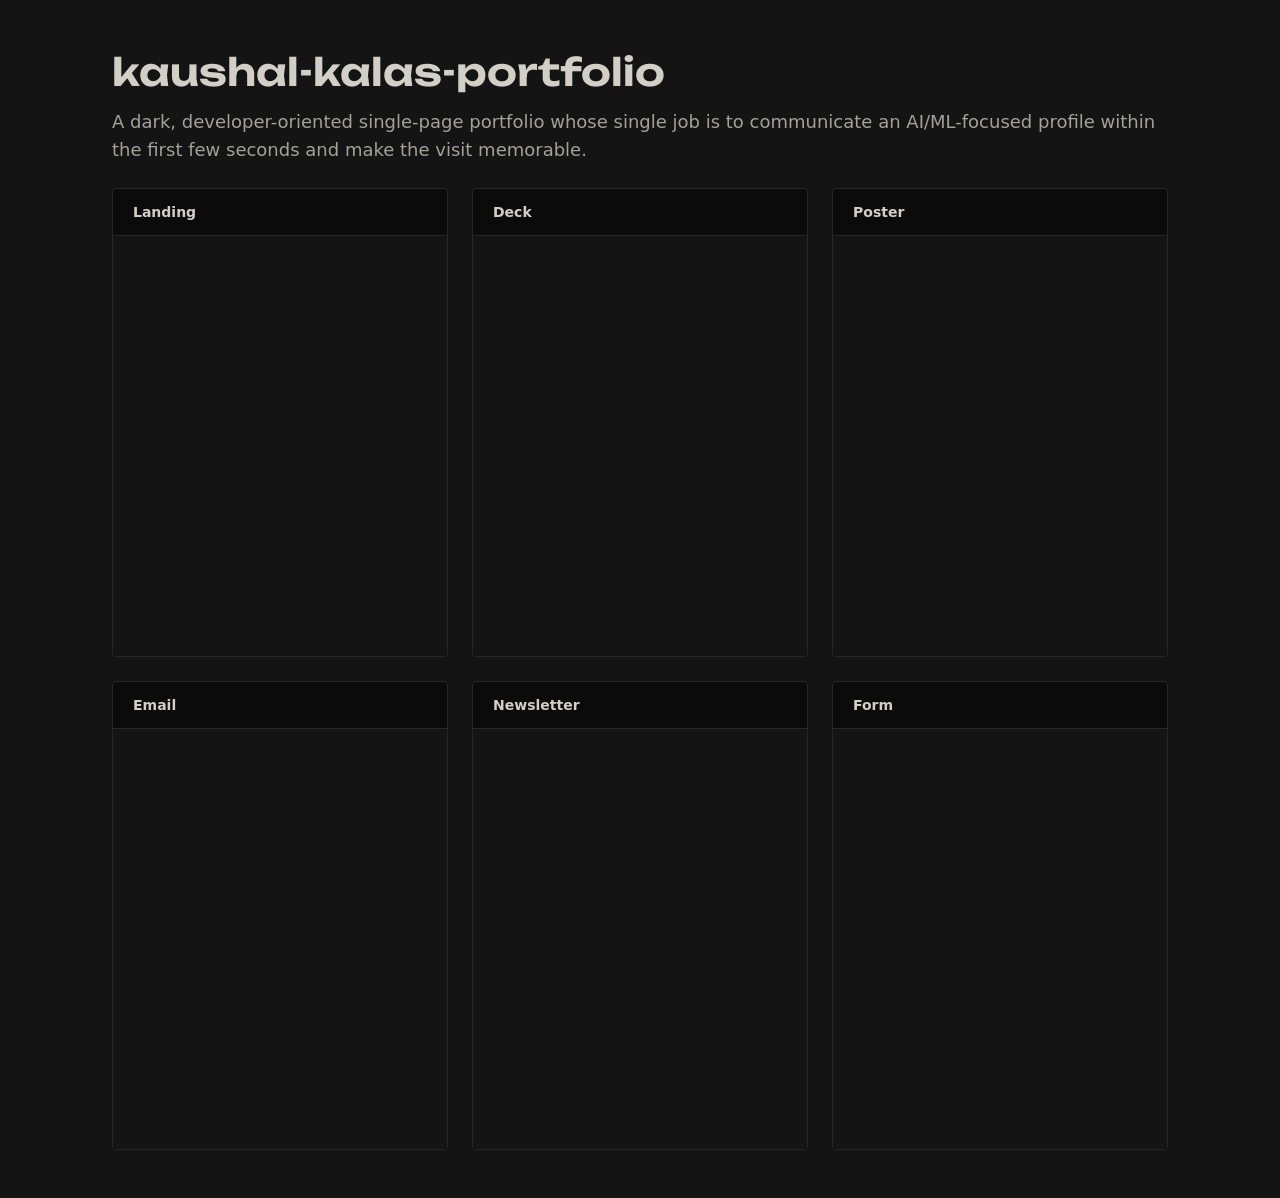
<file: kaushal-kalas-portfolio-Design-System/system/index.html>
<!doctype html>
<html lang="en">
  <head>
<style data-brand-fonts>
@font-face {
  font-family: "Unbounded";
  src: url("../fonts/unbounded-400-900.woff2") format("woff2");
  font-weight: 400 900;
  font-style: normal;
  unicode-range: U+0102-0103, U+0110-0111, U+0128-0129, U+0168-0169, U+01A0-01A1, U+01AF-01B0, U+0300-0301, U+0303-0304, U+0308-0309, U+0323, U+0329, U+1EA0-1EF9, U+20AB;
  font-display: swap;
}
@font-face {
  font-family: "Instrument Sans";
  src: url("../fonts/instrument-sans-400-700.woff2") format("woff2");
  font-weight: 400 700;
  font-style: normal;
  unicode-range: U+0100-02BA, U+02BD-02C5, U+02C7-02CC, U+02CE-02D7, U+02DD-02FF, U+0304, U+0308, U+0329, U+1D00-1DBF, U+1E00-1E9F, U+1EF2-1EFF, U+2020, U+20A0-20AB, U+20AD-20C0, U+2113, U+2C60-2C7F, U+A720-A7FF;
  font-display: swap;
}
@font-face {
  font-family: "JetBrains Mono";
  src: url("../fonts/jetbrains-mono-400-700.woff2") format("woff2");
  font-weight: 400 700;
  font-style: normal;
  unicode-range: U+0102-0103, U+0110-0111, U+0128-0129, U+0168-0169, U+01A0-01A1, U+01AF-01B0, U+0300-0301, U+0303-0304, U+0308-0309, U+0323, U+0329, U+1EA0-1EF9, U+20AB;
  font-display: swap;
}
</style>
    <meta charset="utf-8" />
    <meta name="viewport" content="width=device-width, initial-scale=1" />
    <title>kaushal-kalas-portfolio — Artifacts</title>
    <link rel="preconnect" href="https://fonts.googleapis.com" />
    <link rel="preconnect" href="https://fonts.gstatic.com" crossorigin />
    <link rel="stylesheet" href="https://fonts.googleapis.com/css2?family=Unbounded:wght@400..900&amp;display=swap" />
    <link rel="stylesheet" href="https://fonts.googleapis.com/css2?family=Instrument+Sans:wght@400..700&amp;display=swap" />
    <link rel="stylesheet" href="https://fonts.googleapis.com/css2?family=JetBrains+Mono:wght@400..700&amp;display=swap" />
    <style>
    :root {
      --brand-color-primary: #daa743;
      --brand-color-primary-bg: #281d0d;
      --brand-color-primary-bg-hover: #463212;
      --brand-color-primary-border: #54421f;
      --brand-color-primary-border-hover: #795d29;
      --brand-color-primary-hover: #e7c06b;
      --brand-color-primary-active: #aa8236;
      --brand-color-primary-text: #f8eac1;
      --brand-color-success: #63b336;
      --brand-color-success-bg: #12210c;
      --brand-color-success-border: #2a461b;
      --brand-color-success-hover: #86c95b;
      --brand-color-success-active: #4e8c2c;
      --brand-color-warning: #daa936;
      --brand-color-warning-bg: #291e0b;
      --brand-color-warning-border: #54431b;
      --brand-color-warning-hover: #e7c25d;
      --brand-color-warning-active: #aa842c;
      --brand-color-error: #da6865;
      --brand-color-error-bg: #2a1113;
      --brand-color-error-border: #542c2c;
      --brand-color-error-hover: #e7948f;
      --brand-color-error-active: #aa5250;
      --brand-color-info: #daa743;
      --brand-color-info-bg: #281d0d;
      --brand-color-info-border: #54421f;
      --brand-color-link: #cb953a;
      --brand-color-link-hover: #e2b764;
      --brand-color-link-active: #9e742f;
      --brand-color-text: #d2cfc7;
      --brand-color-text-secondary: #a3a19b;
      --brand-color-text-tertiary: #74736f;
      --brand-color-text-quaternary: #464543;
      --brand-color-fill: #353534;
      --brand-color-fill-secondary: #272726;
      --brand-color-fill-tertiary: #1e1d1e;
      --brand-color-fill-quaternary: #141415;
      --brand-color-bg-layout: #141415;
      --brand-color-bg-container: #0b0b0c;
      --brand-color-bg-elevated: #1e1d1e;
      --brand-color-border: #353534;
      --brand-color-border-secondary: #272726;
      --brand-font-family: 'Instrument Sans', Inter, system-ui, sans-serif, -apple-system, BlinkMacSystemFont, 'Segoe UI', Roboto, 'Helvetica Neue', Arial, 'Noto Sans', sans-serif, 'Apple Color Emoji', 'Segoe UI Emoji', 'Segoe UI Symbol', 'Noto Color Emoji';
      --brand-font-family-code: 'JetBrains Mono', 'SFMono-Regular', Consolas, 'Liberation Mono', Menlo, Courier, monospace;
      --brand-font-size: 14px;
      --brand-font-size-sm: 12px;
      --brand-font-size-lg: 18px;
      --brand-font-size-xl: 22px;
      --brand-font-size-heading-1: 38px;
      --brand-font-size-heading-2: 32px;
      --brand-font-size-heading-3: 26px;
      --brand-font-size-heading-4: 22px;
      --brand-font-size-heading-5: 18px;
      --brand-line-height: 1.5714285714285714;
      --brand-line-height-heading: 1.25;
      --brand-font-weight-strong: 600;
      --brand-size-xxs: 4px;
      --brand-size-xs: 8px;
      --brand-size-sm: 12px;
      --brand-size: 16px;
      --brand-size-md: 20px;
      --brand-size-lg: 24px;
      --brand-size-xl: 32px;
      --brand-size-xxl: 48px;
      --brand-border-radius-xs: 1px;
      --brand-border-radius-sm: 2px;
      --brand-border-radius: 2px;
      --brand-border-radius-lg: 4px;
      --brand-line-width: 1px;
      --brand-control-height-xs: 24px;
      --brand-control-height-sm: 36px;
      --brand-control-height: 48px;
      --brand-control-height-lg: 60px;
      --brand-motion-duration-fast: 0.1s;
      --brand-motion-duration-mid: 0.2s;
      --brand-motion-duration-slow: 0.3s;
      --brand-motion-ease-in-out: cubic-bezier(0.645, 0.045, 0.355, 1);
      --brand-motion-ease-out: cubic-bezier(0.215, 0.61, 0.355, 1);
      --brand-primary-palette-1: #281d0d;
      --brand-primary-palette-2: #463212;
      --brand-primary-palette-3: #54421f;
      --brand-primary-palette-4: #795d29;
      --brand-primary-palette-5: #aa8236;
      --brand-primary-palette-6: #daa743;
      --brand-primary-palette-7: #e7c06b;
      --brand-primary-palette-8: #f3d997;
      --brand-primary-palette-9: #f8eac1;
      --brand-primary-palette-10: #faf7eb;
      --brand-presets-red-1: #fff1f0;
      --brand-presets-red-2: #ffcbc7;
      --brand-presets-red-3: #ffa39e;
      --brand-presets-red-4: #ff7775;
      --brand-presets-red-5: #ff4d50;
      --brand-presets-red-6: #f5222d;
      --brand-presets-red-7: #cf1323;
      --brand-presets-red-8: #a8071a;
      --brand-presets-red-9: #820014;
      --brand-presets-red-10: #5c0011;
      --brand-presets-volcano-1: #fff2e8;
      --brand-presets-volcano-2: #ffd8bf;
      --brand-presets-volcano-3: #ffbb96;
      --brand-presets-volcano-4: #ff9c6e;
      --brand-presets-volcano-5: #ff7a45;
      --brand-presets-volcano-6: #fa541c;
      --brand-presets-volcano-7: #d4380d;
      --brand-presets-volcano-8: #ad2202;
      --brand-presets-volcano-9: #871500;
      --brand-presets-volcano-10: #610c00;
      --brand-presets-orange-1: #fff7e6;
      --brand-presets-orange-2: #ffe7ba;
      --brand-presets-orange-3: #ffd591;
      --brand-presets-orange-4: #ffc069;
      --brand-presets-orange-5: #ffa940;
      --brand-presets-orange-6: #fa8c16;
      --brand-presets-orange-7: #d46b08;
      --brand-presets-orange-8: #ad4e00;
      --brand-presets-orange-9: #873800;
      --brand-presets-orange-10: #612500;
      --brand-presets-gold-1: #fffbe6;
      --brand-presets-gold-2: #fff1b8;
      --brand-presets-gold-3: #ffe58f;
      --brand-presets-gold-4: #ffd666;
      --brand-presets-gold-5: #ffc53d;
      --brand-presets-gold-6: #faad14;
      --brand-presets-gold-7: #d48806;
      --brand-presets-gold-8: #ad6800;
      --brand-presets-gold-9: #874c00;
      --brand-presets-gold-10: #613400;
      --brand-presets-yellow-1: #feffe6;
      --brand-presets-yellow-2: #ffffb8;
      --brand-presets-yellow-3: #fffb8f;
      --brand-presets-yellow-4: #fff566;
      --brand-presets-yellow-5: #ffeb3d;
      --brand-presets-yellow-6: #fadb14;
      --brand-presets-yellow-7: #d4b106;
      --brand-presets-yellow-8: #ad8a00;
      --brand-presets-yellow-9: #876700;
      --brand-presets-yellow-10: #614700;
      --brand-presets-lime-1: #fcffe6;
      --brand-presets-lime-2: #f4ffb8;
      --brand-presets-lime-3: #eaff8f;
      --brand-presets-lime-4: #d3f261;
      --brand-presets-lime-5: #bae637;
      --brand-presets-lime-6: #a0d911;
      --brand-presets-lime-7: #7bb305;
      --brand-presets-lime-8: #5b8c00;
      --brand-presets-lime-9: #3f6600;
      --brand-presets-lime-10: #254000;
      --brand-presets-green-1: #f6ffed;
      --brand-presets-green-2: #d9f7be;
      --brand-presets-green-3: #b6eb8f;
      --brand-presets-green-4: #94de64;
      --brand-presets-green-5: #72d13d;
      --brand-presets-green-6: #52c41a;
      --brand-presets-green-7: #389e0d;
      --brand-presets-green-8: #227804;
      --brand-presets-green-9: #135200;
      --brand-presets-green-10: #092b00;
      --brand-presets-cyan-1: #e6fffb;
      --brand-presets-cyan-2: #b5f5ec;
      --brand-presets-cyan-3: #87e8de;
      --brand-presets-cyan-4: #5cdbd3;
      --brand-presets-cyan-5: #36cfc9;
      --brand-presets-cyan-6: #13c2c2;
      --brand-presets-cyan-7: #08979c;
      --brand-presets-cyan-8: #006d75;
      --brand-presets-cyan-9: #00474f;
      --brand-presets-cyan-10: #002329;
      --brand-presets-blue-1: #e6f4ff;
      --brand-presets-blue-2: #bae0ff;
      --brand-presets-blue-3: #91caff;
      --brand-presets-blue-4: #69b1ff;
      --brand-presets-blue-5: #4096ff;
      --brand-presets-blue-6: #1677ff;
      --brand-presets-blue-7: #0958d9;
      --brand-presets-blue-8: #003eb3;
      --brand-presets-blue-9: #002c8c;
      --brand-presets-blue-10: #001d66;
      --brand-presets-geekblue-1: #f0f5ff;
      --brand-presets-geekblue-2: #d6e4ff;
      --brand-presets-geekblue-3: #adc6ff;
      --brand-presets-geekblue-4: #85a5ff;
      --brand-presets-geekblue-5: #597df7;
      --brand-presets-geekblue-6: #2f54eb;
      --brand-presets-geekblue-7: #1d39c4;
      --brand-presets-geekblue-8: #10229e;
      --brand-presets-geekblue-9: #061178;
      --brand-presets-geekblue-10: #030852;
      --brand-presets-purple-1: #f9f0ff;
      --brand-presets-purple-2: #efdbff;
      --brand-presets-purple-3: #d4adf7;
      --brand-presets-purple-4: #b37feb;
      --brand-presets-purple-5: #9254de;
      --brand-presets-purple-6: #722ed1;
      --brand-presets-purple-7: #531dab;
      --brand-presets-purple-8: #391085;
      --brand-presets-purple-9: #22075e;
      --brand-presets-purple-10: #120338;
      --brand-presets-magenta-1: #fff0f6;
      --brand-presets-magenta-2: #ffd6e7;
      --brand-presets-magenta-3: #ffadd2;
      --brand-presets-magenta-4: #ff85bf;
      --brand-presets-magenta-5: #f759aa;
      --brand-presets-magenta-6: #eb2f96;
      --brand-presets-magenta-7: #c41d7e;
      --brand-presets-magenta-8: #9e1067;
      --brand-presets-magenta-9: #780650;
      --brand-presets-magenta-10: #520339;
      --brand-presets-grey-1: #a6a6a6;
      --brand-presets-grey-2: #999999;
      --brand-presets-grey-3: #8c8c8c;
      --brand-presets-grey-4: #808080;
      --brand-presets-grey-5: #737373;
      --brand-presets-grey-6: #666666;
      --brand-presets-grey-7: #404040;
      --brand-presets-grey-8: #1a1a1a;
      --brand-presets-grey-9: #000000;
      --brand-presets-grey-10: #000000;
    }
      :root { --display-family: Unbounded, 'Space Grotesk', system-ui, sans-serif, var(--brand-font-family); }
      * { box-sizing: border-box; }
      html, body { margin: 0; padding: 0; }
      body {
        font-family: var(--brand-font-family);
        font-size: var(--brand-font-size);
        line-height: var(--brand-line-height);
        color: var(--brand-color-text);
        background: var(--brand-color-bg-layout);
        -webkit-font-smoothing: antialiased;
        text-rendering: optimizeLegibility;
      }
      a { color: var(--brand-color-link); text-decoration: none; }
      h1, h2, h3, h4 {
        margin: 0;
        font-family: var(--display-family);
        line-height: var(--brand-line-height-heading);
        font-weight: var(--brand-font-weight-strong);
        color: var(--brand-color-text);
        overflow-wrap: break-word;
      }
      p { margin: 0; overflow-wrap: break-word; }
      img, svg { max-width: 100%; display: block; }
      .wrap { max-width: 1120px; margin: 0 auto; padding-left: clamp(20px, 4vw, 40px); padding-right: clamp(20px, 4vw, 40px); }
      .kicker {
        display: block;
        text-transform: uppercase;
        letter-spacing: 0.14em;
        font-size: var(--brand-font-size-sm);
        font-weight: var(--brand-font-weight-strong);
        color: var(--brand-color-primary);
        margin-bottom: var(--brand-size-sm);
      }
      .clamp-2, .clamp-3 { display: -webkit-box; -webkit-box-orient: vertical; overflow: hidden; }
      .clamp-2 { -webkit-line-clamp: 2; }
      .clamp-3 { -webkit-line-clamp: 3; }
      a[role="button"]{transition:filter .15s ease,transform .15s ease}
a[role="button"]:hover{filter:brightness(1.07)}
a[role="button"]:active{filter:brightness(.95);transform:translateY(0.5px)}
input:focus,textarea:focus,select:focus{border-color:var(--brand-color-primary)!important;box-shadow:0 0 0 3px var(--brand-color-primary-bg);outline:none}
details.kit-acc>summary{list-style:none;cursor:pointer}
details.kit-acc>summary::-webkit-details-marker{display:none}
details.kit-acc .kit-acc-icon{transition:transform .18s ease}
details.kit-acc[open] .kit-acc-icon{transform:rotate(45deg)}
      
    </style>
  </head>
  <body>
    <header style="max-width:1120px;margin:0 auto;padding:var(--brand-size-xxl) var(--brand-size-xl) var(--brand-size-lg);">
      <h1 style="font-size:var(--brand-font-size-heading-1);margin-bottom:var(--brand-size-sm);">kaushal-kalas-portfolio</h1>
      <p style="color:var(--brand-color-text-secondary);font-size:var(--brand-font-size-lg);">A dark, developer-oriented single-page portfolio whose single job is to communicate an AI/ML-focused profile within the first few seconds and make the visit memorable.</p>
    </header>
    <section style="max-width:1120px;margin:0 auto;padding:0 var(--brand-size-xl) var(--brand-size-xxl);display:grid;grid-template-columns:repeat(auto-fit,minmax(280px,1fr));gap:var(--brand-size-lg);">
      <figure style="margin:0;background:var(--brand-color-bg-container);border:var(--brand-line-width) solid var(--brand-color-border-secondary);border-radius:var(--brand-border-radius-lg);overflow:hidden;">
        <figcaption style="padding:var(--brand-size-sm) var(--brand-size-md);font-weight:var(--brand-font-weight-strong);border-bottom:var(--brand-line-width) solid var(--brand-color-border-secondary);text-transform:capitalize;">landing</figcaption>
        <div style="height:420px;overflow:hidden;background:var(--brand-color-bg-layout);">
          <iframe
            srcdoc="&lt;!doctype html&gt;
&lt;html lang=&quot;en&quot;&gt;
  &lt;head&gt;
&lt;style data-brand-fonts&gt;
@font-face {
  font-family: &quot;Unbounded&quot;;
  src: url(&quot;../fonts/unbounded-400-900.woff2&quot;) format(&quot;woff2&quot;);
  font-weight: 400 900;
  font-style: normal;
  unicode-range: U+0102-0103, U+0110-0111, U+0128-0129, U+0168-0169, U+01A0-01A1, U+01AF-01B0, U+0300-0301, U+0303-0304, U+0308-0309, U+0323, U+0329, U+1EA0-1EF9, U+20AB;
  font-display: swap;
}
@font-face {
  font-family: &quot;Instrument Sans&quot;;
  src: url(&quot;../fonts/instrument-sans-400-700.woff2&quot;) format(&quot;woff2&quot;);
  font-weight: 400 700;
  font-style: normal;
  unicode-range: U+0100-02BA, U+02BD-02C5, U+02C7-02CC, U+02CE-02D7, U+02DD-02FF, U+0304, U+0308, U+0329, U+1D00-1DBF, U+1E00-1E9F, U+1EF2-1EFF, U+2020, U+20A0-20AB, U+20AD-20C0, U+2113, U+2C60-2C7F, U+A720-A7FF;
  font-display: swap;
}
@font-face {
  font-family: &quot;JetBrains Mono&quot;;
  src: url(&quot;../fonts/jetbrains-mono-400-700.woff2&quot;) format(&quot;woff2&quot;);
  font-weight: 400 700;
  font-style: normal;
  unicode-range: U+0102-0103, U+0110-0111, U+0128-0129, U+0168-0169, U+01A0-01A1, U+01AF-01B0, U+0300-0301, U+0303-0304, U+0308-0309, U+0323, U+0329, U+1EA0-1EF9, U+20AB;
  font-display: swap;
}
&lt;/style&gt;
    &lt;meta charset=&quot;utf-8&quot; /&gt;
    &lt;meta name=&quot;viewport&quot; content=&quot;width=device-width, initial-scale=1&quot; /&gt;
    &lt;title&gt;kaushal-kalas-portfolio — A dark, developer-oriented single-page portfolio whose single job is to communicate an AI/ML-focused profile within the first few seconds and make the visit memorable.&lt;/title&gt;
    &lt;link rel=&quot;preconnect&quot; href=&quot;https://fonts.googleapis.com&quot; /&gt;
    &lt;link rel=&quot;preconnect&quot; href=&quot;https://fonts.gstatic.com&quot; crossorigin /&gt;
    &lt;link rel=&quot;stylesheet&quot; href=&quot;https://fonts.googleapis.com/css2?family=Unbounded:wght@400..900&amp;amp;display=swap&quot; /&gt;
    &lt;link rel=&quot;stylesheet&quot; href=&quot;https://fonts.googleapis.com/css2?family=Instrument+Sans:wght@400..700&amp;amp;display=swap&quot; /&gt;
    &lt;link rel=&quot;stylesheet&quot; href=&quot;https://fonts.googleapis.com/css2?family=JetBrains+Mono:wght@400..700&amp;amp;display=swap&quot; /&gt;
    &lt;style&gt;
    :root {
      --brand-color-primary: #daa743;
      --brand-color-primary-bg: #281d0d;
      --brand-color-primary-bg-hover: #463212;
      --brand-color-primary-border: #54421f;
      --brand-color-primary-border-hover: #795d29;
      --brand-color-primary-hover: #e7c06b;
      --brand-color-primary-active: #aa8236;
      --brand-color-primary-text: #f8eac1;
      --brand-color-success: #63b336;
      --brand-color-success-bg: #12210c;
      --brand-color-success-border: #2a461b;
      --brand-color-success-hover: #86c95b;
      --brand-color-success-active: #4e8c2c;
      --brand-color-warning: #daa936;
      --brand-color-warning-bg: #291e0b;
      --brand-color-warning-border: #54431b;
      --brand-color-warning-hover: #e7c25d;
      --brand-color-warning-active: #aa842c;
      --brand-color-error: #da6865;
      --brand-color-error-bg: #2a1113;
      --brand-color-error-border: #542c2c;
      --brand-color-error-hover: #e7948f;
      --brand-color-error-active: #aa5250;
      --brand-color-info: #daa743;
      --brand-color-info-bg: #281d0d;
      --brand-color-info-border: #54421f;
      --brand-color-link: #cb953a;
      --brand-color-link-hover: #e2b764;
      --brand-color-link-active: #9e742f;
      --brand-color-text: #d2cfc7;
      --brand-color-text-secondary: #a3a19b;
      --brand-color-text-tertiary: #74736f;
      --brand-color-text-quaternary: #464543;
      --brand-color-fill: #353534;
      --brand-color-fill-secondary: #272726;
      --brand-color-fill-tertiary: #1e1d1e;
      --brand-color-fill-quaternary: #141415;
      --brand-color-bg-layout: #141415;
      --brand-color-bg-container: #0b0b0c;
      --brand-color-bg-elevated: #1e1d1e;
      --brand-color-border: #353534;
      --brand-color-border-secondary: #272726;
      --brand-font-family: 'Instrument Sans', Inter, system-ui, sans-serif, -apple-system, BlinkMacSystemFont, 'Segoe UI', Roboto, 'Helvetica Neue', Arial, 'Noto Sans', sans-serif, 'Apple Color Emoji', 'Segoe UI Emoji', 'Segoe UI Symbol', 'Noto Color Emoji';
      --brand-font-family-code: 'JetBrains Mono', 'SFMono-Regular', Consolas, 'Liberation Mono', Menlo, Courier, monospace;
      --brand-font-size: 14px;
      --brand-font-size-sm: 12px;
      --brand-font-size-lg: 18px;
      --brand-font-size-xl: 22px;
      --brand-font-size-heading-1: 38px;
      --brand-font-size-heading-2: 32px;
      --brand-font-size-heading-3: 26px;
      --brand-font-size-heading-4: 22px;
      --brand-font-size-heading-5: 18px;
      --brand-line-height: 1.5714285714285714;
      --brand-line-height-heading: 1.25;
      --brand-font-weight-strong: 600;
      --brand-size-xxs: 4px;
      --brand-size-xs: 8px;
      --brand-size-sm: 12px;
      --brand-size: 16px;
      --brand-size-md: 20px;
      --brand-size-lg: 24px;
      --brand-size-xl: 32px;
      --brand-size-xxl: 48px;
      --brand-border-radius-xs: 1px;
      --brand-border-radius-sm: 2px;
      --brand-border-radius: 2px;
      --brand-border-radius-lg: 4px;
      --brand-line-width: 1px;
      --brand-control-height-xs: 24px;
      --brand-control-height-sm: 36px;
      --brand-control-height: 48px;
      --brand-control-height-lg: 60px;
      --brand-motion-duration-fast: 0.1s;
      --brand-motion-duration-mid: 0.2s;
      --brand-motion-duration-slow: 0.3s;
      --brand-motion-ease-in-out: cubic-bezier(0.645, 0.045, 0.355, 1);
      --brand-motion-ease-out: cubic-bezier(0.215, 0.61, 0.355, 1);
      --brand-primary-palette-1: #281d0d;
      --brand-primary-palette-2: #463212;
      --brand-primary-palette-3: #54421f;
      --brand-primary-palette-4: #795d29;
      --brand-primary-palette-5: #aa8236;
      --brand-primary-palette-6: #daa743;
      --brand-primary-palette-7: #e7c06b;
      --brand-primary-palette-8: #f3d997;
      --brand-primary-palette-9: #f8eac1;
      --brand-primary-palette-10: #faf7eb;
      --brand-presets-red-1: #fff1f0;
      --brand-presets-red-2: #ffcbc7;
      --brand-presets-red-3: #ffa39e;
      --brand-presets-red-4: #ff7775;
      --brand-presets-red-5: #ff4d50;
      --brand-presets-red-6: #f5222d;
      --brand-presets-red-7: #cf1323;
      --brand-presets-red-8: #a8071a;
      --brand-presets-red-9: #820014;
      --brand-presets-red-10: #5c0011;
      --brand-presets-volcano-1: #fff2e8;
      --brand-presets-volcano-2: #ffd8bf;
      --brand-presets-volcano-3: #ffbb96;
      --brand-presets-volcano-4: #ff9c6e;
      --brand-presets-volcano-5: #ff7a45;
      --brand-presets-volcano-6: #fa541c;
      --brand-presets-volcano-7: #d4380d;
      --brand-presets-volcano-8: #ad2202;
      --brand-presets-volcano-9: #871500;
      --brand-presets-volcano-10: #610c00;
      --brand-presets-orange-1: #fff7e6;
      --brand-presets-orange-2: #ffe7ba;
      --brand-presets-orange-3: #ffd591;
      --brand-presets-orange-4: #ffc069;
      --brand-presets-orange-5: #ffa940;
      --brand-presets-orange-6: #fa8c16;
      --brand-presets-orange-7: #d46b08;
      --brand-presets-orange-8: #ad4e00;
      --brand-presets-orange-9: #873800;
      --brand-presets-orange-10: #612500;
      --brand-presets-gold-1: #fffbe6;
      --brand-presets-gold-2: #fff1b8;
      --brand-presets-gold-3: #ffe58f;
      --brand-presets-gold-4: #ffd666;
      --brand-presets-gold-5: #ffc53d;
      --brand-presets-gold-6: #faad14;
      --brand-presets-gold-7: #d48806;
      --brand-presets-gold-8: #ad6800;
      --brand-presets-gold-9: #874c00;
      --brand-presets-gold-10: #613400;
      --brand-presets-yellow-1: #feffe6;
      --brand-presets-yellow-2: #ffffb8;
      --brand-presets-yellow-3: #fffb8f;
      --brand-presets-yellow-4: #fff566;
      --brand-presets-yellow-5: #ffeb3d;
      --brand-presets-yellow-6: #fadb14;
      --brand-presets-yellow-7: #d4b106;
      --brand-presets-yellow-8: #ad8a00;
      --brand-presets-yellow-9: #876700;
      --brand-presets-yellow-10: #614700;
      --brand-presets-lime-1: #fcffe6;
      --brand-presets-lime-2: #f4ffb8;
      --brand-presets-lime-3: #eaff8f;
      --brand-presets-lime-4: #d3f261;
      --brand-presets-lime-5: #bae637;
      --brand-presets-lime-6: #a0d911;
      --brand-presets-lime-7: #7bb305;
      --brand-presets-lime-8: #5b8c00;
      --brand-presets-lime-9: #3f6600;
      --brand-presets-lime-10: #254000;
      --brand-presets-green-1: #f6ffed;
      --brand-presets-green-2: #d9f7be;
      --brand-presets-green-3: #b6eb8f;
      --brand-presets-green-4: #94de64;
      --brand-presets-green-5: #72d13d;
      --brand-presets-green-6: #52c41a;
      --brand-presets-green-7: #389e0d;
      --brand-presets-green-8: #227804;
      --brand-presets-green-9: #135200;
      --brand-presets-green-10: #092b00;
      --brand-presets-cyan-1: #e6fffb;
      --brand-presets-cyan-2: #b5f5ec;
      --brand-presets-cyan-3: #87e8de;
      --brand-presets-cyan-4: #5cdbd3;
      --brand-presets-cyan-5: #36cfc9;
      --brand-presets-cyan-6: #13c2c2;
      --brand-presets-cyan-7: #08979c;
      --brand-presets-cyan-8: #006d75;
      --brand-presets-cyan-9: #00474f;
      --brand-presets-cyan-10: #002329;
      --brand-presets-blue-1: #e6f4ff;
      --brand-presets-blue-2: #bae0ff;
      --brand-presets-blue-3: #91caff;
      --brand-presets-blue-4: #69b1ff;
      --brand-presets-blue-5: #4096ff;
      --brand-presets-blue-6: #1677ff;
      --brand-presets-blue-7: #0958d9;
      --brand-presets-blue-8: #003eb3;
      --brand-presets-blue-9: #002c8c;
      --brand-presets-blue-10: #001d66;
      --brand-presets-geekblue-1: #f0f5ff;
      --brand-presets-geekblue-2: #d6e4ff;
      --brand-presets-geekblue-3: #adc6ff;
      --brand-presets-geekblue-4: #85a5ff;
      --brand-presets-geekblue-5: #597df7;
      --brand-presets-geekblue-6: #2f54eb;
      --brand-presets-geekblue-7: #1d39c4;
      --brand-presets-geekblue-8: #10229e;
      --brand-presets-geekblue-9: #061178;
      --brand-presets-geekblue-10: #030852;
      --brand-presets-purple-1: #f9f0ff;
      --brand-presets-purple-2: #efdbff;
      --brand-presets-purple-3: #d4adf7;
      --brand-presets-purple-4: #b37feb;
      --brand-presets-purple-5: #9254de;
      --brand-presets-purple-6: #722ed1;
      --brand-presets-purple-7: #531dab;
      --brand-presets-purple-8: #391085;
      --brand-presets-purple-9: #22075e;
      --brand-presets-purple-10: #120338;
      --brand-presets-magenta-1: #fff0f6;
      --brand-presets-magenta-2: #ffd6e7;
      --brand-presets-magenta-3: #ffadd2;
      --brand-presets-magenta-4: #ff85bf;
      --brand-presets-magenta-5: #f759aa;
      --brand-presets-magenta-6: #eb2f96;
      --brand-presets-magenta-7: #c41d7e;
      --brand-presets-magenta-8: #9e1067;
      --brand-presets-magenta-9: #780650;
      --brand-presets-magenta-10: #520339;
      --brand-presets-grey-1: #a6a6a6;
      --brand-presets-grey-2: #999999;
      --brand-presets-grey-3: #8c8c8c;
      --brand-presets-grey-4: #808080;
      --brand-presets-grey-5: #737373;
      --brand-presets-grey-6: #666666;
      --brand-presets-grey-7: #404040;
      --brand-presets-grey-8: #1a1a1a;
      --brand-presets-grey-9: #000000;
      --brand-presets-grey-10: #000000;
    }
      :root { --display-family: Unbounded, 'Space Grotesk', system-ui, sans-serif, var(--brand-font-family); }
      * { box-sizing: border-box; }
      html, body { margin: 0; padding: 0; }
      body {
        font-family: var(--brand-font-family);
        font-size: var(--brand-font-size);
        line-height: var(--brand-line-height);
        color: var(--brand-color-text);
        background: var(--brand-color-bg-layout);
        -webkit-font-smoothing: antialiased;
        text-rendering: optimizeLegibility;
      }
      a { color: var(--brand-color-link); text-decoration: none; }
      h1, h2, h3, h4 {
        margin: 0;
        font-family: var(--display-family);
        line-height: var(--brand-line-height-heading);
        font-weight: var(--brand-font-weight-strong);
        color: var(--brand-color-text);
        overflow-wrap: break-word;
      }
      p { margin: 0; overflow-wrap: break-word; }
      img, svg { max-width: 100%; display: block; }
      .wrap { max-width: 1120px; margin: 0 auto; padding-left: clamp(20px, 4vw, 40px); padding-right: clamp(20px, 4vw, 40px); }
      .kicker {
        display: block;
        text-transform: uppercase;
        letter-spacing: 0.14em;
        font-size: var(--brand-font-size-sm);
        font-weight: var(--brand-font-weight-strong);
        color: var(--brand-color-primary);
        margin-bottom: var(--brand-size-sm);
      }
      .clamp-2, .clamp-3 { display: -webkit-box; -webkit-box-orient: vertical; overflow: hidden; }
      .clamp-2 { -webkit-line-clamp: 2; }
      .clamp-3 { -webkit-line-clamp: 3; }
      a[role=&quot;button&quot;]{transition:filter .15s ease,transform .15s ease}
a[role=&quot;button&quot;]:hover{filter:brightness(1.07)}
a[role=&quot;button&quot;]:active{filter:brightness(.95);transform:translateY(0.5px)}
input:focus,textarea:focus,select:focus{border-color:var(--brand-color-primary)!important;box-shadow:0 0 0 3px var(--brand-color-primary-bg);outline:none}
details.kit-acc&gt;summary{list-style:none;cursor:pointer}
details.kit-acc&gt;summary::-webkit-details-marker{display:none}
details.kit-acc .kit-acc-icon{transition:transform .18s ease}
details.kit-acc[open] .kit-acc-icon{transform:rotate(45deg)}
      
      .nav-links { display: flex; gap: 28px; align-items: center; color: var(--brand-color-text-secondary); }
      .nav-links a { color: var(--brand-color-text-secondary); transition: color .15s ease; }
      .nav-links a:hover { color: var(--brand-color-text); }
      @media (max-width: 820px) { .nav-links { display: none; } }
      .section { padding: clamp(64px, 9vw, 104px) 0; }
      .section-head { max-width: 680px; margin: 0 auto 48px; text-align: center; }
      .pillars { display: grid; grid-template-columns: repeat(3, 1fr); gap: clamp(16px, 2vw, 24px); }
      @media (max-width: 880px) { .pillars { grid-template-columns: 1fr; } }
      .grid-3 { display: grid; grid-template-columns: repeat(auto-fit, minmax(280px, 1fr)); gap: 20px; align-items: stretch; }
      .problem-grid { display: grid; grid-template-columns: repeat(3, 1fr); gap: clamp(14px, 1.8vw, 20px); }
      @media (max-width: 880px) { .problem-grid { grid-template-columns: 1fr; } }
      .zig { display: grid; grid-template-columns: 1fr 1fr; gap: clamp(32px, 5vw, 72px); align-items: center; }
      .zig + .zig { margin-top: clamp(48px, 7vw, 96px); }
      @media (max-width: 880px) { .zig { grid-template-columns: 1fr; gap: 28px; } .zig .zig-visual { order: -1; } }
      .footer-cols { display: grid; grid-template-columns: 2fr 1fr 1fr 1fr; gap: 32px; }
      @media (max-width: 760px) { .footer-cols { grid-template-columns: 1fr 1fr; } }
      .mock-grid { display: grid; grid-template-columns: 200px minmax(0, 1fr); min-height: 300px; }
      @media (max-width: 720px) { .mock-grid { grid-template-columns: minmax(0, 1fr); } .mock-side { display: none; } }
      .hero-trust { display: flex; align-items: center; justify-content: center; gap: 10px; flex-wrap: wrap; }

    &lt;/style&gt;
  &lt;/head&gt;
  &lt;body&gt;
    &lt;header style=&quot;position:sticky;top:0;z-index:20;background:color-mix(in srgb, var(--brand-color-bg-container) 86%, transparent);backdrop-filter:blur(12px);border-bottom:var(--brand-line-width) solid var(--brand-color-border-secondary);&quot;&gt;
      &lt;div class=&quot;wrap&quot; style=&quot;display:flex;align-items:center;justify-content:space-between;height:64px;gap:var(--brand-size-lg);&quot;&gt;
        &lt;span style=&quot;font-family:var(--display-family);font-weight:var(--brand-font-weight-strong);font-size:var(--brand-font-size-lg);letter-spacing:-0.01em;color:var(--brand-color-text);white-space:nowrap;&quot;&gt;kaushal-kalas-portfolio&lt;/span&gt;
        &lt;nav class=&quot;nav-links&quot;&gt;
          &lt;a href=&quot;#how&quot;&gt;How it works&lt;/a&gt;
          &lt;a href=&quot;#features&quot;&gt;Features&lt;/a&gt;
          &lt;a href=&quot;#pricing&quot;&gt;Pricing&lt;/a&gt;
          &lt;a href=&quot;#faq&quot;&gt;FAQ&lt;/a&gt;
        &lt;/nav&gt;
        &lt;div style=&quot;display:flex;gap:var(--brand-size-sm);align-items:center;&quot;&gt;
          &lt;a role=&quot;button&quot; tabindex=&quot;0&quot; style=&quot;display:inline-flex;align-items:center;justify-content:center;box-sizing:border-box;cursor:pointer;white-space:nowrap;user-select:none;font-family:var(--brand-font-family);font-weight:var(--brand-font-weight-strong);line-height:1;text-decoration:none;transition:all var(--brand-motion-duration-mid) var(--brand-motion-ease-in-out);height:var(--brand-control-height-sm);padding:0 var(--brand-size-xs);font-size:var(--brand-font-size-sm);border-radius:var(--brand-border-radius);border:var(--brand-line-width) solid transparent;background:transparent;color:var(--brand-color-text);border-color:transparent&quot;&gt;Sign in&lt;/a&gt;
          &lt;a role=&quot;button&quot; tabindex=&quot;0&quot; style=&quot;display:inline-flex;align-items:center;justify-content:center;box-sizing:border-box;cursor:pointer;white-space:nowrap;user-select:none;font-family:var(--brand-font-family);font-weight:var(--brand-font-weight-strong);line-height:1;text-decoration:none;transition:all var(--brand-motion-duration-mid) var(--brand-motion-ease-in-out);height:var(--brand-control-height-sm);padding:0 var(--brand-size-xs);font-size:var(--brand-font-size-sm);border-radius:var(--brand-border-radius);border:var(--brand-line-width) solid transparent;background:var(--brand-color-primary);color:#fff;border-color:var(--brand-color-primary);box-shadow:0 2px 0 var(--brand-color-primary-bg)&quot;&gt;Get started free&lt;/a&gt;
        &lt;/div&gt;
      &lt;/div&gt;
    &lt;/header&gt;

    &lt;!-- 2 · HERO — the 5-piece value prop --&gt;
    &lt;main&gt;
    &lt;section class=&quot;wrap&quot; style=&quot;padding-top:clamp(56px, 9vw, 108px);text-align:center;&quot;&gt;
      &lt;div style=&quot;max-width:860px;margin:0 auto;&quot;&gt;
        &lt;span style=&quot;display:inline-flex;align-items:center;height:var(--brand-control-height-sm);padding:0 var(--brand-size-xs);font-family:var(--brand-font-family);font-size:var(--brand-font-size-sm);line-height:1;color:var(--brand-color-primary);background:var(--brand-color-primary-bg);border:var(--brand-line-width) solid var(--brand-color-primary-border);border-radius:var(--brand-border-radius-sm)&quot;&gt;Quiet · Technical · Restrained&lt;/span&gt;
        &lt;h1 style=&quot;font-size:clamp(36px, 5.6vw, 64px);letter-spacing:-0.025em;line-height:1.06;margin:var(--brand-size-lg) auto var(--brand-size-md);max-width:18ch;&quot;&gt;A dark, developer-oriented single-page portfolio whose single job is to communicate an AI/ML-focused profile within the first few seconds and make the visit memorable.&lt;/h1&gt;
        &lt;p style=&quot;font-size:var(--brand-font-size-xl);color:var(--brand-color-text-secondary);max-width:62ch;margin:0 auto var(--brand-size-xl);line-height:1.5;&quot;&gt;A dark, developer-oriented single-page portfolio for AI/ML developer Kaushal Kalas. Near-black ink canvas, a single warm amber-gold voltage, and an amber phosphor Debian-style terminal as the signature artifact. Every section wears a $-command eyebrow that maps 1:1 to a working terminal command — the page is the terminal's manual, and the terminal is a shortcut for the page. Structure comes from 1px hairlines dividing dark bands from darker bands, not from stacked shadows; elevation is capped at one shadow tier plus a single terminal glow. Display restraint is the personality of the page.&lt;/p&gt;
        &lt;div style=&quot;display:flex;gap:var(--brand-size-sm);justify-content:center;flex-wrap:wrap;&quot;&gt;
          &lt;a role=&quot;button&quot; tabindex=&quot;0&quot; style=&quot;display:inline-flex;align-items:center;justify-content:center;box-sizing:border-box;cursor:pointer;white-space:nowrap;user-select:none;font-family:var(--brand-font-family);font-weight:var(--brand-font-weight-strong);line-height:1;text-decoration:none;transition:all var(--brand-motion-duration-mid) var(--brand-motion-ease-in-out);height:var(--brand-control-height-lg);padding:0 var(--brand-size-lg);font-size:var(--brand-font-size-lg);border-radius:var(--brand-border-radius);border:var(--brand-line-width) solid transparent;background:var(--brand-color-primary);color:#fff;border-color:var(--brand-color-primary);box-shadow:0 2px 0 var(--brand-color-primary-bg)&quot;&gt;Get started free&lt;/a&gt;
          &lt;a role=&quot;button&quot; tabindex=&quot;0&quot; style=&quot;display:inline-flex;align-items:center;justify-content:center;box-sizing:border-box;cursor:pointer;white-space:nowrap;user-select:none;font-family:var(--brand-font-family);font-weight:var(--brand-font-weight-strong);line-height:1;text-decoration:none;transition:all var(--brand-motion-duration-mid) var(--brand-motion-ease-in-out);height:var(--brand-control-height-lg);padding:0 var(--brand-size-lg);font-size:var(--brand-font-size-lg);border-radius:var(--brand-border-radius);border:var(--brand-line-width) solid transparent;background:var(--brand-color-bg-container);color:var(--brand-color-text);border-color:var(--brand-color-border)&quot;&gt;See how it works&lt;/a&gt;
        &lt;/div&gt;
        &lt;p style=&quot;margin-top:var(--brand-size-md);font-size:var(--brand-font-size-sm);color:var(--brand-color-text-tertiary);&quot;&gt;Free plan · No credit card · 2-minute setup&lt;/p&gt;
      &lt;/div&gt;
      &lt;div style=&quot;max-width:980px;margin:clamp(40px, 6vw, 68px) auto 0;&quot;&gt;
      &lt;div style=&quot;border:var(--brand-line-width) solid var(--brand-color-border-secondary);border-radius:14px;overflow:hidden;background:var(--brand-color-bg-container);box-shadow:0 32px 80px -24px var(--brand-color-fill-secondary);&quot;&gt;
        &lt;div style=&quot;display:flex;align-items:center;gap:8px;padding:12px 16px;border-bottom:var(--brand-line-width) solid var(--brand-color-border-secondary);background:var(--brand-color-fill-quaternary);&quot;&gt;
          &lt;span style=&quot;width:10px;height:10px;border-radius:50%;background:var(--brand-color-error);opacity:.55;&quot;&gt;&lt;/span&gt;
          &lt;span style=&quot;width:10px;height:10px;border-radius:50%;background:var(--brand-color-warning);opacity:.55;&quot;&gt;&lt;/span&gt;
          &lt;span style=&quot;width:10px;height:10px;border-radius:50%;background:var(--brand-color-success);opacity:.55;&quot;&gt;&lt;/span&gt;
          &lt;span style=&quot;flex:1;max-width:380px;margin-left:12px;height:22px;border-radius:11px;background:var(--brand-color-fill-tertiary);display:flex;align-items:center;padding:0 12px;font-size:11px;color:var(--brand-color-text-quaternary);overflow:hidden;white-space:nowrap;&quot;&gt;kaushal-kalas-portfolio&lt;/span&gt;
        &lt;/div&gt;
        &lt;div class=&quot;mock-grid&quot;&gt;
          &lt;div class=&quot;mock-side&quot; style=&quot;border-right:var(--brand-line-width) solid var(--brand-color-border-secondary);padding:16px 12px;display:flex;flex-direction:column;gap:4px;&quot;&gt;
            &lt;div style=&quot;display:flex;align-items:center;gap:8px;padding:7px 10px;border-radius:var(--brand-border-radius-sm);background:var(--brand-color-primary-bg);&quot;&gt;
      &lt;div style=&quot;width:14px;height:14px;border-radius:4px;background:var(--brand-color-primary);&quot;&gt;&lt;/div&gt;
      &lt;div style=&quot;width:64%;height:8px;border-radius:5px;background:var(--brand-color-fill-secondary);&quot;&gt;&lt;/div&gt;
    &lt;/div&gt;&lt;div style=&quot;display:flex;align-items:center;gap:8px;padding:7px 10px;border-radius:var(--brand-border-radius-sm);&quot;&gt;
      &lt;div style=&quot;width:14px;height:14px;border-radius:4px;background:var(--brand-color-fill);&quot;&gt;&lt;/div&gt;
      &lt;div style=&quot;width:52%;height:8px;border-radius:5px;background:var(--brand-color-fill-secondary);&quot;&gt;&lt;/div&gt;
    &lt;/div&gt;&lt;div style=&quot;display:flex;align-items:center;gap:8px;padding:7px 10px;border-radius:var(--brand-border-radius-sm);&quot;&gt;
      &lt;div style=&quot;width:14px;height:14px;border-radius:4px;background:var(--brand-color-fill);&quot;&gt;&lt;/div&gt;
      &lt;div style=&quot;width:52%;height:8px;border-radius:5px;background:var(--brand-color-fill-secondary);&quot;&gt;&lt;/div&gt;
    &lt;/div&gt;&lt;div style=&quot;display:flex;align-items:center;gap:8px;padding:7px 10px;border-radius:var(--brand-border-radius-sm);&quot;&gt;
      &lt;div style=&quot;width:14px;height:14px;border-radius:4px;background:var(--brand-color-fill);&quot;&gt;&lt;/div&gt;
      &lt;div style=&quot;width:52%;height:8px;border-radius:5px;background:var(--brand-color-fill-secondary);&quot;&gt;&lt;/div&gt;
    &lt;/div&gt;
          &lt;/div&gt;
          &lt;div style=&quot;padding:20px;display:flex;flex-direction:column;gap:16px;min-width:0;&quot;&gt;
            &lt;div style=&quot;display:flex;justify-content:space-between;align-items:center;gap:12px;flex-wrap:wrap;&quot;&gt;
              &lt;div style=&quot;width:180px;height:14px;border-radius:5px;background:var(--brand-color-fill-secondary);&quot;&gt;&lt;/div&gt;
              &lt;div style=&quot;width:96px;height:28px;border-radius:var(--brand-border-radius);background:var(--brand-color-primary);&quot;&gt;&lt;/div&gt;
            &lt;/div&gt;
            &lt;div style=&quot;display:grid;grid-template-columns:1.4fr 1fr;gap:16px;flex:1;&quot;&gt;
              &lt;div style=&quot;border:var(--brand-line-width) solid var(--brand-color-border-secondary);border-radius:var(--brand-border-radius-lg);padding:16px;display:flex;align-items:flex-end;gap:8px;min-height:160px;&quot;&gt;&lt;div style=&quot;flex:1;height:42%;border-radius:4px 4px 0 0;background:var(--brand-primary-palette-4);&quot;&gt;&lt;/div&gt;&lt;div style=&quot;flex:1;height:68%;border-radius:4px 4px 0 0;background:var(--brand-primary-palette-5);&quot;&gt;&lt;/div&gt;&lt;div style=&quot;flex:1;height:54%;border-radius:4px 4px 0 0;background:var(--brand-primary-palette-6);&quot;&gt;&lt;/div&gt;&lt;div style=&quot;flex:1;height:82%;border-radius:4px 4px 0 0;background:var(--brand-primary-palette-7);&quot;&gt;&lt;/div&gt;&lt;div style=&quot;flex:1;height:64%;border-radius:4px 4px 0 0;background:var(--brand-primary-palette-4);&quot;&gt;&lt;/div&gt;&lt;div style=&quot;flex:1;height:96%;border-radius:4px 4px 0 0;background:var(--brand-primary-palette-5);&quot;&gt;&lt;/div&gt;&lt;div style=&quot;flex:1;height:72%;border-radius:4px 4px 0 0;background:var(--brand-primary-palette-6);&quot;&gt;&lt;/div&gt;&lt;div style=&quot;flex:1;height:58%;border-radius:4px 4px 0 0;background:var(--brand-primary-palette-7);&quot;&gt;&lt;/div&gt;&lt;/div&gt;
              &lt;div style=&quot;display:flex;flex-direction:column;gap:12px;&quot;&gt;
                &lt;div style=&quot;border:var(--brand-line-width) solid var(--brand-color-border-secondary);border-radius:var(--brand-border-radius-lg);padding:14px;display:flex;flex-direction:column;gap:8px;&quot;&gt;&lt;div style=&quot;width:40%;height:8px;border-radius:5px;background:var(--brand-color-fill-secondary);&quot;&gt;&lt;/div&gt;&lt;div style=&quot;width:70%;height:14px;border-radius:5px;background:var(--brand-color-fill-secondary);&quot;&gt;&lt;/div&gt;&lt;/div&gt;
                &lt;div style=&quot;border:var(--brand-line-width) solid var(--brand-color-border-secondary);border-radius:var(--brand-border-radius-lg);padding:14px;display:flex;flex-direction:column;gap:8px;&quot;&gt;&lt;div style=&quot;width:46%;height:8px;border-radius:5px;background:var(--brand-color-fill-secondary);&quot;&gt;&lt;/div&gt;&lt;div style=&quot;width:60%;height:14px;border-radius:5px;background:var(--brand-color-fill-secondary);&quot;&gt;&lt;/div&gt;&lt;/div&gt;
              &lt;/div&gt;
            &lt;/div&gt;
          &lt;/div&gt;
        &lt;/div&gt;
      &lt;/div&gt;
      &lt;/div&gt;
    &lt;/section&gt;

    &lt;!-- 3 · SOCIAL PROOF — hugs the hero --&gt;
    &lt;section class=&quot;wrap&quot; style=&quot;padding:clamp(40px,6vw,64px) 0 8px;&quot;&gt;
      &lt;div class=&quot;hero-trust&quot; style=&quot;margin-bottom:var(--brand-size-lg);&quot;&gt;
        &lt;span style=&quot;color:var(--brand-color-warning);letter-spacing:2px;&quot;&gt;★★★★★&lt;/span&gt;
        &lt;span style=&quot;font-size:var(--brand-font-size-sm);color:var(--brand-color-text-secondary);&quot;&gt;Rated 4.9/5 by 12,000+ teams&lt;/span&gt;
      &lt;/div&gt;
      &lt;p style=&quot;text-align:center;text-transform:uppercase;letter-spacing:0.16em;font-size:var(--brand-font-size-sm);color:var(--brand-color-text-quaternary);margin-bottom:var(--brand-size-lg);&quot;&gt;Trusted by teams at&lt;/p&gt;
      &lt;div style=&quot;display:flex;justify-content:center;align-items:center;gap:clamp(24px,5vw,56px);flex-wrap:wrap;opacity:0.9;&quot;&gt;
        &lt;span style=&quot;font-family:var(--display-family);font-weight:var(--brand-font-weight-strong);font-size:var(--brand-font-size-lg);color:var(--brand-color-text-quaternary);letter-spacing:0.02em;white-space:nowrap;&quot;&gt;$-eyebrows that map 1:1 to working terminal commands&lt;/span&gt;
        &lt;span style=&quot;font-family:var(--display-family);font-weight:var(--brand-font-weight-strong);font-size:var(--brand-font-size-lg);color:var(--brand-color-text-quaternary);letter-spacing:0.02em;white-space:nowrap;&quot;&gt;Warm amber-gold (#F5A623) for interactive signals and the terminal prompt only (one or two amber moments per viewport)&lt;/span&gt;
        &lt;span style=&quot;font-family:var(--display-family);font-weight:var(--brand-font-weight-strong);font-size:var(--brand-font-size-lg);color:var(--brand-color-text-quaternary);letter-spacing:0.02em;white-space:nowrap;&quot;&gt;Northwind&lt;/span&gt;
        &lt;span style=&quot;font-family:var(--display-family);font-weight:var(--brand-font-weight-strong);font-size:var(--brand-font-size-lg);color:var(--brand-color-text-quaternary);letter-spacing:0.02em;white-space:nowrap;&quot;&gt;Lumen Labs&lt;/span&gt;
        &lt;span style=&quot;font-family:var(--display-family);font-weight:var(--brand-font-weight-strong);font-size:var(--brand-font-size-lg);color:var(--brand-color-text-quaternary);letter-spacing:0.02em;white-space:nowrap;&quot;&gt;Fieldnote&lt;/span&gt;
      &lt;/div&gt;
    &lt;/section&gt;

    &lt;!-- 4 · PROBLEM — PAS (P + A) --&gt;
    &lt;section class=&quot;section&quot;&gt;
      &lt;div class=&quot;wrap&quot;&gt;
        &lt;div class=&quot;section-head&quot;&gt;
        &lt;span class=&quot;kicker&quot;&gt;The problem&lt;/span&gt;
        &lt;h2 style=&quot;font-size:clamp(26px, 3.2vw, 38px);letter-spacing:-0.015em;margin-bottom:var(--brand-size-sm);&quot;&gt;You're not slow. Your setup is.&lt;/h2&gt;
        &lt;p style=&quot;color:var(--brand-color-text-secondary);font-size:var(--brand-font-size-lg);&quot;&gt;Sound familiar? The longer it goes unfixed, the more it quietly taxes everything kaushal-kalas-portfolio is supposed to make easy.&lt;/p&gt;
      &lt;/div&gt;
        &lt;div class=&quot;problem-grid&quot;&gt;
        &lt;div style=&quot;background:var(--brand-color-bg-container);border:var(--brand-line-width) solid var(--brand-color-border-secondary);border-radius:var(--brand-border-radius-lg);padding:var(--brand-size-xl);&quot;&gt;
          &lt;div style=&quot;display:flex;align-items:flex-start;gap:var(--brand-size-sm);&quot;&gt;
            &lt;span style=&quot;flex:0 0 auto;width:8px;height:8px;border-radius:50%;margin-top:9px;background:var(--brand-color-error);&quot;&gt;&lt;/span&gt;
            &lt;div&gt;
              &lt;h3 style=&quot;font-size:var(--brand-font-size-lg);margin-bottom:var(--brand-size-xxs);&quot;&gt;Stuck with a second accent color, gradients, or emoji icons&lt;/h3&gt;
              &lt;p class=&quot;clamp-3&quot; style=&quot;color:var(--brand-color-text-tertiary);font-size:var(--brand-font-size);&quot;&gt;Every week it costs you time, momentum and a little more trust from the team.&lt;/p&gt;
            &lt;/div&gt;
          &lt;/div&gt;
        &lt;/div&gt;
        &lt;div style=&quot;background:var(--brand-color-bg-container);border:var(--brand-line-width) solid var(--brand-color-border-secondary);border-radius:var(--brand-border-radius-lg);padding:var(--brand-size-xl);&quot;&gt;
          &lt;div style=&quot;display:flex;align-items:flex-start;gap:var(--brand-size-sm);&quot;&gt;
            &lt;span style=&quot;flex:0 0 auto;width:8px;height:8px;border-radius:50%;margin-top:9px;background:var(--brand-color-error);&quot;&gt;&lt;/span&gt;
            &lt;div&gt;
              &lt;h3 style=&quot;font-size:var(--brand-font-size-lg);margin-bottom:var(--brand-size-xxs);&quot;&gt;Stuck with pill shapes / border-radius: 9999px&lt;/h3&gt;
              &lt;p class=&quot;clamp-3&quot; style=&quot;color:var(--brand-color-text-tertiary);font-size:var(--brand-font-size);&quot;&gt;Every week it costs you time, momentum and a little more trust from the team.&lt;/p&gt;
            &lt;/div&gt;
          &lt;/div&gt;
        &lt;/div&gt;
        &lt;div style=&quot;background:var(--brand-color-bg-container);border:var(--brand-line-width) solid var(--brand-color-border-secondary);border-radius:var(--brand-border-radius-lg);padding:var(--brand-size-xl);&quot;&gt;
          &lt;div style=&quot;display:flex;align-items:flex-start;gap:var(--brand-size-sm);&quot;&gt;
            &lt;span style=&quot;flex:0 0 auto;width:8px;height:8px;border-radius:50%;margin-top:9px;background:var(--brand-color-error);&quot;&gt;&lt;/span&gt;
            &lt;div&gt;
              &lt;h3 style=&quot;font-size:var(--brand-font-size-lg);margin-bottom:var(--brand-size-xxs);&quot;&gt;Stuck with numbering (01/02/03), percentage skill bars, icon walls&lt;/h3&gt;
              &lt;p class=&quot;clamp-3&quot; style=&quot;color:var(--brand-color-text-tertiary);font-size:var(--brand-font-size);&quot;&gt;Every week it costs you time, momentum and a little more trust from the team.&lt;/p&gt;
            &lt;/div&gt;
          &lt;/div&gt;
        &lt;/div&gt;
        &lt;/div&gt;
      &lt;/div&gt;
    &lt;/section&gt;

    &lt;!-- 5 · VALUE PILLARS — PAS (S), FAB so each shows the benefit --&gt;
    &lt;section id=&quot;value&quot; class=&quot;section&quot; style=&quot;background:var(--brand-color-bg-container);border-top:var(--brand-line-width) solid var(--brand-color-border-secondary);border-bottom:var(--brand-line-width) solid var(--brand-color-border-secondary);&quot;&gt;
      &lt;div class=&quot;wrap&quot;&gt;
        &lt;div class=&quot;section-head&quot;&gt;
        &lt;span class=&quot;kicker&quot;&gt;Why kaushal-kalas-portfolio&lt;/span&gt;
        &lt;h2 style=&quot;font-size:clamp(26px, 3.2vw, 38px);letter-spacing:-0.015em;margin-bottom:var(--brand-size-sm);&quot;&gt;Here's how that changes&lt;/h2&gt;
        &lt;p style=&quot;color:var(--brand-color-text-secondary);font-size:var(--brand-font-size-lg);&quot;&gt;Three ways kaushal-kalas-portfolio turns the daily grind into something you actually look forward to.&lt;/p&gt;
      &lt;/div&gt;
        &lt;div class=&quot;pillars&quot;&gt;
        &lt;div style=&quot;background:var(--brand-color-bg-container);border:var(--brand-line-width) solid var(--brand-color-border-secondary);border-radius:var(--brand-border-radius-lg);padding:var(--brand-size-xl);box-shadow:0 1px 2px var(--brand-color-fill-quaternary);display:flex;flex-direction:column;&quot;&gt;
          &lt;div style=&quot;display:inline-flex;align-items:center;justify-content:center;width:44px;height:44px;border-radius:12px;background:var(--brand-color-primary-bg);color:var(--brand-color-primary);margin-bottom:var(--brand-size-md);&quot;&gt;&lt;svg viewBox=&quot;0 0 24 24&quot; width=&quot;22&quot; height=&quot;22&quot; aria-hidden=&quot;true&quot; style=&quot;display:block;&quot;&gt;&lt;path d=&quot;M5 12l4 4 10-10&quot; fill=&quot;none&quot; stroke=&quot;currentColor&quot; stroke-width=&quot;1.6&quot; stroke-linecap=&quot;round&quot; stroke-linejoin=&quot;round&quot;/&gt;&lt;/svg&gt;&lt;/div&gt;
          &lt;h3 class=&quot;clamp-2&quot; style=&quot;font-size:var(--brand-font-size-heading-4);margin-bottom:var(--brand-size-xs);&quot;&gt;A dark, developer-oriented single-page portfolio whose single job is to communicate an AI/ML-focused profile within the first few seconds and make the visit memorable.&lt;/h3&gt;
          &lt;p class=&quot;clamp-3&quot; style=&quot;color:var(--brand-color-text-secondary);&quot;&gt;Quiet by design — and built into every surface kaushal-kalas-portfolio ships.&lt;/p&gt;
        &lt;/div&gt;
        &lt;div style=&quot;background:var(--brand-color-bg-container);border:var(--brand-line-width) solid var(--brand-color-border-secondary);border-radius:var(--brand-border-radius-lg);padding:var(--brand-size-xl);box-shadow:0 1px 2px var(--brand-color-fill-quaternary);display:flex;flex-direction:column;&quot;&gt;
          &lt;div style=&quot;display:inline-flex;align-items:center;justify-content:center;width:44px;height:44px;border-radius:12px;background:var(--brand-color-primary-bg);color:var(--brand-color-primary);margin-bottom:var(--brand-size-md);&quot;&gt;&lt;svg viewBox=&quot;0 0 24 24&quot; width=&quot;22&quot; height=&quot;22&quot; aria-hidden=&quot;true&quot; style=&quot;display:block;&quot;&gt;&lt;path d=&quot;M12 3v18M3 12h18&quot; fill=&quot;none&quot; stroke=&quot;currentColor&quot; stroke-width=&quot;1.6&quot; stroke-linecap=&quot;round&quot; stroke-linejoin=&quot;round&quot;/&gt;&lt;/svg&gt;&lt;/div&gt;
          &lt;h3 class=&quot;clamp-2&quot; style=&quot;font-size:var(--brand-font-size-heading-4);margin-bottom:var(--brand-size-xs);&quot;&gt;One warm amber-gold voltage (#F5A623) carries every interactive signal: CTAs, links, active nav states, focus rings, and the terminal prompt. There is no second brand color. The orange undertone makes it premium and contemporary — less 'caution tape' than pure yellow, more 'golden hour.'&lt;/h3&gt;
          &lt;p class=&quot;clamp-3&quot; style=&quot;color:var(--brand-color-text-secondary);&quot;&gt;Technical by design — and built into every surface kaushal-kalas-portfolio ships.&lt;/p&gt;
        &lt;/div&gt;
        &lt;div style=&quot;background:var(--brand-color-bg-container);border:var(--brand-line-width) solid var(--brand-color-border-secondary);border-radius:var(--brand-border-radius-lg);padding:var(--brand-size-xl);box-shadow:0 1px 2px var(--brand-color-fill-quaternary);display:flex;flex-direction:column;&quot;&gt;
          &lt;div style=&quot;display:inline-flex;align-items:center;justify-content:center;width:44px;height:44px;border-radius:12px;background:var(--brand-color-primary-bg);color:var(--brand-color-primary);margin-bottom:var(--brand-size-md);&quot;&gt;&lt;svg viewBox=&quot;0 0 24 24&quot; width=&quot;22&quot; height=&quot;22&quot; aria-hidden=&quot;true&quot; style=&quot;display:block;&quot;&gt;&lt;circle cx=&quot;11&quot; cy=&quot;11&quot; r=&quot;6&quot; fill=&quot;none&quot; stroke=&quot;currentColor&quot; stroke-width=&quot;1.6&quot; stroke-linecap=&quot;round&quot; stroke-linejoin=&quot;round&quot;/&gt;&lt;path d=&quot;M20 20l-4-4&quot; fill=&quot;none&quot; stroke=&quot;currentColor&quot; stroke-width=&quot;1.6&quot; stroke-linecap=&quot;round&quot; stroke-linejoin=&quot;round&quot;/&gt;&lt;/svg&gt;&lt;/div&gt;
          &lt;h3 class=&quot;clamp-2&quot; style=&quot;font-size:var(--brand-font-size-heading-4);margin-bottom:var(--brand-size-xs);&quot;&gt;Dual-theme by design&lt;/h3&gt;
          &lt;p class=&quot;clamp-3&quot; style=&quot;color:var(--brand-color-text-secondary);&quot;&gt;The amber-gold (#F5A623) is the primary accent on both the ink floor and the paper inversion (engine-verified: the light derivation keeps #F5A623 as primary). On light, amber is structural — button fills with ink text, amber underlines and borders, amber-tinted tags, dark amber eyebrows (#824400) — never full-strength amber as link text. The dark terminal object is unchanged in both themes.&lt;/p&gt;
        &lt;/div&gt;
        &lt;/div&gt;
      &lt;/div&gt;
    &lt;/section&gt;

    &lt;!-- 6 · HOW IT WORKS — 3 steps --&gt;
    &lt;section id=&quot;how&quot; class=&quot;section&quot;&gt;
      &lt;div class=&quot;wrap&quot;&gt;
        &lt;div class=&quot;section-head&quot;&gt;
        &lt;span class=&quot;kicker&quot;&gt;How it works&lt;/span&gt;
        &lt;h2 style=&quot;font-size:clamp(26px, 3.2vw, 38px);letter-spacing:-0.015em;margin-bottom:var(--brand-size-sm);&quot;&gt;Up and running in three steps&lt;/h2&gt;
        &lt;p style=&quot;color:var(--brand-color-text-secondary);font-size:var(--brand-font-size-lg);&quot;&gt;No migration project. No six-week rollout.&lt;/p&gt;
      &lt;/div&gt;
        &lt;div style=&quot;display:grid;grid-template-columns:repeat(auto-fit,minmax(240px,1fr));gap:clamp(24px,4vw,48px);&quot;&gt;
        &lt;div style=&quot;display:flex;flex-direction:column;gap:var(--brand-size-md);&quot;&gt;
          &lt;div style=&quot;aspect-ratio:124/108;border:var(--brand-line-width) solid var(--brand-color-border-secondary);border-radius:var(--brand-border-radius-lg);background:var(--brand-color-bg-layout);padding:var(--brand-size-lg);&quot;&gt;&lt;svg viewBox=&quot;0 0 124 108&quot; width=&quot;100%&quot; height=&quot;100%&quot; preserveAspectRatio=&quot;xMidYMid meet&quot; aria-hidden=&quot;true&quot;&gt;&lt;rect x=&quot;14&quot; y=&quot;40&quot; width=&quot;92&quot; height=&quot;9&quot; rx=&quot;4.5&quot; fill=&quot;var(--brand-color-border-secondary)&quot;/&gt;&lt;rect x=&quot;14&quot; y=&quot;58&quot; width=&quot;58&quot; height=&quot;9&quot; rx=&quot;4.5&quot; fill=&quot;var(--brand-color-border-secondary)&quot;/&gt;&lt;rect x=&quot;14&quot; y=&quot;80&quot; width=&quot;40&quot; height=&quot;14&quot; rx=&quot;7&quot; fill=&quot;var(--brand-color-primary)&quot;/&gt;&lt;/svg&gt;&lt;/div&gt;
          &lt;div&gt;
            &lt;div style=&quot;display:flex;align-items:center;gap:var(--brand-size-sm);margin-bottom:var(--brand-size-xs);&quot;&gt;
              &lt;span style=&quot;display:inline-flex;align-items:center;justify-content:center;width:26px;height:26px;border-radius:50%;background:var(--brand-color-primary);color:#fff;font-size:var(--brand-font-size-sm);font-weight:var(--brand-font-weight-strong);&quot;&gt;1&lt;/span&gt;
              &lt;h3 style=&quot;font-size:var(--brand-font-size-heading-4);&quot;&gt;Connect&lt;/h3&gt;
            &lt;/div&gt;
            &lt;p style=&quot;color:var(--brand-color-text-secondary);max-width:34ch;&quot;&gt;Point kaushal-kalas-portfolio at what you already have — no rebuild required.&lt;/p&gt;
          &lt;/div&gt;
        &lt;/div&gt;
        &lt;div style=&quot;display:flex;flex-direction:column;gap:var(--brand-size-md);&quot;&gt;
          &lt;div style=&quot;aspect-ratio:124/108;border:var(--brand-line-width) solid var(--brand-color-border-secondary);border-radius:var(--brand-border-radius-lg);background:var(--brand-color-bg-layout);padding:var(--brand-size-lg);&quot;&gt;&lt;svg viewBox=&quot;0 0 124 108&quot; width=&quot;100%&quot; height=&quot;100%&quot; preserveAspectRatio=&quot;xMidYMid meet&quot; aria-hidden=&quot;true&quot;&gt;&lt;rect x=&quot;14&quot; y=&quot;38&quot; width=&quot;44&quot; height=&quot;38&quot; rx=&quot;6&quot; fill=&quot;none&quot; stroke=&quot;var(--brand-color-border-secondary)&quot; stroke-width=&quot;2&quot;/&gt;&lt;rect x=&quot;66&quot; y=&quot;38&quot; width=&quot;44&quot; height=&quot;38&quot; rx=&quot;6&quot; fill=&quot;none&quot; stroke=&quot;var(--brand-color-primary)&quot; stroke-width=&quot;2&quot;/&gt;&lt;rect x=&quot;14&quot; y=&quot;84&quot; width=&quot;96&quot; height=&quot;9&quot; rx=&quot;4.5&quot; fill=&quot;var(--brand-color-border-secondary)&quot;/&gt;&lt;/svg&gt;&lt;/div&gt;
          &lt;div&gt;
            &lt;div style=&quot;display:flex;align-items:center;gap:var(--brand-size-sm);margin-bottom:var(--brand-size-xs);&quot;&gt;
              &lt;span style=&quot;display:inline-flex;align-items:center;justify-content:center;width:26px;height:26px;border-radius:50%;background:var(--brand-color-primary);color:#fff;font-size:var(--brand-font-size-sm);font-weight:var(--brand-font-weight-strong);&quot;&gt;2&lt;/span&gt;
              &lt;h3 style=&quot;font-size:var(--brand-font-size-heading-4);&quot;&gt;Make it yours&lt;/h3&gt;
            &lt;/div&gt;
            &lt;p style=&quot;color:var(--brand-color-text-secondary);max-width:34ch;&quot;&gt;Adjust the defaults until they fit the way your team works.&lt;/p&gt;
          &lt;/div&gt;
        &lt;/div&gt;
        &lt;div style=&quot;display:flex;flex-direction:column;gap:var(--brand-size-md);&quot;&gt;
          &lt;div style=&quot;aspect-ratio:124/108;border:var(--brand-line-width) solid var(--brand-color-border-secondary);border-radius:var(--brand-border-radius-lg);background:var(--brand-color-bg-layout);padding:var(--brand-size-lg);&quot;&gt;&lt;svg viewBox=&quot;0 0 124 108&quot; width=&quot;100%&quot; height=&quot;100%&quot; preserveAspectRatio=&quot;xMidYMid meet&quot; aria-hidden=&quot;true&quot;&gt;&lt;path d=&quot;M16 70l20 16 28-44&quot; fill=&quot;none&quot; stroke=&quot;var(--brand-color-primary)&quot; stroke-width=&quot;3&quot; stroke-linecap=&quot;round&quot; stroke-linejoin=&quot;round&quot;/&gt;&lt;rect x=&quot;72&quot; y=&quot;44&quot; width=&quot;38&quot; height=&quot;9&quot; rx=&quot;4.5&quot; fill=&quot;var(--brand-color-border-secondary)&quot;/&gt;&lt;rect x=&quot;72&quot; y=&quot;64&quot; width=&quot;26&quot; height=&quot;9&quot; rx=&quot;4.5&quot; fill=&quot;var(--brand-color-border-secondary)&quot;/&gt;&lt;/svg&gt;&lt;/div&gt;
          &lt;div&gt;
            &lt;div style=&quot;display:flex;align-items:center;gap:var(--brand-size-sm);margin-bottom:var(--brand-size-xs);&quot;&gt;
              &lt;span style=&quot;display:inline-flex;align-items:center;justify-content:center;width:26px;height:26px;border-radius:50%;background:var(--brand-color-primary);color:#fff;font-size:var(--brand-font-size-sm);font-weight:var(--brand-font-weight-strong);&quot;&gt;3&lt;/span&gt;
              &lt;h3 style=&quot;font-size:var(--brand-font-size-heading-4);&quot;&gt;Launch&lt;/h3&gt;
            &lt;/div&gt;
            &lt;p style=&quot;color:var(--brand-color-text-secondary);max-width:34ch;&quot;&gt;Go live with confidence, then iterate from real feedback.&lt;/p&gt;
          &lt;/div&gt;
        &lt;/div&gt;
        &lt;/div&gt;
      &lt;/div&gt;
    &lt;/section&gt;

    &lt;!-- recurring CTA (~every 1.5 screens) — calm, the loud one is reserved for module 11 --&gt;
    &lt;section class=&quot;wrap&quot; style=&quot;padding:0 0 clamp(56px,8vw,88px);&quot;&gt;
      &lt;div style=&quot;border:var(--brand-line-width) solid var(--brand-color-primary-border);background:var(--brand-color-primary-bg);border-radius:clamp(14px,2vw,20px);padding:clamp(24px,4vw,36px) clamp(24px,5vw,48px);display:flex;align-items:center;justify-content:space-between;gap:var(--brand-size-lg);flex-wrap:wrap;&quot;&gt;
        &lt;div style=&quot;min-width:0;&quot;&gt;
          &lt;h3 style=&quot;font-size:clamp(20px,2.4vw,26px);letter-spacing:-0.01em;&quot;&gt;See it on your own work in minutes&lt;/h3&gt;
          &lt;p style=&quot;color:var(--brand-color-text-secondary);margin-top:var(--brand-size-xxs);&quot;&gt;Free plan · No credit card · 2-minute setup&lt;/p&gt;
        &lt;/div&gt;
        &lt;a role=&quot;button&quot; tabindex=&quot;0&quot; style=&quot;display:inline-flex;align-items:center;justify-content:center;box-sizing:border-box;cursor:pointer;white-space:nowrap;user-select:none;font-family:var(--brand-font-family);font-weight:var(--brand-font-weight-strong);line-height:1;text-decoration:none;transition:all var(--brand-motion-duration-mid) var(--brand-motion-ease-in-out);height:var(--brand-control-height-lg);padding:0 var(--brand-size-lg);font-size:var(--brand-font-size-lg);border-radius:var(--brand-border-radius);border:var(--brand-line-width) solid transparent;background:var(--brand-color-primary);color:#fff;border-color:var(--brand-color-primary);box-shadow:0 2px 0 var(--brand-color-primary-bg)&quot;&gt;Get started free&lt;/a&gt;
      &lt;/div&gt;
    &lt;/section&gt;

    &lt;!-- 7 · FEATURES — zig-zag deep dive --&gt;
    &lt;section id=&quot;features&quot; class=&quot;section&quot; style=&quot;background:var(--brand-color-bg-container);border-top:var(--brand-line-width) solid var(--brand-color-border-secondary);border-bottom:var(--brand-line-width) solid var(--brand-color-border-secondary);&quot;&gt;
      &lt;div class=&quot;wrap&quot;&gt;
        &lt;div class=&quot;section-head&quot;&gt;
        &lt;span class=&quot;kicker&quot;&gt;A closer look&lt;/span&gt;
        &lt;h2 style=&quot;font-size:clamp(26px, 3.2vw, 38px);letter-spacing:-0.015em;margin-bottom:var(--brand-size-sm);&quot;&gt;Built for the way real teams work&lt;/h2&gt;
        &lt;p style=&quot;color:var(--brand-color-text-secondary);font-size:var(--brand-font-size-lg);&quot;&gt;Every capability earns its place — and translates to something you can feel.&lt;/p&gt;
      &lt;/div&gt;
        &lt;div class=&quot;zig&quot;&gt;&lt;div&gt;
            &lt;span class=&quot;kicker&quot;&gt;Capability 01&lt;/span&gt;
            &lt;h3 style=&quot;font-size:clamp(22px,2.6vw,30px);letter-spacing:-0.015em;margin-bottom:var(--brand-size-sm);&quot;&gt;The terminal is the thesis&lt;/h3&gt;
            &lt;p style=&quot;color:var(--brand-color-text-secondary);font-size:var(--brand-font-size-lg);max-width:46ch;&quot;&gt;A Debian-style simulated terminal sits directly under the hero, and every section below opens with a $-command eyebrow that maps 1:1 to a working terminal command — you can scroll or type to the same content.&lt;/p&gt;
            &lt;div style=&quot;margin-top:var(--brand-size-lg);&quot;&gt;
              &lt;a role=&quot;button&quot; tabindex=&quot;0&quot; style=&quot;display:inline-flex;align-items:center;justify-content:center;box-sizing:border-box;cursor:pointer;white-space:nowrap;user-select:none;font-family:var(--brand-font-family);font-weight:var(--brand-font-weight-strong);line-height:1;text-decoration:none;transition:all var(--brand-motion-duration-mid) var(--brand-motion-ease-in-out);height:var(--brand-control-height);padding:0 var(--brand-size);font-size:var(--brand-font-size);border-radius:var(--brand-border-radius);border:var(--brand-line-width) solid transparent;background:transparent;color:var(--brand-color-link);border-color:transparent&quot;&gt;Learn more&lt;/a&gt;
            &lt;/div&gt;
          &lt;/div&gt;&lt;div class=&quot;zig-visual&quot; style=&quot;border:var(--brand-line-width) solid var(--brand-color-border-secondary);border-radius:var(--brand-border-radius-lg);background:var(--brand-color-bg-container);box-shadow:0 8px 28px -16px var(--brand-color-fill-secondary);padding:var(--brand-size-xl);min-height:240px;display:flex;flex-direction:column;gap:var(--brand-size-md);&quot;&gt;
            &lt;div style=&quot;display:inline-flex;align-items:center;justify-content:center;width:40px;height:40px;border-radius:11px;background:var(--brand-color-primary-bg);color:var(--brand-color-primary);&quot;&gt;&lt;svg viewBox=&quot;0 0 24 24&quot; width=&quot;22&quot; height=&quot;22&quot; aria-hidden=&quot;true&quot; style=&quot;display:block;&quot;&gt;&lt;path d=&quot;M4 13l5 5L20 6&quot; fill=&quot;none&quot; stroke=&quot;currentColor&quot; stroke-width=&quot;1.6&quot; stroke-linecap=&quot;round&quot; stroke-linejoin=&quot;round&quot;/&gt;&lt;path d=&quot;M4 7l3 3&quot; fill=&quot;none&quot; stroke=&quot;currentColor&quot; stroke-width=&quot;1.6&quot; stroke-linecap=&quot;round&quot; stroke-linejoin=&quot;round&quot;/&gt;&lt;/svg&gt;&lt;/div&gt;
            &lt;div style=&quot;height:12px;width:70%;border-radius:6px;background:var(--brand-color-fill-secondary);&quot;&gt;&lt;/div&gt;
            &lt;div style=&quot;height:12px;width:52%;border-radius:6px;background:var(--brand-color-fill-tertiary);&quot;&gt;&lt;/div&gt;
            &lt;div style=&quot;margin-top:auto;display:flex;gap:var(--brand-size-sm);&quot;&gt;
              &lt;div style=&quot;flex:1;height:64px;border-radius:var(--brand-border-radius);background:var(--brand-color-primary-bg);&quot;&gt;&lt;/div&gt;
              &lt;div style=&quot;flex:1;height:64px;border-radius:var(--brand-border-radius);border:var(--brand-line-width) solid var(--brand-color-border-secondary);&quot;&gt;&lt;/div&gt;
            &lt;/div&gt;
          &lt;/div&gt;&lt;/div&gt;
        &lt;div class=&quot;zig&quot;&gt;&lt;div class=&quot;zig-visual&quot; style=&quot;border:var(--brand-line-width) solid var(--brand-color-border-secondary);border-radius:var(--brand-border-radius-lg);background:var(--brand-color-bg-container);box-shadow:0 8px 28px -16px var(--brand-color-fill-secondary);padding:var(--brand-size-xl);min-height:240px;display:flex;flex-direction:column;gap:var(--brand-size-md);&quot;&gt;
            &lt;div style=&quot;display:inline-flex;align-items:center;justify-content:center;width:40px;height:40px;border-radius:11px;background:var(--brand-color-primary-bg);color:var(--brand-color-primary);&quot;&gt;&lt;svg viewBox=&quot;0 0 24 24&quot; width=&quot;22&quot; height=&quot;22&quot; aria-hidden=&quot;true&quot; style=&quot;display:block;&quot;&gt;&lt;rect x=&quot;4&quot; y=&quot;4&quot; width=&quot;16&quot; height=&quot;16&quot; rx=&quot;3&quot; fill=&quot;none&quot; stroke=&quot;currentColor&quot; stroke-width=&quot;1.6&quot; stroke-linecap=&quot;round&quot; stroke-linejoin=&quot;round&quot;/&gt;&lt;path d=&quot;M9 12h6M12 9v6&quot; fill=&quot;none&quot; stroke=&quot;currentColor&quot; stroke-width=&quot;1.6&quot; stroke-linecap=&quot;round&quot; stroke-linejoin=&quot;round&quot;/&gt;&lt;/svg&gt;&lt;/div&gt;
            &lt;div style=&quot;height:12px;width:70%;border-radius:6px;background:var(--brand-color-fill-secondary);&quot;&gt;&lt;/div&gt;
            &lt;div style=&quot;height:12px;width:52%;border-radius:6px;background:var(--brand-color-fill-tertiary);&quot;&gt;&lt;/div&gt;
            &lt;div style=&quot;margin-top:auto;display:flex;gap:var(--brand-size-sm);&quot;&gt;
              &lt;div style=&quot;flex:1;height:64px;border-radius:var(--brand-border-radius);background:var(--brand-color-primary-bg);&quot;&gt;&lt;/div&gt;
              &lt;div style=&quot;flex:1;height:64px;border-radius:var(--brand-border-radius);border:var(--brand-line-width) solid var(--brand-color-border-secondary);&quot;&gt;&lt;/div&gt;
            &lt;/div&gt;
          &lt;/div&gt;&lt;div&gt;
            &lt;span class=&quot;kicker&quot;&gt;Capability 02&lt;/span&gt;
            &lt;h3 style=&quot;font-size:clamp(22px,2.6vw,30px);letter-spacing:-0.015em;margin-bottom:var(--brand-size-sm);&quot;&gt;Structure comes from 1px hairlines dividing dark bands from darker bands, not from stacked shadows; elevation is capped at one shadow tier plus the terminal's dedicated amber glow.&lt;/h3&gt;
            &lt;p style=&quot;color:var(--brand-color-text-secondary);font-size:var(--brand-font-size-lg);max-width:46ch;&quot;&gt;Precise by design — and built into every surface kaushal-kalas-portfolio ships.&lt;/p&gt;
            &lt;div style=&quot;margin-top:var(--brand-size-lg);&quot;&gt;
              &lt;a role=&quot;button&quot; tabindex=&quot;0&quot; style=&quot;display:inline-flex;align-items:center;justify-content:center;box-sizing:border-box;cursor:pointer;white-space:nowrap;user-select:none;font-family:var(--brand-font-family);font-weight:var(--brand-font-weight-strong);line-height:1;text-decoration:none;transition:all var(--brand-motion-duration-mid) var(--brand-motion-ease-in-out);height:var(--brand-control-height);padding:0 var(--brand-size);font-size:var(--brand-font-size);border-radius:var(--brand-border-radius);border:var(--brand-line-width) solid transparent;background:transparent;color:var(--brand-color-link);border-color:transparent&quot;&gt;Learn more&lt;/a&gt;
            &lt;/div&gt;
          &lt;/div&gt;&lt;/div&gt;
        &lt;div class=&quot;zig&quot;&gt;&lt;div&gt;
            &lt;span class=&quot;kicker&quot;&gt;Capability 03&lt;/span&gt;
            &lt;h3 style=&quot;font-size:clamp(22px,2.6vw,30px);letter-spacing:-0.015em;margin-bottom:var(--brand-size-sm);&quot;&gt;Type is split by role&lt;/h3&gt;
            &lt;p style=&quot;color:var(--brand-color-text-secondary);font-size:var(--brand-font-size-lg);max-width:46ch;&quot;&gt;Unbounded carries the two loud moments (hero name, section titles); Instrument Sans carries the human voice; JetBrains Mono owns everything machine-flavored.&lt;/p&gt;
            &lt;div style=&quot;margin-top:var(--brand-size-lg);&quot;&gt;
              &lt;a role=&quot;button&quot; tabindex=&quot;0&quot; style=&quot;display:inline-flex;align-items:center;justify-content:center;box-sizing:border-box;cursor:pointer;white-space:nowrap;user-select:none;font-family:var(--brand-font-family);font-weight:var(--brand-font-weight-strong);line-height:1;text-decoration:none;transition:all var(--brand-motion-duration-mid) var(--brand-motion-ease-in-out);height:var(--brand-control-height);padding:0 var(--brand-size);font-size:var(--brand-font-size);border-radius:var(--brand-border-radius);border:var(--brand-line-width) solid transparent;background:transparent;color:var(--brand-color-link);border-color:transparent&quot;&gt;Learn more&lt;/a&gt;
            &lt;/div&gt;
          &lt;/div&gt;&lt;div class=&quot;zig-visual&quot; style=&quot;border:var(--brand-line-width) solid var(--brand-color-border-secondary);border-radius:var(--brand-border-radius-lg);background:var(--brand-color-bg-container);box-shadow:0 8px 28px -16px var(--brand-color-fill-secondary);padding:var(--brand-size-xl);min-height:240px;display:flex;flex-direction:column;gap:var(--brand-size-md);&quot;&gt;
            &lt;div style=&quot;display:inline-flex;align-items:center;justify-content:center;width:40px;height:40px;border-radius:11px;background:var(--brand-color-primary-bg);color:var(--brand-color-primary);&quot;&gt;&lt;svg viewBox=&quot;0 0 24 24&quot; width=&quot;22&quot; height=&quot;22&quot; aria-hidden=&quot;true&quot; style=&quot;display:block;&quot;&gt;&lt;path d=&quot;M12 2l3 6 7 .9-5 4.7 1.3 6.9L12 18l-6.3 3.5L7 14.6 2 9.9 9 9z&quot; fill=&quot;none&quot; stroke=&quot;currentColor&quot; stroke-width=&quot;1.6&quot; stroke-linecap=&quot;round&quot; stroke-linejoin=&quot;round&quot;/&gt;&lt;/svg&gt;&lt;/div&gt;
            &lt;div style=&quot;height:12px;width:70%;border-radius:6px;background:var(--brand-color-fill-secondary);&quot;&gt;&lt;/div&gt;
            &lt;div style=&quot;height:12px;width:52%;border-radius:6px;background:var(--brand-color-fill-tertiary);&quot;&gt;&lt;/div&gt;
            &lt;div style=&quot;margin-top:auto;display:flex;gap:var(--brand-size-sm);&quot;&gt;
              &lt;div style=&quot;flex:1;height:64px;border-radius:var(--brand-border-radius);background:var(--brand-color-primary-bg);&quot;&gt;&lt;/div&gt;
              &lt;div style=&quot;flex:1;height:64px;border-radius:var(--brand-border-radius);border:var(--brand-line-width) solid var(--brand-color-border-secondary);&quot;&gt;&lt;/div&gt;
            &lt;/div&gt;
          &lt;/div&gt;&lt;/div&gt;
      &lt;/div&gt;
    &lt;/section&gt;

    &lt;!-- 8 · PROOF — stat band + testimonials --&gt;
    &lt;section style=&quot;background:var(--brand-color-primary);padding:clamp(48px,6vw,64px) 0;&quot;&gt;
      &lt;div class=&quot;wrap&quot; style=&quot;display:grid;grid-template-columns:repeat(auto-fit,minmax(150px,1fr));gap:var(--brand-size-xl);&quot;&gt;
        &lt;div style=&quot;text-align:center;&quot;&gt;
          &lt;div style=&quot;font-family:var(--display-family);font-size:clamp(30px,3.6vw,46px);font-weight:var(--brand-font-weight-strong);line-height:1.05;color:#fff;letter-spacing:-0.02em;&quot;&gt;10k+&lt;/div&gt;
          &lt;div style=&quot;margin-top:var(--brand-size-xxs);font-size:var(--brand-font-size-sm);color:rgba(255,255,255,0.78);&quot;&gt;Teams onboard&lt;/div&gt;
        &lt;/div&gt;
        &lt;div style=&quot;text-align:center;&quot;&gt;
          &lt;div style=&quot;font-family:var(--display-family);font-size:clamp(30px,3.6vw,46px);font-weight:var(--brand-font-weight-strong);line-height:1.05;color:#fff;letter-spacing:-0.02em;&quot;&gt;99.9%&lt;/div&gt;
          &lt;div style=&quot;margin-top:var(--brand-size-xxs);font-size:var(--brand-font-size-sm);color:rgba(255,255,255,0.78);&quot;&gt;Uptime SLA&lt;/div&gt;
        &lt;/div&gt;
        &lt;div style=&quot;text-align:center;&quot;&gt;
          &lt;div style=&quot;font-family:var(--display-family);font-size:clamp(30px,3.6vw,46px);font-weight:var(--brand-font-weight-strong);line-height:1.05;color:#fff;letter-spacing:-0.02em;&quot;&gt;4.9/5&lt;/div&gt;
          &lt;div style=&quot;margin-top:var(--brand-size-xxs);font-size:var(--brand-font-size-sm);color:rgba(255,255,255,0.78);&quot;&gt;Average rating&lt;/div&gt;
        &lt;/div&gt;
        &lt;div style=&quot;text-align:center;&quot;&gt;
          &lt;div style=&quot;font-family:var(--display-family);font-size:clamp(30px,3.6vw,46px);font-weight:var(--brand-font-weight-strong);line-height:1.05;color:#fff;letter-spacing:-0.02em;&quot;&gt;120+&lt;/div&gt;
          &lt;div style=&quot;margin-top:var(--brand-size-xxs);font-size:var(--brand-font-size-sm);color:rgba(255,255,255,0.78);&quot;&gt;Integrations&lt;/div&gt;
        &lt;/div&gt;
      &lt;/div&gt;
    &lt;/section&gt;

    &lt;section class=&quot;section&quot;&gt;
      &lt;div class=&quot;wrap&quot;&gt;
        &lt;div class=&quot;section-head&quot;&gt;
        &lt;span class=&quot;kicker&quot;&gt;Proof&lt;/span&gt;
        &lt;h2 style=&quot;font-size:clamp(26px, 3.2vw, 38px);letter-spacing:-0.015em;margin-bottom:var(--brand-size-sm);&quot;&gt;Loved by the teams who use it daily&lt;/h2&gt;
        &lt;p style=&quot;color:var(--brand-color-text-secondary);font-size:var(--brand-font-size-lg);&quot;&gt;Real results, in their words — not ours.&lt;/p&gt;
      &lt;/div&gt;
        &lt;div class=&quot;grid-3&quot;&gt;
        &lt;div style=&quot;display:flex;flex-direction:column;background:var(--brand-color-bg-container);border:var(--brand-line-width) solid var(--brand-color-border-secondary);border-radius:var(--brand-border-radius-lg);overflow:hidden;font-family:var(--brand-font-family);color:var(--brand-color-text);box-shadow:0 1px 2px var(--brand-color-fill-quaternary)&quot;&gt;&lt;div style=&quot;padding:var(--brand-size-lg);font-size:var(--brand-font-size);line-height:var(--brand-line-height);color:var(--brand-color-text-secondary);flex:1&quot;&gt;&lt;p style=&quot;margin:0 0 var(--brand-size-lg);font-size:var(--brand-font-size-lg);line-height:1.6;color:var(--brand-color-text)&quot;&gt;&amp;ldquo;kaushal-kalas-portfolio is the first tool in this space that actually feels quiet. It became part of our daily flow within a week.&amp;rdquo;&lt;/p&gt;
  &lt;div style=&quot;display:flex;align-items:center;gap:var(--brand-size-sm);&quot;&gt;
    &lt;span style=&quot;display:inline-flex;align-items:center;justify-content:center;flex:0 0 auto;width:var(--brand-control-height);height:var(--brand-control-height);border-radius:50%;background:var(--brand-color-primary-bg);color:var(--brand-color-primary-text);font-family:var(--brand-font-family);font-size:var(--brand-font-size-sm);font-weight:var(--brand-font-weight-strong);letter-spacing:0.02em;user-select:none&quot;&gt;MC&lt;/span&gt;
    &lt;div style=&quot;min-width:0;&quot;&gt;
      &lt;div style=&quot;font-weight:var(--brand-font-weight-strong);color:var(--brand-color-text);font-size:var(--brand-font-size);&quot;&gt;Maya Chen&lt;/div&gt;
      &lt;div style=&quot;font-size:var(--brand-font-size-sm);color:var(--brand-color-text-tertiary);&quot;&gt;Head of Design, Northwind&lt;/div&gt;
    &lt;/div&gt;
  &lt;/div&gt;&lt;/div&gt;&lt;/div&gt;
        &lt;div style=&quot;display:flex;flex-direction:column;background:var(--brand-color-bg-container);border:var(--brand-line-width) solid var(--brand-color-border-secondary);border-radius:var(--brand-border-radius-lg);overflow:hidden;font-family:var(--brand-font-family);color:var(--brand-color-text);box-shadow:0 1px 2px var(--brand-color-fill-quaternary)&quot;&gt;&lt;div style=&quot;padding:var(--brand-size-lg);font-size:var(--brand-font-size);line-height:var(--brand-line-height);color:var(--brand-color-text-secondary);flex:1&quot;&gt;&lt;p style=&quot;margin:0 0 var(--brand-size-lg);font-size:var(--brand-font-size-lg);line-height:1.6;color:var(--brand-color-text)&quot;&gt;&amp;ldquo;We were skeptical, then we shipped our first project — genuinely technical — in a single afternoon. The team never looked back.&amp;rdquo;&lt;/p&gt;
  &lt;div style=&quot;display:flex;align-items:center;gap:var(--brand-size-sm);&quot;&gt;
    &lt;span style=&quot;display:inline-flex;align-items:center;justify-content:center;flex:0 0 auto;width:var(--brand-control-height);height:var(--brand-control-height);border-radius:50%;background:var(--brand-color-primary-bg);color:var(--brand-color-primary-text);font-family:var(--brand-font-family);font-size:var(--brand-font-size-sm);font-weight:var(--brand-font-weight-strong);letter-spacing:0.02em;user-select:none&quot;&gt;JW&lt;/span&gt;
    &lt;div style=&quot;min-width:0;&quot;&gt;
      &lt;div style=&quot;font-weight:var(--brand-font-weight-strong);color:var(--brand-color-text);font-size:var(--brand-font-size);&quot;&gt;Jonas Weber&lt;/div&gt;
      &lt;div style=&quot;font-size:var(--brand-font-size-sm);color:var(--brand-color-text-tertiary);&quot;&gt;Engineering Lead, Lumen Labs&lt;/div&gt;
    &lt;/div&gt;
  &lt;/div&gt;&lt;/div&gt;&lt;/div&gt;
        &lt;div style=&quot;display:flex;flex-direction:column;background:var(--brand-color-bg-container);border:var(--brand-line-width) solid var(--brand-color-border-secondary);border-radius:var(--brand-border-radius-lg);overflow:hidden;font-family:var(--brand-font-family);color:var(--brand-color-text);box-shadow:0 1px 2px var(--brand-color-fill-quaternary)&quot;&gt;&lt;div style=&quot;padding:var(--brand-size-lg);font-size:var(--brand-font-size);line-height:var(--brand-line-height);color:var(--brand-color-text-secondary);flex:1&quot;&gt;&lt;p style=&quot;margin:0 0 var(--brand-size-lg);font-size:var(--brand-font-size-lg);line-height:1.6;color:var(--brand-color-text)&quot;&gt;&amp;ldquo;The quality bar out of the box is what sold us. A dark, developer-oriented single-page portfolio whose single job is to communicate an AI/ML-focused profile within the first few seconds and make the visit memorable is not just a slogan here.&amp;rdquo;&lt;/p&gt;
  &lt;div style=&quot;display:flex;align-items:center;gap:var(--brand-size-sm);&quot;&gt;
    &lt;span style=&quot;display:inline-flex;align-items:center;justify-content:center;flex:0 0 auto;width:var(--brand-control-height);height:var(--brand-control-height);border-radius:50%;background:var(--brand-color-primary-bg);color:var(--brand-color-primary-text);font-family:var(--brand-font-family);font-size:var(--brand-font-size-sm);font-weight:var(--brand-font-weight-strong);letter-spacing:0.02em;user-select:none&quot;&gt;PN&lt;/span&gt;
    &lt;div style=&quot;min-width:0;&quot;&gt;
      &lt;div style=&quot;font-weight:var(--brand-font-weight-strong);color:var(--brand-color-text);font-size:var(--brand-font-size);&quot;&gt;Priya Natarajan&lt;/div&gt;
      &lt;div style=&quot;font-size:var(--brand-font-size-sm);color:var(--brand-color-text-tertiary);&quot;&gt;Founder, Fieldnote&lt;/div&gt;
    &lt;/div&gt;
  &lt;/div&gt;&lt;/div&gt;&lt;/div&gt;
        &lt;/div&gt;
      &lt;/div&gt;
    &lt;/section&gt;

    &lt;!-- 9 · OBJECTION — FAQ --&gt;
    &lt;section id=&quot;faq&quot; class=&quot;section&quot; style=&quot;background:var(--brand-color-bg-container);border-top:var(--brand-line-width) solid var(--brand-color-border-secondary);border-bottom:var(--brand-line-width) solid var(--brand-color-border-secondary);&quot;&gt;
      &lt;div class=&quot;wrap&quot; style=&quot;max-width:780px;&quot;&gt;
        &lt;div class=&quot;section-head&quot;&gt;
        &lt;span class=&quot;kicker&quot;&gt;Before you ask&lt;/span&gt;
        &lt;h2 style=&quot;font-size:clamp(26px, 3.2vw, 38px);letter-spacing:-0.015em;margin-bottom:var(--brand-size-sm);&quot;&gt;Your questions, answered&lt;/h2&gt;
        
      &lt;/div&gt;
        &lt;div&gt;&lt;details class=&quot;kit-acc&quot; open style=&quot;border-bottom:var(--brand-line-width) solid var(--brand-color-border-secondary)&quot;&gt;
    &lt;summary style=&quot;display:flex;align-items:center;justify-content:space-between;gap:var(--brand-size-md);padding:var(--brand-size-md) 0;font-family:var(--brand-font-family);font-size:var(--brand-font-size-lg);font-weight:var(--brand-font-weight-strong);color:var(--brand-color-text)&quot;&gt;&lt;span style=&quot;min-width:0;&quot;&gt;What is kaushal-kalas-portfolio?&lt;/span&gt;&lt;span class=&quot;kit-acc-icon&quot; style=&quot;flex:0 0 auto;color:var(--brand-color-primary);font-size:var(--brand-font-size-xl);line-height:1;font-weight:400&quot;&gt;+&lt;/span&gt;&lt;/summary&gt;
    &lt;div style=&quot;padding:0 0 var(--brand-size-md);font-family:var(--brand-font-family);font-size:var(--brand-font-size);line-height:var(--brand-line-height);color:var(--brand-color-text-secondary);max-width:70ch&quot;&gt;A dark, developer-oriented single-page portfolio for AI/ML developer Kaushal Kalas. Near-black ink canvas, a single warm amber-gold voltage, and an amber phosphor Debian-style terminal as the signature artifact. Every section wears a $-command eyebrow that maps 1:1 to a working terminal command — the page is the terminal's manual, and the terminal is a shortcut for the page. Structure comes from 1px hairlines dividing dark bands from darker bands, not from stacked shadows; elevation is capped at one shadow tier plus a single terminal glow. Display restraint is the personality of the page.&lt;/div&gt;
  &lt;/details&gt;
&lt;details class=&quot;kit-acc&quot; style=&quot;border-bottom:var(--brand-line-width) solid var(--brand-color-border-secondary)&quot;&gt;
    &lt;summary style=&quot;display:flex;align-items:center;justify-content:space-between;gap:var(--brand-size-md);padding:var(--brand-size-md) 0;font-family:var(--brand-font-family);font-size:var(--brand-font-size-lg);font-weight:var(--brand-font-weight-strong);color:var(--brand-color-text)&quot;&gt;&lt;span style=&quot;min-width:0;&quot;&gt;How long does it take to get started?&lt;/span&gt;&lt;span class=&quot;kit-acc-icon&quot; style=&quot;flex:0 0 auto;color:var(--brand-color-primary);font-size:var(--brand-font-size-xl);line-height:1;font-weight:400&quot;&gt;+&lt;/span&gt;&lt;/summary&gt;
    &lt;div style=&quot;padding:0 0 var(--brand-size-md);font-family:var(--brand-font-family);font-size:var(--brand-font-size);line-height:var(--brand-line-height);color:var(--brand-color-text-secondary);max-width:70ch&quot;&gt;Most teams are up and running in under an hour. There is nothing to install and no migration to plan — connect, customize, launch.&lt;/div&gt;
  &lt;/details&gt;
&lt;details class=&quot;kit-acc&quot; style=&quot;border-bottom:var(--brand-line-width) solid var(--brand-color-border-secondary)&quot;&gt;
    &lt;summary style=&quot;display:flex;align-items:center;justify-content:space-between;gap:var(--brand-size-md);padding:var(--brand-size-md) 0;font-family:var(--brand-font-family);font-size:var(--brand-font-size-lg);font-weight:var(--brand-font-weight-strong);color:var(--brand-color-text)&quot;&gt;&lt;span style=&quot;min-width:0;&quot;&gt;Can I try it before committing?&lt;/span&gt;&lt;span class=&quot;kit-acc-icon&quot; style=&quot;flex:0 0 auto;color:var(--brand-color-primary);font-size:var(--brand-font-size-xl);line-height:1;font-weight:400&quot;&gt;+&lt;/span&gt;&lt;/summary&gt;
    &lt;div style=&quot;padding:0 0 var(--brand-size-md);font-family:var(--brand-font-family);font-size:var(--brand-font-size);line-height:var(--brand-line-height);color:var(--brand-color-text-secondary);max-width:70ch&quot;&gt;Yes. Start on the free plan, invite your team, and upgrade only when you need more. No credit card required.&lt;/div&gt;
  &lt;/details&gt;
&lt;details class=&quot;kit-acc&quot; style=&quot;border-bottom:var(--brand-line-width) solid var(--brand-color-border-secondary)&quot;&gt;
    &lt;summary style=&quot;display:flex;align-items:center;justify-content:space-between;gap:var(--brand-size-md);padding:var(--brand-size-md) 0;font-family:var(--brand-font-family);font-size:var(--brand-font-size-lg);font-weight:var(--brand-font-weight-strong);color:var(--brand-color-text)&quot;&gt;&lt;span style=&quot;min-width:0;&quot;&gt;How does pricing work?&lt;/span&gt;&lt;span class=&quot;kit-acc-icon&quot; style=&quot;flex:0 0 auto;color:var(--brand-color-primary);font-size:var(--brand-font-size-xl);line-height:1;font-weight:400&quot;&gt;+&lt;/span&gt;&lt;/summary&gt;
    &lt;div style=&quot;padding:0 0 var(--brand-size-md);font-family:var(--brand-font-family);font-size:var(--brand-font-size);line-height:var(--brand-line-height);color:var(--brand-color-text-secondary);max-width:70ch&quot;&gt;Plans scale with your team. Start free, move to Pro when you need unlimited usage, and talk to us about Enterprise for custom needs.&lt;/div&gt;
  &lt;/details&gt;
&lt;details class=&quot;kit-acc&quot; style=&quot;border-bottom:var(--brand-line-width) solid var(--brand-color-border-secondary)&quot;&gt;
    &lt;summary style=&quot;display:flex;align-items:center;justify-content:space-between;gap:var(--brand-size-md);padding:var(--brand-size-md) 0;font-family:var(--brand-font-family);font-size:var(--brand-font-size-lg);font-weight:var(--brand-font-weight-strong);color:var(--brand-color-text)&quot;&gt;&lt;span style=&quot;min-width:0;&quot;&gt;What about security and privacy?&lt;/span&gt;&lt;span class=&quot;kit-acc-icon&quot; style=&quot;flex:0 0 auto;color:var(--brand-color-primary);font-size:var(--brand-font-size-xl);line-height:1;font-weight:400&quot;&gt;+&lt;/span&gt;&lt;/summary&gt;
    &lt;div style=&quot;padding:0 0 var(--brand-size-md);font-family:var(--brand-font-family);font-size:var(--brand-font-size);line-height:var(--brand-line-height);color:var(--brand-color-text-secondary);max-width:70ch&quot;&gt;Your data stays yours. Access is encrypted in transit and at rest, and granular permissions keep the right things with the right people.&lt;/div&gt;
  &lt;/details&gt;&lt;/div&gt;
      &lt;/div&gt;
    &lt;/section&gt;

    &lt;!-- 10 · PRICING — middle tier highlighted --&gt;
    &lt;section id=&quot;pricing&quot; class=&quot;section&quot;&gt;
      &lt;div class=&quot;wrap&quot;&gt;
        &lt;div class=&quot;section-head&quot;&gt;
        &lt;span class=&quot;kicker&quot;&gt;Pricing&lt;/span&gt;
        &lt;h2 style=&quot;font-size:clamp(26px, 3.2vw, 38px);letter-spacing:-0.015em;margin-bottom:var(--brand-size-sm);&quot;&gt;Plans that scale with you&lt;/h2&gt;
        &lt;p style=&quot;color:var(--brand-color-text-secondary);font-size:var(--brand-font-size-lg);&quot;&gt;Start free. Upgrade only when it earns it.&lt;/p&gt;
      &lt;/div&gt;
        &lt;div class=&quot;grid-3&quot; style=&quot;max-width:1000px;margin:0 auto;&quot;&gt;
        &lt;div style=&quot;display:flex;flex-direction:column;position:relative;background:var(--brand-color-bg-container);border:var(--brand-line-width) solid var(--brand-color-border-secondary);border-radius:var(--brand-border-radius-lg);padding:var(--brand-size-xl);font-family:var(--brand-font-family);box-shadow:0 1px 2px var(--brand-color-fill-quaternary)&quot;&gt;
    &lt;div style=&quot;display:flex;justify-content:space-between;align-items:center;gap:var(--brand-size-sm);margin-bottom:var(--brand-size-xs);&quot;&gt;
      &lt;span style=&quot;font-weight:var(--brand-font-weight-strong);font-size:var(--brand-font-size-lg);color:var(--brand-color-text);&quot;&gt;Starter&lt;/span&gt;
      
    &lt;/div&gt;
    &lt;p style=&quot;margin:0 0 var(--brand-size-md);font-size:var(--brand-font-size-sm);color:var(--brand-color-text-tertiary);&quot;&gt;For trying things out.&lt;/p&gt;
    &lt;div style=&quot;display:flex;align-items:baseline;gap:var(--brand-size-xxs);margin-bottom:var(--brand-size-lg);&quot;&gt;
      &lt;span style=&quot;font-size:var(--brand-font-size-heading-2);font-weight:var(--brand-font-weight-strong);color:var(--brand-color-text);line-height:1;letter-spacing:-0.01em;&quot;&gt;$0&lt;/span&gt;
      &lt;span style=&quot;color:var(--brand-color-text-tertiary);font-size:var(--brand-font-size-sm);&quot;&gt;/ mo&lt;/span&gt;
    &lt;/div&gt;
    &lt;ul style=&quot;list-style:none;margin:0 0 var(--brand-size-xl);padding:0;flex:1;&quot;&gt;&lt;li style=&quot;display:flex;gap:var(--brand-size-xs);align-items:flex-start;padding:var(--brand-size-xxs) 0;font-size:var(--brand-font-size);line-height:var(--brand-line-height);color:var(--brand-color-text-secondary)&quot;&gt;&lt;span style=&quot;color:var(--brand-color-success);font-weight:var(--brand-font-weight-strong);flex:0 0 auto;&quot;&gt;&amp;#10003;&lt;/span&gt;&lt;span&gt;Up to 3 projects&lt;/span&gt;&lt;/li&gt;&lt;li style=&quot;display:flex;gap:var(--brand-size-xs);align-items:flex-start;padding:var(--brand-size-xxs) 0;font-size:var(--brand-font-size);line-height:var(--brand-line-height);color:var(--brand-color-text-secondary)&quot;&gt;&lt;span style=&quot;color:var(--brand-color-success);font-weight:var(--brand-font-weight-strong);flex:0 0 auto;&quot;&gt;&amp;#10003;&lt;/span&gt;&lt;span&gt;A dark, developer-oriented single-page portfolio whose single job is to communicate an AI/ML-focused profile within the first few seconds and make the visit memorable.&lt;/span&gt;&lt;/li&gt;&lt;li style=&quot;display:flex;gap:var(--brand-size-xs);align-items:flex-start;padding:var(--brand-size-xxs) 0;font-size:var(--brand-font-size);line-height:var(--brand-line-height);color:var(--brand-color-text-secondary)&quot;&gt;&lt;span style=&quot;color:var(--brand-color-success);font-weight:var(--brand-font-weight-strong);flex:0 0 auto;&quot;&gt;&amp;#10003;&lt;/span&gt;&lt;span&gt;Community support&lt;/span&gt;&lt;/li&gt;&lt;/ul&gt;
    &lt;div style=&quot;display:flex;flex-direction:column;&quot;&gt;&lt;a role=&quot;button&quot; tabindex=&quot;0&quot; style=&quot;display:inline-flex;align-items:center;justify-content:center;box-sizing:border-box;cursor:pointer;white-space:nowrap;user-select:none;font-family:var(--brand-font-family);font-weight:var(--brand-font-weight-strong);line-height:1;text-decoration:none;transition:all var(--brand-motion-duration-mid) var(--brand-motion-ease-in-out);height:var(--brand-control-height);padding:0 var(--brand-size);font-size:var(--brand-font-size);border-radius:var(--brand-border-radius);border:var(--brand-line-width) solid transparent;background:var(--brand-color-bg-container);color:var(--brand-color-text);border-color:var(--brand-color-border)&quot;&gt;Start for free&lt;/a&gt;&lt;/div&gt;
  &lt;/div&gt;
        &lt;div style=&quot;display:flex;flex-direction:column;position:relative;background:var(--brand-color-bg-container);border:2px solid var(--brand-color-primary);border-radius:var(--brand-border-radius-lg);padding:var(--brand-size-xl);font-family:var(--brand-font-family);box-shadow:0 12px 32px var(--brand-color-primary-bg)&quot;&gt;
    &lt;div style=&quot;display:flex;justify-content:space-between;align-items:center;gap:var(--brand-size-sm);margin-bottom:var(--brand-size-xs);&quot;&gt;
      &lt;span style=&quot;font-weight:var(--brand-font-weight-strong);font-size:var(--brand-font-size-lg);color:var(--brand-color-text);&quot;&gt;Pro&lt;/span&gt;
      &lt;span style=&quot;display:inline-flex;align-items:center;height:var(--brand-control-height-sm);padding:0 var(--brand-size-xs);font-family:var(--brand-font-family);font-size:var(--brand-font-size-sm);line-height:1;color:var(--brand-color-primary);background:var(--brand-color-primary-bg);border:var(--brand-line-width) solid var(--brand-color-primary-border);border-radius:var(--brand-border-radius-sm)&quot;&gt;Most popular&lt;/span&gt;
    &lt;/div&gt;
    &lt;p style=&quot;margin:0 0 var(--brand-size-md);font-size:var(--brand-font-size-sm);color:var(--brand-color-text-tertiary);&quot;&gt;For growing teams.&lt;/p&gt;
    &lt;div style=&quot;display:flex;align-items:baseline;gap:var(--brand-size-xxs);margin-bottom:var(--brand-size-lg);&quot;&gt;
      &lt;span style=&quot;font-size:var(--brand-font-size-heading-2);font-weight:var(--brand-font-weight-strong);color:var(--brand-color-text);line-height:1;letter-spacing:-0.01em;&quot;&gt;$29&lt;/span&gt;
      &lt;span style=&quot;color:var(--brand-color-text-tertiary);font-size:var(--brand-font-size-sm);&quot;&gt;/ mo&lt;/span&gt;
    &lt;/div&gt;
    &lt;ul style=&quot;list-style:none;margin:0 0 var(--brand-size-xl);padding:0;flex:1;&quot;&gt;&lt;li style=&quot;display:flex;gap:var(--brand-size-xs);align-items:flex-start;padding:var(--brand-size-xxs) 0;font-size:var(--brand-font-size);line-height:var(--brand-line-height);color:var(--brand-color-text-secondary)&quot;&gt;&lt;span style=&quot;color:var(--brand-color-success);font-weight:var(--brand-font-weight-strong);flex:0 0 auto;&quot;&gt;&amp;#10003;&lt;/span&gt;&lt;span&gt;Unlimited projects&lt;/span&gt;&lt;/li&gt;&lt;li style=&quot;display:flex;gap:var(--brand-size-xs);align-items:flex-start;padding:var(--brand-size-xxs) 0;font-size:var(--brand-font-size);line-height:var(--brand-line-height);color:var(--brand-color-text-secondary)&quot;&gt;&lt;span style=&quot;color:var(--brand-color-success);font-weight:var(--brand-font-weight-strong);flex:0 0 auto;&quot;&gt;&amp;#10003;&lt;/span&gt;&lt;span&gt;One warm amber-gold voltage (#F5A623) carries every interactive signal: CTAs, links, active nav states, focus rings, and the terminal prompt. There is no second brand color. The orange undertone makes it premium and contemporary — less 'caution tape' than pure yellow, more 'golden hour.'&lt;/span&gt;&lt;/li&gt;&lt;li style=&quot;display:flex;gap:var(--brand-size-xs);align-items:flex-start;padding:var(--brand-size-xxs) 0;font-size:var(--brand-font-size);line-height:var(--brand-line-height);color:var(--brand-color-text-secondary)&quot;&gt;&lt;span style=&quot;color:var(--brand-color-success);font-weight:var(--brand-font-weight-strong);flex:0 0 auto;&quot;&gt;&amp;#10003;&lt;/span&gt;&lt;span&gt;Dual-theme by design&lt;/span&gt;&lt;/li&gt;&lt;li style=&quot;display:flex;gap:var(--brand-size-xs);align-items:flex-start;padding:var(--brand-size-xxs) 0;font-size:var(--brand-font-size);line-height:var(--brand-line-height);color:var(--brand-color-text-secondary)&quot;&gt;&lt;span style=&quot;color:var(--brand-color-success);font-weight:var(--brand-font-weight-strong);flex:0 0 auto;&quot;&gt;&amp;#10003;&lt;/span&gt;&lt;span&gt;Priority support&lt;/span&gt;&lt;/li&gt;&lt;/ul&gt;
    &lt;div style=&quot;display:flex;flex-direction:column;&quot;&gt;&lt;a role=&quot;button&quot; tabindex=&quot;0&quot; style=&quot;display:inline-flex;align-items:center;justify-content:center;box-sizing:border-box;cursor:pointer;white-space:nowrap;user-select:none;font-family:var(--brand-font-family);font-weight:var(--brand-font-weight-strong);line-height:1;text-decoration:none;transition:all var(--brand-motion-duration-mid) var(--brand-motion-ease-in-out);height:var(--brand-control-height);padding:0 var(--brand-size);font-size:var(--brand-font-size);border-radius:var(--brand-border-radius);border:var(--brand-line-width) solid transparent;background:var(--brand-color-primary);color:#fff;border-color:var(--brand-color-primary);box-shadow:0 2px 0 var(--brand-color-primary-bg)&quot;&gt;Start free trial&lt;/a&gt;&lt;/div&gt;
  &lt;/div&gt;
        &lt;div style=&quot;display:flex;flex-direction:column;position:relative;background:var(--brand-color-bg-container);border:var(--brand-line-width) solid var(--brand-color-border-secondary);border-radius:var(--brand-border-radius-lg);padding:var(--brand-size-xl);font-family:var(--brand-font-family);box-shadow:0 1px 2px var(--brand-color-fill-quaternary)&quot;&gt;
    &lt;div style=&quot;display:flex;justify-content:space-between;align-items:center;gap:var(--brand-size-sm);margin-bottom:var(--brand-size-xs);&quot;&gt;
      &lt;span style=&quot;font-weight:var(--brand-font-weight-strong);font-size:var(--brand-font-size-lg);color:var(--brand-color-text);&quot;&gt;Enterprise&lt;/span&gt;
      
    &lt;/div&gt;
    &lt;p style=&quot;margin:0 0 var(--brand-size-md);font-size:var(--brand-font-size-sm);color:var(--brand-color-text-tertiary);&quot;&gt;For organizations at scale.&lt;/p&gt;
    &lt;div style=&quot;display:flex;align-items:baseline;gap:var(--brand-size-xxs);margin-bottom:var(--brand-size-lg);&quot;&gt;
      &lt;span style=&quot;font-size:var(--brand-font-size-heading-2);font-weight:var(--brand-font-weight-strong);color:var(--brand-color-text);line-height:1;letter-spacing:-0.01em;&quot;&gt;Custom&lt;/span&gt;
      
    &lt;/div&gt;
    &lt;ul style=&quot;list-style:none;margin:0 0 var(--brand-size-xl);padding:0;flex:1;&quot;&gt;&lt;li style=&quot;display:flex;gap:var(--brand-size-xs);align-items:flex-start;padding:var(--brand-size-xxs) 0;font-size:var(--brand-font-size);line-height:var(--brand-line-height);color:var(--brand-color-text-secondary)&quot;&gt;&lt;span style=&quot;color:var(--brand-color-success);font-weight:var(--brand-font-weight-strong);flex:0 0 auto;&quot;&gt;&amp;#10003;&lt;/span&gt;&lt;span&gt;SSO &amp;amp; audit logs&lt;/span&gt;&lt;/li&gt;&lt;li style=&quot;display:flex;gap:var(--brand-size-xs);align-items:flex-start;padding:var(--brand-size-xxs) 0;font-size:var(--brand-font-size);line-height:var(--brand-line-height);color:var(--brand-color-text-secondary)&quot;&gt;&lt;span style=&quot;color:var(--brand-color-success);font-weight:var(--brand-font-weight-strong);flex:0 0 auto;&quot;&gt;&amp;#10003;&lt;/span&gt;&lt;span&gt;Dedicated success manager&lt;/span&gt;&lt;/li&gt;&lt;li style=&quot;display:flex;gap:var(--brand-size-xs);align-items:flex-start;padding:var(--brand-size-xxs) 0;font-size:var(--brand-font-size);line-height:var(--brand-line-height);color:var(--brand-color-text-secondary)&quot;&gt;&lt;span style=&quot;color:var(--brand-color-success);font-weight:var(--brand-font-weight-strong);flex:0 0 auto;&quot;&gt;&amp;#10003;&lt;/span&gt;&lt;span&gt;Custom contracts &amp;amp; SLA&lt;/span&gt;&lt;/li&gt;&lt;/ul&gt;
    &lt;div style=&quot;display:flex;flex-direction:column;&quot;&gt;&lt;a role=&quot;button&quot; tabindex=&quot;0&quot; style=&quot;display:inline-flex;align-items:center;justify-content:center;box-sizing:border-box;cursor:pointer;white-space:nowrap;user-select:none;font-family:var(--brand-font-family);font-weight:var(--brand-font-weight-strong);line-height:1;text-decoration:none;transition:all var(--brand-motion-duration-mid) var(--brand-motion-ease-in-out);height:var(--brand-control-height);padding:0 var(--brand-size);font-size:var(--brand-font-size);border-radius:var(--brand-border-radius);border:var(--brand-line-width) solid transparent;background:var(--brand-color-bg-container);color:var(--brand-color-text);border-color:var(--brand-color-border)&quot;&gt;Talk to sales&lt;/a&gt;&lt;/div&gt;
  &lt;/div&gt;
        &lt;/div&gt;
        &lt;p style=&quot;text-align:center;margin-top:var(--brand-size-lg);font-size:var(--brand-font-size-sm);color:var(--brand-color-text-tertiary);&quot;&gt;All prices in USD · Cancel anytime · No credit card to start.&lt;/p&gt;
      &lt;/div&gt;
    &lt;/section&gt;
    &lt;/main&gt;

    &lt;!-- 11 · FINAL CTA — the page's strongest accent --&gt;
    &lt;section class=&quot;wrap&quot; style=&quot;padding-bottom:clamp(64px,9vw,104px);&quot;&gt;
      &lt;div style=&quot;background:var(--brand-color-primary);border-radius:clamp(18px,2.4vw,28px);padding:clamp(48px,7vw,84px) clamp(24px,5vw,64px);text-align:center;position:relative;overflow:hidden;&quot;&gt;
        &lt;div style=&quot;position:absolute;top:-100px;right:-90px;width:320px;height:320px;border-radius:50%;background:var(--brand-color-primary-hover);opacity:0.5;&quot;&gt;&lt;/div&gt;
        &lt;div style=&quot;position:absolute;bottom:-120px;left:-80px;width:260px;height:260px;border-radius:50%;background:var(--brand-color-primary-active);opacity:0.45;&quot;&gt;&lt;/div&gt;
        &lt;div style=&quot;position:relative;&quot;&gt;
          &lt;h2 style=&quot;color:#fff;font-size:clamp(28px,4vw,46px);letter-spacing:-0.02em;line-height:1.08;margin-bottom:var(--brand-size-md);max-width:20ch;margin-left:auto;margin-right:auto;&quot;&gt;Start building with kaushal-kalas-portfolio today&lt;/h2&gt;
          &lt;p class=&quot;clamp-2&quot; style=&quot;color:rgba(255,255,255,0.88);font-size:var(--brand-font-size-lg);max-width:540px;margin:0 auto var(--brand-size-xl);&quot;&gt;A dark, developer-oriented single-page portfolio whose single job is to communicate an AI/ML-focused profile within the first few seconds and make the visit memorable.&lt;/p&gt;
          &lt;div style=&quot;display:flex;gap:var(--brand-size-sm);justify-content:center;flex-wrap:wrap;&quot;&gt;
            &lt;a role=&quot;button&quot; tabindex=&quot;0&quot; style=&quot;display:inline-flex;align-items:center;justify-content:center;cursor:pointer;white-space:nowrap;user-select:none;font-family:var(--brand-font-family);font-weight:var(--brand-font-weight-strong);line-height:1;text-decoration:none;height:var(--brand-control-height-lg);padding:0 var(--brand-size-lg);font-size:var(--brand-font-size-lg);border-radius:var(--brand-border-radius);background:#fff;color:var(--brand-color-primary);border:none;&quot;&gt;Get started free&lt;/a&gt;
            &lt;a href=&quot;#&quot; style=&quot;display:inline-flex;align-items:center;height:var(--brand-control-height-lg);color:rgba(255,255,255,0.92);font-weight:var(--brand-font-weight-strong);padding:0 var(--brand-size-md);&quot;&gt;Talk to us &amp;rarr;&lt;/a&gt;
          &lt;/div&gt;
          &lt;p style=&quot;margin-top:var(--brand-size-md);font-size:var(--brand-font-size-sm);color:rgba(255,255,255,0.72);&quot;&gt;2-minute setup · Cancel anytime&lt;/p&gt;
        &lt;/div&gt;
      &lt;/div&gt;
    &lt;/section&gt;

    &lt;!-- 12 · FOOTER — grey, small, restrained --&gt;
    &lt;footer style=&quot;background:var(--brand-color-bg-container);border-top:var(--brand-line-width) solid var(--brand-color-border-secondary);padding:clamp(48px,6vw,64px) 0 32px;&quot;&gt;
      &lt;div class=&quot;wrap&quot;&gt;
        &lt;div class=&quot;footer-cols&quot;&gt;
          &lt;div&gt;
            &lt;span style=&quot;font-family:var(--display-family);font-weight:var(--brand-font-weight-strong);font-size:var(--brand-font-size-lg);letter-spacing:-0.01em;color:var(--brand-color-text);white-space:nowrap;&quot;&gt;kaushal-kalas-portfolio&lt;/span&gt;
            &lt;p class=&quot;clamp-2&quot; style=&quot;color:var(--brand-color-text-tertiary);max-width:36ch;margin-top:var(--brand-size-sm);font-size:var(--brand-font-size-sm);&quot;&gt;A dark, developer-oriented single-page portfolio for AI/ML developer Kaushal Kalas. Near-black ink canvas, a single warm amber-gold voltage, and an amber phosphor Debian-style terminal as the signature artifact. Every section wears a $-command eyebrow that maps 1:1 to a working terminal command — the page is the terminal's manual, and the terminal is a shortcut for the page. Structure comes from 1px hairlines dividing dark bands from darker bands, not from stacked shadows; elevation is capped at one shadow tier plus a single terminal glow. Display restraint is the personality of the page.&lt;/p&gt;
          &lt;/div&gt;
          &lt;div&gt;
          &lt;div style=&quot;font-weight:var(--brand-font-weight-strong);font-size:var(--brand-font-size-sm);text-transform:uppercase;letter-spacing:0.08em;color:var(--brand-color-text-tertiary);margin-bottom:var(--brand-size-md);&quot;&gt;Product&lt;/div&gt;
          &lt;div style=&quot;display:flex;flex-direction:column;gap:var(--brand-size-xs);&quot;&gt;
            &lt;a href=&quot;#&quot; style=&quot;color:var(--brand-color-text-secondary);&quot;&gt;How it works&lt;/a&gt;
            &lt;a href=&quot;#&quot; style=&quot;color:var(--brand-color-text-secondary);&quot;&gt;Features&lt;/a&gt;
            &lt;a href=&quot;#&quot; style=&quot;color:var(--brand-color-text-secondary);&quot;&gt;Pricing&lt;/a&gt;
            &lt;a href=&quot;#&quot; style=&quot;color:var(--brand-color-text-secondary);&quot;&gt;Changelog&lt;/a&gt;
          &lt;/div&gt;
        &lt;/div&gt;
          &lt;div&gt;
          &lt;div style=&quot;font-weight:var(--brand-font-weight-strong);font-size:var(--brand-font-size-sm);text-transform:uppercase;letter-spacing:0.08em;color:var(--brand-color-text-tertiary);margin-bottom:var(--brand-size-md);&quot;&gt;Company&lt;/div&gt;
          &lt;div style=&quot;display:flex;flex-direction:column;gap:var(--brand-size-xs);&quot;&gt;
            &lt;a href=&quot;#&quot; style=&quot;color:var(--brand-color-text-secondary);&quot;&gt;About&lt;/a&gt;
            &lt;a href=&quot;#&quot; style=&quot;color:var(--brand-color-text-secondary);&quot;&gt;Blog&lt;/a&gt;
            &lt;a href=&quot;#&quot; style=&quot;color:var(--brand-color-text-secondary);&quot;&gt;Careers&lt;/a&gt;
            &lt;a href=&quot;#&quot; style=&quot;color:var(--brand-color-text-secondary);&quot;&gt;Contact&lt;/a&gt;
          &lt;/div&gt;
        &lt;/div&gt;
          &lt;div&gt;
          &lt;div style=&quot;font-weight:var(--brand-font-weight-strong);font-size:var(--brand-font-size-sm);text-transform:uppercase;letter-spacing:0.08em;color:var(--brand-color-text-tertiary);margin-bottom:var(--brand-size-md);&quot;&gt;Resources&lt;/div&gt;
          &lt;div style=&quot;display:flex;flex-direction:column;gap:var(--brand-size-xs);&quot;&gt;
            &lt;a href=&quot;#&quot; style=&quot;color:var(--brand-color-text-secondary);&quot;&gt;Docs&lt;/a&gt;
            &lt;a href=&quot;#&quot; style=&quot;color:var(--brand-color-text-secondary);&quot;&gt;Support&lt;/a&gt;
            &lt;a href=&quot;#&quot; style=&quot;color:var(--brand-color-text-secondary);&quot;&gt;Status&lt;/a&gt;
            &lt;a href=&quot;#&quot; style=&quot;color:var(--brand-color-text-secondary);&quot;&gt;Privacy&lt;/a&gt;
          &lt;/div&gt;
        &lt;/div&gt;
        &lt;/div&gt;
        &lt;div style=&quot;display:flex;justify-content:space-between;align-items:center;gap:var(--brand-size-lg);flex-wrap:wrap;margin-top:48px;padding-top:var(--brand-size-lg);border-top:var(--brand-line-width) solid var(--brand-color-border-secondary);font-size:var(--brand-font-size-sm);color:var(--brand-color-text-tertiary);&quot;&gt;
          &lt;span&gt;&amp;copy; kaushal-kalas-portfolio &amp;middot; kaushal-kalas-portfolio&lt;/span&gt;
          &lt;span&gt;Quiet · Technical · Restrained&lt;/span&gt;
        &lt;/div&gt;
      &lt;/div&gt;
    &lt;/footer&gt;

  &lt;/body&gt;
&lt;/html&gt;"
            sandbox=""
            loading="lazy"
            title="kaushal-kalas-portfolio landing preview"
            style="width:200%;height:840px;border:0;transform:scale(0.5);transform-origin:top left;"
          ></iframe>
        </div>
      </figure>
      <figure style="margin:0;background:var(--brand-color-bg-container);border:var(--brand-line-width) solid var(--brand-color-border-secondary);border-radius:var(--brand-border-radius-lg);overflow:hidden;">
        <figcaption style="padding:var(--brand-size-sm) var(--brand-size-md);font-weight:var(--brand-font-weight-strong);border-bottom:var(--brand-line-width) solid var(--brand-color-border-secondary);text-transform:capitalize;">deck</figcaption>
        <div style="height:420px;overflow:hidden;background:var(--brand-color-bg-layout);">
          <iframe
            srcdoc="&lt;!doctype html&gt;
&lt;html lang=&quot;en&quot;&gt;
  &lt;head&gt;
&lt;style data-brand-fonts&gt;
@font-face {
  font-family: &quot;Unbounded&quot;;
  src: url(&quot;../fonts/unbounded-400-900.woff2&quot;) format(&quot;woff2&quot;);
  font-weight: 400 900;
  font-style: normal;
  unicode-range: U+0102-0103, U+0110-0111, U+0128-0129, U+0168-0169, U+01A0-01A1, U+01AF-01B0, U+0300-0301, U+0303-0304, U+0308-0309, U+0323, U+0329, U+1EA0-1EF9, U+20AB;
  font-display: swap;
}
@font-face {
  font-family: &quot;Instrument Sans&quot;;
  src: url(&quot;../fonts/instrument-sans-400-700.woff2&quot;) format(&quot;woff2&quot;);
  font-weight: 400 700;
  font-style: normal;
  unicode-range: U+0100-02BA, U+02BD-02C5, U+02C7-02CC, U+02CE-02D7, U+02DD-02FF, U+0304, U+0308, U+0329, U+1D00-1DBF, U+1E00-1E9F, U+1EF2-1EFF, U+2020, U+20A0-20AB, U+20AD-20C0, U+2113, U+2C60-2C7F, U+A720-A7FF;
  font-display: swap;
}
@font-face {
  font-family: &quot;JetBrains Mono&quot;;
  src: url(&quot;../fonts/jetbrains-mono-400-700.woff2&quot;) format(&quot;woff2&quot;);
  font-weight: 400 700;
  font-style: normal;
  unicode-range: U+0102-0103, U+0110-0111, U+0128-0129, U+0168-0169, U+01A0-01A1, U+01AF-01B0, U+0300-0301, U+0303-0304, U+0308-0309, U+0323, U+0329, U+1EA0-1EF9, U+20AB;
  font-display: swap;
}
&lt;/style&gt;
    &lt;meta charset=&quot;utf-8&quot; /&gt;
    &lt;meta name=&quot;viewport&quot; content=&quot;width=device-width, initial-scale=1&quot; /&gt;
    &lt;title&gt;kaushal-kalas-portfolio — Pitch deck&lt;/title&gt;
    &lt;link rel=&quot;preconnect&quot; href=&quot;https://fonts.googleapis.com&quot; /&gt;
    &lt;link rel=&quot;preconnect&quot; href=&quot;https://fonts.gstatic.com&quot; crossorigin /&gt;
    &lt;link rel=&quot;stylesheet&quot; href=&quot;https://fonts.googleapis.com/css2?family=Unbounded:wght@400..900&amp;amp;display=swap&quot; /&gt;
    &lt;link rel=&quot;stylesheet&quot; href=&quot;https://fonts.googleapis.com/css2?family=Instrument+Sans:wght@400..700&amp;amp;display=swap&quot; /&gt;
    &lt;link rel=&quot;stylesheet&quot; href=&quot;https://fonts.googleapis.com/css2?family=JetBrains+Mono:wght@400..700&amp;amp;display=swap&quot; /&gt;
    &lt;style&gt;
    :root {
      --brand-color-primary: #daa743;
      --brand-color-primary-bg: #281d0d;
      --brand-color-primary-bg-hover: #463212;
      --brand-color-primary-border: #54421f;
      --brand-color-primary-border-hover: #795d29;
      --brand-color-primary-hover: #e7c06b;
      --brand-color-primary-active: #aa8236;
      --brand-color-primary-text: #f8eac1;
      --brand-color-success: #63b336;
      --brand-color-success-bg: #12210c;
      --brand-color-success-border: #2a461b;
      --brand-color-success-hover: #86c95b;
      --brand-color-success-active: #4e8c2c;
      --brand-color-warning: #daa936;
      --brand-color-warning-bg: #291e0b;
      --brand-color-warning-border: #54431b;
      --brand-color-warning-hover: #e7c25d;
      --brand-color-warning-active: #aa842c;
      --brand-color-error: #da6865;
      --brand-color-error-bg: #2a1113;
      --brand-color-error-border: #542c2c;
      --brand-color-error-hover: #e7948f;
      --brand-color-error-active: #aa5250;
      --brand-color-info: #daa743;
      --brand-color-info-bg: #281d0d;
      --brand-color-info-border: #54421f;
      --brand-color-link: #cb953a;
      --brand-color-link-hover: #e2b764;
      --brand-color-link-active: #9e742f;
      --brand-color-text: #d2cfc7;
      --brand-color-text-secondary: #a3a19b;
      --brand-color-text-tertiary: #74736f;
      --brand-color-text-quaternary: #464543;
      --brand-color-fill: #353534;
      --brand-color-fill-secondary: #272726;
      --brand-color-fill-tertiary: #1e1d1e;
      --brand-color-fill-quaternary: #141415;
      --brand-color-bg-layout: #141415;
      --brand-color-bg-container: #0b0b0c;
      --brand-color-bg-elevated: #1e1d1e;
      --brand-color-border: #353534;
      --brand-color-border-secondary: #272726;
      --brand-font-family: 'Instrument Sans', Inter, system-ui, sans-serif, -apple-system, BlinkMacSystemFont, 'Segoe UI', Roboto, 'Helvetica Neue', Arial, 'Noto Sans', sans-serif, 'Apple Color Emoji', 'Segoe UI Emoji', 'Segoe UI Symbol', 'Noto Color Emoji';
      --brand-font-family-code: 'JetBrains Mono', 'SFMono-Regular', Consolas, 'Liberation Mono', Menlo, Courier, monospace;
      --brand-font-size: 14px;
      --brand-font-size-sm: 12px;
      --brand-font-size-lg: 18px;
      --brand-font-size-xl: 22px;
      --brand-font-size-heading-1: 38px;
      --brand-font-size-heading-2: 32px;
      --brand-font-size-heading-3: 26px;
      --brand-font-size-heading-4: 22px;
      --brand-font-size-heading-5: 18px;
      --brand-line-height: 1.5714285714285714;
      --brand-line-height-heading: 1.25;
      --brand-font-weight-strong: 600;
      --brand-size-xxs: 4px;
      --brand-size-xs: 8px;
      --brand-size-sm: 12px;
      --brand-size: 16px;
      --brand-size-md: 20px;
      --brand-size-lg: 24px;
      --brand-size-xl: 32px;
      --brand-size-xxl: 48px;
      --brand-border-radius-xs: 1px;
      --brand-border-radius-sm: 2px;
      --brand-border-radius: 2px;
      --brand-border-radius-lg: 4px;
      --brand-line-width: 1px;
      --brand-control-height-xs: 24px;
      --brand-control-height-sm: 36px;
      --brand-control-height: 48px;
      --brand-control-height-lg: 60px;
      --brand-motion-duration-fast: 0.1s;
      --brand-motion-duration-mid: 0.2s;
      --brand-motion-duration-slow: 0.3s;
      --brand-motion-ease-in-out: cubic-bezier(0.645, 0.045, 0.355, 1);
      --brand-motion-ease-out: cubic-bezier(0.215, 0.61, 0.355, 1);
      --brand-primary-palette-1: #281d0d;
      --brand-primary-palette-2: #463212;
      --brand-primary-palette-3: #54421f;
      --brand-primary-palette-4: #795d29;
      --brand-primary-palette-5: #aa8236;
      --brand-primary-palette-6: #daa743;
      --brand-primary-palette-7: #e7c06b;
      --brand-primary-palette-8: #f3d997;
      --brand-primary-palette-9: #f8eac1;
      --brand-primary-palette-10: #faf7eb;
      --brand-presets-red-1: #fff1f0;
      --brand-presets-red-2: #ffcbc7;
      --brand-presets-red-3: #ffa39e;
      --brand-presets-red-4: #ff7775;
      --brand-presets-red-5: #ff4d50;
      --brand-presets-red-6: #f5222d;
      --brand-presets-red-7: #cf1323;
      --brand-presets-red-8: #a8071a;
      --brand-presets-red-9: #820014;
      --brand-presets-red-10: #5c0011;
      --brand-presets-volcano-1: #fff2e8;
      --brand-presets-volcano-2: #ffd8bf;
      --brand-presets-volcano-3: #ffbb96;
      --brand-presets-volcano-4: #ff9c6e;
      --brand-presets-volcano-5: #ff7a45;
      --brand-presets-volcano-6: #fa541c;
      --brand-presets-volcano-7: #d4380d;
      --brand-presets-volcano-8: #ad2202;
      --brand-presets-volcano-9: #871500;
      --brand-presets-volcano-10: #610c00;
      --brand-presets-orange-1: #fff7e6;
      --brand-presets-orange-2: #ffe7ba;
      --brand-presets-orange-3: #ffd591;
      --brand-presets-orange-4: #ffc069;
      --brand-presets-orange-5: #ffa940;
      --brand-presets-orange-6: #fa8c16;
      --brand-presets-orange-7: #d46b08;
      --brand-presets-orange-8: #ad4e00;
      --brand-presets-orange-9: #873800;
      --brand-presets-orange-10: #612500;
      --brand-presets-gold-1: #fffbe6;
      --brand-presets-gold-2: #fff1b8;
      --brand-presets-gold-3: #ffe58f;
      --brand-presets-gold-4: #ffd666;
      --brand-presets-gold-5: #ffc53d;
      --brand-presets-gold-6: #faad14;
      --brand-presets-gold-7: #d48806;
      --brand-presets-gold-8: #ad6800;
      --brand-presets-gold-9: #874c00;
      --brand-presets-gold-10: #613400;
      --brand-presets-yellow-1: #feffe6;
      --brand-presets-yellow-2: #ffffb8;
      --brand-presets-yellow-3: #fffb8f;
      --brand-presets-yellow-4: #fff566;
      --brand-presets-yellow-5: #ffeb3d;
      --brand-presets-yellow-6: #fadb14;
      --brand-presets-yellow-7: #d4b106;
      --brand-presets-yellow-8: #ad8a00;
      --brand-presets-yellow-9: #876700;
      --brand-presets-yellow-10: #614700;
      --brand-presets-lime-1: #fcffe6;
      --brand-presets-lime-2: #f4ffb8;
      --brand-presets-lime-3: #eaff8f;
      --brand-presets-lime-4: #d3f261;
      --brand-presets-lime-5: #bae637;
      --brand-presets-lime-6: #a0d911;
      --brand-presets-lime-7: #7bb305;
      --brand-presets-lime-8: #5b8c00;
      --brand-presets-lime-9: #3f6600;
      --brand-presets-lime-10: #254000;
      --brand-presets-green-1: #f6ffed;
      --brand-presets-green-2: #d9f7be;
      --brand-presets-green-3: #b6eb8f;
      --brand-presets-green-4: #94de64;
      --brand-presets-green-5: #72d13d;
      --brand-presets-green-6: #52c41a;
      --brand-presets-green-7: #389e0d;
      --brand-presets-green-8: #227804;
      --brand-presets-green-9: #135200;
      --brand-presets-green-10: #092b00;
      --brand-presets-cyan-1: #e6fffb;
      --brand-presets-cyan-2: #b5f5ec;
      --brand-presets-cyan-3: #87e8de;
      --brand-presets-cyan-4: #5cdbd3;
      --brand-presets-cyan-5: #36cfc9;
      --brand-presets-cyan-6: #13c2c2;
      --brand-presets-cyan-7: #08979c;
      --brand-presets-cyan-8: #006d75;
      --brand-presets-cyan-9: #00474f;
      --brand-presets-cyan-10: #002329;
      --brand-presets-blue-1: #e6f4ff;
      --brand-presets-blue-2: #bae0ff;
      --brand-presets-blue-3: #91caff;
      --brand-presets-blue-4: #69b1ff;
      --brand-presets-blue-5: #4096ff;
      --brand-presets-blue-6: #1677ff;
      --brand-presets-blue-7: #0958d9;
      --brand-presets-blue-8: #003eb3;
      --brand-presets-blue-9: #002c8c;
      --brand-presets-blue-10: #001d66;
      --brand-presets-geekblue-1: #f0f5ff;
      --brand-presets-geekblue-2: #d6e4ff;
      --brand-presets-geekblue-3: #adc6ff;
      --brand-presets-geekblue-4: #85a5ff;
      --brand-presets-geekblue-5: #597df7;
      --brand-presets-geekblue-6: #2f54eb;
      --brand-presets-geekblue-7: #1d39c4;
      --brand-presets-geekblue-8: #10229e;
      --brand-presets-geekblue-9: #061178;
      --brand-presets-geekblue-10: #030852;
      --brand-presets-purple-1: #f9f0ff;
      --brand-presets-purple-2: #efdbff;
      --brand-presets-purple-3: #d4adf7;
      --brand-presets-purple-4: #b37feb;
      --brand-presets-purple-5: #9254de;
      --brand-presets-purple-6: #722ed1;
      --brand-presets-purple-7: #531dab;
      --brand-presets-purple-8: #391085;
      --brand-presets-purple-9: #22075e;
      --brand-presets-purple-10: #120338;
      --brand-presets-magenta-1: #fff0f6;
      --brand-presets-magenta-2: #ffd6e7;
      --brand-presets-magenta-3: #ffadd2;
      --brand-presets-magenta-4: #ff85bf;
      --brand-presets-magenta-5: #f759aa;
      --brand-presets-magenta-6: #eb2f96;
      --brand-presets-magenta-7: #c41d7e;
      --brand-presets-magenta-8: #9e1067;
      --brand-presets-magenta-9: #780650;
      --brand-presets-magenta-10: #520339;
      --brand-presets-grey-1: #a6a6a6;
      --brand-presets-grey-2: #999999;
      --brand-presets-grey-3: #8c8c8c;
      --brand-presets-grey-4: #808080;
      --brand-presets-grey-5: #737373;
      --brand-presets-grey-6: #666666;
      --brand-presets-grey-7: #404040;
      --brand-presets-grey-8: #1a1a1a;
      --brand-presets-grey-9: #000000;
      --brand-presets-grey-10: #000000;
    }
      :root { --display-family: Unbounded, 'Space Grotesk', system-ui, sans-serif, var(--brand-font-family); }
      * { box-sizing: border-box; }
      html, body { margin: 0; padding: 0; }
      body {
        font-family: var(--brand-font-family);
        font-size: var(--brand-font-size);
        line-height: var(--brand-line-height);
        color: var(--brand-color-text);
        background: var(--brand-color-bg-layout);
        -webkit-font-smoothing: antialiased;
        text-rendering: optimizeLegibility;
      }
      a { color: var(--brand-color-link); text-decoration: none; }
      h1, h2, h3, h4 {
        margin: 0;
        font-family: var(--display-family);
        line-height: var(--brand-line-height-heading);
        font-weight: var(--brand-font-weight-strong);
        color: var(--brand-color-text);
        overflow-wrap: break-word;
      }
      p { margin: 0; overflow-wrap: break-word; }
      img, svg { max-width: 100%; display: block; }
      .wrap { max-width: 1120px; margin: 0 auto; padding-left: clamp(20px, 4vw, 40px); padding-right: clamp(20px, 4vw, 40px); }
      .kicker {
        display: block;
        text-transform: uppercase;
        letter-spacing: 0.14em;
        font-size: var(--brand-font-size-sm);
        font-weight: var(--brand-font-weight-strong);
        color: var(--brand-color-primary);
        margin-bottom: var(--brand-size-sm);
      }
      .clamp-2, .clamp-3 { display: -webkit-box; -webkit-box-orient: vertical; overflow: hidden; }
      .clamp-2 { -webkit-line-clamp: 2; }
      .clamp-3 { -webkit-line-clamp: 3; }
      a[role=&quot;button&quot;]{transition:filter .15s ease,transform .15s ease}
a[role=&quot;button&quot;]:hover{filter:brightness(1.07)}
a[role=&quot;button&quot;]:active{filter:brightness(.95);transform:translateY(0.5px)}
input:focus,textarea:focus,select:focus{border-color:var(--brand-color-primary)!important;box-shadow:0 0 0 3px var(--brand-color-primary-bg);outline:none}
details.kit-acc&gt;summary{list-style:none;cursor:pointer}
details.kit-acc&gt;summary::-webkit-details-marker{display:none}
details.kit-acc .kit-acc-icon{transition:transform .18s ease}
details.kit-acc[open] .kit-acc-icon{transform:rotate(45deg)}
      
      html, body { height: 100%; overflow: hidden; }
      .deck { height: 100vh; overflow-y: auto; scroll-snap-type: y mandatory; scroll-behavior: smooth; }
      .slide { height: 100vh; scroll-snap-align: start; scroll-snap-stop: always; display: flex; align-items: center; justify-content: center; padding: 24px; }
      .frame {
        position: relative; aspect-ratio: 16 / 9;
        width: min(1280px, 94vw, calc((100vh - 48px) * 16 / 9));
        container-type: size;
        background: var(--brand-color-bg-container);
        border: var(--brand-line-width) solid var(--brand-color-border-secondary);
        border-radius: var(--brand-border-radius-lg);
        box-shadow: 0 24px 64px -24px var(--brand-color-fill-secondary), 0 2px 8px var(--brand-color-fill-quaternary);
        overflow: hidden; display: flex; flex-direction: column;
      }
      /* solid-accent slides (cover + traction + ask): restrained 3-page accent budget */
      .frame--accent { background: var(--brand-color-primary); border-color: transparent; }
      .frame--accent .s-kicker { color: rgba(255,255,255,0.72); }
      .frame--accent .s-kicker::before { background: rgba(255,255,255,0.85); }
      .frame--accent .s-title, .frame--accent .s-mega, .frame--accent .s-num { color: #fff; }
      .frame--accent .s-lede, .frame--accent .s-eyebrow { color: rgba(255,255,255,0.85); }
      .frame--accent .f-head, .frame--accent .f-foot { color: rgba(255,255,255,0.62); }
      .frame--accent .f-head .rule, .frame--accent .f-foot .rule { background: rgba(255,255,255,0.2); }
      /* surface slides (alternate bg per §3 视觉一致) */
      .frame--surface { background: var(--brand-color-bg-layout); }

      .f-head { display: flex; justify-content: space-between; align-items: center; gap: 2cqi; padding: 3cqi 5cqi 0; color: var(--brand-color-text-quaternary); font-size: 1.35cqi; }
      .f-head .wm { font-family: var(--display-family); font-weight: var(--brand-font-weight-strong); font-size: 1.7cqi; letter-spacing: -0.01em; color: inherit; }
      .f-head .rule { flex: 1; height: var(--brand-line-width); background: var(--brand-color-border-secondary); }
      .f-head .ix { font-variant-numeric: tabular-nums; letter-spacing: 0.12em; }
      .f-body { flex: 1; display: flex; flex-direction: column; justify-content: center; padding: 0 5cqi; min-height: 0; overflow: hidden; }
      /* shrink-to-fit layer: the runtime scales this down about its centre when
         a slide's content would otherwise exceed the fixed frame (no-clip).
         flex:none keeps its natural (unshrunk) height so the runtime can
         measure the true overflow instead of a flex-shrunk box. */
      .f-fit { flex: none; width: 100%; transform-origin: center center; will-change: transform; }
      .f-foot { display: flex; justify-content: space-between; align-items: center; gap: 2cqi; padding: 0 5cqi 3cqi; color: var(--brand-color-text-quaternary); font-size: 1.25cqi; }
      .f-foot .rule { flex: 1; height: var(--brand-line-width); background: var(--brand-color-border-secondary); }

      .s-kicker { display: inline-flex; align-items: center; gap: 1.1cqi; text-transform: uppercase; letter-spacing: 0.18em; font-size: 1.3cqi; color: var(--brand-color-primary); font-weight: var(--brand-font-weight-strong); margin-bottom: 2cqi; }
      .s-kicker::before { content: &quot;&quot;; width: 2.6cqi; height: 0.32cqi; border-radius: 1cqi; background: var(--brand-color-primary); }
      .s-eyebrow { font-size: 1.7cqi; color: var(--brand-color-text-tertiary); margin: 0 0 1.6cqi; max-width: 70cqi; }
      .s-title { font-family: var(--display-family); font-size: 4.6cqi; line-height: 1.1; letter-spacing: -0.02em; margin: 0; color: var(--brand-color-text); max-width: 82cqi; }
      .s-mega { font-family: var(--display-family); font-size: 8cqi; line-height: 1.02; letter-spacing: -0.025em; margin: 0; color: var(--brand-color-text); }
      .s-lede { font-size: 1.95cqi; line-height: 1.5; color: var(--brand-color-text-secondary); max-width: 66cqi; margin: 2.4cqi 0 0; }
      .s-accent { color: var(--brand-color-primary); }
      .frame--accent .s-accent { color: #fff; }

      .s-grid { display: grid; gap: 2cqi; margin-top: 4cqi; }
      .s-card { position: relative; background: var(--brand-color-bg-container); border: var(--brand-line-width) solid var(--brand-color-border-secondary); border-radius: 1.4cqi; padding: 2.6cqi; min-width: 0; }
      .frame--surface .s-card { background: var(--brand-color-bg-container); }
      .s-card h3 { font-size: 2cqi; line-height: 1.22; margin: 0 0 1cqi; letter-spacing: -0.01em; }
      .s-card p { font-size: 1.55cqi; line-height: 1.5; color: var(--brand-color-text-secondary); margin: 0; display: -webkit-box; -webkit-box-orient: vertical; -webkit-line-clamp: 3; overflow: hidden; }
      .s-card .tick { display: inline-flex; align-items: center; justify-content: center; width: 3.4cqi; height: 3.4cqi; border-radius: 1cqi; background: var(--brand-color-primary-bg); color: var(--brand-color-primary); margin-bottom: 1.6cqi; }
      .s-card .tick svg { width: 1.9cqi; height: 1.9cqi; }

      .s-num { font-family: var(--display-family); font-size: 3.4cqi; font-weight: var(--brand-font-weight-strong); line-height: 1; color: var(--brand-color-primary); margin-bottom: 1.4cqi; letter-spacing: -0.02em; }

      /* metric tiles (market / traction) */
      .s-metric { min-width: 0; }
      .s-metric .v { font-family: var(--display-family); font-size: 5cqi; font-weight: var(--brand-font-weight-strong); line-height: 1; letter-spacing: -0.03em; color: var(--brand-color-text); }
      .frame--accent .s-metric .v { color: #fff; }
      .s-metric .l { margin-top: 1.2cqi; font-size: 1.5cqi; line-height: 1.35; color: var(--brand-color-text-tertiary); }
      .frame--accent .s-metric .l { color: rgba(255,255,255,0.78); }

      /* market funnel bars — value labels live OUTSIDE the proportional track in
         their own auto column, so a long label can never wrap/clip the bar. */
      .s-bars { display: flex; flex-direction: column; gap: 1.8cqi; margin-top: 3.4cqi; max-width: 82cqi; }
      .s-bar { display: grid; grid-template-columns: 12cqi 1fr auto; align-items: center; gap: 2cqi; }
      .s-bar .tag { font-size: 1.5cqi; font-weight: var(--brand-font-weight-strong); color: var(--brand-color-text-secondary); letter-spacing: 0.04em; }
      .s-bar .lane { min-width: 0; }
      .s-bar .track { height: 4.2cqi; border-radius: 0.8cqi; }
      .s-bar .val { font-family: var(--display-family); font-weight: var(--brand-font-weight-strong); font-size: 1.9cqi; color: var(--brand-color-text); white-space: nowrap; }
      .frame--accent .s-bar .val { color: #fff; }

      /* competition matrix */
      .s-matrix { display: grid; gap: 1.6cqi; margin-top: 3.4cqi; }
      .s-matrix .row { display: grid; align-items: center; gap: 1.6cqi; padding: 1.8cqi 2.4cqi; border-radius: 1.2cqi; }
      .s-matrix .row.head { color: var(--brand-color-text-tertiary); font-size: 1.4cqi; letter-spacing: 0.08em; text-transform: uppercase; padding-top: 0; padding-bottom: 0; }
      .s-matrix .row.them { background: var(--brand-color-bg-container); border: var(--brand-line-width) solid var(--brand-color-border-secondary); }
      .s-matrix .row.us { background: var(--brand-color-primary-bg); border: 1.5px solid var(--brand-color-primary-border); }
      .s-matrix .cell { font-size: 1.6cqi; min-width: 0; }
      .s-matrix .who { font-family: var(--display-family); font-weight: var(--brand-font-weight-strong); font-size: 1.85cqi; letter-spacing: -0.01em; }
      .s-matrix .us .who { color: var(--brand-color-primary); }
      .s-matrix .mk { display: inline-flex; align-items: center; justify-content: center; width: 3cqi; height: 3cqi; border-radius: 50%; }
      .s-matrix .mk svg { width: 1.7cqi; height: 1.7cqi; }
      .s-matrix .yes { background: var(--brand-color-primary); color: #fff; }
      .s-matrix .no { background: var(--brand-color-fill-tertiary); color: var(--brand-color-text-quaternary); }

      /* team initials */
      .s-team { display: grid; grid-template-columns: repeat(3, 1fr); gap: 2cqi; margin-top: 4cqi; }
      .s-avatar { display: inline-flex; align-items: center; justify-content: center; width: 7cqi; height: 7cqi; border-radius: 50%; font-family: var(--display-family); font-weight: var(--brand-font-weight-strong); font-size: 2.6cqi; background: var(--brand-color-primary-bg); color: var(--brand-color-primary); margin-bottom: 1.6cqi; letter-spacing: 0.02em; }

      /* quote / why-now */
      .s-quote { font-family: var(--display-family); font-size: 3.4cqi; line-height: 1.32; letter-spacing: -0.015em; color: var(--brand-color-text); max-width: 80cqi; margin: 0; }
      .s-byline { display: flex; align-items: center; gap: 1.8cqi; margin-top: 3.6cqi; }
      .s-byline .av { display: inline-flex; align-items: center; justify-content: center; width: 4.6cqi; height: 4.6cqi; border-radius: 50%; background: var(--brand-color-primary-bg); color: var(--brand-color-primary); font-weight: var(--brand-font-weight-strong); font-size: 1.7cqi; }
      .s-byline .n { font-weight: var(--brand-font-weight-strong); font-size: 1.75cqi; color: var(--brand-color-text); }
      .s-byline .r { font-size: 1.45cqi; color: var(--brand-color-text-tertiary); }

      /* ask checklist */
      .s-ask { display: flex; flex-direction: column; gap: 1.8cqi; margin-top: 3.6cqi; max-width: 70cqi; }
      .s-ask .item { display: flex; align-items: flex-start; gap: 1.8cqi; font-size: 2cqi; line-height: 1.4; color: #fff; }
      .s-ask .item .b { display: inline-flex; align-items: center; justify-content: center; flex: 0 0 auto; width: 3.4cqi; height: 3.4cqi; border-radius: 0.9cqi; background: rgba(255,255,255,0.16); margin-top: 0.2cqi; }
      .s-ask .item .b svg { width: 1.9cqi; height: 1.9cqi; }
      .s-ask .item .k { font-family: var(--display-family); font-weight: var(--brand-font-weight-strong); }
      .s-cta { display: inline-flex; align-items: center; gap: 1.4cqi; margin-top: 4cqi; height: 6cqi; padding: 0 3.4cqi; border-radius: 1.2cqi; background: #fff; color: var(--brand-color-primary); font-family: var(--display-family); font-weight: var(--brand-font-weight-strong); font-size: 2.1cqi; letter-spacing: -0.01em; }
      .s-cta svg { width: 2cqi; height: 2cqi; }

      /* product wireframe motif (div/SVG, no screenshots) */
      .s-screen { margin-top: 3.6cqi; border-radius: 1.6cqi; border: var(--brand-line-width) solid var(--brand-color-border-secondary); background: var(--brand-color-bg-container); overflow: hidden; box-shadow: 0 12px 32px -16px var(--brand-color-fill-secondary); }
      .s-screen .bar { display: flex; align-items: center; gap: 1cqi; padding: 1.4cqi 1.8cqi; border-bottom: var(--brand-line-width) solid var(--brand-color-border-secondary); }
      .s-screen .bar i { width: 1.2cqi; height: 1.2cqi; border-radius: 50%; background: var(--brand-color-fill-tertiary); }
      .s-screen .bar .url { margin-left: 1cqi; height: 2.4cqi; flex: 1; max-width: 36cqi; border-radius: 1cqi; background: var(--brand-color-fill-quaternary); }
      .s-screen .canvas { display: grid; grid-template-columns: 16cqi 1fr; min-height: 22cqi; }
      .s-screen .nav { border-right: var(--brand-line-width) solid var(--brand-color-border-secondary); padding: 2cqi 1.6cqi; display: flex; flex-direction: column; gap: 1.4cqi; }
      .s-screen .nav span { height: 1.5cqi; border-radius: 1cqi; background: var(--brand-color-fill-quaternary); }
      .s-screen .nav span:first-child { background: var(--brand-color-primary); width: 70%; }
      .s-screen .main { padding: 2.4cqi; display: flex; flex-direction: column; gap: 1.6cqi; }
      .s-screen .main .h { height: 3cqi; width: 44%; border-radius: 0.8cqi; background: var(--brand-color-fill-tertiary); }
      .s-screen .tiles { display: grid; grid-template-columns: repeat(3, 1fr); gap: 1.6cqi; }
      .s-screen .tiles i { height: 9cqi; border-radius: 1.2cqi; background: var(--brand-color-fill-quaternary); border: var(--brand-line-width) solid var(--brand-color-border-secondary); }
      .s-screen .tiles i:first-child { background: var(--brand-color-primary-bg); border-color: var(--brand-color-primary-border); }

      /* solution: oversized signature line */
      .s-pillars { display: flex; flex-wrap: wrap; gap: 1.2cqi; margin-top: 3.6cqi; }
      .s-pill { display: inline-flex; align-items: center; gap: 1cqi; padding: 1.2cqi 2cqi; border-radius: 6cqi; border: var(--brand-line-width) solid var(--brand-color-border); font-size: 1.6cqi; font-weight: var(--brand-font-weight-strong); color: var(--brand-color-text-secondary); }
      .s-pill .dot { width: 1cqi; height: 1cqi; border-radius: 50%; background: var(--brand-color-primary); }

      /* pager UI */
      .deck-ui { position: fixed; right: 24px; bottom: 20px; z-index: 30; display: flex; align-items: center; gap: 10px; }
      .deck-ui button {
        width: 38px; height: 38px; border-radius: 50%; cursor: pointer;
        border: var(--brand-line-width) solid var(--brand-color-border);
        background: var(--brand-color-bg-container); color: var(--brand-color-text-secondary);
        font-size: 15px; line-height: 1; display: inline-flex; align-items: center; justify-content: center;
        transition: border-color .15s ease, color .15s ease;
      }
      .deck-ui button:hover { border-color: var(--brand-color-primary); color: var(--brand-color-primary); }
      .deck-counter { font-size: 12px; color: var(--brand-color-text-tertiary); font-variant-numeric: tabular-nums; min-width: 48px; text-align: center; letter-spacing: 0.04em; }
      .deck-dots { position: fixed; left: 50%; transform: translateX(-50%); bottom: 26px; z-index: 30; display: flex; gap: 8px; }
      .deck-dot { width: 8px; height: 8px; border-radius: 50%; background: var(--brand-color-fill); cursor: pointer; transition: all .2s ease; }
      .deck-dot.on { background: var(--brand-color-primary); transform: scale(1.3); }

    &lt;/style&gt;
  &lt;/head&gt;
  &lt;body&gt;
    &lt;main class=&quot;deck&quot;&gt;
      &lt;section class=&quot;slide&quot;&gt;
        &lt;div class=&quot;frame frame--accent&quot;&gt;
          &lt;div class=&quot;f-head&quot;&gt;&lt;span class=&quot;wm&quot;&gt;kaushal-kalas-portfolio&lt;/span&gt;&lt;span class=&quot;rule&quot;&gt;&lt;/span&gt;&lt;span class=&quot;ix&quot;&gt;QUIET · TECHNICAL · RESTRAINED&lt;/span&gt;&lt;/div&gt;
          &lt;div class=&quot;f-body&quot;&gt;
            &lt;div class=&quot;f-fit&quot;&gt;
          &lt;span class=&quot;s-kicker&quot;&gt;Quiet · Technical · Restrained&lt;/span&gt;
          &lt;h1 class=&quot;s-mega&quot;&gt;kaushal-kalas-portfolio&lt;/h1&gt;
          &lt;p class=&quot;s-lede&quot; style=&quot;font-size:2.6cqi;color:rgba(255,255,255,0.92);&quot;&gt;A dark, developer-oriented single-page portfolio whose single job is to communicate an AI/ML-focused profile within the first few seconds and make the visit memorable.&lt;/p&gt;
            &lt;/div&gt;
          &lt;/div&gt;
          &lt;div class=&quot;f-foot&quot;&gt;&lt;span&gt;kaushal-kalas-portfolio&lt;/span&gt;&lt;span class=&quot;rule&quot;&gt;&lt;/span&gt;&lt;span class=&quot;ix&quot;&gt;01 / 11&lt;/span&gt;&lt;/div&gt;
        &lt;/div&gt;
      &lt;/section&gt;
      &lt;section class=&quot;slide&quot;&gt;
        &lt;div class=&quot;frame frame--surface&quot;&gt;
          &lt;div class=&quot;f-head&quot;&gt;&lt;span class=&quot;wm&quot;&gt;kaushal-kalas-portfolio&lt;/span&gt;&lt;span class=&quot;rule&quot;&gt;&lt;/span&gt;&lt;span class=&quot;ix&quot;&gt;THE PROBLEM&lt;/span&gt;&lt;/div&gt;
          &lt;div class=&quot;f-body&quot;&gt;
            &lt;div class=&quot;f-fit&quot;&gt;
          &lt;span class=&quot;s-kicker&quot;&gt;The problem&lt;/span&gt;
          &lt;h2 class=&quot;s-title&quot;&gt;Getting $-eyebrows that map 1:1 to working terminal commands right is still painfully hard.&lt;/h2&gt;
          &lt;p class=&quot;s-lede&quot;&gt;A dark, developer-oriented single-page portfolio for AI/ML developer Kaushal Kalas. Near-black ink canvas, a single warm amber-gold voltage, and an amber phosphor Debian-style terminal as the signature artifact. Every section wears a $-command eyebrow that maps 1:1 to a working terminal command — the page is the terminal's manual, and the terminal is a shortcut for the page. Structure comes from 1px hairlines dividing dark bands from darker bands, not from stacked shadows; elevation is capped at one shadow tier plus a single terminal glow. Display restraint is the personality of the page.&lt;/p&gt;
          &lt;div class=&quot;s-grid&quot; style=&quot;grid-template-columns:repeat(3,1fr);&quot;&gt;
            &lt;div class=&quot;s-card&quot;&gt;&lt;span class=&quot;tick&quot;&gt;&lt;svg viewBox=&quot;0 0 24 24&quot; fill=&quot;none&quot; stroke=&quot;currentColor&quot; stroke-width=&quot;2.4&quot; stroke-linecap=&quot;round&quot; stroke-linejoin=&quot;round&quot;&gt;&lt;path d=&quot;M6 6l12 12M18 6 6 18&quot;/&gt;&lt;/svg&gt;&lt;/span&gt;&lt;h3&gt;Tools don't talk&lt;/h3&gt;&lt;p&gt;Work scatters across apps that never share a source of truth, so context is lost on every handoff.&lt;/p&gt;&lt;/div&gt;
            &lt;div class=&quot;s-card&quot;&gt;&lt;span class=&quot;tick&quot;&gt;&lt;svg viewBox=&quot;0 0 24 24&quot; fill=&quot;none&quot; stroke=&quot;currentColor&quot; stroke-width=&quot;2.4&quot; stroke-linecap=&quot;round&quot; stroke-linejoin=&quot;round&quot;&gt;&lt;path d=&quot;M6 6l12 12M18 6 6 18&quot;/&gt;&lt;/svg&gt;&lt;/span&gt;&lt;h3&gt;Every loop costs a day&lt;/h3&gt;&lt;p&gt;Iteration stalls in coordination — approvals, exports, re-dos — long before anything ships.&lt;/p&gt;&lt;/div&gt;
            &lt;div class=&quot;s-card&quot;&gt;&lt;span class=&quot;tick&quot;&gt;&lt;svg viewBox=&quot;0 0 24 24&quot; fill=&quot;none&quot; stroke=&quot;currentColor&quot; stroke-width=&quot;2.4&quot; stroke-linecap=&quot;round&quot; stroke-linejoin=&quot;round&quot;&gt;&lt;path d=&quot;M6 6l12 12M18 6 6 18&quot;/&gt;&lt;/svg&gt;&lt;/span&gt;&lt;h3&gt;Quality is a coin flip&lt;/h3&gt;&lt;p&gt;Output depends on whoever happened to do the work, not on a standard you can rely on.&lt;/p&gt;&lt;/div&gt;
          &lt;/div&gt;
            &lt;/div&gt;
          &lt;/div&gt;
          &lt;div class=&quot;f-foot&quot;&gt;&lt;span&gt;kaushal-kalas-portfolio&lt;/span&gt;&lt;span class=&quot;rule&quot;&gt;&lt;/span&gt;&lt;span class=&quot;ix&quot;&gt;02 / 11&lt;/span&gt;&lt;/div&gt;
        &lt;/div&gt;
      &lt;/section&gt;
      &lt;section class=&quot;slide&quot;&gt;
        &lt;div class=&quot;frame&quot;&gt;
          &lt;div class=&quot;f-head&quot;&gt;&lt;span class=&quot;wm&quot;&gt;kaushal-kalas-portfolio&lt;/span&gt;&lt;span class=&quot;rule&quot;&gt;&lt;/span&gt;&lt;span class=&quot;ix&quot;&gt;THE SOLUTION&lt;/span&gt;&lt;/div&gt;
          &lt;div class=&quot;f-body&quot;&gt;
            &lt;div class=&quot;f-fit&quot;&gt;
          &lt;span class=&quot;s-kicker&quot;&gt;The solution&lt;/span&gt;
          &lt;h2 class=&quot;s-title&quot;&gt;&lt;span class=&quot;s-accent&quot;&gt;kaushal-kalas-portfolio&lt;/span&gt; is how teams get a dark, developer-oriented single-page portfolio whose single job is to communicate an AI/ML-focused profile within the first few seconds and make the visit memorable&lt;/h2&gt;
          &lt;div class=&quot;s-pillars&quot;&gt;
            &lt;span class=&quot;s-pill&quot;&gt;&lt;span class=&quot;dot&quot;&gt;&lt;/span&gt;A dark, developer-oriented single-page portfolio whose single job is to communicate an AI/ML-focused profile within the first few seconds and make the visit memorable.&lt;/span&gt;
            &lt;span class=&quot;s-pill&quot;&gt;&lt;span class=&quot;dot&quot;&gt;&lt;/span&gt;One warm amber-gold voltage (#F5A623) carries every interactive signal: CTAs, links, active nav states, focus rings, and the terminal prompt. There is no second brand color. The orange undertone makes it premium and contemporary — less 'caution tape' than pure yellow, more 'golden hour.'&lt;/span&gt;
            &lt;span class=&quot;s-pill&quot;&gt;&lt;span class=&quot;dot&quot;&gt;&lt;/span&gt;Dual-theme by design&lt;/span&gt;
            &lt;span class=&quot;s-pill&quot;&gt;&lt;span class=&quot;dot&quot;&gt;&lt;/span&gt;The terminal is the thesis&lt;/span&gt;
            &lt;span class=&quot;s-pill&quot;&gt;&lt;span class=&quot;dot&quot;&gt;&lt;/span&gt;Structure comes from 1px hairlines dividing dark bands from darker bands, not from stacked shadows; elevation is capped at one shadow tier plus the terminal's dedicated amber glow.&lt;/span&gt;
          &lt;/div&gt;
            &lt;/div&gt;
          &lt;/div&gt;
          &lt;div class=&quot;f-foot&quot;&gt;&lt;span&gt;kaushal-kalas-portfolio&lt;/span&gt;&lt;span class=&quot;rule&quot;&gt;&lt;/span&gt;&lt;span class=&quot;ix&quot;&gt;03 / 11&lt;/span&gt;&lt;/div&gt;
        &lt;/div&gt;
      &lt;/section&gt;
      &lt;section class=&quot;slide&quot;&gt;
        &lt;div class=&quot;frame&quot;&gt;
          &lt;div class=&quot;f-head&quot;&gt;&lt;span class=&quot;wm&quot;&gt;kaushal-kalas-portfolio&lt;/span&gt;&lt;span class=&quot;rule&quot;&gt;&lt;/span&gt;&lt;span class=&quot;ix&quot;&gt;WHY NOW&lt;/span&gt;&lt;/div&gt;
          &lt;div class=&quot;f-body&quot;&gt;
            &lt;div class=&quot;f-fit&quot;&gt;
          &lt;span class=&quot;s-kicker&quot;&gt;Why now&lt;/span&gt;
          &lt;p class=&quot;s-quote&quot;&gt;The shift toward &lt;span class=&quot;s-accent&quot;&gt;quiet&lt;/span&gt;, accountable $-eyebrows that map 1:1 to working terminal commands is happening now — and the teams that move first set the standard.&lt;/p&gt;
          &lt;div class=&quot;s-byline&quot;&gt;
            &lt;span class=&quot;av&quot;&gt;K&lt;/span&gt;
            &lt;div&gt;&lt;div class=&quot;n&quot;&gt;kaushal-kalas-portfolio&lt;/div&gt;&lt;div class=&quot;r&quot;&gt;kaushal-kalas-portfolio&lt;/div&gt;&lt;/div&gt;
          &lt;/div&gt;
            &lt;/div&gt;
          &lt;/div&gt;
          &lt;div class=&quot;f-foot&quot;&gt;&lt;span&gt;kaushal-kalas-portfolio&lt;/span&gt;&lt;span class=&quot;rule&quot;&gt;&lt;/span&gt;&lt;span class=&quot;ix&quot;&gt;04 / 11&lt;/span&gt;&lt;/div&gt;
        &lt;/div&gt;
      &lt;/section&gt;
      &lt;section class=&quot;slide&quot;&gt;
        &lt;div class=&quot;frame frame--surface&quot;&gt;
          &lt;div class=&quot;f-head&quot;&gt;&lt;span class=&quot;wm&quot;&gt;kaushal-kalas-portfolio&lt;/span&gt;&lt;span class=&quot;rule&quot;&gt;&lt;/span&gt;&lt;span class=&quot;ix&quot;&gt;MARKET&lt;/span&gt;&lt;/div&gt;
          &lt;div class=&quot;f-body&quot;&gt;
            &lt;div class=&quot;f-fit&quot;&gt;
          &lt;span class=&quot;s-kicker&quot;&gt;Market&lt;/span&gt;
          &lt;h2 class=&quot;s-title&quot;&gt;The opportunity is large and still wide open.&lt;/h2&gt;
          &lt;div class=&quot;s-bars&quot;&gt;
            &lt;div class=&quot;s-bar&quot;&gt;&lt;span class=&quot;tag&quot;&gt;TAM&lt;/span&gt;
              &lt;div class=&quot;lane&quot;&gt;&lt;div class=&quot;track&quot; style=&quot;width:100%;background:var(--brand-color-primary);&quot;&gt;&lt;/div&gt;&lt;/div&gt;
              &lt;span class=&quot;val&quot;&gt;$48B total market&lt;/span&gt;&lt;/div&gt;
            &lt;div class=&quot;s-bar&quot;&gt;&lt;span class=&quot;tag&quot;&gt;SAM&lt;/span&gt;
              &lt;div class=&quot;lane&quot;&gt;&lt;div class=&quot;track&quot; style=&quot;width:64%;background:var(--brand-color-primary-hover);&quot;&gt;&lt;/div&gt;&lt;/div&gt;
              &lt;span class=&quot;val&quot;&gt;$12B reachable today&lt;/span&gt;&lt;/div&gt;
            &lt;div class=&quot;s-bar&quot;&gt;&lt;span class=&quot;tag&quot;&gt;SOM&lt;/span&gt;
              &lt;div class=&quot;lane&quot;&gt;&lt;div class=&quot;track&quot; style=&quot;width:30%;background:var(--brand-color-primary-active);&quot;&gt;&lt;/div&gt;&lt;/div&gt;
              &lt;span class=&quot;val&quot;&gt;$1.4B near-term wedge&lt;/span&gt;&lt;/div&gt;
          &lt;/div&gt;
            &lt;/div&gt;
          &lt;/div&gt;
          &lt;div class=&quot;f-foot&quot;&gt;&lt;span&gt;kaushal-kalas-portfolio&lt;/span&gt;&lt;span class=&quot;rule&quot;&gt;&lt;/span&gt;&lt;span class=&quot;ix&quot;&gt;05 / 11&lt;/span&gt;&lt;/div&gt;
        &lt;/div&gt;
      &lt;/section&gt;
      &lt;section class=&quot;slide&quot;&gt;
        &lt;div class=&quot;frame&quot;&gt;
          &lt;div class=&quot;f-head&quot;&gt;&lt;span class=&quot;wm&quot;&gt;kaushal-kalas-portfolio&lt;/span&gt;&lt;span class=&quot;rule&quot;&gt;&lt;/span&gt;&lt;span class=&quot;ix&quot;&gt;PRODUCT&lt;/span&gt;&lt;/div&gt;
          &lt;div class=&quot;f-body&quot;&gt;
            &lt;div class=&quot;f-fit&quot;&gt;
          &lt;span class=&quot;s-kicker&quot;&gt;Product&lt;/span&gt;
          &lt;h2 class=&quot;s-title&quot;&gt;kaushal-kalas-portfolio is real, shipping, and good to use today.&lt;/h2&gt;
          &lt;div class=&quot;s-screen&quot;&gt;
            &lt;div class=&quot;bar&quot;&gt;&lt;i&gt;&lt;/i&gt;&lt;i&gt;&lt;/i&gt;&lt;i&gt;&lt;/i&gt;&lt;span class=&quot;url&quot;&gt;&lt;/span&gt;&lt;/div&gt;
            &lt;div class=&quot;canvas&quot;&gt;
              &lt;div class=&quot;nav&quot;&gt;&lt;span&gt;&lt;/span&gt;&lt;span&gt;&lt;/span&gt;&lt;span&gt;&lt;/span&gt;&lt;span&gt;&lt;/span&gt;&lt;span&gt;&lt;/span&gt;&lt;/div&gt;
              &lt;div class=&quot;main&quot;&gt;&lt;div class=&quot;h&quot;&gt;&lt;/div&gt;&lt;div class=&quot;tiles&quot;&gt;&lt;i&gt;&lt;/i&gt;&lt;i&gt;&lt;/i&gt;&lt;i&gt;&lt;/i&gt;&lt;/div&gt;&lt;/div&gt;
            &lt;/div&gt;
          &lt;/div&gt;
            &lt;/div&gt;
          &lt;/div&gt;
          &lt;div class=&quot;f-foot&quot;&gt;&lt;span&gt;kaushal-kalas-portfolio&lt;/span&gt;&lt;span class=&quot;rule&quot;&gt;&lt;/span&gt;&lt;span class=&quot;ix&quot;&gt;06 / 11&lt;/span&gt;&lt;/div&gt;
        &lt;/div&gt;
      &lt;/section&gt;
      &lt;section class=&quot;slide&quot;&gt;
        &lt;div class=&quot;frame frame--surface&quot;&gt;
          &lt;div class=&quot;f-head&quot;&gt;&lt;span class=&quot;wm&quot;&gt;kaushal-kalas-portfolio&lt;/span&gt;&lt;span class=&quot;rule&quot;&gt;&lt;/span&gt;&lt;span class=&quot;ix&quot;&gt;BUSINESS MODEL&lt;/span&gt;&lt;/div&gt;
          &lt;div class=&quot;f-body&quot;&gt;
            &lt;div class=&quot;f-fit&quot;&gt;
          &lt;span class=&quot;s-kicker&quot;&gt;Business model&lt;/span&gt;
          &lt;h2 class=&quot;s-title&quot;&gt;We make money the moment we create value.&lt;/h2&gt;
          &lt;div class=&quot;s-grid&quot; style=&quot;grid-template-columns:repeat(3,1fr);&quot;&gt;
            &lt;div class=&quot;s-card&quot;&gt;
              &lt;h3&gt;Starter&lt;/h3&gt;
              &lt;div style=&quot;font-family:var(--display-family);font-size:3.4cqi;font-weight:var(--brand-font-weight-strong);letter-spacing:-0.02em;color:var(--brand-color-text);margin:0.6cqi 0 1.4cqi;&quot;&gt;$0&lt;span style=&quot;font-size:1.3cqi;color:var(--brand-color-text-tertiary);font-weight:400;&quot;&gt; / mo&lt;/span&gt;&lt;/div&gt;
              &lt;p style=&quot;-webkit-line-clamp:3;&quot;&gt;Up to 3 projects · A dark, developer-oriented single-page portfolio whose single job is to communicate an AI/ML-focused profile within the first few seconds and make the visit memorable. · Community support&lt;/p&gt;
            &lt;/div&gt;
            &lt;div class=&quot;s-card&quot; style=&quot;border-color:var(--brand-color-primary);border-width:1.5px;&quot;&gt;
              &lt;h3&gt;Pro&lt;/h3&gt;
              &lt;div style=&quot;font-family:var(--display-family);font-size:3.4cqi;font-weight:var(--brand-font-weight-strong);letter-spacing:-0.02em;color:var(--brand-color-text);margin:0.6cqi 0 1.4cqi;&quot;&gt;$29&lt;span style=&quot;font-size:1.3cqi;color:var(--brand-color-text-tertiary);font-weight:400;&quot;&gt; / mo&lt;/span&gt;&lt;/div&gt;
              &lt;p style=&quot;-webkit-line-clamp:3;&quot;&gt;Unlimited projects · One warm amber-gold voltage (#F5A623) carries every interactive signal: CTAs, links, active nav states, focus rings, and the terminal prompt. There is no second brand color. The orange undertone makes it premium and contemporary — less 'caution tape' than pure yellow, more 'golden hour.' · Dual-theme by design&lt;/p&gt;
            &lt;/div&gt;
            &lt;div class=&quot;s-card&quot;&gt;
              &lt;h3&gt;Enterprise&lt;/h3&gt;
              &lt;div style=&quot;font-family:var(--display-family);font-size:3.4cqi;font-weight:var(--brand-font-weight-strong);letter-spacing:-0.02em;color:var(--brand-color-text);margin:0.6cqi 0 1.4cqi;&quot;&gt;Custom&lt;span style=&quot;font-size:1.3cqi;color:var(--brand-color-text-tertiary);font-weight:400;&quot;&gt; &lt;/span&gt;&lt;/div&gt;
              &lt;p style=&quot;-webkit-line-clamp:3;&quot;&gt;SSO &amp;amp; audit logs · Dedicated success manager · Custom contracts &amp;amp; SLA&lt;/p&gt;
            &lt;/div&gt;
          &lt;/div&gt;
            &lt;/div&gt;
          &lt;/div&gt;
          &lt;div class=&quot;f-foot&quot;&gt;&lt;span&gt;kaushal-kalas-portfolio&lt;/span&gt;&lt;span class=&quot;rule&quot;&gt;&lt;/span&gt;&lt;span class=&quot;ix&quot;&gt;07 / 11&lt;/span&gt;&lt;/div&gt;
        &lt;/div&gt;
      &lt;/section&gt;
      &lt;section class=&quot;slide&quot;&gt;
        &lt;div class=&quot;frame&quot;&gt;
          &lt;div class=&quot;f-head&quot;&gt;&lt;span class=&quot;wm&quot;&gt;kaushal-kalas-portfolio&lt;/span&gt;&lt;span class=&quot;rule&quot;&gt;&lt;/span&gt;&lt;span class=&quot;ix&quot;&gt;COMPETITION &amp;amp; MOAT&lt;/span&gt;&lt;/div&gt;
          &lt;div class=&quot;f-body&quot;&gt;
            &lt;div class=&quot;f-fit&quot;&gt;
          &lt;span class=&quot;s-kicker&quot;&gt;Competition &amp;amp; moat&lt;/span&gt;
          &lt;h2 class=&quot;s-title&quot;&gt;Only kaushal-kalas-portfolio is built quiet from the ground up.&lt;/h2&gt;
          &lt;div class=&quot;s-matrix&quot; style=&quot;grid-template-columns:1fr;&quot;&gt;
            &lt;div class=&quot;row head&quot; style=&quot;grid-template-columns:18cqi repeat(3,1fr);&quot;&gt;
              &lt;span&gt;&lt;/span&gt;&lt;span class=&quot;cell&quot;&gt;Built for teams&lt;/span&gt;&lt;span class=&quot;cell&quot;&gt;Fast to value&lt;/span&gt;&lt;span class=&quot;cell&quot;&gt;On-brand by default&lt;/span&gt;
            &lt;/div&gt;
            &lt;div class=&quot;row them&quot; style=&quot;grid-template-columns:18cqi repeat(3,1fr);&quot;&gt;
              &lt;span class=&quot;cell who&quot; style=&quot;color:var(--brand-color-text);&quot;&gt;Northwind&lt;/span&gt;
              &lt;span class=&quot;cell&quot;&gt;&lt;span class=&quot;mk no&quot;&gt;&lt;svg viewBox=&quot;0 0 24 24&quot; fill=&quot;none&quot; stroke=&quot;currentColor&quot; stroke-width=&quot;2.4&quot; stroke-linecap=&quot;round&quot; stroke-linejoin=&quot;round&quot;&gt;&lt;path d=&quot;M6 6l12 12M18 6 6 18&quot;/&gt;&lt;/svg&gt;&lt;/span&gt;&lt;/span&gt;&lt;span class=&quot;cell&quot;&gt;&lt;span class=&quot;mk no&quot;&gt;&lt;svg viewBox=&quot;0 0 24 24&quot; fill=&quot;none&quot; stroke=&quot;currentColor&quot; stroke-width=&quot;2.4&quot; stroke-linecap=&quot;round&quot; stroke-linejoin=&quot;round&quot;&gt;&lt;path d=&quot;M6 6l12 12M18 6 6 18&quot;/&gt;&lt;/svg&gt;&lt;/span&gt;&lt;/span&gt;&lt;span class=&quot;cell&quot;&gt;&lt;span class=&quot;mk yes&quot;&gt;&lt;svg viewBox=&quot;0 0 24 24&quot; fill=&quot;none&quot; stroke=&quot;currentColor&quot; stroke-width=&quot;2.4&quot; stroke-linecap=&quot;round&quot; stroke-linejoin=&quot;round&quot;&gt;&lt;path d=&quot;M20 6 9 17l-5-5&quot;/&gt;&lt;/svg&gt;&lt;/span&gt;&lt;/span&gt;
            &lt;/div&gt;
            &lt;div class=&quot;row them&quot; style=&quot;grid-template-columns:18cqi repeat(3,1fr);&quot;&gt;
              &lt;span class=&quot;cell who&quot; style=&quot;color:var(--brand-color-text);&quot;&gt;Lumen Labs&lt;/span&gt;
              &lt;span class=&quot;cell&quot;&gt;&lt;span class=&quot;mk yes&quot;&gt;&lt;svg viewBox=&quot;0 0 24 24&quot; fill=&quot;none&quot; stroke=&quot;currentColor&quot; stroke-width=&quot;2.4&quot; stroke-linecap=&quot;round&quot; stroke-linejoin=&quot;round&quot;&gt;&lt;path d=&quot;M20 6 9 17l-5-5&quot;/&gt;&lt;/svg&gt;&lt;/span&gt;&lt;/span&gt;&lt;span class=&quot;cell&quot;&gt;&lt;span class=&quot;mk no&quot;&gt;&lt;svg viewBox=&quot;0 0 24 24&quot; fill=&quot;none&quot; stroke=&quot;currentColor&quot; stroke-width=&quot;2.4&quot; stroke-linecap=&quot;round&quot; stroke-linejoin=&quot;round&quot;&gt;&lt;path d=&quot;M6 6l12 12M18 6 6 18&quot;/&gt;&lt;/svg&gt;&lt;/span&gt;&lt;/span&gt;&lt;span class=&quot;cell&quot;&gt;&lt;span class=&quot;mk no&quot;&gt;&lt;svg viewBox=&quot;0 0 24 24&quot; fill=&quot;none&quot; stroke=&quot;currentColor&quot; stroke-width=&quot;2.4&quot; stroke-linecap=&quot;round&quot; stroke-linejoin=&quot;round&quot;&gt;&lt;path d=&quot;M6 6l12 12M18 6 6 18&quot;/&gt;&lt;/svg&gt;&lt;/span&gt;&lt;/span&gt;
            &lt;/div&gt;
            &lt;div class=&quot;row us&quot; style=&quot;grid-template-columns:18cqi repeat(3,1fr);&quot;&gt;
              &lt;span class=&quot;cell who&quot;&gt;kaushal-kalas-portfolio&lt;/span&gt;
              &lt;span class=&quot;cell&quot;&gt;&lt;span class=&quot;mk yes&quot;&gt;&lt;svg viewBox=&quot;0 0 24 24&quot; fill=&quot;none&quot; stroke=&quot;currentColor&quot; stroke-width=&quot;2.4&quot; stroke-linecap=&quot;round&quot; stroke-linejoin=&quot;round&quot;&gt;&lt;path d=&quot;M20 6 9 17l-5-5&quot;/&gt;&lt;/svg&gt;&lt;/span&gt;&lt;/span&gt;&lt;span class=&quot;cell&quot;&gt;&lt;span class=&quot;mk yes&quot;&gt;&lt;svg viewBox=&quot;0 0 24 24&quot; fill=&quot;none&quot; stroke=&quot;currentColor&quot; stroke-width=&quot;2.4&quot; stroke-linecap=&quot;round&quot; stroke-linejoin=&quot;round&quot;&gt;&lt;path d=&quot;M20 6 9 17l-5-5&quot;/&gt;&lt;/svg&gt;&lt;/span&gt;&lt;/span&gt;&lt;span class=&quot;cell&quot;&gt;&lt;span class=&quot;mk yes&quot;&gt;&lt;svg viewBox=&quot;0 0 24 24&quot; fill=&quot;none&quot; stroke=&quot;currentColor&quot; stroke-width=&quot;2.4&quot; stroke-linecap=&quot;round&quot; stroke-linejoin=&quot;round&quot;&gt;&lt;path d=&quot;M20 6 9 17l-5-5&quot;/&gt;&lt;/svg&gt;&lt;/span&gt;&lt;/span&gt;
            &lt;/div&gt;
          &lt;/div&gt;
            &lt;/div&gt;
          &lt;/div&gt;
          &lt;div class=&quot;f-foot&quot;&gt;&lt;span&gt;kaushal-kalas-portfolio&lt;/span&gt;&lt;span class=&quot;rule&quot;&gt;&lt;/span&gt;&lt;span class=&quot;ix&quot;&gt;08 / 11&lt;/span&gt;&lt;/div&gt;
        &lt;/div&gt;
      &lt;/section&gt;
      &lt;section class=&quot;slide&quot;&gt;
        &lt;div class=&quot;frame frame--accent&quot;&gt;
          &lt;div class=&quot;f-head&quot;&gt;&lt;span class=&quot;wm&quot;&gt;kaushal-kalas-portfolio&lt;/span&gt;&lt;span class=&quot;rule&quot;&gt;&lt;/span&gt;&lt;span class=&quot;ix&quot;&gt;TRACTION&lt;/span&gt;&lt;/div&gt;
          &lt;div class=&quot;f-body&quot;&gt;
            &lt;div class=&quot;f-fit&quot;&gt;
          &lt;span class=&quot;s-kicker&quot;&gt;Traction&lt;/span&gt;
          &lt;h2 class=&quot;s-title&quot; style=&quot;font-size:5cqi;&quot;&gt;People already want this — and the line is going up.&lt;/h2&gt;
          &lt;div class=&quot;s-grid&quot; style=&quot;grid-template-columns:repeat(4,1fr);margin-top:5cqi;&quot;&gt;
            &lt;div class=&quot;s-metric&quot;&gt;&lt;div class=&quot;v&quot;&gt;10k+&lt;/div&gt;&lt;div class=&quot;l&quot;&gt;Teams onboard&lt;/div&gt;&lt;/div&gt;
            &lt;div class=&quot;s-metric&quot;&gt;&lt;div class=&quot;v&quot;&gt;99.9%&lt;/div&gt;&lt;div class=&quot;l&quot;&gt;Uptime SLA&lt;/div&gt;&lt;/div&gt;
            &lt;div class=&quot;s-metric&quot;&gt;&lt;div class=&quot;v&quot;&gt;4.9/5&lt;/div&gt;&lt;div class=&quot;l&quot;&gt;Average rating&lt;/div&gt;&lt;/div&gt;
            &lt;div class=&quot;s-metric&quot;&gt;&lt;div class=&quot;v&quot;&gt;120+&lt;/div&gt;&lt;div class=&quot;l&quot;&gt;Integrations&lt;/div&gt;&lt;/div&gt;
          &lt;/div&gt;
          &lt;p class=&quot;s-lede&quot; style=&quot;color:rgba(255,255,255,0.78);font-size:1.5cqi;max-width:64cqi;margin-top:3.4cqi;&quot;&gt;Illustrative figures — replace with your live numbers before pitching.&lt;/p&gt;
            &lt;/div&gt;
          &lt;/div&gt;
          &lt;div class=&quot;f-foot&quot;&gt;&lt;span&gt;kaushal-kalas-portfolio&lt;/span&gt;&lt;span class=&quot;rule&quot;&gt;&lt;/span&gt;&lt;span class=&quot;ix&quot;&gt;09 / 11&lt;/span&gt;&lt;/div&gt;
        &lt;/div&gt;
      &lt;/section&gt;
      &lt;section class=&quot;slide&quot;&gt;
        &lt;div class=&quot;frame frame--surface&quot;&gt;
          &lt;div class=&quot;f-head&quot;&gt;&lt;span class=&quot;wm&quot;&gt;kaushal-kalas-portfolio&lt;/span&gt;&lt;span class=&quot;rule&quot;&gt;&lt;/span&gt;&lt;span class=&quot;ix&quot;&gt;TEAM&lt;/span&gt;&lt;/div&gt;
          &lt;div class=&quot;f-body&quot;&gt;
            &lt;div class=&quot;f-fit&quot;&gt;
          &lt;span class=&quot;s-kicker&quot;&gt;Team&lt;/span&gt;
          &lt;h2 class=&quot;s-title&quot;&gt;The people behind kaushal-kalas-portfolio have done this before.&lt;/h2&gt;
          &lt;div class=&quot;s-team&quot;&gt;
            &lt;div class=&quot;s-card&quot; style=&quot;background:transparent;border:none;padding:0;&quot;&gt;
              &lt;span class=&quot;s-avatar&quot;&gt;MC&lt;/span&gt;
              &lt;h3 style=&quot;font-size:1.9cqi;margin:0 0 0.4cqi;&quot;&gt;Maya Chen&lt;/h3&gt;
              &lt;p style=&quot;-webkit-line-clamp:2;&quot;&gt;Head of Design, Northwind&lt;/p&gt;
            &lt;/div&gt;
            &lt;div class=&quot;s-card&quot; style=&quot;background:transparent;border:none;padding:0;&quot;&gt;
              &lt;span class=&quot;s-avatar&quot;&gt;JW&lt;/span&gt;
              &lt;h3 style=&quot;font-size:1.9cqi;margin:0 0 0.4cqi;&quot;&gt;Jonas Weber&lt;/h3&gt;
              &lt;p style=&quot;-webkit-line-clamp:2;&quot;&gt;Engineering Lead, Lumen Labs&lt;/p&gt;
            &lt;/div&gt;
            &lt;div class=&quot;s-card&quot; style=&quot;background:transparent;border:none;padding:0;&quot;&gt;
              &lt;span class=&quot;s-avatar&quot;&gt;PN&lt;/span&gt;
              &lt;h3 style=&quot;font-size:1.9cqi;margin:0 0 0.4cqi;&quot;&gt;Priya Natarajan&lt;/h3&gt;
              &lt;p style=&quot;-webkit-line-clamp:2;&quot;&gt;Founder, Fieldnote&lt;/p&gt;
            &lt;/div&gt;
          &lt;/div&gt;
            &lt;/div&gt;
          &lt;/div&gt;
          &lt;div class=&quot;f-foot&quot;&gt;&lt;span&gt;kaushal-kalas-portfolio&lt;/span&gt;&lt;span class=&quot;rule&quot;&gt;&lt;/span&gt;&lt;span class=&quot;ix&quot;&gt;10 / 11&lt;/span&gt;&lt;/div&gt;
        &lt;/div&gt;
      &lt;/section&gt;
      &lt;section class=&quot;slide&quot;&gt;
        &lt;div class=&quot;frame frame--accent&quot;&gt;
          &lt;div class=&quot;f-head&quot;&gt;&lt;span class=&quot;wm&quot;&gt;kaushal-kalas-portfolio&lt;/span&gt;&lt;span class=&quot;rule&quot;&gt;&lt;/span&gt;&lt;span class=&quot;ix&quot;&gt;THE ASK&lt;/span&gt;&lt;/div&gt;
          &lt;div class=&quot;f-body&quot;&gt;
            &lt;div class=&quot;f-fit&quot;&gt;
          &lt;span class=&quot;s-kicker&quot;&gt;The ask&lt;/span&gt;
          &lt;h2 class=&quot;s-mega&quot; style=&quot;font-size:6.4cqi;&quot;&gt;Let's build the future of $-eyebrows that map 1:1 to working terminal commands together.&lt;/h2&gt;
          &lt;div class=&quot;s-ask&quot;&gt;
            &lt;div class=&quot;item&quot;&gt;&lt;span class=&quot;b&quot;&gt;&lt;svg viewBox=&quot;0 0 24 24&quot; fill=&quot;none&quot; stroke=&quot;currentColor&quot; stroke-width=&quot;2.4&quot; stroke-linecap=&quot;round&quot; stroke-linejoin=&quot;round&quot;&gt;&lt;path d=&quot;M20 6 9 17l-5-5&quot;/&gt;&lt;/svg&gt;&lt;/span&gt;&lt;span&gt;&lt;span class=&quot;k&quot;&gt;Partner with us&lt;/span&gt; — back the team building the quiet standard for this market.&lt;/span&gt;&lt;/div&gt;
            &lt;div class=&quot;item&quot;&gt;&lt;span class=&quot;b&quot;&gt;&lt;svg viewBox=&quot;0 0 24 24&quot; fill=&quot;none&quot; stroke=&quot;currentColor&quot; stroke-width=&quot;2.4&quot; stroke-linecap=&quot;round&quot; stroke-linejoin=&quot;round&quot;&gt;&lt;path d=&quot;M20 6 9 17l-5-5&quot;/&gt;&lt;/svg&gt;&lt;/span&gt;&lt;span&gt;&lt;span class=&quot;k&quot;&gt;Fuel the next phase&lt;/span&gt; — scale the product, the go-to-market motion, and the team.&lt;/span&gt;&lt;/div&gt;
            &lt;div class=&quot;item&quot;&gt;&lt;span class=&quot;b&quot;&gt;&lt;svg viewBox=&quot;0 0 24 24&quot; fill=&quot;none&quot; stroke=&quot;currentColor&quot; stroke-width=&quot;2.4&quot; stroke-linecap=&quot;round&quot; stroke-linejoin=&quot;round&quot;&gt;&lt;path d=&quot;M20 6 9 17l-5-5&quot;/&gt;&lt;/svg&gt;&lt;/span&gt;&lt;span&gt;&lt;span class=&quot;k&quot;&gt;Hit the milestone&lt;/span&gt; — reach the next tier of customers and revenue within 12 months.&lt;/span&gt;&lt;/div&gt;
          &lt;/div&gt;
          &lt;a class=&quot;s-cta&quot;&gt;Talk to us &amp;middot; kaushal-kalas-portfolio &lt;svg viewBox=&quot;0 0 24 24&quot; fill=&quot;none&quot; stroke=&quot;currentColor&quot; stroke-width=&quot;2.4&quot; stroke-linecap=&quot;round&quot; stroke-linejoin=&quot;round&quot;&gt;&lt;path d=&quot;M5 12h14M13 6l6 6-6 6&quot;/&gt;&lt;/svg&gt;&lt;/a&gt;
            &lt;/div&gt;
          &lt;/div&gt;
          &lt;div class=&quot;f-foot&quot;&gt;&lt;span&gt;kaushal-kalas-portfolio&lt;/span&gt;&lt;span class=&quot;rule&quot;&gt;&lt;/span&gt;&lt;span class=&quot;ix&quot;&gt;11 / 11&lt;/span&gt;&lt;/div&gt;
        &lt;/div&gt;
      &lt;/section&gt;
    &lt;/main&gt;
    &lt;div class=&quot;deck-dots&quot;&gt;&lt;span class=&quot;deck-dot&quot;&gt;&lt;/span&gt;&lt;span class=&quot;deck-dot&quot;&gt;&lt;/span&gt;&lt;span class=&quot;deck-dot&quot;&gt;&lt;/span&gt;&lt;span class=&quot;deck-dot&quot;&gt;&lt;/span&gt;&lt;span class=&quot;deck-dot&quot;&gt;&lt;/span&gt;&lt;span class=&quot;deck-dot&quot;&gt;&lt;/span&gt;&lt;span class=&quot;deck-dot&quot;&gt;&lt;/span&gt;&lt;span class=&quot;deck-dot&quot;&gt;&lt;/span&gt;&lt;span class=&quot;deck-dot&quot;&gt;&lt;/span&gt;&lt;span class=&quot;deck-dot&quot;&gt;&lt;/span&gt;&lt;span class=&quot;deck-dot&quot;&gt;&lt;/span&gt;&lt;/div&gt;
    &lt;div class=&quot;deck-ui&quot;&gt;
      &lt;button class=&quot;deck-prev&quot; aria-label=&quot;Previous slide&quot;&gt;&amp;larr;&lt;/button&gt;
      &lt;span class=&quot;deck-counter&quot;&gt;1 / 11&lt;/span&gt;
      &lt;button class=&quot;deck-next&quot; aria-label=&quot;Next slide&quot;&gt;&amp;rarr;&lt;/button&gt;
    &lt;/div&gt;
    &lt;script&gt;
(function () {
  /* od-deck-fit: shrink-to-fit guarantee — keep every slide's content inside
     the fixed 16:9 frame so brand copy of any length never clips. */
  function fitFrame(body) {
    var fit = body.querySelector('.f-fit');
    if (!fit) return;
    fit.style.transform = 'none';
    var availH = body.clientHeight;
    var availW = fit.clientWidth;
    if (availH &lt;= 0 || availW &lt;= 0) return;
    var naturalH = fit.offsetHeight;
    var naturalW = fit.scrollWidth;
    var scale = Math.min(1, availH / naturalH, availW / naturalW);
    if (scale &lt; 1) {
      // small safety margin so descenders never touch the clip edge
      fit.style.transform = 'scale(' + (scale * 0.98) + ')';
    }
  }
  function fitAll() {
    [].forEach.call(document.querySelectorAll('.f-body'), fitFrame);
  }
  // Fit synchronously rather than via requestAnimationFrame: rAF callbacks are
  // throttled while the deck is offscreen/occluded, which would leave a slide
  // unscaled (and clipped) until first paint. A trailing settle pass catches
  // late reflow (web-font swap, image load).
  var fitTimer;
  function scheduleFit() {
    fitAll();
    if (fitTimer) clearTimeout(fitTimer);
    fitTimer = setTimeout(fitAll, 150);
  }
  window.addEventListener('resize', scheduleFit);
  if (document.fonts &amp;&amp; document.fonts.ready) {
    document.fonts.ready.then(fitAll).catch(function () {});
  }
  window.addEventListener('load', fitAll);
  scheduleFit();

  var deck = document.querySelector('.deck');
  var slides = [].slice.call(document.querySelectorAll('.slide'));
  var dots = [].slice.call(document.querySelectorAll('.deck-dot'));
  var counter = document.querySelector('.deck-counter');
  var idx = 0;
  function render() {
    if (counter) counter.textContent = (idx + 1) + ' / ' + slides.length;
    dots.forEach(function (d, n) { d.classList.toggle('on', n === idx); });
  }
  function go(i) {
    idx = Math.max(0, Math.min(slides.length - 1, i));
    slides[idx].scrollIntoView({ behavior: 'smooth' });
    render();
  }
  deck.addEventListener('scroll', function () {
    requestAnimationFrame(function () {
      var i = Math.round(deck.scrollTop / deck.clientHeight);
      if (i !== idx &amp;&amp; i &gt;= 0 &amp;&amp; i &lt; slides.length) { idx = i; render(); }
    });
  });
  window.addEventListener('keydown', function (e) {
    if (['ArrowDown', 'ArrowRight', 'PageDown', ' '].indexOf(e.key) &gt; -1) { e.preventDefault(); go(idx + 1); }
    else if (['ArrowUp', 'ArrowLeft', 'PageUp'].indexOf(e.key) &gt; -1) { e.preventDefault(); go(idx - 1); }
    else if (e.key === 'Home') { e.preventDefault(); go(0); }
    else if (e.key === 'End') { e.preventDefault(); go(slides.length - 1); }
  });
  dots.forEach(function (d, n) { d.addEventListener('click', function () { go(n); }); });
  document.querySelector('.deck-prev').addEventListener('click', function () { go(idx - 1); });
  document.querySelector('.deck-next').addEventListener('click', function () { go(idx + 1); });
  render();
})();
&lt;/script&gt;
  &lt;/body&gt;
&lt;/html&gt;"
            sandbox=""
            loading="lazy"
            title="kaushal-kalas-portfolio deck preview"
            style="width:200%;height:840px;border:0;transform:scale(0.5);transform-origin:top left;"
          ></iframe>
        </div>
      </figure>
      <figure style="margin:0;background:var(--brand-color-bg-container);border:var(--brand-line-width) solid var(--brand-color-border-secondary);border-radius:var(--brand-border-radius-lg);overflow:hidden;">
        <figcaption style="padding:var(--brand-size-sm) var(--brand-size-md);font-weight:var(--brand-font-weight-strong);border-bottom:var(--brand-line-width) solid var(--brand-color-border-secondary);text-transform:capitalize;">poster</figcaption>
        <div style="height:420px;overflow:hidden;background:var(--brand-color-bg-layout);">
          <iframe
            srcdoc="&lt;!doctype html&gt;
&lt;html lang=&quot;en&quot;&gt;
  &lt;head&gt;
&lt;style data-brand-fonts&gt;
@font-face {
  font-family: &quot;Unbounded&quot;;
  src: url(&quot;../fonts/unbounded-400-900.woff2&quot;) format(&quot;woff2&quot;);
  font-weight: 400 900;
  font-style: normal;
  unicode-range: U+0102-0103, U+0110-0111, U+0128-0129, U+0168-0169, U+01A0-01A1, U+01AF-01B0, U+0300-0301, U+0303-0304, U+0308-0309, U+0323, U+0329, U+1EA0-1EF9, U+20AB;
  font-display: swap;
}
@font-face {
  font-family: &quot;Instrument Sans&quot;;
  src: url(&quot;../fonts/instrument-sans-400-700.woff2&quot;) format(&quot;woff2&quot;);
  font-weight: 400 700;
  font-style: normal;
  unicode-range: U+0100-02BA, U+02BD-02C5, U+02C7-02CC, U+02CE-02D7, U+02DD-02FF, U+0304, U+0308, U+0329, U+1D00-1DBF, U+1E00-1E9F, U+1EF2-1EFF, U+2020, U+20A0-20AB, U+20AD-20C0, U+2113, U+2C60-2C7F, U+A720-A7FF;
  font-display: swap;
}
@font-face {
  font-family: &quot;JetBrains Mono&quot;;
  src: url(&quot;../fonts/jetbrains-mono-400-700.woff2&quot;) format(&quot;woff2&quot;);
  font-weight: 400 700;
  font-style: normal;
  unicode-range: U+0102-0103, U+0110-0111, U+0128-0129, U+0168-0169, U+01A0-01A1, U+01AF-01B0, U+0300-0301, U+0303-0304, U+0308-0309, U+0323, U+0329, U+1EA0-1EF9, U+20AB;
  font-display: swap;
}
&lt;/style&gt;
    &lt;meta charset=&quot;utf-8&quot; /&gt;
    &lt;meta name=&quot;viewport&quot; content=&quot;width=device-width, initial-scale=1&quot; /&gt;
    &lt;title&gt;kaushal-kalas-portfolio — Poster&lt;/title&gt;
    &lt;link rel=&quot;preconnect&quot; href=&quot;https://fonts.googleapis.com&quot; /&gt;
    &lt;link rel=&quot;preconnect&quot; href=&quot;https://fonts.gstatic.com&quot; crossorigin /&gt;
    &lt;link rel=&quot;stylesheet&quot; href=&quot;https://fonts.googleapis.com/css2?family=Unbounded:wght@400..900&amp;amp;display=swap&quot; /&gt;
    &lt;link rel=&quot;stylesheet&quot; href=&quot;https://fonts.googleapis.com/css2?family=Instrument+Sans:wght@400..700&amp;amp;display=swap&quot; /&gt;
    &lt;link rel=&quot;stylesheet&quot; href=&quot;https://fonts.googleapis.com/css2?family=JetBrains+Mono:wght@400..700&amp;amp;display=swap&quot; /&gt;
    &lt;style&gt;
    :root {
      --brand-color-primary: #daa743;
      --brand-color-primary-bg: #281d0d;
      --brand-color-primary-bg-hover: #463212;
      --brand-color-primary-border: #54421f;
      --brand-color-primary-border-hover: #795d29;
      --brand-color-primary-hover: #e7c06b;
      --brand-color-primary-active: #aa8236;
      --brand-color-primary-text: #f8eac1;
      --brand-color-success: #63b336;
      --brand-color-success-bg: #12210c;
      --brand-color-success-border: #2a461b;
      --brand-color-success-hover: #86c95b;
      --brand-color-success-active: #4e8c2c;
      --brand-color-warning: #daa936;
      --brand-color-warning-bg: #291e0b;
      --brand-color-warning-border: #54431b;
      --brand-color-warning-hover: #e7c25d;
      --brand-color-warning-active: #aa842c;
      --brand-color-error: #da6865;
      --brand-color-error-bg: #2a1113;
      --brand-color-error-border: #542c2c;
      --brand-color-error-hover: #e7948f;
      --brand-color-error-active: #aa5250;
      --brand-color-info: #daa743;
      --brand-color-info-bg: #281d0d;
      --brand-color-info-border: #54421f;
      --brand-color-link: #cb953a;
      --brand-color-link-hover: #e2b764;
      --brand-color-link-active: #9e742f;
      --brand-color-text: #d2cfc7;
      --brand-color-text-secondary: #a3a19b;
      --brand-color-text-tertiary: #74736f;
      --brand-color-text-quaternary: #464543;
      --brand-color-fill: #353534;
      --brand-color-fill-secondary: #272726;
      --brand-color-fill-tertiary: #1e1d1e;
      --brand-color-fill-quaternary: #141415;
      --brand-color-bg-layout: #141415;
      --brand-color-bg-container: #0b0b0c;
      --brand-color-bg-elevated: #1e1d1e;
      --brand-color-border: #353534;
      --brand-color-border-secondary: #272726;
      --brand-font-family: 'Instrument Sans', Inter, system-ui, sans-serif, -apple-system, BlinkMacSystemFont, 'Segoe UI', Roboto, 'Helvetica Neue', Arial, 'Noto Sans', sans-serif, 'Apple Color Emoji', 'Segoe UI Emoji', 'Segoe UI Symbol', 'Noto Color Emoji';
      --brand-font-family-code: 'JetBrains Mono', 'SFMono-Regular', Consolas, 'Liberation Mono', Menlo, Courier, monospace;
      --brand-font-size: 14px;
      --brand-font-size-sm: 12px;
      --brand-font-size-lg: 18px;
      --brand-font-size-xl: 22px;
      --brand-font-size-heading-1: 38px;
      --brand-font-size-heading-2: 32px;
      --brand-font-size-heading-3: 26px;
      --brand-font-size-heading-4: 22px;
      --brand-font-size-heading-5: 18px;
      --brand-line-height: 1.5714285714285714;
      --brand-line-height-heading: 1.25;
      --brand-font-weight-strong: 600;
      --brand-size-xxs: 4px;
      --brand-size-xs: 8px;
      --brand-size-sm: 12px;
      --brand-size: 16px;
      --brand-size-md: 20px;
      --brand-size-lg: 24px;
      --brand-size-xl: 32px;
      --brand-size-xxl: 48px;
      --brand-border-radius-xs: 1px;
      --brand-border-radius-sm: 2px;
      --brand-border-radius: 2px;
      --brand-border-radius-lg: 4px;
      --brand-line-width: 1px;
      --brand-control-height-xs: 24px;
      --brand-control-height-sm: 36px;
      --brand-control-height: 48px;
      --brand-control-height-lg: 60px;
      --brand-motion-duration-fast: 0.1s;
      --brand-motion-duration-mid: 0.2s;
      --brand-motion-duration-slow: 0.3s;
      --brand-motion-ease-in-out: cubic-bezier(0.645, 0.045, 0.355, 1);
      --brand-motion-ease-out: cubic-bezier(0.215, 0.61, 0.355, 1);
      --brand-primary-palette-1: #281d0d;
      --brand-primary-palette-2: #463212;
      --brand-primary-palette-3: #54421f;
      --brand-primary-palette-4: #795d29;
      --brand-primary-palette-5: #aa8236;
      --brand-primary-palette-6: #daa743;
      --brand-primary-palette-7: #e7c06b;
      --brand-primary-palette-8: #f3d997;
      --brand-primary-palette-9: #f8eac1;
      --brand-primary-palette-10: #faf7eb;
      --brand-presets-red-1: #fff1f0;
      --brand-presets-red-2: #ffcbc7;
      --brand-presets-red-3: #ffa39e;
      --brand-presets-red-4: #ff7775;
      --brand-presets-red-5: #ff4d50;
      --brand-presets-red-6: #f5222d;
      --brand-presets-red-7: #cf1323;
      --brand-presets-red-8: #a8071a;
      --brand-presets-red-9: #820014;
      --brand-presets-red-10: #5c0011;
      --brand-presets-volcano-1: #fff2e8;
      --brand-presets-volcano-2: #ffd8bf;
      --brand-presets-volcano-3: #ffbb96;
      --brand-presets-volcano-4: #ff9c6e;
      --brand-presets-volcano-5: #ff7a45;
      --brand-presets-volcano-6: #fa541c;
      --brand-presets-volcano-7: #d4380d;
      --brand-presets-volcano-8: #ad2202;
      --brand-presets-volcano-9: #871500;
      --brand-presets-volcano-10: #610c00;
      --brand-presets-orange-1: #fff7e6;
      --brand-presets-orange-2: #ffe7ba;
      --brand-presets-orange-3: #ffd591;
      --brand-presets-orange-4: #ffc069;
      --brand-presets-orange-5: #ffa940;
      --brand-presets-orange-6: #fa8c16;
      --brand-presets-orange-7: #d46b08;
      --brand-presets-orange-8: #ad4e00;
      --brand-presets-orange-9: #873800;
      --brand-presets-orange-10: #612500;
      --brand-presets-gold-1: #fffbe6;
      --brand-presets-gold-2: #fff1b8;
      --brand-presets-gold-3: #ffe58f;
      --brand-presets-gold-4: #ffd666;
      --brand-presets-gold-5: #ffc53d;
      --brand-presets-gold-6: #faad14;
      --brand-presets-gold-7: #d48806;
      --brand-presets-gold-8: #ad6800;
      --brand-presets-gold-9: #874c00;
      --brand-presets-gold-10: #613400;
      --brand-presets-yellow-1: #feffe6;
      --brand-presets-yellow-2: #ffffb8;
      --brand-presets-yellow-3: #fffb8f;
      --brand-presets-yellow-4: #fff566;
      --brand-presets-yellow-5: #ffeb3d;
      --brand-presets-yellow-6: #fadb14;
      --brand-presets-yellow-7: #d4b106;
      --brand-presets-yellow-8: #ad8a00;
      --brand-presets-yellow-9: #876700;
      --brand-presets-yellow-10: #614700;
      --brand-presets-lime-1: #fcffe6;
      --brand-presets-lime-2: #f4ffb8;
      --brand-presets-lime-3: #eaff8f;
      --brand-presets-lime-4: #d3f261;
      --brand-presets-lime-5: #bae637;
      --brand-presets-lime-6: #a0d911;
      --brand-presets-lime-7: #7bb305;
      --brand-presets-lime-8: #5b8c00;
      --brand-presets-lime-9: #3f6600;
      --brand-presets-lime-10: #254000;
      --brand-presets-green-1: #f6ffed;
      --brand-presets-green-2: #d9f7be;
      --brand-presets-green-3: #b6eb8f;
      --brand-presets-green-4: #94de64;
      --brand-presets-green-5: #72d13d;
      --brand-presets-green-6: #52c41a;
      --brand-presets-green-7: #389e0d;
      --brand-presets-green-8: #227804;
      --brand-presets-green-9: #135200;
      --brand-presets-green-10: #092b00;
      --brand-presets-cyan-1: #e6fffb;
      --brand-presets-cyan-2: #b5f5ec;
      --brand-presets-cyan-3: #87e8de;
      --brand-presets-cyan-4: #5cdbd3;
      --brand-presets-cyan-5: #36cfc9;
      --brand-presets-cyan-6: #13c2c2;
      --brand-presets-cyan-7: #08979c;
      --brand-presets-cyan-8: #006d75;
      --brand-presets-cyan-9: #00474f;
      --brand-presets-cyan-10: #002329;
      --brand-presets-blue-1: #e6f4ff;
      --brand-presets-blue-2: #bae0ff;
      --brand-presets-blue-3: #91caff;
      --brand-presets-blue-4: #69b1ff;
      --brand-presets-blue-5: #4096ff;
      --brand-presets-blue-6: #1677ff;
      --brand-presets-blue-7: #0958d9;
      --brand-presets-blue-8: #003eb3;
      --brand-presets-blue-9: #002c8c;
      --brand-presets-blue-10: #001d66;
      --brand-presets-geekblue-1: #f0f5ff;
      --brand-presets-geekblue-2: #d6e4ff;
      --brand-presets-geekblue-3: #adc6ff;
      --brand-presets-geekblue-4: #85a5ff;
      --brand-presets-geekblue-5: #597df7;
      --brand-presets-geekblue-6: #2f54eb;
      --brand-presets-geekblue-7: #1d39c4;
      --brand-presets-geekblue-8: #10229e;
      --brand-presets-geekblue-9: #061178;
      --brand-presets-geekblue-10: #030852;
      --brand-presets-purple-1: #f9f0ff;
      --brand-presets-purple-2: #efdbff;
      --brand-presets-purple-3: #d4adf7;
      --brand-presets-purple-4: #b37feb;
      --brand-presets-purple-5: #9254de;
      --brand-presets-purple-6: #722ed1;
      --brand-presets-purple-7: #531dab;
      --brand-presets-purple-8: #391085;
      --brand-presets-purple-9: #22075e;
      --brand-presets-purple-10: #120338;
      --brand-presets-magenta-1: #fff0f6;
      --brand-presets-magenta-2: #ffd6e7;
      --brand-presets-magenta-3: #ffadd2;
      --brand-presets-magenta-4: #ff85bf;
      --brand-presets-magenta-5: #f759aa;
      --brand-presets-magenta-6: #eb2f96;
      --brand-presets-magenta-7: #c41d7e;
      --brand-presets-magenta-8: #9e1067;
      --brand-presets-magenta-9: #780650;
      --brand-presets-magenta-10: #520339;
      --brand-presets-grey-1: #a6a6a6;
      --brand-presets-grey-2: #999999;
      --brand-presets-grey-3: #8c8c8c;
      --brand-presets-grey-4: #808080;
      --brand-presets-grey-5: #737373;
      --brand-presets-grey-6: #666666;
      --brand-presets-grey-7: #404040;
      --brand-presets-grey-8: #1a1a1a;
      --brand-presets-grey-9: #000000;
      --brand-presets-grey-10: #000000;
    }
      :root { --display-family: Unbounded, 'Space Grotesk', system-ui, sans-serif, var(--brand-font-family); }
      * { box-sizing: border-box; }
      html, body { margin: 0; padding: 0; }
      body {
        font-family: var(--brand-font-family);
        font-size: var(--brand-font-size);
        line-height: var(--brand-line-height);
        color: var(--brand-color-text);
        background: var(--brand-color-bg-layout);
        -webkit-font-smoothing: antialiased;
        text-rendering: optimizeLegibility;
      }
      a { color: var(--brand-color-link); text-decoration: none; }
      h1, h2, h3, h4 {
        margin: 0;
        font-family: var(--display-family);
        line-height: var(--brand-line-height-heading);
        font-weight: var(--brand-font-weight-strong);
        color: var(--brand-color-text);
        overflow-wrap: break-word;
      }
      p { margin: 0; overflow-wrap: break-word; }
      img, svg { max-width: 100%; display: block; }
      .wrap { max-width: 1120px; margin: 0 auto; padding-left: clamp(20px, 4vw, 40px); padding-right: clamp(20px, 4vw, 40px); }
      .kicker {
        display: block;
        text-transform: uppercase;
        letter-spacing: 0.14em;
        font-size: var(--brand-font-size-sm);
        font-weight: var(--brand-font-weight-strong);
        color: var(--brand-color-primary);
        margin-bottom: var(--brand-size-sm);
      }
      .clamp-2, .clamp-3 { display: -webkit-box; -webkit-box-orient: vertical; overflow: hidden; }
      .clamp-2 { -webkit-line-clamp: 2; }
      .clamp-3 { -webkit-line-clamp: 3; }
      a[role=&quot;button&quot;]{transition:filter .15s ease,transform .15s ease}
a[role=&quot;button&quot;]:hover{filter:brightness(1.07)}
a[role=&quot;button&quot;]:active{filter:brightness(.95);transform:translateY(0.5px)}
input:focus,textarea:focus,select:focus{border-color:var(--brand-color-primary)!important;box-shadow:0 0 0 3px var(--brand-color-primary-bg);outline:none}
details.kit-acc&gt;summary{list-style:none;cursor:pointer}
details.kit-acc&gt;summary::-webkit-details-marker{display:none}
details.kit-acc .kit-acc-icon{transition:transform .18s ease}
details.kit-acc[open] .kit-acc-icon{transform:rotate(45deg)}
      
      .poster-stage { min-height: 100vh; display: flex; align-items: center; justify-content: center; padding: clamp(20px, 4vw, 48px); background: var(--brand-color-bg-layout); }
      .poster {
        position: relative;
        aspect-ratio: 3 / 4;
        width: min(720px, 92vw, calc((100vh - 96px) * 3 / 4));
        container-type: inline-size;
        background: var(--brand-color-bg-elevated);
        color: var(--brand-color-text);
        border: var(--brand-line-width) solid var(--brand-color-border-secondary);
        border-radius: 1.4cqi;
        overflow: hidden;
        box-shadow: 0 36px 90px var(--brand-color-fill-secondary), 0 4px 12px var(--brand-color-fill-quaternary);
        display: grid;
        grid-template-rows: auto 1fr auto;
        padding: 9cqi;
      }
      /* hairline frame inset — quiet print-mark, not a banner */
      .poster::after {
        content: &quot;&quot;;
        position: absolute; inset: 4cqi;
        border: var(--brand-line-width) solid var(--brand-color-border-secondary);
        border-radius: 0.8cqi;
        pointer-events: none;
      }
      .poster &gt; * { position: relative; z-index: 1; }

      /* ── three type-size roles ────────────────────────────────────────── */
      .p-focal {
        font-family: var(--display-family);
        font-weight: var(--brand-font-weight-strong);
        line-height: 1.02;
        letter-spacing: -0.025em;
        margin: 0;
        text-wrap: balance;
        color: var(--brand-color-text);
      }
      .p-focal .accent { color: var(--brand-color-primary); }
      .p-sub {
        font-size: 3cqi; line-height: 1.42; margin: 0;
        color: var(--brand-color-text-secondary); max-width: 56cqi;
      }
      .p-meta {
        font-size: 1.9cqi; line-height: 1.4; letter-spacing: 0.02em;
        color: var(--brand-color-text-tertiary);
      }
      .p-kicker {
        text-transform: uppercase; letter-spacing: 0.28em;
        font-size: 1.8cqi; font-weight: var(--brand-font-weight-strong);
        color: var(--brand-color-text-tertiary); margin: 0;
      }

      /* the single accent mark that sits on the focal */
      .p-rule { width: 12cqi; height: 0.7cqi; background: var(--brand-color-primary); border-radius: 0.4cqi; }

      /* header band: tiny wordmark + edition tag, like a print masthead */
      .p-head { display: flex; align-items: center; justify-content: space-between; gap: 3cqi; }
      .p-wordmark { font-family: var(--display-family); font-weight: var(--brand-font-weight-strong); font-size: 2.4cqi; letter-spacing: -0.01em; color: var(--brand-color-text); }

      /* signature footer: logo small &amp; confident, like a signature */
      .p-sign { display: flex; align-items: flex-end; justify-content: space-between; gap: 3cqi; }
      .p-sign-mark { display: flex; align-items: center; gap: 1.6cqi; }
      .p-sign-dot { width: 2.6cqi; height: 2.6cqi; border-radius: 50%; background: var(--brand-color-primary); flex: 0 0 auto; }
      .p-sign-name { font-family: var(--display-family); font-weight: var(--brand-font-weight-strong); font-size: 2.8cqi; letter-spacing: -0.01em; color: var(--brand-color-text); }

      /* ── Event 5W grid ────────────────────────────────────────────────── */
      .p-facts { display: grid; grid-template-columns: 1fr 1fr; gap: 4cqi 5cqi; margin: 0; }
      .p-fact { display: flex; flex-direction: column; gap: 1cqi; min-width: 0; }
      .p-fact-k { text-transform: uppercase; letter-spacing: 0.2em; font-size: 1.6cqi; font-weight: var(--brand-font-weight-strong); color: var(--brand-color-text-tertiary); }
      .p-fact-v { font-family: var(--display-family); font-weight: var(--brand-font-weight-strong); font-size: 3.4cqi; line-height: 1.12; color: var(--brand-color-text); letter-spacing: -0.01em; }
      /* When + Where are the most-looked-up facts → give them more weight */
      .p-fact--lead .p-fact-v { font-size: 4cqi; }

      /* CTA block — one action, scan / short link, with a line-drawn code mark */
      .p-cta { display: flex; align-items: center; gap: 3.4cqi; padding-top: 4cqi; border-top: var(--brand-line-width) solid var(--brand-color-border-secondary); }
      .p-cta-copy { min-width: 0; }
      .p-cta-action { font-family: var(--display-family); font-weight: var(--brand-font-weight-strong); font-size: 3cqi; color: var(--brand-color-text); margin: 0 0 0.6cqi; letter-spacing: -0.01em; }
      .p-cta-link { font-size: 2cqi; color: var(--brand-color-primary); font-weight: var(--brand-font-weight-strong); letter-spacing: 0.01em; }
      .p-code { flex: 0 0 auto; width: 17cqi; height: 17cqi; border: var(--brand-line-width) solid var(--brand-color-border); border-radius: 1cqi; padding: 1.8cqi; background: var(--brand-color-bg-container); }

    &lt;/style&gt;
  &lt;/head&gt;
  &lt;body&gt;
    &lt;div class=&quot;poster-stage&quot;&gt;
    &lt;div class=&quot;poster&quot;&gt;
      &lt;header class=&quot;p-head&quot;&gt;
        &lt;span class=&quot;p-wordmark&quot;&gt;kaushal-kalas-portfolio&lt;/span&gt;
        &lt;span class=&quot;p-kicker&quot;&gt;Event&lt;/span&gt;
      &lt;/header&gt;

      &lt;div style=&quot;display:flex;flex-direction:column;justify-content:center;gap:5cqi;padding:1cqi 0;min-height:0;&quot;&gt;
        &lt;div style=&quot;display:flex;flex-direction:column;gap:2.6cqi;&quot;&gt;
          &lt;p class=&quot;p-kicker&quot;&gt;QUIET  ·  TECHNICAL  ·  RESTRAINED&lt;/p&gt;
          &lt;h1 class=&quot;p-focal&quot; style=&quot;font-size:6.4cqi;&quot;&gt;&lt;span class=&quot;accent&quot;&gt;A&lt;/span&gt; dark, developer-oriented single-page portfolio whose single job is to communicate an AI/ML-focused profile within the first few seconds and make the visit memorable.&lt;/h1&gt;
          &lt;div class=&quot;p-rule&quot;&gt;&lt;/div&gt;
        &lt;/div&gt;

        &lt;div class=&quot;p-facts&quot;&gt;
        &lt;div class=&quot;p-fact&quot;&gt;
          &lt;span class=&quot;p-fact-k&quot;&gt;What&lt;/span&gt;
          &lt;span class=&quot;p-fact-v&quot;&gt;A dark, developer-oriented single-page portfolio whose single job is to communicate an AI/ML-focused profile within the first few seconds and make the visit memorable.&lt;/span&gt;
        &lt;/div&gt;
        &lt;div class=&quot;p-fact p-fact--lead&quot;&gt;
          &lt;span class=&quot;p-fact-k&quot;&gt;When&lt;/span&gt;
          &lt;span class=&quot;p-fact-v&quot;&gt;Save the date&lt;/span&gt;
        &lt;/div&gt;
        &lt;div class=&quot;p-fact p-fact--lead&quot;&gt;
          &lt;span class=&quot;p-fact-k&quot;&gt;Where&lt;/span&gt;
          &lt;span class=&quot;p-fact-v&quot;&gt;kaushal-kalas-portfolio&lt;/span&gt;
        &lt;/div&gt;
        &lt;div class=&quot;p-fact&quot;&gt;
          &lt;span class=&quot;p-fact-k&quot;&gt;Who&lt;/span&gt;
          &lt;span class=&quot;p-fact-v&quot;&gt;$-eyebrows that map 1:1 to working terminal commands · Warm amber-gold (#F5A623) for interactive signals and the terminal prompt only (one or two amber moments per viewport)&lt;/span&gt;
        &lt;/div&gt;
        &lt;/div&gt;

        &lt;div class=&quot;p-cta&quot;&gt;
          &lt;span class=&quot;p-code&quot;&gt;&lt;svg viewBox=&quot;0 0 100 100&quot; width=&quot;100%&quot; height=&quot;100%&quot; fill=&quot;var(--brand-color-text)&quot; aria-hidden=&quot;true&quot; focusable=&quot;false&quot;&gt;&lt;rect x=&quot;0.00&quot; y=&quot;0.00&quot; width=&quot;14.29&quot; height=&quot;14.29&quot; rx=&quot;2.00&quot; /&gt;&lt;rect x=&quot;14.29&quot; y=&quot;0.00&quot; width=&quot;14.29&quot; height=&quot;14.29&quot; rx=&quot;2.00&quot; /&gt;&lt;rect x=&quot;28.57&quot; y=&quot;0.00&quot; width=&quot;14.29&quot; height=&quot;14.29&quot; rx=&quot;2.00&quot; /&gt;&lt;rect x=&quot;42.86&quot; y=&quot;0.00&quot; width=&quot;14.29&quot; height=&quot;14.29&quot; rx=&quot;2.00&quot; /&gt;&lt;rect x=&quot;57.14&quot; y=&quot;0.00&quot; width=&quot;14.29&quot; height=&quot;14.29&quot; rx=&quot;2.00&quot; /&gt;&lt;rect x=&quot;71.43&quot; y=&quot;0.00&quot; width=&quot;14.29&quot; height=&quot;14.29&quot; rx=&quot;2.00&quot; /&gt;&lt;rect x=&quot;85.71&quot; y=&quot;0.00&quot; width=&quot;14.29&quot; height=&quot;14.29&quot; rx=&quot;2.00&quot; /&gt;&lt;rect x=&quot;0.00&quot; y=&quot;14.29&quot; width=&quot;14.29&quot; height=&quot;14.29&quot; rx=&quot;2.00&quot; /&gt;&lt;rect x=&quot;42.86&quot; y=&quot;14.29&quot; width=&quot;14.29&quot; height=&quot;14.29&quot; rx=&quot;2.00&quot; /&gt;&lt;rect x=&quot;71.43&quot; y=&quot;14.29&quot; width=&quot;14.29&quot; height=&quot;14.29&quot; rx=&quot;2.00&quot; /&gt;&lt;rect x=&quot;85.71&quot; y=&quot;14.29&quot; width=&quot;14.29&quot; height=&quot;14.29&quot; rx=&quot;2.00&quot; /&gt;&lt;rect x=&quot;0.00&quot; y=&quot;28.57&quot; width=&quot;14.29&quot; height=&quot;14.29&quot; rx=&quot;2.00&quot; /&gt;&lt;rect x=&quot;28.57&quot; y=&quot;28.57&quot; width=&quot;14.29&quot; height=&quot;14.29&quot; rx=&quot;2.00&quot; /&gt;&lt;rect x=&quot;42.86&quot; y=&quot;28.57&quot; width=&quot;14.29&quot; height=&quot;14.29&quot; rx=&quot;2.00&quot; /&gt;&lt;rect x=&quot;57.14&quot; y=&quot;28.57&quot; width=&quot;14.29&quot; height=&quot;14.29&quot; rx=&quot;2.00&quot; /&gt;&lt;rect x=&quot;85.71&quot; y=&quot;28.57&quot; width=&quot;14.29&quot; height=&quot;14.29&quot; rx=&quot;2.00&quot; /&gt;&lt;rect x=&quot;0.00&quot; y=&quot;42.86&quot; width=&quot;14.29&quot; height=&quot;14.29&quot; rx=&quot;2.00&quot; /&gt;&lt;rect x=&quot;28.57&quot; y=&quot;42.86&quot; width=&quot;14.29&quot; height=&quot;14.29&quot; rx=&quot;2.00&quot; /&gt;&lt;rect x=&quot;85.71&quot; y=&quot;42.86&quot; width=&quot;14.29&quot; height=&quot;14.29&quot; rx=&quot;2.00&quot; /&gt;&lt;rect x=&quot;0.00&quot; y=&quot;57.14&quot; width=&quot;14.29&quot; height=&quot;14.29&quot; rx=&quot;2.00&quot; /&gt;&lt;rect x=&quot;14.29&quot; y=&quot;57.14&quot; width=&quot;14.29&quot; height=&quot;14.29&quot; rx=&quot;2.00&quot; /&gt;&lt;rect x=&quot;42.86&quot; y=&quot;57.14&quot; width=&quot;14.29&quot; height=&quot;14.29&quot; rx=&quot;2.00&quot; /&gt;&lt;rect x=&quot;71.43&quot; y=&quot;57.14&quot; width=&quot;14.29&quot; height=&quot;14.29&quot; rx=&quot;2.00&quot; /&gt;&lt;rect x=&quot;85.71&quot; y=&quot;57.14&quot; width=&quot;14.29&quot; height=&quot;14.29&quot; rx=&quot;2.00&quot; /&gt;&lt;rect x=&quot;0.00&quot; y=&quot;71.43&quot; width=&quot;14.29&quot; height=&quot;14.29&quot; rx=&quot;2.00&quot; /&gt;&lt;rect x=&quot;57.14&quot; y=&quot;71.43&quot; width=&quot;14.29&quot; height=&quot;14.29&quot; rx=&quot;2.00&quot; /&gt;&lt;rect x=&quot;85.71&quot; y=&quot;71.43&quot; width=&quot;14.29&quot; height=&quot;14.29&quot; rx=&quot;2.00&quot; /&gt;&lt;rect x=&quot;0.00&quot; y=&quot;85.71&quot; width=&quot;14.29&quot; height=&quot;14.29&quot; rx=&quot;2.00&quot; /&gt;&lt;rect x=&quot;14.29&quot; y=&quot;85.71&quot; width=&quot;14.29&quot; height=&quot;14.29&quot; rx=&quot;2.00&quot; /&gt;&lt;rect x=&quot;28.57&quot; y=&quot;85.71&quot; width=&quot;14.29&quot; height=&quot;14.29&quot; rx=&quot;2.00&quot; /&gt;&lt;rect x=&quot;42.86&quot; y=&quot;85.71&quot; width=&quot;14.29&quot; height=&quot;14.29&quot; rx=&quot;2.00&quot; /&gt;&lt;rect x=&quot;71.43&quot; y=&quot;85.71&quot; width=&quot;14.29&quot; height=&quot;14.29&quot; rx=&quot;2.00&quot; /&gt;&lt;rect x=&quot;85.71&quot; y=&quot;85.71&quot; width=&quot;14.29&quot; height=&quot;14.29&quot; rx=&quot;2.00&quot; /&gt;&lt;/svg&gt;&lt;/span&gt;
          &lt;div class=&quot;p-cta-copy&quot;&gt;
            &lt;p class=&quot;p-cta-action&quot;&gt;Scan to RSVP&lt;/p&gt;
            &lt;span class=&quot;p-cta-link&quot;&gt;kaushal-kalas-portfolio&lt;/span&gt;
          &lt;/div&gt;
        &lt;/div&gt;
      &lt;/div&gt;

      &lt;footer class=&quot;p-sign&quot;&gt;
        &lt;span class=&quot;p-sign-mark&quot;&gt;
          &lt;span class=&quot;p-sign-dot&quot;&gt;&lt;/span&gt;
          &lt;span class=&quot;p-sign-name&quot;&gt;kaushal-kalas-portfolio&lt;/span&gt;
        &lt;/span&gt;
        &lt;span class=&quot;p-meta&quot; style=&quot;text-align:right;max-width:40cqi;&quot;&gt;Quiet · Technical&lt;/span&gt;
      &lt;/footer&gt;
    &lt;/div&gt;
    &lt;/div&gt;

  &lt;/body&gt;
&lt;/html&gt;"
            sandbox=""
            loading="lazy"
            title="kaushal-kalas-portfolio poster preview"
            style="width:200%;height:840px;border:0;transform:scale(0.5);transform-origin:top left;"
          ></iframe>
        </div>
      </figure>
      <figure style="margin:0;background:var(--brand-color-bg-container);border:var(--brand-line-width) solid var(--brand-color-border-secondary);border-radius:var(--brand-border-radius-lg);overflow:hidden;">
        <figcaption style="padding:var(--brand-size-sm) var(--brand-size-md);font-weight:var(--brand-font-weight-strong);border-bottom:var(--brand-line-width) solid var(--brand-color-border-secondary);text-transform:capitalize;">email</figcaption>
        <div style="height:420px;overflow:hidden;background:var(--brand-color-bg-layout);">
          <iframe
            srcdoc="&lt;!doctype html&gt;
&lt;html lang=&quot;en&quot;&gt;
  &lt;head&gt;
&lt;style data-brand-fonts&gt;
@font-face {
  font-family: &quot;Unbounded&quot;;
  src: url(&quot;../fonts/unbounded-400-900.woff2&quot;) format(&quot;woff2&quot;);
  font-weight: 400 900;
  font-style: normal;
  unicode-range: U+0102-0103, U+0110-0111, U+0128-0129, U+0168-0169, U+01A0-01A1, U+01AF-01B0, U+0300-0301, U+0303-0304, U+0308-0309, U+0323, U+0329, U+1EA0-1EF9, U+20AB;
  font-display: swap;
}
@font-face {
  font-family: &quot;Instrument Sans&quot;;
  src: url(&quot;../fonts/instrument-sans-400-700.woff2&quot;) format(&quot;woff2&quot;);
  font-weight: 400 700;
  font-style: normal;
  unicode-range: U+0100-02BA, U+02BD-02C5, U+02C7-02CC, U+02CE-02D7, U+02DD-02FF, U+0304, U+0308, U+0329, U+1D00-1DBF, U+1E00-1E9F, U+1EF2-1EFF, U+2020, U+20A0-20AB, U+20AD-20C0, U+2113, U+2C60-2C7F, U+A720-A7FF;
  font-display: swap;
}
@font-face {
  font-family: &quot;JetBrains Mono&quot;;
  src: url(&quot;../fonts/jetbrains-mono-400-700.woff2&quot;) format(&quot;woff2&quot;);
  font-weight: 400 700;
  font-style: normal;
  unicode-range: U+0102-0103, U+0110-0111, U+0128-0129, U+0168-0169, U+01A0-01A1, U+01AF-01B0, U+0300-0301, U+0303-0304, U+0308-0309, U+0323, U+0329, U+1EA0-1EF9, U+20AB;
  font-display: swap;
}
&lt;/style&gt;
    &lt;meta charset=&quot;utf-8&quot; /&gt;
    &lt;meta name=&quot;viewport&quot; content=&quot;width=device-width, initial-scale=1&quot; /&gt;
    &lt;title&gt;A dark, developer-oriented single-page portfolio whose single job is to communicate an AI/ML-focused profile within the first few seconds and make the visit memorable — from kaushal-kalas-portfolio&lt;/title&gt;
    &lt;link rel=&quot;preconnect&quot; href=&quot;https://fonts.googleapis.com&quot; /&gt;
    &lt;link rel=&quot;preconnect&quot; href=&quot;https://fonts.gstatic.com&quot; crossorigin /&gt;
    &lt;link rel=&quot;stylesheet&quot; href=&quot;https://fonts.googleapis.com/css2?family=Unbounded:wght@400..900&amp;amp;display=swap&quot; /&gt;
    &lt;link rel=&quot;stylesheet&quot; href=&quot;https://fonts.googleapis.com/css2?family=Instrument+Sans:wght@400..700&amp;amp;display=swap&quot; /&gt;
    &lt;link rel=&quot;stylesheet&quot; href=&quot;https://fonts.googleapis.com/css2?family=JetBrains+Mono:wght@400..700&amp;amp;display=swap&quot; /&gt;
    &lt;style&gt;
    :root {
      --brand-color-primary: #daa743;
      --brand-color-primary-bg: #281d0d;
      --brand-color-primary-bg-hover: #463212;
      --brand-color-primary-border: #54421f;
      --brand-color-primary-border-hover: #795d29;
      --brand-color-primary-hover: #e7c06b;
      --brand-color-primary-active: #aa8236;
      --brand-color-primary-text: #f8eac1;
      --brand-color-success: #63b336;
      --brand-color-success-bg: #12210c;
      --brand-color-success-border: #2a461b;
      --brand-color-success-hover: #86c95b;
      --brand-color-success-active: #4e8c2c;
      --brand-color-warning: #daa936;
      --brand-color-warning-bg: #291e0b;
      --brand-color-warning-border: #54431b;
      --brand-color-warning-hover: #e7c25d;
      --brand-color-warning-active: #aa842c;
      --brand-color-error: #da6865;
      --brand-color-error-bg: #2a1113;
      --brand-color-error-border: #542c2c;
      --brand-color-error-hover: #e7948f;
      --brand-color-error-active: #aa5250;
      --brand-color-info: #daa743;
      --brand-color-info-bg: #281d0d;
      --brand-color-info-border: #54421f;
      --brand-color-link: #cb953a;
      --brand-color-link-hover: #e2b764;
      --brand-color-link-active: #9e742f;
      --brand-color-text: #d2cfc7;
      --brand-color-text-secondary: #a3a19b;
      --brand-color-text-tertiary: #74736f;
      --brand-color-text-quaternary: #464543;
      --brand-color-fill: #353534;
      --brand-color-fill-secondary: #272726;
      --brand-color-fill-tertiary: #1e1d1e;
      --brand-color-fill-quaternary: #141415;
      --brand-color-bg-layout: #141415;
      --brand-color-bg-container: #0b0b0c;
      --brand-color-bg-elevated: #1e1d1e;
      --brand-color-border: #353534;
      --brand-color-border-secondary: #272726;
      --brand-font-family: 'Instrument Sans', Inter, system-ui, sans-serif, -apple-system, BlinkMacSystemFont, 'Segoe UI', Roboto, 'Helvetica Neue', Arial, 'Noto Sans', sans-serif, 'Apple Color Emoji', 'Segoe UI Emoji', 'Segoe UI Symbol', 'Noto Color Emoji';
      --brand-font-family-code: 'JetBrains Mono', 'SFMono-Regular', Consolas, 'Liberation Mono', Menlo, Courier, monospace;
      --brand-font-size: 14px;
      --brand-font-size-sm: 12px;
      --brand-font-size-lg: 18px;
      --brand-font-size-xl: 22px;
      --brand-font-size-heading-1: 38px;
      --brand-font-size-heading-2: 32px;
      --brand-font-size-heading-3: 26px;
      --brand-font-size-heading-4: 22px;
      --brand-font-size-heading-5: 18px;
      --brand-line-height: 1.5714285714285714;
      --brand-line-height-heading: 1.25;
      --brand-font-weight-strong: 600;
      --brand-size-xxs: 4px;
      --brand-size-xs: 8px;
      --brand-size-sm: 12px;
      --brand-size: 16px;
      --brand-size-md: 20px;
      --brand-size-lg: 24px;
      --brand-size-xl: 32px;
      --brand-size-xxl: 48px;
      --brand-border-radius-xs: 1px;
      --brand-border-radius-sm: 2px;
      --brand-border-radius: 2px;
      --brand-border-radius-lg: 4px;
      --brand-line-width: 1px;
      --brand-control-height-xs: 24px;
      --brand-control-height-sm: 36px;
      --brand-control-height: 48px;
      --brand-control-height-lg: 60px;
      --brand-motion-duration-fast: 0.1s;
      --brand-motion-duration-mid: 0.2s;
      --brand-motion-duration-slow: 0.3s;
      --brand-motion-ease-in-out: cubic-bezier(0.645, 0.045, 0.355, 1);
      --brand-motion-ease-out: cubic-bezier(0.215, 0.61, 0.355, 1);
      --brand-primary-palette-1: #281d0d;
      --brand-primary-palette-2: #463212;
      --brand-primary-palette-3: #54421f;
      --brand-primary-palette-4: #795d29;
      --brand-primary-palette-5: #aa8236;
      --brand-primary-palette-6: #daa743;
      --brand-primary-palette-7: #e7c06b;
      --brand-primary-palette-8: #f3d997;
      --brand-primary-palette-9: #f8eac1;
      --brand-primary-palette-10: #faf7eb;
      --brand-presets-red-1: #fff1f0;
      --brand-presets-red-2: #ffcbc7;
      --brand-presets-red-3: #ffa39e;
      --brand-presets-red-4: #ff7775;
      --brand-presets-red-5: #ff4d50;
      --brand-presets-red-6: #f5222d;
      --brand-presets-red-7: #cf1323;
      --brand-presets-red-8: #a8071a;
      --brand-presets-red-9: #820014;
      --brand-presets-red-10: #5c0011;
      --brand-presets-volcano-1: #fff2e8;
      --brand-presets-volcano-2: #ffd8bf;
      --brand-presets-volcano-3: #ffbb96;
      --brand-presets-volcano-4: #ff9c6e;
      --brand-presets-volcano-5: #ff7a45;
      --brand-presets-volcano-6: #fa541c;
      --brand-presets-volcano-7: #d4380d;
      --brand-presets-volcano-8: #ad2202;
      --brand-presets-volcano-9: #871500;
      --brand-presets-volcano-10: #610c00;
      --brand-presets-orange-1: #fff7e6;
      --brand-presets-orange-2: #ffe7ba;
      --brand-presets-orange-3: #ffd591;
      --brand-presets-orange-4: #ffc069;
      --brand-presets-orange-5: #ffa940;
      --brand-presets-orange-6: #fa8c16;
      --brand-presets-orange-7: #d46b08;
      --brand-presets-orange-8: #ad4e00;
      --brand-presets-orange-9: #873800;
      --brand-presets-orange-10: #612500;
      --brand-presets-gold-1: #fffbe6;
      --brand-presets-gold-2: #fff1b8;
      --brand-presets-gold-3: #ffe58f;
      --brand-presets-gold-4: #ffd666;
      --brand-presets-gold-5: #ffc53d;
      --brand-presets-gold-6: #faad14;
      --brand-presets-gold-7: #d48806;
      --brand-presets-gold-8: #ad6800;
      --brand-presets-gold-9: #874c00;
      --brand-presets-gold-10: #613400;
      --brand-presets-yellow-1: #feffe6;
      --brand-presets-yellow-2: #ffffb8;
      --brand-presets-yellow-3: #fffb8f;
      --brand-presets-yellow-4: #fff566;
      --brand-presets-yellow-5: #ffeb3d;
      --brand-presets-yellow-6: #fadb14;
      --brand-presets-yellow-7: #d4b106;
      --brand-presets-yellow-8: #ad8a00;
      --brand-presets-yellow-9: #876700;
      --brand-presets-yellow-10: #614700;
      --brand-presets-lime-1: #fcffe6;
      --brand-presets-lime-2: #f4ffb8;
      --brand-presets-lime-3: #eaff8f;
      --brand-presets-lime-4: #d3f261;
      --brand-presets-lime-5: #bae637;
      --brand-presets-lime-6: #a0d911;
      --brand-presets-lime-7: #7bb305;
      --brand-presets-lime-8: #5b8c00;
      --brand-presets-lime-9: #3f6600;
      --brand-presets-lime-10: #254000;
      --brand-presets-green-1: #f6ffed;
      --brand-presets-green-2: #d9f7be;
      --brand-presets-green-3: #b6eb8f;
      --brand-presets-green-4: #94de64;
      --brand-presets-green-5: #72d13d;
      --brand-presets-green-6: #52c41a;
      --brand-presets-green-7: #389e0d;
      --brand-presets-green-8: #227804;
      --brand-presets-green-9: #135200;
      --brand-presets-green-10: #092b00;
      --brand-presets-cyan-1: #e6fffb;
      --brand-presets-cyan-2: #b5f5ec;
      --brand-presets-cyan-3: #87e8de;
      --brand-presets-cyan-4: #5cdbd3;
      --brand-presets-cyan-5: #36cfc9;
      --brand-presets-cyan-6: #13c2c2;
      --brand-presets-cyan-7: #08979c;
      --brand-presets-cyan-8: #006d75;
      --brand-presets-cyan-9: #00474f;
      --brand-presets-cyan-10: #002329;
      --brand-presets-blue-1: #e6f4ff;
      --brand-presets-blue-2: #bae0ff;
      --brand-presets-blue-3: #91caff;
      --brand-presets-blue-4: #69b1ff;
      --brand-presets-blue-5: #4096ff;
      --brand-presets-blue-6: #1677ff;
      --brand-presets-blue-7: #0958d9;
      --brand-presets-blue-8: #003eb3;
      --brand-presets-blue-9: #002c8c;
      --brand-presets-blue-10: #001d66;
      --brand-presets-geekblue-1: #f0f5ff;
      --brand-presets-geekblue-2: #d6e4ff;
      --brand-presets-geekblue-3: #adc6ff;
      --brand-presets-geekblue-4: #85a5ff;
      --brand-presets-geekblue-5: #597df7;
      --brand-presets-geekblue-6: #2f54eb;
      --brand-presets-geekblue-7: #1d39c4;
      --brand-presets-geekblue-8: #10229e;
      --brand-presets-geekblue-9: #061178;
      --brand-presets-geekblue-10: #030852;
      --brand-presets-purple-1: #f9f0ff;
      --brand-presets-purple-2: #efdbff;
      --brand-presets-purple-3: #d4adf7;
      --brand-presets-purple-4: #b37feb;
      --brand-presets-purple-5: #9254de;
      --brand-presets-purple-6: #722ed1;
      --brand-presets-purple-7: #531dab;
      --brand-presets-purple-8: #391085;
      --brand-presets-purple-9: #22075e;
      --brand-presets-purple-10: #120338;
      --brand-presets-magenta-1: #fff0f6;
      --brand-presets-magenta-2: #ffd6e7;
      --brand-presets-magenta-3: #ffadd2;
      --brand-presets-magenta-4: #ff85bf;
      --brand-presets-magenta-5: #f759aa;
      --brand-presets-magenta-6: #eb2f96;
      --brand-presets-magenta-7: #c41d7e;
      --brand-presets-magenta-8: #9e1067;
      --brand-presets-magenta-9: #780650;
      --brand-presets-magenta-10: #520339;
      --brand-presets-grey-1: #a6a6a6;
      --brand-presets-grey-2: #999999;
      --brand-presets-grey-3: #8c8c8c;
      --brand-presets-grey-4: #808080;
      --brand-presets-grey-5: #737373;
      --brand-presets-grey-6: #666666;
      --brand-presets-grey-7: #404040;
      --brand-presets-grey-8: #1a1a1a;
      --brand-presets-grey-9: #000000;
      --brand-presets-grey-10: #000000;
    }
      :root { --display-family: Unbounded, 'Space Grotesk', system-ui, sans-serif, var(--brand-font-family); }
      * { box-sizing: border-box; }
      html, body { margin: 0; padding: 0; }
      body {
        font-family: var(--brand-font-family);
        font-size: var(--brand-font-size);
        line-height: var(--brand-line-height);
        color: var(--brand-color-text);
        background: var(--brand-color-bg-layout);
        -webkit-font-smoothing: antialiased;
        text-rendering: optimizeLegibility;
      }
      a { color: var(--brand-color-link); text-decoration: none; }
      h1, h2, h3, h4 {
        margin: 0;
        font-family: var(--display-family);
        line-height: var(--brand-line-height-heading);
        font-weight: var(--brand-font-weight-strong);
        color: var(--brand-color-text);
        overflow-wrap: break-word;
      }
      p { margin: 0; overflow-wrap: break-word; }
      img, svg { max-width: 100%; display: block; }
      .wrap { max-width: 1120px; margin: 0 auto; padding-left: clamp(20px, 4vw, 40px); padding-right: clamp(20px, 4vw, 40px); }
      .kicker {
        display: block;
        text-transform: uppercase;
        letter-spacing: 0.14em;
        font-size: var(--brand-font-size-sm);
        font-weight: var(--brand-font-weight-strong);
        color: var(--brand-color-primary);
        margin-bottom: var(--brand-size-sm);
      }
      .clamp-2, .clamp-3 { display: -webkit-box; -webkit-box-orient: vertical; overflow: hidden; }
      .clamp-2 { -webkit-line-clamp: 2; }
      .clamp-3 { -webkit-line-clamp: 3; }
      a[role=&quot;button&quot;]{transition:filter .15s ease,transform .15s ease}
a[role=&quot;button&quot;]:hover{filter:brightness(1.07)}
a[role=&quot;button&quot;]:active{filter:brightness(.95);transform:translateY(0.5px)}
input:focus,textarea:focus,select:focus{border-color:var(--brand-color-primary)!important;box-shadow:0 0 0 3px var(--brand-color-primary-bg);outline:none}
details.kit-acc&gt;summary{list-style:none;cursor:pointer}
details.kit-acc&gt;summary::-webkit-details-marker{display:none}
details.kit-acc .kit-acc-icon{transition:transform .18s ease}
details.kit-acc[open] .kit-acc-icon{transform:rotate(45deg)}
      img{border:0;outline:none;text-decoration:none;}table{border-spacing:0;}
    &lt;/style&gt;
  &lt;/head&gt;
  &lt;body&gt;
    &lt;!-- hidden preheader: earns the open, complements the subject, never repeats it --&gt;
    &lt;div style=&quot;display:none;max-height:0;overflow:hidden;mso-hide:all;font-size:1px;line-height:1px;color:var(--brand-color-bg-layout);opacity:0;&quot;&gt;A dark, developer-oriented single-page portfolio for AI/ML developer Kaushal Kalas. Near-black ink canvas, a single warm amber-gold voltage, and an amber phosphor Debian-style terminal as the signature artifact. Every section wears a $-command eyebrow that maps 1:1 to a working terminal command — the page is the terminal's manual, and the terminal is a shortcut for the page. Structure comes from 1px hairlines dividing dark bands from darker bands, not from stacked shadows; elevation is capped at one shadow tier plus a single terminal glow. Display restraint is the personality of the page.&lt;/div&gt;
    &lt;!-- whitespace eater so the body copy does not leak into the inbox preview --&gt;
    &lt;div style=&quot;display:none;max-height:0;overflow:hidden;&quot;&gt;&amp;#847;&amp;#8204;&amp;#160;&amp;#847;&amp;#8204;&amp;#160;&amp;#847;&amp;#8204;&amp;#160;&amp;#847;&amp;#8204;&amp;#160;&amp;#847;&amp;#8204;&amp;#160;&amp;#847;&amp;#8204;&amp;#160;&amp;#847;&amp;#8204;&amp;#160;&lt;/div&gt;

    &lt;table role=&quot;presentation&quot; width=&quot;100%&quot; cellpadding=&quot;0&quot; cellspacing=&quot;0&quot; border=&quot;0&quot; style=&quot;background:var(--brand-color-bg-layout);margin:0;padding:0;&quot;&gt;
      &lt;tr&gt;
        &lt;td align=&quot;center&quot; style=&quot;padding:var(--brand-size-xl) var(--brand-size-md);&quot;&gt;
          &lt;table role=&quot;presentation&quot; width=&quot;600&quot; cellpadding=&quot;0&quot; cellspacing=&quot;0&quot; border=&quot;0&quot; style=&quot;width:600px;max-width:600px;background:var(--brand-color-bg-container);border:var(--brand-line-width) solid var(--brand-color-border-secondary);border-radius:var(--brand-border-radius-lg);overflow:hidden;&quot;&gt;

            &lt;!-- Header: logo only, generous whitespace, no nav --&gt;
            &lt;tr&gt;
              &lt;td style=&quot;padding:var(--brand-size-lg) var(--brand-size-xl);text-align:center;border-bottom:var(--brand-line-width) solid var(--brand-color-border-secondary);&quot;&gt;
                &lt;span style=&quot;font-family:var(--display-family);font-weight:var(--brand-font-weight-strong);font-size:var(--brand-font-size-lg);letter-spacing:-0.01em;color:var(--brand-color-text);white-space:nowrap;&quot;&gt;kaushal-kalas-portfolio&lt;/span&gt;
              &lt;/td&gt;
            &lt;/tr&gt;

            &lt;!-- Hero: inverted pyramid — conclusion first, then why it matters, then the one CTA --&gt;
            &lt;tr&gt;
              &lt;td style=&quot;padding:var(--brand-size-xxl) var(--brand-size-xl) var(--brand-size-lg);text-align:center;background:var(--brand-color-primary-bg);&quot;&gt;
                &lt;p style=&quot;margin:0 0 var(--brand-size-sm);font-family:var(--brand-font-family);text-transform:uppercase;letter-spacing:0.16em;font-size:var(--brand-font-size-sm);font-weight:var(--brand-font-weight-strong);color:var(--brand-color-primary);&quot;&gt;Quiet&lt;/p&gt;
                &lt;h1 style=&quot;margin:0 0 var(--brand-size-md);font-family:var(--display-family);font-size:var(--brand-font-size-heading-2);line-height:1.15;letter-spacing:-0.015em;color:var(--brand-color-text);&quot;&gt;A dark, developer-oriented single-page portfolio whose single job is to communicate an AI/ML-focused profile within the first few seconds and make the visit memorable.&lt;/h1&gt;
                &lt;p style=&quot;margin:0 auto var(--brand-size-xl);max-width:46ch;font-family:var(--brand-font-family);font-size:var(--brand-font-size-lg);line-height:1.55;color:var(--brand-color-text-secondary);&quot;&gt;A dark, developer-oriented single-page portfolio for AI/ML developer Kaushal Kalas. Near-black ink canvas, a single warm amber-gold voltage, and an amber phosphor Debian-style terminal as the signature artifact. Every section wears a $-command eyebrow that maps 1:1 to a working terminal command — the page is the terminal's manual, and the terminal is a shortcut for the page. Structure comes from 1px hairlines dividing dark bands from darker bands, not from stacked shadows; elevation is capped at one shadow tier plus a single terminal glow. Display restraint is the personality of the page.&lt;/p&gt;
                &lt;!-- the one primary CTA, above the fold --&gt;
                &lt;table role=&quot;presentation&quot; cellpadding=&quot;0&quot; cellspacing=&quot;0&quot; border=&quot;0&quot; style=&quot;margin:0 auto;border-collapse:separate;line-height:100%;&quot;&gt;
                    &lt;tr&gt;
                      &lt;td align=&quot;center&quot; bgcolor=&quot;var(--brand-color-primary)&quot; style=&quot;border-radius:var(--brand-border-radius-lg);&quot;&gt;
                        &lt;a href=&quot;#&quot; target=&quot;_blank&quot; style=&quot;display:inline-block;min-width:200px;padding:16px var(--brand-size-xl);font-family:var(--brand-font-family);font-size:var(--brand-font-size-lg);font-weight:var(--brand-font-weight-strong);line-height:1.1;color:#ffffff;text-decoration:none;text-align:center;border-radius:var(--brand-border-radius-lg);border:2px solid var(--brand-color-primary);&quot;&gt;Get started with kaushal-kalas-portfolio&lt;/a&gt;
                      &lt;/td&gt;
                    &lt;/tr&gt;
                  &lt;/table&gt;
              &lt;/td&gt;
            &lt;/tr&gt;

            &lt;!-- Body: scannable, human, one idea per block --&gt;
            &lt;tr&gt;
              &lt;td style=&quot;padding:var(--brand-size-xl) var(--brand-size-xl) var(--brand-size-sm);&quot;&gt;
                &lt;p style=&quot;margin:0 0 var(--brand-size-md);font-family:var(--brand-font-family);font-size:16px;line-height:1.6;color:var(--brand-color-text);&quot;&gt;Hi there,&lt;/p&gt;
                &lt;p style=&quot;margin:0 0 var(--brand-size-lg);font-family:var(--brand-font-family);font-size:16px;line-height:1.6;color:var(--brand-color-text-secondary);&quot;&gt;Here is what kaushal-kalas-portfolio gives your team from the first day — no migration project, no setup tax:&lt;/p&gt;

                &lt;table role=&quot;presentation&quot; width=&quot;100%&quot; cellpadding=&quot;0&quot; cellspacing=&quot;0&quot; border=&quot;0&quot; style=&quot;border-collapse:collapse;&quot;&gt;
&lt;tr&gt;
                &lt;td valign=&quot;top&quot; style=&quot;width:40px;padding:var(--brand-size-sm) var(--brand-size-sm) var(--brand-size-sm) 0;&quot;&gt;&lt;svg width=&quot;20&quot; height=&quot;20&quot; viewBox=&quot;0 0 20 20&quot; fill=&quot;none&quot; xmlns=&quot;http://www.w3.org/2000/svg&quot; style=&quot;display:block;&quot; aria-hidden=&quot;true&quot;&gt;&lt;circle cx=&quot;10&quot; cy=&quot;10&quot; r=&quot;9&quot; stroke=&quot;var(--brand-color-primary)&quot; stroke-width=&quot;1.5&quot; opacity=&quot;0.45&quot;/&gt;&lt;path d=&quot;M6 10.2l2.6 2.6L14.2 7.4&quot; stroke=&quot;var(--brand-color-primary)&quot; stroke-width=&quot;1.6&quot; stroke-linecap=&quot;round&quot; stroke-linejoin=&quot;round&quot;/&gt;&lt;/svg&gt;&lt;/td&gt;
                &lt;td valign=&quot;top&quot; style=&quot;padding:var(--brand-size-sm) 0;&quot;&gt;
                  &lt;p style=&quot;margin:0 0 4px;font-family:var(--brand-font-family);font-size:var(--brand-font-size-lg);font-weight:var(--brand-font-weight-strong);color:var(--brand-color-text);line-height:1.3;&quot;&gt;A dark, developer-oriented single-page portfolio whose single job is to communicate an AI/ML-focused profile within the first few seconds and make the visit memorable.&lt;/p&gt;
                  &lt;p style=&quot;margin:0;font-family:var(--brand-font-family);font-size:16px;color:var(--brand-color-text-secondary);line-height:1.55;&quot;&gt;A dark, developer-oriented single-page portfolio whose single job is to communicate an AI/ML-focused profile within the first few seconds and make the visit memorable is built into kaushal-kalas-portfolio from day one — not bolted on later.&lt;/p&gt;
                &lt;/td&gt;
              &lt;/tr&gt;
&lt;tr&gt;
                &lt;td valign=&quot;top&quot; style=&quot;width:40px;padding:var(--brand-size-sm) var(--brand-size-sm) var(--brand-size-sm) 0;&quot;&gt;&lt;svg width=&quot;20&quot; height=&quot;20&quot; viewBox=&quot;0 0 20 20&quot; fill=&quot;none&quot; xmlns=&quot;http://www.w3.org/2000/svg&quot; style=&quot;display:block;&quot; aria-hidden=&quot;true&quot;&gt;&lt;circle cx=&quot;10&quot; cy=&quot;10&quot; r=&quot;9&quot; stroke=&quot;var(--brand-color-primary)&quot; stroke-width=&quot;1.5&quot; opacity=&quot;0.45&quot;/&gt;&lt;path d=&quot;M6 10.2l2.6 2.6L14.2 7.4&quot; stroke=&quot;var(--brand-color-primary)&quot; stroke-width=&quot;1.6&quot; stroke-linecap=&quot;round&quot; stroke-linejoin=&quot;round&quot;/&gt;&lt;/svg&gt;&lt;/td&gt;
                &lt;td valign=&quot;top&quot; style=&quot;padding:var(--brand-size-sm) 0;&quot;&gt;
                  &lt;p style=&quot;margin:0 0 4px;font-family:var(--brand-font-family);font-size:var(--brand-font-size-lg);font-weight:var(--brand-font-weight-strong);color:var(--brand-color-text);line-height:1.3;&quot;&gt;One warm amber-gold voltage (#F5A623) carries every interactive signal: CTAs, links, active nav states, focus rings, and the terminal prompt. There is no second brand color. The orange undertone makes it premium and contemporary — less 'caution tape' than pure yellow, more 'golden hour.'&lt;/p&gt;
                  &lt;p style=&quot;margin:0;font-family:var(--brand-font-family);font-size:16px;color:var(--brand-color-text-secondary);line-height:1.55;&quot;&gt;One warm amber-gold voltage (#F5A623) carries every interactive signal: CTAs, links, active nav states, focus rings, and the terminal prompt. There is no second brand color. The orange undertone makes it premium and contemporary — less 'caution tape' than pure yellow, more 'golden hour.' is built into kaushal-kalas-portfolio from day one — not bolted on later.&lt;/p&gt;
                &lt;/td&gt;
              &lt;/tr&gt;
&lt;tr&gt;
                &lt;td valign=&quot;top&quot; style=&quot;width:40px;padding:var(--brand-size-sm) var(--brand-size-sm) var(--brand-size-sm) 0;&quot;&gt;&lt;svg width=&quot;20&quot; height=&quot;20&quot; viewBox=&quot;0 0 20 20&quot; fill=&quot;none&quot; xmlns=&quot;http://www.w3.org/2000/svg&quot; style=&quot;display:block;&quot; aria-hidden=&quot;true&quot;&gt;&lt;circle cx=&quot;10&quot; cy=&quot;10&quot; r=&quot;9&quot; stroke=&quot;var(--brand-color-primary)&quot; stroke-width=&quot;1.5&quot; opacity=&quot;0.45&quot;/&gt;&lt;path d=&quot;M6 10.2l2.6 2.6L14.2 7.4&quot; stroke=&quot;var(--brand-color-primary)&quot; stroke-width=&quot;1.6&quot; stroke-linecap=&quot;round&quot; stroke-linejoin=&quot;round&quot;/&gt;&lt;/svg&gt;&lt;/td&gt;
                &lt;td valign=&quot;top&quot; style=&quot;padding:var(--brand-size-sm) 0;&quot;&gt;
                  &lt;p style=&quot;margin:0 0 4px;font-family:var(--brand-font-family);font-size:var(--brand-font-size-lg);font-weight:var(--brand-font-weight-strong);color:var(--brand-color-text);line-height:1.3;&quot;&gt;Dual-theme by design&lt;/p&gt;
                  &lt;p style=&quot;margin:0;font-family:var(--brand-font-family);font-size:16px;color:var(--brand-color-text-secondary);line-height:1.55;&quot;&gt;The amber-gold (#F5A623) is the primary accent on both the ink floor and the paper inversion (engine-verified: the light derivation keeps #F5A623 as primary). On light, amber is structural — button fills with ink text, amber underlines and borders, amber-tinted tags, dark amber eyebrows (#824400) — never full-strength amber as link text. The dark terminal object is unchanged in both themes.&lt;/p&gt;
                &lt;/td&gt;
              &lt;/tr&gt;
                &lt;/table&gt;
              &lt;/td&gt;
            &lt;/tr&gt;

            &lt;!-- One named proof point: a person beats a paragraph of adjectives --&gt;
            &lt;tr&gt;
              &lt;td style=&quot;padding:0 var(--brand-size-xl) var(--brand-size-lg);&quot;&gt;
                &lt;table role=&quot;presentation&quot; width=&quot;100%&quot; cellpadding=&quot;0&quot; cellspacing=&quot;0&quot; border=&quot;0&quot;&gt;
                  &lt;tr&gt;
                    &lt;td style=&quot;padding:var(--brand-size-lg);background:var(--brand-color-fill-quaternary);border-left:3px solid var(--brand-color-primary);border-radius:var(--brand-border-radius);&quot;&gt;
                      &lt;p style=&quot;margin:0 0 var(--brand-size-sm);font-family:var(--brand-font-family);font-size:var(--brand-font-size-lg);line-height:1.55;color:var(--brand-color-text);&quot;&gt;&amp;ldquo;kaushal-kalas-portfolio is the first tool here that actually feels quiet. It was part of our daily flow inside a week.&amp;rdquo;&lt;/p&gt;
                      &lt;p style=&quot;margin:0;font-family:var(--brand-font-family);font-size:var(--brand-font-size-sm);color:var(--brand-color-text-tertiary);&quot;&gt;&lt;strong style=&quot;color:var(--brand-color-text);font-weight:var(--brand-font-weight-strong);&quot;&gt;Maya Chen&lt;/strong&gt; &amp;middot; Head of Design, Northwind&lt;/p&gt;
                    &lt;/td&gt;
                  &lt;/tr&gt;
                &lt;/table&gt;
              &lt;/td&gt;
            &lt;/tr&gt;

            &lt;!-- CTA repeated once near the end — same single action --&gt;
            &lt;tr&gt;
              &lt;td style=&quot;padding:var(--brand-size-sm) var(--brand-size-xl) var(--brand-size-xl);text-align:center;&quot;&gt;
                &lt;table role=&quot;presentation&quot; cellpadding=&quot;0&quot; cellspacing=&quot;0&quot; border=&quot;0&quot; style=&quot;margin:0 auto;border-collapse:separate;line-height:100%;&quot;&gt;
                    &lt;tr&gt;
                      &lt;td align=&quot;center&quot; bgcolor=&quot;var(--brand-color-primary)&quot; style=&quot;border-radius:var(--brand-border-radius-lg);&quot;&gt;
                        &lt;a href=&quot;#&quot; target=&quot;_blank&quot; style=&quot;display:inline-block;min-width:200px;padding:16px var(--brand-size-xl);font-family:var(--brand-font-family);font-size:var(--brand-font-size-lg);font-weight:var(--brand-font-weight-strong);line-height:1.1;color:#ffffff;text-decoration:none;text-align:center;border-radius:var(--brand-border-radius-lg);border:2px solid var(--brand-color-primary);&quot;&gt;Get started with kaushal-kalas-portfolio&lt;/a&gt;
                      &lt;/td&gt;
                    &lt;/tr&gt;
                  &lt;/table&gt;
                &lt;p style=&quot;margin:var(--brand-size-md) 0 0;font-family:var(--brand-font-family);font-size:var(--brand-font-size-sm);color:var(--brand-color-text-tertiary);line-height:1.5;&quot;&gt;Questions? Just reply to this email — a real person reads every message.&lt;/p&gt;
              &lt;/td&gt;
            &lt;/tr&gt;

            &lt;!-- Footer: working unsubscribe + physical address placeholder + brand --&gt;
&lt;tr&gt;
            &lt;td style=&quot;padding:var(--brand-size-xl) var(--brand-size-xl);background:var(--brand-color-fill-quaternary);border-top:var(--brand-line-width) solid var(--brand-color-border-secondary);text-align:center;&quot;&gt;
              &lt;p style=&quot;margin:0 0 var(--brand-size-xs);font-family:var(--brand-font-family);font-size:var(--brand-font-size-sm);color:var(--brand-color-text-tertiary);line-height:1.5;&quot;&gt;You are receiving this because you signed up to hear from kaushal-kalas-portfolio.&lt;/p&gt;
              &lt;p style=&quot;margin:0 0 var(--brand-size-xs);font-family:var(--brand-font-family);font-size:var(--brand-font-size-sm);color:var(--brand-color-text-tertiary);line-height:1.5;&quot;&gt;&lt;a href=&quot;#&quot; target=&quot;_blank&quot; style=&quot;color:var(--brand-color-text-tertiary);text-decoration:underline;&quot;&gt;Update preferences&lt;/a&gt; &amp;nbsp;&amp;middot;&amp;nbsp; &lt;a href=&quot;#&quot; target=&quot;_blank&quot; style=&quot;color:var(--brand-color-text-tertiary);text-decoration:underline;&quot;&gt;Unsubscribe&lt;/a&gt;&lt;/p&gt;
              &lt;p style=&quot;margin:0;font-family:var(--brand-font-family);font-size:var(--brand-font-size-sm);color:var(--brand-color-text-quaternary);line-height:1.5;&quot;&gt;kaushal-kalas-portfolio &amp;middot; 100 Market Street, Suite 200 &amp;middot; kaushal-kalas-portfolio&lt;/p&gt;
            &lt;/td&gt;
          &lt;/tr&gt;

          &lt;/table&gt;
        &lt;/td&gt;
      &lt;/tr&gt;
    &lt;/table&gt;

  &lt;/body&gt;
&lt;/html&gt;"
            sandbox=""
            loading="lazy"
            title="kaushal-kalas-portfolio email preview"
            style="width:200%;height:840px;border:0;transform:scale(0.5);transform-origin:top left;"
          ></iframe>
        </div>
      </figure>
      <figure style="margin:0;background:var(--brand-color-bg-container);border:var(--brand-line-width) solid var(--brand-color-border-secondary);border-radius:var(--brand-border-radius-lg);overflow:hidden;">
        <figcaption style="padding:var(--brand-size-sm) var(--brand-size-md);font-weight:var(--brand-font-weight-strong);border-bottom:var(--brand-line-width) solid var(--brand-color-border-secondary);text-transform:capitalize;">newsletter</figcaption>
        <div style="height:420px;overflow:hidden;background:var(--brand-color-bg-layout);">
          <iframe
            srcdoc="&lt;!doctype html&gt;
&lt;html lang=&quot;en&quot;&gt;
  &lt;head&gt;
&lt;style data-brand-fonts&gt;
@font-face {
  font-family: &quot;Unbounded&quot;;
  src: url(&quot;../fonts/unbounded-400-900.woff2&quot;) format(&quot;woff2&quot;);
  font-weight: 400 900;
  font-style: normal;
  unicode-range: U+0102-0103, U+0110-0111, U+0128-0129, U+0168-0169, U+01A0-01A1, U+01AF-01B0, U+0300-0301, U+0303-0304, U+0308-0309, U+0323, U+0329, U+1EA0-1EF9, U+20AB;
  font-display: swap;
}
@font-face {
  font-family: &quot;Instrument Sans&quot;;
  src: url(&quot;../fonts/instrument-sans-400-700.woff2&quot;) format(&quot;woff2&quot;);
  font-weight: 400 700;
  font-style: normal;
  unicode-range: U+0100-02BA, U+02BD-02C5, U+02C7-02CC, U+02CE-02D7, U+02DD-02FF, U+0304, U+0308, U+0329, U+1D00-1DBF, U+1E00-1E9F, U+1EF2-1EFF, U+2020, U+20A0-20AB, U+20AD-20C0, U+2113, U+2C60-2C7F, U+A720-A7FF;
  font-display: swap;
}
@font-face {
  font-family: &quot;JetBrains Mono&quot;;
  src: url(&quot;../fonts/jetbrains-mono-400-700.woff2&quot;) format(&quot;woff2&quot;);
  font-weight: 400 700;
  font-style: normal;
  unicode-range: U+0102-0103, U+0110-0111, U+0128-0129, U+0168-0169, U+01A0-01A1, U+01AF-01B0, U+0300-0301, U+0303-0304, U+0308-0309, U+0323, U+0329, U+1EA0-1EF9, U+20AB;
  font-display: swap;
}
&lt;/style&gt;
    &lt;meta charset=&quot;utf-8&quot; /&gt;
    &lt;meta name=&quot;viewport&quot; content=&quot;width=device-width, initial-scale=1&quot; /&gt;
    &lt;title&gt;kaushal-kalas-portfolio — Newsletter&lt;/title&gt;
    &lt;link rel=&quot;preconnect&quot; href=&quot;https://fonts.googleapis.com&quot; /&gt;
    &lt;link rel=&quot;preconnect&quot; href=&quot;https://fonts.gstatic.com&quot; crossorigin /&gt;
    &lt;link rel=&quot;stylesheet&quot; href=&quot;https://fonts.googleapis.com/css2?family=Unbounded:wght@400..900&amp;amp;display=swap&quot; /&gt;
    &lt;link rel=&quot;stylesheet&quot; href=&quot;https://fonts.googleapis.com/css2?family=Instrument+Sans:wght@400..700&amp;amp;display=swap&quot; /&gt;
    &lt;link rel=&quot;stylesheet&quot; href=&quot;https://fonts.googleapis.com/css2?family=JetBrains+Mono:wght@400..700&amp;amp;display=swap&quot; /&gt;
    &lt;style&gt;
    :root {
      --brand-color-primary: #daa743;
      --brand-color-primary-bg: #281d0d;
      --brand-color-primary-bg-hover: #463212;
      --brand-color-primary-border: #54421f;
      --brand-color-primary-border-hover: #795d29;
      --brand-color-primary-hover: #e7c06b;
      --brand-color-primary-active: #aa8236;
      --brand-color-primary-text: #f8eac1;
      --brand-color-success: #63b336;
      --brand-color-success-bg: #12210c;
      --brand-color-success-border: #2a461b;
      --brand-color-success-hover: #86c95b;
      --brand-color-success-active: #4e8c2c;
      --brand-color-warning: #daa936;
      --brand-color-warning-bg: #291e0b;
      --brand-color-warning-border: #54431b;
      --brand-color-warning-hover: #e7c25d;
      --brand-color-warning-active: #aa842c;
      --brand-color-error: #da6865;
      --brand-color-error-bg: #2a1113;
      --brand-color-error-border: #542c2c;
      --brand-color-error-hover: #e7948f;
      --brand-color-error-active: #aa5250;
      --brand-color-info: #daa743;
      --brand-color-info-bg: #281d0d;
      --brand-color-info-border: #54421f;
      --brand-color-link: #cb953a;
      --brand-color-link-hover: #e2b764;
      --brand-color-link-active: #9e742f;
      --brand-color-text: #d2cfc7;
      --brand-color-text-secondary: #a3a19b;
      --brand-color-text-tertiary: #74736f;
      --brand-color-text-quaternary: #464543;
      --brand-color-fill: #353534;
      --brand-color-fill-secondary: #272726;
      --brand-color-fill-tertiary: #1e1d1e;
      --brand-color-fill-quaternary: #141415;
      --brand-color-bg-layout: #141415;
      --brand-color-bg-container: #0b0b0c;
      --brand-color-bg-elevated: #1e1d1e;
      --brand-color-border: #353534;
      --brand-color-border-secondary: #272726;
      --brand-font-family: 'Instrument Sans', Inter, system-ui, sans-serif, -apple-system, BlinkMacSystemFont, 'Segoe UI', Roboto, 'Helvetica Neue', Arial, 'Noto Sans', sans-serif, 'Apple Color Emoji', 'Segoe UI Emoji', 'Segoe UI Symbol', 'Noto Color Emoji';
      --brand-font-family-code: 'JetBrains Mono', 'SFMono-Regular', Consolas, 'Liberation Mono', Menlo, Courier, monospace;
      --brand-font-size: 14px;
      --brand-font-size-sm: 12px;
      --brand-font-size-lg: 18px;
      --brand-font-size-xl: 22px;
      --brand-font-size-heading-1: 38px;
      --brand-font-size-heading-2: 32px;
      --brand-font-size-heading-3: 26px;
      --brand-font-size-heading-4: 22px;
      --brand-font-size-heading-5: 18px;
      --brand-line-height: 1.5714285714285714;
      --brand-line-height-heading: 1.25;
      --brand-font-weight-strong: 600;
      --brand-size-xxs: 4px;
      --brand-size-xs: 8px;
      --brand-size-sm: 12px;
      --brand-size: 16px;
      --brand-size-md: 20px;
      --brand-size-lg: 24px;
      --brand-size-xl: 32px;
      --brand-size-xxl: 48px;
      --brand-border-radius-xs: 1px;
      --brand-border-radius-sm: 2px;
      --brand-border-radius: 2px;
      --brand-border-radius-lg: 4px;
      --brand-line-width: 1px;
      --brand-control-height-xs: 24px;
      --brand-control-height-sm: 36px;
      --brand-control-height: 48px;
      --brand-control-height-lg: 60px;
      --brand-motion-duration-fast: 0.1s;
      --brand-motion-duration-mid: 0.2s;
      --brand-motion-duration-slow: 0.3s;
      --brand-motion-ease-in-out: cubic-bezier(0.645, 0.045, 0.355, 1);
      --brand-motion-ease-out: cubic-bezier(0.215, 0.61, 0.355, 1);
      --brand-primary-palette-1: #281d0d;
      --brand-primary-palette-2: #463212;
      --brand-primary-palette-3: #54421f;
      --brand-primary-palette-4: #795d29;
      --brand-primary-palette-5: #aa8236;
      --brand-primary-palette-6: #daa743;
      --brand-primary-palette-7: #e7c06b;
      --brand-primary-palette-8: #f3d997;
      --brand-primary-palette-9: #f8eac1;
      --brand-primary-palette-10: #faf7eb;
      --brand-presets-red-1: #fff1f0;
      --brand-presets-red-2: #ffcbc7;
      --brand-presets-red-3: #ffa39e;
      --brand-presets-red-4: #ff7775;
      --brand-presets-red-5: #ff4d50;
      --brand-presets-red-6: #f5222d;
      --brand-presets-red-7: #cf1323;
      --brand-presets-red-8: #a8071a;
      --brand-presets-red-9: #820014;
      --brand-presets-red-10: #5c0011;
      --brand-presets-volcano-1: #fff2e8;
      --brand-presets-volcano-2: #ffd8bf;
      --brand-presets-volcano-3: #ffbb96;
      --brand-presets-volcano-4: #ff9c6e;
      --brand-presets-volcano-5: #ff7a45;
      --brand-presets-volcano-6: #fa541c;
      --brand-presets-volcano-7: #d4380d;
      --brand-presets-volcano-8: #ad2202;
      --brand-presets-volcano-9: #871500;
      --brand-presets-volcano-10: #610c00;
      --brand-presets-orange-1: #fff7e6;
      --brand-presets-orange-2: #ffe7ba;
      --brand-presets-orange-3: #ffd591;
      --brand-presets-orange-4: #ffc069;
      --brand-presets-orange-5: #ffa940;
      --brand-presets-orange-6: #fa8c16;
      --brand-presets-orange-7: #d46b08;
      --brand-presets-orange-8: #ad4e00;
      --brand-presets-orange-9: #873800;
      --brand-presets-orange-10: #612500;
      --brand-presets-gold-1: #fffbe6;
      --brand-presets-gold-2: #fff1b8;
      --brand-presets-gold-3: #ffe58f;
      --brand-presets-gold-4: #ffd666;
      --brand-presets-gold-5: #ffc53d;
      --brand-presets-gold-6: #faad14;
      --brand-presets-gold-7: #d48806;
      --brand-presets-gold-8: #ad6800;
      --brand-presets-gold-9: #874c00;
      --brand-presets-gold-10: #613400;
      --brand-presets-yellow-1: #feffe6;
      --brand-presets-yellow-2: #ffffb8;
      --brand-presets-yellow-3: #fffb8f;
      --brand-presets-yellow-4: #fff566;
      --brand-presets-yellow-5: #ffeb3d;
      --brand-presets-yellow-6: #fadb14;
      --brand-presets-yellow-7: #d4b106;
      --brand-presets-yellow-8: #ad8a00;
      --brand-presets-yellow-9: #876700;
      --brand-presets-yellow-10: #614700;
      --brand-presets-lime-1: #fcffe6;
      --brand-presets-lime-2: #f4ffb8;
      --brand-presets-lime-3: #eaff8f;
      --brand-presets-lime-4: #d3f261;
      --brand-presets-lime-5: #bae637;
      --brand-presets-lime-6: #a0d911;
      --brand-presets-lime-7: #7bb305;
      --brand-presets-lime-8: #5b8c00;
      --brand-presets-lime-9: #3f6600;
      --brand-presets-lime-10: #254000;
      --brand-presets-green-1: #f6ffed;
      --brand-presets-green-2: #d9f7be;
      --brand-presets-green-3: #b6eb8f;
      --brand-presets-green-4: #94de64;
      --brand-presets-green-5: #72d13d;
      --brand-presets-green-6: #52c41a;
      --brand-presets-green-7: #389e0d;
      --brand-presets-green-8: #227804;
      --brand-presets-green-9: #135200;
      --brand-presets-green-10: #092b00;
      --brand-presets-cyan-1: #e6fffb;
      --brand-presets-cyan-2: #b5f5ec;
      --brand-presets-cyan-3: #87e8de;
      --brand-presets-cyan-4: #5cdbd3;
      --brand-presets-cyan-5: #36cfc9;
      --brand-presets-cyan-6: #13c2c2;
      --brand-presets-cyan-7: #08979c;
      --brand-presets-cyan-8: #006d75;
      --brand-presets-cyan-9: #00474f;
      --brand-presets-cyan-10: #002329;
      --brand-presets-blue-1: #e6f4ff;
      --brand-presets-blue-2: #bae0ff;
      --brand-presets-blue-3: #91caff;
      --brand-presets-blue-4: #69b1ff;
      --brand-presets-blue-5: #4096ff;
      --brand-presets-blue-6: #1677ff;
      --brand-presets-blue-7: #0958d9;
      --brand-presets-blue-8: #003eb3;
      --brand-presets-blue-9: #002c8c;
      --brand-presets-blue-10: #001d66;
      --brand-presets-geekblue-1: #f0f5ff;
      --brand-presets-geekblue-2: #d6e4ff;
      --brand-presets-geekblue-3: #adc6ff;
      --brand-presets-geekblue-4: #85a5ff;
      --brand-presets-geekblue-5: #597df7;
      --brand-presets-geekblue-6: #2f54eb;
      --brand-presets-geekblue-7: #1d39c4;
      --brand-presets-geekblue-8: #10229e;
      --brand-presets-geekblue-9: #061178;
      --brand-presets-geekblue-10: #030852;
      --brand-presets-purple-1: #f9f0ff;
      --brand-presets-purple-2: #efdbff;
      --brand-presets-purple-3: #d4adf7;
      --brand-presets-purple-4: #b37feb;
      --brand-presets-purple-5: #9254de;
      --brand-presets-purple-6: #722ed1;
      --brand-presets-purple-7: #531dab;
      --brand-presets-purple-8: #391085;
      --brand-presets-purple-9: #22075e;
      --brand-presets-purple-10: #120338;
      --brand-presets-magenta-1: #fff0f6;
      --brand-presets-magenta-2: #ffd6e7;
      --brand-presets-magenta-3: #ffadd2;
      --brand-presets-magenta-4: #ff85bf;
      --brand-presets-magenta-5: #f759aa;
      --brand-presets-magenta-6: #eb2f96;
      --brand-presets-magenta-7: #c41d7e;
      --brand-presets-magenta-8: #9e1067;
      --brand-presets-magenta-9: #780650;
      --brand-presets-magenta-10: #520339;
      --brand-presets-grey-1: #a6a6a6;
      --brand-presets-grey-2: #999999;
      --brand-presets-grey-3: #8c8c8c;
      --brand-presets-grey-4: #808080;
      --brand-presets-grey-5: #737373;
      --brand-presets-grey-6: #666666;
      --brand-presets-grey-7: #404040;
      --brand-presets-grey-8: #1a1a1a;
      --brand-presets-grey-9: #000000;
      --brand-presets-grey-10: #000000;
    }
      :root { --display-family: Unbounded, 'Space Grotesk', system-ui, sans-serif, var(--brand-font-family); }
      * { box-sizing: border-box; }
      html, body { margin: 0; padding: 0; }
      body {
        font-family: var(--brand-font-family);
        font-size: var(--brand-font-size);
        line-height: var(--brand-line-height);
        color: var(--brand-color-text);
        background: var(--brand-color-bg-layout);
        -webkit-font-smoothing: antialiased;
        text-rendering: optimizeLegibility;
      }
      a { color: var(--brand-color-link); text-decoration: none; }
      h1, h2, h3, h4 {
        margin: 0;
        font-family: var(--display-family);
        line-height: var(--brand-line-height-heading);
        font-weight: var(--brand-font-weight-strong);
        color: var(--brand-color-text);
        overflow-wrap: break-word;
      }
      p { margin: 0; overflow-wrap: break-word; }
      img, svg { max-width: 100%; display: block; }
      .wrap { max-width: 1120px; margin: 0 auto; padding-left: clamp(20px, 4vw, 40px); padding-right: clamp(20px, 4vw, 40px); }
      .kicker {
        display: block;
        text-transform: uppercase;
        letter-spacing: 0.14em;
        font-size: var(--brand-font-size-sm);
        font-weight: var(--brand-font-weight-strong);
        color: var(--brand-color-primary);
        margin-bottom: var(--brand-size-sm);
      }
      .clamp-2, .clamp-3 { display: -webkit-box; -webkit-box-orient: vertical; overflow: hidden; }
      .clamp-2 { -webkit-line-clamp: 2; }
      .clamp-3 { -webkit-line-clamp: 3; }
      a[role=&quot;button&quot;]{transition:filter .15s ease,transform .15s ease}
a[role=&quot;button&quot;]:hover{filter:brightness(1.07)}
a[role=&quot;button&quot;]:active{filter:brightness(.95);transform:translateY(0.5px)}
input:focus,textarea:focus,select:focus{border-color:var(--brand-color-primary)!important;box-shadow:0 0 0 3px var(--brand-color-primary-bg);outline:none}
details.kit-acc&gt;summary{list-style:none;cursor:pointer}
details.kit-acc&gt;summary::-webkit-details-marker{display:none}
details.kit-acc .kit-acc-icon{transition:transform .18s ease}
details.kit-acc[open] .kit-acc-icon{transform:rotate(45deg)}
      
    &lt;/style&gt;
  &lt;/head&gt;
  &lt;body&gt;
    &lt;div style=&quot;padding:var(--brand-size-xl) var(--brand-size-md);&quot;&gt;
      &lt;div style=&quot;max-width:600px;margin:0 auto;background:var(--brand-color-bg-container);border:var(--brand-line-width) solid var(--brand-color-border-secondary);border-radius:var(--brand-border-radius-lg);overflow:hidden;&quot;&gt;
      &lt;!-- preheader: shown in the inbox preview, hidden in body --&gt;
      &lt;div style=&quot;display:none;max-height:0;overflow:hidden;mso-hide:all;font-size:1px;line-height:1px;color:var(--brand-color-bg-container);&quot;&gt;A dark, developer-oriented single-page portfolio whose single job is to communicate an AI/ML-focused profile within the first few seconds and make the visit memorable.&lt;/div&gt;

      &lt;table role=&quot;presentation&quot; cellpadding=&quot;0&quot; cellspacing=&quot;0&quot; border=&quot;0&quot; style=&quot;width:100%;border-collapse:collapse;&quot;&gt;
        &lt;!-- masthead --&gt;
        &lt;tr&gt;&lt;td style=&quot;padding:var(--brand-size-xl) var(--brand-size-xxl) var(--brand-size-lg);text-align:center;border-bottom:var(--brand-line-width) solid var(--brand-color-border);&quot;&gt;
          &lt;div style=&quot;display:inline-block;width:32px;height:var(--brand-line-width);background:var(--brand-color-primary);margin-bottom:var(--brand-size-md);&quot;&gt;&lt;/div&gt;
          &lt;div style=&quot;font-family:var(--display-family);font-weight:var(--brand-font-weight-strong);font-size:var(--brand-font-size-heading-3);letter-spacing:-0.02em;color:var(--brand-color-text);&quot;&gt;kaushal-kalas-portfolio&lt;/div&gt;
          &lt;div style=&quot;margin-top:var(--brand-size-xs);font-size:var(--brand-font-size-sm);color:var(--brand-color-text-tertiary);text-transform:uppercase;letter-spacing:0.2em;&quot;&gt;Quiet reads · Issue 01&lt;/div&gt;
        &lt;/td&gt;&lt;/tr&gt;

        &lt;!-- lede: inverted pyramid — core line + why-relevant, above the fold --&gt;
        &lt;tr&gt;&lt;td style=&quot;padding:var(--brand-size-xl) var(--brand-size-xxl) var(--brand-size-md);&quot;&gt;
          &lt;p style=&quot;margin:0 0 var(--brand-size-xs);text-transform:uppercase;letter-spacing:0.16em;font-size:var(--brand-font-size-sm);font-weight:var(--brand-font-weight-strong);color:var(--brand-color-primary);&quot;&gt;In this issue&lt;/p&gt;
          &lt;h1 style=&quot;font-size:var(--brand-font-size-heading-2);line-height:1.18;letter-spacing:-0.015em;margin:0 0 var(--brand-size-sm);color:var(--brand-color-text);&quot;&gt;A dark, developer-oriented single-page portfolio whose single job is to communicate an AI/ML-focused profile within the first few seconds and make the visit memorable.&lt;/h1&gt;
          &lt;p style=&quot;margin:0;color:var(--brand-color-text-secondary);font-size:var(--brand-font-size-lg);line-height:1.6;&quot;&gt;A dark, developer-oriented single-page portfolio for AI/ML developer Kaushal Kalas. Near-black ink canvas, a single warm amber-gold voltage, and an amber phosphor Debian-style terminal as the signature artifact. Every section wears a $-command eyebrow that maps 1:1 to a working terminal command — the page is the terminal's manual, and the terminal is a shortcut for the page. Structure comes from 1px hairlines dividing dark bands from darker bands, not from stacked shadows; elevation is capped at one shadow tier plus a single terminal glow. Display restraint is the personality of the page.&lt;/p&gt;
        &lt;/td&gt;&lt;/tr&gt;

        &lt;!-- primary CTA, surfaced above the fold (one job) --&gt;
        &lt;tr&gt;&lt;td style=&quot;padding:0 var(--brand-size-xxl) var(--brand-size-xl);text-align:center;&quot;&gt;
          &lt;table role=&quot;presentation&quot; cellpadding=&quot;0&quot; cellspacing=&quot;0&quot; border=&quot;0&quot; style=&quot;margin:0 auto;&quot;&gt;
            &lt;tr&gt;&lt;td style=&quot;border-radius:var(--brand-border-radius);&quot;&gt;&lt;a role=&quot;button&quot; tabindex=&quot;0&quot; style=&quot;display:inline-flex;align-items:center;justify-content:center;box-sizing:border-box;cursor:pointer;white-space:nowrap;user-select:none;font-family:var(--brand-font-family);font-weight:var(--brand-font-weight-strong);line-height:1;text-decoration:none;transition:all var(--brand-motion-duration-mid) var(--brand-motion-ease-in-out);height:var(--brand-control-height-lg);padding:0 var(--brand-size-lg);font-size:var(--brand-font-size-lg);border-radius:var(--brand-border-radius);border:var(--brand-line-width) solid transparent;background:var(--brand-color-primary);color:#fff;border-color:var(--brand-color-primary);box-shadow:0 2px 0 var(--brand-color-primary-bg)&quot;&gt;Read this issue&lt;/a&gt;&lt;/td&gt;&lt;/tr&gt;
          &lt;/table&gt;
        &lt;/td&gt;&lt;/tr&gt;

        &lt;tr&gt;&lt;td&gt;&lt;div style=&quot;height:var(--brand-line-width);background:var(--brand-color-border-secondary);margin:0 var(--brand-size-xxl);&quot;&gt;&lt;/div&gt;&lt;/td&gt;&lt;/tr&gt;

        &lt;!-- numbered stories --&gt;
      &lt;tr&gt;&lt;td style=&quot;padding:var(--brand-size-xl) var(--brand-size-xxl) var(--brand-size-lg);&quot;&gt;
        &lt;table role=&quot;presentation&quot; cellpadding=&quot;0&quot; cellspacing=&quot;0&quot; border=&quot;0&quot; style=&quot;width:100%;&quot;&gt;
          &lt;tr&gt;
            &lt;td valign=&quot;top&quot; style=&quot;width:54px;padding-right:var(--brand-size-md);&quot;&gt;
              &lt;div style=&quot;font-family:var(--display-family);font-size:var(--brand-font-size-heading-3);font-weight:var(--brand-font-weight-strong);line-height:1;color:var(--brand-color-primary);letter-spacing:-0.02em;&quot;&gt;01&lt;/div&gt;
              &lt;div style=&quot;margin-top:var(--brand-size-xs);width:24px;height:var(--brand-line-width);background:var(--brand-color-primary-border);&quot;&gt;&lt;/div&gt;
            &lt;/td&gt;
            &lt;td valign=&quot;top&quot;&gt;
              &lt;h2 style=&quot;font-size:var(--brand-font-size-heading-4);line-height:1.25;letter-spacing:-0.01em;margin:0 0 var(--brand-size-xs);color:var(--brand-color-text);&quot;&gt;A dark, developer-oriented single-page portfolio whose single job is to communicate an AI/ML-focused profile within the first few seconds and make the visit memorable.&lt;/h2&gt;
              &lt;p style=&quot;margin:0 0 var(--brand-size-md);color:var(--brand-color-text-secondary);font-size:var(--brand-font-size);line-height:var(--brand-line-height);&quot;&gt;Quiet by design — and built into every surface kaushal-kalas-portfolio ships.&lt;/p&gt;
              &lt;a href=&quot;#&quot; style=&quot;font-weight:var(--brand-font-weight-strong);font-size:var(--brand-font-size);color:var(--brand-color-link);text-decoration:none;&quot;&gt;Read the full story &amp;rarr;&lt;/a&gt;
            &lt;/td&gt;
          &lt;/tr&gt;
        &lt;/table&gt;
      &lt;/td&gt;&lt;/tr&gt;
      &lt;tr&gt;&lt;td&gt;&lt;div style=&quot;height:var(--brand-line-width);background:var(--brand-color-border-secondary);margin:0 var(--brand-size-xxl);&quot;&gt;&lt;/div&gt;&lt;/td&gt;&lt;/tr&gt;
      &lt;tr&gt;&lt;td style=&quot;padding:var(--brand-size-xl) var(--brand-size-xxl) var(--brand-size-lg);&quot;&gt;
        &lt;table role=&quot;presentation&quot; cellpadding=&quot;0&quot; cellspacing=&quot;0&quot; border=&quot;0&quot; style=&quot;width:100%;&quot;&gt;
          &lt;tr&gt;
            &lt;td valign=&quot;top&quot; style=&quot;width:54px;padding-right:var(--brand-size-md);&quot;&gt;
              &lt;div style=&quot;font-family:var(--display-family);font-size:var(--brand-font-size-heading-3);font-weight:var(--brand-font-weight-strong);line-height:1;color:var(--brand-color-primary);letter-spacing:-0.02em;&quot;&gt;02&lt;/div&gt;
              &lt;div style=&quot;margin-top:var(--brand-size-xs);width:24px;height:var(--brand-line-width);background:var(--brand-color-primary-border);&quot;&gt;&lt;/div&gt;
            &lt;/td&gt;
            &lt;td valign=&quot;top&quot;&gt;
              &lt;h2 style=&quot;font-size:var(--brand-font-size-heading-4);line-height:1.25;letter-spacing:-0.01em;margin:0 0 var(--brand-size-xs);color:var(--brand-color-text);&quot;&gt;One warm amber-gold voltage (#F5A623) carries every interactive signal: CTAs, links, active nav states, focus rings, and the terminal prompt. There is no second brand color. The orange undertone makes it premium and contemporary — less 'caution tape' than pure yellow, more 'golden hour.'&lt;/h2&gt;
              &lt;p style=&quot;margin:0 0 var(--brand-size-md);color:var(--brand-color-text-secondary);font-size:var(--brand-font-size);line-height:var(--brand-line-height);&quot;&gt;Technical by design — and built into every surface kaushal-kalas-portfolio ships.&lt;/p&gt;
              &lt;a href=&quot;#&quot; style=&quot;font-weight:var(--brand-font-weight-strong);font-size:var(--brand-font-size);color:var(--brand-color-link);text-decoration:none;&quot;&gt;See how it works &amp;rarr;&lt;/a&gt;
            &lt;/td&gt;
          &lt;/tr&gt;
        &lt;/table&gt;
      &lt;/td&gt;&lt;/tr&gt;
      &lt;tr&gt;&lt;td&gt;&lt;div style=&quot;height:var(--brand-line-width);background:var(--brand-color-border-secondary);margin:0 var(--brand-size-xxl);&quot;&gt;&lt;/div&gt;&lt;/td&gt;&lt;/tr&gt;
      &lt;tr&gt;&lt;td style=&quot;padding:var(--brand-size-xl) var(--brand-size-xxl) var(--brand-size-lg);&quot;&gt;
        &lt;table role=&quot;presentation&quot; cellpadding=&quot;0&quot; cellspacing=&quot;0&quot; border=&quot;0&quot; style=&quot;width:100%;&quot;&gt;
          &lt;tr&gt;
            &lt;td valign=&quot;top&quot; style=&quot;width:54px;padding-right:var(--brand-size-md);&quot;&gt;
              &lt;div style=&quot;font-family:var(--display-family);font-size:var(--brand-font-size-heading-3);font-weight:var(--brand-font-weight-strong);line-height:1;color:var(--brand-color-primary);letter-spacing:-0.02em;&quot;&gt;03&lt;/div&gt;
              &lt;div style=&quot;margin-top:var(--brand-size-xs);width:24px;height:var(--brand-line-width);background:var(--brand-color-primary-border);&quot;&gt;&lt;/div&gt;
            &lt;/td&gt;
            &lt;td valign=&quot;top&quot;&gt;
              &lt;h2 style=&quot;font-size:var(--brand-font-size-heading-4);line-height:1.25;letter-spacing:-0.01em;margin:0 0 var(--brand-size-xs);color:var(--brand-color-text);&quot;&gt;Dual-theme by design&lt;/h2&gt;
              &lt;p style=&quot;margin:0 0 var(--brand-size-md);color:var(--brand-color-text-secondary);font-size:var(--brand-font-size);line-height:var(--brand-line-height);&quot;&gt;The amber-gold (#F5A623) is the primary accent on both the ink floor and the paper inversion (engine-verified: the light derivation keeps #F5A623 as primary).  On light, amber is structural — button fills with ink text, amber underlines and borders, amber-tinted tags, dark amber eyebrows (#824400) — never full-strength amber as link text.&lt;/p&gt;
              &lt;a href=&quot;#&quot; style=&quot;font-weight:var(--brand-font-weight-strong);font-size:var(--brand-font-size);color:var(--brand-color-link);text-decoration:none;&quot;&gt;Get the details &amp;rarr;&lt;/a&gt;
            &lt;/td&gt;
          &lt;/tr&gt;
        &lt;/table&gt;
      &lt;/td&gt;&lt;/tr&gt;

        &lt;tr&gt;&lt;td&gt;&lt;div style=&quot;height:var(--brand-line-width);background:var(--brand-color-border-secondary);margin:0 var(--brand-size-xxl);&quot;&gt;&lt;/div&gt;&lt;/td&gt;&lt;/tr&gt;

        &lt;!-- closing CTA: same action, echoed once (email.md) --&gt;
        &lt;tr&gt;&lt;td style=&quot;padding:var(--brand-size-xl) var(--brand-size-xxl) var(--brand-size-xxl);text-align:center;&quot;&gt;
          &lt;p style=&quot;margin:0 0 var(--brand-size-md);color:var(--brand-color-text-secondary);font-size:var(--brand-font-size);&quot;&gt;That's the issue. Kaushal-kalas-portfolio lands in your inbox next week.&lt;/p&gt;
          &lt;table role=&quot;presentation&quot; cellpadding=&quot;0&quot; cellspacing=&quot;0&quot; border=&quot;0&quot; style=&quot;margin:0 auto;&quot;&gt;
            &lt;tr&gt;&lt;td style=&quot;border-radius:var(--brand-border-radius);&quot;&gt;&lt;a role=&quot;button&quot; tabindex=&quot;0&quot; style=&quot;display:inline-flex;align-items:center;justify-content:center;box-sizing:border-box;cursor:pointer;white-space:nowrap;user-select:none;font-family:var(--brand-font-family);font-weight:var(--brand-font-weight-strong);line-height:1;text-decoration:none;transition:all var(--brand-motion-duration-mid) var(--brand-motion-ease-in-out);height:var(--brand-control-height-lg);padding:0 var(--brand-size-lg);font-size:var(--brand-font-size-lg);border-radius:var(--brand-border-radius);border:var(--brand-line-width) solid transparent;background:var(--brand-color-primary);color:#fff;border-color:var(--brand-color-primary);box-shadow:0 2px 0 var(--brand-color-primary-bg)&quot;&gt;Read this issue&lt;/a&gt;&lt;/td&gt;&lt;/tr&gt;
          &lt;/table&gt;
        &lt;/td&gt;&lt;/tr&gt;
      &lt;/table&gt;
&lt;div style=&quot;padding:var(--brand-size-lg) var(--brand-size-xl);background:var(--brand-color-fill-quaternary);color:var(--brand-color-text-tertiary);font-size:var(--brand-font-size-sm);border-top:var(--brand-line-width) solid var(--brand-color-border-secondary);text-align:center;&quot;&gt;
        &lt;p style=&quot;margin-bottom:var(--brand-size-xs);&quot;&gt;You're receiving this because you follow kaushal-kalas-portfolio.&lt;/p&gt;
        &lt;p&gt;&lt;a href=&quot;#&quot; style=&quot;color:var(--brand-color-text-tertiary);text-decoration:underline;&quot;&gt;View in browser&lt;/a&gt; &amp;nbsp;&amp;middot;&amp;nbsp; &lt;a href=&quot;#&quot; style=&quot;color:var(--brand-color-text-tertiary);text-decoration:underline;&quot;&gt;Preferences&lt;/a&gt; &amp;nbsp;&amp;middot;&amp;nbsp; &lt;a href=&quot;#&quot; style=&quot;color:var(--brand-color-text-tertiary);text-decoration:underline;&quot;&gt;Unsubscribe&lt;/a&gt;&lt;/p&gt;
        &lt;p style=&quot;margin-top:var(--brand-size-xs);&quot;&gt;&amp;copy; kaushal-kalas-portfolio &amp;middot; kaushal-kalas-portfolio&lt;/p&gt;
      &lt;/div&gt;
      &lt;/div&gt;
    &lt;/div&gt;

  &lt;/body&gt;
&lt;/html&gt;"
            sandbox=""
            loading="lazy"
            title="kaushal-kalas-portfolio newsletter preview"
            style="width:200%;height:840px;border:0;transform:scale(0.5);transform-origin:top left;"
          ></iframe>
        </div>
      </figure>
      <figure style="margin:0;background:var(--brand-color-bg-container);border:var(--brand-line-width) solid var(--brand-color-border-secondary);border-radius:var(--brand-border-radius-lg);overflow:hidden;">
        <figcaption style="padding:var(--brand-size-sm) var(--brand-size-md);font-weight:var(--brand-font-weight-strong);border-bottom:var(--brand-line-width) solid var(--brand-color-border-secondary);text-transform:capitalize;">form</figcaption>
        <div style="height:420px;overflow:hidden;background:var(--brand-color-bg-layout);">
          <iframe
            srcdoc="&lt;!doctype html&gt;
&lt;html lang=&quot;en&quot;&gt;
  &lt;head&gt;
&lt;style data-brand-fonts&gt;
@font-face {
  font-family: &quot;Unbounded&quot;;
  src: url(&quot;../fonts/unbounded-400-900.woff2&quot;) format(&quot;woff2&quot;);
  font-weight: 400 900;
  font-style: normal;
  unicode-range: U+0102-0103, U+0110-0111, U+0128-0129, U+0168-0169, U+01A0-01A1, U+01AF-01B0, U+0300-0301, U+0303-0304, U+0308-0309, U+0323, U+0329, U+1EA0-1EF9, U+20AB;
  font-display: swap;
}
@font-face {
  font-family: &quot;Instrument Sans&quot;;
  src: url(&quot;../fonts/instrument-sans-400-700.woff2&quot;) format(&quot;woff2&quot;);
  font-weight: 400 700;
  font-style: normal;
  unicode-range: U+0100-02BA, U+02BD-02C5, U+02C7-02CC, U+02CE-02D7, U+02DD-02FF, U+0304, U+0308, U+0329, U+1D00-1DBF, U+1E00-1E9F, U+1EF2-1EFF, U+2020, U+20A0-20AB, U+20AD-20C0, U+2113, U+2C60-2C7F, U+A720-A7FF;
  font-display: swap;
}
@font-face {
  font-family: &quot;JetBrains Mono&quot;;
  src: url(&quot;../fonts/jetbrains-mono-400-700.woff2&quot;) format(&quot;woff2&quot;);
  font-weight: 400 700;
  font-style: normal;
  unicode-range: U+0102-0103, U+0110-0111, U+0128-0129, U+0168-0169, U+01A0-01A1, U+01AF-01B0, U+0300-0301, U+0303-0304, U+0308-0309, U+0323, U+0329, U+1EA0-1EF9, U+20AB;
  font-display: swap;
}
&lt;/style&gt;
    &lt;meta charset=&quot;utf-8&quot; /&gt;
    &lt;meta name=&quot;viewport&quot; content=&quot;width=device-width, initial-scale=1&quot; /&gt;
    &lt;title&gt;kaushal-kalas-portfolio — Get started&lt;/title&gt;
    &lt;link rel=&quot;preconnect&quot; href=&quot;https://fonts.googleapis.com&quot; /&gt;
    &lt;link rel=&quot;preconnect&quot; href=&quot;https://fonts.gstatic.com&quot; crossorigin /&gt;
    &lt;link rel=&quot;stylesheet&quot; href=&quot;https://fonts.googleapis.com/css2?family=Unbounded:wght@400..900&amp;amp;display=swap&quot; /&gt;
    &lt;link rel=&quot;stylesheet&quot; href=&quot;https://fonts.googleapis.com/css2?family=Instrument+Sans:wght@400..700&amp;amp;display=swap&quot; /&gt;
    &lt;link rel=&quot;stylesheet&quot; href=&quot;https://fonts.googleapis.com/css2?family=JetBrains+Mono:wght@400..700&amp;amp;display=swap&quot; /&gt;
    &lt;style&gt;
    :root {
      --brand-color-primary: #daa743;
      --brand-color-primary-bg: #281d0d;
      --brand-color-primary-bg-hover: #463212;
      --brand-color-primary-border: #54421f;
      --brand-color-primary-border-hover: #795d29;
      --brand-color-primary-hover: #e7c06b;
      --brand-color-primary-active: #aa8236;
      --brand-color-primary-text: #f8eac1;
      --brand-color-success: #63b336;
      --brand-color-success-bg: #12210c;
      --brand-color-success-border: #2a461b;
      --brand-color-success-hover: #86c95b;
      --brand-color-success-active: #4e8c2c;
      --brand-color-warning: #daa936;
      --brand-color-warning-bg: #291e0b;
      --brand-color-warning-border: #54431b;
      --brand-color-warning-hover: #e7c25d;
      --brand-color-warning-active: #aa842c;
      --brand-color-error: #da6865;
      --brand-color-error-bg: #2a1113;
      --brand-color-error-border: #542c2c;
      --brand-color-error-hover: #e7948f;
      --brand-color-error-active: #aa5250;
      --brand-color-info: #daa743;
      --brand-color-info-bg: #281d0d;
      --brand-color-info-border: #54421f;
      --brand-color-link: #cb953a;
      --brand-color-link-hover: #e2b764;
      --brand-color-link-active: #9e742f;
      --brand-color-text: #d2cfc7;
      --brand-color-text-secondary: #a3a19b;
      --brand-color-text-tertiary: #74736f;
      --brand-color-text-quaternary: #464543;
      --brand-color-fill: #353534;
      --brand-color-fill-secondary: #272726;
      --brand-color-fill-tertiary: #1e1d1e;
      --brand-color-fill-quaternary: #141415;
      --brand-color-bg-layout: #141415;
      --brand-color-bg-container: #0b0b0c;
      --brand-color-bg-elevated: #1e1d1e;
      --brand-color-border: #353534;
      --brand-color-border-secondary: #272726;
      --brand-font-family: 'Instrument Sans', Inter, system-ui, sans-serif, -apple-system, BlinkMacSystemFont, 'Segoe UI', Roboto, 'Helvetica Neue', Arial, 'Noto Sans', sans-serif, 'Apple Color Emoji', 'Segoe UI Emoji', 'Segoe UI Symbol', 'Noto Color Emoji';
      --brand-font-family-code: 'JetBrains Mono', 'SFMono-Regular', Consolas, 'Liberation Mono', Menlo, Courier, monospace;
      --brand-font-size: 14px;
      --brand-font-size-sm: 12px;
      --brand-font-size-lg: 18px;
      --brand-font-size-xl: 22px;
      --brand-font-size-heading-1: 38px;
      --brand-font-size-heading-2: 32px;
      --brand-font-size-heading-3: 26px;
      --brand-font-size-heading-4: 22px;
      --brand-font-size-heading-5: 18px;
      --brand-line-height: 1.5714285714285714;
      --brand-line-height-heading: 1.25;
      --brand-font-weight-strong: 600;
      --brand-size-xxs: 4px;
      --brand-size-xs: 8px;
      --brand-size-sm: 12px;
      --brand-size: 16px;
      --brand-size-md: 20px;
      --brand-size-lg: 24px;
      --brand-size-xl: 32px;
      --brand-size-xxl: 48px;
      --brand-border-radius-xs: 1px;
      --brand-border-radius-sm: 2px;
      --brand-border-radius: 2px;
      --brand-border-radius-lg: 4px;
      --brand-line-width: 1px;
      --brand-control-height-xs: 24px;
      --brand-control-height-sm: 36px;
      --brand-control-height: 48px;
      --brand-control-height-lg: 60px;
      --brand-motion-duration-fast: 0.1s;
      --brand-motion-duration-mid: 0.2s;
      --brand-motion-duration-slow: 0.3s;
      --brand-motion-ease-in-out: cubic-bezier(0.645, 0.045, 0.355, 1);
      --brand-motion-ease-out: cubic-bezier(0.215, 0.61, 0.355, 1);
      --brand-primary-palette-1: #281d0d;
      --brand-primary-palette-2: #463212;
      --brand-primary-palette-3: #54421f;
      --brand-primary-palette-4: #795d29;
      --brand-primary-palette-5: #aa8236;
      --brand-primary-palette-6: #daa743;
      --brand-primary-palette-7: #e7c06b;
      --brand-primary-palette-8: #f3d997;
      --brand-primary-palette-9: #f8eac1;
      --brand-primary-palette-10: #faf7eb;
      --brand-presets-red-1: #fff1f0;
      --brand-presets-red-2: #ffcbc7;
      --brand-presets-red-3: #ffa39e;
      --brand-presets-red-4: #ff7775;
      --brand-presets-red-5: #ff4d50;
      --brand-presets-red-6: #f5222d;
      --brand-presets-red-7: #cf1323;
      --brand-presets-red-8: #a8071a;
      --brand-presets-red-9: #820014;
      --brand-presets-red-10: #5c0011;
      --brand-presets-volcano-1: #fff2e8;
      --brand-presets-volcano-2: #ffd8bf;
      --brand-presets-volcano-3: #ffbb96;
      --brand-presets-volcano-4: #ff9c6e;
      --brand-presets-volcano-5: #ff7a45;
      --brand-presets-volcano-6: #fa541c;
      --brand-presets-volcano-7: #d4380d;
      --brand-presets-volcano-8: #ad2202;
      --brand-presets-volcano-9: #871500;
      --brand-presets-volcano-10: #610c00;
      --brand-presets-orange-1: #fff7e6;
      --brand-presets-orange-2: #ffe7ba;
      --brand-presets-orange-3: #ffd591;
      --brand-presets-orange-4: #ffc069;
      --brand-presets-orange-5: #ffa940;
      --brand-presets-orange-6: #fa8c16;
      --brand-presets-orange-7: #d46b08;
      --brand-presets-orange-8: #ad4e00;
      --brand-presets-orange-9: #873800;
      --brand-presets-orange-10: #612500;
      --brand-presets-gold-1: #fffbe6;
      --brand-presets-gold-2: #fff1b8;
      --brand-presets-gold-3: #ffe58f;
      --brand-presets-gold-4: #ffd666;
      --brand-presets-gold-5: #ffc53d;
      --brand-presets-gold-6: #faad14;
      --brand-presets-gold-7: #d48806;
      --brand-presets-gold-8: #ad6800;
      --brand-presets-gold-9: #874c00;
      --brand-presets-gold-10: #613400;
      --brand-presets-yellow-1: #feffe6;
      --brand-presets-yellow-2: #ffffb8;
      --brand-presets-yellow-3: #fffb8f;
      --brand-presets-yellow-4: #fff566;
      --brand-presets-yellow-5: #ffeb3d;
      --brand-presets-yellow-6: #fadb14;
      --brand-presets-yellow-7: #d4b106;
      --brand-presets-yellow-8: #ad8a00;
      --brand-presets-yellow-9: #876700;
      --brand-presets-yellow-10: #614700;
      --brand-presets-lime-1: #fcffe6;
      --brand-presets-lime-2: #f4ffb8;
      --brand-presets-lime-3: #eaff8f;
      --brand-presets-lime-4: #d3f261;
      --brand-presets-lime-5: #bae637;
      --brand-presets-lime-6: #a0d911;
      --brand-presets-lime-7: #7bb305;
      --brand-presets-lime-8: #5b8c00;
      --brand-presets-lime-9: #3f6600;
      --brand-presets-lime-10: #254000;
      --brand-presets-green-1: #f6ffed;
      --brand-presets-green-2: #d9f7be;
      --brand-presets-green-3: #b6eb8f;
      --brand-presets-green-4: #94de64;
      --brand-presets-green-5: #72d13d;
      --brand-presets-green-6: #52c41a;
      --brand-presets-green-7: #389e0d;
      --brand-presets-green-8: #227804;
      --brand-presets-green-9: #135200;
      --brand-presets-green-10: #092b00;
      --brand-presets-cyan-1: #e6fffb;
      --brand-presets-cyan-2: #b5f5ec;
      --brand-presets-cyan-3: #87e8de;
      --brand-presets-cyan-4: #5cdbd3;
      --brand-presets-cyan-5: #36cfc9;
      --brand-presets-cyan-6: #13c2c2;
      --brand-presets-cyan-7: #08979c;
      --brand-presets-cyan-8: #006d75;
      --brand-presets-cyan-9: #00474f;
      --brand-presets-cyan-10: #002329;
      --brand-presets-blue-1: #e6f4ff;
      --brand-presets-blue-2: #bae0ff;
      --brand-presets-blue-3: #91caff;
      --brand-presets-blue-4: #69b1ff;
      --brand-presets-blue-5: #4096ff;
      --brand-presets-blue-6: #1677ff;
      --brand-presets-blue-7: #0958d9;
      --brand-presets-blue-8: #003eb3;
      --brand-presets-blue-9: #002c8c;
      --brand-presets-blue-10: #001d66;
      --brand-presets-geekblue-1: #f0f5ff;
      --brand-presets-geekblue-2: #d6e4ff;
      --brand-presets-geekblue-3: #adc6ff;
      --brand-presets-geekblue-4: #85a5ff;
      --brand-presets-geekblue-5: #597df7;
      --brand-presets-geekblue-6: #2f54eb;
      --brand-presets-geekblue-7: #1d39c4;
      --brand-presets-geekblue-8: #10229e;
      --brand-presets-geekblue-9: #061178;
      --brand-presets-geekblue-10: #030852;
      --brand-presets-purple-1: #f9f0ff;
      --brand-presets-purple-2: #efdbff;
      --brand-presets-purple-3: #d4adf7;
      --brand-presets-purple-4: #b37feb;
      --brand-presets-purple-5: #9254de;
      --brand-presets-purple-6: #722ed1;
      --brand-presets-purple-7: #531dab;
      --brand-presets-purple-8: #391085;
      --brand-presets-purple-9: #22075e;
      --brand-presets-purple-10: #120338;
      --brand-presets-magenta-1: #fff0f6;
      --brand-presets-magenta-2: #ffd6e7;
      --brand-presets-magenta-3: #ffadd2;
      --brand-presets-magenta-4: #ff85bf;
      --brand-presets-magenta-5: #f759aa;
      --brand-presets-magenta-6: #eb2f96;
      --brand-presets-magenta-7: #c41d7e;
      --brand-presets-magenta-8: #9e1067;
      --brand-presets-magenta-9: #780650;
      --brand-presets-magenta-10: #520339;
      --brand-presets-grey-1: #a6a6a6;
      --brand-presets-grey-2: #999999;
      --brand-presets-grey-3: #8c8c8c;
      --brand-presets-grey-4: #808080;
      --brand-presets-grey-5: #737373;
      --brand-presets-grey-6: #666666;
      --brand-presets-grey-7: #404040;
      --brand-presets-grey-8: #1a1a1a;
      --brand-presets-grey-9: #000000;
      --brand-presets-grey-10: #000000;
    }
      :root { --display-family: Unbounded, 'Space Grotesk', system-ui, sans-serif, var(--brand-font-family); }
      * { box-sizing: border-box; }
      html, body { margin: 0; padding: 0; }
      body {
        font-family: var(--brand-font-family);
        font-size: var(--brand-font-size);
        line-height: var(--brand-line-height);
        color: var(--brand-color-text);
        background: var(--brand-color-bg-layout);
        -webkit-font-smoothing: antialiased;
        text-rendering: optimizeLegibility;
      }
      a { color: var(--brand-color-link); text-decoration: none; }
      h1, h2, h3, h4 {
        margin: 0;
        font-family: var(--display-family);
        line-height: var(--brand-line-height-heading);
        font-weight: var(--brand-font-weight-strong);
        color: var(--brand-color-text);
        overflow-wrap: break-word;
      }
      p { margin: 0; overflow-wrap: break-word; }
      img, svg { max-width: 100%; display: block; }
      .wrap { max-width: 1120px; margin: 0 auto; padding-left: clamp(20px, 4vw, 40px); padding-right: clamp(20px, 4vw, 40px); }
      .kicker {
        display: block;
        text-transform: uppercase;
        letter-spacing: 0.14em;
        font-size: var(--brand-font-size-sm);
        font-weight: var(--brand-font-weight-strong);
        color: var(--brand-color-primary);
        margin-bottom: var(--brand-size-sm);
      }
      .clamp-2, .clamp-3 { display: -webkit-box; -webkit-box-orient: vertical; overflow: hidden; }
      .clamp-2 { -webkit-line-clamp: 2; }
      .clamp-3 { -webkit-line-clamp: 3; }
      a[role=&quot;button&quot;]{transition:filter .15s ease,transform .15s ease}
a[role=&quot;button&quot;]:hover{filter:brightness(1.07)}
a[role=&quot;button&quot;]:active{filter:brightness(.95);transform:translateY(0.5px)}
input:focus,textarea:focus,select:focus{border-color:var(--brand-color-primary)!important;box-shadow:0 0 0 3px var(--brand-color-primary-bg);outline:none}
details.kit-acc&gt;summary{list-style:none;cursor:pointer}
details.kit-acc&gt;summary::-webkit-details-marker{display:none}
details.kit-acc .kit-acc-icon{transition:transform .18s ease}
details.kit-acc[open] .kit-acc-icon{transform:rotate(45deg)}
      
      .form-split { display: grid; grid-template-columns: minmax(320px, 4.6fr) minmax(380px, 5.4fr); min-height: 100vh; }
      @media (max-width: 900px) { .form-split { grid-template-columns: 1fr; } .form-brand { min-height: 340px; } }
      .form-grid-2 { display: grid; grid-template-columns: 1fr 1fr; gap: var(--brand-size); }
      @media (max-width: 540px) { .form-grid-2 { grid-template-columns: 1fr; } }
      .fld input:focus, .fld textarea:focus, .fld select:focus { border-color: var(--brand-color-primary) !important; box-shadow: 0 0 0 3px var(--brand-color-primary-bg); }
      .fld input:invalid:not(:placeholder-shown) { border-color: var(--brand-color-error); }
      .fld input:invalid:not(:placeholder-shown) ~ .fld-err { display: block; }
      .fld-err { display: none; margin: var(--brand-size-xxs) 0 0; font-size: var(--brand-font-size-sm); color: var(--brand-color-error); }
      .form-card { transition: box-shadow var(--brand-motion-duration-mid) var(--brand-motion-ease-in-out); }

    &lt;/style&gt;
  &lt;/head&gt;
  &lt;body&gt;
    &lt;div class=&quot;form-split&quot;&gt;
      &lt;div class=&quot;form-brand&quot; style=&quot;background:var(--brand-color-primary);color:#fff;padding:clamp(32px,5vw,64px);display:flex;flex-direction:column;justify-content:space-between;gap:var(--brand-size-xl);position:relative;overflow:hidden;&quot;&gt;
        &lt;svg width=&quot;220&quot; height=&quot;220&quot; viewBox=&quot;0 0 220 220&quot; fill=&quot;none&quot; aria-hidden=&quot;true&quot; style=&quot;position:absolute;top:-40px;right:-40px;opacity:0.18;color:#fff;&quot;&gt;&lt;defs&gt;&lt;pattern id=&quot;fdot&quot; width=&quot;22&quot; height=&quot;22&quot; patternUnits=&quot;userSpaceOnUse&quot;&gt;&lt;circle cx=&quot;2&quot; cy=&quot;2&quot; r=&quot;1.6&quot; fill=&quot;currentColor&quot;/&gt;&lt;/pattern&gt;&lt;/defs&gt;&lt;rect width=&quot;220&quot; height=&quot;220&quot; fill=&quot;url(#fdot)&quot;/&gt;&lt;/svg&gt;
        &lt;div style=&quot;position:absolute;bottom:-140px;left:-100px;width:320px;height:320px;border-radius:50%;background:var(--brand-color-primary-active);opacity:0.45;&quot;&gt;&lt;/div&gt;
        &lt;div style=&quot;position:relative;display:flex;align-items:center;gap:var(--brand-size-sm);&quot;&gt;
          &lt;span style=&quot;display:inline-flex;width:30px;height:30px;border-radius:var(--brand-border-radius);background:rgba(255,255,255,0.16);align-items:center;justify-content:center;&quot;&gt;
            &lt;svg width=&quot;14&quot; height=&quot;14&quot; viewBox=&quot;0 0 14 14&quot; fill=&quot;none&quot; aria-hidden=&quot;true&quot;&gt;&lt;path d=&quot;M1.5 7l3.5 3.5L12.5 3&quot; stroke=&quot;#fff&quot; stroke-width=&quot;1.8&quot; stroke-linecap=&quot;round&quot; stroke-linejoin=&quot;round&quot;/&gt;&lt;/svg&gt;
          &lt;/span&gt;
          &lt;span style=&quot;font-family:var(--display-family);font-weight:var(--brand-font-weight-strong);font-size:var(--brand-font-size-lg);letter-spacing:-0.01em;color:#fff;white-space:nowrap;&quot;&gt;kaushal-kalas-portfolio&lt;/span&gt;
        &lt;/div&gt;
        &lt;div style=&quot;position:relative;max-width:42ch;&quot;&gt;
          &lt;h1 style=&quot;color:#fff;font-size:clamp(28px,3.4vw,42px);letter-spacing:-0.02em;line-height:1.08;margin-bottom:var(--brand-size-md);&quot;&gt;A dark, developer-oriented single-page portfolio whose single job is to communicate an AI/ML-focused profile within the first few seconds and make the visit memorable.&lt;/h1&gt;
          &lt;p class=&quot;clamp-3&quot; style=&quot;color:rgba(255,255,255,0.82);font-size:var(--brand-font-size-lg);line-height:1.55;margin-bottom:var(--brand-size-lg);&quot;&gt;A dark, developer-oriented single-page portfolio for AI/ML developer Kaushal Kalas. Near-black ink canvas, a single warm amber-gold voltage, and an amber phosphor Debian-style terminal as the signature artifact. Every section wears a $-command eyebrow that maps 1:1 to a working terminal command — the page is the terminal's manual, and the terminal is a shortcut for the page. Structure comes from 1px hairlines dividing dark bands from darker bands, not from stacked shadows; elevation is capped at one shadow tier plus a single terminal glow. Display restraint is the personality of the page.&lt;/p&gt;
          &lt;ul style=&quot;list-style:none;margin:0;padding:0;&quot;&gt;&lt;li style=&quot;display:flex;gap:var(--brand-size-sm);align-items:flex-start;padding:var(--brand-size-xs) 0;color:rgba(255,255,255,0.92);font-size:var(--brand-font-size-lg);line-height:1.45;&quot;&gt;
            &lt;svg width=&quot;18&quot; height=&quot;18&quot; viewBox=&quot;0 0 18 18&quot; fill=&quot;none&quot; aria-hidden=&quot;true&quot; style=&quot;flex:0 0 auto;margin-top:3px;&quot;&gt;&lt;path d=&quot;M3.5 9.5L7 13l7.5-8&quot; stroke=&quot;#fff&quot; stroke-width=&quot;1.8&quot; stroke-linecap=&quot;round&quot; stroke-linejoin=&quot;round&quot;/&gt;&lt;/svg&gt;
            &lt;span&gt;A dark, developer-oriented single-page portfolio whose single job is to communicate an AI/ML-focused profile within the first few seconds and make the visit memorable.&lt;/span&gt;
          &lt;/li&gt;&lt;li style=&quot;display:flex;gap:var(--brand-size-sm);align-items:flex-start;padding:var(--brand-size-xs) 0;color:rgba(255,255,255,0.92);font-size:var(--brand-font-size-lg);line-height:1.45;&quot;&gt;
            &lt;svg width=&quot;18&quot; height=&quot;18&quot; viewBox=&quot;0 0 18 18&quot; fill=&quot;none&quot; aria-hidden=&quot;true&quot; style=&quot;flex:0 0 auto;margin-top:3px;&quot;&gt;&lt;path d=&quot;M3.5 9.5L7 13l7.5-8&quot; stroke=&quot;#fff&quot; stroke-width=&quot;1.8&quot; stroke-linecap=&quot;round&quot; stroke-linejoin=&quot;round&quot;/&gt;&lt;/svg&gt;
            &lt;span&gt;One warm amber-gold voltage (#F5A623) carries every interactive signal: CTAs, links, active nav states, focus rings, and the terminal prompt. There is no second brand color. The orange undertone makes it premium and contemporary — less 'caution tape' than pure yellow, more 'golden hour.'&lt;/span&gt;
          &lt;/li&gt;&lt;li style=&quot;display:flex;gap:var(--brand-size-sm);align-items:flex-start;padding:var(--brand-size-xs) 0;color:rgba(255,255,255,0.92);font-size:var(--brand-font-size-lg);line-height:1.45;&quot;&gt;
            &lt;svg width=&quot;18&quot; height=&quot;18&quot; viewBox=&quot;0 0 18 18&quot; fill=&quot;none&quot; aria-hidden=&quot;true&quot; style=&quot;flex:0 0 auto;margin-top:3px;&quot;&gt;&lt;path d=&quot;M3.5 9.5L7 13l7.5-8&quot; stroke=&quot;#fff&quot; stroke-width=&quot;1.8&quot; stroke-linecap=&quot;round&quot; stroke-linejoin=&quot;round&quot;/&gt;&lt;/svg&gt;
            &lt;span&gt;Dual-theme by design&lt;/span&gt;
          &lt;/li&gt;&lt;/ul&gt;
        &lt;/div&gt;
        &lt;div style=&quot;position:relative;display:flex;align-items:center;gap:var(--brand-size-sm);color:rgba(255,255,255,0.7);font-size:var(--brand-font-size-sm);&quot;&gt;
          &lt;span style=&quot;display:inline-flex;width:8px;height:8px;border-radius:50%;background:var(--brand-color-success);box-shadow:0 0 0 4px rgba(255,255,255,0.12);&quot;&gt;&lt;/span&gt;
          &lt;span&gt;Quiet, technical, and self-assured — a Debian manual, not a marketing site. Short machine-precise declaratives; the terminal is the voice and its $ commands are the table of contents. The warm amber accent adds a human glow to the technical precision — luminous, not cold.&lt;/span&gt;
        &lt;/div&gt;
      &lt;/div&gt;
      &lt;div style=&quot;display:flex;align-items:center;justify-content:center;padding:clamp(24px,4vw,64px);background:var(--brand-color-bg-layout);&quot;&gt;
        &lt;div class=&quot;form-card&quot; style=&quot;width:100%;max-width:520px;background:var(--brand-color-bg-container);border:var(--brand-line-width) solid var(--brand-color-border-secondary);border-radius:var(--brand-border-radius-lg);padding:clamp(28px,4vw,44px);box-shadow:0 24px 60px var(--brand-color-fill-quaternary), 0 2px 8px var(--brand-color-fill-quaternary);&quot;&gt;
          &lt;header style=&quot;margin-bottom:var(--brand-size-lg);&quot;&gt;
            &lt;h2 style=&quot;font-size:var(--brand-font-size-heading-3);letter-spacing:-0.015em;margin-bottom:var(--brand-size-xs);&quot;&gt;Tell us where to start&lt;/h2&gt;
            &lt;p style=&quot;color:var(--brand-color-text-tertiary);font-size:var(--brand-font-size);&quot;&gt;A couple of details and kaushal-kalas-portfolio takes it from there — no account needed yet.&lt;/p&gt;
          &lt;/header&gt;

          &lt;form novalidate onsubmit=&quot;this.querySelector('.form-body').style.display='none';var s=this.querySelector('.form-success');s.hidden=false;s.style.display='flex';return false;&quot;&gt;
            &lt;div class=&quot;form-body&quot; style=&quot;display:flex;flex-direction:column;gap:var(--brand-size-lg);&quot;&gt;
              &lt;div style=&quot;display:flex;flex-direction:column;gap:var(--brand-size-lg);&quot;&gt;
            &lt;div class=&quot;form-grid-2&quot;&gt;
              &lt;div class=&quot;fld&quot;&gt;
            &lt;label style=&quot;display:flex;align-items:baseline;justify-content:space-between;gap:var(--brand-size-sm);margin-bottom:var(--brand-size-xxs);font-size:var(--brand-font-size-sm);font-weight:var(--brand-font-weight-strong);color:var(--brand-color-text);&quot;&gt;&lt;span&gt;First name&lt;/span&gt;&lt;/label&gt;
            &lt;input type=&quot;text&quot; placeholder=&quot;Ada&quot; autocomplete=&quot;given-name&quot; style=&quot;box-sizing:border-box;width:100%;font-family:var(--brand-font-family);font-size:var(--brand-font-size);color:var(--brand-color-text);background:var(--brand-color-bg-container);border:var(--brand-line-width) solid var(--brand-color-border);border-radius:var(--brand-border-radius);outline:none;height:var(--brand-control-height-lg);padding:0 var(--brand-size);&quot;&gt;
            
            
          &lt;/div&gt;
              &lt;div class=&quot;fld&quot;&gt;
            &lt;label style=&quot;display:flex;align-items:baseline;justify-content:space-between;gap:var(--brand-size-sm);margin-bottom:var(--brand-size-xxs);font-size:var(--brand-font-size-sm);font-weight:var(--brand-font-weight-strong);color:var(--brand-color-text);&quot;&gt;&lt;span&gt;Last name&lt;/span&gt;&lt;/label&gt;
            &lt;input type=&quot;text&quot; placeholder=&quot;Lovelace&quot; autocomplete=&quot;family-name&quot; style=&quot;box-sizing:border-box;width:100%;font-family:var(--brand-font-family);font-size:var(--brand-font-size);color:var(--brand-color-text);background:var(--brand-color-bg-container);border:var(--brand-line-width) solid var(--brand-color-border);border-radius:var(--brand-border-radius);outline:none;height:var(--brand-control-height-lg);padding:0 var(--brand-size);&quot;&gt;
            
            
          &lt;/div&gt;
            &lt;/div&gt;
            &lt;div class=&quot;fld&quot;&gt;
            &lt;label style=&quot;display:flex;align-items:baseline;justify-content:space-between;gap:var(--brand-size-sm);margin-bottom:var(--brand-size-xxs);font-size:var(--brand-font-size-sm);font-weight:var(--brand-font-weight-strong);color:var(--brand-color-text);&quot;&gt;&lt;span&gt;Work email&lt;/span&gt;&lt;/label&gt;
            &lt;input type=&quot;email&quot; placeholder=&quot;you@company.com&quot; inputmode=&quot;email&quot; autocomplete=&quot;email&quot; style=&quot;box-sizing:border-box;width:100%;font-family:var(--brand-font-family);font-size:var(--brand-font-size);color:var(--brand-color-text);background:var(--brand-color-bg-container);border:var(--brand-line-width) solid var(--brand-color-border);border-radius:var(--brand-border-radius);outline:none;height:var(--brand-control-height-lg);padding:0 var(--brand-size);&quot;&gt;
            &lt;p class=&quot;fld-err&quot;&gt;That doesn't look like an email yet — try name@company.com.&lt;/p&gt;
            &lt;p style=&quot;margin:var(--brand-size-xxs) 0 0;font-size:var(--brand-font-size-sm);color:var(--brand-color-text-tertiary);line-height:1.4;&quot;&gt;We'll send your next steps here.&lt;/p&gt;
          &lt;/div&gt;
            &lt;div class=&quot;fld&quot;&gt;
            &lt;label style=&quot;display:flex;align-items:baseline;justify-content:space-between;gap:var(--brand-size-sm);margin-bottom:var(--brand-size-xxs);font-size:var(--brand-font-size-sm);font-weight:var(--brand-font-weight-strong);color:var(--brand-color-text);&quot;&gt;&lt;span&gt;What can we help with?&lt;/span&gt;&lt;/label&gt;
            &lt;select style=&quot;box-sizing:border-box;width:100%;font-family:var(--brand-font-family);font-size:var(--brand-font-size);color:var(--brand-color-text);background:var(--brand-color-bg-container);border:var(--brand-line-width) solid var(--brand-color-border);border-radius:var(--brand-border-radius);outline:none;height:var(--brand-control-height-lg);padding:0 var(--brand-size);-webkit-appearance:none;-moz-appearance:none;appearance:none;cursor:pointer;padding-right:var(--brand-size-xxl);background-image:url(&quot;data:image/svg+xml,%3Csvg xmlns='http://www.w3.org/2000/svg' width='12' height='8' viewBox='0 0 12 8' fill='none'%3E%3Cpath d='M1 1.5L6 6.5L11 1.5' stroke='%23888' stroke-width='1.6' stroke-linecap='round' stroke-linejoin='round'/%3E%3C/svg%3E&quot;);background-repeat:no-repeat;background-position:right var(--brand-size) center;&quot;&gt;&lt;option value=&quot;&quot; disabled selected&gt;Choose one…&lt;/option&gt;&lt;option&gt;A dark, developer-oriented single-page portfolio whose single job is to communicate an AI/ML-focused profile within the first few seconds and make the visit memorable.&lt;/option&gt;&lt;option&gt;One warm amber-gold voltage (#F5A623) carries every interactive signal: CTAs, links, active nav states, focus rings, and the terminal prompt. There is no second brand color. The orange undertone makes it premium and contemporary — less 'caution tape' than pure yellow, more 'golden hour.'&lt;/option&gt;&lt;option&gt;Dual-theme by design&lt;/option&gt;&lt;option&gt;The terminal is the thesis&lt;/option&gt;&lt;option&gt;Structure comes from 1px hairlines dividing dark bands from darker bands, not from stacked shadows; elevation is capped at one shadow tier plus the terminal's dedicated amber glow.&lt;/option&gt;&lt;/select&gt;
            &lt;p style=&quot;margin:var(--brand-size-xxs) 0 0;font-size:var(--brand-font-size-sm);color:var(--brand-color-text-tertiary);line-height:1.4;&quot;&gt;Pick the closest — you can change direction later.&lt;/p&gt;
          &lt;/div&gt;
            &lt;div class=&quot;fld&quot;&gt;
            &lt;label style=&quot;display:flex;align-items:baseline;justify-content:space-between;gap:var(--brand-size-sm);margin-bottom:var(--brand-size-xxs);font-size:var(--brand-font-size-sm);font-weight:var(--brand-font-weight-strong);color:var(--brand-color-text);&quot;&gt;&lt;span&gt;Anything we should know?&lt;/span&gt;&lt;span style=&quot;font-weight:400;font-size:var(--brand-font-size-sm);color:var(--brand-color-text-quaternary);&quot;&gt;Optional&lt;/span&gt;&lt;/label&gt;
            &lt;textarea rows=&quot;4&quot; placeholder=&quot;A sentence or two about what you're trying to do with kaushal-kalas-portfolio…&quot; style=&quot;box-sizing:border-box;width:100%;font-family:var(--brand-font-family);font-size:var(--brand-font-size);color:var(--brand-color-text);background:var(--brand-color-bg-container);border:var(--brand-line-width) solid var(--brand-color-border);border-radius:var(--brand-border-radius);outline:none;display:block;min-height:var(--brand-control-height-lg);padding:var(--brand-size-sm) var(--brand-size);line-height:var(--brand-line-height);resize:vertical;&quot;&gt;&lt;/textarea&gt;
            
          &lt;/div&gt;
            &lt;label class=&quot;cbx&quot; style=&quot;display:flex;align-items:flex-start;gap:var(--brand-size-sm);font-size:var(--brand-font-size);line-height:var(--brand-line-height);color:var(--brand-color-text-secondary);cursor:pointer;&quot;&gt;
            &lt;input type=&quot;checkbox&quot; style=&quot;accent-color:var(--brand-color-primary);width:18px;height:18px;margin:2px 0 0;flex:0 0 auto;cursor:pointer;&quot;&gt;
            &lt;span&gt;Keep me posted on what's new at kaushal-kalas-portfolio. No noise, easy to turn off.&lt;/span&gt;
          &lt;/label&gt;
          &lt;/div&gt;
              &lt;div style=&quot;display:flex;flex-direction:column;gap:var(--brand-size-sm);margin-top:var(--brand-size);&quot;&gt;
            &lt;div style=&quot;display:flex;flex-direction:column;&quot;&gt;
              &lt;a role=&quot;button&quot; tabindex=&quot;0&quot; style=&quot;display:inline-flex;align-items:center;justify-content:center;box-sizing:border-box;cursor:pointer;white-space:nowrap;user-select:none;font-family:var(--brand-font-family);font-weight:var(--brand-font-weight-strong);line-height:1;text-decoration:none;transition:all var(--brand-motion-duration-mid) var(--brand-motion-ease-in-out);height:var(--brand-control-height-lg);padding:0 var(--brand-size-lg);font-size:var(--brand-font-size-lg);border-radius:var(--brand-border-radius);border:var(--brand-line-width) solid transparent;background:var(--brand-color-primary);color:#fff;border-color:var(--brand-color-primary);box-shadow:0 2px 0 var(--brand-color-primary-bg)&quot;&gt;Get started with kaushal-kalas-portfolio&lt;/a&gt;
            &lt;/div&gt;
            &lt;p style=&quot;display:flex;align-items:center;justify-content:center;gap:var(--brand-size-xs);font-size:var(--brand-font-size-sm);color:var(--brand-color-text-tertiary);text-align:center;&quot;&gt;
              &lt;svg width=&quot;13&quot; height=&quot;14&quot; viewBox=&quot;0 0 13 14&quot; fill=&quot;none&quot; aria-hidden=&quot;true&quot; style=&quot;flex:0 0 auto;&quot;&gt;&lt;path d=&quot;M2 6V4.5a4.5 4.5 0 019 0V6m-10 0h11v7H1.5z&quot; stroke=&quot;currentColor&quot; stroke-width=&quot;1.2&quot; stroke-linecap=&quot;round&quot; stroke-linejoin=&quot;round&quot;/&gt;&lt;/svg&gt;
              &lt;span&gt;No spam, ever. Unsubscribe in one click — your data stays yours.&lt;/span&gt;
            &lt;/p&gt;
          &lt;/div&gt;
            &lt;/div&gt;
            &lt;div class=&quot;form-success&quot; hidden style=&quot;display:none;flex-direction:column;align-items:center;text-align:center;gap:var(--brand-size-md);padding:var(--brand-size-xl) 0;&quot;&gt;
          &lt;span style=&quot;display:inline-flex;width:56px;height:56px;border-radius:50%;background:var(--brand-color-success-bg);align-items:center;justify-content:center;&quot;&gt;
            &lt;svg width=&quot;26&quot; height=&quot;26&quot; viewBox=&quot;0 0 26 26&quot; fill=&quot;none&quot; aria-hidden=&quot;true&quot;&gt;&lt;path d=&quot;M6 13.5l4.5 4.5L20 7&quot; stroke=&quot;var(--brand-color-success)&quot; stroke-width=&quot;2.2&quot; stroke-linecap=&quot;round&quot; stroke-linejoin=&quot;round&quot;/&gt;&lt;/svg&gt;
          &lt;/span&gt;
          &lt;h2 style=&quot;font-size:var(--brand-font-size-heading-4);&quot;&gt;You're in.&lt;/h2&gt;
          &lt;p style=&quot;color:var(--brand-color-text-secondary);max-width:34ch;&quot;&gt;Check your inbox for a note from kaushal-kalas-portfolio — your next step is waiting there. We usually reply within one business day.&lt;/p&gt;
        &lt;/div&gt;
          &lt;/form&gt;

          &lt;div style=&quot;margin-top:var(--brand-size-lg);padding-top:var(--brand-size-lg);border-top:var(--brand-line-width) solid var(--brand-color-border-secondary);display:flex;align-items:center;justify-content:space-between;gap:var(--brand-size-sm);color:var(--brand-color-text-quaternary);font-size:var(--brand-font-size-sm);&quot;&gt;
            &lt;span style=&quot;display:inline-flex;align-items:center;gap:var(--brand-size-xs);&quot;&gt;&lt;span style=&quot;flex:0 0 auto;display:inline-flex;align-items:center;justify-content:center;width:22px;height:22px;border-radius:var(--brand-border-radius-sm);background:var(--brand-color-primary-bg);&quot;&gt;&lt;svg width=&quot;10&quot; height=&quot;10&quot; viewBox=&quot;0 0 12 12&quot; fill=&quot;none&quot; aria-hidden=&quot;true&quot;&gt;&lt;path d=&quot;M2.5 6h7M6 2.5L9.5 6 6 9.5&quot; stroke=&quot;var(--brand-color-primary)&quot; stroke-width=&quot;1.5&quot; stroke-linecap=&quot;round&quot; stroke-linejoin=&quot;round&quot;/&gt;&lt;/svg&gt;&lt;/span&gt;&lt;span style=&quot;color:var(--brand-color-text-tertiary);&quot;&gt;A dark, developer-oriented single-page portfolio whose single job is to communicate an AI/ML-focused profile within the first few seconds and make the visit memorable&lt;/span&gt;&lt;/span&gt;
            &lt;span&gt;kaushal-kalas-portfolio&lt;/span&gt;
          &lt;/div&gt;
        &lt;/div&gt;
      &lt;/div&gt;
    &lt;/div&gt;

  &lt;/body&gt;
&lt;/html&gt;"
            sandbox=""
            loading="lazy"
            title="kaushal-kalas-portfolio form preview"
            style="width:200%;height:840px;border:0;transform:scale(0.5);transform-origin:top left;"
          ></iframe>
        </div>
      </figure>
    </section>

  </body>
</html>
</file>
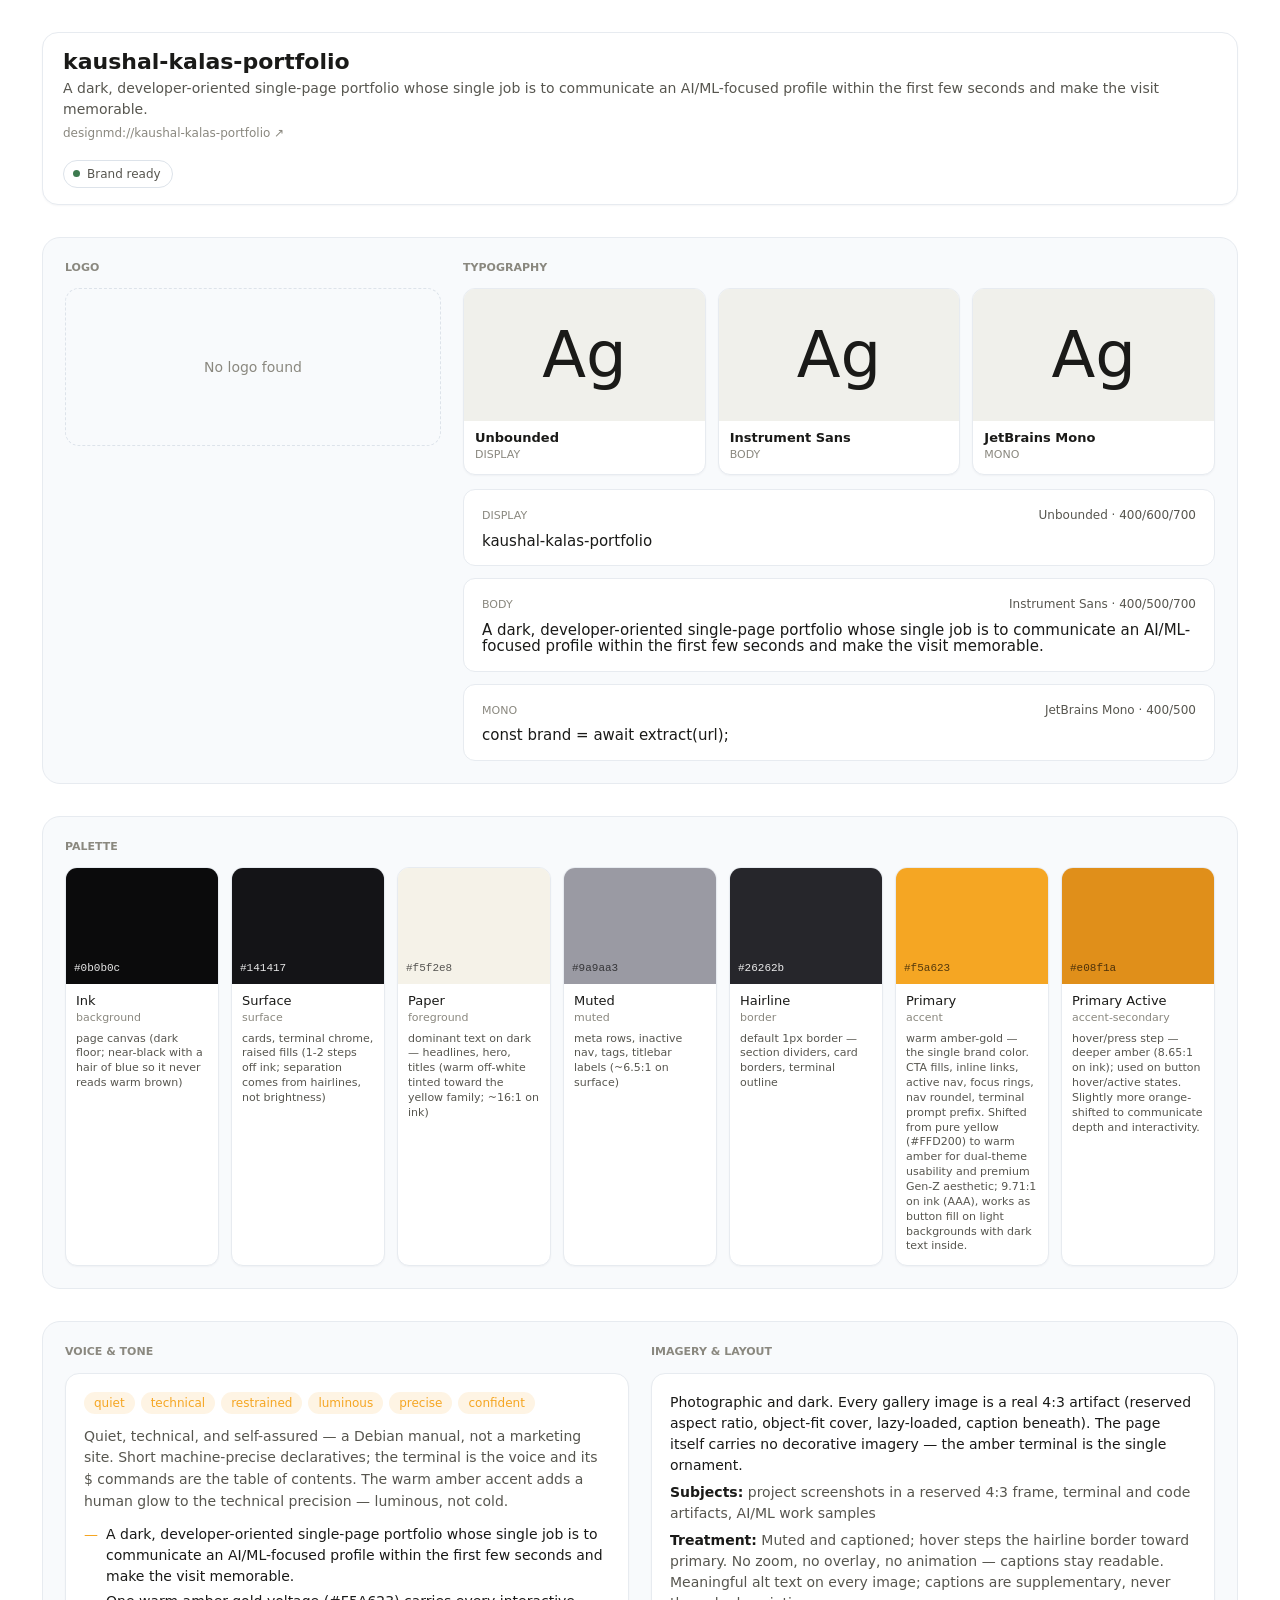
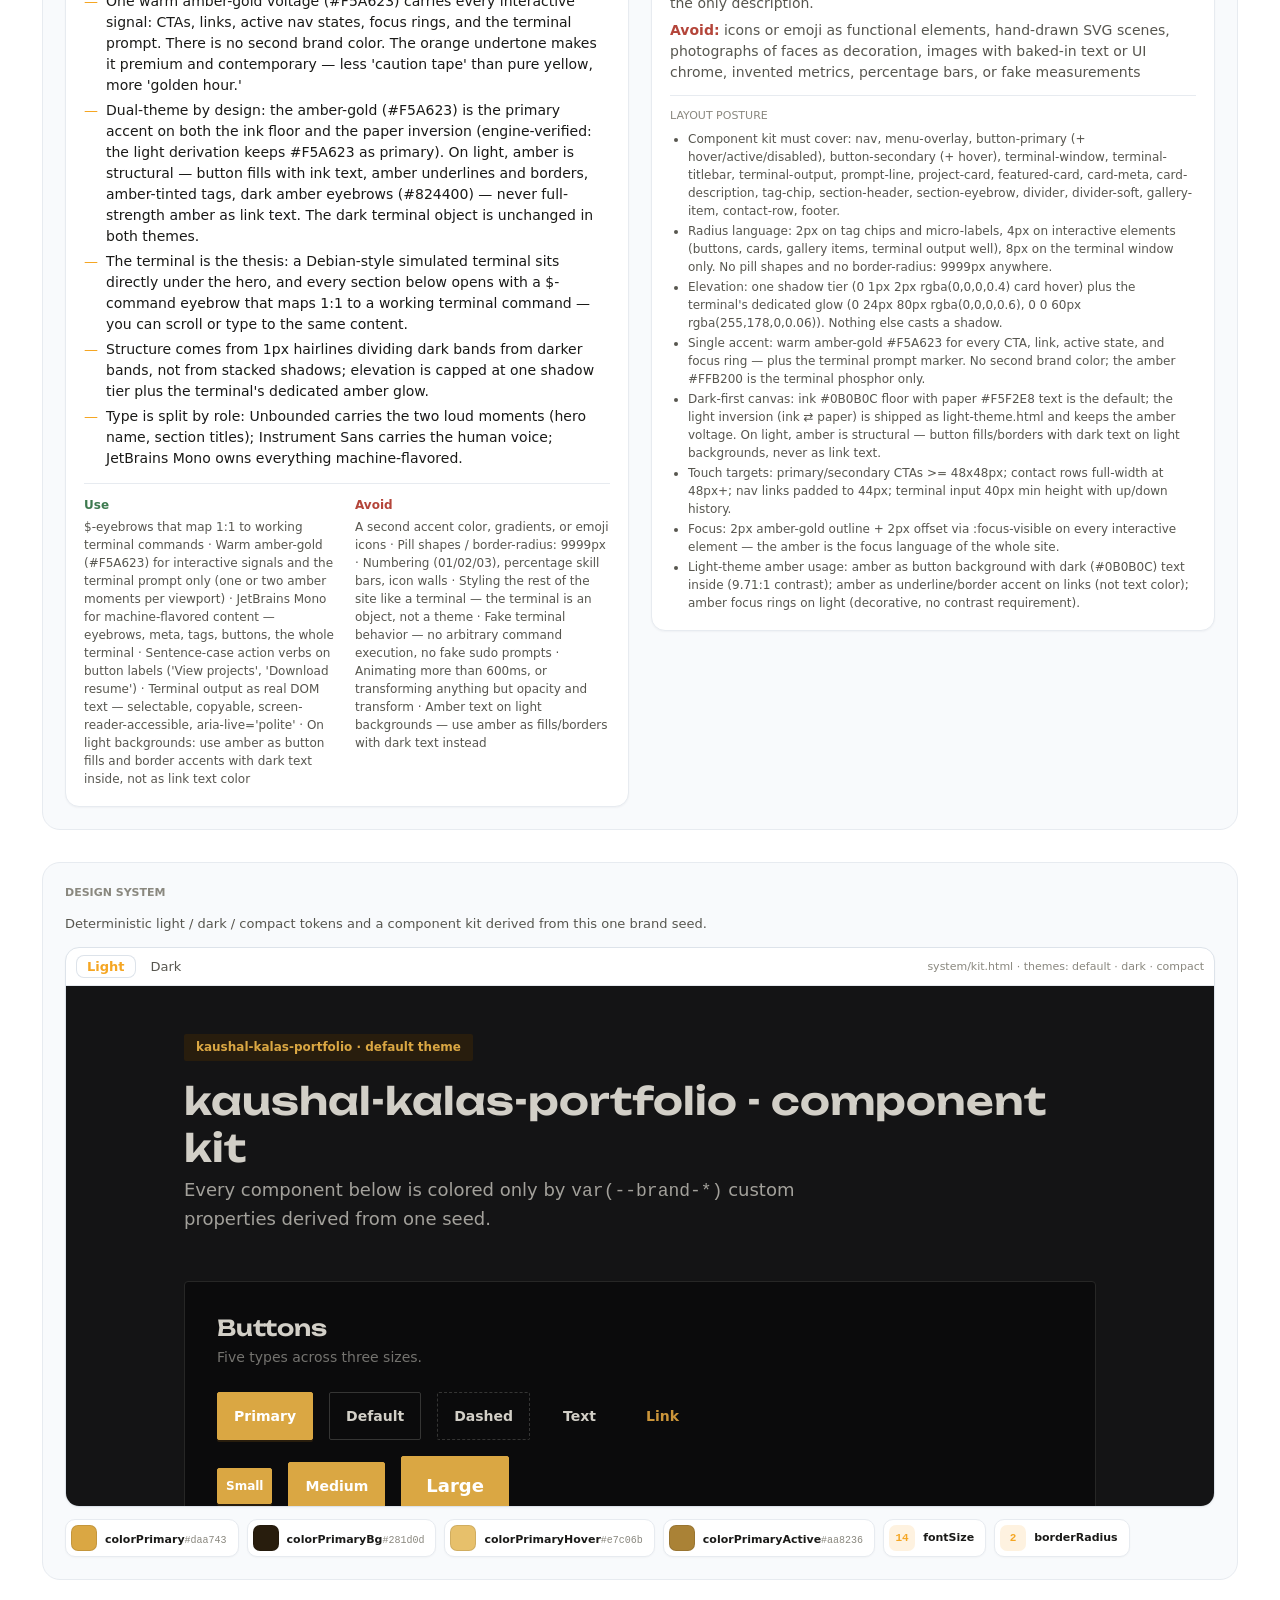
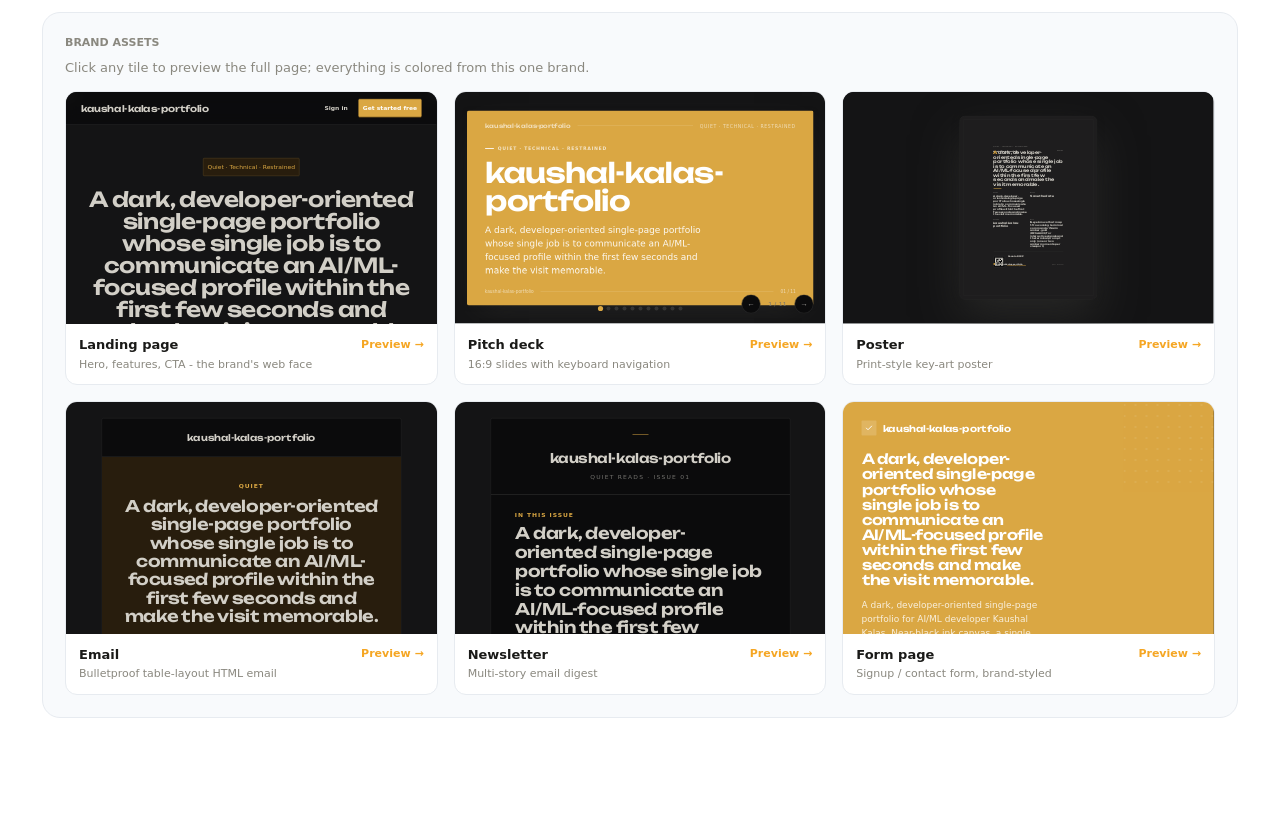
<file: kaushal-kalas-portfolio-Design-System/brand.html>
<!doctype html>
<html lang="en">
<head>
<meta charset="utf-8" />
<meta name="viewport" content="width=device-width, initial-scale=1" />
<title>Brand Kit</title>
<!--
  Self-contained brand-kit page. The daemon's brand-kit renderer replaces the
  payload token in the script tag below with a JSON blob { status, brand,
  assets }. Everything renders from that single embedded object — no external
  requests, so it works under the FileViewer's sandboxed URL-load iframe.
  While status is "extracting" the page softly reloads itself so the user
  watches the kit fill in as the agent writes brand.json and re-renders.
-->
<script id="od-brand-payload" type="application/json">{"status":"ready","host":"kaushal-kalas-portfolio","brand":{"name":"kaushal-kalas-portfolio","tagline":"A dark, developer-oriented single-page portfolio whose single job is to communicate an AI/ML-focused profile within the first few seconds and make the visit memorable.","description":"A dark, developer-oriented single-page portfolio for AI/ML developer Kaushal Kalas. Near-black ink canvas, a single warm amber-gold voltage, and an amber phosphor Debian-style terminal as the signature artifact. Every section wears a $-command eyebrow that maps 1:1 to a working terminal command — the page is the terminal's manual, and the terminal is a shortcut for the page. Structure comes from 1px hairlines dividing dark bands from darker bands, not from stacked shadows; elevation is capped at one shadow tier plus a single terminal glow. Display restraint is the personality of the page.","sourceUrl":"designmd://kaushal-kalas-portfolio","seed":{"fontFamilyCode":"'JetBrains Mono', 'SFMono-Regular', Consolas, 'Liberation Mono', Menlo, Courier, monospace","borderRadius":2,"sizeUnit":4,"sizeStep":4,"controlHeight":48,"lineWidth":1},"logo":{"primary":null,"alternates":[],"notes":"No logo file was supplied in the pasted DESIGN.md. The brand's logo moment is the signal-yellow roundel (28px circle, ink mono 'K') in the nav, plus the terminal prompt line `kaushal@debian:~$ ▊` — the system's type-plus-color lockup. Do not substitute a generated mark."},"colors":[{"role":"background","hex":"#0b0b0c","oklch":"oklch(0.150 0.002 286.1)","name":"Ink","usage":"page canvas (dark floor; near-black with a hair of blue so it never reads warm brown)"},{"role":"surface","hex":"#141417","oklch":"oklch(0.193 0.006 285.8)","name":"Surface","usage":"cards, terminal chrome, raised fills (1-2 steps off ink; separation comes from hairlines, not brightness)"},{"role":"foreground","hex":"#f5f2e8","oklch":"oklch(0.961 0.014 93.0)","name":"Paper","usage":"dominant text on dark — headlines, hero, titles (warm off-white tinted toward the yellow family; ~16:1 on ink)"},{"role":"muted","hex":"#9a9aa3","oklch":"oklch(0.689 0.013 286.1)","name":"Muted","usage":"meta rows, inactive nav, tags, titlebar labels (~6.5:1 on surface)"},{"role":"border","hex":"#26262b","oklch":"oklch(0.271 0.009 285.8)","name":"Hairline","usage":"default 1px border — section dividers, card borders, terminal outline"},{"role":"accent","hex":"#f5a623","oklch":"oklch(0.784 0.159 73.0)","name":"Primary","usage":"warm amber-gold — the single brand color. CTA fills, inline links, active nav, focus rings, nav roundel, terminal prompt prefix. Shifted from pure yellow (#FFD200) to warm amber for dual-theme usability and premium Gen-Z aesthetic; 9.71:1 on ink (AAA), works as button fill on light backgrounds with dark text inside."},{"role":"accent-secondary","hex":"#e08f1a","oklch":"oklch(0.717 0.151 68.3)","name":"Primary Active","usage":"hover/press step — deeper amber (8.65:1 on ink); used on button hover/active states. Slightly more orange-shifted to communicate depth and interactivity."}],"typography":{"display":{"family":"Unbounded","fallbacks":["Space Grotesk","system-ui","sans-serif"],"weights":[400,600,700],"googleFontsUrl":"https://fonts.googleapis.com/css2?family=Unbounded:wght@400..900&display=swap","notes":"Wide technical geometric sans. Rationed to the two loud moments: the hero name at weight 700 and one section title per band at 600. Never a body-text role."},"body":{"family":"Instrument Sans","fallbacks":["Inter","system-ui","sans-serif"],"weights":[400,500,700],"googleFontsUrl":"https://fonts.googleapis.com/css2?family=Instrument+Sans:wght@400..700&display=swap","notes":"Neutral modern humanist sans for all running text, cards, and nav. Deliberately quiet."},"mono":{"family":"JetBrains Mono","fallbacks":["IBM Plex Mono","ui-monospace","SFMono-Regular","monospace"],"weights":[400,500],"googleFontsUrl":"https://fonts.googleapis.com/css2?family=JetBrains+Mono:wght@400..700&display=swap","notes":"The machine layer — terminal output, $-eyebrows, meta rows, tags, buttons, dates. If it is data about Kaushal, it is mono; if it is voice, it is Instrument Sans."}},"voice":{"adjectives":["quiet","technical","restrained","luminous","precise","confident"],"tone":"Quiet, technical, and self-assured — a Debian manual, not a marketing site. Short machine-precise declaratives; the terminal is the voice and its $ commands are the table of contents. The warm amber accent adds a human glow to the technical precision — luminous, not cold.","messagingPillars":["A dark, developer-oriented single-page portfolio whose single job is to communicate an AI/ML-focused profile within the first few seconds and make the visit memorable.","One warm amber-gold voltage (#F5A623) carries every interactive signal: CTAs, links, active nav states, focus rings, and the terminal prompt. There is no second brand color. The orange undertone makes it premium and contemporary — less 'caution tape' than pure yellow, more 'golden hour.'","Dual-theme by design: the amber-gold (#F5A623) is the primary accent on both the ink floor and the paper inversion (engine-verified: the light derivation keeps #F5A623 as primary). On light, amber is structural — button fills with ink text, amber underlines and borders, amber-tinted tags, dark amber eyebrows (#824400) — never full-strength amber as link text. The dark terminal object is unchanged in both themes.","The terminal is the thesis: a Debian-style simulated terminal sits directly under the hero, and every section below opens with a $-command eyebrow that maps 1:1 to a working terminal command — you can scroll or type to the same content.","Structure comes from 1px hairlines dividing dark bands from darker bands, not from stacked shadows; elevation is capped at one shadow tier plus the terminal's dedicated amber glow.","Type is split by role: Unbounded carries the two loud moments (hero name, section titles); Instrument Sans carries the human voice; JetBrains Mono owns everything machine-flavored."],"vocabulary":{"use":["$-eyebrows that map 1:1 to working terminal commands","Warm amber-gold (#F5A623) for interactive signals and the terminal prompt only (one or two amber moments per viewport)","JetBrains Mono for machine-flavored content — eyebrows, meta, tags, buttons, the whole terminal","Sentence-case action verbs on button labels ('View projects', 'Download resume')","Terminal output as real DOM text — selectable, copyable, screen-reader-accessible, aria-live='polite'","On light backgrounds: use amber as button fills and border accents with dark text inside, not as link text color"],"avoid":["A second accent color, gradients, or emoji icons","Pill shapes / border-radius: 9999px","Numbering (01/02/03), percentage skill bars, icon walls","Styling the rest of the site like a terminal — the terminal is an object, not a theme","Fake terminal behavior — no arbitrary command execution, no fake sudo prompts","Animating more than 600ms, or transforming anything but opacity and transform","Amber text on light backgrounds — use amber as fills/borders with dark text instead"]}},"imagery":{"style":"Photographic and dark. Every gallery image is a real 4:3 artifact (reserved aspect ratio, object-fit cover, lazy-loaded, caption beneath). The page itself carries no decorative imagery — the amber terminal is the single ornament.","subjects":["project screenshots in a reserved 4:3 frame","terminal and code artifacts","AI/ML work samples"],"treatment":"Muted and captioned; hover steps the hairline border toward primary. No zoom, no overlay, no animation — captions stay readable. Meaningful alt text on every image; captions are supplementary, never the only description.","avoid":["icons or emoji as functional elements","hand-drawn SVG scenes","photographs of faces as decoration","images with baked-in text or UI chrome","invented metrics, percentage bars, or fake measurements"],"samples":[]},"layout":{"radius":"2px","borderWeight":"1px","spacing":"4px base unit (2px micro-step for tag and label gutters); 128px section rhythm on desktop, 72px below 640px","postureRules":["Component kit must cover: nav, menu-overlay, button-primary (+ hover/active/disabled), button-secondary (+ hover), terminal-window, terminal-titlebar, terminal-output, prompt-line, project-card, featured-card, card-meta, card-description, tag-chip, section-header, section-eyebrow, divider, divider-soft, gallery-item, contact-row, footer.","Radius language: 2px on tag chips and micro-labels, 4px on interactive elements (buttons, cards, gallery items, terminal output well), 8px on the terminal window only. No pill shapes and no border-radius: 9999px anywhere.","Elevation: one shadow tier (0 1px 2px rgba(0,0,0,0.4) card hover) plus the terminal's dedicated glow (0 24px 80px rgba(0,0,0,0.6), 0 0 60px rgba(255,178,0,0.06)). Nothing else casts a shadow.","Single accent: warm amber-gold #F5A623 for every CTA, link, active state, and focus ring — plus the terminal prompt marker. No second brand color; the amber #FFB200 is the terminal phosphor only.","Dark-first canvas: ink #0B0B0C floor with paper #F5F2E8 text is the default; the light inversion (ink ⇄ paper) is shipped as light-theme.html and keeps the amber voltage. On light, amber is structural — button fills/borders with dark text on light backgrounds, never as link text.","Touch targets: primary/secondary CTAs >= 48x48px; contact rows full-width at 48px+; nav links padded to 44px; terminal input 40px min height with up/down history.","Focus: 2px amber-gold outline + 2px offset via :focus-visible on every interactive element — the amber is the focus language of the whole site.","Light-theme amber usage: amber as button background with dark (#0B0B0C) text inside (9.71:1 contrast); amber as underline/border accent on links (not text color); amber focus rings on light (decorative, no contrast requirement)."]}},"assets":[{"kind":"landing","label":"Landing page","desc":"Hero, features, CTA - the brand's web face","href":"system/artifacts/landing.html","available":true},{"kind":"deck","label":"Pitch deck","desc":"16:9 slides with keyboard navigation","href":"system/artifacts/deck.html","available":true},{"kind":"poster","label":"Poster","desc":"Print-style key-art poster","href":"system/artifacts/poster.html","available":true},{"kind":"email","label":"Email","desc":"Bulletproof table-layout HTML email","href":"system/artifacts/email.html","available":true},{"kind":"newsletter","label":"Newsletter","desc":"Multi-story email digest","href":"system/artifacts/newsletter.html","available":true},{"kind":"form","label":"Form page","desc":"Signup / contact form, brand-styled","href":"system/artifacts/form.html","available":true}],"system":{"kitHref":"system/kit.html","kitDarkHref":"system/kit.dark.html","themes":["default","dark","compact"],"tokens":{"colorPrimary":"#daa743","colorPrimaryBg":"#281d0d","colorPrimaryHover":"#e7c06b","colorPrimaryActive":"#aa8236","fontSize":14,"borderRadius":2}},"brandMd":{"href":"BRAND.md"},"locale":"en","copy":{"lang":"en","title":"Brand Kit","logo":"Logo","typography":"Typography","palette":"Palette","voiceTone":"Voice & tone","imageryLayout":"Imagery & layout","images":"Images","brandAssets":"Brand assets","extracting":"Extracting...","brandReady":"Brand ready","draftSaved":"Draft saved","extractionFailed":"Extraction failed","stopExtraction":"Stop extraction","lookingForLogo":"Looking for a logo...","noLogoFound":"No logo found","previewLogoAria":"Preview logo","logoAlt":"logo","previewHeroImageAria":"Preview hero image","display":"Display","body":"Body","mono":"Mono","noTypographyCaptured":"No typography captured.","typographyFallbackNote":"proprietary, shown via fallback","noPaletteCaptured":"No palette captured.","noVoiceNotesCaptured":"No voice notes captured.","use":"Use","avoid":"Avoid","layoutPosture":"Layout posture","noImageryOrLayoutCaptured":"No imagery or layout notes captured.","subjects":"Subjects","treatment":"Treatment","designSystem":"Design system","designSystemDescription":"Deterministic light / dark / compact tokens and a component kit derived from this one brand seed.","light":"Light","dark":"Dark","componentKitTitle":"Component kit","assetsExtracting":"Generated once extraction finishes - click any tile to preview the full page.","assetsReady":"Click any tile to preview the full page; everything is colored from this one brand.","preview":"Preview","viewAll":"View all","noDescription":""}}</script>
<!-- Self-hosted @font-face rules (replaced with the brand's fonts/ manifest, or
     emptied when no webfonts were harvested) so specimens render for real. -->
<style data-brand-fonts>@font-face {
  font-family: "Unbounded";
  src: url("fonts/unbounded-400-900.woff2") format("woff2");
  font-weight: 400 900;
  font-style: normal;
  unicode-range: U+0102-0103, U+0110-0111, U+0128-0129, U+0168-0169, U+01A0-01A1, U+01AF-01B0, U+0300-0301, U+0303-0304, U+0308-0309, U+0323, U+0329, U+1EA0-1EF9, U+20AB;
  font-display: swap;
}
@font-face {
  font-family: "Instrument Sans";
  src: url("fonts/instrument-sans-400-700.woff2") format("woff2");
  font-weight: 400 700;
  font-style: normal;
  unicode-range: U+0100-02BA, U+02BD-02C5, U+02C7-02CC, U+02CE-02D7, U+02DD-02FF, U+0304, U+0308, U+0329, U+1D00-1DBF, U+1E00-1E9F, U+1EF2-1EFF, U+2020, U+20A0-20AB, U+20AD-20C0, U+2113, U+2C60-2C7F, U+A720-A7FF;
  font-display: swap;
}
@font-face {
  font-family: "JetBrains Mono";
  src: url("fonts/jetbrains-mono-400-700.woff2") format("woff2");
  font-weight: 400 700;
  font-style: normal;
  unicode-range: U+0102-0103, U+0110-0111, U+0128-0129, U+0168-0169, U+01A0-01A1, U+01AF-01B0, U+0300-0301, U+0303-0304, U+0308-0309, U+0323, U+0329, U+1EA0-1EF9, U+20AB;
  font-display: swap;
}</style>
<style>
  :root {
    --paper: #ffffff;
    --surface: #ffffff;
    --ink: #1a1a18;
    --ink-mute: #57564f;
    --ink-faint: #8a887f;
    --panel: #f8fafc;
    --panel-soft: #f4f6f8;
    --line: #dde3ea;
    --line-soft: #e7ebf0;
    --accent: #c96442;
    --ok: #3d7a4f;
    --err: #b4453a;
    --radius: 14px;
    --font-display: ui-serif, Georgia, 'Times New Roman', serif;
    --font-body: ui-sans-serif, system-ui, -apple-system, 'Segoe UI', Roboto, sans-serif;
    --font-mono: ui-monospace, 'SF Mono', Menlo, Consolas, monospace;
  }
  * { box-sizing: border-box; }
  html, body { margin: 0; }
  body {
    background: var(--paper);
    color: var(--ink);
    font-family: var(--font-body);
    font-size: 15px;
    line-height: 1.5;
    -webkit-font-smoothing: antialiased;
  }
  .wrap { max-width: 1260px; margin: 0 auto; padding: 32px 32px 96px; }
  a { color: inherit; }

  header.kit-head { display: flex; flex-wrap: wrap; align-items: center; justify-content: space-between; gap: 16px; border: 1px solid var(--line-soft); background: var(--surface); border-radius: 16px; padding: 16px 20px; box-shadow: 0 1px 2px rgba(15,23,42,.04); }
  .kit-head-left { display: flex; min-width: 0; align-items: center; gap: 14px; }
  .kit-head-mark { width: 40px; height: 40px; flex: 0 0 auto; display: flex; align-items: center; justify-content: center; overflow: hidden; border: 1px solid var(--line-soft); border-radius: 9px; background: #fff; }
  .kit-head-mark img { width: 100%; height: 100%; object-fit: contain; }
  .kit-head-copy { min-width: 0; }
  .kit-title { font-family: var(--font-body); font-size: 22px; line-height: 1.2; font-weight: 650; letter-spacing: 0; margin: 0; }
  .kit-tagline { margin: 3px 0 0; font-size: 14px; color: var(--ink-mute); }
  .kit-source { margin-top: 4px; display: inline-flex; align-items: center; gap: 5px; font-size: 12px; color: var(--ink-faint); text-decoration: none; }
  .kit-source:hover { color: var(--accent); }
  .head-actions { display: flex; align-items: center; gap: 8px; }
  .btn { display: inline-flex; align-items: center; gap: 6px; border: 1px solid var(--line); background: var(--surface); color: var(--ink); border-radius: 10px; padding: 7px 12px; font-size: 13px; text-decoration: none; cursor: pointer; transition: border-color .14s ease; }
  .btn:hover { border-color: var(--accent); }

  .status-pill { display: inline-flex; align-items: center; gap: 7px; border-radius: 999px; padding: 4px 11px 4px 9px; font-family: inherit; font-size: 12px; font-weight: 500; border: 1px solid var(--line); background: var(--surface); color: var(--ink-mute); }
  button.status-pill { cursor: pointer; }
  button.status-pill:hover { border-color: var(--accent); color: var(--ink); }
  button.status-pill:disabled { cursor: wait; opacity: .72; }
  .status-pill .dot { width: 7px; height: 7px; border-radius: 50%; background: var(--accent); }
  .status-pill.extracting .dot { animation: pulse 1.1s ease-in-out infinite; }
  .status-pill.ready .dot { background: var(--ok); }
  .status-pill.draft .dot { background: var(--ink-faint); }
  .status-pill.failed .dot { background: #d14c3f; }
  @keyframes pulse { 0%,100% { opacity: 1; transform: scale(1);} 50% { opacity: .35; transform: scale(.7);} }

  .sec { margin-top: 32px; }
  .sec-title { font-size: 11px; font-weight: 600; text-transform: uppercase; letter-spacing: 0; color: var(--ink-faint); margin: 0 0 12px; }
  .panel { border: 1px solid var(--line-soft); background: var(--panel); border-radius: 18px; padding: 22px; }
  .grid-2 { display: grid; gap: 22px; grid-template-columns: 1fr; }
  .grid-top { display: grid; gap: 22px; grid-template-columns: 1fr; }
  @media (min-width: 860px) {
    .grid-2 { grid-template-columns: 1fr 1fr; }
    .grid-top { grid-template-columns: 1fr 2fr; }
  }
  .card { border: 1px solid var(--line-soft); background: var(--surface); border-radius: var(--radius); padding: 18px; box-shadow: 0 1px 2px rgba(15,23,42,.04); }

  /* Logo */
  .logo-stage { display: flex; min-height: 230px; align-items: center; justify-content: center; border: 1px solid var(--line); border-radius: var(--radius); padding: 34px; }
  .logo-stage[data-light-src] { cursor: zoom-in; }
  .logo-stage[data-light-src]:focus-visible { outline: 2px solid var(--accent); outline-offset: 2px; }
  .logo-stage img { max-height: 140px; max-width: 100%; object-fit: contain; }
  .logo-empty { display: flex; min-height: 158px; flex-direction: column; align-items: center; justify-content: center; gap: 6px; border: 1px dashed var(--line); border-radius: var(--radius); color: var(--ink-faint); font-size: 14px; }
  .logo-thumbs { margin-top: 10px; display: flex; gap: 8px; flex-wrap: wrap; }
  .logo-thumb { width: 48px; height: 48px; display: flex; align-items: center; justify-content: center; border: 1px solid var(--line-soft); border-radius: 9px; padding: 6px; cursor: pointer; }
  .logo-thumb.active { border-color: var(--accent); }
  .logo-thumb img { max-width: 100%; max-height: 100%; object-fit: contain; }
  .logo-notes { margin-top: 10px; font-size: 12px; color: var(--ink-faint); }

  /* Type */
  .type-row { border: 1px solid var(--line-soft); border-radius: 12px; background: var(--surface); padding: 16px 18px; }
  .type-row + .type-row { margin-top: 12px; }
  .type-meta { display: flex; align-items: baseline; justify-content: space-between; gap: 14px; }
  .type-label { font-size: 11px; text-transform: uppercase; letter-spacing: 0; color: var(--ink-faint); }
  .type-font { font-size: 12px; color: var(--ink-mute); text-align: right; }
  .type-font .dim { color: var(--ink-faint); }
  .type-sample { margin: 8px 0 0; line-height: 1.1; }

  /* Palette */
  .palette { display: grid; gap: 12px; grid-template-columns: repeat(2, 1fr); }
  @media (min-width: 560px) { .palette { grid-template-columns: repeat(4, 1fr); } }
  @media (min-width: 920px) { .palette { grid-template-columns: repeat(7, 1fr); } }
  .swatch { overflow: hidden; border: 1px solid var(--line-soft); border-radius: 12px; background: var(--surface); box-shadow: 0 1px 2px rgba(15,23,42,.04); }
  .swatch-chip { height: 116px; display: flex; align-items: flex-end; padding: 8px; }
  .swatch-chip .hex { font-family: var(--font-mono); font-size: 11px; }
  .swatch-body { padding: 9px 10px 11px; }
  .swatch-name { font-size: 13px; font-weight: 500; line-height: 1.2; }
  .swatch-role { font-size: 11px; color: var(--ink-faint); margin-top: 1px; }
  .swatch-usage { font-size: 11px; color: var(--ink-mute); margin-top: 5px; line-height: 1.35; }

  /* Voice */
  .chips { display: flex; flex-wrap: wrap; gap: 6px; }
  .chip { border-radius: 999px; padding: 2px 10px; font-size: 12px; font-weight: 500; }
  .voice-tone { margin: 12px 0 0; font-size: 14px; color: var(--ink-mute); line-height: 1.55; }
  .pillars { margin: 12px 0 0; padding: 0; list-style: none; font-size: 14px; }
  .pillars li { display: flex; gap: 8px; margin-top: 4px; }
  .vocab { margin-top: 14px; display: grid; grid-template-columns: 1fr 1fr; gap: 16px; border-top: 1px solid var(--line-soft); padding-top: 12px; font-size: 12px; }
  .vocab .k { font-weight: 600; }
  .vocab .use .k { color: var(--ok); }
  .vocab .avoid .k { color: var(--err); }
  .vocab .v { margin-top: 4px; color: var(--ink-mute); }

  /* Imagery */
  .imagery p { margin: 0; font-size: 14px; }
  .imagery p + p { margin-top: 6px; color: var(--ink-mute); }
  .imagery .k { font-weight: 600; color: var(--ink); }
  .posture { margin-top: 12px; border-top: 1px solid var(--line-soft); padding-top: 12px; }
  .posture ul { margin: 6px 0 0; padding-left: 18px; font-size: 12px; color: var(--ink-mute); }
  .posture ul li { margin-top: 2px; }

  /* Design system */
  .ds-head { display: flex; flex-wrap: wrap; align-items: flex-end; justify-content: space-between; gap: 10px; }
  .ds-sub { margin: 2px 0 0; font-size: 13px; color: var(--ink-mute); }
  .ds-frame-wrap { margin-top: 14px; border: 1px solid var(--line); border-radius: var(--radius); background: var(--surface); overflow: hidden; box-shadow: 0 1px 2px rgba(0,0,0,.03); }
  .ds-bar { display: flex; align-items: center; justify-content: space-between; gap: 10px; border-bottom: 1px solid var(--line-soft); padding: 7px 10px; }
  .ds-tabs { display: flex; gap: 4px; }
  .ds-tab { border: 0; background: transparent; cursor: pointer; border-radius: 8px; padding: 4px 11px; font-size: 13px; color: var(--ink-mute); font-family: inherit; }
  .ds-tab.active { background: var(--surface); color: var(--accent); font-weight: 600; box-shadow: inset 0 0 0 1px var(--line); }
  .ds-cap { font-size: 11px; color: var(--ink-faint); }
  .ds-frame { width: 100%; height: 520px; border: 0; display: block; background: #fff; }
  .ds-tokens { margin-top: 12px; display: flex; flex-wrap: wrap; gap: 8px; }
  .tok { display: flex; align-items: center; gap: 8px; border: 1px solid var(--line-soft); background: var(--surface); border-radius: 10px; padding: 5px 11px 5px 5px; box-shadow: 0 1px 2px rgba(0,0,0,.03); }
  .tok .sw { width: 26px; height: 26px; border-radius: 7px; border: 1px solid rgba(0,0,0,.1); }
  .tok .val { display: flex; min-width: 26px; height: 26px; align-items: center; justify-content: center; padding: 0 6px; border-radius: 7px; background: color-mix(in srgb, var(--accent) 14%, transparent); color: var(--accent); font-family: var(--font-mono); font-size: 11px; font-weight: 600; }
  .tok .k { font-size: 11px; font-weight: 600; line-height: 1.1; }
  .tok .h { font-family: var(--font-mono); font-size: 10px; color: var(--ink-faint); line-height: 1.1; }

  /* Brand assets */
  .assets { display: grid; gap: 16px; grid-template-columns: 1fr; }
  @media (min-width: 620px) { .assets { grid-template-columns: 1fr 1fr; } }
  @media (min-width: 920px) { .assets { grid-template-columns: 1fr 1fr 1fr; } }
  .asset { border: 1px solid var(--line-soft); border-radius: 12px; background: var(--surface); overflow: hidden; text-decoration: none; color: inherit; display: flex; flex-direction: column; transition: border-color .14s ease, transform .14s ease; }
  .asset:hover { border-color: var(--accent); transform: translateY(-1px); }
  .asset.pending { opacity: .55; pointer-events: none; }
  .asset-frame { aspect-ratio: 16 / 10; background: var(--line-soft); position: relative; overflow: hidden; }
  /* --asset-surface is the light logo surface (set from JS): a near-white
     backdrop so the iframe placeholder that flashes before a brand-asset page
     paints stays consistent with the kit's light chrome. */
  .asset-frame iframe { position: absolute; top: 0; left: 0; width: 200%; height: 200%; border: 0; transform: scale(.5); transform-origin: top left; pointer-events: none; background: var(--asset-surface, #fff); }
  .asset-meta { padding: 11px 13px; }
  .asset-name { font-size: 13px; font-weight: 600; display: flex; align-items: center; justify-content: space-between; gap: 8px; }
  .asset-name .open { font-size: 11px; color: var(--accent); }
  .asset-desc { font-size: 11px; color: var(--ink-faint); margin-top: 2px; }

  /* Hero banner — surfaces the first harvested brand image for visual richness */
  .kit-hero { margin-top: 22px; border: 1px solid var(--line-soft); border-radius: var(--radius); overflow: hidden; background: var(--line-soft); aspect-ratio: 16 / 5; box-shadow: 0 1px 2px rgba(15,23,42,.04); }
  .kit-hero[data-light-src] { cursor: zoom-in; }
  .kit-hero[data-light-src]:focus-visible { outline: 2px solid var(--accent); outline-offset: 2px; }
  .kit-hero img { width: 100%; height: 100%; object-fit: cover; display: block; }

  /* Font specimen tiles — a big "Ag" glyph per real family, in its own face */
  .fonts { display: grid; gap: 12px; grid-template-columns: repeat(2, minmax(0, 260px)); margin-bottom: 14px; }
  @media (min-width: 560px) { .fonts { grid-template-columns: repeat(3, minmax(0, 260px)); } }
  .font-tile { border: 1px solid var(--line-soft); border-radius: 12px; background: var(--surface); overflow: hidden; box-shadow: 0 1px 2px rgba(15,23,42,.04); }
  .font-tile .ag { display: flex; align-items: center; justify-content: center; height: 132px; font-size: 64px; line-height: 1; color: var(--ink); background: #f0f0eb; }
  .font-tile .ft-meta { padding: 9px 11px 11px; }
  .font-tile .ft-name { font-size: 13px; font-weight: 600; line-height: 1.2; }
  .font-tile .ft-role { font-size: 11px; color: var(--ink-faint); margin-top: 1px; text-transform: uppercase; letter-spacing: 0; }

  /* Images gallery — a thumbnail grid of representative brand imagery */
  .gallery { display: grid; gap: 12px; grid-template-columns: repeat(2, 1fr); }
  @media (min-width: 560px) { .gallery { grid-template-columns: repeat(3, 1fr); } }
  @media (min-width: 920px) { .gallery { grid-template-columns: repeat(4, 1fr); } }
  .shot { border: 1px solid var(--line-soft); border-radius: 12px; background: var(--surface); overflow: hidden; box-shadow: 0 1px 2px rgba(15,23,42,.04); transition: border-color .14s ease, transform .14s ease; }
  .shot:hover { border-color: var(--accent); transform: translateY(-1px); }
  .shot-frame { aspect-ratio: 4 / 3; background: var(--line-soft); }
  .shot-frame img { width: 100%; height: 100%; object-fit: cover; display: block; }
  .shot-meta { padding: 8px 10px 10px; }
  .shot-cap { font-size: 12px; font-weight: 500; line-height: 1.25; }
  .shot-kind { font-size: 11px; color: var(--ink-faint); margin-top: 1px; }
  .shot { cursor: pointer; }
  .shot:focus-visible { outline: 2px solid var(--accent); outline-offset: 2px; }
  .gallery-head { display: flex; align-items: baseline; justify-content: space-between; gap: 12px; margin-bottom: 12px; }
  .view-all { border: 1px solid var(--line); background: var(--surface); color: var(--ink-mute); border-radius: 999px; padding: 4px 12px; font-size: 12px; font-weight: 500; cursor: pointer; font-family: inherit; transition: border-color .2s cubic-bezier(.23,1,.32,1), color .2s cubic-bezier(.23,1,.32,1); }
  .view-all:hover { border-color: var(--accent); color: var(--accent); }

  /* Brand-asset tiles are clickable (open an in-page preview modal). */
  .asset[data-asset-href] { cursor: pointer; }
  .asset:focus-visible { outline: 2px solid var(--accent); outline-offset: 2px; }

  /* In-page preview overlays — the kit runs in a sandboxed iframe (no top
     navigation), so image enlargement and asset previews happen as DOM
     overlays. Ease-out cubic-bezier(.23,1,.32,1); enter ~200ms / exit ~140ms. */
  .ov { position: fixed; inset: 0; z-index: 60; display: none; }
  .ov.open { display: block; }
  .ov-back { position: absolute; inset: 0; background: rgba(20,19,17,.74); opacity: 0; transition: opacity .14s cubic-bezier(.23,1,.32,1); }
  .ov.in .ov-back { opacity: 1; transition-duration: .2s; }
  .ov-panel { position: absolute; opacity: 0; transform: scale(.92); transition: opacity .14s cubic-bezier(.23,1,.32,1), transform .14s cubic-bezier(.23,1,.32,1); }
  .ov.in .ov-panel { opacity: 1; transform: scale(1); transition-duration: .2s; }
  .ov-close { position: absolute; top: 14px; right: 16px; z-index: 2; width: 36px; height: 36px; display: flex; align-items: center; justify-content: center; border: 0; border-radius: 999px; background: rgba(255,255,255,.92); color: #1a1a18; font-size: 22px; line-height: 1; cursor: pointer; box-shadow: 0 2px 10px rgba(0,0,0,.22); }
  .ov-close:hover { background: #fff; }
  .icon-x { border: 0; background: transparent; font-size: 22px; line-height: 1; cursor: pointer; color: var(--ink-mute); padding: 4px 9px; border-radius: 8px; }
  .icon-x:hover { background: var(--line-soft); color: var(--ink); }

  /* Lightbox */
  #ov-light { z-index: 70; }
  #ov-light .ov-panel { top: 50%; left: 50%; transform: translate(-50%,-50%) scale(.92); display: flex; flex-direction: column; align-items: center; }
  #ov-light.in .ov-panel { transform: translate(-50%,-50%) scale(1); }
  #ov-light img { max-width: 92vw; max-height: 82vh; object-fit: contain; border-radius: 12px; box-shadow: 0 12px 48px rgba(0,0,0,.5); background: #fff; }
  .light-cap { margin-top: 12px; color: rgba(255,255,255,.92); font-size: 13px; text-align: center; max-width: 80vw; }
  .light-nav { position: absolute; top: 50%; transform: translateY(-50%); width: 44px; height: 44px; border: 0; border-radius: 999px; background: rgba(255,255,255,.88); color: #1a1a18; font-size: 24px; cursor: pointer; display: flex; align-items: center; justify-content: center; box-shadow: 0 2px 12px rgba(0,0,0,.28); }
  .light-nav:hover { background: #fff; }
  .light-prev { left: 3vw; }
  .light-next { right: 3vw; }

  /* Masonry "view all" modal */
  #ov-grid .ov-panel { top: 4vh; left: 50%; transform: translate(-50%,0) scale(.96); width: min(980px, 92vw); height: 92vh; background: var(--paper); border-radius: var(--radius); overflow: hidden; display: flex; flex-direction: column; box-shadow: 0 16px 60px rgba(0,0,0,.42); }
  #ov-grid.in .ov-panel { transform: translate(-50%,0) scale(1); }
  .grid-bar { display: flex; align-items: center; justify-content: space-between; padding: 14px 20px; border-bottom: 1px solid var(--line); }
  .grid-bar h3 { margin: 0; font-family: var(--font-display); font-size: 18px; }
  .grid-scroll { overflow-y: auto; padding: 16px 20px 28px; }
  .masonry { columns: 2; column-gap: 12px; }
  @media (min-width: 560px) { .masonry { columns: 3; } }
  @media (min-width: 860px) { .masonry { columns: 4; } }
  .masonry .m-item { break-inside: avoid; margin: 0 0 12px; border-radius: 10px; overflow: hidden; border: 1px solid var(--line-soft); background: var(--surface); cursor: pointer; transition: transform .2s cubic-bezier(.23,1,.32,1); }
  .masonry .m-item:hover { transform: translateY(-2px); }
  .masonry .m-item img { width: 100%; display: block; }

  /* Asset preview modal */
  #ov-asset .ov-panel { top: 4vh; left: 50%; transform: translate(-50%,0) scale(.96); width: min(1120px, 94vw); height: 92vh; background: #fff; border-radius: var(--radius); overflow: hidden; display: flex; flex-direction: column; box-shadow: 0 16px 60px rgba(0,0,0,.42); }
  #ov-asset.in .ov-panel { transform: translate(-50%,0) scale(1); }
  .asset-bar { display: flex; align-items: center; justify-content: space-between; gap: 10px; padding: 12px 18px; border-bottom: 1px solid var(--line); background: var(--surface); }
  .asset-bar .ab-title { font-size: 14px; font-weight: 600; }
  .asset-bar .ab-sub { font-size: 12px; color: var(--ink-faint); margin-left: 8px; font-weight: 400; }
  .asset-modal-frame { flex: 1; width: 100%; border: 0; display: block; background: #fff; }

  /* skeleton */
  .skel { background: linear-gradient(90deg, var(--line-soft) 25%, #f6f5ef 37%, var(--line-soft) 63%); background-size: 400% 100%; animation: shimmer 1.4s ease infinite; border-radius: 8px; }
  @keyframes shimmer { 0% { background-position: 100% 0; } 100% { background-position: -100% 0; } }
  .skel-line { height: 12px; margin-top: 8px; }
  .muted { color: var(--ink-faint); font-size: 13px; }
</style>
</head>
<body>
<div class="wrap" id="root"></div>
<script>
(function () {
  function payload() {
    var el = document.getElementById('od-brand-payload');
    try { return JSON.parse(el && el.textContent ? el.textContent : '{}'); }
    catch (e) { return {}; }
  }
  function esc(s) {
    return String(s == null ? '' : s).replace(/[&<>"']/g, function (c) {
      return { '&':'&amp;','<':'&lt;','>':'&gt;','"':'&quot;',"'":'&#39;' }[c];
    });
  }
  function arr(v) { return Array.isArray(v) ? v : []; }
  function role(brand, r, fb) {
    var c = arr(brand.colors).find(function (x) { return x && x.role === r; });
    return c && c.hex ? c.hex : fb;
  }
  function isLight(hex) {
    if (!/^#[0-9a-fA-F]{6}$/.test(hex || '')) return true;
    var r = parseInt(hex.slice(1,3),16), g = parseInt(hex.slice(3,5),16), b = parseInt(hex.slice(5,7),16);
    return (r*0.299 + g*0.587 + b*0.114) > 150;
  }
  function fontStack(spec) {
    var fams = [spec && spec.family].concat(arr(spec && spec.fallbacks)).filter(Boolean);
    if (!fams.length) fams = ['ui-sans-serif','system-ui','sans-serif'];
    return fams.map(function (f) { return /\s/.test(f) ? '"' + f + '"' : f; }).join(', ');
  }

  var data = payload();
  var copy = data.copy || {};
  function txt(key, fallback) {
    return typeof copy[key] === 'string' && copy[key] ? copy[key] : fallback;
  }
  var brand = data.brand || {};
  var status = data.status || 'extracting';
  var assets = arr(data.assets);
  var extracting = status === 'extracting';
  var ready = status === 'ready';
  var failed = status === 'failed';

  var colors = arr(brand.colors);
  var bg = role(brand, 'background', '#ffffff');
  var fg = role(brand, 'foreground', '#1a1a18');
  var muted = role(brand, 'muted', '#57564f');
  var accent = role(brand, 'accent', '#c96442');
  var surface = role(brand, 'surface', '#ffffff');

  // Logo / brand-asset tiles always sit on a LIGHT neutral. The kit chrome
  // itself is fixed-light (`--paper` / `--surface` are hard-coded light tokens),
  // so a dark logo stage reads as a defect on the white page — and a single
  // mis-derived dark `background` / `surface` role (e.g. The Economist resolves a
  // near-black masthead swatch) would otherwise black out a mark that belongs on
  // white. Prefer the brand's own light surface, then its light background, and
  // fall back to plain paper; never flip the stage dark.
  var logoSurface = isLight(surface) ? surface : isLight(bg) ? bg : '#ffffff';

  // Apply brand accent/ink to the page chrome so the kit feels on-brand.
  document.documentElement.style.setProperty('--accent', accent);
  // Brand-asset iframe backdrops share the same light logo surface.
  document.documentElement.style.setProperty('--asset-surface', logoSurface);

  var typo = brand.typography || {};
  var googleLinks = [typo.display, typo.body, typo.mono]
    .map(function (s) { return s && s.googleFontsUrl; })
    .filter(function (u, i, a) { return u && a.indexOf(u) === i; });
  googleLinks.forEach(function (u) {
    var l = document.createElement('link'); l.rel = 'stylesheet'; l.href = u; document.head.appendChild(l);
  });

  function sectionTitle(t) { return '<h2 class="sec-title">' + esc(t) + '</h2>'; }
  function emptyCard(text) {
    return '<div class="card muted">' + esc(text) + '</div>';
  }

  function logoHtml() {
    // Resilient candidate list: primary first when present, otherwise fall back
    // to the alternates so a populated `alternates` still renders a real mark.
    // De-dupe so the primary doesn't double up as a thumbnail.
    var primary = brand.logo && brand.logo.primary;
    var cands = [primary].concat(arr(brand.logo && brand.logo.alternates))
      .filter(Boolean)
      .filter(function (c, i, a) { return a.indexOf(c) === i; });
    if (!cands.length) {
      return '<div class="logo-empty" data-od-id="brand-logo-empty" data-od-edit="container" data-od-label="Logo empty state">' + (extracting
        ? '<div class="skel" style="width:60%;height:48px"></div><span class="muted">' + esc(txt('lookingForLogo', 'Looking for a logo...')) + '</span>'
        : esc(txt('noLogoFound', 'No logo found'))) + '</div>';
    }
    var thumbs = cands.length > 1 ? '<div class="logo-thumbs">' + cands.map(function (c, i) {
      return '<button class="logo-thumb' + (i===0?' active':'') + '" data-od-id="brand-logo-thumb-' + i + '" data-od-edit="image" data-src="' + esc(c) + '" style="background:' + esc(logoSurface) + '"><img src="' + esc(c) + '" alt=""></button>';
    }).join('') + '</div>' : '';
    var notes = brand.logo && brand.logo.notes ? '<p class="logo-notes" data-od-id="brand-logo-notes" data-od-edit="text">' + esc(brand.logo.notes) + '</p>' : '';
    return '<div class="logo-stage" id="logo-stage" data-od-id="brand-logo-stage" data-od-edit="container" data-od-label="Logo stage" style="background:' + esc(logoSurface) + '" data-light-src="' + esc(cands[0]) + '" data-light-caption="' + esc(brand.name || txt('logo', 'Logo')) + '" tabindex="0" role="button" aria-label="' + esc(txt('previewLogoAria', 'Preview logo')) + '">' +
      '<img id="logo-img" data-od-id="brand-logo-img" data-od-edit="image" src="' + esc(cands[0]) + '" alt="' + esc(brand.name || txt('logoAlt', 'logo')) + '"></div>' + thumbs + notes;
  }

  // Big "Ag" specimen tile per real family (display / body / mono), each set in
  // its own face via the injected @font-face / googleFontsUrl — matches the
  // Lovart 字体 tiles. Empty until at least one family is known.
  function fontTilesHtml() {
    var tiles = [
      { role: txt('display', 'Display'), spec: typo.display },
      { role: txt('body', 'Body'), spec: typo.body },
    ];
    if (typo.mono) tiles.push({ role: txt('mono', 'Mono'), spec: typo.mono });
    tiles = tiles.filter(function (t) { return t.spec && t.spec.family; });
    if (!tiles.length) return '';
    return '<div class="fonts" data-od-id="brand-fonts" data-od-edit="container">' + tiles.map(function (t, i) {
      return '<div class="font-tile" data-od-id="brand-font-tile-' + i + '" data-od-edit="container">' +
        '<div class="ag" data-od-id="brand-font-sample-' + i + '" data-od-edit="text" style="font-family:' + fontStack(t.spec) + '">Ag</div>' +
        '<div class="ft-meta"><div class="ft-name" data-od-id="brand-font-name-' + i + '" data-od-edit="text">' + esc(t.spec.family) + '</div>' +
        '<div class="ft-role" data-od-id="brand-font-role-' + i + '" data-od-edit="text">' + esc(t.role) + '</div></div></div>';
    }).join('') + '</div>';
  }

  function imagerySamples() {
    return arr(brand.imagery && brand.imagery.samples).filter(function (s) { return s && s.file; });
  }

  // Thumbnail grid of representative imagery harvested from the site. Relative
  // `imagery/<file>` paths resolve under the FileViewer raw URL. Every thumb is
  // clickable to open the lightbox; a "View all" entry opens a masonry modal
  // with the full set. Empty (so the text-only imagery card stays) when no
  // samples were saved.
  function galleryHtml() {
    var samples = imagerySamples();
    if (!samples.length) return '';
    var viewAll = samples.length > 6
      ? '<button class="view-all" id="gallery-view-all" type="button">' + esc(txt('viewAll', 'View all')) + ' (' + samples.length + ') →</button>'
      : '';
    return '<section class="sec panel" data-od-id="brand-images-section" data-od-edit="container">' +
      '<div class="gallery-head"><h2 class="sec-title" data-od-id="brand-images-title" data-od-edit="text" style="margin:0">' + esc(txt('images', 'Images')) + '</h2>' + viewAll + '</div>' +
      '<div class="gallery">' + samples.map(function (s, i) {
        var cap = s.caption || s.kind || '';
        var sub = (s.caption && s.kind) ? s.kind : '';
        var meta = cap ? '<div class="shot-meta"><div class="shot-cap" data-od-id="brand-image-caption-' + i + '" data-od-edit="text">' + esc(cap) + '</div>' +
          (sub ? '<div class="shot-kind" data-od-id="brand-image-kind-' + i + '" data-od-edit="text">' + esc(sub) + '</div>' : '') + '</div>' : '';
        return '<div class="shot" data-od-id="brand-image-' + i + '" data-od-edit="container" data-idx="' + i + '" tabindex="0" role="button" aria-label="' + esc(cap || txt('images', 'Image')) + '"><div class="shot-frame">' +
          '<img data-od-id="brand-image-img-' + i + '" data-od-edit="image" src="' + esc(s.file) + '" alt="' + esc(cap || brand.name || '') + '" loading="lazy"></div>' + meta + '</div>';
      }).join('') + '</div></section>';
  }

  // Optional hero band: surfaces the first harvested image for visual richness.
  function heroHtml() {
    var samples = imagerySamples();
    if (!samples.length) return '';
    return '<div class="kit-hero" data-od-id="brand-hero-image" data-od-edit="container" data-light-src="' + esc(samples[0].file) + '" data-light-caption="' + esc(samples[0].caption || samples[0].kind || brand.name || txt('images', 'Image')) + '" tabindex="0" role="button" aria-label="' + esc(txt('previewHeroImageAria', 'Preview hero image')) + '"><img data-od-id="brand-hero-img" data-od-edit="image" src="' + esc(samples[0].file) + '" alt="' + esc(brand.name || '') + '" loading="lazy"></div>';
  }

  function typeHtml() {
    var rows = [
      { label: txt('display', 'Display'), spec: typo.display, sample: brand.name || 'Aa', size: '40px', weight: 600, color: fg },
      { label: txt('body', 'Body'), spec: typo.body, sample: brand.tagline || brand.description || 'The quick brown fox jumps over the lazy dog.', size: '17px', weight: 400, color: muted },
    ];
    if (typo.mono) rows.push({ label: txt('mono', 'Mono'), spec: typo.mono, sample: 'const brand = await extract(url);', size: '14px', weight: 400, color: fg });
    if (!typo.display && !typo.body) {
      if (!extracting) return emptyCard(txt('noTypographyCaptured', 'No typography captured.'));
      return '<div class="type-row"><div class="skel skel-line" style="width:50%"></div><div class="skel" style="height:34px;margin-top:10px;width:70%"></div></div>';
    }
    return rows.map(function (r, i) {
      var spec = r.spec || {};
      var note = spec.googleFontsUrl ? '' : ' <span class="dim">· ' + esc(txt('typographyFallbackNote', 'proprietary, shown via fallback')) + '</span>';
      var weights = arr(spec.weights).length ? ' · ' + arr(spec.weights).join('/') : '';
      return '<div class="type-row" data-od-id="brand-type-' + i + '" data-od-edit="container"><div class="type-meta">' +
        '<span class="type-label" data-od-id="brand-type-label-' + i + '" data-od-edit="text">' + esc(r.label) + '</span>' +
        '<span class="type-font" data-od-id="brand-type-font-' + i + '" data-od-edit="text">' + esc(spec.family || '—') + esc(weights) + note + '</span></div>' +
        '<p class="type-sample" data-od-id="brand-type-sample-' + i + '" data-od-edit="text" style="font-family:' + fontStack(spec) + ';font-size:' + r.size + ';font-weight:' + r.weight + ';color:' + esc(r.color) + '">' + esc(r.sample) + '</p></div>';
    }).join('');
  }

  function paletteHtml() {
    if (!colors.length) {
      if (!extracting) return emptyCard(txt('noPaletteCaptured', 'No palette captured.'));
      var sk = '';
      for (var i = 0; i < 7; i++) sk += '<div class="swatch" data-od-id="brand-color-skeleton-' + i + '" data-od-edit="container"><div class="skel" style="height:92px"></div><div class="swatch-body"><div class="skel skel-line" style="width:70%"></div></div></div>';
      return '<div class="palette">' + sk + '</div>';
    }
    return '<div class="palette" data-od-id="brand-palette" data-od-edit="container">' + colors.map(function (c, i) {
      var light = isLight(c.hex);
      return '<div class="swatch" data-od-id="brand-color-' + i + '" data-od-edit="container"><div class="swatch-chip" style="background:' + esc(c.hex) + '">' +
        '<span class="hex" data-od-id="brand-color-hex-' + i + '" data-od-edit="text" style="color:' + (light ? 'rgba(0,0,0,.65)' : 'rgba(255,255,255,.9)') + '">' + esc(c.hex) + '</span></div>' +
        '<div class="swatch-body"><div class="swatch-name" data-od-id="brand-color-name-' + i + '" data-od-edit="text">' + esc(c.name || c.role) + '</div>' +
        '<div class="swatch-role" data-od-id="brand-color-role-' + i + '" data-od-edit="text">' + esc(c.role || '') + '</div>' +
        (c.usage ? '<div class="swatch-usage" data-od-id="brand-color-usage-' + i + '" data-od-edit="text">' + esc(c.usage) + '</div>' : '') + '</div></div>';
    }).join('') + '</div>';
  }

  function voiceHtml() {
    var v = brand.voice || {};
    if (!arr(v.adjectives).length && !v.tone) {
      if (!extracting) return emptyCard(txt('noVoiceNotesCaptured', 'No voice notes captured.'));
      return '<div class="card"><div class="skel skel-line" style="width:40%"></div><div class="skel skel-line" style="width:85%"></div><div class="skel skel-line" style="width:75%"></div></div>';
    }
    var chips = arr(v.adjectives).map(function (a, i) {
      return '<span class="chip" data-od-id="brand-voice-adjective-' + i + '" data-od-edit="text" style="background:' + esc(accent) + '1f;color:' + esc(accent) + '">' + esc(a) + '</span>';
    }).join('');
    var pillars = arr(v.messagingPillars).length ? '<ul class="pillars">' + arr(v.messagingPillars).map(function (p, i) {
      return '<li><span style="color:' + esc(accent) + '">—</span><span data-od-id="brand-voice-pillar-' + i + '" data-od-edit="text">' + esc(p) + '</span></li>';
    }).join('') + '</ul>' : '';
    var vocab = (v.vocabulary && (arr(v.vocabulary.use).length || arr(v.vocabulary.avoid).length))
      ? '<div class="vocab"><div class="use"><div class="k">' + esc(txt('use', 'Use')) + '</div><div class="v" data-od-id="brand-voice-vocab-use" data-od-edit="text">' + esc(arr(v.vocabulary.use).join(' · ')) + '</div></div>' +
        '<div class="avoid"><div class="k">' + esc(txt('avoid', 'Avoid')) + '</div><div class="v" data-od-id="brand-voice-vocab-avoid" data-od-edit="text">' + esc(arr(v.vocabulary.avoid).join(' · ')) + '</div></div></div>' : '';
    return '<div class="card" data-od-id="brand-voice-card" data-od-edit="container"><div class="chips">' + chips + '</div>' +
      (v.tone ? '<p class="voice-tone" data-od-id="brand-voice-tone" data-od-edit="text">' + esc(v.tone) + '</p>' : '') + pillars + vocab + '</div>';
  }

  function imageryHtml() {
    var im = brand.imagery || {};
    var lay = brand.layout || {};
    if (!im.style && !arr(lay.postureRules).length) {
      if (!extracting) return emptyCard(txt('noImageryOrLayoutCaptured', 'No imagery or layout notes captured.'));
      return '<div class="card"><div class="skel skel-line" style="width:90%"></div><div class="skel skel-line" style="width:70%"></div></div>';
    }
    var posture = arr(lay.postureRules).length ? '<div class="posture"><div class="type-label">' + esc(txt('layoutPosture', 'Layout posture')) + '</div><ul>' +
      arr(lay.postureRules).map(function (r) { return '<li>' + esc(r) + '</li>'; }).join('') + '</ul></div>' : '';
    return '<div class="card imagery" data-od-id="brand-imagery-card" data-od-edit="container">' +
      (im.style ? '<p data-od-id="brand-imagery-style" data-od-edit="text">' + esc(im.style) + '</p>' : '') +
      (arr(im.subjects).length ? '<p><span class="k">' + esc(txt('subjects', 'Subjects')) + ':</span> <span data-od-id="brand-imagery-subjects" data-od-edit="text">' + esc(arr(im.subjects).join(', ')) + '</span></p>' : '') +
      (im.treatment ? '<p><span class="k">' + esc(txt('treatment', 'Treatment')) + ':</span> <span data-od-id="brand-imagery-treatment" data-od-edit="text">' + esc(im.treatment) + '</span></p>' : '') +
      (arr(im.avoid).length ? '<p><span class="k" style="color:var(--err)">' + esc(txt('avoid', 'Avoid')) + ':</span> <span data-od-id="brand-imagery-avoid" data-od-edit="text">' + esc(arr(im.avoid).join(', ')) + '</span></p>' : '') +
      posture + '</div>';
  }

  function tokenChip(label, hex) {
    return '<div class="tok"><span class="sw" style="background:' + esc(hex) + '"></span>' +
      '<span><span class="k">' + esc(label) + '</span><span class="h">' + esc(hex) + '</span></span></div>';
  }
  function valueChip(label, value) {
    return '<div class="tok"><span class="val">' + esc(value) + '</span><span class="k">' + esc(label) + '</span></div>';
  }

  function designSystemHtml() {
    var sys = data.system;
    if (!sys || !sys.kitHref) return '';
    var t = sys.tokens || {};
    var tokens = '';
    if (t.colorPrimary) {
      tokens = '<div class="ds-tokens">' +
        tokenChip('colorPrimary', t.colorPrimary) +
        (t.colorPrimaryBg ? tokenChip('colorPrimaryBg', t.colorPrimaryBg) : '') +
        (t.colorPrimaryHover ? tokenChip('colorPrimaryHover', t.colorPrimaryHover) : '') +
        (t.colorPrimaryActive ? tokenChip('colorPrimaryActive', t.colorPrimaryActive) : '') +
        (t.fontSize != null ? valueChip('fontSize', String(t.fontSize)) : '') +
        (t.borderRadius != null ? valueChip('borderRadius', String(t.borderRadius)) : '') +
        '</div>';
    }
    var themes = arr(sys.themes).length ? arr(sys.themes).join(' · ') : 'default · dark · compact';
    return '<section class="sec panel" data-od-id="brand-system-section" data-od-edit="container"><div class="ds-head"><div>' +
        '<h2 class="sec-title" data-od-id="brand-system-title" data-od-edit="text">' + esc(txt('designSystem', 'Design system')) + '</h2>' +
        '<p class="ds-sub" data-od-id="brand-system-description" data-od-edit="text">' + esc(txt('designSystemDescription', 'Deterministic light / dark / compact tokens and a component kit derived from this one brand seed.')) + '</p>' +
      '</div></div>' +
      '<div class="ds-frame-wrap"><div class="ds-bar">' +
        '<div class="ds-tabs" id="ds-tabs">' +
          '<button class="ds-tab active" data-kit="' + esc(sys.kitHref) + '">' + esc(txt('light', 'Light')) + '</button>' +
          (sys.kitDarkHref ? '<button class="ds-tab" data-kit="' + esc(sys.kitDarkHref) + '">' + esc(txt('dark', 'Dark')) + '</button>' : '') +
        '</div>' +
        '<span class="ds-cap">system/kit.html · themes: ' + esc(themes) + '</span>' +
      '</div>' +
      '<iframe id="ds-frame" class="ds-frame" src="' + esc(sys.kitHref) + '" loading="lazy" sandbox="" title="' + esc(txt('componentKitTitle', 'Component kit')) + '"></iframe></div>' +
      tokens + '</section>';
  }

  function assetsHtml() {
    if (!assets.length) return '';
    return '<section class="sec panel" data-od-id="brand-assets-section" data-od-edit="container"><h2 class="sec-title" data-od-id="brand-assets-title" data-od-edit="text">' + esc(txt('brandAssets', 'Brand assets')) + '</h2>' +
      '<p class="muted" data-od-id="brand-assets-copy" data-od-edit="text" style="margin:-6px 0 14px">' + (extracting
        ? esc(txt('assetsExtracting', 'Generated once extraction finishes - click any tile to preview the full page.'))
        : esc(txt('assetsReady', 'Click any tile to preview the full page; everything is colored from this one brand.'))) + '</p>' +
      '<div class="assets">' + assets.map(function (a, i) {
        var pending = !a.available;
        var inner = pending
          ? '<div class="asset-frame"><div class="skel" style="position:absolute;inset:0"></div></div>'
          : '<div class="asset-frame"><iframe src="' + esc(a.href) + '" loading="lazy" tabindex="-1" aria-hidden="true"></iframe></div>';
        // Clicking a tile opens its full page in an in-page modal iframe — the
        // kit is sandboxed with no top navigation, so a plain link cannot
        // navigate. Data attributes carry what the modal needs.
        var attrs = pending
          ? ''
          : ' data-asset-href="' + esc(a.href) + '" data-asset-label="' + esc(a.label) +
            '" data-asset-desc="' + esc(a.desc || '') + '" tabindex="0" role="button"';
        return '<div class="asset' + (pending ? ' pending' : '') + '" data-od-id="brand-asset-' + i + '" data-od-edit="container"' + attrs + '>' + inner +
          '<div class="asset-meta"><div class="asset-name" data-od-id="brand-asset-name-' + i + '" data-od-edit="text">' + esc(a.label) + (pending ? '' : '<span class="open">' + esc(txt('preview', 'Preview')) + ' →</span>') + '</div>' +
          (a.desc ? '<div class="asset-desc" data-od-id="brand-asset-desc-' + i + '" data-od-edit="text">' + esc(a.desc) + '</div>' : '') + '</div></div>';
      }).join('') + '</div></section>';
  }

  function statusPillHtml() {
    if (extracting) {
      var stopLabel = txt('stopExtraction', 'Stop extraction');
      return '<button type="button" id="brand-stop-extraction" class="status-pill extracting" title="' + esc(stopLabel) + '" aria-label="' + esc(stopLabel) + '"><span class="dot"></span>' + esc(txt('extracting', 'Extracting...')) + '</button>';
    }
    var pillClass = ready ? 'ready' : (failed ? 'failed' : 'draft');
    var label = ready ? txt('brandReady', 'Brand ready') : (failed ? txt('extractionFailed', 'Extraction failed') : txt('draftSaved', 'Draft saved'));
    return '<span class="status-pill ' + pillClass + '"><span class="dot"></span>' + esc(label) + '</span>';
  }

  var headerLogoSrc = brand.logo && (brand.logo.primary || arr(brand.logo.alternates)[0]);
  var headerLogoHtml = headerLogoSrc
    ? '<span class="kit-head-mark" data-od-id="brand-header-logo" data-od-edit="image" style="background:' + esc(logoSurface) + '"><img src="' + esc(headerLogoSrc) + '" alt=""></span>'
    : '';

  var html = '' +
    '<header class="kit-head" data-od-id="brand-header" data-od-edit="container"><div class="kit-head-left">' + headerLogoHtml + '<div class="kit-head-copy">' +
      '<h1 class="kit-title" data-od-id="brand-name" data-od-edit="text">' + esc(brand.name || (data.host || 'Brand')) + '</h1>' +
      (brand.tagline ? '<p class="kit-tagline" data-od-id="brand-tagline" data-od-edit="text">' + esc(brand.tagline) + '</p>' : '') +
      (brand.sourceUrl ? '<a class="kit-source" data-od-id="brand-source" data-od-edit="link" href="' + esc(brand.sourceUrl) + '" target="_blank" rel="noreferrer noopener">' + esc(brand.sourceUrl) + ' ↗</a>' : '') +
    '</div></div><div class="head-actions" data-od-id="brand-header-actions" data-od-edit="container">' +
      statusPillHtml() +
    '</div></header>' +
    heroHtml() +
    '<div class="sec grid-top panel"><section><h2 class="sec-title">' + esc(txt('logo', 'Logo')) + '</h2>' + logoHtml() + '</section>' +
      '<section><h2 class="sec-title">' + esc(txt('typography', 'Typography')) + '</h2>' + fontTilesHtml() + typeHtml() + '</section></div>' +
    '<section class="sec panel">' + sectionTitle(txt('palette', 'Palette')) + paletteHtml() + '</section>' +
    '<div class="sec grid-2 panel"><section><h2 class="sec-title">' + esc(txt('voiceTone', 'Voice & tone')) + '</h2>' + voiceHtml() + '</section>' +
      '<section><h2 class="sec-title">' + esc(txt('imageryLayout', 'Imagery & layout')) + '</h2>' + imageryHtml() + '</section></div>' +
    galleryHtml() +
    designSystemHtml() +
    assetsHtml();

  document.getElementById('root').innerHTML = html;

  var stopBtn = document.getElementById('brand-stop-extraction');
  if (stopBtn) {
    stopBtn.addEventListener('click', function () {
      stopBtn.disabled = true;
      try {
        window.parent.postMessage({ type: 'od:brand-extraction-stop-request' }, '*');
      } catch (e) {}
    });
  }

  // Resilient images — never leak the browser's broken-image glyph.
  // Extraction can hand us a logo/imagery URL that 404s, is cross-origin
  // blocked, or is an SVG that fails to render. Rather than show a broken icon
  // (and the alt text beside it), a failed logo advances to the next candidate
  // and finally collapses to the "No logo found" empty state, while a failed
  // gallery / hero / thumbnail removes its own tile so only loadable assets show.
  (function wireImageResilience() {
    // An image that already failed before this listener attached won't re-fire
    // `error`; `complete && naturalWidth === 0` detects that broken state so we
    // run the same recovery synchronously.
    function onBroken(img, handler) {
      img.addEventListener('error', handler);
      if (img.complete && img.naturalWidth === 0) handler();
    }
    var logoImg = document.getElementById('logo-img');
    var stage = document.getElementById('logo-stage');
    if (logoImg && stage) {
      var pool = Array.prototype.map.call(
        document.querySelectorAll('.logo-thumb'),
        function (b) { return b.getAttribute('data-src'); }
      ).filter(Boolean);
      if (!pool.length) pool = [logoImg.getAttribute('src')];
      var logoIdx = 0;
      var handledLogo = false;
      onBroken(logoImg, function advance() {
        if (handledLogo && logoIdx + 1 >= pool.length) return;
        logoIdx += 1;
        if (logoIdx < pool.length) {
          logoImg.src = pool[logoIdx];
          stage.setAttribute('data-light-src', pool[logoIdx]);
        } else {
          handledLogo = true;
          var empty = document.createElement('div');
          empty.className = 'logo-empty';
          empty.textContent = 'No logo found';
          if (stage.parentNode) stage.parentNode.replaceChild(empty, stage);
          var th = document.querySelector('.logo-thumbs');
          if (th && th.parentNode) th.parentNode.removeChild(th);
        }
      });
    }
    Array.prototype.forEach.call(
      document.querySelectorAll('.gallery img, .kit-hero img'),
      function (im) {
        onBroken(im, function () {
          var tile = (im.closest && (im.closest('.shot') || im.closest('.kit-hero'))) || im;
          if (tile && tile.parentNode) tile.parentNode.removeChild(tile);
        });
      }
    );
    Array.prototype.forEach.call(
      document.querySelectorAll('.logo-thumb img, .kit-head-mark img'),
      function (im) {
        onBroken(im, function () {
          var btn = im.closest && (im.closest('.logo-thumb') || im.closest('.kit-head-mark'));
          if (btn && btn.parentNode) btn.parentNode.removeChild(btn);
        });
      }
    );
  })();

  // Logo thumbnail switcher.
  var img = document.getElementById('logo-img');
  var logoStage = document.getElementById('logo-stage');
  Array.prototype.forEach.call(document.querySelectorAll('.logo-thumb'), function (b) {
    b.addEventListener('click', function () {
      var src = b.getAttribute('data-src');
      if (img) img.src = src;
      if (logoStage && src) logoStage.setAttribute('data-light-src', src);
      Array.prototype.forEach.call(document.querySelectorAll('.logo-thumb'), function (x) { x.classList.remove('active'); });
      b.classList.add('active');
    });
  });

  // Design-system Light/Dark kit toggle — swaps the iframe src in place.
  var dsTabs = document.getElementById('ds-tabs');
  var dsFrame = document.getElementById('ds-frame');
  if (dsTabs && dsFrame) {
    Array.prototype.forEach.call(dsTabs.querySelectorAll('.ds-tab'), function (b) {
      b.addEventListener('click', function () {
        dsFrame.src = b.getAttribute('data-kit');
        Array.prototype.forEach.call(dsTabs.querySelectorAll('.ds-tab'), function (x) { x.classList.remove('active'); });
        b.classList.add('active');
      });
    });
  }

  // ---- In-page preview overlays (lightbox / masonry / asset modal) ----
  // The kit runs in a sandboxed iframe with no top-navigation, so enlarging an
  // image and previewing a brand asset's full page must happen as in-page DOM
  // overlays rather than real navigation.
  var SAMPLES = imagerySamples();
  var ovStack = [];

  function mkOverlay(id) {
    var ov = document.createElement('div');
    ov.className = 'ov';
    ov.id = id;
    var back = document.createElement('div');
    back.className = 'ov-back';
    ov.appendChild(back);
    back.addEventListener('click', function () { closeOverlay(ov); });
    document.body.appendChild(ov);
    return ov;
  }
  function openOverlay(ov) {
    if (ovStack.indexOf(ov) === -1) ovStack.push(ov);
    ov.classList.add('open');
    // Two frames so the browser registers the pre-transition state first.
    requestAnimationFrame(function () { requestAnimationFrame(function () { ov.classList.add('in'); }); });
  }
  function closeOverlay(ov) {
    ov.classList.remove('in');
    var i = ovStack.indexOf(ov);
    if (i !== -1) ovStack.splice(i, 1);
    setTimeout(function () { if (!ov.classList.contains('in')) ov.classList.remove('open'); }, 160);
  }
  document.addEventListener('keydown', function (e) {
    if (e.key === 'Escape' && ovStack.length) {
      e.preventDefault();
      closeOverlay(ovStack[ovStack.length - 1]);
      return;
    }
    if (ovStack[ovStack.length - 1] !== lightOv || !lightGalleryMode || SAMPLES.length <= 1) return;
    if (e.key === 'ArrowLeft') {
      e.preventDefault();
      showLight(lightIdx - 1);
    } else if (e.key === 'ArrowRight') {
      e.preventDefault();
      showLight(lightIdx + 1);
    }
  });

  // Lightbox: a single enlarged image with optional prev/next + caption.
  var lightOv = null, lightImg = null, lightCap = null, lightIdx = 0, lightPrev = null, lightNext = null, lightGalleryMode = false;
  function buildLight() {
    if (lightOv) return;
    lightOv = mkOverlay('ov-light');
    var panel = document.createElement('div');
    panel.className = 'ov-panel';
    lightImg = document.createElement('img');
    lightCap = document.createElement('div');
    lightCap.className = 'light-cap';
    panel.appendChild(lightImg);
    panel.appendChild(lightCap);
    lightOv.appendChild(panel);
    var close = document.createElement('button');
    close.className = 'ov-close';
    close.type = 'button';
    close.innerHTML = '&times;';
    close.setAttribute('aria-label', 'Close');
    close.addEventListener('click', function () { closeOverlay(lightOv); });
    lightOv.appendChild(close);
    if (SAMPLES.length > 1) {
      lightPrev = document.createElement('button');
      lightPrev.className = 'light-nav light-prev';
      lightPrev.type = 'button';
      lightPrev.innerHTML = '\u2039';
      lightPrev.setAttribute('aria-label', 'Previous image');
      lightPrev.addEventListener('click', function (e) { e.stopPropagation(); showLight(lightIdx - 1); });
      lightNext = document.createElement('button');
      lightNext.className = 'light-nav light-next';
      lightNext.type = 'button';
      lightNext.innerHTML = '\u203a';
      lightNext.setAttribute('aria-label', 'Next image');
      lightNext.addEventListener('click', function (e) { e.stopPropagation(); showLight(lightIdx + 1); });
      lightOv.appendChild(lightPrev);
      lightOv.appendChild(lightNext);
    }
  }
  function setLightContent(src, alt, caption, showNav) {
    lightImg.src = src;
    lightImg.alt = alt || '';
    lightCap.textContent = caption || '';
    if (lightPrev) lightPrev.style.display = showNav ? 'flex' : 'none';
    if (lightNext) lightNext.style.display = showNav ? 'flex' : 'none';
  }
  function showLight(idx) {
    if (!SAMPLES.length) return;
    buildLight();
    lightIdx = (idx % SAMPLES.length + SAMPLES.length) % SAMPLES.length;
    var s = SAMPLES[lightIdx];
    lightGalleryMode = true;
    setLightContent(s.file, s.caption || brand.name || '', s.caption || s.kind || '', SAMPLES.length > 1);
    openOverlay(lightOv);
  }
  function showStandaloneLight(src, caption) {
    if (!src) return;
    buildLight();
    lightGalleryMode = false;
    setLightContent(src, caption || brand.name || txt('images', 'Image'), caption || '', false);
    openOverlay(lightOv);
  }

  // Masonry "view all" modal: every image in a waterfall (column) layout.
  var gridOv = null;
  function buildGrid() {
    if (gridOv) return;
    gridOv = mkOverlay('ov-grid');
    var panel = document.createElement('div');
    panel.className = 'ov-panel';
    var bar = document.createElement('div');
    bar.className = 'grid-bar';
    var h = document.createElement('h3');
    h.textContent = 'All images · ' + SAMPLES.length;
    var x = document.createElement('button');
    x.className = 'icon-x';
    x.type = 'button';
    x.innerHTML = '&times;';
    x.setAttribute('aria-label', 'Close');
    x.addEventListener('click', function () { closeOverlay(gridOv); });
    bar.appendChild(h);
    bar.appendChild(x);
    var scroll = document.createElement('div');
    scroll.className = 'grid-scroll';
    var mas = document.createElement('div');
    mas.className = 'masonry';
    SAMPLES.forEach(function (s, i) {
      var item = document.createElement('div');
      item.className = 'm-item';
      var im = document.createElement('img');
      im.src = s.file;
      im.alt = s.caption || '';
      im.loading = 'lazy';
      item.appendChild(im);
      item.addEventListener('click', function () { showLight(i); });
      mas.appendChild(item);
    });
    scroll.appendChild(mas);
    panel.appendChild(bar);
    panel.appendChild(scroll);
    gridOv.appendChild(panel);
  }
  function openGrid() { buildGrid(); openOverlay(gridOv); }

  // Asset preview modal: the asset's full page in an iframe (relative src
  // resolves under the kit's raw URL load).
  var assetOv = null, assetFrame = null, assetTitle = null, assetSub = null;
  function buildAsset() {
    if (assetOv) return;
    assetOv = mkOverlay('ov-asset');
    var panel = document.createElement('div');
    panel.className = 'ov-panel';
    var bar = document.createElement('div');
    bar.className = 'asset-bar';
    var left = document.createElement('div');
    assetTitle = document.createElement('span');
    assetTitle.className = 'ab-title';
    assetSub = document.createElement('span');
    assetSub.className = 'ab-sub';
    left.appendChild(assetTitle);
    left.appendChild(assetSub);
    var x = document.createElement('button');
    x.className = 'icon-x';
    x.type = 'button';
    x.innerHTML = '&times;';
    x.setAttribute('aria-label', 'Close');
    x.addEventListener('click', function () { closeOverlay(assetOv); });
    bar.appendChild(left);
    bar.appendChild(x);
    assetFrame = document.createElement('iframe');
    assetFrame.className = 'asset-modal-frame';
    assetFrame.title = 'Asset preview';
    panel.appendChild(bar);
    panel.appendChild(assetFrame);
    assetOv.appendChild(panel);
  }
  function openAsset(href, label, desc) {
    if (!href) return;
    buildAsset();
    assetTitle.textContent = label || txt('preview', 'Preview');
    assetSub.textContent = desc || '';
    assetFrame.src = href;
    openOverlay(assetOv);
  }

  // Wire imagery thumbnails → lightbox (click + keyboard).
  Array.prototype.forEach.call(document.querySelectorAll('.shot[data-idx]'), function (el) {
    var idx = Number(el.getAttribute('data-idx')) || 0;
    el.addEventListener('click', function () { showLight(idx); });
    el.addEventListener('keydown', function (e) {
      if (e.key === 'Enter' || e.key === ' ') { e.preventDefault(); showLight(idx); }
    });
  });
  var viewAllBtn = document.getElementById('gallery-view-all');
  if (viewAllBtn) viewAllBtn.addEventListener('click', openGrid);

  // Wire standalone image placements (hero / logo) into the same lightbox.
  Array.prototype.forEach.call(document.querySelectorAll('[data-light-src]'), function (el) {
    var open = function () {
      showStandaloneLight(el.getAttribute('data-light-src'), el.getAttribute('data-light-caption'));
    };
    el.addEventListener('click', open);
    el.addEventListener('keydown', function (e) {
      if (e.key === 'Enter' || e.key === ' ') { e.preventDefault(); open(); }
    });
  });

  // Wire brand-asset tiles → in-page full preview modal (click + keyboard).
  Array.prototype.forEach.call(document.querySelectorAll('.asset[data-asset-href]'), function (el) {
    var open = function () {
      openAsset(el.getAttribute('data-asset-href'), el.getAttribute('data-asset-label'), el.getAttribute('data-asset-desc'));
    };
    el.addEventListener('click', open);
    el.addEventListener('keydown', function (e) {
      if (e.key === 'Enter' || e.key === ' ') { e.preventDefault(); open(); }
    });
  });

  // While extraction is live, softly reload so the page fills in as the agent
  // updates brand.json + re-runs `od brand preview`. Stops the moment the
  // payload reports a ready brand. While a preview overlay is open the reload
  // is deferred (re-armed) so it never yanks the lightbox / asset modal out
  // from under the user mid-interaction.
  if (extracting) {
    var armReload = function () {
      setTimeout(function () {
        if (ovStack.length) { armReload(); return; }
        try { location.reload(); } catch (e) {}
      }, 3500);
    };
    armReload();
  }
})();
</script>
</body>
</html>
</file>
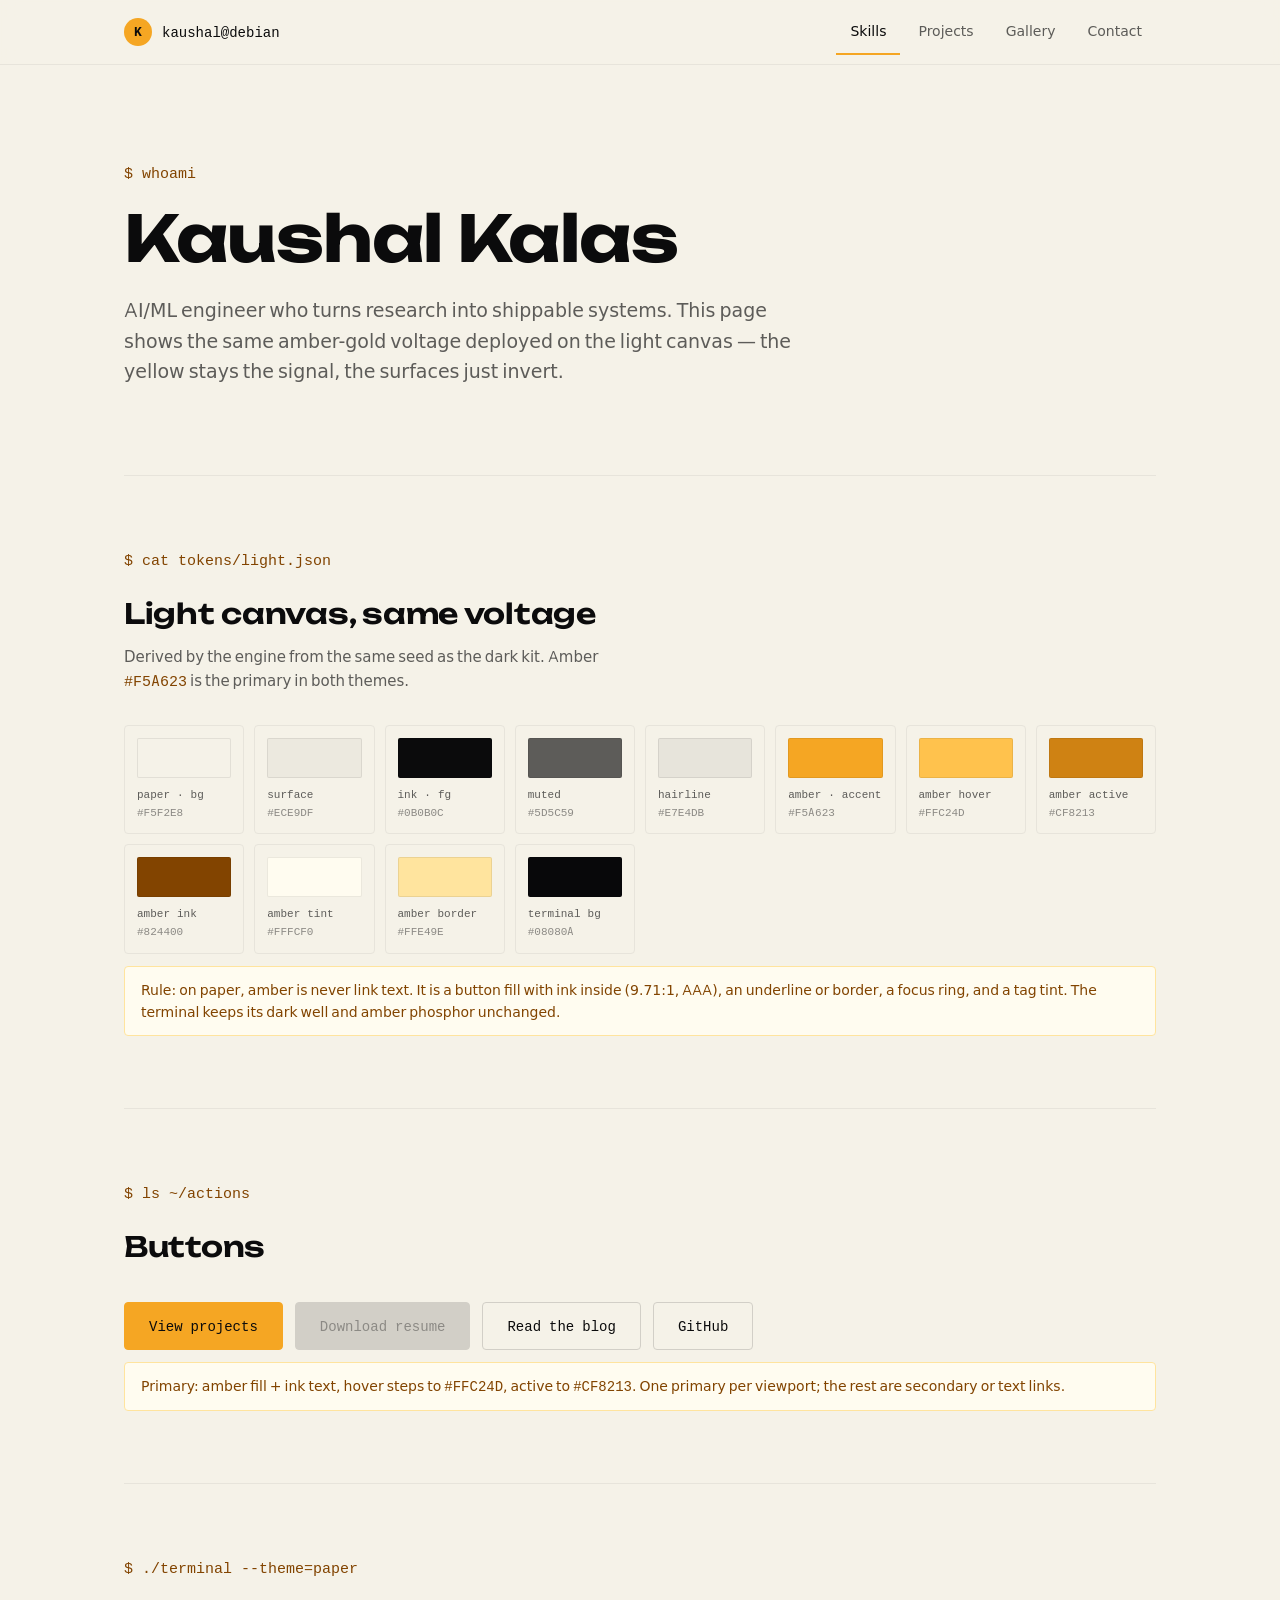
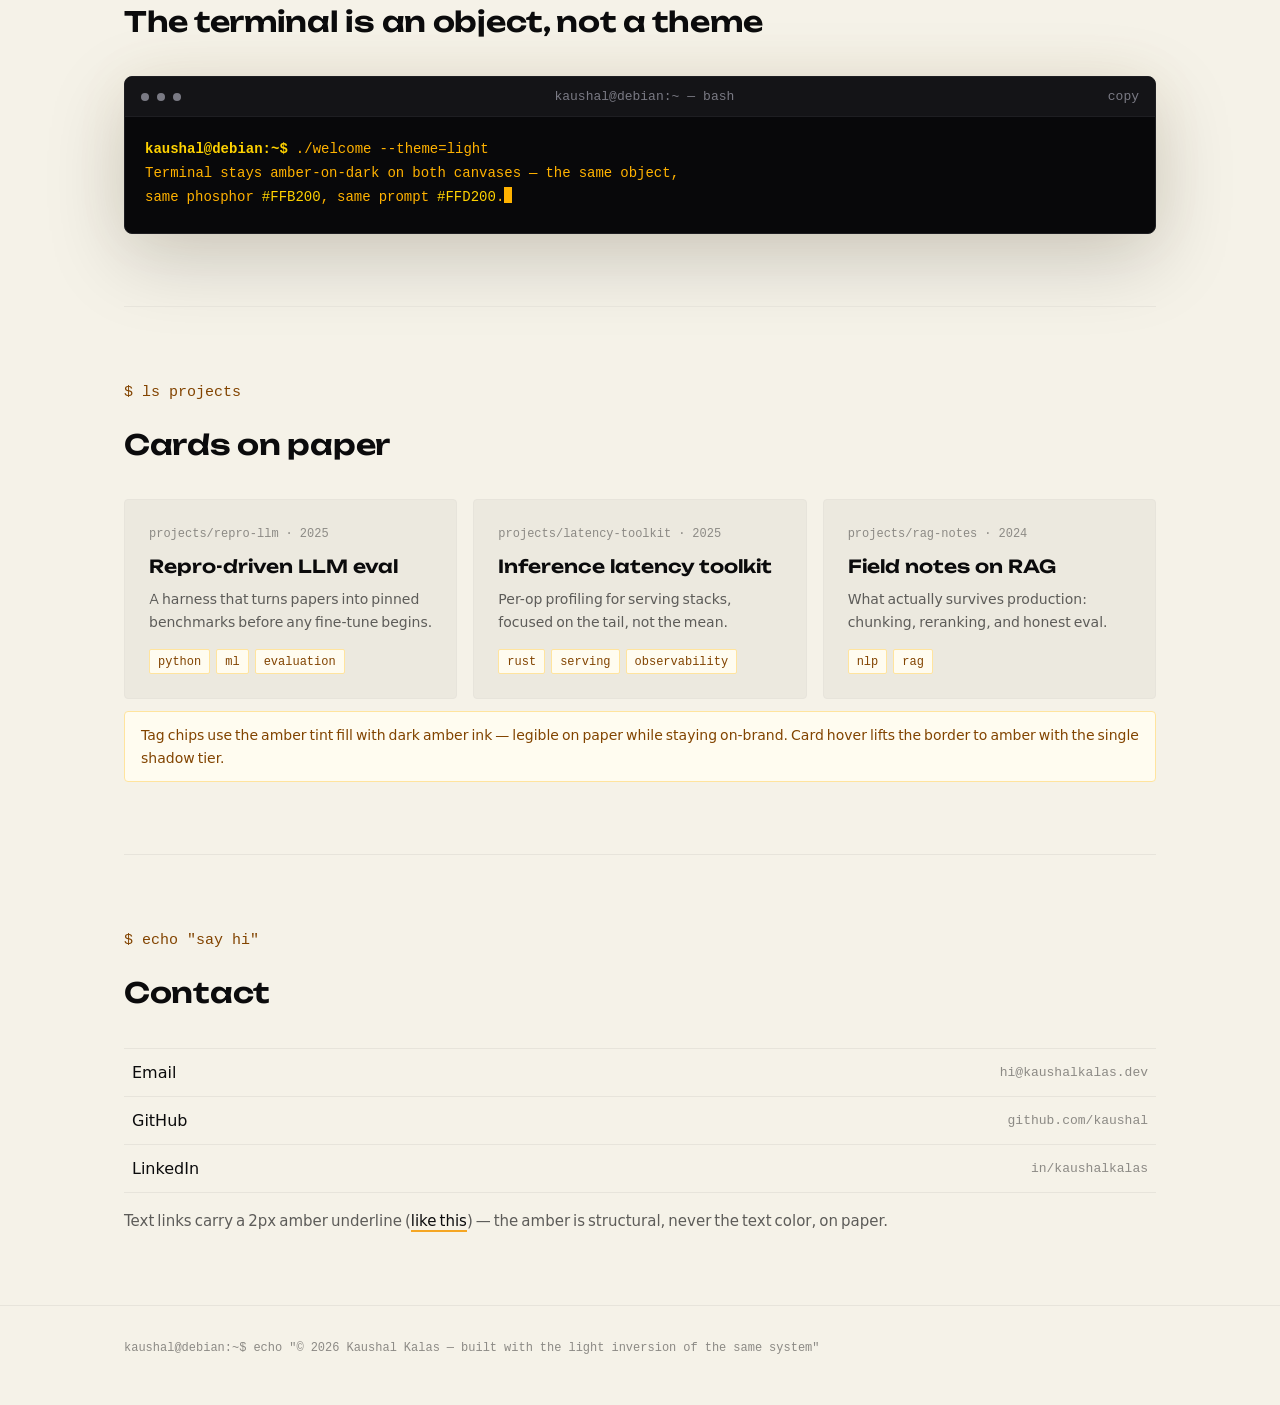
<file: kaushal-kalas-portfolio-Design-System/light-theme.html>
<!doctype html>
<html lang="en">
<head>
<meta charset="utf-8">
<meta name="viewport" content="width=device-width, initial-scale=1">
<title>kaushal-kalas-portfolio — light theme</title>
<link rel="preconnect" href="https://fonts.googleapis.com" />
<link rel="preconnect" href="https://fonts.gstatic.com" crossorigin />
<link rel="stylesheet" href="https://fonts.googleapis.com/css2?family=Unbounded:wght@400..900&amp;display=swap" />
<link rel="stylesheet" href="https://fonts.googleapis.com/css2?family=Instrument+Sans:wght@400..700&amp;display=swap" />
<link rel="stylesheet" href="https://fonts.googleapis.com/css2?family=JetBrains+Mono:wght@400..700&amp;display=swap" />
<style>
@font-face {
  font-family: "Unbounded";
  src: url("fonts/unbounded-400-900.woff2") format("woff2");
  font-weight: 400 900;
  font-style: normal;
  font-display: swap;
}
@font-face {
  font-family: "Instrument Sans";
  src: url("fonts/instrument-sans-400-700.woff2") format("woff2");
  font-weight: 400 700;
  font-style: normal;
  font-display: swap;
}
@font-face {
  font-family: "JetBrains Mono";
  src: url("fonts/jetbrains-mono-400-700.woff2") format("woff2");
  font-weight: 400 700;
  font-style: normal;
  font-display: swap;
}

:root{
  --paper: #f5f2e8;
  --paper-strong: #ece9df;
  --ink: #0b0b0c;
  --muted: #5d5c59;
  --muted-soft: #8c8a85;
  --hairline: #e7e4db;
  --hairline-strong: #d2cfc7;
  --amber: #f5a623;
  --amber-hover: #ffc24d;
  --amber-active: #cf8213;
  --amber-ink: #824400;
  --amber-tint: #fffcf0;
  --amber-border: #ffe49e;
  --terminal-bg: #08080a;
  --terminal-text: #ffb200;
  --terminal-prompt: #ffd200;
  --display: "Unbounded", "Space Grotesk", system-ui, sans-serif;
  --body: "Instrument Sans", Inter, system-ui, sans-serif;
  --mono: "JetBrains Mono", "IBM Plex Mono", ui-monospace, SFMono-Regular, monospace;
  --r-micro: 2px;
  --r-interactive: 4px;
  --r-terminal: 8px;
}

*{ box-sizing:border-box; margin:0; padding:0; }
body{
  background:var(--paper);
  color:var(--ink);
  font-family:var(--body);
  font-size:16px;
  line-height:1.6;
  -webkit-font-smoothing:antialiased;
}

:focus-visible{ outline:2px solid var(--amber); outline-offset:2px; }

.wrap{ max-width:1080px; margin:0 auto; padding:0 24px; }
.section{ padding:72px 0; border-top:1px solid var(--hairline); }
.section:first-of-type{ border-top:0; }

/* nav */
.nav{
  position:sticky; top:0; z-index:10;
  background:rgba(245,242,232,0.92);
  backdrop-filter:blur(8px);
  border-bottom:1px solid var(--hairline);
}
.nav-inner{ display:flex; align-items:center; justify-content:space-between; height:64px; }
.nav-brand{ display:flex; align-items:center; gap:10px; font-family:var(--mono); font-size:14px; color:var(--ink); text-decoration:none; }
.roundel{ width:28px; height:28px; border-radius:50%; background:var(--amber); color:var(--ink); display:flex; align-items:center; justify-content:center; font-family:var(--mono); font-weight:700; font-size:13px; }
.nav-links{ display:flex; gap:4px; list-style:none; }
.nav-links a{
  display:inline-block; padding:10px 14px; min-height:44px; line-height:24px;
  font-size:14px; color:var(--muted); text-decoration:none;
  border-bottom:2px solid transparent;
}
.nav-links a:hover{ color:var(--ink); border-bottom-color:var(--amber); }
.nav-links a.active{ color:var(--ink); border-bottom-color:var(--amber); }

/* hero */
.hero{ padding:96px 0 88px; }
.eyebrow{
  font-family:var(--mono); font-size:15px; color:var(--amber-ink); font-weight:500;
  margin-bottom:20px;
}
h1.display{
  font-family:var(--display); font-weight:700; font-size:clamp(38px,6vw,64px);
  line-height:1.05; letter-spacing:-0.02em; max-width:18ch; margin-bottom:24px;
}
.lede{ max-width:52ch; font-size:19px; color:var(--muted); }

/* buttons */
.btn{
  display:inline-flex; align-items:center; justify-content:center; gap:8px;
  min-height:48px; padding:0 24px; font-family:var(--mono); font-size:14px; font-weight:500;
  border-radius:var(--r-interactive); cursor:pointer; text-decoration:none;
  transition:background 160ms ease, color 160ms ease, border-color 160ms ease, transform 160ms ease;
}
.btn-primary{ background:var(--amber); color:var(--ink); border:1px solid var(--amber); }
.btn-primary:hover{ background:var(--amber-hover); border-color:var(--amber-hover); }
.btn-primary:active{ background:var(--amber-active); border-color:var(--amber-active); }
.btn-primary:disabled{ background:var(--hairline-strong); color:var(--muted-soft); border-color:var(--hairline-strong); cursor:not-allowed; }
.btn-secondary{ background:transparent; color:var(--ink); border:1px solid var(--hairline-strong); }
.btn-secondary:hover{ border-color:var(--amber); color:var(--amber-ink); }
.btn-secondary:active{ border-color:var(--amber-active); color:var(--amber-active); }
.btn-row{ display:flex; flex-wrap:wrap; gap:12px; align-items:center; }

/* links */
a.text-link{ color:var(--ink); text-decoration:none; border-bottom:2px solid var(--amber); }
a.text-link:hover{ color:var(--amber-ink); }

/* terminal — unchanged, amber phosphor on dark well */
.terminal{
  background:var(--terminal-bg); border-radius:var(--r-terminal); overflow:hidden;
  border:1px solid #1e1e22;
  box-shadow:0 24px 80px rgba(0,0,0,0.18), 0 0 60px rgba(255,178,0,0.05);
  font-family:var(--mono); color:var(--terminal-text);
}
.terminal-titlebar{
  display:flex; align-items:center; gap:8px; height:40px; padding:0 16px;
  background:#141417; border-bottom:1px solid #1e1e22; font-size:13px; color:#7a7a84;
}
.dot{ width:8px; height:8px; border-radius:50%; background:#7a7a84; }
.terminal-title{ flex:1; text-align:center; }
.terminal-body{ padding:20px 20px 24px; font-size:14px; line-height:1.7; }
.prompt{ color:var(--terminal-prompt); font-weight:700; }
.cursor{ display:inline-block; width:8px; height:16px; background:var(--terminal-text); vertical-align:-2px; animation:blink 1s steps(1) infinite; }
@keyframes blink{ 50%{ opacity:0; } }

/* cards */
.card-grid{ display:grid; grid-template-columns:repeat(auto-fit,minmax(280px,1fr)); gap:16px; }
.card{
  background:var(--paper-strong); border:1px solid var(--hairline); border-radius:var(--r-interactive);
  padding:24px; transition:border-color 160ms ease, box-shadow 160ms ease;
}
.card:hover{ border-color:var(--amber); box-shadow:0 1px 2px rgba(0,0,0,0.4); }
.card-meta{ font-family:var(--mono); font-size:12px; color:var(--muted-soft); margin-bottom:8px; }
.card-title{ font-family:var(--display); font-size:18px; font-weight:600; margin-bottom:8px; }
.card-desc{ font-size:14px; color:var(--muted); margin-bottom:16px; }
.tags{ display:flex; flex-wrap:wrap; gap:6px; }
.tag{
  font-family:var(--mono); font-size:12px; font-weight:500;
  background:var(--amber-tint); color:var(--amber-ink); border:1px solid var(--amber-border);
  border-radius:var(--r-micro); padding:2px 8px;
}

/* section header */
.section-head{ margin-bottom:32px; }
.section-title{ font-family:var(--display); font-size:28px; font-weight:600; letter-spacing:-0.01em; }

/* contact rows */
.contact-rows{ border-top:1px solid var(--hairline); }
.contact-row{
  display:flex; justify-content:space-between; align-items:center; gap:16px;
  min-height:48px; padding:0 8px; border-bottom:1px solid var(--hairline);
  font-size:16px; color:var(--ink); text-decoration:none;
}
.contact-row:hover{ color:var(--amber-ink); }
.contact-row .domain{ font-family:var(--mono); font-size:13px; color:var(--muted-soft); }

/* footer */
.footer{ padding:32px 0 48px; border-top:1px solid var(--hairline); }
.footer p{ font-family:var(--mono); font-size:12px; color:var(--muted-soft); }

/* token strip */
.tokens{ display:grid; grid-template-columns:repeat(auto-fit,minmax(120px,1fr)); gap:10px; margin-top:24px; }
.token{ border:1px solid var(--hairline); border-radius:var(--r-interactive); padding:12px; background:var(--paper); }
.token .swatch{ height:40px; border-radius:var(--r-micro); border:1px solid rgba(0,0,0,0.08); margin-bottom:8px; }
.token .tname{ font-family:var(--mono); font-size:11px; color:var(--muted); }
.token .tval{ font-family:var(--mono); font-size:11px; color:var(--muted-soft); }

.note{
  margin-top:12px; padding:12px 16px; background:var(--amber-tint); border:1px solid var(--amber-border);
  border-radius:var(--r-interactive); font-size:14px; color:var(--amber-ink);
}

@media (max-width:640px){
  .nav-links{ display:none; }
  .hero{ padding:64px 0; }
  .section{ padding:56px 0; }
}
</style>
</head>
<body>

<header class="nav" data-od-id="light-nav">
  <div class="wrap nav-inner">
    <a class="nav-brand" href="#top"><span class="roundel">K</span> kaushal@debian</a>
    <ul class="nav-links">
      <li><a href="#buttons" class="active">Skills</a></li>
      <li><a href="#terminal">Projects</a></li>
      <li><a href="#cards">Gallery</a></li>
      <li><a href="#contact">Contact</a></li>
    </ul>
  </div>
</header>

<main class="wrap" id="top">

  <section class="hero" data-od-id="light-hero">
    <p class="eyebrow">$ whoami</p>
    <h1 class="display">Kaushal Kalas</h1>
    <p class="lede">AI/ML engineer who turns research into shippable systems. This page shows the same amber-gold voltage deployed on the light canvas — the yellow stays the signal, the surfaces just invert.</p>
  </section>

  <section class="section" data-od-id="light-tokens">
    <div class="section-head">
      <p class="eyebrow">$ cat tokens/light.json</p>
      <h2 class="section-title">Light canvas, same voltage</h2>
      <p class="lede" style="font-size:15px;margin-top:8px;">Derived by the engine from the same seed as the dark kit. Amber <code style="font-family:var(--mono);color:var(--amber-ink)">#F5A623</code> is the primary in both themes.</p>
    </div>
    <div class="tokens">
      <div class="token"><div class="swatch" style="background:#f5f2e8"></div><div class="tname">paper · bg</div><div class="tval">#F5F2E8</div></div>
      <div class="token"><div class="swatch" style="background:#ece9df"></div><div class="tname">surface</div><div class="tval">#ECE9DF</div></div>
      <div class="token"><div class="swatch" style="background:#0b0b0c"></div><div class="tname">ink · fg</div><div class="tval">#0B0B0C</div></div>
      <div class="token"><div class="swatch" style="background:#5d5c59"></div><div class="tname">muted</div><div class="tval">#5D5C59</div></div>
      <div class="token"><div class="swatch" style="background:#e7e4db"></div><div class="tname">hairline</div><div class="tval">#E7E4DB</div></div>
      <div class="token"><div class="swatch" style="background:#f5a623"></div><div class="tname">amber · accent</div><div class="tval">#F5A623</div></div>
      <div class="token"><div class="swatch" style="background:#ffc24d"></div><div class="tname">amber hover</div><div class="tval">#FFC24D</div></div>
      <div class="token"><div class="swatch" style="background:#cf8213"></div><div class="tname">amber active</div><div class="tval">#CF8213</div></div>
      <div class="token"><div class="swatch" style="background:#824400"></div><div class="tname">amber ink</div><div class="tval">#824400</div></div>
      <div class="token"><div class="swatch" style="background:#fffcf0"></div><div class="tname">amber tint</div><div class="tval">#FFFCF0</div></div>
      <div class="token"><div class="swatch" style="background:#ffe49e"></div><div class="tname">amber border</div><div class="tval">#FFE49E</div></div>
      <div class="token"><div class="swatch" style="background:#08080a"></div><div class="tname">terminal bg</div><div class="tval">#08080A</div></div>
    </div>
    <p class="note">Rule: on paper, amber is never link text. It is a button fill with ink inside (9.71:1, AAA), an underline or border, a focus ring, and a tag tint. The terminal keeps its dark well and amber phosphor unchanged.</p>
  </section>

  <section class="section" data-od-id="light-buttons">
    <div class="section-head">
      <p class="eyebrow">$ ls ~/actions</p>
      <h2 class="section-title">Buttons</h2>
    </div>
    <div class="btn-row">
      <button class="btn btn-primary" type="button">View projects</button>
      <button class="btn btn-primary" type="button" disabled>Download resume</button>
      <button class="btn btn-secondary" type="button">Read the blog</button>
      <a class="btn btn-secondary" href="#cards">GitHub</a>
    </div>
    <p class="note">Primary: amber fill + ink text, hover steps to <span style="font-family:var(--mono)">#FFC24D</span>, active to <span style="font-family:var(--mono)">#CF8213</span>. One primary per viewport; the rest are secondary or text links.</p>
  </section>

  <section class="section" data-od-id="light-terminal">
    <div class="section-head">
      <p class="eyebrow">$ ./terminal --theme=paper</p>
      <h2 class="section-title">The terminal is an object, not a theme</h2>
    </div>
    <div class="terminal" role="log" aria-live="polite">
      <div class="terminal-titlebar"><span class="dot"></span><span class="dot"></span><span class="dot"></span><span class="terminal-title">kaushal@debian:~ — bash</span><span>copy</span></div>
      <div class="terminal-body">
        <div><span class="prompt">kaushal@debian:~$</span> ./welcome --theme=light</div>
        <div>Terminal stays amber-on-dark on both canvases — the same object,<br>same phosphor <span style="color:var(--terminal-prompt)">#FFB200</span>, same prompt <span style="color:var(--terminal-prompt)">#FFD200</span>.<span class="cursor"></span></div>
      </div>
    </div>
  </section>

  <section class="section" data-od-id="light-cards">
    <div class="section-head">
      <p class="eyebrow">$ ls projects</p>
      <h2 class="section-title">Cards on paper</h2>
    </div>
    <div class="card-grid">
      <article class="card" data-od-id="light-card-repro">
        <p class="card-meta">projects/repro-llm · 2025</p>
        <h3 class="card-title">Repro-driven LLM eval</h3>
        <p class="card-desc">A harness that turns papers into pinned benchmarks before any fine-tune begins.</p>
        <div class="tags"><span class="tag">python</span><span class="tag">ml</span><span class="tag">evaluation</span></div>
      </article>
      <article class="card" data-od-id="light-card-latency">
        <p class="card-meta">projects/latency-toolkit · 2025</p>
        <h3 class="card-title">Inference latency toolkit</h3>
        <p class="card-desc">Per-op profiling for serving stacks, focused on the tail, not the mean.</p>
        <div class="tags"><span class="tag">rust</span><span class="tag">serving</span><span class="tag">observability</span></div>
      </article>
      <article class="card" data-od-id="light-card-rag">
        <p class="card-meta">projects/rag-notes · 2024</p>
        <h3 class="card-title">Field notes on RAG</h3>
        <p class="card-desc">What actually survives production: chunking, reranking, and honest eval.</p>
        <div class="tags"><span class="tag">nlp</span><span class="tag">rag</span></div>
      </article>
    </div>
    <p class="note">Tag chips use the amber tint fill with dark amber ink — legible on paper while staying on-brand. Card hover lifts the border to amber with the single shadow tier.</p>
  </section>

  <section class="section" data-od-id="light-contact">
    <div class="section-head">
      <p class="eyebrow">$ echo "say hi"</p>
      <h2 class="section-title">Contact</h2>
    </div>
    <div class="contact-rows">
      <a class="contact-row" href="mailto:hi@kaushalkalas.dev"><span>Email</span><span class="domain">hi@kaushalkalas.dev</span></a>
      <a class="contact-row" href="#top"><span>GitHub</span><span class="domain">github.com/kaushal</span></a>
      <a class="contact-row" href="#top"><span>LinkedIn</span><span class="domain">in/kaushalkalas</span></a>
    </div>
    <p style="margin-top:16px;font-size:15px;color:var(--muted);">Text links carry a 2px amber underline (<a class="text-link" href="#top">like this</a>) — the amber is structural, never the text color, on paper.</p>
  </section>

</main>

<footer class="footer" data-od-id="light-footer">
  <div class="wrap">
    <p>kaushal@debian:~$ echo "© 2026 Kaushal Kalas — built with the light inversion of the same system"</p>
  </div>
</footer>

</body>
</html>
</file>
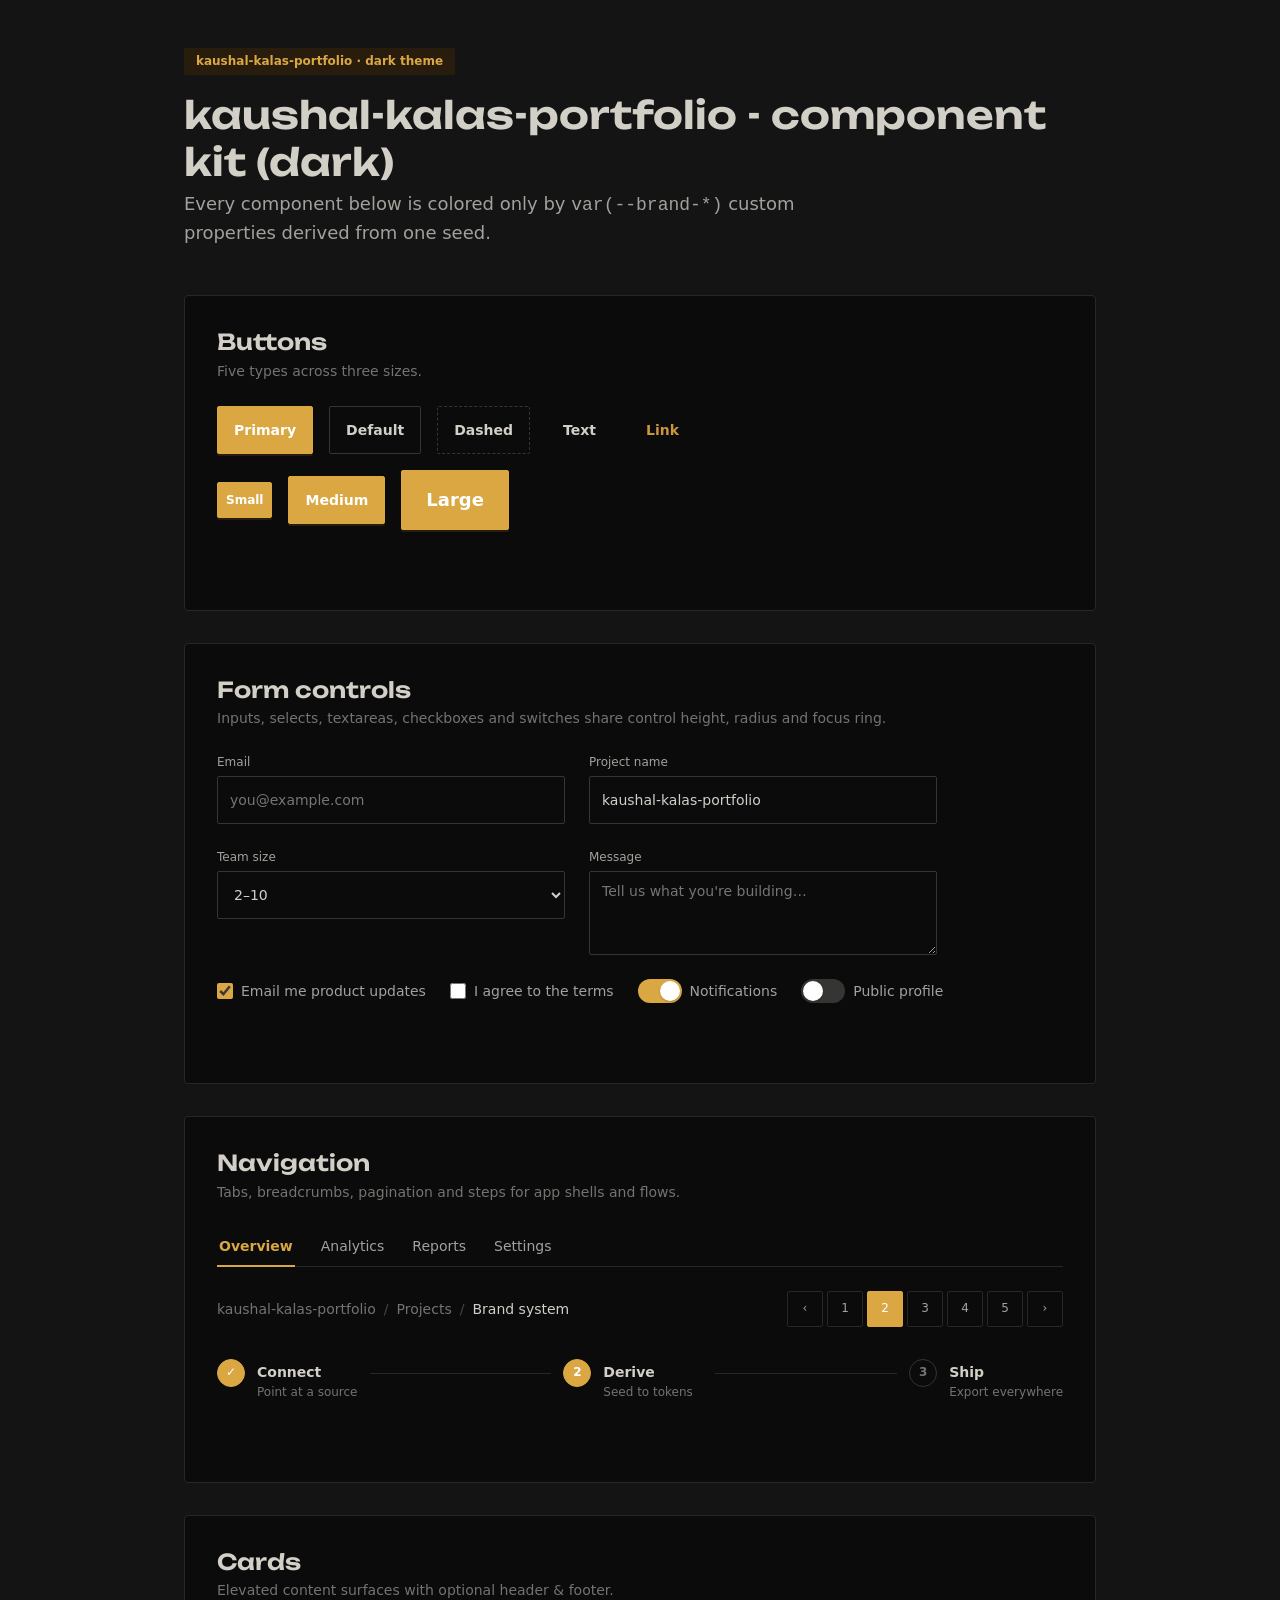
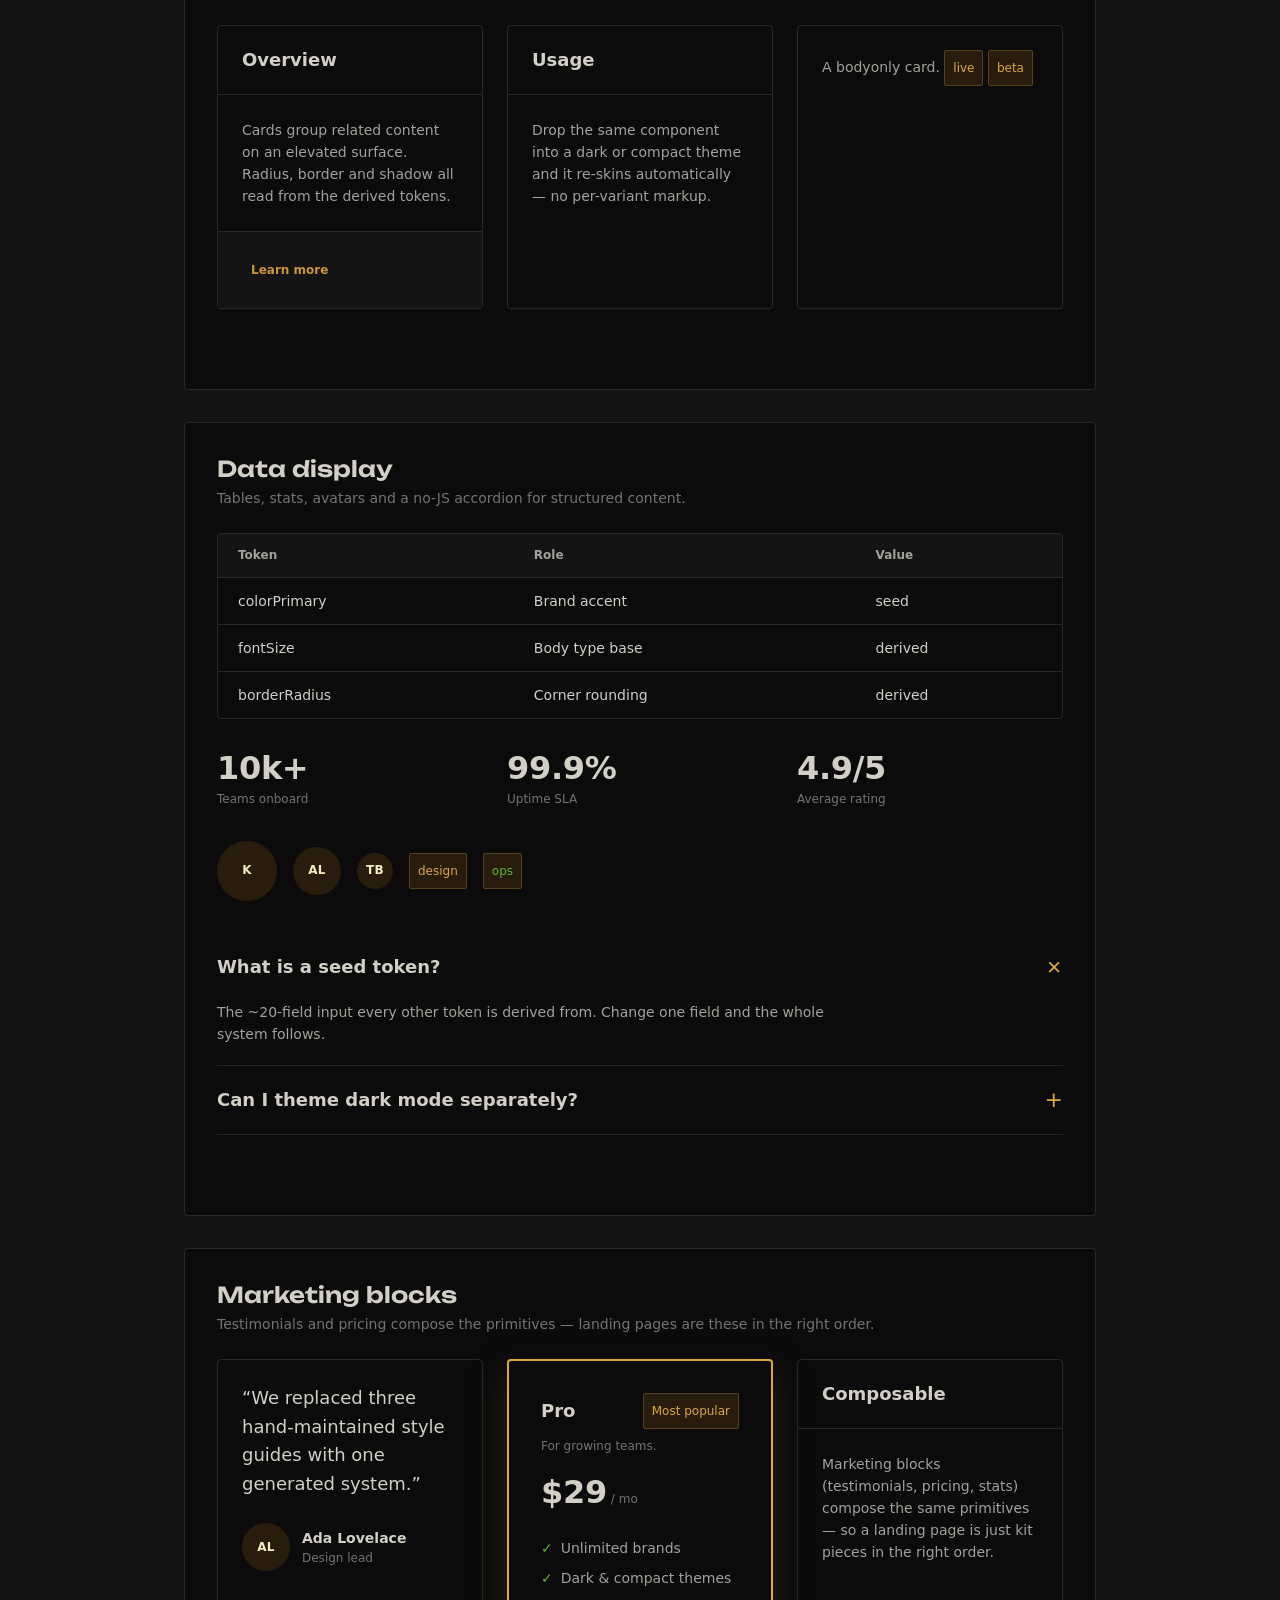
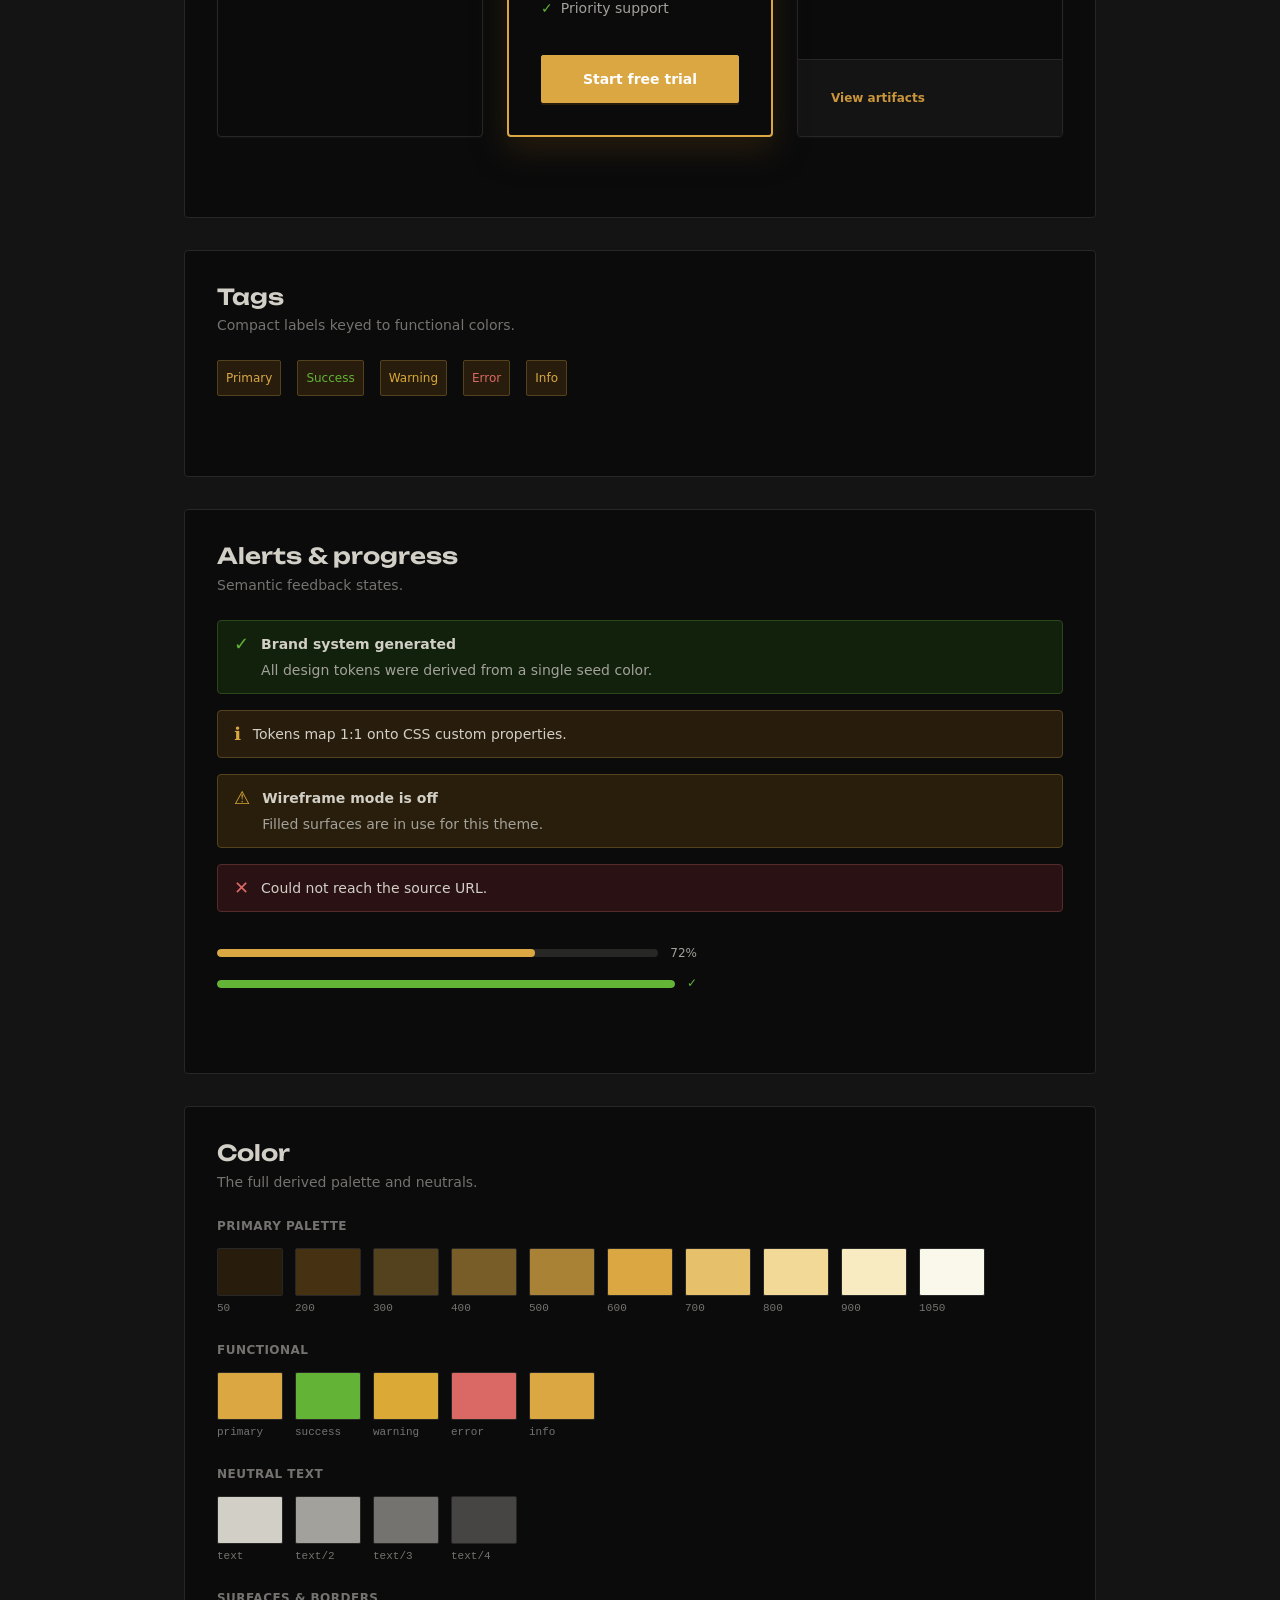
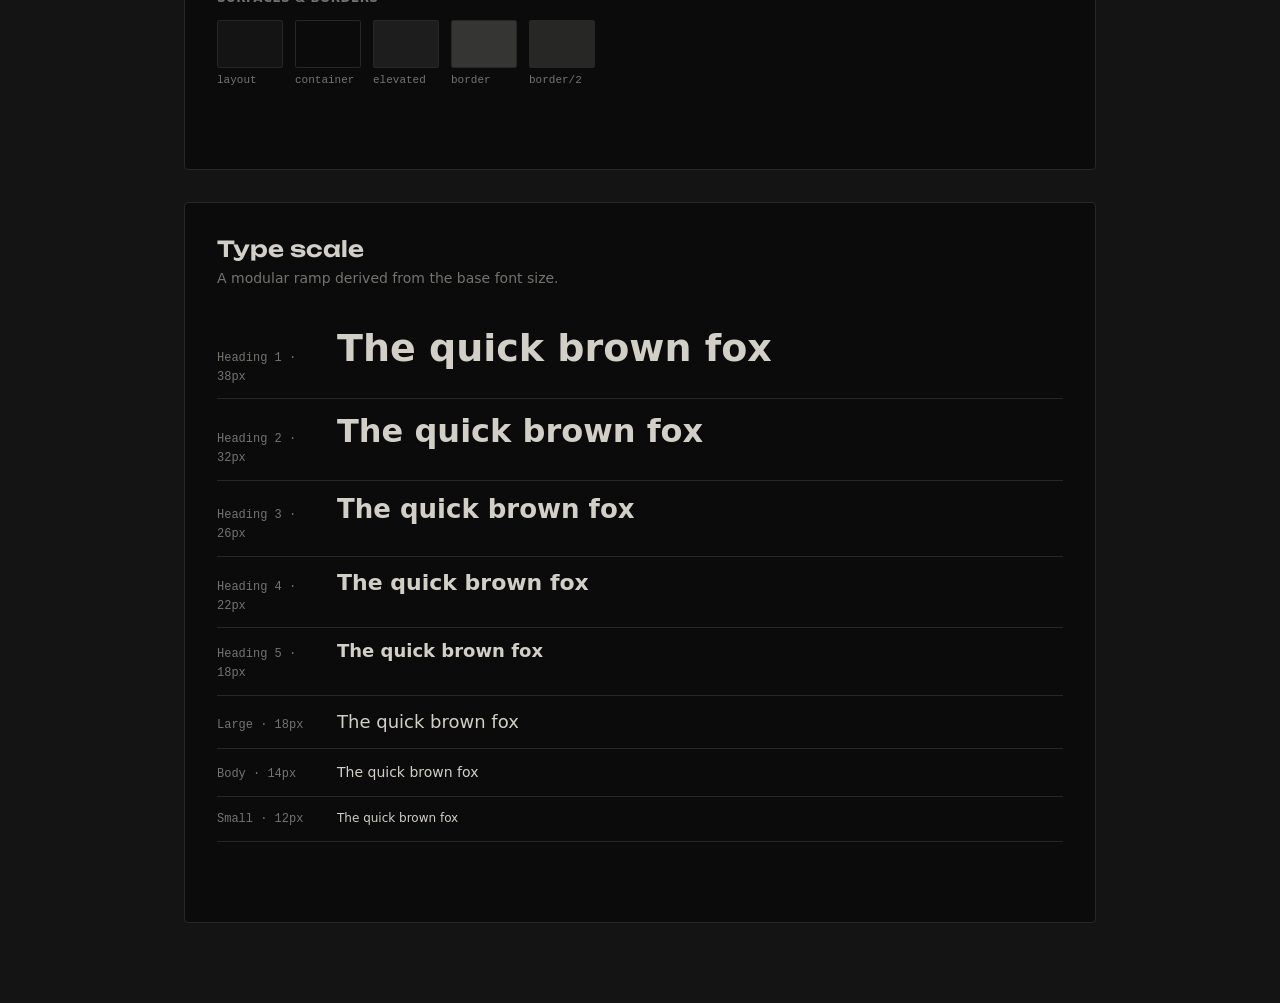
<file: kaushal-kalas-portfolio-Design-System/system/kit.dark.html>
<!doctype html>
<html lang="en">
<head>
<style data-brand-fonts>
@font-face {
  font-family: "Unbounded";
  src: url("../fonts/unbounded-400-900.woff2") format("woff2");
  font-weight: 400 900;
  font-style: normal;
  unicode-range: U+0102-0103, U+0110-0111, U+0128-0129, U+0168-0169, U+01A0-01A1, U+01AF-01B0, U+0300-0301, U+0303-0304, U+0308-0309, U+0323, U+0329, U+1EA0-1EF9, U+20AB;
  font-display: swap;
}
@font-face {
  font-family: "Instrument Sans";
  src: url("../fonts/instrument-sans-400-700.woff2") format("woff2");
  font-weight: 400 700;
  font-style: normal;
  unicode-range: U+0100-02BA, U+02BD-02C5, U+02C7-02CC, U+02CE-02D7, U+02DD-02FF, U+0304, U+0308, U+0329, U+1D00-1DBF, U+1E00-1E9F, U+1EF2-1EFF, U+2020, U+20A0-20AB, U+20AD-20C0, U+2113, U+2C60-2C7F, U+A720-A7FF;
  font-display: swap;
}
@font-face {
  font-family: "JetBrains Mono";
  src: url("../fonts/jetbrains-mono-400-700.woff2") format("woff2");
  font-weight: 400 700;
  font-style: normal;
  unicode-range: U+0102-0103, U+0110-0111, U+0128-0129, U+0168-0169, U+01A0-01A1, U+01AF-01B0, U+0300-0301, U+0303-0304, U+0308-0309, U+0323, U+0329, U+1EA0-1EF9, U+20AB;
  font-display: swap;
}
</style>
<meta charset="utf-8">
<meta name="viewport" content="width=device-width, initial-scale=1">
<title>kaushal-kalas-portfolio - component kit (dark)</title>
<link rel="preconnect" href="https://fonts.googleapis.com" />
    <link rel="preconnect" href="https://fonts.gstatic.com" crossorigin />
    <link rel="stylesheet" href="https://fonts.googleapis.com/css2?family=Unbounded:wght@400..900&amp;display=swap" />
    <link rel="stylesheet" href="https://fonts.googleapis.com/css2?family=Instrument+Sans:wght@400..700&amp;display=swap" />
    <link rel="stylesheet" href="https://fonts.googleapis.com/css2?family=JetBrains+Mono:wght@400..700&amp;display=swap" />
<style>
:root{
  --brand-color-primary: #daa743;
  --brand-color-primary-bg: #281d0d;
  --brand-color-primary-bg-hover: #463212;
  --brand-color-primary-border: #54421f;
  --brand-color-primary-border-hover: #795d29;
  --brand-color-primary-hover: #e7c06b;
  --brand-color-primary-active: #aa8236;
  --brand-color-primary-text: #f8eac1;
  --brand-color-success: #63b336;
  --brand-color-success-bg: #12210c;
  --brand-color-success-border: #2a461b;
  --brand-color-success-hover: #86c95b;
  --brand-color-success-active: #4e8c2c;
  --brand-color-warning: #daa936;
  --brand-color-warning-bg: #291e0b;
  --brand-color-warning-border: #54431b;
  --brand-color-warning-hover: #e7c25d;
  --brand-color-warning-active: #aa842c;
  --brand-color-error: #da6865;
  --brand-color-error-bg: #2a1113;
  --brand-color-error-border: #542c2c;
  --brand-color-error-hover: #e7948f;
  --brand-color-error-active: #aa5250;
  --brand-color-info: #daa743;
  --brand-color-info-bg: #281d0d;
  --brand-color-info-border: #54421f;
  --brand-color-link: #cb953a;
  --brand-color-link-hover: #e2b764;
  --brand-color-link-active: #9e742f;
  --brand-color-text: #d2cfc7;
  --brand-color-text-secondary: #a3a19b;
  --brand-color-text-tertiary: #74736f;
  --brand-color-text-quaternary: #464543;
  --brand-color-fill: #353534;
  --brand-color-fill-secondary: #272726;
  --brand-color-fill-tertiary: #1e1d1e;
  --brand-color-fill-quaternary: #141415;
  --brand-color-bg-layout: #141415;
  --brand-color-bg-container: #0b0b0c;
  --brand-color-bg-elevated: #1e1d1e;
  --brand-color-border: #353534;
  --brand-color-border-secondary: #272726;
  --brand-font-family: 'Instrument Sans', Inter, system-ui, sans-serif, -apple-system, BlinkMacSystemFont, 'Segoe UI', Roboto, 'Helvetica Neue', Arial, 'Noto Sans', sans-serif, 'Apple Color Emoji', 'Segoe UI Emoji', 'Segoe UI Symbol', 'Noto Color Emoji';
  --brand-font-family-code: 'JetBrains Mono', 'SFMono-Regular', Consolas, 'Liberation Mono', Menlo, Courier, monospace;
  --brand-font-size: 14px;
  --brand-font-size-sm: 12px;
  --brand-font-size-lg: 18px;
  --brand-font-size-xl: 22px;
  --brand-font-size-heading-1: 38px;
  --brand-font-size-heading-2: 32px;
  --brand-font-size-heading-3: 26px;
  --brand-font-size-heading-4: 22px;
  --brand-font-size-heading-5: 18px;
  --brand-line-height: 1.5714285714285714;
  --brand-line-height-heading: 1.25;
  --brand-font-weight-strong: 600;
  --brand-size-xxs: 4px;
  --brand-size-xs: 8px;
  --brand-size-sm: 12px;
  --brand-size: 16px;
  --brand-size-md: 20px;
  --brand-size-lg: 24px;
  --brand-size-xl: 32px;
  --brand-size-xxl: 48px;
  --brand-border-radius-xs: 1px;
  --brand-border-radius-sm: 2px;
  --brand-border-radius: 2px;
  --brand-border-radius-lg: 4px;
  --brand-line-width: 1px;
  --brand-control-height-xs: 24px;
  --brand-control-height-sm: 36px;
  --brand-control-height: 48px;
  --brand-control-height-lg: 60px;
  --brand-motion-duration-fast: 0.1s;
  --brand-motion-duration-mid: 0.2s;
  --brand-motion-duration-slow: 0.3s;
  --brand-motion-ease-in-out: cubic-bezier(0.645, 0.045, 0.355, 1);
  --brand-motion-ease-out: cubic-bezier(0.215, 0.61, 0.355, 1);
  --brand-primary-palette-1: #281d0d;
  --brand-primary-palette-2: #463212;
  --brand-primary-palette-3: #54421f;
  --brand-primary-palette-4: #795d29;
  --brand-primary-palette-5: #aa8236;
  --brand-primary-palette-6: #daa743;
  --brand-primary-palette-7: #e7c06b;
  --brand-primary-palette-8: #f3d997;
  --brand-primary-palette-9: #f8eac1;
  --brand-primary-palette-10: #faf7eb;
  --brand-presets-red-1: #fff1f0;
  --brand-presets-red-2: #ffcbc7;
  --brand-presets-red-3: #ffa39e;
  --brand-presets-red-4: #ff7775;
  --brand-presets-red-5: #ff4d50;
  --brand-presets-red-6: #f5222d;
  --brand-presets-red-7: #cf1323;
  --brand-presets-red-8: #a8071a;
  --brand-presets-red-9: #820014;
  --brand-presets-red-10: #5c0011;
  --brand-presets-volcano-1: #fff2e8;
  --brand-presets-volcano-2: #ffd8bf;
  --brand-presets-volcano-3: #ffbb96;
  --brand-presets-volcano-4: #ff9c6e;
  --brand-presets-volcano-5: #ff7a45;
  --brand-presets-volcano-6: #fa541c;
  --brand-presets-volcano-7: #d4380d;
  --brand-presets-volcano-8: #ad2202;
  --brand-presets-volcano-9: #871500;
  --brand-presets-volcano-10: #610c00;
  --brand-presets-orange-1: #fff7e6;
  --brand-presets-orange-2: #ffe7ba;
  --brand-presets-orange-3: #ffd591;
  --brand-presets-orange-4: #ffc069;
  --brand-presets-orange-5: #ffa940;
  --brand-presets-orange-6: #fa8c16;
  --brand-presets-orange-7: #d46b08;
  --brand-presets-orange-8: #ad4e00;
  --brand-presets-orange-9: #873800;
  --brand-presets-orange-10: #612500;
  --brand-presets-gold-1: #fffbe6;
  --brand-presets-gold-2: #fff1b8;
  --brand-presets-gold-3: #ffe58f;
  --brand-presets-gold-4: #ffd666;
  --brand-presets-gold-5: #ffc53d;
  --brand-presets-gold-6: #faad14;
  --brand-presets-gold-7: #d48806;
  --brand-presets-gold-8: #ad6800;
  --brand-presets-gold-9: #874c00;
  --brand-presets-gold-10: #613400;
  --brand-presets-yellow-1: #feffe6;
  --brand-presets-yellow-2: #ffffb8;
  --brand-presets-yellow-3: #fffb8f;
  --brand-presets-yellow-4: #fff566;
  --brand-presets-yellow-5: #ffeb3d;
  --brand-presets-yellow-6: #fadb14;
  --brand-presets-yellow-7: #d4b106;
  --brand-presets-yellow-8: #ad8a00;
  --brand-presets-yellow-9: #876700;
  --brand-presets-yellow-10: #614700;
  --brand-presets-lime-1: #fcffe6;
  --brand-presets-lime-2: #f4ffb8;
  --brand-presets-lime-3: #eaff8f;
  --brand-presets-lime-4: #d3f261;
  --brand-presets-lime-5: #bae637;
  --brand-presets-lime-6: #a0d911;
  --brand-presets-lime-7: #7bb305;
  --brand-presets-lime-8: #5b8c00;
  --brand-presets-lime-9: #3f6600;
  --brand-presets-lime-10: #254000;
  --brand-presets-green-1: #f6ffed;
  --brand-presets-green-2: #d9f7be;
  --brand-presets-green-3: #b6eb8f;
  --brand-presets-green-4: #94de64;
  --brand-presets-green-5: #72d13d;
  --brand-presets-green-6: #52c41a;
  --brand-presets-green-7: #389e0d;
  --brand-presets-green-8: #227804;
  --brand-presets-green-9: #135200;
  --brand-presets-green-10: #092b00;
  --brand-presets-cyan-1: #e6fffb;
  --brand-presets-cyan-2: #b5f5ec;
  --brand-presets-cyan-3: #87e8de;
  --brand-presets-cyan-4: #5cdbd3;
  --brand-presets-cyan-5: #36cfc9;
  --brand-presets-cyan-6: #13c2c2;
  --brand-presets-cyan-7: #08979c;
  --brand-presets-cyan-8: #006d75;
  --brand-presets-cyan-9: #00474f;
  --brand-presets-cyan-10: #002329;
  --brand-presets-blue-1: #e6f4ff;
  --brand-presets-blue-2: #bae0ff;
  --brand-presets-blue-3: #91caff;
  --brand-presets-blue-4: #69b1ff;
  --brand-presets-blue-5: #4096ff;
  --brand-presets-blue-6: #1677ff;
  --brand-presets-blue-7: #0958d9;
  --brand-presets-blue-8: #003eb3;
  --brand-presets-blue-9: #002c8c;
  --brand-presets-blue-10: #001d66;
  --brand-presets-geekblue-1: #f0f5ff;
  --brand-presets-geekblue-2: #d6e4ff;
  --brand-presets-geekblue-3: #adc6ff;
  --brand-presets-geekblue-4: #85a5ff;
  --brand-presets-geekblue-5: #597df7;
  --brand-presets-geekblue-6: #2f54eb;
  --brand-presets-geekblue-7: #1d39c4;
  --brand-presets-geekblue-8: #10229e;
  --brand-presets-geekblue-9: #061178;
  --brand-presets-geekblue-10: #030852;
  --brand-presets-purple-1: #f9f0ff;
  --brand-presets-purple-2: #efdbff;
  --brand-presets-purple-3: #d4adf7;
  --brand-presets-purple-4: #b37feb;
  --brand-presets-purple-5: #9254de;
  --brand-presets-purple-6: #722ed1;
  --brand-presets-purple-7: #531dab;
  --brand-presets-purple-8: #391085;
  --brand-presets-purple-9: #22075e;
  --brand-presets-purple-10: #120338;
  --brand-presets-magenta-1: #fff0f6;
  --brand-presets-magenta-2: #ffd6e7;
  --brand-presets-magenta-3: #ffadd2;
  --brand-presets-magenta-4: #ff85bf;
  --brand-presets-magenta-5: #f759aa;
  --brand-presets-magenta-6: #eb2f96;
  --brand-presets-magenta-7: #c41d7e;
  --brand-presets-magenta-8: #9e1067;
  --brand-presets-magenta-9: #780650;
  --brand-presets-magenta-10: #520339;
  --brand-presets-grey-1: #a6a6a6;
  --brand-presets-grey-2: #999999;
  --brand-presets-grey-3: #8c8c8c;
  --brand-presets-grey-4: #808080;
  --brand-presets-grey-5: #737373;
  --brand-presets-grey-6: #666666;
  --brand-presets-grey-7: #404040;
  --brand-presets-grey-8: #1a1a1a;
  --brand-presets-grey-9: #000000;
  --brand-presets-grey-10: #000000;
}
*{box-sizing:border-box}
html,body{margin:0;padding:0}
body{
  font-family:var(--brand-font-family);
  font-size:var(--brand-font-size);
  line-height:var(--brand-line-height);
  color:var(--brand-color-text);
  background:var(--brand-color-bg-layout);
  -webkit-font-smoothing:antialiased;
}
h1,h2,h3{font-family:Unbounded, 'Space Grotesk', system-ui, sans-serif, var(--brand-font-family)}
a{color:inherit}
a[role="button"]{transition:filter .15s ease,transform .15s ease}
a[role="button"]:hover{filter:brightness(1.07)}
a[role="button"]:active{filter:brightness(.95);transform:translateY(0.5px)}
input:focus,textarea:focus,select:focus{border-color:var(--brand-color-primary)!important;box-shadow:0 0 0 3px var(--brand-color-primary-bg);outline:none}
details.kit-acc>summary{list-style:none;cursor:pointer}
details.kit-acc>summary::-webkit-details-marker{display:none}
details.kit-acc .kit-acc-icon{transition:transform .18s ease}
details.kit-acc[open] .kit-acc-icon{transform:rotate(45deg)}
.wrap{max-width:960px;margin:0 auto;padding:var(--brand-size-xxl) var(--brand-size-lg)}
.panel{
  background:var(--brand-color-bg-container);
  border:var(--brand-line-width) solid var(--brand-color-border-secondary);
  border-radius:var(--brand-border-radius-lg);
  padding:var(--brand-size-xl);
  margin-bottom:var(--brand-size-xl);
}
</style>
</head>
<body>
<div class="wrap">
  <header style="margin-bottom:var(--brand-size-xxl)">
    <div style="display:inline-flex;align-items:center;gap:var(--brand-size-xs);padding:var(--brand-size-xxs) var(--brand-size-sm);border-radius:var(--brand-border-radius);background:var(--brand-color-primary-bg);color:var(--brand-color-primary);font-size:var(--brand-font-size-sm);font-weight:var(--brand-font-weight-strong)">kaushal-kalas-portfolio · dark theme</div>
    <h1 style="margin:var(--brand-size) 0 var(--brand-size-xxs);font-size:var(--brand-font-size-heading-1);font-weight:var(--brand-font-weight-strong);line-height:var(--brand-line-height-heading);color:var(--brand-color-text)">kaushal-kalas-portfolio - component kit (dark)</h1>
    <p style="margin:0;max-width:60ch;font-size:var(--brand-font-size-lg);color:var(--brand-color-text-secondary)">Every component below is colored only by <code style="font-family:var(--brand-font-family-code)">var(--brand-*)</code> custom properties derived from one seed.</p>
  </header>

  <div class="panel"><section style="margin-bottom:var(--brand-size-xxl)">
    <h2 style="margin:0;font-size:var(--brand-font-size-heading-4);font-weight:var(--brand-font-weight-strong);line-height:var(--brand-line-height-heading);color:var(--brand-color-text)">Buttons</h2>
    <p style="margin:var(--brand-size-xxs) 0 var(--brand-size-lg);font-size:var(--brand-font-size);color:var(--brand-color-text-tertiary)">Five types across three sizes.</p>
    <div style="display:flex;flex-wrap:wrap;gap:var(--brand-size);align-items:center">
    <a role="button" tabindex="0" style="display:inline-flex;align-items:center;justify-content:center;box-sizing:border-box;cursor:pointer;white-space:nowrap;user-select:none;font-family:var(--brand-font-family);font-weight:var(--brand-font-weight-strong);line-height:1;text-decoration:none;transition:all var(--brand-motion-duration-mid) var(--brand-motion-ease-in-out);height:var(--brand-control-height);padding:0 var(--brand-size);font-size:var(--brand-font-size);border-radius:var(--brand-border-radius);border:var(--brand-line-width) solid transparent;background:var(--brand-color-primary);color:#fff;border-color:var(--brand-color-primary);box-shadow:0 2px 0 var(--brand-color-primary-bg)">Primary</a>
    <a role="button" tabindex="0" style="display:inline-flex;align-items:center;justify-content:center;box-sizing:border-box;cursor:pointer;white-space:nowrap;user-select:none;font-family:var(--brand-font-family);font-weight:var(--brand-font-weight-strong);line-height:1;text-decoration:none;transition:all var(--brand-motion-duration-mid) var(--brand-motion-ease-in-out);height:var(--brand-control-height);padding:0 var(--brand-size);font-size:var(--brand-font-size);border-radius:var(--brand-border-radius);border:var(--brand-line-width) solid transparent;background:var(--brand-color-bg-container);color:var(--brand-color-text);border-color:var(--brand-color-border)">Default</a>
    <a role="button" tabindex="0" style="display:inline-flex;align-items:center;justify-content:center;box-sizing:border-box;cursor:pointer;white-space:nowrap;user-select:none;font-family:var(--brand-font-family);font-weight:var(--brand-font-weight-strong);line-height:1;text-decoration:none;transition:all var(--brand-motion-duration-mid) var(--brand-motion-ease-in-out);height:var(--brand-control-height);padding:0 var(--brand-size);font-size:var(--brand-font-size);border-radius:var(--brand-border-radius);border:var(--brand-line-width) solid transparent;background:var(--brand-color-bg-container);color:var(--brand-color-text);border-color:var(--brand-color-border);border-style:dashed">Dashed</a>
    <a role="button" tabindex="0" style="display:inline-flex;align-items:center;justify-content:center;box-sizing:border-box;cursor:pointer;white-space:nowrap;user-select:none;font-family:var(--brand-font-family);font-weight:var(--brand-font-weight-strong);line-height:1;text-decoration:none;transition:all var(--brand-motion-duration-mid) var(--brand-motion-ease-in-out);height:var(--brand-control-height);padding:0 var(--brand-size);font-size:var(--brand-font-size);border-radius:var(--brand-border-radius);border:var(--brand-line-width) solid transparent;background:transparent;color:var(--brand-color-text);border-color:transparent">Text</a>
    <a role="button" tabindex="0" style="display:inline-flex;align-items:center;justify-content:center;box-sizing:border-box;cursor:pointer;white-space:nowrap;user-select:none;font-family:var(--brand-font-family);font-weight:var(--brand-font-weight-strong);line-height:1;text-decoration:none;transition:all var(--brand-motion-duration-mid) var(--brand-motion-ease-in-out);height:var(--brand-control-height);padding:0 var(--brand-size);font-size:var(--brand-font-size);border-radius:var(--brand-border-radius);border:var(--brand-line-width) solid transparent;background:transparent;color:var(--brand-color-link);border-color:transparent">Link</a>
  </div>
  <div style="display:flex;flex-wrap:wrap;gap:var(--brand-size);align-items:center;margin-top:var(--brand-size)">
    <a role="button" tabindex="0" style="display:inline-flex;align-items:center;justify-content:center;box-sizing:border-box;cursor:pointer;white-space:nowrap;user-select:none;font-family:var(--brand-font-family);font-weight:var(--brand-font-weight-strong);line-height:1;text-decoration:none;transition:all var(--brand-motion-duration-mid) var(--brand-motion-ease-in-out);height:var(--brand-control-height-sm);padding:0 var(--brand-size-xs);font-size:var(--brand-font-size-sm);border-radius:var(--brand-border-radius);border:var(--brand-line-width) solid transparent;background:var(--brand-color-primary);color:#fff;border-color:var(--brand-color-primary);box-shadow:0 2px 0 var(--brand-color-primary-bg)">Small</a>
    <a role="button" tabindex="0" style="display:inline-flex;align-items:center;justify-content:center;box-sizing:border-box;cursor:pointer;white-space:nowrap;user-select:none;font-family:var(--brand-font-family);font-weight:var(--brand-font-weight-strong);line-height:1;text-decoration:none;transition:all var(--brand-motion-duration-mid) var(--brand-motion-ease-in-out);height:var(--brand-control-height);padding:0 var(--brand-size);font-size:var(--brand-font-size);border-radius:var(--brand-border-radius);border:var(--brand-line-width) solid transparent;background:var(--brand-color-primary);color:#fff;border-color:var(--brand-color-primary);box-shadow:0 2px 0 var(--brand-color-primary-bg)">Medium</a>
    <a role="button" tabindex="0" style="display:inline-flex;align-items:center;justify-content:center;box-sizing:border-box;cursor:pointer;white-space:nowrap;user-select:none;font-family:var(--brand-font-family);font-weight:var(--brand-font-weight-strong);line-height:1;text-decoration:none;transition:all var(--brand-motion-duration-mid) var(--brand-motion-ease-in-out);height:var(--brand-control-height-lg);padding:0 var(--brand-size-lg);font-size:var(--brand-font-size-lg);border-radius:var(--brand-border-radius);border:var(--brand-line-width) solid transparent;background:var(--brand-color-primary);color:#fff;border-color:var(--brand-color-primary);box-shadow:0 2px 0 var(--brand-color-primary-bg)">Large</a>
  </div>
  </section></div>
  <div class="panel"><section style="margin-bottom:var(--brand-size-xxl)">
    <h2 style="margin:0;font-size:var(--brand-font-size-heading-4);font-weight:var(--brand-font-weight-strong);line-height:var(--brand-line-height-heading);color:var(--brand-color-text)">Form controls</h2>
    <p style="margin:var(--brand-size-xxs) 0 var(--brand-size-lg);font-size:var(--brand-font-size);color:var(--brand-color-text-tertiary)">Inputs, selects, textareas, checkboxes and switches share control height, radius and focus ring.</p>
    <div style="display:grid;grid-template-columns:repeat(auto-fit,minmax(240px,1fr));gap:var(--brand-size-lg);max-width:720px">
    <div><label style="display:block;margin-bottom:var(--brand-size-xxs);font-family:var(--brand-font-family);font-size:var(--brand-font-size-sm);color:var(--brand-color-text-secondary)">Email</label><input type="text" placeholder="you@example.com" style="box-sizing:border-box;width:100%;height:var(--brand-control-height);padding:0 var(--brand-size-sm);font-family:var(--brand-font-family);font-size:var(--brand-font-size);line-height:var(--brand-line-height);color:var(--brand-color-text);background:var(--brand-color-bg-container);border:var(--brand-line-width) solid var(--brand-color-border);border-radius:var(--brand-border-radius);outline:none;transition:border-color var(--brand-motion-duration-mid) var(--brand-motion-ease-in-out)"></div>
    <div><label style="display:block;margin-bottom:var(--brand-size-xxs);font-family:var(--brand-font-family);font-size:var(--brand-font-size-sm);color:var(--brand-color-text-secondary)">Project name</label><input type="text" value="kaushal-kalas-portfolio" style="box-sizing:border-box;width:100%;height:var(--brand-control-height);padding:0 var(--brand-size-sm);font-family:var(--brand-font-family);font-size:var(--brand-font-size);line-height:var(--brand-line-height);color:var(--brand-color-text);background:var(--brand-color-bg-container);border:var(--brand-line-width) solid var(--brand-color-border);border-radius:var(--brand-border-radius);outline:none;transition:border-color var(--brand-motion-duration-mid) var(--brand-motion-ease-in-out)"></div>
    <div><label style="display:block;margin-bottom:var(--brand-size-xxs);font-family:var(--brand-font-family);font-size:var(--brand-font-size-sm);color:var(--brand-color-text-secondary)">Team size</label><select style="box-sizing:border-box;width:100%;height:var(--brand-control-height);padding:0 var(--brand-size-sm);font-family:var(--brand-font-family);font-size:var(--brand-font-size);color:var(--brand-color-text);background:var(--brand-color-bg-container);border:var(--brand-line-width) solid var(--brand-color-border);border-radius:var(--brand-border-radius);outline:none"><option>Just me</option><option selected>2–10</option><option>11–50</option><option>50+</option></select></div>
    <div><label style="display:block;margin-bottom:var(--brand-size-xxs);font-family:var(--brand-font-family);font-size:var(--brand-font-size-sm);color:var(--brand-color-text-secondary)">Message</label><textarea rows="3" placeholder="Tell us what you're building…" style="box-sizing:border-box;display:block;width:100%;padding:var(--brand-size-xs) var(--brand-size-sm);font-family:var(--brand-font-family);font-size:var(--brand-font-size);line-height:var(--brand-line-height);color:var(--brand-color-text);background:var(--brand-color-bg-container);border:var(--brand-line-width) solid var(--brand-color-border);border-radius:var(--brand-border-radius);resize:vertical;outline:none"></textarea></div>
  </div>
  <div style="display:flex;flex-wrap:wrap;gap:var(--brand-size);align-items:center;margin-top:var(--brand-size-lg);gap:var(--brand-size-lg)">
    <label style="display:inline-flex;align-items:flex-start;gap:var(--brand-size-xs);font-family:var(--brand-font-family);font-size:var(--brand-font-size);line-height:var(--brand-line-height);color:var(--brand-color-text-secondary);cursor:pointer"><input type="checkbox" checked style="accent-color:var(--brand-color-primary);width:16px;height:16px;margin:3px 0 0;flex:0 0 auto"><span>Email me product updates</span></label>
    <label style="display:inline-flex;align-items:flex-start;gap:var(--brand-size-xs);font-family:var(--brand-font-family);font-size:var(--brand-font-size);line-height:var(--brand-line-height);color:var(--brand-color-text-secondary);cursor:pointer"><input type="checkbox" style="accent-color:var(--brand-color-primary);width:16px;height:16px;margin:3px 0 0;flex:0 0 auto"><span>I agree to the terms</span></label>
    <span style="display:inline-flex;align-items:center;gap:var(--brand-size-xs);"><span style="display:inline-flex;align-items:center;flex:0 0 auto;width:44px;height:24px;padding:2px;border-radius:12px;box-sizing:border-box;transition:background var(--brand-motion-duration-mid) var(--brand-motion-ease-in-out);background:var(--brand-color-primary);justify-content:flex-end"><span style="width:20px;height:20px;border-radius:50%;background:#fff;box-shadow:0 1px 2px rgba(0,0,0,0.2);"></span></span><span style="font-family:var(--brand-font-family);font-size:var(--brand-font-size);color:var(--brand-color-text-secondary);">Notifications</span></span>
    <span style="display:inline-flex;align-items:center;gap:var(--brand-size-xs);"><span style="display:inline-flex;align-items:center;flex:0 0 auto;width:44px;height:24px;padding:2px;border-radius:12px;box-sizing:border-box;transition:background var(--brand-motion-duration-mid) var(--brand-motion-ease-in-out);background:var(--brand-color-fill);justify-content:flex-start"><span style="width:20px;height:20px;border-radius:50%;background:#fff;box-shadow:0 1px 2px rgba(0,0,0,0.2);"></span></span><span style="font-family:var(--brand-font-family);font-size:var(--brand-font-size);color:var(--brand-color-text-secondary);">Public profile</span></span>
  </div>
  </section></div>
  <div class="panel"><section style="margin-bottom:var(--brand-size-xxl)">
    <h2 style="margin:0;font-size:var(--brand-font-size-heading-4);font-weight:var(--brand-font-weight-strong);line-height:var(--brand-line-height-heading);color:var(--brand-color-text)">Navigation</h2>
    <p style="margin:var(--brand-size-xxs) 0 var(--brand-size-lg);font-size:var(--brand-font-size);color:var(--brand-color-text-tertiary)">Tabs, breadcrumbs, pagination and steps for app shells and flows.</p>
    <div style="display:flex;gap:var(--brand-size-lg);border-bottom:var(--brand-line-width) solid var(--brand-color-border-secondary)"><span style="padding:var(--brand-size-xs) 2px;margin-bottom:calc(-1 * var(--brand-line-width));font-family:var(--brand-font-family);font-size:var(--brand-font-size);cursor:pointer;white-space:nowrap;color:var(--brand-color-primary);font-weight:var(--brand-font-weight-strong);border-bottom:2px solid var(--brand-color-primary)">Overview</span><span style="padding:var(--brand-size-xs) 2px;margin-bottom:calc(-1 * var(--brand-line-width));font-family:var(--brand-font-family);font-size:var(--brand-font-size);cursor:pointer;white-space:nowrap;color:var(--brand-color-text-secondary);border-bottom:2px solid transparent">Analytics</span><span style="padding:var(--brand-size-xs) 2px;margin-bottom:calc(-1 * var(--brand-line-width));font-family:var(--brand-font-family);font-size:var(--brand-font-size);cursor:pointer;white-space:nowrap;color:var(--brand-color-text-secondary);border-bottom:2px solid transparent">Reports</span><span style="padding:var(--brand-size-xs) 2px;margin-bottom:calc(-1 * var(--brand-line-width));font-family:var(--brand-font-family);font-size:var(--brand-font-size);cursor:pointer;white-space:nowrap;color:var(--brand-color-text-secondary);border-bottom:2px solid transparent">Settings</span></div>
  <div style="display:flex;flex-wrap:wrap;gap:var(--brand-size);align-items:center;margin-top:var(--brand-size-lg);justify-content:space-between;gap:var(--brand-size-lg)">
    <nav style="display:inline-flex;align-items:center;gap:var(--brand-size-xs);font-family:var(--brand-font-family);font-size:var(--brand-font-size);"><span style="color:var(--brand-color-text-tertiary);">kaushal-kalas-portfolio</span><span style="color:var(--brand-color-text-quaternary);">/</span><span style="color:var(--brand-color-text-tertiary);">Projects</span><span style="color:var(--brand-color-text-quaternary);">/</span><span style="color:var(--brand-color-text);">Brand system</span></nav>
    <div style="display:inline-flex;gap:var(--brand-size-xxs);align-items:center;"><span style="display:inline-flex;align-items:center;justify-content:center;min-width:var(--brand-control-height-sm);height:var(--brand-control-height-sm);padding:0 var(--brand-size-xxs);border-radius:var(--brand-border-radius-sm);font-family:var(--brand-font-family);font-size:var(--brand-font-size-sm);cursor:pointer;user-select:none;box-sizing:border-box;border:var(--brand-line-width) solid var(--brand-color-border-secondary);background:var(--brand-color-bg-container);color:var(--brand-color-text-secondary)">&lsaquo;</span><span style="display:inline-flex;align-items:center;justify-content:center;min-width:var(--brand-control-height-sm);height:var(--brand-control-height-sm);padding:0 var(--brand-size-xxs);border-radius:var(--brand-border-radius-sm);font-family:var(--brand-font-family);font-size:var(--brand-font-size-sm);cursor:pointer;user-select:none;box-sizing:border-box;border:var(--brand-line-width) solid var(--brand-color-border-secondary);background:var(--brand-color-bg-container);color:var(--brand-color-text-secondary)">1</span><span style="display:inline-flex;align-items:center;justify-content:center;min-width:var(--brand-control-height-sm);height:var(--brand-control-height-sm);padding:0 var(--brand-size-xxs);border-radius:var(--brand-border-radius-sm);font-family:var(--brand-font-family);font-size:var(--brand-font-size-sm);cursor:pointer;user-select:none;box-sizing:border-box;border:var(--brand-line-width) solid var(--brand-color-primary);background:var(--brand-color-primary);color:#fff">2</span><span style="display:inline-flex;align-items:center;justify-content:center;min-width:var(--brand-control-height-sm);height:var(--brand-control-height-sm);padding:0 var(--brand-size-xxs);border-radius:var(--brand-border-radius-sm);font-family:var(--brand-font-family);font-size:var(--brand-font-size-sm);cursor:pointer;user-select:none;box-sizing:border-box;border:var(--brand-line-width) solid var(--brand-color-border-secondary);background:var(--brand-color-bg-container);color:var(--brand-color-text-secondary)">3</span><span style="display:inline-flex;align-items:center;justify-content:center;min-width:var(--brand-control-height-sm);height:var(--brand-control-height-sm);padding:0 var(--brand-size-xxs);border-radius:var(--brand-border-radius-sm);font-family:var(--brand-font-family);font-size:var(--brand-font-size-sm);cursor:pointer;user-select:none;box-sizing:border-box;border:var(--brand-line-width) solid var(--brand-color-border-secondary);background:var(--brand-color-bg-container);color:var(--brand-color-text-secondary)">4</span><span style="display:inline-flex;align-items:center;justify-content:center;min-width:var(--brand-control-height-sm);height:var(--brand-control-height-sm);padding:0 var(--brand-size-xxs);border-radius:var(--brand-border-radius-sm);font-family:var(--brand-font-family);font-size:var(--brand-font-size-sm);cursor:pointer;user-select:none;box-sizing:border-box;border:var(--brand-line-width) solid var(--brand-color-border-secondary);background:var(--brand-color-bg-container);color:var(--brand-color-text-secondary)">5</span><span style="display:inline-flex;align-items:center;justify-content:center;min-width:var(--brand-control-height-sm);height:var(--brand-control-height-sm);padding:0 var(--brand-size-xxs);border-radius:var(--brand-border-radius-sm);font-family:var(--brand-font-family);font-size:var(--brand-font-size-sm);cursor:pointer;user-select:none;box-sizing:border-box;border:var(--brand-line-width) solid var(--brand-color-border-secondary);background:var(--brand-color-bg-container);color:var(--brand-color-text-secondary)">&rsaquo;</span></div>
  </div>
  <div style="margin-top:var(--brand-size-xl);">
    <div style="display:flex;gap:var(--brand-size-sm);align-items:flex-start;flex-wrap:wrap;font-family:var(--brand-font-family);"><div style="flex:0 1 auto;min-width:140px;display:flex;gap:var(--brand-size-sm);align-items:flex-start"><span style="display:inline-flex;align-items:center;justify-content:center;flex:0 0 auto;width:28px;height:28px;border-radius:50%;font-size:var(--brand-font-size-sm);font-weight:var(--brand-font-weight-strong);box-sizing:border-box;border:var(--brand-line-width) solid var(--brand-color-primary);background:var(--brand-color-primary);color:#fff">&#10003;</span><div style="min-width:0;padding-top:4px;"><div style="font-weight:var(--brand-font-weight-strong);font-size:var(--brand-font-size);color:var(--brand-color-text);line-height:1.3">Connect</div><div style="margin-top:2px;font-size:var(--brand-font-size-sm);color:var(--brand-color-text-tertiary);line-height:var(--brand-line-height)">Point at a source</div></div></div><div style="flex:1 1 var(--brand-size-xl);min-width:var(--brand-size-md);height:var(--brand-line-width);background:var(--brand-color-border-secondary);margin-top:14px"></div><div style="flex:0 1 auto;min-width:140px;display:flex;gap:var(--brand-size-sm);align-items:flex-start"><span style="display:inline-flex;align-items:center;justify-content:center;flex:0 0 auto;width:28px;height:28px;border-radius:50%;font-size:var(--brand-font-size-sm);font-weight:var(--brand-font-weight-strong);box-sizing:border-box;border:var(--brand-line-width) solid var(--brand-color-primary);background:var(--brand-color-primary);color:#fff">2</span><div style="min-width:0;padding-top:4px;"><div style="font-weight:var(--brand-font-weight-strong);font-size:var(--brand-font-size);color:var(--brand-color-text);line-height:1.3">Derive</div><div style="margin-top:2px;font-size:var(--brand-font-size-sm);color:var(--brand-color-text-tertiary);line-height:var(--brand-line-height)">Seed to tokens</div></div></div><div style="flex:1 1 var(--brand-size-xl);min-width:var(--brand-size-md);height:var(--brand-line-width);background:var(--brand-color-border-secondary);margin-top:14px"></div><div style="flex:0 1 auto;min-width:140px;display:flex;gap:var(--brand-size-sm);align-items:flex-start"><span style="display:inline-flex;align-items:center;justify-content:center;flex:0 0 auto;width:28px;height:28px;border-radius:50%;font-size:var(--brand-font-size-sm);font-weight:var(--brand-font-weight-strong);box-sizing:border-box;border:var(--brand-line-width) solid var(--brand-color-border);background:var(--brand-color-bg-container);color:var(--brand-color-text-tertiary)">3</span><div style="min-width:0;padding-top:4px;"><div style="font-weight:var(--brand-font-weight-strong);font-size:var(--brand-font-size);color:var(--brand-color-text);line-height:1.3">Ship</div><div style="margin-top:2px;font-size:var(--brand-font-size-sm);color:var(--brand-color-text-tertiary);line-height:var(--brand-line-height)">Export everywhere</div></div></div></div>
  </div>
  </section></div>
  <div class="panel"><section style="margin-bottom:var(--brand-size-xxl)">
    <h2 style="margin:0;font-size:var(--brand-font-size-heading-4);font-weight:var(--brand-font-weight-strong);line-height:var(--brand-line-height-heading);color:var(--brand-color-text)">Cards</h2>
    <p style="margin:var(--brand-size-xxs) 0 var(--brand-size-lg);font-size:var(--brand-font-size);color:var(--brand-color-text-tertiary)">Elevated content surfaces with optional header &amp; footer.</p>
    <div style="display:grid;grid-template-columns:repeat(auto-fit,minmax(220px,1fr));gap:var(--brand-size-lg)">
    <div style="display:flex;flex-direction:column;background:var(--brand-color-bg-container);border:var(--brand-line-width) solid var(--brand-color-border-secondary);border-radius:var(--brand-border-radius-lg);overflow:hidden;font-family:var(--brand-font-family);color:var(--brand-color-text);box-shadow:0 1px 2px var(--brand-color-fill-quaternary)"><div style="padding:var(--brand-size-md) var(--brand-size-lg);border-bottom:var(--brand-line-width) solid var(--brand-color-border-secondary);font-size:var(--brand-font-size-lg);font-weight:var(--brand-font-weight-strong);color:var(--brand-color-text)">Overview</div><div style="padding:var(--brand-size-lg);font-size:var(--brand-font-size);line-height:var(--brand-line-height);color:var(--brand-color-text-secondary);flex:1">Cards group related content on an elevated surface. Radius, border and shadow all read from the derived tokens.</div><div style="padding:var(--brand-size-md) var(--brand-size-lg);border-top:var(--brand-line-width) solid var(--brand-color-border-secondary);background:var(--brand-color-fill-quaternary)"><a role="button" tabindex="0" style="display:inline-flex;align-items:center;justify-content:center;box-sizing:border-box;cursor:pointer;white-space:nowrap;user-select:none;font-family:var(--brand-font-family);font-weight:var(--brand-font-weight-strong);line-height:1;text-decoration:none;transition:all var(--brand-motion-duration-mid) var(--brand-motion-ease-in-out);height:var(--brand-control-height-sm);padding:0 var(--brand-size-xs);font-size:var(--brand-font-size-sm);border-radius:var(--brand-border-radius);border:var(--brand-line-width) solid transparent;background:transparent;color:var(--brand-color-link);border-color:transparent">Learn more</a></div></div>
    <div style="display:flex;flex-direction:column;background:var(--brand-color-bg-container);border:var(--brand-line-width) solid var(--brand-color-border-secondary);border-radius:var(--brand-border-radius-lg);overflow:hidden;font-family:var(--brand-font-family);color:var(--brand-color-text);box-shadow:0 1px 2px var(--brand-color-fill-quaternary)"><div style="padding:var(--brand-size-md) var(--brand-size-lg);border-bottom:var(--brand-line-width) solid var(--brand-color-border-secondary);font-size:var(--brand-font-size-lg);font-weight:var(--brand-font-weight-strong);color:var(--brand-color-text)">Usage</div><div style="padding:var(--brand-size-lg);font-size:var(--brand-font-size);line-height:var(--brand-line-height);color:var(--brand-color-text-secondary);flex:1">Drop the same component into a dark or compact theme and it re-skins automatically — no per-variant markup.</div></div>
    <div style="display:flex;flex-direction:column;background:var(--brand-color-bg-container);border:var(--brand-line-width) solid var(--brand-color-border-secondary);border-radius:var(--brand-border-radius-lg);overflow:hidden;font-family:var(--brand-font-family);color:var(--brand-color-text);box-shadow:0 1px 2px var(--brand-color-fill-quaternary)"><div style="padding:var(--brand-size-lg);font-size:var(--brand-font-size);line-height:var(--brand-line-height);color:var(--brand-color-text-secondary);flex:1">A bodyonly card. <span style="display:inline-flex;align-items:center;height:var(--brand-control-height-sm);padding:0 var(--brand-size-xs);font-family:var(--brand-font-family);font-size:var(--brand-font-size-sm);line-height:1;color:var(--brand-color-primary);background:var(--brand-color-primary-bg);border:var(--brand-line-width) solid var(--brand-color-primary-border);border-radius:var(--brand-border-radius-sm)">live</span> <span style="display:inline-flex;align-items:center;height:var(--brand-control-height-sm);padding:0 var(--brand-size-xs);font-family:var(--brand-font-family);font-size:var(--brand-font-size-sm);line-height:1;color:var(--brand-color-primary);background:var(--brand-color-primary-bg);border:var(--brand-line-width) solid var(--brand-color-primary-border);border-radius:var(--brand-border-radius-sm)">beta</span></div></div>
  </div>
  </section></div>
  <div class="panel"><section style="margin-bottom:var(--brand-size-xxl)">
    <h2 style="margin:0;font-size:var(--brand-font-size-heading-4);font-weight:var(--brand-font-weight-strong);line-height:var(--brand-line-height-heading);color:var(--brand-color-text)">Data display</h2>
    <p style="margin:var(--brand-size-xxs) 0 var(--brand-size-lg);font-size:var(--brand-font-size);color:var(--brand-color-text-tertiary)">Tables, stats, avatars and a no-JS accordion for structured content.</p>
    <div style="border:var(--brand-line-width) solid var(--brand-color-border-secondary);border-radius:var(--brand-border-radius-lg);overflow:hidden;background:var(--brand-color-bg-container)"><table style="width:100%;border-collapse:collapse;font-family:var(--brand-font-family);"><thead><tr><th style="text-align:left;padding:var(--brand-size-sm) var(--brand-size-md);font-size:var(--brand-font-size-sm);font-weight:var(--brand-font-weight-strong);color:var(--brand-color-text-secondary);background:var(--brand-color-fill-quaternary);border-bottom:var(--brand-line-width) solid var(--brand-color-border-secondary);white-space:nowrap">Token</th><th style="text-align:left;padding:var(--brand-size-sm) var(--brand-size-md);font-size:var(--brand-font-size-sm);font-weight:var(--brand-font-weight-strong);color:var(--brand-color-text-secondary);background:var(--brand-color-fill-quaternary);border-bottom:var(--brand-line-width) solid var(--brand-color-border-secondary);white-space:nowrap">Role</th><th style="text-align:left;padding:var(--brand-size-sm) var(--brand-size-md);font-size:var(--brand-font-size-sm);font-weight:var(--brand-font-weight-strong);color:var(--brand-color-text-secondary);background:var(--brand-color-fill-quaternary);border-bottom:var(--brand-line-width) solid var(--brand-color-border-secondary);white-space:nowrap">Value</th></tr></thead><tbody><tr><td style="padding:var(--brand-size-sm) var(--brand-size-md);font-size:var(--brand-font-size);color:var(--brand-color-text);border-bottom:var(--brand-line-width) solid var(--brand-color-border-secondary)">colorPrimary</td><td style="padding:var(--brand-size-sm) var(--brand-size-md);font-size:var(--brand-font-size);color:var(--brand-color-text);border-bottom:var(--brand-line-width) solid var(--brand-color-border-secondary)">Brand accent</td><td style="padding:var(--brand-size-sm) var(--brand-size-md);font-size:var(--brand-font-size);color:var(--brand-color-text);border-bottom:var(--brand-line-width) solid var(--brand-color-border-secondary)">seed</td></tr><tr><td style="padding:var(--brand-size-sm) var(--brand-size-md);font-size:var(--brand-font-size);color:var(--brand-color-text);border-bottom:var(--brand-line-width) solid var(--brand-color-border-secondary)">fontSize</td><td style="padding:var(--brand-size-sm) var(--brand-size-md);font-size:var(--brand-font-size);color:var(--brand-color-text);border-bottom:var(--brand-line-width) solid var(--brand-color-border-secondary)">Body type base</td><td style="padding:var(--brand-size-sm) var(--brand-size-md);font-size:var(--brand-font-size);color:var(--brand-color-text);border-bottom:var(--brand-line-width) solid var(--brand-color-border-secondary)">derived</td></tr><tr><td style="padding:var(--brand-size-sm) var(--brand-size-md);font-size:var(--brand-font-size);color:var(--brand-color-text)">borderRadius</td><td style="padding:var(--brand-size-sm) var(--brand-size-md);font-size:var(--brand-font-size);color:var(--brand-color-text)">Corner rounding</td><td style="padding:var(--brand-size-sm) var(--brand-size-md);font-size:var(--brand-font-size);color:var(--brand-color-text)">derived</td></tr></tbody></table></div>
  <div style="display:grid;grid-template-columns:repeat(auto-fit,minmax(140px,1fr));gap:var(--brand-size-lg);margin-top:var(--brand-size-xl)">
    <div style="font-family:var(--brand-font-family);min-width:0">
    <div style="font-size:var(--brand-font-size-heading-2);font-weight:var(--brand-font-weight-strong);line-height:1.1;color:var(--brand-color-text);letter-spacing:-0.01em">10k+</div>
    <div style="margin-top:var(--brand-size-xxs);font-size:var(--brand-font-size-sm);color:var(--brand-color-text-tertiary)">Teams onboard</div>
  </div>
    <div style="font-family:var(--brand-font-family);min-width:0">
    <div style="font-size:var(--brand-font-size-heading-2);font-weight:var(--brand-font-weight-strong);line-height:1.1;color:var(--brand-color-text);letter-spacing:-0.01em">99.9%</div>
    <div style="margin-top:var(--brand-size-xxs);font-size:var(--brand-font-size-sm);color:var(--brand-color-text-tertiary)">Uptime SLA</div>
  </div>
    <div style="font-family:var(--brand-font-family);min-width:0">
    <div style="font-size:var(--brand-font-size-heading-2);font-weight:var(--brand-font-weight-strong);line-height:1.1;color:var(--brand-color-text);letter-spacing:-0.01em">4.9/5</div>
    <div style="margin-top:var(--brand-size-xxs);font-size:var(--brand-font-size-sm);color:var(--brand-color-text-tertiary)">Average rating</div>
  </div>
  </div>
  <div style="display:flex;flex-wrap:wrap;gap:var(--brand-size);align-items:center;margin-top:var(--brand-size-xl)">
    <span style="display:inline-flex;align-items:center;justify-content:center;flex:0 0 auto;width:var(--brand-control-height-lg);height:var(--brand-control-height-lg);border-radius:50%;background:var(--brand-color-primary-bg);color:var(--brand-color-primary-text);font-family:var(--brand-font-family);font-size:var(--brand-font-size-sm);font-weight:var(--brand-font-weight-strong);letter-spacing:0.02em;user-select:none">K</span>
    <span style="display:inline-flex;align-items:center;justify-content:center;flex:0 0 auto;width:var(--brand-control-height);height:var(--brand-control-height);border-radius:50%;background:var(--brand-color-primary-bg);color:var(--brand-color-primary-text);font-family:var(--brand-font-family);font-size:var(--brand-font-size-sm);font-weight:var(--brand-font-weight-strong);letter-spacing:0.02em;user-select:none">AL</span>
    <span style="display:inline-flex;align-items:center;justify-content:center;flex:0 0 auto;width:var(--brand-control-height-sm);height:var(--brand-control-height-sm);border-radius:50%;background:var(--brand-color-primary-bg);color:var(--brand-color-primary-text);font-family:var(--brand-font-family);font-size:var(--brand-font-size-sm);font-weight:var(--brand-font-weight-strong);letter-spacing:0.02em;user-select:none">TB</span>
    <span style="display:inline-flex;align-items:center;height:var(--brand-control-height-sm);padding:0 var(--brand-size-xs);font-family:var(--brand-font-family);font-size:var(--brand-font-size-sm);line-height:1;color:var(--brand-color-primary);background:var(--brand-color-primary-bg);border:var(--brand-line-width) solid var(--brand-color-primary-border);border-radius:var(--brand-border-radius-sm)">design</span> <span style="display:inline-flex;align-items:center;height:var(--brand-control-height-sm);padding:0 var(--brand-size-xs);font-family:var(--brand-font-family);font-size:var(--brand-font-size-sm);line-height:1;color:var(--brand-color-success);background:var(--brand-color-primary-bg);border:var(--brand-line-width) solid var(--brand-color-primary-border);border-radius:var(--brand-border-radius-sm)">ops</span>
  </div>
  <div style="margin-top:var(--brand-size-xl);">
    <div><details class="kit-acc" open style="border-bottom:var(--brand-line-width) solid var(--brand-color-border-secondary)">
    <summary style="display:flex;align-items:center;justify-content:space-between;gap:var(--brand-size-md);padding:var(--brand-size-md) 0;font-family:var(--brand-font-family);font-size:var(--brand-font-size-lg);font-weight:var(--brand-font-weight-strong);color:var(--brand-color-text)"><span style="min-width:0;">What is a seed token?</span><span class="kit-acc-icon" style="flex:0 0 auto;color:var(--brand-color-primary);font-size:var(--brand-font-size-xl);line-height:1;font-weight:400">+</span></summary>
    <div style="padding:0 0 var(--brand-size-md);font-family:var(--brand-font-family);font-size:var(--brand-font-size);line-height:var(--brand-line-height);color:var(--brand-color-text-secondary);max-width:70ch">The ~20-field input every other token is derived from. Change one field and the whole system follows.</div>
  </details>
<details class="kit-acc" style="border-bottom:var(--brand-line-width) solid var(--brand-color-border-secondary)">
    <summary style="display:flex;align-items:center;justify-content:space-between;gap:var(--brand-size-md);padding:var(--brand-size-md) 0;font-family:var(--brand-font-family);font-size:var(--brand-font-size-lg);font-weight:var(--brand-font-weight-strong);color:var(--brand-color-text)"><span style="min-width:0;">Can I theme dark mode separately?</span><span class="kit-acc-icon" style="flex:0 0 auto;color:var(--brand-color-primary);font-size:var(--brand-font-size-xl);line-height:1;font-weight:400">+</span></summary>
    <div style="padding:0 0 var(--brand-size-md);font-family:var(--brand-font-family);font-size:var(--brand-font-size);line-height:var(--brand-line-height);color:var(--brand-color-text-secondary);max-width:70ch">No need — dark is the same seed run through a different algorithm, so it can never drift from the light theme.</div>
  </details></div>
  </div>
  </section></div>
  <div class="panel"><section style="margin-bottom:var(--brand-size-xxl)">
    <h2 style="margin:0;font-size:var(--brand-font-size-heading-4);font-weight:var(--brand-font-weight-strong);line-height:var(--brand-line-height-heading);color:var(--brand-color-text)">Marketing blocks</h2>
    <p style="margin:var(--brand-size-xxs) 0 var(--brand-size-lg);font-size:var(--brand-font-size);color:var(--brand-color-text-tertiary)">Testimonials and pricing compose the primitives — landing pages are these in the right order.</p>
    <div style="display:grid;grid-template-columns:repeat(auto-fit,minmax(220px,1fr));gap:var(--brand-size-lg)">
    <div style="display:flex;flex-direction:column;background:var(--brand-color-bg-container);border:var(--brand-line-width) solid var(--brand-color-border-secondary);border-radius:var(--brand-border-radius-lg);overflow:hidden;font-family:var(--brand-font-family);color:var(--brand-color-text);box-shadow:0 1px 2px var(--brand-color-fill-quaternary)"><div style="padding:var(--brand-size-lg);font-size:var(--brand-font-size);line-height:var(--brand-line-height);color:var(--brand-color-text-secondary);flex:1"><p style="margin:0 0 var(--brand-size-lg);font-size:var(--brand-font-size-lg);line-height:1.6;color:var(--brand-color-text)">&ldquo;We replaced three hand-maintained style guides with one generated system.&rdquo;</p>
  <div style="display:flex;align-items:center;gap:var(--brand-size-sm);">
    <span style="display:inline-flex;align-items:center;justify-content:center;flex:0 0 auto;width:var(--brand-control-height);height:var(--brand-control-height);border-radius:50%;background:var(--brand-color-primary-bg);color:var(--brand-color-primary-text);font-family:var(--brand-font-family);font-size:var(--brand-font-size-sm);font-weight:var(--brand-font-weight-strong);letter-spacing:0.02em;user-select:none">AL</span>
    <div style="min-width:0;">
      <div style="font-weight:var(--brand-font-weight-strong);color:var(--brand-color-text);font-size:var(--brand-font-size);">Ada Lovelace</div>
      <div style="font-size:var(--brand-font-size-sm);color:var(--brand-color-text-tertiary);">Design lead</div>
    </div>
  </div></div></div>
    <div style="display:flex;flex-direction:column;position:relative;background:var(--brand-color-bg-container);border:2px solid var(--brand-color-primary);border-radius:var(--brand-border-radius-lg);padding:var(--brand-size-xl);font-family:var(--brand-font-family);box-shadow:0 12px 32px var(--brand-color-primary-bg)">
    <div style="display:flex;justify-content:space-between;align-items:center;gap:var(--brand-size-sm);margin-bottom:var(--brand-size-xs);">
      <span style="font-weight:var(--brand-font-weight-strong);font-size:var(--brand-font-size-lg);color:var(--brand-color-text);">Pro</span>
      <span style="display:inline-flex;align-items:center;height:var(--brand-control-height-sm);padding:0 var(--brand-size-xs);font-family:var(--brand-font-family);font-size:var(--brand-font-size-sm);line-height:1;color:var(--brand-color-primary);background:var(--brand-color-primary-bg);border:var(--brand-line-width) solid var(--brand-color-primary-border);border-radius:var(--brand-border-radius-sm)">Most popular</span>
    </div>
    <p style="margin:0 0 var(--brand-size-md);font-size:var(--brand-font-size-sm);color:var(--brand-color-text-tertiary);">For growing teams.</p>
    <div style="display:flex;align-items:baseline;gap:var(--brand-size-xxs);margin-bottom:var(--brand-size-lg);">
      <span style="font-size:var(--brand-font-size-heading-2);font-weight:var(--brand-font-weight-strong);color:var(--brand-color-text);line-height:1;letter-spacing:-0.01em;">$29</span>
      <span style="color:var(--brand-color-text-tertiary);font-size:var(--brand-font-size-sm);">/ mo</span>
    </div>
    <ul style="list-style:none;margin:0 0 var(--brand-size-xl);padding:0;flex:1;"><li style="display:flex;gap:var(--brand-size-xs);align-items:flex-start;padding:var(--brand-size-xxs) 0;font-size:var(--brand-font-size);line-height:var(--brand-line-height);color:var(--brand-color-text-secondary)"><span style="color:var(--brand-color-success);font-weight:var(--brand-font-weight-strong);flex:0 0 auto;">&#10003;</span><span>Unlimited brands</span></li><li style="display:flex;gap:var(--brand-size-xs);align-items:flex-start;padding:var(--brand-size-xxs) 0;font-size:var(--brand-font-size);line-height:var(--brand-line-height);color:var(--brand-color-text-secondary)"><span style="color:var(--brand-color-success);font-weight:var(--brand-font-weight-strong);flex:0 0 auto;">&#10003;</span><span>Dark &amp; compact themes</span></li><li style="display:flex;gap:var(--brand-size-xs);align-items:flex-start;padding:var(--brand-size-xxs) 0;font-size:var(--brand-font-size);line-height:var(--brand-line-height);color:var(--brand-color-text-secondary)"><span style="color:var(--brand-color-success);font-weight:var(--brand-font-weight-strong);flex:0 0 auto;">&#10003;</span><span>Priority support</span></li></ul>
    <div style="display:flex;flex-direction:column;"><a role="button" tabindex="0" style="display:inline-flex;align-items:center;justify-content:center;box-sizing:border-box;cursor:pointer;white-space:nowrap;user-select:none;font-family:var(--brand-font-family);font-weight:var(--brand-font-weight-strong);line-height:1;text-decoration:none;transition:all var(--brand-motion-duration-mid) var(--brand-motion-ease-in-out);height:var(--brand-control-height);padding:0 var(--brand-size);font-size:var(--brand-font-size);border-radius:var(--brand-border-radius);border:var(--brand-line-width) solid transparent;background:var(--brand-color-primary);color:#fff;border-color:var(--brand-color-primary);box-shadow:0 2px 0 var(--brand-color-primary-bg)">Start free trial</a></div>
  </div>
    <div style="display:flex;flex-direction:column;background:var(--brand-color-bg-container);border:var(--brand-line-width) solid var(--brand-color-border-secondary);border-radius:var(--brand-border-radius-lg);overflow:hidden;font-family:var(--brand-font-family);color:var(--brand-color-text);box-shadow:0 1px 2px var(--brand-color-fill-quaternary)"><div style="padding:var(--brand-size-md) var(--brand-size-lg);border-bottom:var(--brand-line-width) solid var(--brand-color-border-secondary);font-size:var(--brand-font-size-lg);font-weight:var(--brand-font-weight-strong);color:var(--brand-color-text)">Composable</div><div style="padding:var(--brand-size-lg);font-size:var(--brand-font-size);line-height:var(--brand-line-height);color:var(--brand-color-text-secondary);flex:1">Marketing blocks (testimonials, pricing, stats) compose the same primitives — so a landing page is just kit pieces in the right order.</div><div style="padding:var(--brand-size-md) var(--brand-size-lg);border-top:var(--brand-line-width) solid var(--brand-color-border-secondary);background:var(--brand-color-fill-quaternary)"><a role="button" tabindex="0" style="display:inline-flex;align-items:center;justify-content:center;box-sizing:border-box;cursor:pointer;white-space:nowrap;user-select:none;font-family:var(--brand-font-family);font-weight:var(--brand-font-weight-strong);line-height:1;text-decoration:none;transition:all var(--brand-motion-duration-mid) var(--brand-motion-ease-in-out);height:var(--brand-control-height-sm);padding:0 var(--brand-size-xs);font-size:var(--brand-font-size-sm);border-radius:var(--brand-border-radius);border:var(--brand-line-width) solid transparent;background:transparent;color:var(--brand-color-link);border-color:transparent">View artifacts</a></div></div>
  </div>
  </section></div>
  <div class="panel"><section style="margin-bottom:var(--brand-size-xxl)">
    <h2 style="margin:0;font-size:var(--brand-font-size-heading-4);font-weight:var(--brand-font-weight-strong);line-height:var(--brand-line-height-heading);color:var(--brand-color-text)">Tags</h2>
    <p style="margin:var(--brand-size-xxs) 0 var(--brand-size-lg);font-size:var(--brand-font-size);color:var(--brand-color-text-tertiary)">Compact labels keyed to functional colors.</p>
    <div style="display:flex;flex-wrap:wrap;gap:var(--brand-size);align-items:center">
    <span style="display:inline-flex;align-items:center;height:var(--brand-control-height-sm);padding:0 var(--brand-size-xs);font-family:var(--brand-font-family);font-size:var(--brand-font-size-sm);line-height:1;color:var(--brand-color-primary);background:var(--brand-color-primary-bg);border:var(--brand-line-width) solid var(--brand-color-primary-border);border-radius:var(--brand-border-radius-sm)">Primary</span>
    <span style="display:inline-flex;align-items:center;height:var(--brand-control-height-sm);padding:0 var(--brand-size-xs);font-family:var(--brand-font-family);font-size:var(--brand-font-size-sm);line-height:1;color:var(--brand-color-success);background:var(--brand-color-primary-bg);border:var(--brand-line-width) solid var(--brand-color-primary-border);border-radius:var(--brand-border-radius-sm)">Success</span>
    <span style="display:inline-flex;align-items:center;height:var(--brand-control-height-sm);padding:0 var(--brand-size-xs);font-family:var(--brand-font-family);font-size:var(--brand-font-size-sm);line-height:1;color:var(--brand-color-warning);background:var(--brand-color-primary-bg);border:var(--brand-line-width) solid var(--brand-color-primary-border);border-radius:var(--brand-border-radius-sm)">Warning</span>
    <span style="display:inline-flex;align-items:center;height:var(--brand-control-height-sm);padding:0 var(--brand-size-xs);font-family:var(--brand-font-family);font-size:var(--brand-font-size-sm);line-height:1;color:var(--brand-color-error);background:var(--brand-color-primary-bg);border:var(--brand-line-width) solid var(--brand-color-primary-border);border-radius:var(--brand-border-radius-sm)">Error</span>
    <span style="display:inline-flex;align-items:center;height:var(--brand-control-height-sm);padding:0 var(--brand-size-xs);font-family:var(--brand-font-family);font-size:var(--brand-font-size-sm);line-height:1;color:var(--brand-color-info);background:var(--brand-color-primary-bg);border:var(--brand-line-width) solid var(--brand-color-primary-border);border-radius:var(--brand-border-radius-sm)">Info</span>
  </div>
  </section></div>
  <div class="panel"><section style="margin-bottom:var(--brand-size-xxl)">
    <h2 style="margin:0;font-size:var(--brand-font-size-heading-4);font-weight:var(--brand-font-weight-strong);line-height:var(--brand-line-height-heading);color:var(--brand-color-text)">Alerts &amp; progress</h2>
    <p style="margin:var(--brand-size-xxs) 0 var(--brand-size-lg);font-size:var(--brand-font-size);color:var(--brand-color-text-tertiary)">Semantic feedback states.</p>
    <div style="display:flex;flex-direction:column;gap:var(--brand-size)">
    <div style="display:flex;gap:var(--brand-size-sm);align-items:flex-start;padding:var(--brand-size-sm) var(--brand-size);font-family:var(--brand-font-family);background:var(--brand-color-success-bg);border:var(--brand-line-width) solid var(--brand-color-success-border);border-radius:var(--brand-border-radius-lg)"><span style="flex:0 0 auto;margin-top:2px;color:var(--brand-color-success);font-size:var(--brand-font-size-lg);line-height:1">&#10003;</span><div style="flex:1"><div style="font-size:var(--brand-font-size);font-weight:var(--brand-font-weight-strong);color:var(--brand-color-text);line-height:var(--brand-line-height)">Brand system generated</div><div style="margin-top:var(--brand-size-xxs);font-size:var(--brand-font-size);color:var(--brand-color-text-secondary);line-height:var(--brand-line-height)">All design tokens were derived from a single seed color.</div></div></div>
    <div style="display:flex;gap:var(--brand-size-sm);align-items:flex-start;padding:var(--brand-size-sm) var(--brand-size);font-family:var(--brand-font-family);background:var(--brand-color-info-bg);border:var(--brand-line-width) solid var(--brand-color-info-border);border-radius:var(--brand-border-radius-lg)"><span style="flex:0 0 auto;margin-top:2px;color:var(--brand-color-info);font-size:var(--brand-font-size-lg);line-height:1">&#8505;</span><div style="flex:1"><div style="font-size:var(--brand-font-size);font-weight:inherit;color:var(--brand-color-text);line-height:var(--brand-line-height)">Tokens map 1:1 onto CSS custom properties.</div></div></div>
    <div style="display:flex;gap:var(--brand-size-sm);align-items:flex-start;padding:var(--brand-size-sm) var(--brand-size);font-family:var(--brand-font-family);background:var(--brand-color-warning-bg);border:var(--brand-line-width) solid var(--brand-color-warning-border);border-radius:var(--brand-border-radius-lg)"><span style="flex:0 0 auto;margin-top:2px;color:var(--brand-color-warning);font-size:var(--brand-font-size-lg);line-height:1">&#9888;</span><div style="flex:1"><div style="font-size:var(--brand-font-size);font-weight:var(--brand-font-weight-strong);color:var(--brand-color-text);line-height:var(--brand-line-height)">Wireframe mode is off</div><div style="margin-top:var(--brand-size-xxs);font-size:var(--brand-font-size);color:var(--brand-color-text-secondary);line-height:var(--brand-line-height)">Filled surfaces are in use for this theme.</div></div></div>
    <div style="display:flex;gap:var(--brand-size-sm);align-items:flex-start;padding:var(--brand-size-sm) var(--brand-size);font-family:var(--brand-font-family);background:var(--brand-color-error-bg);border:var(--brand-line-width) solid var(--brand-color-error-border);border-radius:var(--brand-border-radius-lg)"><span style="flex:0 0 auto;margin-top:2px;color:var(--brand-color-error);font-size:var(--brand-font-size-lg);line-height:1">&#10005;</span><div style="flex:1"><div style="font-size:var(--brand-font-size);font-weight:inherit;color:var(--brand-color-text);line-height:var(--brand-line-height)">Could not reach the source URL.</div></div></div>
  </div>
  <div style="display:flex;flex-direction:column;gap:var(--brand-size-sm);margin-top:var(--brand-size-xl);max-width:480px">
    <div style="display:flex;align-items:center;gap:var(--brand-size-sm);font-family:var(--brand-font-family);">
    <div style="flex:1;height:8px;border-radius:4px;background:var(--brand-color-fill-secondary);overflow:hidden"><div style="width:72%;height:100%;border-radius:4px;background:var(--brand-color-primary);transition:width var(--brand-motion-duration-slow) var(--brand-motion-ease-out)"></div></div>
    <span style="flex:0 0 auto;font-size:var(--brand-font-size-sm);color:var(--brand-color-text-secondary)">72%</span>
  </div>
    <div style="display:flex;align-items:center;gap:var(--brand-size-sm);font-family:var(--brand-font-family);">
    <div style="flex:1;height:8px;border-radius:4px;background:var(--brand-color-fill-secondary);overflow:hidden"><div style="width:100%;height:100%;border-radius:4px;background:var(--brand-color-success);transition:width var(--brand-motion-duration-slow) var(--brand-motion-ease-out)"></div></div>
    <span style="flex:0 0 auto;font-size:var(--brand-font-size-sm);color:var(--brand-color-success)">&#10003;</span>
  </div>
  </div>
  </section></div>
  <div class="panel"><section style="margin-bottom:var(--brand-size-xxl)">
    <h2 style="margin:0;font-size:var(--brand-font-size-heading-4);font-weight:var(--brand-font-weight-strong);line-height:var(--brand-line-height-heading);color:var(--brand-color-text)">Color</h2>
    <p style="margin:var(--brand-size-xxs) 0 var(--brand-size-lg);font-size:var(--brand-font-size);color:var(--brand-color-text-tertiary)">The full derived palette and neutrals.</p>
    <div style="margin-bottom:var(--brand-size-lg)">
    <div style="margin-bottom:var(--brand-size-sm);font-size:var(--brand-font-size-sm);font-weight:var(--brand-font-weight-strong);letter-spacing:0.04em;text-transform:uppercase;color:var(--brand-color-text-tertiary)">Primary palette</div>
    <div style="display:grid;grid-template-columns:repeat(auto-fill,minmax(64px,1fr));gap:var(--brand-size-sm)"><div style="display:flex;flex-direction:column;gap:var(--brand-size-xxs)">
    <div style="height:48px;border-radius:var(--brand-border-radius-sm);border:var(--brand-line-width) solid var(--brand-color-border-secondary);background:#281d0d"></div>
    <span style="font-size:11px;font-family:var(--brand-font-family-code);color:var(--brand-color-text-tertiary)">50</span>
  </div><div style="display:flex;flex-direction:column;gap:var(--brand-size-xxs)">
    <div style="height:48px;border-radius:var(--brand-border-radius-sm);border:var(--brand-line-width) solid var(--brand-color-border-secondary);background:#463212"></div>
    <span style="font-size:11px;font-family:var(--brand-font-family-code);color:var(--brand-color-text-tertiary)">200</span>
  </div><div style="display:flex;flex-direction:column;gap:var(--brand-size-xxs)">
    <div style="height:48px;border-radius:var(--brand-border-radius-sm);border:var(--brand-line-width) solid var(--brand-color-border-secondary);background:#54421f"></div>
    <span style="font-size:11px;font-family:var(--brand-font-family-code);color:var(--brand-color-text-tertiary)">300</span>
  </div><div style="display:flex;flex-direction:column;gap:var(--brand-size-xxs)">
    <div style="height:48px;border-radius:var(--brand-border-radius-sm);border:var(--brand-line-width) solid var(--brand-color-border-secondary);background:#795d29"></div>
    <span style="font-size:11px;font-family:var(--brand-font-family-code);color:var(--brand-color-text-tertiary)">400</span>
  </div><div style="display:flex;flex-direction:column;gap:var(--brand-size-xxs)">
    <div style="height:48px;border-radius:var(--brand-border-radius-sm);border:var(--brand-line-width) solid var(--brand-color-border-secondary);background:#aa8236"></div>
    <span style="font-size:11px;font-family:var(--brand-font-family-code);color:var(--brand-color-text-tertiary)">500</span>
  </div><div style="display:flex;flex-direction:column;gap:var(--brand-size-xxs)">
    <div style="height:48px;border-radius:var(--brand-border-radius-sm);border:var(--brand-line-width) solid var(--brand-color-border-secondary);background:#daa743"></div>
    <span style="font-size:11px;font-family:var(--brand-font-family-code);color:var(--brand-color-text-tertiary)">600</span>
  </div><div style="display:flex;flex-direction:column;gap:var(--brand-size-xxs)">
    <div style="height:48px;border-radius:var(--brand-border-radius-sm);border:var(--brand-line-width) solid var(--brand-color-border-secondary);background:#e7c06b"></div>
    <span style="font-size:11px;font-family:var(--brand-font-family-code);color:var(--brand-color-text-tertiary)">700</span>
  </div><div style="display:flex;flex-direction:column;gap:var(--brand-size-xxs)">
    <div style="height:48px;border-radius:var(--brand-border-radius-sm);border:var(--brand-line-width) solid var(--brand-color-border-secondary);background:#f3d997"></div>
    <span style="font-size:11px;font-family:var(--brand-font-family-code);color:var(--brand-color-text-tertiary)">800</span>
  </div><div style="display:flex;flex-direction:column;gap:var(--brand-size-xxs)">
    <div style="height:48px;border-radius:var(--brand-border-radius-sm);border:var(--brand-line-width) solid var(--brand-color-border-secondary);background:#f8eac1"></div>
    <span style="font-size:11px;font-family:var(--brand-font-family-code);color:var(--brand-color-text-tertiary)">900</span>
  </div><div style="display:flex;flex-direction:column;gap:var(--brand-size-xxs)">
    <div style="height:48px;border-radius:var(--brand-border-radius-sm);border:var(--brand-line-width) solid var(--brand-color-border-secondary);background:#faf7eb"></div>
    <span style="font-size:11px;font-family:var(--brand-font-family-code);color:var(--brand-color-text-tertiary)">1050</span>
  </div></div>
  </div><div style="margin-bottom:var(--brand-size-lg)">
    <div style="margin-bottom:var(--brand-size-sm);font-size:var(--brand-font-size-sm);font-weight:var(--brand-font-weight-strong);letter-spacing:0.04em;text-transform:uppercase;color:var(--brand-color-text-tertiary)">Functional</div>
    <div style="display:grid;grid-template-columns:repeat(auto-fill,minmax(64px,1fr));gap:var(--brand-size-sm)"><div style="display:flex;flex-direction:column;gap:var(--brand-size-xxs)">
    <div style="height:48px;border-radius:var(--brand-border-radius-sm);border:var(--brand-line-width) solid var(--brand-color-border-secondary);background:#daa743"></div>
    <span style="font-size:11px;font-family:var(--brand-font-family-code);color:var(--brand-color-text-tertiary)">primary</span>
  </div><div style="display:flex;flex-direction:column;gap:var(--brand-size-xxs)">
    <div style="height:48px;border-radius:var(--brand-border-radius-sm);border:var(--brand-line-width) solid var(--brand-color-border-secondary);background:#63b336"></div>
    <span style="font-size:11px;font-family:var(--brand-font-family-code);color:var(--brand-color-text-tertiary)">success</span>
  </div><div style="display:flex;flex-direction:column;gap:var(--brand-size-xxs)">
    <div style="height:48px;border-radius:var(--brand-border-radius-sm);border:var(--brand-line-width) solid var(--brand-color-border-secondary);background:#daa936"></div>
    <span style="font-size:11px;font-family:var(--brand-font-family-code);color:var(--brand-color-text-tertiary)">warning</span>
  </div><div style="display:flex;flex-direction:column;gap:var(--brand-size-xxs)">
    <div style="height:48px;border-radius:var(--brand-border-radius-sm);border:var(--brand-line-width) solid var(--brand-color-border-secondary);background:#da6865"></div>
    <span style="font-size:11px;font-family:var(--brand-font-family-code);color:var(--brand-color-text-tertiary)">error</span>
  </div><div style="display:flex;flex-direction:column;gap:var(--brand-size-xxs)">
    <div style="height:48px;border-radius:var(--brand-border-radius-sm);border:var(--brand-line-width) solid var(--brand-color-border-secondary);background:#daa743"></div>
    <span style="font-size:11px;font-family:var(--brand-font-family-code);color:var(--brand-color-text-tertiary)">info</span>
  </div></div>
  </div><div style="margin-bottom:var(--brand-size-lg)">
    <div style="margin-bottom:var(--brand-size-sm);font-size:var(--brand-font-size-sm);font-weight:var(--brand-font-weight-strong);letter-spacing:0.04em;text-transform:uppercase;color:var(--brand-color-text-tertiary)">Neutral text</div>
    <div style="display:grid;grid-template-columns:repeat(auto-fill,minmax(64px,1fr));gap:var(--brand-size-sm)"><div style="display:flex;flex-direction:column;gap:var(--brand-size-xxs)">
    <div style="height:48px;border-radius:var(--brand-border-radius-sm);border:var(--brand-line-width) solid var(--brand-color-border-secondary);background:#d2cfc7"></div>
    <span style="font-size:11px;font-family:var(--brand-font-family-code);color:var(--brand-color-text-tertiary)">text</span>
  </div><div style="display:flex;flex-direction:column;gap:var(--brand-size-xxs)">
    <div style="height:48px;border-radius:var(--brand-border-radius-sm);border:var(--brand-line-width) solid var(--brand-color-border-secondary);background:#a3a19b"></div>
    <span style="font-size:11px;font-family:var(--brand-font-family-code);color:var(--brand-color-text-tertiary)">text/2</span>
  </div><div style="display:flex;flex-direction:column;gap:var(--brand-size-xxs)">
    <div style="height:48px;border-radius:var(--brand-border-radius-sm);border:var(--brand-line-width) solid var(--brand-color-border-secondary);background:#74736f"></div>
    <span style="font-size:11px;font-family:var(--brand-font-family-code);color:var(--brand-color-text-tertiary)">text/3</span>
  </div><div style="display:flex;flex-direction:column;gap:var(--brand-size-xxs)">
    <div style="height:48px;border-radius:var(--brand-border-radius-sm);border:var(--brand-line-width) solid var(--brand-color-border-secondary);background:#464543"></div>
    <span style="font-size:11px;font-family:var(--brand-font-family-code);color:var(--brand-color-text-tertiary)">text/4</span>
  </div></div>
  </div><div style="margin-bottom:var(--brand-size-lg)">
    <div style="margin-bottom:var(--brand-size-sm);font-size:var(--brand-font-size-sm);font-weight:var(--brand-font-weight-strong);letter-spacing:0.04em;text-transform:uppercase;color:var(--brand-color-text-tertiary)">Surfaces &amp; borders</div>
    <div style="display:grid;grid-template-columns:repeat(auto-fill,minmax(64px,1fr));gap:var(--brand-size-sm)"><div style="display:flex;flex-direction:column;gap:var(--brand-size-xxs)">
    <div style="height:48px;border-radius:var(--brand-border-radius-sm);border:var(--brand-line-width) solid var(--brand-color-border-secondary);background:#141415"></div>
    <span style="font-size:11px;font-family:var(--brand-font-family-code);color:var(--brand-color-text-tertiary)">layout</span>
  </div><div style="display:flex;flex-direction:column;gap:var(--brand-size-xxs)">
    <div style="height:48px;border-radius:var(--brand-border-radius-sm);border:var(--brand-line-width) solid var(--brand-color-border-secondary);background:#0b0b0c"></div>
    <span style="font-size:11px;font-family:var(--brand-font-family-code);color:var(--brand-color-text-tertiary)">container</span>
  </div><div style="display:flex;flex-direction:column;gap:var(--brand-size-xxs)">
    <div style="height:48px;border-radius:var(--brand-border-radius-sm);border:var(--brand-line-width) solid var(--brand-color-border-secondary);background:#1e1d1e"></div>
    <span style="font-size:11px;font-family:var(--brand-font-family-code);color:var(--brand-color-text-tertiary)">elevated</span>
  </div><div style="display:flex;flex-direction:column;gap:var(--brand-size-xxs)">
    <div style="height:48px;border-radius:var(--brand-border-radius-sm);border:var(--brand-line-width) solid var(--brand-color-border-secondary);background:#353534"></div>
    <span style="font-size:11px;font-family:var(--brand-font-family-code);color:var(--brand-color-text-tertiary)">border</span>
  </div><div style="display:flex;flex-direction:column;gap:var(--brand-size-xxs)">
    <div style="height:48px;border-radius:var(--brand-border-radius-sm);border:var(--brand-line-width) solid var(--brand-color-border-secondary);background:#272726"></div>
    <span style="font-size:11px;font-family:var(--brand-font-family-code);color:var(--brand-color-text-tertiary)">border/2</span>
  </div></div>
  </div>
  </section></div>
  <div class="panel"><section style="margin-bottom:var(--brand-size-xxl)">
    <h2 style="margin:0;font-size:var(--brand-font-size-heading-4);font-weight:var(--brand-font-weight-strong);line-height:var(--brand-line-height-heading);color:var(--brand-color-text)">Type scale</h2>
    <p style="margin:var(--brand-size-xxs) 0 var(--brand-size-lg);font-size:var(--brand-font-size);color:var(--brand-color-text-tertiary)">A modular ramp derived from the base font size.</p>
    <div style="display:flex;align-items:baseline;gap:var(--brand-size-lg);padding:var(--brand-size-sm) 0;border-bottom:var(--brand-line-width) solid var(--brand-color-border-secondary)">
      <span style="flex:0 0 96px;font-family:var(--brand-font-family-code);font-size:var(--brand-font-size-sm);color:var(--brand-color-text-tertiary)">Heading 1 · 38px</span>
      <span style="font-family:var(--brand-font-family);font-size:38px;font-weight:var(--brand-font-weight-strong);line-height:var(--brand-line-height-heading);color:var(--brand-color-text)">The quick brown fox</span>
    </div><div style="display:flex;align-items:baseline;gap:var(--brand-size-lg);padding:var(--brand-size-sm) 0;border-bottom:var(--brand-line-width) solid var(--brand-color-border-secondary)">
      <span style="flex:0 0 96px;font-family:var(--brand-font-family-code);font-size:var(--brand-font-size-sm);color:var(--brand-color-text-tertiary)">Heading 2 · 32px</span>
      <span style="font-family:var(--brand-font-family);font-size:32px;font-weight:var(--brand-font-weight-strong);line-height:var(--brand-line-height-heading);color:var(--brand-color-text)">The quick brown fox</span>
    </div><div style="display:flex;align-items:baseline;gap:var(--brand-size-lg);padding:var(--brand-size-sm) 0;border-bottom:var(--brand-line-width) solid var(--brand-color-border-secondary)">
      <span style="flex:0 0 96px;font-family:var(--brand-font-family-code);font-size:var(--brand-font-size-sm);color:var(--brand-color-text-tertiary)">Heading 3 · 26px</span>
      <span style="font-family:var(--brand-font-family);font-size:26px;font-weight:var(--brand-font-weight-strong);line-height:var(--brand-line-height-heading);color:var(--brand-color-text)">The quick brown fox</span>
    </div><div style="display:flex;align-items:baseline;gap:var(--brand-size-lg);padding:var(--brand-size-sm) 0;border-bottom:var(--brand-line-width) solid var(--brand-color-border-secondary)">
      <span style="flex:0 0 96px;font-family:var(--brand-font-family-code);font-size:var(--brand-font-size-sm);color:var(--brand-color-text-tertiary)">Heading 4 · 22px</span>
      <span style="font-family:var(--brand-font-family);font-size:22px;font-weight:var(--brand-font-weight-strong);line-height:var(--brand-line-height-heading);color:var(--brand-color-text)">The quick brown fox</span>
    </div><div style="display:flex;align-items:baseline;gap:var(--brand-size-lg);padding:var(--brand-size-sm) 0;border-bottom:var(--brand-line-width) solid var(--brand-color-border-secondary)">
      <span style="flex:0 0 96px;font-family:var(--brand-font-family-code);font-size:var(--brand-font-size-sm);color:var(--brand-color-text-tertiary)">Heading 5 · 18px</span>
      <span style="font-family:var(--brand-font-family);font-size:18px;font-weight:var(--brand-font-weight-strong);line-height:var(--brand-line-height-heading);color:var(--brand-color-text)">The quick brown fox</span>
    </div><div style="display:flex;align-items:baseline;gap:var(--brand-size-lg);padding:var(--brand-size-sm) 0;border-bottom:var(--brand-line-width) solid var(--brand-color-border-secondary)">
      <span style="flex:0 0 96px;font-family:var(--brand-font-family-code);font-size:var(--brand-font-size-sm);color:var(--brand-color-text-tertiary)">Large · 18px</span>
      <span style="font-family:var(--brand-font-family);font-size:18px;font-weight:inherit;line-height:var(--brand-line-height);color:var(--brand-color-text)">The quick brown fox</span>
    </div><div style="display:flex;align-items:baseline;gap:var(--brand-size-lg);padding:var(--brand-size-sm) 0;border-bottom:var(--brand-line-width) solid var(--brand-color-border-secondary)">
      <span style="flex:0 0 96px;font-family:var(--brand-font-family-code);font-size:var(--brand-font-size-sm);color:var(--brand-color-text-tertiary)">Body · 14px</span>
      <span style="font-family:var(--brand-font-family);font-size:14px;font-weight:inherit;line-height:var(--brand-line-height);color:var(--brand-color-text)">The quick brown fox</span>
    </div><div style="display:flex;align-items:baseline;gap:var(--brand-size-lg);padding:var(--brand-size-sm) 0;border-bottom:var(--brand-line-width) solid var(--brand-color-border-secondary)">
      <span style="flex:0 0 96px;font-family:var(--brand-font-family-code);font-size:var(--brand-font-size-sm);color:var(--brand-color-text-tertiary)">Small · 12px</span>
      <span style="font-family:var(--brand-font-family);font-size:12px;font-weight:inherit;line-height:var(--brand-line-height);color:var(--brand-color-text)">The quick brown fox</span>
    </div>
  </section></div>
</div>
</body>
</html>
</file>
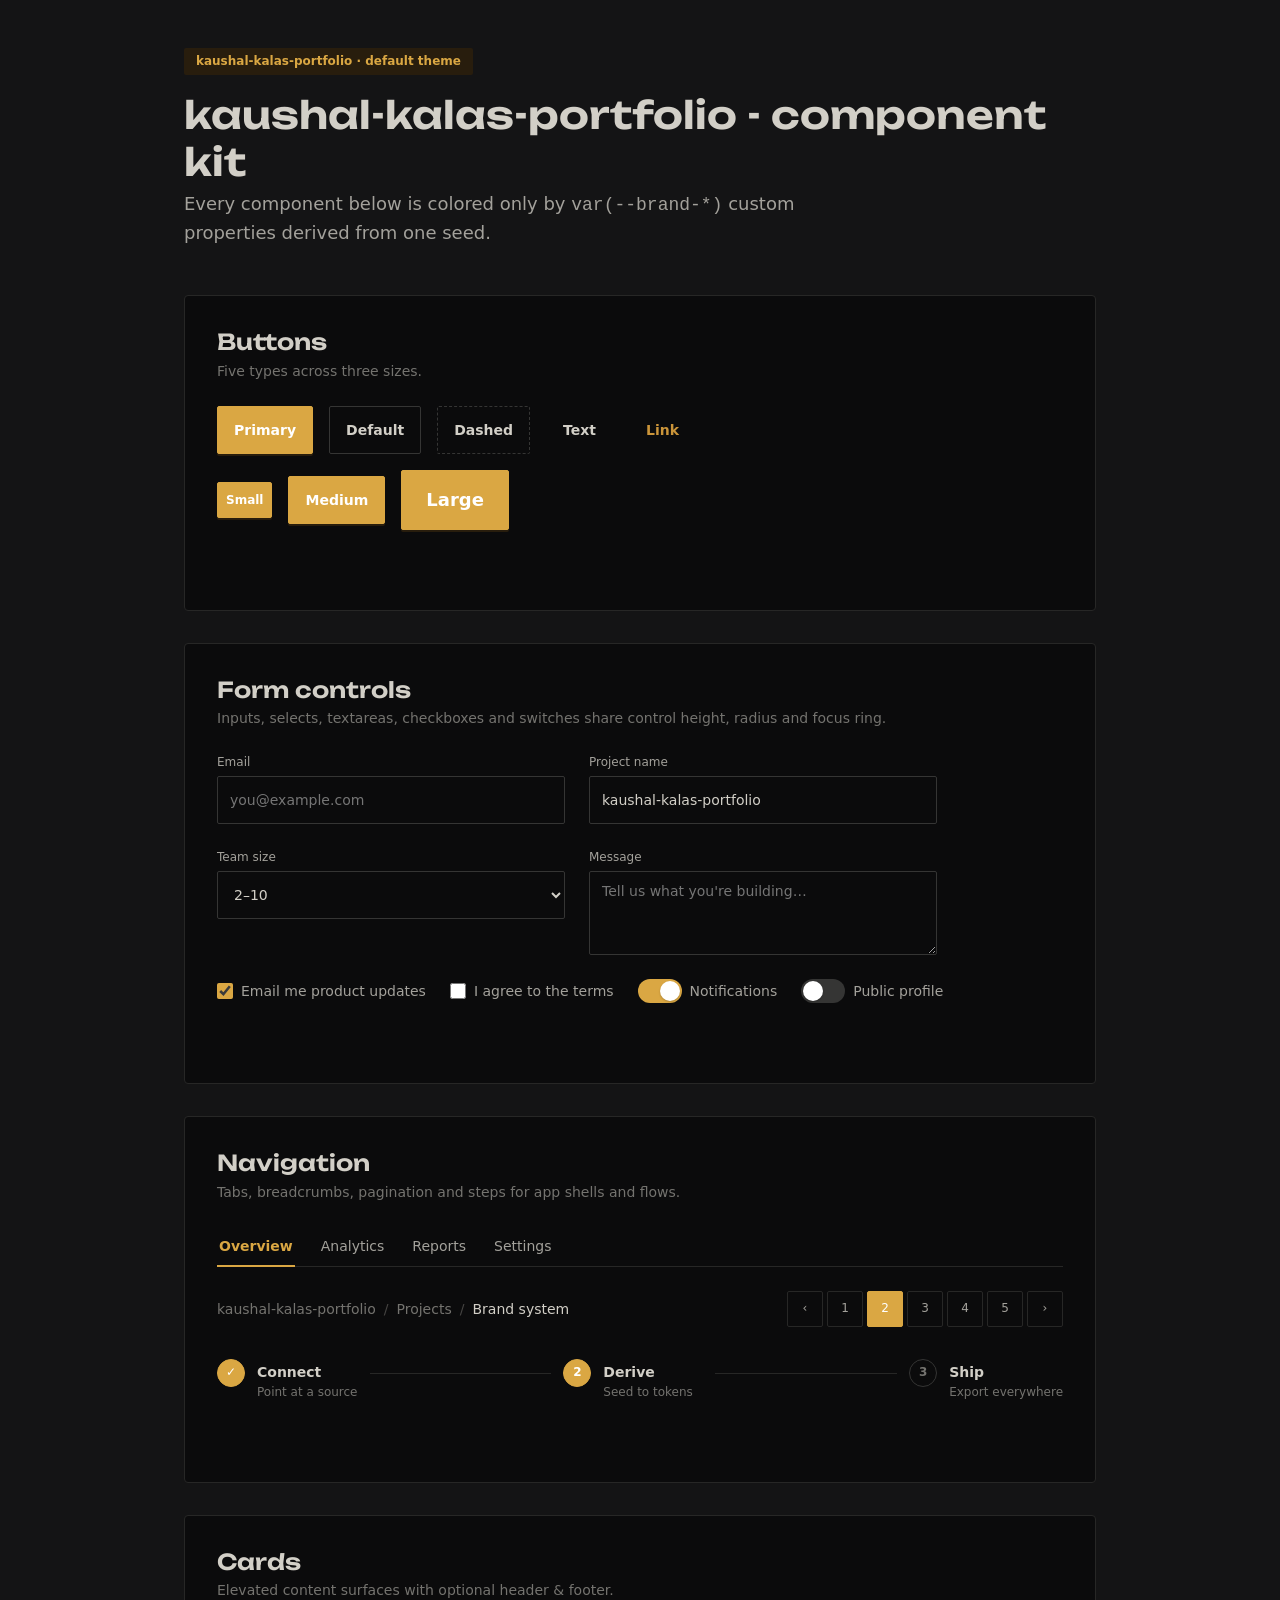
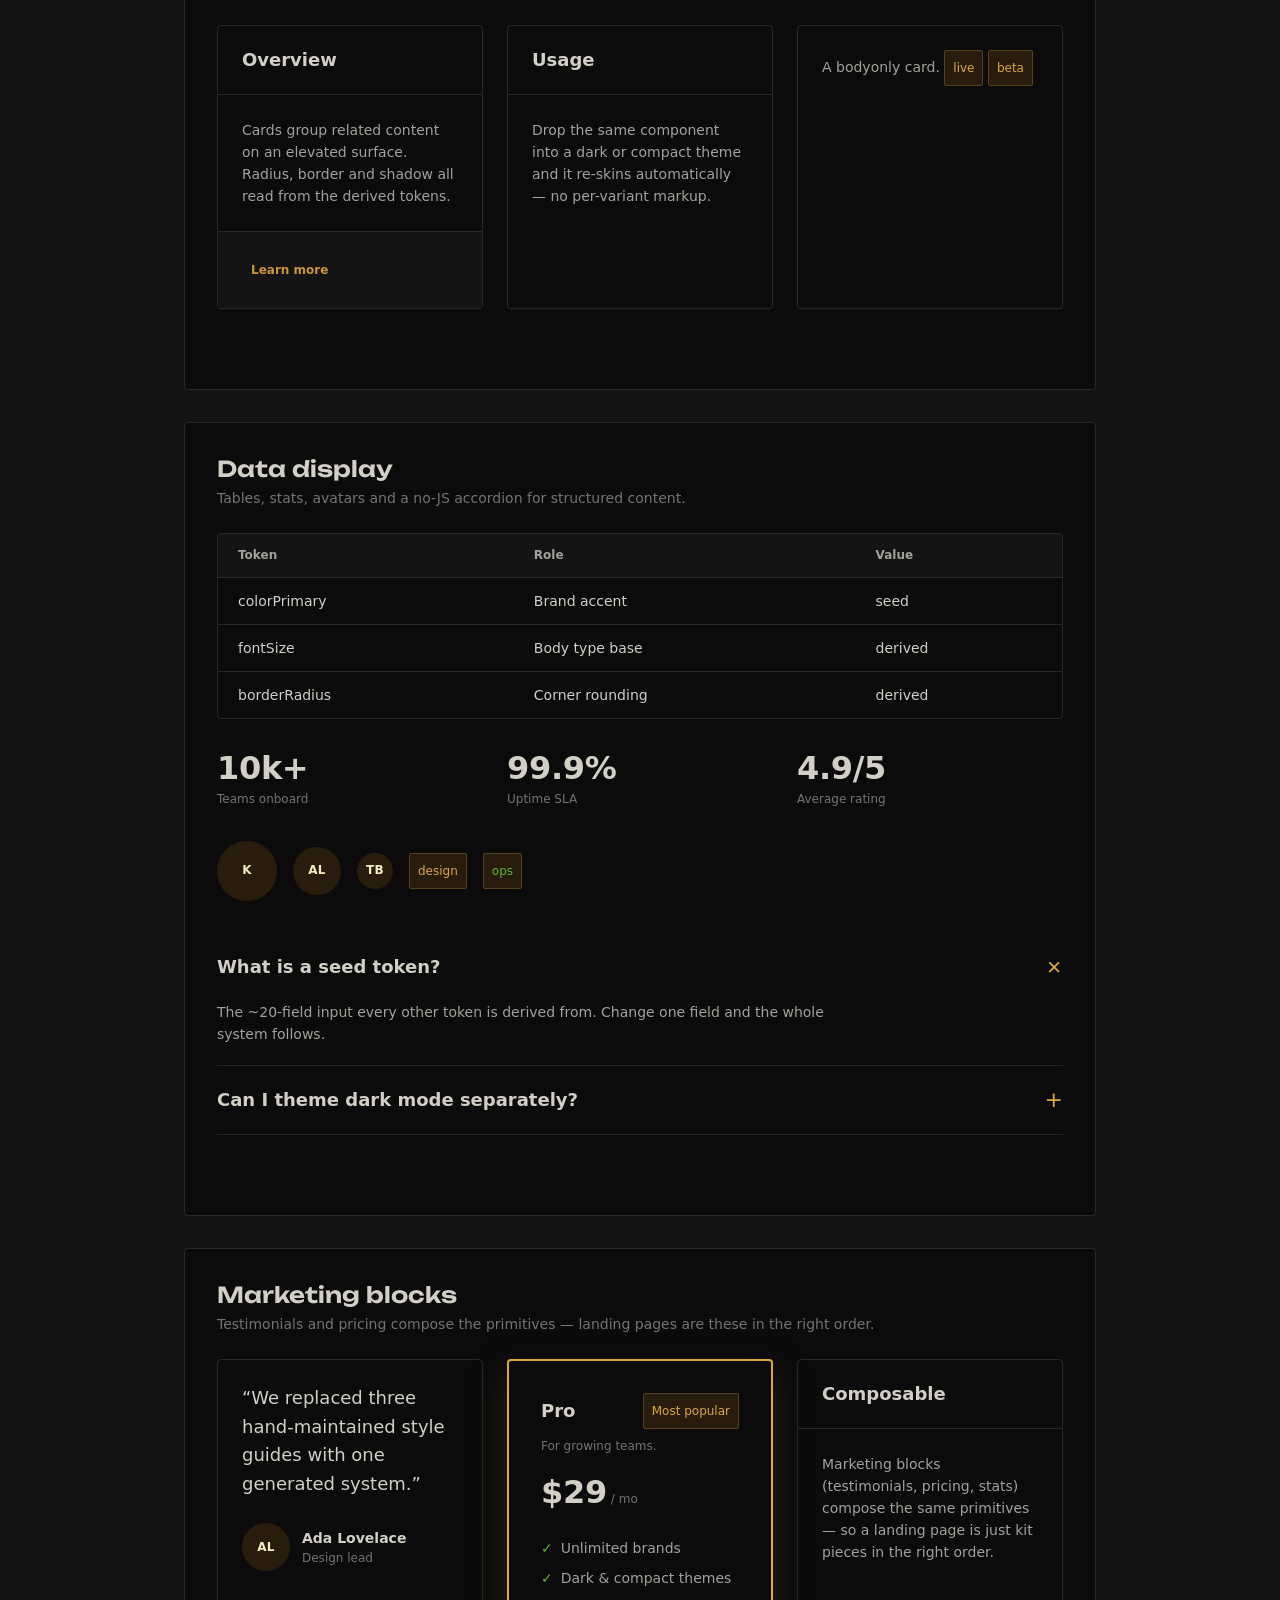
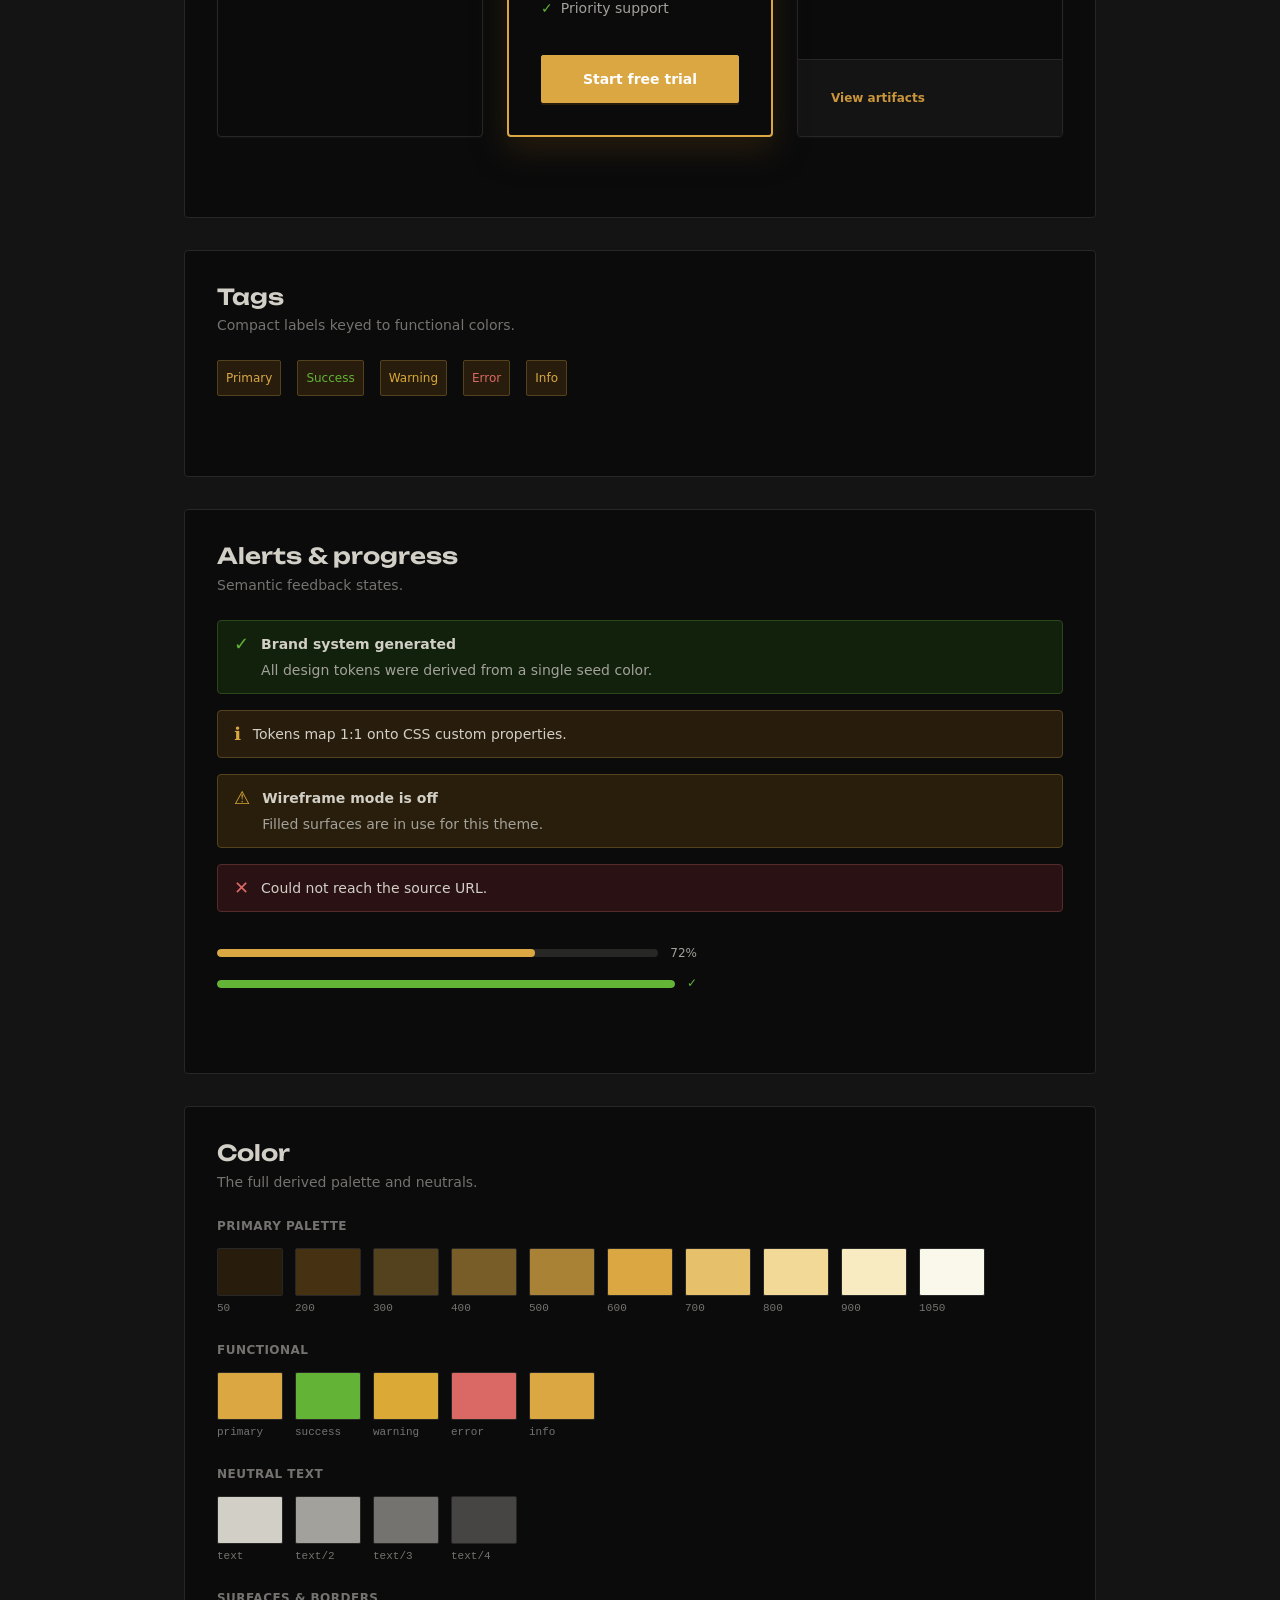
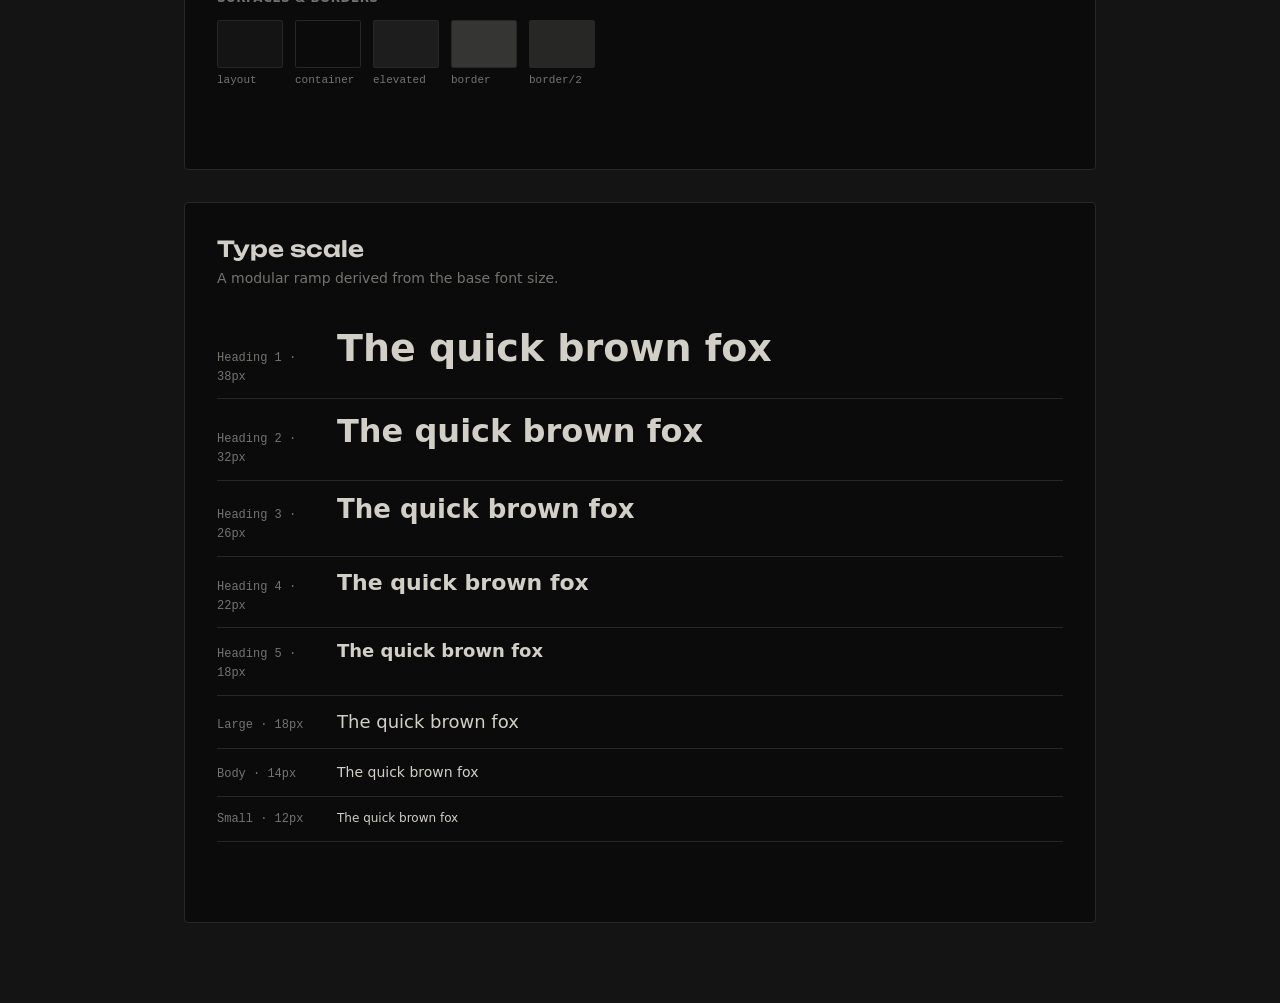
<file: kaushal-kalas-portfolio-Design-System/system/kit.html>
<!doctype html>
<html lang="en">
<head>
<style data-brand-fonts>
@font-face {
  font-family: "Unbounded";
  src: url("../fonts/unbounded-400-900.woff2") format("woff2");
  font-weight: 400 900;
  font-style: normal;
  unicode-range: U+0102-0103, U+0110-0111, U+0128-0129, U+0168-0169, U+01A0-01A1, U+01AF-01B0, U+0300-0301, U+0303-0304, U+0308-0309, U+0323, U+0329, U+1EA0-1EF9, U+20AB;
  font-display: swap;
}
@font-face {
  font-family: "Instrument Sans";
  src: url("../fonts/instrument-sans-400-700.woff2") format("woff2");
  font-weight: 400 700;
  font-style: normal;
  unicode-range: U+0100-02BA, U+02BD-02C5, U+02C7-02CC, U+02CE-02D7, U+02DD-02FF, U+0304, U+0308, U+0329, U+1D00-1DBF, U+1E00-1E9F, U+1EF2-1EFF, U+2020, U+20A0-20AB, U+20AD-20C0, U+2113, U+2C60-2C7F, U+A720-A7FF;
  font-display: swap;
}
@font-face {
  font-family: "JetBrains Mono";
  src: url("../fonts/jetbrains-mono-400-700.woff2") format("woff2");
  font-weight: 400 700;
  font-style: normal;
  unicode-range: U+0102-0103, U+0110-0111, U+0128-0129, U+0168-0169, U+01A0-01A1, U+01AF-01B0, U+0300-0301, U+0303-0304, U+0308-0309, U+0323, U+0329, U+1EA0-1EF9, U+20AB;
  font-display: swap;
}
</style>
<meta charset="utf-8">
<meta name="viewport" content="width=device-width, initial-scale=1">
<title>kaushal-kalas-portfolio - component kit</title>
<link rel="preconnect" href="https://fonts.googleapis.com" />
    <link rel="preconnect" href="https://fonts.gstatic.com" crossorigin />
    <link rel="stylesheet" href="https://fonts.googleapis.com/css2?family=Unbounded:wght@400..900&amp;display=swap" />
    <link rel="stylesheet" href="https://fonts.googleapis.com/css2?family=Instrument+Sans:wght@400..700&amp;display=swap" />
    <link rel="stylesheet" href="https://fonts.googleapis.com/css2?family=JetBrains+Mono:wght@400..700&amp;display=swap" />
<style>
:root{
  --brand-color-primary: #daa743;
  --brand-color-primary-bg: #281d0d;
  --brand-color-primary-bg-hover: #463212;
  --brand-color-primary-border: #54421f;
  --brand-color-primary-border-hover: #795d29;
  --brand-color-primary-hover: #e7c06b;
  --brand-color-primary-active: #aa8236;
  --brand-color-primary-text: #f8eac1;
  --brand-color-success: #63b336;
  --brand-color-success-bg: #12210c;
  --brand-color-success-border: #2a461b;
  --brand-color-success-hover: #86c95b;
  --brand-color-success-active: #4e8c2c;
  --brand-color-warning: #daa936;
  --brand-color-warning-bg: #291e0b;
  --brand-color-warning-border: #54431b;
  --brand-color-warning-hover: #e7c25d;
  --brand-color-warning-active: #aa842c;
  --brand-color-error: #da6865;
  --brand-color-error-bg: #2a1113;
  --brand-color-error-border: #542c2c;
  --brand-color-error-hover: #e7948f;
  --brand-color-error-active: #aa5250;
  --brand-color-info: #daa743;
  --brand-color-info-bg: #281d0d;
  --brand-color-info-border: #54421f;
  --brand-color-link: #cb953a;
  --brand-color-link-hover: #e2b764;
  --brand-color-link-active: #9e742f;
  --brand-color-text: #d2cfc7;
  --brand-color-text-secondary: #a3a19b;
  --brand-color-text-tertiary: #74736f;
  --brand-color-text-quaternary: #464543;
  --brand-color-fill: #353534;
  --brand-color-fill-secondary: #272726;
  --brand-color-fill-tertiary: #1e1d1e;
  --brand-color-fill-quaternary: #141415;
  --brand-color-bg-layout: #141415;
  --brand-color-bg-container: #0b0b0c;
  --brand-color-bg-elevated: #1e1d1e;
  --brand-color-border: #353534;
  --brand-color-border-secondary: #272726;
  --brand-font-family: 'Instrument Sans', Inter, system-ui, sans-serif, -apple-system, BlinkMacSystemFont, 'Segoe UI', Roboto, 'Helvetica Neue', Arial, 'Noto Sans', sans-serif, 'Apple Color Emoji', 'Segoe UI Emoji', 'Segoe UI Symbol', 'Noto Color Emoji';
  --brand-font-family-code: 'JetBrains Mono', 'SFMono-Regular', Consolas, 'Liberation Mono', Menlo, Courier, monospace;
  --brand-font-size: 14px;
  --brand-font-size-sm: 12px;
  --brand-font-size-lg: 18px;
  --brand-font-size-xl: 22px;
  --brand-font-size-heading-1: 38px;
  --brand-font-size-heading-2: 32px;
  --brand-font-size-heading-3: 26px;
  --brand-font-size-heading-4: 22px;
  --brand-font-size-heading-5: 18px;
  --brand-line-height: 1.5714285714285714;
  --brand-line-height-heading: 1.25;
  --brand-font-weight-strong: 600;
  --brand-size-xxs: 4px;
  --brand-size-xs: 8px;
  --brand-size-sm: 12px;
  --brand-size: 16px;
  --brand-size-md: 20px;
  --brand-size-lg: 24px;
  --brand-size-xl: 32px;
  --brand-size-xxl: 48px;
  --brand-border-radius-xs: 1px;
  --brand-border-radius-sm: 2px;
  --brand-border-radius: 2px;
  --brand-border-radius-lg: 4px;
  --brand-line-width: 1px;
  --brand-control-height-xs: 24px;
  --brand-control-height-sm: 36px;
  --brand-control-height: 48px;
  --brand-control-height-lg: 60px;
  --brand-motion-duration-fast: 0.1s;
  --brand-motion-duration-mid: 0.2s;
  --brand-motion-duration-slow: 0.3s;
  --brand-motion-ease-in-out: cubic-bezier(0.645, 0.045, 0.355, 1);
  --brand-motion-ease-out: cubic-bezier(0.215, 0.61, 0.355, 1);
  --brand-primary-palette-1: #281d0d;
  --brand-primary-palette-2: #463212;
  --brand-primary-palette-3: #54421f;
  --brand-primary-palette-4: #795d29;
  --brand-primary-palette-5: #aa8236;
  --brand-primary-palette-6: #daa743;
  --brand-primary-palette-7: #e7c06b;
  --brand-primary-palette-8: #f3d997;
  --brand-primary-palette-9: #f8eac1;
  --brand-primary-palette-10: #faf7eb;
  --brand-presets-red-1: #fff1f0;
  --brand-presets-red-2: #ffcbc7;
  --brand-presets-red-3: #ffa39e;
  --brand-presets-red-4: #ff7775;
  --brand-presets-red-5: #ff4d50;
  --brand-presets-red-6: #f5222d;
  --brand-presets-red-7: #cf1323;
  --brand-presets-red-8: #a8071a;
  --brand-presets-red-9: #820014;
  --brand-presets-red-10: #5c0011;
  --brand-presets-volcano-1: #fff2e8;
  --brand-presets-volcano-2: #ffd8bf;
  --brand-presets-volcano-3: #ffbb96;
  --brand-presets-volcano-4: #ff9c6e;
  --brand-presets-volcano-5: #ff7a45;
  --brand-presets-volcano-6: #fa541c;
  --brand-presets-volcano-7: #d4380d;
  --brand-presets-volcano-8: #ad2202;
  --brand-presets-volcano-9: #871500;
  --brand-presets-volcano-10: #610c00;
  --brand-presets-orange-1: #fff7e6;
  --brand-presets-orange-2: #ffe7ba;
  --brand-presets-orange-3: #ffd591;
  --brand-presets-orange-4: #ffc069;
  --brand-presets-orange-5: #ffa940;
  --brand-presets-orange-6: #fa8c16;
  --brand-presets-orange-7: #d46b08;
  --brand-presets-orange-8: #ad4e00;
  --brand-presets-orange-9: #873800;
  --brand-presets-orange-10: #612500;
  --brand-presets-gold-1: #fffbe6;
  --brand-presets-gold-2: #fff1b8;
  --brand-presets-gold-3: #ffe58f;
  --brand-presets-gold-4: #ffd666;
  --brand-presets-gold-5: #ffc53d;
  --brand-presets-gold-6: #faad14;
  --brand-presets-gold-7: #d48806;
  --brand-presets-gold-8: #ad6800;
  --brand-presets-gold-9: #874c00;
  --brand-presets-gold-10: #613400;
  --brand-presets-yellow-1: #feffe6;
  --brand-presets-yellow-2: #ffffb8;
  --brand-presets-yellow-3: #fffb8f;
  --brand-presets-yellow-4: #fff566;
  --brand-presets-yellow-5: #ffeb3d;
  --brand-presets-yellow-6: #fadb14;
  --brand-presets-yellow-7: #d4b106;
  --brand-presets-yellow-8: #ad8a00;
  --brand-presets-yellow-9: #876700;
  --brand-presets-yellow-10: #614700;
  --brand-presets-lime-1: #fcffe6;
  --brand-presets-lime-2: #f4ffb8;
  --brand-presets-lime-3: #eaff8f;
  --brand-presets-lime-4: #d3f261;
  --brand-presets-lime-5: #bae637;
  --brand-presets-lime-6: #a0d911;
  --brand-presets-lime-7: #7bb305;
  --brand-presets-lime-8: #5b8c00;
  --brand-presets-lime-9: #3f6600;
  --brand-presets-lime-10: #254000;
  --brand-presets-green-1: #f6ffed;
  --brand-presets-green-2: #d9f7be;
  --brand-presets-green-3: #b6eb8f;
  --brand-presets-green-4: #94de64;
  --brand-presets-green-5: #72d13d;
  --brand-presets-green-6: #52c41a;
  --brand-presets-green-7: #389e0d;
  --brand-presets-green-8: #227804;
  --brand-presets-green-9: #135200;
  --brand-presets-green-10: #092b00;
  --brand-presets-cyan-1: #e6fffb;
  --brand-presets-cyan-2: #b5f5ec;
  --brand-presets-cyan-3: #87e8de;
  --brand-presets-cyan-4: #5cdbd3;
  --brand-presets-cyan-5: #36cfc9;
  --brand-presets-cyan-6: #13c2c2;
  --brand-presets-cyan-7: #08979c;
  --brand-presets-cyan-8: #006d75;
  --brand-presets-cyan-9: #00474f;
  --brand-presets-cyan-10: #002329;
  --brand-presets-blue-1: #e6f4ff;
  --brand-presets-blue-2: #bae0ff;
  --brand-presets-blue-3: #91caff;
  --brand-presets-blue-4: #69b1ff;
  --brand-presets-blue-5: #4096ff;
  --brand-presets-blue-6: #1677ff;
  --brand-presets-blue-7: #0958d9;
  --brand-presets-blue-8: #003eb3;
  --brand-presets-blue-9: #002c8c;
  --brand-presets-blue-10: #001d66;
  --brand-presets-geekblue-1: #f0f5ff;
  --brand-presets-geekblue-2: #d6e4ff;
  --brand-presets-geekblue-3: #adc6ff;
  --brand-presets-geekblue-4: #85a5ff;
  --brand-presets-geekblue-5: #597df7;
  --brand-presets-geekblue-6: #2f54eb;
  --brand-presets-geekblue-7: #1d39c4;
  --brand-presets-geekblue-8: #10229e;
  --brand-presets-geekblue-9: #061178;
  --brand-presets-geekblue-10: #030852;
  --brand-presets-purple-1: #f9f0ff;
  --brand-presets-purple-2: #efdbff;
  --brand-presets-purple-3: #d4adf7;
  --brand-presets-purple-4: #b37feb;
  --brand-presets-purple-5: #9254de;
  --brand-presets-purple-6: #722ed1;
  --brand-presets-purple-7: #531dab;
  --brand-presets-purple-8: #391085;
  --brand-presets-purple-9: #22075e;
  --brand-presets-purple-10: #120338;
  --brand-presets-magenta-1: #fff0f6;
  --brand-presets-magenta-2: #ffd6e7;
  --brand-presets-magenta-3: #ffadd2;
  --brand-presets-magenta-4: #ff85bf;
  --brand-presets-magenta-5: #f759aa;
  --brand-presets-magenta-6: #eb2f96;
  --brand-presets-magenta-7: #c41d7e;
  --brand-presets-magenta-8: #9e1067;
  --brand-presets-magenta-9: #780650;
  --brand-presets-magenta-10: #520339;
  --brand-presets-grey-1: #a6a6a6;
  --brand-presets-grey-2: #999999;
  --brand-presets-grey-3: #8c8c8c;
  --brand-presets-grey-4: #808080;
  --brand-presets-grey-5: #737373;
  --brand-presets-grey-6: #666666;
  --brand-presets-grey-7: #404040;
  --brand-presets-grey-8: #1a1a1a;
  --brand-presets-grey-9: #000000;
  --brand-presets-grey-10: #000000;
}
*{box-sizing:border-box}
html,body{margin:0;padding:0}
body{
  font-family:var(--brand-font-family);
  font-size:var(--brand-font-size);
  line-height:var(--brand-line-height);
  color:var(--brand-color-text);
  background:var(--brand-color-bg-layout);
  -webkit-font-smoothing:antialiased;
}
h1,h2,h3{font-family:Unbounded, 'Space Grotesk', system-ui, sans-serif, var(--brand-font-family)}
a{color:inherit}
a[role="button"]{transition:filter .15s ease,transform .15s ease}
a[role="button"]:hover{filter:brightness(1.07)}
a[role="button"]:active{filter:brightness(.95);transform:translateY(0.5px)}
input:focus,textarea:focus,select:focus{border-color:var(--brand-color-primary)!important;box-shadow:0 0 0 3px var(--brand-color-primary-bg);outline:none}
details.kit-acc>summary{list-style:none;cursor:pointer}
details.kit-acc>summary::-webkit-details-marker{display:none}
details.kit-acc .kit-acc-icon{transition:transform .18s ease}
details.kit-acc[open] .kit-acc-icon{transform:rotate(45deg)}
.wrap{max-width:960px;margin:0 auto;padding:var(--brand-size-xxl) var(--brand-size-lg)}
.panel{
  background:var(--brand-color-bg-container);
  border:var(--brand-line-width) solid var(--brand-color-border-secondary);
  border-radius:var(--brand-border-radius-lg);
  padding:var(--brand-size-xl);
  margin-bottom:var(--brand-size-xl);
}
</style>
</head>
<body>
<div class="wrap">
  <header style="margin-bottom:var(--brand-size-xxl)">
    <div style="display:inline-flex;align-items:center;gap:var(--brand-size-xs);padding:var(--brand-size-xxs) var(--brand-size-sm);border-radius:var(--brand-border-radius);background:var(--brand-color-primary-bg);color:var(--brand-color-primary);font-size:var(--brand-font-size-sm);font-weight:var(--brand-font-weight-strong)">kaushal-kalas-portfolio · default theme</div>
    <h1 style="margin:var(--brand-size) 0 var(--brand-size-xxs);font-size:var(--brand-font-size-heading-1);font-weight:var(--brand-font-weight-strong);line-height:var(--brand-line-height-heading);color:var(--brand-color-text)">kaushal-kalas-portfolio - component kit</h1>
    <p style="margin:0;max-width:60ch;font-size:var(--brand-font-size-lg);color:var(--brand-color-text-secondary)">Every component below is colored only by <code style="font-family:var(--brand-font-family-code)">var(--brand-*)</code> custom properties derived from one seed.</p>
  </header>

  <div class="panel"><section style="margin-bottom:var(--brand-size-xxl)">
    <h2 style="margin:0;font-size:var(--brand-font-size-heading-4);font-weight:var(--brand-font-weight-strong);line-height:var(--brand-line-height-heading);color:var(--brand-color-text)">Buttons</h2>
    <p style="margin:var(--brand-size-xxs) 0 var(--brand-size-lg);font-size:var(--brand-font-size);color:var(--brand-color-text-tertiary)">Five types across three sizes.</p>
    <div style="display:flex;flex-wrap:wrap;gap:var(--brand-size);align-items:center">
    <a role="button" tabindex="0" style="display:inline-flex;align-items:center;justify-content:center;box-sizing:border-box;cursor:pointer;white-space:nowrap;user-select:none;font-family:var(--brand-font-family);font-weight:var(--brand-font-weight-strong);line-height:1;text-decoration:none;transition:all var(--brand-motion-duration-mid) var(--brand-motion-ease-in-out);height:var(--brand-control-height);padding:0 var(--brand-size);font-size:var(--brand-font-size);border-radius:var(--brand-border-radius);border:var(--brand-line-width) solid transparent;background:var(--brand-color-primary);color:#fff;border-color:var(--brand-color-primary);box-shadow:0 2px 0 var(--brand-color-primary-bg)">Primary</a>
    <a role="button" tabindex="0" style="display:inline-flex;align-items:center;justify-content:center;box-sizing:border-box;cursor:pointer;white-space:nowrap;user-select:none;font-family:var(--brand-font-family);font-weight:var(--brand-font-weight-strong);line-height:1;text-decoration:none;transition:all var(--brand-motion-duration-mid) var(--brand-motion-ease-in-out);height:var(--brand-control-height);padding:0 var(--brand-size);font-size:var(--brand-font-size);border-radius:var(--brand-border-radius);border:var(--brand-line-width) solid transparent;background:var(--brand-color-bg-container);color:var(--brand-color-text);border-color:var(--brand-color-border)">Default</a>
    <a role="button" tabindex="0" style="display:inline-flex;align-items:center;justify-content:center;box-sizing:border-box;cursor:pointer;white-space:nowrap;user-select:none;font-family:var(--brand-font-family);font-weight:var(--brand-font-weight-strong);line-height:1;text-decoration:none;transition:all var(--brand-motion-duration-mid) var(--brand-motion-ease-in-out);height:var(--brand-control-height);padding:0 var(--brand-size);font-size:var(--brand-font-size);border-radius:var(--brand-border-radius);border:var(--brand-line-width) solid transparent;background:var(--brand-color-bg-container);color:var(--brand-color-text);border-color:var(--brand-color-border);border-style:dashed">Dashed</a>
    <a role="button" tabindex="0" style="display:inline-flex;align-items:center;justify-content:center;box-sizing:border-box;cursor:pointer;white-space:nowrap;user-select:none;font-family:var(--brand-font-family);font-weight:var(--brand-font-weight-strong);line-height:1;text-decoration:none;transition:all var(--brand-motion-duration-mid) var(--brand-motion-ease-in-out);height:var(--brand-control-height);padding:0 var(--brand-size);font-size:var(--brand-font-size);border-radius:var(--brand-border-radius);border:var(--brand-line-width) solid transparent;background:transparent;color:var(--brand-color-text);border-color:transparent">Text</a>
    <a role="button" tabindex="0" style="display:inline-flex;align-items:center;justify-content:center;box-sizing:border-box;cursor:pointer;white-space:nowrap;user-select:none;font-family:var(--brand-font-family);font-weight:var(--brand-font-weight-strong);line-height:1;text-decoration:none;transition:all var(--brand-motion-duration-mid) var(--brand-motion-ease-in-out);height:var(--brand-control-height);padding:0 var(--brand-size);font-size:var(--brand-font-size);border-radius:var(--brand-border-radius);border:var(--brand-line-width) solid transparent;background:transparent;color:var(--brand-color-link);border-color:transparent">Link</a>
  </div>
  <div style="display:flex;flex-wrap:wrap;gap:var(--brand-size);align-items:center;margin-top:var(--brand-size)">
    <a role="button" tabindex="0" style="display:inline-flex;align-items:center;justify-content:center;box-sizing:border-box;cursor:pointer;white-space:nowrap;user-select:none;font-family:var(--brand-font-family);font-weight:var(--brand-font-weight-strong);line-height:1;text-decoration:none;transition:all var(--brand-motion-duration-mid) var(--brand-motion-ease-in-out);height:var(--brand-control-height-sm);padding:0 var(--brand-size-xs);font-size:var(--brand-font-size-sm);border-radius:var(--brand-border-radius);border:var(--brand-line-width) solid transparent;background:var(--brand-color-primary);color:#fff;border-color:var(--brand-color-primary);box-shadow:0 2px 0 var(--brand-color-primary-bg)">Small</a>
    <a role="button" tabindex="0" style="display:inline-flex;align-items:center;justify-content:center;box-sizing:border-box;cursor:pointer;white-space:nowrap;user-select:none;font-family:var(--brand-font-family);font-weight:var(--brand-font-weight-strong);line-height:1;text-decoration:none;transition:all var(--brand-motion-duration-mid) var(--brand-motion-ease-in-out);height:var(--brand-control-height);padding:0 var(--brand-size);font-size:var(--brand-font-size);border-radius:var(--brand-border-radius);border:var(--brand-line-width) solid transparent;background:var(--brand-color-primary);color:#fff;border-color:var(--brand-color-primary);box-shadow:0 2px 0 var(--brand-color-primary-bg)">Medium</a>
    <a role="button" tabindex="0" style="display:inline-flex;align-items:center;justify-content:center;box-sizing:border-box;cursor:pointer;white-space:nowrap;user-select:none;font-family:var(--brand-font-family);font-weight:var(--brand-font-weight-strong);line-height:1;text-decoration:none;transition:all var(--brand-motion-duration-mid) var(--brand-motion-ease-in-out);height:var(--brand-control-height-lg);padding:0 var(--brand-size-lg);font-size:var(--brand-font-size-lg);border-radius:var(--brand-border-radius);border:var(--brand-line-width) solid transparent;background:var(--brand-color-primary);color:#fff;border-color:var(--brand-color-primary);box-shadow:0 2px 0 var(--brand-color-primary-bg)">Large</a>
  </div>
  </section></div>
  <div class="panel"><section style="margin-bottom:var(--brand-size-xxl)">
    <h2 style="margin:0;font-size:var(--brand-font-size-heading-4);font-weight:var(--brand-font-weight-strong);line-height:var(--brand-line-height-heading);color:var(--brand-color-text)">Form controls</h2>
    <p style="margin:var(--brand-size-xxs) 0 var(--brand-size-lg);font-size:var(--brand-font-size);color:var(--brand-color-text-tertiary)">Inputs, selects, textareas, checkboxes and switches share control height, radius and focus ring.</p>
    <div style="display:grid;grid-template-columns:repeat(auto-fit,minmax(240px,1fr));gap:var(--brand-size-lg);max-width:720px">
    <div><label style="display:block;margin-bottom:var(--brand-size-xxs);font-family:var(--brand-font-family);font-size:var(--brand-font-size-sm);color:var(--brand-color-text-secondary)">Email</label><input type="text" placeholder="you@example.com" style="box-sizing:border-box;width:100%;height:var(--brand-control-height);padding:0 var(--brand-size-sm);font-family:var(--brand-font-family);font-size:var(--brand-font-size);line-height:var(--brand-line-height);color:var(--brand-color-text);background:var(--brand-color-bg-container);border:var(--brand-line-width) solid var(--brand-color-border);border-radius:var(--brand-border-radius);outline:none;transition:border-color var(--brand-motion-duration-mid) var(--brand-motion-ease-in-out)"></div>
    <div><label style="display:block;margin-bottom:var(--brand-size-xxs);font-family:var(--brand-font-family);font-size:var(--brand-font-size-sm);color:var(--brand-color-text-secondary)">Project name</label><input type="text" value="kaushal-kalas-portfolio" style="box-sizing:border-box;width:100%;height:var(--brand-control-height);padding:0 var(--brand-size-sm);font-family:var(--brand-font-family);font-size:var(--brand-font-size);line-height:var(--brand-line-height);color:var(--brand-color-text);background:var(--brand-color-bg-container);border:var(--brand-line-width) solid var(--brand-color-border);border-radius:var(--brand-border-radius);outline:none;transition:border-color var(--brand-motion-duration-mid) var(--brand-motion-ease-in-out)"></div>
    <div><label style="display:block;margin-bottom:var(--brand-size-xxs);font-family:var(--brand-font-family);font-size:var(--brand-font-size-sm);color:var(--brand-color-text-secondary)">Team size</label><select style="box-sizing:border-box;width:100%;height:var(--brand-control-height);padding:0 var(--brand-size-sm);font-family:var(--brand-font-family);font-size:var(--brand-font-size);color:var(--brand-color-text);background:var(--brand-color-bg-container);border:var(--brand-line-width) solid var(--brand-color-border);border-radius:var(--brand-border-radius);outline:none"><option>Just me</option><option selected>2–10</option><option>11–50</option><option>50+</option></select></div>
    <div><label style="display:block;margin-bottom:var(--brand-size-xxs);font-family:var(--brand-font-family);font-size:var(--brand-font-size-sm);color:var(--brand-color-text-secondary)">Message</label><textarea rows="3" placeholder="Tell us what you're building…" style="box-sizing:border-box;display:block;width:100%;padding:var(--brand-size-xs) var(--brand-size-sm);font-family:var(--brand-font-family);font-size:var(--brand-font-size);line-height:var(--brand-line-height);color:var(--brand-color-text);background:var(--brand-color-bg-container);border:var(--brand-line-width) solid var(--brand-color-border);border-radius:var(--brand-border-radius);resize:vertical;outline:none"></textarea></div>
  </div>
  <div style="display:flex;flex-wrap:wrap;gap:var(--brand-size);align-items:center;margin-top:var(--brand-size-lg);gap:var(--brand-size-lg)">
    <label style="display:inline-flex;align-items:flex-start;gap:var(--brand-size-xs);font-family:var(--brand-font-family);font-size:var(--brand-font-size);line-height:var(--brand-line-height);color:var(--brand-color-text-secondary);cursor:pointer"><input type="checkbox" checked style="accent-color:var(--brand-color-primary);width:16px;height:16px;margin:3px 0 0;flex:0 0 auto"><span>Email me product updates</span></label>
    <label style="display:inline-flex;align-items:flex-start;gap:var(--brand-size-xs);font-family:var(--brand-font-family);font-size:var(--brand-font-size);line-height:var(--brand-line-height);color:var(--brand-color-text-secondary);cursor:pointer"><input type="checkbox" style="accent-color:var(--brand-color-primary);width:16px;height:16px;margin:3px 0 0;flex:0 0 auto"><span>I agree to the terms</span></label>
    <span style="display:inline-flex;align-items:center;gap:var(--brand-size-xs);"><span style="display:inline-flex;align-items:center;flex:0 0 auto;width:44px;height:24px;padding:2px;border-radius:12px;box-sizing:border-box;transition:background var(--brand-motion-duration-mid) var(--brand-motion-ease-in-out);background:var(--brand-color-primary);justify-content:flex-end"><span style="width:20px;height:20px;border-radius:50%;background:#fff;box-shadow:0 1px 2px rgba(0,0,0,0.2);"></span></span><span style="font-family:var(--brand-font-family);font-size:var(--brand-font-size);color:var(--brand-color-text-secondary);">Notifications</span></span>
    <span style="display:inline-flex;align-items:center;gap:var(--brand-size-xs);"><span style="display:inline-flex;align-items:center;flex:0 0 auto;width:44px;height:24px;padding:2px;border-radius:12px;box-sizing:border-box;transition:background var(--brand-motion-duration-mid) var(--brand-motion-ease-in-out);background:var(--brand-color-fill);justify-content:flex-start"><span style="width:20px;height:20px;border-radius:50%;background:#fff;box-shadow:0 1px 2px rgba(0,0,0,0.2);"></span></span><span style="font-family:var(--brand-font-family);font-size:var(--brand-font-size);color:var(--brand-color-text-secondary);">Public profile</span></span>
  </div>
  </section></div>
  <div class="panel"><section style="margin-bottom:var(--brand-size-xxl)">
    <h2 style="margin:0;font-size:var(--brand-font-size-heading-4);font-weight:var(--brand-font-weight-strong);line-height:var(--brand-line-height-heading);color:var(--brand-color-text)">Navigation</h2>
    <p style="margin:var(--brand-size-xxs) 0 var(--brand-size-lg);font-size:var(--brand-font-size);color:var(--brand-color-text-tertiary)">Tabs, breadcrumbs, pagination and steps for app shells and flows.</p>
    <div style="display:flex;gap:var(--brand-size-lg);border-bottom:var(--brand-line-width) solid var(--brand-color-border-secondary)"><span style="padding:var(--brand-size-xs) 2px;margin-bottom:calc(-1 * var(--brand-line-width));font-family:var(--brand-font-family);font-size:var(--brand-font-size);cursor:pointer;white-space:nowrap;color:var(--brand-color-primary);font-weight:var(--brand-font-weight-strong);border-bottom:2px solid var(--brand-color-primary)">Overview</span><span style="padding:var(--brand-size-xs) 2px;margin-bottom:calc(-1 * var(--brand-line-width));font-family:var(--brand-font-family);font-size:var(--brand-font-size);cursor:pointer;white-space:nowrap;color:var(--brand-color-text-secondary);border-bottom:2px solid transparent">Analytics</span><span style="padding:var(--brand-size-xs) 2px;margin-bottom:calc(-1 * var(--brand-line-width));font-family:var(--brand-font-family);font-size:var(--brand-font-size);cursor:pointer;white-space:nowrap;color:var(--brand-color-text-secondary);border-bottom:2px solid transparent">Reports</span><span style="padding:var(--brand-size-xs) 2px;margin-bottom:calc(-1 * var(--brand-line-width));font-family:var(--brand-font-family);font-size:var(--brand-font-size);cursor:pointer;white-space:nowrap;color:var(--brand-color-text-secondary);border-bottom:2px solid transparent">Settings</span></div>
  <div style="display:flex;flex-wrap:wrap;gap:var(--brand-size);align-items:center;margin-top:var(--brand-size-lg);justify-content:space-between;gap:var(--brand-size-lg)">
    <nav style="display:inline-flex;align-items:center;gap:var(--brand-size-xs);font-family:var(--brand-font-family);font-size:var(--brand-font-size);"><span style="color:var(--brand-color-text-tertiary);">kaushal-kalas-portfolio</span><span style="color:var(--brand-color-text-quaternary);">/</span><span style="color:var(--brand-color-text-tertiary);">Projects</span><span style="color:var(--brand-color-text-quaternary);">/</span><span style="color:var(--brand-color-text);">Brand system</span></nav>
    <div style="display:inline-flex;gap:var(--brand-size-xxs);align-items:center;"><span style="display:inline-flex;align-items:center;justify-content:center;min-width:var(--brand-control-height-sm);height:var(--brand-control-height-sm);padding:0 var(--brand-size-xxs);border-radius:var(--brand-border-radius-sm);font-family:var(--brand-font-family);font-size:var(--brand-font-size-sm);cursor:pointer;user-select:none;box-sizing:border-box;border:var(--brand-line-width) solid var(--brand-color-border-secondary);background:var(--brand-color-bg-container);color:var(--brand-color-text-secondary)">&lsaquo;</span><span style="display:inline-flex;align-items:center;justify-content:center;min-width:var(--brand-control-height-sm);height:var(--brand-control-height-sm);padding:0 var(--brand-size-xxs);border-radius:var(--brand-border-radius-sm);font-family:var(--brand-font-family);font-size:var(--brand-font-size-sm);cursor:pointer;user-select:none;box-sizing:border-box;border:var(--brand-line-width) solid var(--brand-color-border-secondary);background:var(--brand-color-bg-container);color:var(--brand-color-text-secondary)">1</span><span style="display:inline-flex;align-items:center;justify-content:center;min-width:var(--brand-control-height-sm);height:var(--brand-control-height-sm);padding:0 var(--brand-size-xxs);border-radius:var(--brand-border-radius-sm);font-family:var(--brand-font-family);font-size:var(--brand-font-size-sm);cursor:pointer;user-select:none;box-sizing:border-box;border:var(--brand-line-width) solid var(--brand-color-primary);background:var(--brand-color-primary);color:#fff">2</span><span style="display:inline-flex;align-items:center;justify-content:center;min-width:var(--brand-control-height-sm);height:var(--brand-control-height-sm);padding:0 var(--brand-size-xxs);border-radius:var(--brand-border-radius-sm);font-family:var(--brand-font-family);font-size:var(--brand-font-size-sm);cursor:pointer;user-select:none;box-sizing:border-box;border:var(--brand-line-width) solid var(--brand-color-border-secondary);background:var(--brand-color-bg-container);color:var(--brand-color-text-secondary)">3</span><span style="display:inline-flex;align-items:center;justify-content:center;min-width:var(--brand-control-height-sm);height:var(--brand-control-height-sm);padding:0 var(--brand-size-xxs);border-radius:var(--brand-border-radius-sm);font-family:var(--brand-font-family);font-size:var(--brand-font-size-sm);cursor:pointer;user-select:none;box-sizing:border-box;border:var(--brand-line-width) solid var(--brand-color-border-secondary);background:var(--brand-color-bg-container);color:var(--brand-color-text-secondary)">4</span><span style="display:inline-flex;align-items:center;justify-content:center;min-width:var(--brand-control-height-sm);height:var(--brand-control-height-sm);padding:0 var(--brand-size-xxs);border-radius:var(--brand-border-radius-sm);font-family:var(--brand-font-family);font-size:var(--brand-font-size-sm);cursor:pointer;user-select:none;box-sizing:border-box;border:var(--brand-line-width) solid var(--brand-color-border-secondary);background:var(--brand-color-bg-container);color:var(--brand-color-text-secondary)">5</span><span style="display:inline-flex;align-items:center;justify-content:center;min-width:var(--brand-control-height-sm);height:var(--brand-control-height-sm);padding:0 var(--brand-size-xxs);border-radius:var(--brand-border-radius-sm);font-family:var(--brand-font-family);font-size:var(--brand-font-size-sm);cursor:pointer;user-select:none;box-sizing:border-box;border:var(--brand-line-width) solid var(--brand-color-border-secondary);background:var(--brand-color-bg-container);color:var(--brand-color-text-secondary)">&rsaquo;</span></div>
  </div>
  <div style="margin-top:var(--brand-size-xl);">
    <div style="display:flex;gap:var(--brand-size-sm);align-items:flex-start;flex-wrap:wrap;font-family:var(--brand-font-family);"><div style="flex:0 1 auto;min-width:140px;display:flex;gap:var(--brand-size-sm);align-items:flex-start"><span style="display:inline-flex;align-items:center;justify-content:center;flex:0 0 auto;width:28px;height:28px;border-radius:50%;font-size:var(--brand-font-size-sm);font-weight:var(--brand-font-weight-strong);box-sizing:border-box;border:var(--brand-line-width) solid var(--brand-color-primary);background:var(--brand-color-primary);color:#fff">&#10003;</span><div style="min-width:0;padding-top:4px;"><div style="font-weight:var(--brand-font-weight-strong);font-size:var(--brand-font-size);color:var(--brand-color-text);line-height:1.3">Connect</div><div style="margin-top:2px;font-size:var(--brand-font-size-sm);color:var(--brand-color-text-tertiary);line-height:var(--brand-line-height)">Point at a source</div></div></div><div style="flex:1 1 var(--brand-size-xl);min-width:var(--brand-size-md);height:var(--brand-line-width);background:var(--brand-color-border-secondary);margin-top:14px"></div><div style="flex:0 1 auto;min-width:140px;display:flex;gap:var(--brand-size-sm);align-items:flex-start"><span style="display:inline-flex;align-items:center;justify-content:center;flex:0 0 auto;width:28px;height:28px;border-radius:50%;font-size:var(--brand-font-size-sm);font-weight:var(--brand-font-weight-strong);box-sizing:border-box;border:var(--brand-line-width) solid var(--brand-color-primary);background:var(--brand-color-primary);color:#fff">2</span><div style="min-width:0;padding-top:4px;"><div style="font-weight:var(--brand-font-weight-strong);font-size:var(--brand-font-size);color:var(--brand-color-text);line-height:1.3">Derive</div><div style="margin-top:2px;font-size:var(--brand-font-size-sm);color:var(--brand-color-text-tertiary);line-height:var(--brand-line-height)">Seed to tokens</div></div></div><div style="flex:1 1 var(--brand-size-xl);min-width:var(--brand-size-md);height:var(--brand-line-width);background:var(--brand-color-border-secondary);margin-top:14px"></div><div style="flex:0 1 auto;min-width:140px;display:flex;gap:var(--brand-size-sm);align-items:flex-start"><span style="display:inline-flex;align-items:center;justify-content:center;flex:0 0 auto;width:28px;height:28px;border-radius:50%;font-size:var(--brand-font-size-sm);font-weight:var(--brand-font-weight-strong);box-sizing:border-box;border:var(--brand-line-width) solid var(--brand-color-border);background:var(--brand-color-bg-container);color:var(--brand-color-text-tertiary)">3</span><div style="min-width:0;padding-top:4px;"><div style="font-weight:var(--brand-font-weight-strong);font-size:var(--brand-font-size);color:var(--brand-color-text);line-height:1.3">Ship</div><div style="margin-top:2px;font-size:var(--brand-font-size-sm);color:var(--brand-color-text-tertiary);line-height:var(--brand-line-height)">Export everywhere</div></div></div></div>
  </div>
  </section></div>
  <div class="panel"><section style="margin-bottom:var(--brand-size-xxl)">
    <h2 style="margin:0;font-size:var(--brand-font-size-heading-4);font-weight:var(--brand-font-weight-strong);line-height:var(--brand-line-height-heading);color:var(--brand-color-text)">Cards</h2>
    <p style="margin:var(--brand-size-xxs) 0 var(--brand-size-lg);font-size:var(--brand-font-size);color:var(--brand-color-text-tertiary)">Elevated content surfaces with optional header &amp; footer.</p>
    <div style="display:grid;grid-template-columns:repeat(auto-fit,minmax(220px,1fr));gap:var(--brand-size-lg)">
    <div style="display:flex;flex-direction:column;background:var(--brand-color-bg-container);border:var(--brand-line-width) solid var(--brand-color-border-secondary);border-radius:var(--brand-border-radius-lg);overflow:hidden;font-family:var(--brand-font-family);color:var(--brand-color-text);box-shadow:0 1px 2px var(--brand-color-fill-quaternary)"><div style="padding:var(--brand-size-md) var(--brand-size-lg);border-bottom:var(--brand-line-width) solid var(--brand-color-border-secondary);font-size:var(--brand-font-size-lg);font-weight:var(--brand-font-weight-strong);color:var(--brand-color-text)">Overview</div><div style="padding:var(--brand-size-lg);font-size:var(--brand-font-size);line-height:var(--brand-line-height);color:var(--brand-color-text-secondary);flex:1">Cards group related content on an elevated surface. Radius, border and shadow all read from the derived tokens.</div><div style="padding:var(--brand-size-md) var(--brand-size-lg);border-top:var(--brand-line-width) solid var(--brand-color-border-secondary);background:var(--brand-color-fill-quaternary)"><a role="button" tabindex="0" style="display:inline-flex;align-items:center;justify-content:center;box-sizing:border-box;cursor:pointer;white-space:nowrap;user-select:none;font-family:var(--brand-font-family);font-weight:var(--brand-font-weight-strong);line-height:1;text-decoration:none;transition:all var(--brand-motion-duration-mid) var(--brand-motion-ease-in-out);height:var(--brand-control-height-sm);padding:0 var(--brand-size-xs);font-size:var(--brand-font-size-sm);border-radius:var(--brand-border-radius);border:var(--brand-line-width) solid transparent;background:transparent;color:var(--brand-color-link);border-color:transparent">Learn more</a></div></div>
    <div style="display:flex;flex-direction:column;background:var(--brand-color-bg-container);border:var(--brand-line-width) solid var(--brand-color-border-secondary);border-radius:var(--brand-border-radius-lg);overflow:hidden;font-family:var(--brand-font-family);color:var(--brand-color-text);box-shadow:0 1px 2px var(--brand-color-fill-quaternary)"><div style="padding:var(--brand-size-md) var(--brand-size-lg);border-bottom:var(--brand-line-width) solid var(--brand-color-border-secondary);font-size:var(--brand-font-size-lg);font-weight:var(--brand-font-weight-strong);color:var(--brand-color-text)">Usage</div><div style="padding:var(--brand-size-lg);font-size:var(--brand-font-size);line-height:var(--brand-line-height);color:var(--brand-color-text-secondary);flex:1">Drop the same component into a dark or compact theme and it re-skins automatically — no per-variant markup.</div></div>
    <div style="display:flex;flex-direction:column;background:var(--brand-color-bg-container);border:var(--brand-line-width) solid var(--brand-color-border-secondary);border-radius:var(--brand-border-radius-lg);overflow:hidden;font-family:var(--brand-font-family);color:var(--brand-color-text);box-shadow:0 1px 2px var(--brand-color-fill-quaternary)"><div style="padding:var(--brand-size-lg);font-size:var(--brand-font-size);line-height:var(--brand-line-height);color:var(--brand-color-text-secondary);flex:1">A bodyonly card. <span style="display:inline-flex;align-items:center;height:var(--brand-control-height-sm);padding:0 var(--brand-size-xs);font-family:var(--brand-font-family);font-size:var(--brand-font-size-sm);line-height:1;color:var(--brand-color-primary);background:var(--brand-color-primary-bg);border:var(--brand-line-width) solid var(--brand-color-primary-border);border-radius:var(--brand-border-radius-sm)">live</span> <span style="display:inline-flex;align-items:center;height:var(--brand-control-height-sm);padding:0 var(--brand-size-xs);font-family:var(--brand-font-family);font-size:var(--brand-font-size-sm);line-height:1;color:var(--brand-color-primary);background:var(--brand-color-primary-bg);border:var(--brand-line-width) solid var(--brand-color-primary-border);border-radius:var(--brand-border-radius-sm)">beta</span></div></div>
  </div>
  </section></div>
  <div class="panel"><section style="margin-bottom:var(--brand-size-xxl)">
    <h2 style="margin:0;font-size:var(--brand-font-size-heading-4);font-weight:var(--brand-font-weight-strong);line-height:var(--brand-line-height-heading);color:var(--brand-color-text)">Data display</h2>
    <p style="margin:var(--brand-size-xxs) 0 var(--brand-size-lg);font-size:var(--brand-font-size);color:var(--brand-color-text-tertiary)">Tables, stats, avatars and a no-JS accordion for structured content.</p>
    <div style="border:var(--brand-line-width) solid var(--brand-color-border-secondary);border-radius:var(--brand-border-radius-lg);overflow:hidden;background:var(--brand-color-bg-container)"><table style="width:100%;border-collapse:collapse;font-family:var(--brand-font-family);"><thead><tr><th style="text-align:left;padding:var(--brand-size-sm) var(--brand-size-md);font-size:var(--brand-font-size-sm);font-weight:var(--brand-font-weight-strong);color:var(--brand-color-text-secondary);background:var(--brand-color-fill-quaternary);border-bottom:var(--brand-line-width) solid var(--brand-color-border-secondary);white-space:nowrap">Token</th><th style="text-align:left;padding:var(--brand-size-sm) var(--brand-size-md);font-size:var(--brand-font-size-sm);font-weight:var(--brand-font-weight-strong);color:var(--brand-color-text-secondary);background:var(--brand-color-fill-quaternary);border-bottom:var(--brand-line-width) solid var(--brand-color-border-secondary);white-space:nowrap">Role</th><th style="text-align:left;padding:var(--brand-size-sm) var(--brand-size-md);font-size:var(--brand-font-size-sm);font-weight:var(--brand-font-weight-strong);color:var(--brand-color-text-secondary);background:var(--brand-color-fill-quaternary);border-bottom:var(--brand-line-width) solid var(--brand-color-border-secondary);white-space:nowrap">Value</th></tr></thead><tbody><tr><td style="padding:var(--brand-size-sm) var(--brand-size-md);font-size:var(--brand-font-size);color:var(--brand-color-text);border-bottom:var(--brand-line-width) solid var(--brand-color-border-secondary)">colorPrimary</td><td style="padding:var(--brand-size-sm) var(--brand-size-md);font-size:var(--brand-font-size);color:var(--brand-color-text);border-bottom:var(--brand-line-width) solid var(--brand-color-border-secondary)">Brand accent</td><td style="padding:var(--brand-size-sm) var(--brand-size-md);font-size:var(--brand-font-size);color:var(--brand-color-text);border-bottom:var(--brand-line-width) solid var(--brand-color-border-secondary)">seed</td></tr><tr><td style="padding:var(--brand-size-sm) var(--brand-size-md);font-size:var(--brand-font-size);color:var(--brand-color-text);border-bottom:var(--brand-line-width) solid var(--brand-color-border-secondary)">fontSize</td><td style="padding:var(--brand-size-sm) var(--brand-size-md);font-size:var(--brand-font-size);color:var(--brand-color-text);border-bottom:var(--brand-line-width) solid var(--brand-color-border-secondary)">Body type base</td><td style="padding:var(--brand-size-sm) var(--brand-size-md);font-size:var(--brand-font-size);color:var(--brand-color-text);border-bottom:var(--brand-line-width) solid var(--brand-color-border-secondary)">derived</td></tr><tr><td style="padding:var(--brand-size-sm) var(--brand-size-md);font-size:var(--brand-font-size);color:var(--brand-color-text)">borderRadius</td><td style="padding:var(--brand-size-sm) var(--brand-size-md);font-size:var(--brand-font-size);color:var(--brand-color-text)">Corner rounding</td><td style="padding:var(--brand-size-sm) var(--brand-size-md);font-size:var(--brand-font-size);color:var(--brand-color-text)">derived</td></tr></tbody></table></div>
  <div style="display:grid;grid-template-columns:repeat(auto-fit,minmax(140px,1fr));gap:var(--brand-size-lg);margin-top:var(--brand-size-xl)">
    <div style="font-family:var(--brand-font-family);min-width:0">
    <div style="font-size:var(--brand-font-size-heading-2);font-weight:var(--brand-font-weight-strong);line-height:1.1;color:var(--brand-color-text);letter-spacing:-0.01em">10k+</div>
    <div style="margin-top:var(--brand-size-xxs);font-size:var(--brand-font-size-sm);color:var(--brand-color-text-tertiary)">Teams onboard</div>
  </div>
    <div style="font-family:var(--brand-font-family);min-width:0">
    <div style="font-size:var(--brand-font-size-heading-2);font-weight:var(--brand-font-weight-strong);line-height:1.1;color:var(--brand-color-text);letter-spacing:-0.01em">99.9%</div>
    <div style="margin-top:var(--brand-size-xxs);font-size:var(--brand-font-size-sm);color:var(--brand-color-text-tertiary)">Uptime SLA</div>
  </div>
    <div style="font-family:var(--brand-font-family);min-width:0">
    <div style="font-size:var(--brand-font-size-heading-2);font-weight:var(--brand-font-weight-strong);line-height:1.1;color:var(--brand-color-text);letter-spacing:-0.01em">4.9/5</div>
    <div style="margin-top:var(--brand-size-xxs);font-size:var(--brand-font-size-sm);color:var(--brand-color-text-tertiary)">Average rating</div>
  </div>
  </div>
  <div style="display:flex;flex-wrap:wrap;gap:var(--brand-size);align-items:center;margin-top:var(--brand-size-xl)">
    <span style="display:inline-flex;align-items:center;justify-content:center;flex:0 0 auto;width:var(--brand-control-height-lg);height:var(--brand-control-height-lg);border-radius:50%;background:var(--brand-color-primary-bg);color:var(--brand-color-primary-text);font-family:var(--brand-font-family);font-size:var(--brand-font-size-sm);font-weight:var(--brand-font-weight-strong);letter-spacing:0.02em;user-select:none">K</span>
    <span style="display:inline-flex;align-items:center;justify-content:center;flex:0 0 auto;width:var(--brand-control-height);height:var(--brand-control-height);border-radius:50%;background:var(--brand-color-primary-bg);color:var(--brand-color-primary-text);font-family:var(--brand-font-family);font-size:var(--brand-font-size-sm);font-weight:var(--brand-font-weight-strong);letter-spacing:0.02em;user-select:none">AL</span>
    <span style="display:inline-flex;align-items:center;justify-content:center;flex:0 0 auto;width:var(--brand-control-height-sm);height:var(--brand-control-height-sm);border-radius:50%;background:var(--brand-color-primary-bg);color:var(--brand-color-primary-text);font-family:var(--brand-font-family);font-size:var(--brand-font-size-sm);font-weight:var(--brand-font-weight-strong);letter-spacing:0.02em;user-select:none">TB</span>
    <span style="display:inline-flex;align-items:center;height:var(--brand-control-height-sm);padding:0 var(--brand-size-xs);font-family:var(--brand-font-family);font-size:var(--brand-font-size-sm);line-height:1;color:var(--brand-color-primary);background:var(--brand-color-primary-bg);border:var(--brand-line-width) solid var(--brand-color-primary-border);border-radius:var(--brand-border-radius-sm)">design</span> <span style="display:inline-flex;align-items:center;height:var(--brand-control-height-sm);padding:0 var(--brand-size-xs);font-family:var(--brand-font-family);font-size:var(--brand-font-size-sm);line-height:1;color:var(--brand-color-success);background:var(--brand-color-primary-bg);border:var(--brand-line-width) solid var(--brand-color-primary-border);border-radius:var(--brand-border-radius-sm)">ops</span>
  </div>
  <div style="margin-top:var(--brand-size-xl);">
    <div><details class="kit-acc" open style="border-bottom:var(--brand-line-width) solid var(--brand-color-border-secondary)">
    <summary style="display:flex;align-items:center;justify-content:space-between;gap:var(--brand-size-md);padding:var(--brand-size-md) 0;font-family:var(--brand-font-family);font-size:var(--brand-font-size-lg);font-weight:var(--brand-font-weight-strong);color:var(--brand-color-text)"><span style="min-width:0;">What is a seed token?</span><span class="kit-acc-icon" style="flex:0 0 auto;color:var(--brand-color-primary);font-size:var(--brand-font-size-xl);line-height:1;font-weight:400">+</span></summary>
    <div style="padding:0 0 var(--brand-size-md);font-family:var(--brand-font-family);font-size:var(--brand-font-size);line-height:var(--brand-line-height);color:var(--brand-color-text-secondary);max-width:70ch">The ~20-field input every other token is derived from. Change one field and the whole system follows.</div>
  </details>
<details class="kit-acc" style="border-bottom:var(--brand-line-width) solid var(--brand-color-border-secondary)">
    <summary style="display:flex;align-items:center;justify-content:space-between;gap:var(--brand-size-md);padding:var(--brand-size-md) 0;font-family:var(--brand-font-family);font-size:var(--brand-font-size-lg);font-weight:var(--brand-font-weight-strong);color:var(--brand-color-text)"><span style="min-width:0;">Can I theme dark mode separately?</span><span class="kit-acc-icon" style="flex:0 0 auto;color:var(--brand-color-primary);font-size:var(--brand-font-size-xl);line-height:1;font-weight:400">+</span></summary>
    <div style="padding:0 0 var(--brand-size-md);font-family:var(--brand-font-family);font-size:var(--brand-font-size);line-height:var(--brand-line-height);color:var(--brand-color-text-secondary);max-width:70ch">No need — dark is the same seed run through a different algorithm, so it can never drift from the light theme.</div>
  </details></div>
  </div>
  </section></div>
  <div class="panel"><section style="margin-bottom:var(--brand-size-xxl)">
    <h2 style="margin:0;font-size:var(--brand-font-size-heading-4);font-weight:var(--brand-font-weight-strong);line-height:var(--brand-line-height-heading);color:var(--brand-color-text)">Marketing blocks</h2>
    <p style="margin:var(--brand-size-xxs) 0 var(--brand-size-lg);font-size:var(--brand-font-size);color:var(--brand-color-text-tertiary)">Testimonials and pricing compose the primitives — landing pages are these in the right order.</p>
    <div style="display:grid;grid-template-columns:repeat(auto-fit,minmax(220px,1fr));gap:var(--brand-size-lg)">
    <div style="display:flex;flex-direction:column;background:var(--brand-color-bg-container);border:var(--brand-line-width) solid var(--brand-color-border-secondary);border-radius:var(--brand-border-radius-lg);overflow:hidden;font-family:var(--brand-font-family);color:var(--brand-color-text);box-shadow:0 1px 2px var(--brand-color-fill-quaternary)"><div style="padding:var(--brand-size-lg);font-size:var(--brand-font-size);line-height:var(--brand-line-height);color:var(--brand-color-text-secondary);flex:1"><p style="margin:0 0 var(--brand-size-lg);font-size:var(--brand-font-size-lg);line-height:1.6;color:var(--brand-color-text)">&ldquo;We replaced three hand-maintained style guides with one generated system.&rdquo;</p>
  <div style="display:flex;align-items:center;gap:var(--brand-size-sm);">
    <span style="display:inline-flex;align-items:center;justify-content:center;flex:0 0 auto;width:var(--brand-control-height);height:var(--brand-control-height);border-radius:50%;background:var(--brand-color-primary-bg);color:var(--brand-color-primary-text);font-family:var(--brand-font-family);font-size:var(--brand-font-size-sm);font-weight:var(--brand-font-weight-strong);letter-spacing:0.02em;user-select:none">AL</span>
    <div style="min-width:0;">
      <div style="font-weight:var(--brand-font-weight-strong);color:var(--brand-color-text);font-size:var(--brand-font-size);">Ada Lovelace</div>
      <div style="font-size:var(--brand-font-size-sm);color:var(--brand-color-text-tertiary);">Design lead</div>
    </div>
  </div></div></div>
    <div style="display:flex;flex-direction:column;position:relative;background:var(--brand-color-bg-container);border:2px solid var(--brand-color-primary);border-radius:var(--brand-border-radius-lg);padding:var(--brand-size-xl);font-family:var(--brand-font-family);box-shadow:0 12px 32px var(--brand-color-primary-bg)">
    <div style="display:flex;justify-content:space-between;align-items:center;gap:var(--brand-size-sm);margin-bottom:var(--brand-size-xs);">
      <span style="font-weight:var(--brand-font-weight-strong);font-size:var(--brand-font-size-lg);color:var(--brand-color-text);">Pro</span>
      <span style="display:inline-flex;align-items:center;height:var(--brand-control-height-sm);padding:0 var(--brand-size-xs);font-family:var(--brand-font-family);font-size:var(--brand-font-size-sm);line-height:1;color:var(--brand-color-primary);background:var(--brand-color-primary-bg);border:var(--brand-line-width) solid var(--brand-color-primary-border);border-radius:var(--brand-border-radius-sm)">Most popular</span>
    </div>
    <p style="margin:0 0 var(--brand-size-md);font-size:var(--brand-font-size-sm);color:var(--brand-color-text-tertiary);">For growing teams.</p>
    <div style="display:flex;align-items:baseline;gap:var(--brand-size-xxs);margin-bottom:var(--brand-size-lg);">
      <span style="font-size:var(--brand-font-size-heading-2);font-weight:var(--brand-font-weight-strong);color:var(--brand-color-text);line-height:1;letter-spacing:-0.01em;">$29</span>
      <span style="color:var(--brand-color-text-tertiary);font-size:var(--brand-font-size-sm);">/ mo</span>
    </div>
    <ul style="list-style:none;margin:0 0 var(--brand-size-xl);padding:0;flex:1;"><li style="display:flex;gap:var(--brand-size-xs);align-items:flex-start;padding:var(--brand-size-xxs) 0;font-size:var(--brand-font-size);line-height:var(--brand-line-height);color:var(--brand-color-text-secondary)"><span style="color:var(--brand-color-success);font-weight:var(--brand-font-weight-strong);flex:0 0 auto;">&#10003;</span><span>Unlimited brands</span></li><li style="display:flex;gap:var(--brand-size-xs);align-items:flex-start;padding:var(--brand-size-xxs) 0;font-size:var(--brand-font-size);line-height:var(--brand-line-height);color:var(--brand-color-text-secondary)"><span style="color:var(--brand-color-success);font-weight:var(--brand-font-weight-strong);flex:0 0 auto;">&#10003;</span><span>Dark &amp; compact themes</span></li><li style="display:flex;gap:var(--brand-size-xs);align-items:flex-start;padding:var(--brand-size-xxs) 0;font-size:var(--brand-font-size);line-height:var(--brand-line-height);color:var(--brand-color-text-secondary)"><span style="color:var(--brand-color-success);font-weight:var(--brand-font-weight-strong);flex:0 0 auto;">&#10003;</span><span>Priority support</span></li></ul>
    <div style="display:flex;flex-direction:column;"><a role="button" tabindex="0" style="display:inline-flex;align-items:center;justify-content:center;box-sizing:border-box;cursor:pointer;white-space:nowrap;user-select:none;font-family:var(--brand-font-family);font-weight:var(--brand-font-weight-strong);line-height:1;text-decoration:none;transition:all var(--brand-motion-duration-mid) var(--brand-motion-ease-in-out);height:var(--brand-control-height);padding:0 var(--brand-size);font-size:var(--brand-font-size);border-radius:var(--brand-border-radius);border:var(--brand-line-width) solid transparent;background:var(--brand-color-primary);color:#fff;border-color:var(--brand-color-primary);box-shadow:0 2px 0 var(--brand-color-primary-bg)">Start free trial</a></div>
  </div>
    <div style="display:flex;flex-direction:column;background:var(--brand-color-bg-container);border:var(--brand-line-width) solid var(--brand-color-border-secondary);border-radius:var(--brand-border-radius-lg);overflow:hidden;font-family:var(--brand-font-family);color:var(--brand-color-text);box-shadow:0 1px 2px var(--brand-color-fill-quaternary)"><div style="padding:var(--brand-size-md) var(--brand-size-lg);border-bottom:var(--brand-line-width) solid var(--brand-color-border-secondary);font-size:var(--brand-font-size-lg);font-weight:var(--brand-font-weight-strong);color:var(--brand-color-text)">Composable</div><div style="padding:var(--brand-size-lg);font-size:var(--brand-font-size);line-height:var(--brand-line-height);color:var(--brand-color-text-secondary);flex:1">Marketing blocks (testimonials, pricing, stats) compose the same primitives — so a landing page is just kit pieces in the right order.</div><div style="padding:var(--brand-size-md) var(--brand-size-lg);border-top:var(--brand-line-width) solid var(--brand-color-border-secondary);background:var(--brand-color-fill-quaternary)"><a role="button" tabindex="0" style="display:inline-flex;align-items:center;justify-content:center;box-sizing:border-box;cursor:pointer;white-space:nowrap;user-select:none;font-family:var(--brand-font-family);font-weight:var(--brand-font-weight-strong);line-height:1;text-decoration:none;transition:all var(--brand-motion-duration-mid) var(--brand-motion-ease-in-out);height:var(--brand-control-height-sm);padding:0 var(--brand-size-xs);font-size:var(--brand-font-size-sm);border-radius:var(--brand-border-radius);border:var(--brand-line-width) solid transparent;background:transparent;color:var(--brand-color-link);border-color:transparent">View artifacts</a></div></div>
  </div>
  </section></div>
  <div class="panel"><section style="margin-bottom:var(--brand-size-xxl)">
    <h2 style="margin:0;font-size:var(--brand-font-size-heading-4);font-weight:var(--brand-font-weight-strong);line-height:var(--brand-line-height-heading);color:var(--brand-color-text)">Tags</h2>
    <p style="margin:var(--brand-size-xxs) 0 var(--brand-size-lg);font-size:var(--brand-font-size);color:var(--brand-color-text-tertiary)">Compact labels keyed to functional colors.</p>
    <div style="display:flex;flex-wrap:wrap;gap:var(--brand-size);align-items:center">
    <span style="display:inline-flex;align-items:center;height:var(--brand-control-height-sm);padding:0 var(--brand-size-xs);font-family:var(--brand-font-family);font-size:var(--brand-font-size-sm);line-height:1;color:var(--brand-color-primary);background:var(--brand-color-primary-bg);border:var(--brand-line-width) solid var(--brand-color-primary-border);border-radius:var(--brand-border-radius-sm)">Primary</span>
    <span style="display:inline-flex;align-items:center;height:var(--brand-control-height-sm);padding:0 var(--brand-size-xs);font-family:var(--brand-font-family);font-size:var(--brand-font-size-sm);line-height:1;color:var(--brand-color-success);background:var(--brand-color-primary-bg);border:var(--brand-line-width) solid var(--brand-color-primary-border);border-radius:var(--brand-border-radius-sm)">Success</span>
    <span style="display:inline-flex;align-items:center;height:var(--brand-control-height-sm);padding:0 var(--brand-size-xs);font-family:var(--brand-font-family);font-size:var(--brand-font-size-sm);line-height:1;color:var(--brand-color-warning);background:var(--brand-color-primary-bg);border:var(--brand-line-width) solid var(--brand-color-primary-border);border-radius:var(--brand-border-radius-sm)">Warning</span>
    <span style="display:inline-flex;align-items:center;height:var(--brand-control-height-sm);padding:0 var(--brand-size-xs);font-family:var(--brand-font-family);font-size:var(--brand-font-size-sm);line-height:1;color:var(--brand-color-error);background:var(--brand-color-primary-bg);border:var(--brand-line-width) solid var(--brand-color-primary-border);border-radius:var(--brand-border-radius-sm)">Error</span>
    <span style="display:inline-flex;align-items:center;height:var(--brand-control-height-sm);padding:0 var(--brand-size-xs);font-family:var(--brand-font-family);font-size:var(--brand-font-size-sm);line-height:1;color:var(--brand-color-info);background:var(--brand-color-primary-bg);border:var(--brand-line-width) solid var(--brand-color-primary-border);border-radius:var(--brand-border-radius-sm)">Info</span>
  </div>
  </section></div>
  <div class="panel"><section style="margin-bottom:var(--brand-size-xxl)">
    <h2 style="margin:0;font-size:var(--brand-font-size-heading-4);font-weight:var(--brand-font-weight-strong);line-height:var(--brand-line-height-heading);color:var(--brand-color-text)">Alerts &amp; progress</h2>
    <p style="margin:var(--brand-size-xxs) 0 var(--brand-size-lg);font-size:var(--brand-font-size);color:var(--brand-color-text-tertiary)">Semantic feedback states.</p>
    <div style="display:flex;flex-direction:column;gap:var(--brand-size)">
    <div style="display:flex;gap:var(--brand-size-sm);align-items:flex-start;padding:var(--brand-size-sm) var(--brand-size);font-family:var(--brand-font-family);background:var(--brand-color-success-bg);border:var(--brand-line-width) solid var(--brand-color-success-border);border-radius:var(--brand-border-radius-lg)"><span style="flex:0 0 auto;margin-top:2px;color:var(--brand-color-success);font-size:var(--brand-font-size-lg);line-height:1">&#10003;</span><div style="flex:1"><div style="font-size:var(--brand-font-size);font-weight:var(--brand-font-weight-strong);color:var(--brand-color-text);line-height:var(--brand-line-height)">Brand system generated</div><div style="margin-top:var(--brand-size-xxs);font-size:var(--brand-font-size);color:var(--brand-color-text-secondary);line-height:var(--brand-line-height)">All design tokens were derived from a single seed color.</div></div></div>
    <div style="display:flex;gap:var(--brand-size-sm);align-items:flex-start;padding:var(--brand-size-sm) var(--brand-size);font-family:var(--brand-font-family);background:var(--brand-color-info-bg);border:var(--brand-line-width) solid var(--brand-color-info-border);border-radius:var(--brand-border-radius-lg)"><span style="flex:0 0 auto;margin-top:2px;color:var(--brand-color-info);font-size:var(--brand-font-size-lg);line-height:1">&#8505;</span><div style="flex:1"><div style="font-size:var(--brand-font-size);font-weight:inherit;color:var(--brand-color-text);line-height:var(--brand-line-height)">Tokens map 1:1 onto CSS custom properties.</div></div></div>
    <div style="display:flex;gap:var(--brand-size-sm);align-items:flex-start;padding:var(--brand-size-sm) var(--brand-size);font-family:var(--brand-font-family);background:var(--brand-color-warning-bg);border:var(--brand-line-width) solid var(--brand-color-warning-border);border-radius:var(--brand-border-radius-lg)"><span style="flex:0 0 auto;margin-top:2px;color:var(--brand-color-warning);font-size:var(--brand-font-size-lg);line-height:1">&#9888;</span><div style="flex:1"><div style="font-size:var(--brand-font-size);font-weight:var(--brand-font-weight-strong);color:var(--brand-color-text);line-height:var(--brand-line-height)">Wireframe mode is off</div><div style="margin-top:var(--brand-size-xxs);font-size:var(--brand-font-size);color:var(--brand-color-text-secondary);line-height:var(--brand-line-height)">Filled surfaces are in use for this theme.</div></div></div>
    <div style="display:flex;gap:var(--brand-size-sm);align-items:flex-start;padding:var(--brand-size-sm) var(--brand-size);font-family:var(--brand-font-family);background:var(--brand-color-error-bg);border:var(--brand-line-width) solid var(--brand-color-error-border);border-radius:var(--brand-border-radius-lg)"><span style="flex:0 0 auto;margin-top:2px;color:var(--brand-color-error);font-size:var(--brand-font-size-lg);line-height:1">&#10005;</span><div style="flex:1"><div style="font-size:var(--brand-font-size);font-weight:inherit;color:var(--brand-color-text);line-height:var(--brand-line-height)">Could not reach the source URL.</div></div></div>
  </div>
  <div style="display:flex;flex-direction:column;gap:var(--brand-size-sm);margin-top:var(--brand-size-xl);max-width:480px">
    <div style="display:flex;align-items:center;gap:var(--brand-size-sm);font-family:var(--brand-font-family);">
    <div style="flex:1;height:8px;border-radius:4px;background:var(--brand-color-fill-secondary);overflow:hidden"><div style="width:72%;height:100%;border-radius:4px;background:var(--brand-color-primary);transition:width var(--brand-motion-duration-slow) var(--brand-motion-ease-out)"></div></div>
    <span style="flex:0 0 auto;font-size:var(--brand-font-size-sm);color:var(--brand-color-text-secondary)">72%</span>
  </div>
    <div style="display:flex;align-items:center;gap:var(--brand-size-sm);font-family:var(--brand-font-family);">
    <div style="flex:1;height:8px;border-radius:4px;background:var(--brand-color-fill-secondary);overflow:hidden"><div style="width:100%;height:100%;border-radius:4px;background:var(--brand-color-success);transition:width var(--brand-motion-duration-slow) var(--brand-motion-ease-out)"></div></div>
    <span style="flex:0 0 auto;font-size:var(--brand-font-size-sm);color:var(--brand-color-success)">&#10003;</span>
  </div>
  </div>
  </section></div>
  <div class="panel"><section style="margin-bottom:var(--brand-size-xxl)">
    <h2 style="margin:0;font-size:var(--brand-font-size-heading-4);font-weight:var(--brand-font-weight-strong);line-height:var(--brand-line-height-heading);color:var(--brand-color-text)">Color</h2>
    <p style="margin:var(--brand-size-xxs) 0 var(--brand-size-lg);font-size:var(--brand-font-size);color:var(--brand-color-text-tertiary)">The full derived palette and neutrals.</p>
    <div style="margin-bottom:var(--brand-size-lg)">
    <div style="margin-bottom:var(--brand-size-sm);font-size:var(--brand-font-size-sm);font-weight:var(--brand-font-weight-strong);letter-spacing:0.04em;text-transform:uppercase;color:var(--brand-color-text-tertiary)">Primary palette</div>
    <div style="display:grid;grid-template-columns:repeat(auto-fill,minmax(64px,1fr));gap:var(--brand-size-sm)"><div style="display:flex;flex-direction:column;gap:var(--brand-size-xxs)">
    <div style="height:48px;border-radius:var(--brand-border-radius-sm);border:var(--brand-line-width) solid var(--brand-color-border-secondary);background:#281d0d"></div>
    <span style="font-size:11px;font-family:var(--brand-font-family-code);color:var(--brand-color-text-tertiary)">50</span>
  </div><div style="display:flex;flex-direction:column;gap:var(--brand-size-xxs)">
    <div style="height:48px;border-radius:var(--brand-border-radius-sm);border:var(--brand-line-width) solid var(--brand-color-border-secondary);background:#463212"></div>
    <span style="font-size:11px;font-family:var(--brand-font-family-code);color:var(--brand-color-text-tertiary)">200</span>
  </div><div style="display:flex;flex-direction:column;gap:var(--brand-size-xxs)">
    <div style="height:48px;border-radius:var(--brand-border-radius-sm);border:var(--brand-line-width) solid var(--brand-color-border-secondary);background:#54421f"></div>
    <span style="font-size:11px;font-family:var(--brand-font-family-code);color:var(--brand-color-text-tertiary)">300</span>
  </div><div style="display:flex;flex-direction:column;gap:var(--brand-size-xxs)">
    <div style="height:48px;border-radius:var(--brand-border-radius-sm);border:var(--brand-line-width) solid var(--brand-color-border-secondary);background:#795d29"></div>
    <span style="font-size:11px;font-family:var(--brand-font-family-code);color:var(--brand-color-text-tertiary)">400</span>
  </div><div style="display:flex;flex-direction:column;gap:var(--brand-size-xxs)">
    <div style="height:48px;border-radius:var(--brand-border-radius-sm);border:var(--brand-line-width) solid var(--brand-color-border-secondary);background:#aa8236"></div>
    <span style="font-size:11px;font-family:var(--brand-font-family-code);color:var(--brand-color-text-tertiary)">500</span>
  </div><div style="display:flex;flex-direction:column;gap:var(--brand-size-xxs)">
    <div style="height:48px;border-radius:var(--brand-border-radius-sm);border:var(--brand-line-width) solid var(--brand-color-border-secondary);background:#daa743"></div>
    <span style="font-size:11px;font-family:var(--brand-font-family-code);color:var(--brand-color-text-tertiary)">600</span>
  </div><div style="display:flex;flex-direction:column;gap:var(--brand-size-xxs)">
    <div style="height:48px;border-radius:var(--brand-border-radius-sm);border:var(--brand-line-width) solid var(--brand-color-border-secondary);background:#e7c06b"></div>
    <span style="font-size:11px;font-family:var(--brand-font-family-code);color:var(--brand-color-text-tertiary)">700</span>
  </div><div style="display:flex;flex-direction:column;gap:var(--brand-size-xxs)">
    <div style="height:48px;border-radius:var(--brand-border-radius-sm);border:var(--brand-line-width) solid var(--brand-color-border-secondary);background:#f3d997"></div>
    <span style="font-size:11px;font-family:var(--brand-font-family-code);color:var(--brand-color-text-tertiary)">800</span>
  </div><div style="display:flex;flex-direction:column;gap:var(--brand-size-xxs)">
    <div style="height:48px;border-radius:var(--brand-border-radius-sm);border:var(--brand-line-width) solid var(--brand-color-border-secondary);background:#f8eac1"></div>
    <span style="font-size:11px;font-family:var(--brand-font-family-code);color:var(--brand-color-text-tertiary)">900</span>
  </div><div style="display:flex;flex-direction:column;gap:var(--brand-size-xxs)">
    <div style="height:48px;border-radius:var(--brand-border-radius-sm);border:var(--brand-line-width) solid var(--brand-color-border-secondary);background:#faf7eb"></div>
    <span style="font-size:11px;font-family:var(--brand-font-family-code);color:var(--brand-color-text-tertiary)">1050</span>
  </div></div>
  </div><div style="margin-bottom:var(--brand-size-lg)">
    <div style="margin-bottom:var(--brand-size-sm);font-size:var(--brand-font-size-sm);font-weight:var(--brand-font-weight-strong);letter-spacing:0.04em;text-transform:uppercase;color:var(--brand-color-text-tertiary)">Functional</div>
    <div style="display:grid;grid-template-columns:repeat(auto-fill,minmax(64px,1fr));gap:var(--brand-size-sm)"><div style="display:flex;flex-direction:column;gap:var(--brand-size-xxs)">
    <div style="height:48px;border-radius:var(--brand-border-radius-sm);border:var(--brand-line-width) solid var(--brand-color-border-secondary);background:#daa743"></div>
    <span style="font-size:11px;font-family:var(--brand-font-family-code);color:var(--brand-color-text-tertiary)">primary</span>
  </div><div style="display:flex;flex-direction:column;gap:var(--brand-size-xxs)">
    <div style="height:48px;border-radius:var(--brand-border-radius-sm);border:var(--brand-line-width) solid var(--brand-color-border-secondary);background:#63b336"></div>
    <span style="font-size:11px;font-family:var(--brand-font-family-code);color:var(--brand-color-text-tertiary)">success</span>
  </div><div style="display:flex;flex-direction:column;gap:var(--brand-size-xxs)">
    <div style="height:48px;border-radius:var(--brand-border-radius-sm);border:var(--brand-line-width) solid var(--brand-color-border-secondary);background:#daa936"></div>
    <span style="font-size:11px;font-family:var(--brand-font-family-code);color:var(--brand-color-text-tertiary)">warning</span>
  </div><div style="display:flex;flex-direction:column;gap:var(--brand-size-xxs)">
    <div style="height:48px;border-radius:var(--brand-border-radius-sm);border:var(--brand-line-width) solid var(--brand-color-border-secondary);background:#da6865"></div>
    <span style="font-size:11px;font-family:var(--brand-font-family-code);color:var(--brand-color-text-tertiary)">error</span>
  </div><div style="display:flex;flex-direction:column;gap:var(--brand-size-xxs)">
    <div style="height:48px;border-radius:var(--brand-border-radius-sm);border:var(--brand-line-width) solid var(--brand-color-border-secondary);background:#daa743"></div>
    <span style="font-size:11px;font-family:var(--brand-font-family-code);color:var(--brand-color-text-tertiary)">info</span>
  </div></div>
  </div><div style="margin-bottom:var(--brand-size-lg)">
    <div style="margin-bottom:var(--brand-size-sm);font-size:var(--brand-font-size-sm);font-weight:var(--brand-font-weight-strong);letter-spacing:0.04em;text-transform:uppercase;color:var(--brand-color-text-tertiary)">Neutral text</div>
    <div style="display:grid;grid-template-columns:repeat(auto-fill,minmax(64px,1fr));gap:var(--brand-size-sm)"><div style="display:flex;flex-direction:column;gap:var(--brand-size-xxs)">
    <div style="height:48px;border-radius:var(--brand-border-radius-sm);border:var(--brand-line-width) solid var(--brand-color-border-secondary);background:#d2cfc7"></div>
    <span style="font-size:11px;font-family:var(--brand-font-family-code);color:var(--brand-color-text-tertiary)">text</span>
  </div><div style="display:flex;flex-direction:column;gap:var(--brand-size-xxs)">
    <div style="height:48px;border-radius:var(--brand-border-radius-sm);border:var(--brand-line-width) solid var(--brand-color-border-secondary);background:#a3a19b"></div>
    <span style="font-size:11px;font-family:var(--brand-font-family-code);color:var(--brand-color-text-tertiary)">text/2</span>
  </div><div style="display:flex;flex-direction:column;gap:var(--brand-size-xxs)">
    <div style="height:48px;border-radius:var(--brand-border-radius-sm);border:var(--brand-line-width) solid var(--brand-color-border-secondary);background:#74736f"></div>
    <span style="font-size:11px;font-family:var(--brand-font-family-code);color:var(--brand-color-text-tertiary)">text/3</span>
  </div><div style="display:flex;flex-direction:column;gap:var(--brand-size-xxs)">
    <div style="height:48px;border-radius:var(--brand-border-radius-sm);border:var(--brand-line-width) solid var(--brand-color-border-secondary);background:#464543"></div>
    <span style="font-size:11px;font-family:var(--brand-font-family-code);color:var(--brand-color-text-tertiary)">text/4</span>
  </div></div>
  </div><div style="margin-bottom:var(--brand-size-lg)">
    <div style="margin-bottom:var(--brand-size-sm);font-size:var(--brand-font-size-sm);font-weight:var(--brand-font-weight-strong);letter-spacing:0.04em;text-transform:uppercase;color:var(--brand-color-text-tertiary)">Surfaces &amp; borders</div>
    <div style="display:grid;grid-template-columns:repeat(auto-fill,minmax(64px,1fr));gap:var(--brand-size-sm)"><div style="display:flex;flex-direction:column;gap:var(--brand-size-xxs)">
    <div style="height:48px;border-radius:var(--brand-border-radius-sm);border:var(--brand-line-width) solid var(--brand-color-border-secondary);background:#141415"></div>
    <span style="font-size:11px;font-family:var(--brand-font-family-code);color:var(--brand-color-text-tertiary)">layout</span>
  </div><div style="display:flex;flex-direction:column;gap:var(--brand-size-xxs)">
    <div style="height:48px;border-radius:var(--brand-border-radius-sm);border:var(--brand-line-width) solid var(--brand-color-border-secondary);background:#0b0b0c"></div>
    <span style="font-size:11px;font-family:var(--brand-font-family-code);color:var(--brand-color-text-tertiary)">container</span>
  </div><div style="display:flex;flex-direction:column;gap:var(--brand-size-xxs)">
    <div style="height:48px;border-radius:var(--brand-border-radius-sm);border:var(--brand-line-width) solid var(--brand-color-border-secondary);background:#1e1d1e"></div>
    <span style="font-size:11px;font-family:var(--brand-font-family-code);color:var(--brand-color-text-tertiary)">elevated</span>
  </div><div style="display:flex;flex-direction:column;gap:var(--brand-size-xxs)">
    <div style="height:48px;border-radius:var(--brand-border-radius-sm);border:var(--brand-line-width) solid var(--brand-color-border-secondary);background:#353534"></div>
    <span style="font-size:11px;font-family:var(--brand-font-family-code);color:var(--brand-color-text-tertiary)">border</span>
  </div><div style="display:flex;flex-direction:column;gap:var(--brand-size-xxs)">
    <div style="height:48px;border-radius:var(--brand-border-radius-sm);border:var(--brand-line-width) solid var(--brand-color-border-secondary);background:#272726"></div>
    <span style="font-size:11px;font-family:var(--brand-font-family-code);color:var(--brand-color-text-tertiary)">border/2</span>
  </div></div>
  </div>
  </section></div>
  <div class="panel"><section style="margin-bottom:var(--brand-size-xxl)">
    <h2 style="margin:0;font-size:var(--brand-font-size-heading-4);font-weight:var(--brand-font-weight-strong);line-height:var(--brand-line-height-heading);color:var(--brand-color-text)">Type scale</h2>
    <p style="margin:var(--brand-size-xxs) 0 var(--brand-size-lg);font-size:var(--brand-font-size);color:var(--brand-color-text-tertiary)">A modular ramp derived from the base font size.</p>
    <div style="display:flex;align-items:baseline;gap:var(--brand-size-lg);padding:var(--brand-size-sm) 0;border-bottom:var(--brand-line-width) solid var(--brand-color-border-secondary)">
      <span style="flex:0 0 96px;font-family:var(--brand-font-family-code);font-size:var(--brand-font-size-sm);color:var(--brand-color-text-tertiary)">Heading 1 · 38px</span>
      <span style="font-family:var(--brand-font-family);font-size:38px;font-weight:var(--brand-font-weight-strong);line-height:var(--brand-line-height-heading);color:var(--brand-color-text)">The quick brown fox</span>
    </div><div style="display:flex;align-items:baseline;gap:var(--brand-size-lg);padding:var(--brand-size-sm) 0;border-bottom:var(--brand-line-width) solid var(--brand-color-border-secondary)">
      <span style="flex:0 0 96px;font-family:var(--brand-font-family-code);font-size:var(--brand-font-size-sm);color:var(--brand-color-text-tertiary)">Heading 2 · 32px</span>
      <span style="font-family:var(--brand-font-family);font-size:32px;font-weight:var(--brand-font-weight-strong);line-height:var(--brand-line-height-heading);color:var(--brand-color-text)">The quick brown fox</span>
    </div><div style="display:flex;align-items:baseline;gap:var(--brand-size-lg);padding:var(--brand-size-sm) 0;border-bottom:var(--brand-line-width) solid var(--brand-color-border-secondary)">
      <span style="flex:0 0 96px;font-family:var(--brand-font-family-code);font-size:var(--brand-font-size-sm);color:var(--brand-color-text-tertiary)">Heading 3 · 26px</span>
      <span style="font-family:var(--brand-font-family);font-size:26px;font-weight:var(--brand-font-weight-strong);line-height:var(--brand-line-height-heading);color:var(--brand-color-text)">The quick brown fox</span>
    </div><div style="display:flex;align-items:baseline;gap:var(--brand-size-lg);padding:var(--brand-size-sm) 0;border-bottom:var(--brand-line-width) solid var(--brand-color-border-secondary)">
      <span style="flex:0 0 96px;font-family:var(--brand-font-family-code);font-size:var(--brand-font-size-sm);color:var(--brand-color-text-tertiary)">Heading 4 · 22px</span>
      <span style="font-family:var(--brand-font-family);font-size:22px;font-weight:var(--brand-font-weight-strong);line-height:var(--brand-line-height-heading);color:var(--brand-color-text)">The quick brown fox</span>
    </div><div style="display:flex;align-items:baseline;gap:var(--brand-size-lg);padding:var(--brand-size-sm) 0;border-bottom:var(--brand-line-width) solid var(--brand-color-border-secondary)">
      <span style="flex:0 0 96px;font-family:var(--brand-font-family-code);font-size:var(--brand-font-size-sm);color:var(--brand-color-text-tertiary)">Heading 5 · 18px</span>
      <span style="font-family:var(--brand-font-family);font-size:18px;font-weight:var(--brand-font-weight-strong);line-height:var(--brand-line-height-heading);color:var(--brand-color-text)">The quick brown fox</span>
    </div><div style="display:flex;align-items:baseline;gap:var(--brand-size-lg);padding:var(--brand-size-sm) 0;border-bottom:var(--brand-line-width) solid var(--brand-color-border-secondary)">
      <span style="flex:0 0 96px;font-family:var(--brand-font-family-code);font-size:var(--brand-font-size-sm);color:var(--brand-color-text-tertiary)">Large · 18px</span>
      <span style="font-family:var(--brand-font-family);font-size:18px;font-weight:inherit;line-height:var(--brand-line-height);color:var(--brand-color-text)">The quick brown fox</span>
    </div><div style="display:flex;align-items:baseline;gap:var(--brand-size-lg);padding:var(--brand-size-sm) 0;border-bottom:var(--brand-line-width) solid var(--brand-color-border-secondary)">
      <span style="flex:0 0 96px;font-family:var(--brand-font-family-code);font-size:var(--brand-font-size-sm);color:var(--brand-color-text-tertiary)">Body · 14px</span>
      <span style="font-family:var(--brand-font-family);font-size:14px;font-weight:inherit;line-height:var(--brand-line-height);color:var(--brand-color-text)">The quick brown fox</span>
    </div><div style="display:flex;align-items:baseline;gap:var(--brand-size-lg);padding:var(--brand-size-sm) 0;border-bottom:var(--brand-line-width) solid var(--brand-color-border-secondary)">
      <span style="flex:0 0 96px;font-family:var(--brand-font-family-code);font-size:var(--brand-font-size-sm);color:var(--brand-color-text-tertiary)">Small · 12px</span>
      <span style="font-family:var(--brand-font-family);font-size:12px;font-weight:inherit;line-height:var(--brand-line-height);color:var(--brand-color-text)">The quick brown fox</span>
    </div>
  </section></div>
</div>
</body>
</html>
</file>
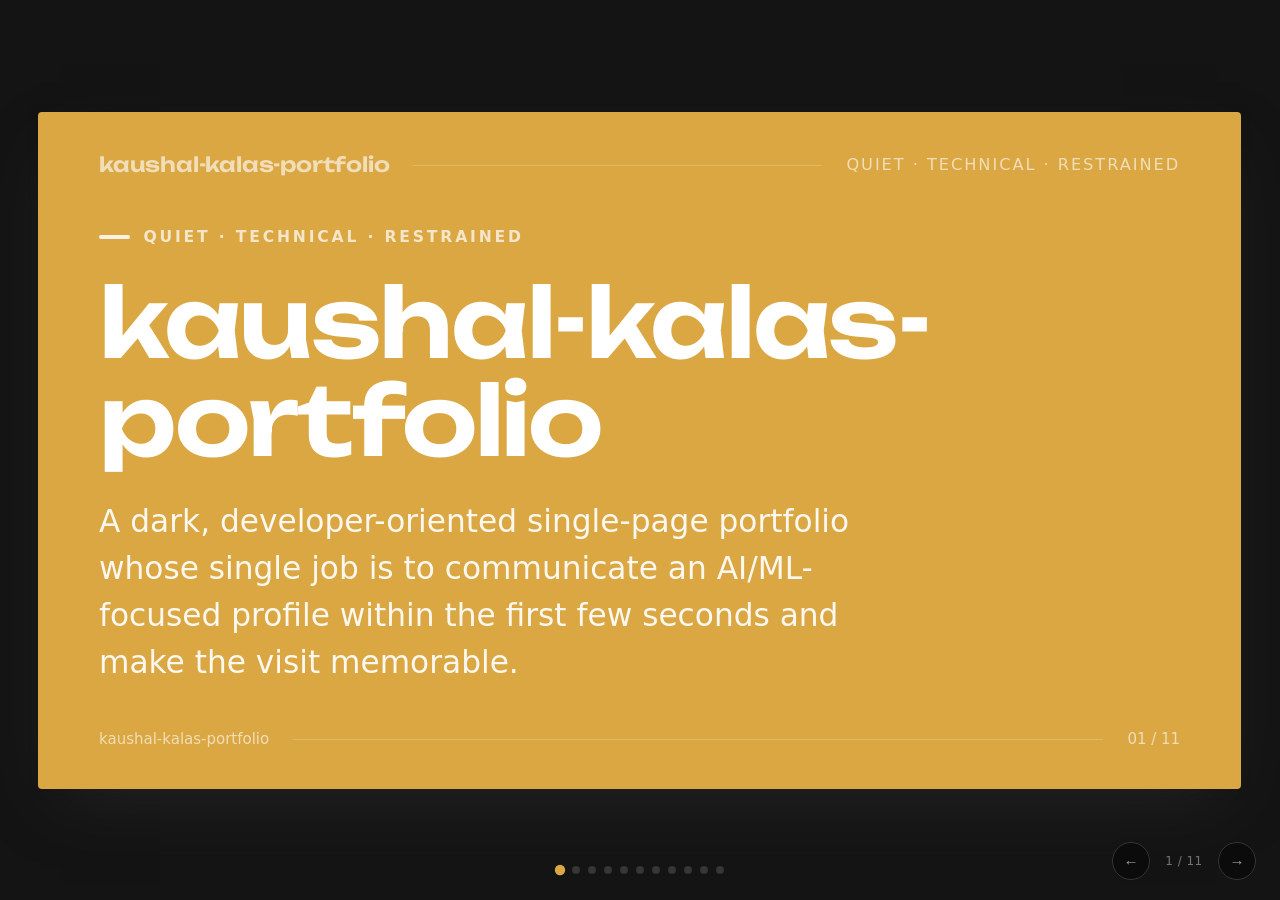
<file: kaushal-kalas-portfolio-Design-System/system/artifacts/deck.html>
<!doctype html>
<html lang="en">
  <head>
<style data-brand-fonts>
@font-face {
  font-family: "Unbounded";
  src: url("../../fonts/unbounded-400-900.woff2") format("woff2");
  font-weight: 400 900;
  font-style: normal;
  unicode-range: U+0102-0103, U+0110-0111, U+0128-0129, U+0168-0169, U+01A0-01A1, U+01AF-01B0, U+0300-0301, U+0303-0304, U+0308-0309, U+0323, U+0329, U+1EA0-1EF9, U+20AB;
  font-display: swap;
}
@font-face {
  font-family: "Instrument Sans";
  src: url("../../fonts/instrument-sans-400-700.woff2") format("woff2");
  font-weight: 400 700;
  font-style: normal;
  unicode-range: U+0100-02BA, U+02BD-02C5, U+02C7-02CC, U+02CE-02D7, U+02DD-02FF, U+0304, U+0308, U+0329, U+1D00-1DBF, U+1E00-1E9F, U+1EF2-1EFF, U+2020, U+20A0-20AB, U+20AD-20C0, U+2113, U+2C60-2C7F, U+A720-A7FF;
  font-display: swap;
}
@font-face {
  font-family: "JetBrains Mono";
  src: url("../../fonts/jetbrains-mono-400-700.woff2") format("woff2");
  font-weight: 400 700;
  font-style: normal;
  unicode-range: U+0102-0103, U+0110-0111, U+0128-0129, U+0168-0169, U+01A0-01A1, U+01AF-01B0, U+0300-0301, U+0303-0304, U+0308-0309, U+0323, U+0329, U+1EA0-1EF9, U+20AB;
  font-display: swap;
}
</style>
    <meta charset="utf-8" />
    <meta name="viewport" content="width=device-width, initial-scale=1" />
    <title>kaushal-kalas-portfolio — Pitch deck</title>
    <link rel="preconnect" href="https://fonts.googleapis.com" />
    <link rel="preconnect" href="https://fonts.gstatic.com" crossorigin />
    <link rel="stylesheet" href="https://fonts.googleapis.com/css2?family=Unbounded:wght@400..900&amp;display=swap" />
    <link rel="stylesheet" href="https://fonts.googleapis.com/css2?family=Instrument+Sans:wght@400..700&amp;display=swap" />
    <link rel="stylesheet" href="https://fonts.googleapis.com/css2?family=JetBrains+Mono:wght@400..700&amp;display=swap" />
    <style>
    :root {
      --brand-color-primary: #daa743;
      --brand-color-primary-bg: #281d0d;
      --brand-color-primary-bg-hover: #463212;
      --brand-color-primary-border: #54421f;
      --brand-color-primary-border-hover: #795d29;
      --brand-color-primary-hover: #e7c06b;
      --brand-color-primary-active: #aa8236;
      --brand-color-primary-text: #f8eac1;
      --brand-color-success: #63b336;
      --brand-color-success-bg: #12210c;
      --brand-color-success-border: #2a461b;
      --brand-color-success-hover: #86c95b;
      --brand-color-success-active: #4e8c2c;
      --brand-color-warning: #daa936;
      --brand-color-warning-bg: #291e0b;
      --brand-color-warning-border: #54431b;
      --brand-color-warning-hover: #e7c25d;
      --brand-color-warning-active: #aa842c;
      --brand-color-error: #da6865;
      --brand-color-error-bg: #2a1113;
      --brand-color-error-border: #542c2c;
      --brand-color-error-hover: #e7948f;
      --brand-color-error-active: #aa5250;
      --brand-color-info: #daa743;
      --brand-color-info-bg: #281d0d;
      --brand-color-info-border: #54421f;
      --brand-color-link: #cb953a;
      --brand-color-link-hover: #e2b764;
      --brand-color-link-active: #9e742f;
      --brand-color-text: #d2cfc7;
      --brand-color-text-secondary: #a3a19b;
      --brand-color-text-tertiary: #74736f;
      --brand-color-text-quaternary: #464543;
      --brand-color-fill: #353534;
      --brand-color-fill-secondary: #272726;
      --brand-color-fill-tertiary: #1e1d1e;
      --brand-color-fill-quaternary: #141415;
      --brand-color-bg-layout: #141415;
      --brand-color-bg-container: #0b0b0c;
      --brand-color-bg-elevated: #1e1d1e;
      --brand-color-border: #353534;
      --brand-color-border-secondary: #272726;
      --brand-font-family: 'Instrument Sans', Inter, system-ui, sans-serif, -apple-system, BlinkMacSystemFont, 'Segoe UI', Roboto, 'Helvetica Neue', Arial, 'Noto Sans', sans-serif, 'Apple Color Emoji', 'Segoe UI Emoji', 'Segoe UI Symbol', 'Noto Color Emoji';
      --brand-font-family-code: 'JetBrains Mono', 'SFMono-Regular', Consolas, 'Liberation Mono', Menlo, Courier, monospace;
      --brand-font-size: 14px;
      --brand-font-size-sm: 12px;
      --brand-font-size-lg: 18px;
      --brand-font-size-xl: 22px;
      --brand-font-size-heading-1: 38px;
      --brand-font-size-heading-2: 32px;
      --brand-font-size-heading-3: 26px;
      --brand-font-size-heading-4: 22px;
      --brand-font-size-heading-5: 18px;
      --brand-line-height: 1.5714285714285714;
      --brand-line-height-heading: 1.25;
      --brand-font-weight-strong: 600;
      --brand-size-xxs: 4px;
      --brand-size-xs: 8px;
      --brand-size-sm: 12px;
      --brand-size: 16px;
      --brand-size-md: 20px;
      --brand-size-lg: 24px;
      --brand-size-xl: 32px;
      --brand-size-xxl: 48px;
      --brand-border-radius-xs: 1px;
      --brand-border-radius-sm: 2px;
      --brand-border-radius: 2px;
      --brand-border-radius-lg: 4px;
      --brand-line-width: 1px;
      --brand-control-height-xs: 24px;
      --brand-control-height-sm: 36px;
      --brand-control-height: 48px;
      --brand-control-height-lg: 60px;
      --brand-motion-duration-fast: 0.1s;
      --brand-motion-duration-mid: 0.2s;
      --brand-motion-duration-slow: 0.3s;
      --brand-motion-ease-in-out: cubic-bezier(0.645, 0.045, 0.355, 1);
      --brand-motion-ease-out: cubic-bezier(0.215, 0.61, 0.355, 1);
      --brand-primary-palette-1: #281d0d;
      --brand-primary-palette-2: #463212;
      --brand-primary-palette-3: #54421f;
      --brand-primary-palette-4: #795d29;
      --brand-primary-palette-5: #aa8236;
      --brand-primary-palette-6: #daa743;
      --brand-primary-palette-7: #e7c06b;
      --brand-primary-palette-8: #f3d997;
      --brand-primary-palette-9: #f8eac1;
      --brand-primary-palette-10: #faf7eb;
      --brand-presets-red-1: #fff1f0;
      --brand-presets-red-2: #ffcbc7;
      --brand-presets-red-3: #ffa39e;
      --brand-presets-red-4: #ff7775;
      --brand-presets-red-5: #ff4d50;
      --brand-presets-red-6: #f5222d;
      --brand-presets-red-7: #cf1323;
      --brand-presets-red-8: #a8071a;
      --brand-presets-red-9: #820014;
      --brand-presets-red-10: #5c0011;
      --brand-presets-volcano-1: #fff2e8;
      --brand-presets-volcano-2: #ffd8bf;
      --brand-presets-volcano-3: #ffbb96;
      --brand-presets-volcano-4: #ff9c6e;
      --brand-presets-volcano-5: #ff7a45;
      --brand-presets-volcano-6: #fa541c;
      --brand-presets-volcano-7: #d4380d;
      --brand-presets-volcano-8: #ad2202;
      --brand-presets-volcano-9: #871500;
      --brand-presets-volcano-10: #610c00;
      --brand-presets-orange-1: #fff7e6;
      --brand-presets-orange-2: #ffe7ba;
      --brand-presets-orange-3: #ffd591;
      --brand-presets-orange-4: #ffc069;
      --brand-presets-orange-5: #ffa940;
      --brand-presets-orange-6: #fa8c16;
      --brand-presets-orange-7: #d46b08;
      --brand-presets-orange-8: #ad4e00;
      --brand-presets-orange-9: #873800;
      --brand-presets-orange-10: #612500;
      --brand-presets-gold-1: #fffbe6;
      --brand-presets-gold-2: #fff1b8;
      --brand-presets-gold-3: #ffe58f;
      --brand-presets-gold-4: #ffd666;
      --brand-presets-gold-5: #ffc53d;
      --brand-presets-gold-6: #faad14;
      --brand-presets-gold-7: #d48806;
      --brand-presets-gold-8: #ad6800;
      --brand-presets-gold-9: #874c00;
      --brand-presets-gold-10: #613400;
      --brand-presets-yellow-1: #feffe6;
      --brand-presets-yellow-2: #ffffb8;
      --brand-presets-yellow-3: #fffb8f;
      --brand-presets-yellow-4: #fff566;
      --brand-presets-yellow-5: #ffeb3d;
      --brand-presets-yellow-6: #fadb14;
      --brand-presets-yellow-7: #d4b106;
      --brand-presets-yellow-8: #ad8a00;
      --brand-presets-yellow-9: #876700;
      --brand-presets-yellow-10: #614700;
      --brand-presets-lime-1: #fcffe6;
      --brand-presets-lime-2: #f4ffb8;
      --brand-presets-lime-3: #eaff8f;
      --brand-presets-lime-4: #d3f261;
      --brand-presets-lime-5: #bae637;
      --brand-presets-lime-6: #a0d911;
      --brand-presets-lime-7: #7bb305;
      --brand-presets-lime-8: #5b8c00;
      --brand-presets-lime-9: #3f6600;
      --brand-presets-lime-10: #254000;
      --brand-presets-green-1: #f6ffed;
      --brand-presets-green-2: #d9f7be;
      --brand-presets-green-3: #b6eb8f;
      --brand-presets-green-4: #94de64;
      --brand-presets-green-5: #72d13d;
      --brand-presets-green-6: #52c41a;
      --brand-presets-green-7: #389e0d;
      --brand-presets-green-8: #227804;
      --brand-presets-green-9: #135200;
      --brand-presets-green-10: #092b00;
      --brand-presets-cyan-1: #e6fffb;
      --brand-presets-cyan-2: #b5f5ec;
      --brand-presets-cyan-3: #87e8de;
      --brand-presets-cyan-4: #5cdbd3;
      --brand-presets-cyan-5: #36cfc9;
      --brand-presets-cyan-6: #13c2c2;
      --brand-presets-cyan-7: #08979c;
      --brand-presets-cyan-8: #006d75;
      --brand-presets-cyan-9: #00474f;
      --brand-presets-cyan-10: #002329;
      --brand-presets-blue-1: #e6f4ff;
      --brand-presets-blue-2: #bae0ff;
      --brand-presets-blue-3: #91caff;
      --brand-presets-blue-4: #69b1ff;
      --brand-presets-blue-5: #4096ff;
      --brand-presets-blue-6: #1677ff;
      --brand-presets-blue-7: #0958d9;
      --brand-presets-blue-8: #003eb3;
      --brand-presets-blue-9: #002c8c;
      --brand-presets-blue-10: #001d66;
      --brand-presets-geekblue-1: #f0f5ff;
      --brand-presets-geekblue-2: #d6e4ff;
      --brand-presets-geekblue-3: #adc6ff;
      --brand-presets-geekblue-4: #85a5ff;
      --brand-presets-geekblue-5: #597df7;
      --brand-presets-geekblue-6: #2f54eb;
      --brand-presets-geekblue-7: #1d39c4;
      --brand-presets-geekblue-8: #10229e;
      --brand-presets-geekblue-9: #061178;
      --brand-presets-geekblue-10: #030852;
      --brand-presets-purple-1: #f9f0ff;
      --brand-presets-purple-2: #efdbff;
      --brand-presets-purple-3: #d4adf7;
      --brand-presets-purple-4: #b37feb;
      --brand-presets-purple-5: #9254de;
      --brand-presets-purple-6: #722ed1;
      --brand-presets-purple-7: #531dab;
      --brand-presets-purple-8: #391085;
      --brand-presets-purple-9: #22075e;
      --brand-presets-purple-10: #120338;
      --brand-presets-magenta-1: #fff0f6;
      --brand-presets-magenta-2: #ffd6e7;
      --brand-presets-magenta-3: #ffadd2;
      --brand-presets-magenta-4: #ff85bf;
      --brand-presets-magenta-5: #f759aa;
      --brand-presets-magenta-6: #eb2f96;
      --brand-presets-magenta-7: #c41d7e;
      --brand-presets-magenta-8: #9e1067;
      --brand-presets-magenta-9: #780650;
      --brand-presets-magenta-10: #520339;
      --brand-presets-grey-1: #a6a6a6;
      --brand-presets-grey-2: #999999;
      --brand-presets-grey-3: #8c8c8c;
      --brand-presets-grey-4: #808080;
      --brand-presets-grey-5: #737373;
      --brand-presets-grey-6: #666666;
      --brand-presets-grey-7: #404040;
      --brand-presets-grey-8: #1a1a1a;
      --brand-presets-grey-9: #000000;
      --brand-presets-grey-10: #000000;
    }
      :root { --display-family: Unbounded, 'Space Grotesk', system-ui, sans-serif, var(--brand-font-family); }
      * { box-sizing: border-box; }
      html, body { margin: 0; padding: 0; }
      body {
        font-family: var(--brand-font-family);
        font-size: var(--brand-font-size);
        line-height: var(--brand-line-height);
        color: var(--brand-color-text);
        background: var(--brand-color-bg-layout);
        -webkit-font-smoothing: antialiased;
        text-rendering: optimizeLegibility;
      }
      a { color: var(--brand-color-link); text-decoration: none; }
      h1, h2, h3, h4 {
        margin: 0;
        font-family: var(--display-family);
        line-height: var(--brand-line-height-heading);
        font-weight: var(--brand-font-weight-strong);
        color: var(--brand-color-text);
        overflow-wrap: break-word;
      }
      p { margin: 0; overflow-wrap: break-word; }
      img, svg { max-width: 100%; display: block; }
      .wrap { max-width: 1120px; margin: 0 auto; padding-left: clamp(20px, 4vw, 40px); padding-right: clamp(20px, 4vw, 40px); }
      .kicker {
        display: block;
        text-transform: uppercase;
        letter-spacing: 0.14em;
        font-size: var(--brand-font-size-sm);
        font-weight: var(--brand-font-weight-strong);
        color: var(--brand-color-primary);
        margin-bottom: var(--brand-size-sm);
      }
      .clamp-2, .clamp-3 { display: -webkit-box; -webkit-box-orient: vertical; overflow: hidden; }
      .clamp-2 { -webkit-line-clamp: 2; }
      .clamp-3 { -webkit-line-clamp: 3; }
      a[role="button"]{transition:filter .15s ease,transform .15s ease}
a[role="button"]:hover{filter:brightness(1.07)}
a[role="button"]:active{filter:brightness(.95);transform:translateY(0.5px)}
input:focus,textarea:focus,select:focus{border-color:var(--brand-color-primary)!important;box-shadow:0 0 0 3px var(--brand-color-primary-bg);outline:none}
details.kit-acc>summary{list-style:none;cursor:pointer}
details.kit-acc>summary::-webkit-details-marker{display:none}
details.kit-acc .kit-acc-icon{transition:transform .18s ease}
details.kit-acc[open] .kit-acc-icon{transform:rotate(45deg)}
      
      html, body { height: 100%; overflow: hidden; }
      .deck { height: 100vh; overflow-y: auto; scroll-snap-type: y mandatory; scroll-behavior: smooth; }
      .slide { height: 100vh; scroll-snap-align: start; scroll-snap-stop: always; display: flex; align-items: center; justify-content: center; padding: 24px; }
      .frame {
        position: relative; aspect-ratio: 16 / 9;
        width: min(1280px, 94vw, calc((100vh - 48px) * 16 / 9));
        container-type: size;
        background: var(--brand-color-bg-container);
        border: var(--brand-line-width) solid var(--brand-color-border-secondary);
        border-radius: var(--brand-border-radius-lg);
        box-shadow: 0 24px 64px -24px var(--brand-color-fill-secondary), 0 2px 8px var(--brand-color-fill-quaternary);
        overflow: hidden; display: flex; flex-direction: column;
      }
      /* solid-accent slides (cover + traction + ask): restrained 3-page accent budget */
      .frame--accent { background: var(--brand-color-primary); border-color: transparent; }
      .frame--accent .s-kicker { color: rgba(255,255,255,0.72); }
      .frame--accent .s-kicker::before { background: rgba(255,255,255,0.85); }
      .frame--accent .s-title, .frame--accent .s-mega, .frame--accent .s-num { color: #fff; }
      .frame--accent .s-lede, .frame--accent .s-eyebrow { color: rgba(255,255,255,0.85); }
      .frame--accent .f-head, .frame--accent .f-foot { color: rgba(255,255,255,0.62); }
      .frame--accent .f-head .rule, .frame--accent .f-foot .rule { background: rgba(255,255,255,0.2); }
      /* surface slides (alternate bg per §3 视觉一致) */
      .frame--surface { background: var(--brand-color-bg-layout); }

      .f-head { display: flex; justify-content: space-between; align-items: center; gap: 2cqi; padding: 3cqi 5cqi 0; color: var(--brand-color-text-quaternary); font-size: 1.35cqi; }
      .f-head .wm { font-family: var(--display-family); font-weight: var(--brand-font-weight-strong); font-size: 1.7cqi; letter-spacing: -0.01em; color: inherit; }
      .f-head .rule { flex: 1; height: var(--brand-line-width); background: var(--brand-color-border-secondary); }
      .f-head .ix { font-variant-numeric: tabular-nums; letter-spacing: 0.12em; }
      .f-body { flex: 1; display: flex; flex-direction: column; justify-content: center; padding: 0 5cqi; min-height: 0; overflow: hidden; }
      /* shrink-to-fit layer: the runtime scales this down about its centre when
         a slide's content would otherwise exceed the fixed frame (no-clip).
         flex:none keeps its natural (unshrunk) height so the runtime can
         measure the true overflow instead of a flex-shrunk box. */
      .f-fit { flex: none; width: 100%; transform-origin: center center; will-change: transform; }
      .f-foot { display: flex; justify-content: space-between; align-items: center; gap: 2cqi; padding: 0 5cqi 3cqi; color: var(--brand-color-text-quaternary); font-size: 1.25cqi; }
      .f-foot .rule { flex: 1; height: var(--brand-line-width); background: var(--brand-color-border-secondary); }

      .s-kicker { display: inline-flex; align-items: center; gap: 1.1cqi; text-transform: uppercase; letter-spacing: 0.18em; font-size: 1.3cqi; color: var(--brand-color-primary); font-weight: var(--brand-font-weight-strong); margin-bottom: 2cqi; }
      .s-kicker::before { content: ""; width: 2.6cqi; height: 0.32cqi; border-radius: 1cqi; background: var(--brand-color-primary); }
      .s-eyebrow { font-size: 1.7cqi; color: var(--brand-color-text-tertiary); margin: 0 0 1.6cqi; max-width: 70cqi; }
      .s-title { font-family: var(--display-family); font-size: 4.6cqi; line-height: 1.1; letter-spacing: -0.02em; margin: 0; color: var(--brand-color-text); max-width: 82cqi; }
      .s-mega { font-family: var(--display-family); font-size: 8cqi; line-height: 1.02; letter-spacing: -0.025em; margin: 0; color: var(--brand-color-text); }
      .s-lede { font-size: 1.95cqi; line-height: 1.5; color: var(--brand-color-text-secondary); max-width: 66cqi; margin: 2.4cqi 0 0; }
      .s-accent { color: var(--brand-color-primary); }
      .frame--accent .s-accent { color: #fff; }

      .s-grid { display: grid; gap: 2cqi; margin-top: 4cqi; }
      .s-card { position: relative; background: var(--brand-color-bg-container); border: var(--brand-line-width) solid var(--brand-color-border-secondary); border-radius: 1.4cqi; padding: 2.6cqi; min-width: 0; }
      .frame--surface .s-card { background: var(--brand-color-bg-container); }
      .s-card h3 { font-size: 2cqi; line-height: 1.22; margin: 0 0 1cqi; letter-spacing: -0.01em; }
      .s-card p { font-size: 1.55cqi; line-height: 1.5; color: var(--brand-color-text-secondary); margin: 0; display: -webkit-box; -webkit-box-orient: vertical; -webkit-line-clamp: 3; overflow: hidden; }
      .s-card .tick { display: inline-flex; align-items: center; justify-content: center; width: 3.4cqi; height: 3.4cqi; border-radius: 1cqi; background: var(--brand-color-primary-bg); color: var(--brand-color-primary); margin-bottom: 1.6cqi; }
      .s-card .tick svg { width: 1.9cqi; height: 1.9cqi; }

      .s-num { font-family: var(--display-family); font-size: 3.4cqi; font-weight: var(--brand-font-weight-strong); line-height: 1; color: var(--brand-color-primary); margin-bottom: 1.4cqi; letter-spacing: -0.02em; }

      /* metric tiles (market / traction) */
      .s-metric { min-width: 0; }
      .s-metric .v { font-family: var(--display-family); font-size: 5cqi; font-weight: var(--brand-font-weight-strong); line-height: 1; letter-spacing: -0.03em; color: var(--brand-color-text); }
      .frame--accent .s-metric .v { color: #fff; }
      .s-metric .l { margin-top: 1.2cqi; font-size: 1.5cqi; line-height: 1.35; color: var(--brand-color-text-tertiary); }
      .frame--accent .s-metric .l { color: rgba(255,255,255,0.78); }

      /* market funnel bars — value labels live OUTSIDE the proportional track in
         their own auto column, so a long label can never wrap/clip the bar. */
      .s-bars { display: flex; flex-direction: column; gap: 1.8cqi; margin-top: 3.4cqi; max-width: 82cqi; }
      .s-bar { display: grid; grid-template-columns: 12cqi 1fr auto; align-items: center; gap: 2cqi; }
      .s-bar .tag { font-size: 1.5cqi; font-weight: var(--brand-font-weight-strong); color: var(--brand-color-text-secondary); letter-spacing: 0.04em; }
      .s-bar .lane { min-width: 0; }
      .s-bar .track { height: 4.2cqi; border-radius: 0.8cqi; }
      .s-bar .val { font-family: var(--display-family); font-weight: var(--brand-font-weight-strong); font-size: 1.9cqi; color: var(--brand-color-text); white-space: nowrap; }
      .frame--accent .s-bar .val { color: #fff; }

      /* competition matrix */
      .s-matrix { display: grid; gap: 1.6cqi; margin-top: 3.4cqi; }
      .s-matrix .row { display: grid; align-items: center; gap: 1.6cqi; padding: 1.8cqi 2.4cqi; border-radius: 1.2cqi; }
      .s-matrix .row.head { color: var(--brand-color-text-tertiary); font-size: 1.4cqi; letter-spacing: 0.08em; text-transform: uppercase; padding-top: 0; padding-bottom: 0; }
      .s-matrix .row.them { background: var(--brand-color-bg-container); border: var(--brand-line-width) solid var(--brand-color-border-secondary); }
      .s-matrix .row.us { background: var(--brand-color-primary-bg); border: 1.5px solid var(--brand-color-primary-border); }
      .s-matrix .cell { font-size: 1.6cqi; min-width: 0; }
      .s-matrix .who { font-family: var(--display-family); font-weight: var(--brand-font-weight-strong); font-size: 1.85cqi; letter-spacing: -0.01em; }
      .s-matrix .us .who { color: var(--brand-color-primary); }
      .s-matrix .mk { display: inline-flex; align-items: center; justify-content: center; width: 3cqi; height: 3cqi; border-radius: 50%; }
      .s-matrix .mk svg { width: 1.7cqi; height: 1.7cqi; }
      .s-matrix .yes { background: var(--brand-color-primary); color: #fff; }
      .s-matrix .no { background: var(--brand-color-fill-tertiary); color: var(--brand-color-text-quaternary); }

      /* team initials */
      .s-team { display: grid; grid-template-columns: repeat(3, 1fr); gap: 2cqi; margin-top: 4cqi; }
      .s-avatar { display: inline-flex; align-items: center; justify-content: center; width: 7cqi; height: 7cqi; border-radius: 50%; font-family: var(--display-family); font-weight: var(--brand-font-weight-strong); font-size: 2.6cqi; background: var(--brand-color-primary-bg); color: var(--brand-color-primary); margin-bottom: 1.6cqi; letter-spacing: 0.02em; }

      /* quote / why-now */
      .s-quote { font-family: var(--display-family); font-size: 3.4cqi; line-height: 1.32; letter-spacing: -0.015em; color: var(--brand-color-text); max-width: 80cqi; margin: 0; }
      .s-byline { display: flex; align-items: center; gap: 1.8cqi; margin-top: 3.6cqi; }
      .s-byline .av { display: inline-flex; align-items: center; justify-content: center; width: 4.6cqi; height: 4.6cqi; border-radius: 50%; background: var(--brand-color-primary-bg); color: var(--brand-color-primary); font-weight: var(--brand-font-weight-strong); font-size: 1.7cqi; }
      .s-byline .n { font-weight: var(--brand-font-weight-strong); font-size: 1.75cqi; color: var(--brand-color-text); }
      .s-byline .r { font-size: 1.45cqi; color: var(--brand-color-text-tertiary); }

      /* ask checklist */
      .s-ask { display: flex; flex-direction: column; gap: 1.8cqi; margin-top: 3.6cqi; max-width: 70cqi; }
      .s-ask .item { display: flex; align-items: flex-start; gap: 1.8cqi; font-size: 2cqi; line-height: 1.4; color: #fff; }
      .s-ask .item .b { display: inline-flex; align-items: center; justify-content: center; flex: 0 0 auto; width: 3.4cqi; height: 3.4cqi; border-radius: 0.9cqi; background: rgba(255,255,255,0.16); margin-top: 0.2cqi; }
      .s-ask .item .b svg { width: 1.9cqi; height: 1.9cqi; }
      .s-ask .item .k { font-family: var(--display-family); font-weight: var(--brand-font-weight-strong); }
      .s-cta { display: inline-flex; align-items: center; gap: 1.4cqi; margin-top: 4cqi; height: 6cqi; padding: 0 3.4cqi; border-radius: 1.2cqi; background: #fff; color: var(--brand-color-primary); font-family: var(--display-family); font-weight: var(--brand-font-weight-strong); font-size: 2.1cqi; letter-spacing: -0.01em; }
      .s-cta svg { width: 2cqi; height: 2cqi; }

      /* product wireframe motif (div/SVG, no screenshots) */
      .s-screen { margin-top: 3.6cqi; border-radius: 1.6cqi; border: var(--brand-line-width) solid var(--brand-color-border-secondary); background: var(--brand-color-bg-container); overflow: hidden; box-shadow: 0 12px 32px -16px var(--brand-color-fill-secondary); }
      .s-screen .bar { display: flex; align-items: center; gap: 1cqi; padding: 1.4cqi 1.8cqi; border-bottom: var(--brand-line-width) solid var(--brand-color-border-secondary); }
      .s-screen .bar i { width: 1.2cqi; height: 1.2cqi; border-radius: 50%; background: var(--brand-color-fill-tertiary); }
      .s-screen .bar .url { margin-left: 1cqi; height: 2.4cqi; flex: 1; max-width: 36cqi; border-radius: 1cqi; background: var(--brand-color-fill-quaternary); }
      .s-screen .canvas { display: grid; grid-template-columns: 16cqi 1fr; min-height: 22cqi; }
      .s-screen .nav { border-right: var(--brand-line-width) solid var(--brand-color-border-secondary); padding: 2cqi 1.6cqi; display: flex; flex-direction: column; gap: 1.4cqi; }
      .s-screen .nav span { height: 1.5cqi; border-radius: 1cqi; background: var(--brand-color-fill-quaternary); }
      .s-screen .nav span:first-child { background: var(--brand-color-primary); width: 70%; }
      .s-screen .main { padding: 2.4cqi; display: flex; flex-direction: column; gap: 1.6cqi; }
      .s-screen .main .h { height: 3cqi; width: 44%; border-radius: 0.8cqi; background: var(--brand-color-fill-tertiary); }
      .s-screen .tiles { display: grid; grid-template-columns: repeat(3, 1fr); gap: 1.6cqi; }
      .s-screen .tiles i { height: 9cqi; border-radius: 1.2cqi; background: var(--brand-color-fill-quaternary); border: var(--brand-line-width) solid var(--brand-color-border-secondary); }
      .s-screen .tiles i:first-child { background: var(--brand-color-primary-bg); border-color: var(--brand-color-primary-border); }

      /* solution: oversized signature line */
      .s-pillars { display: flex; flex-wrap: wrap; gap: 1.2cqi; margin-top: 3.6cqi; }
      .s-pill { display: inline-flex; align-items: center; gap: 1cqi; padding: 1.2cqi 2cqi; border-radius: 6cqi; border: var(--brand-line-width) solid var(--brand-color-border); font-size: 1.6cqi; font-weight: var(--brand-font-weight-strong); color: var(--brand-color-text-secondary); }
      .s-pill .dot { width: 1cqi; height: 1cqi; border-radius: 50%; background: var(--brand-color-primary); }

      /* pager UI */
      .deck-ui { position: fixed; right: 24px; bottom: 20px; z-index: 30; display: flex; align-items: center; gap: 10px; }
      .deck-ui button {
        width: 38px; height: 38px; border-radius: 50%; cursor: pointer;
        border: var(--brand-line-width) solid var(--brand-color-border);
        background: var(--brand-color-bg-container); color: var(--brand-color-text-secondary);
        font-size: 15px; line-height: 1; display: inline-flex; align-items: center; justify-content: center;
        transition: border-color .15s ease, color .15s ease;
      }
      .deck-ui button:hover { border-color: var(--brand-color-primary); color: var(--brand-color-primary); }
      .deck-counter { font-size: 12px; color: var(--brand-color-text-tertiary); font-variant-numeric: tabular-nums; min-width: 48px; text-align: center; letter-spacing: 0.04em; }
      .deck-dots { position: fixed; left: 50%; transform: translateX(-50%); bottom: 26px; z-index: 30; display: flex; gap: 8px; }
      .deck-dot { width: 8px; height: 8px; border-radius: 50%; background: var(--brand-color-fill); cursor: pointer; transition: all .2s ease; }
      .deck-dot.on { background: var(--brand-color-primary); transform: scale(1.3); }

    </style>
  </head>
  <body>
    <main class="deck">
      <section class="slide">
        <div class="frame frame--accent">
          <div class="f-head"><span class="wm">kaushal-kalas-portfolio</span><span class="rule"></span><span class="ix">QUIET · TECHNICAL · RESTRAINED</span></div>
          <div class="f-body">
            <div class="f-fit">
          <span class="s-kicker">Quiet · Technical · Restrained</span>
          <h1 class="s-mega">kaushal-kalas-portfolio</h1>
          <p class="s-lede" style="font-size:2.6cqi;color:rgba(255,255,255,0.92);">A dark, developer-oriented single-page portfolio whose single job is to communicate an AI/ML-focused profile within the first few seconds and make the visit memorable.</p>
            </div>
          </div>
          <div class="f-foot"><span>kaushal-kalas-portfolio</span><span class="rule"></span><span class="ix">01 / 11</span></div>
        </div>
      </section>
      <section class="slide">
        <div class="frame frame--surface">
          <div class="f-head"><span class="wm">kaushal-kalas-portfolio</span><span class="rule"></span><span class="ix">THE PROBLEM</span></div>
          <div class="f-body">
            <div class="f-fit">
          <span class="s-kicker">The problem</span>
          <h2 class="s-title">Getting $-eyebrows that map 1:1 to working terminal commands right is still painfully hard.</h2>
          <p class="s-lede">A dark, developer-oriented single-page portfolio for AI/ML developer Kaushal Kalas. Near-black ink canvas, a single warm amber-gold voltage, and an amber phosphor Debian-style terminal as the signature artifact. Every section wears a $-command eyebrow that maps 1:1 to a working terminal command — the page is the terminal's manual, and the terminal is a shortcut for the page. Structure comes from 1px hairlines dividing dark bands from darker bands, not from stacked shadows; elevation is capped at one shadow tier plus a single terminal glow. Display restraint is the personality of the page.</p>
          <div class="s-grid" style="grid-template-columns:repeat(3,1fr);">
            <div class="s-card"><span class="tick"><svg viewBox="0 0 24 24" fill="none" stroke="currentColor" stroke-width="2.4" stroke-linecap="round" stroke-linejoin="round"><path d="M6 6l12 12M18 6 6 18"/></svg></span><h3>Tools don't talk</h3><p>Work scatters across apps that never share a source of truth, so context is lost on every handoff.</p></div>
            <div class="s-card"><span class="tick"><svg viewBox="0 0 24 24" fill="none" stroke="currentColor" stroke-width="2.4" stroke-linecap="round" stroke-linejoin="round"><path d="M6 6l12 12M18 6 6 18"/></svg></span><h3>Every loop costs a day</h3><p>Iteration stalls in coordination — approvals, exports, re-dos — long before anything ships.</p></div>
            <div class="s-card"><span class="tick"><svg viewBox="0 0 24 24" fill="none" stroke="currentColor" stroke-width="2.4" stroke-linecap="round" stroke-linejoin="round"><path d="M6 6l12 12M18 6 6 18"/></svg></span><h3>Quality is a coin flip</h3><p>Output depends on whoever happened to do the work, not on a standard you can rely on.</p></div>
          </div>
            </div>
          </div>
          <div class="f-foot"><span>kaushal-kalas-portfolio</span><span class="rule"></span><span class="ix">02 / 11</span></div>
        </div>
      </section>
      <section class="slide">
        <div class="frame">
          <div class="f-head"><span class="wm">kaushal-kalas-portfolio</span><span class="rule"></span><span class="ix">THE SOLUTION</span></div>
          <div class="f-body">
            <div class="f-fit">
          <span class="s-kicker">The solution</span>
          <h2 class="s-title"><span class="s-accent">kaushal-kalas-portfolio</span> is how teams get a dark, developer-oriented single-page portfolio whose single job is to communicate an AI/ML-focused profile within the first few seconds and make the visit memorable</h2>
          <div class="s-pillars">
            <span class="s-pill"><span class="dot"></span>A dark, developer-oriented single-page portfolio whose single job is to communicate an AI/ML-focused profile within the first few seconds and make the visit memorable.</span>
            <span class="s-pill"><span class="dot"></span>One warm amber-gold voltage (#F5A623) carries every interactive signal: CTAs, links, active nav states, focus rings, and the terminal prompt. There is no second brand color. The orange undertone makes it premium and contemporary — less 'caution tape' than pure yellow, more 'golden hour.'</span>
            <span class="s-pill"><span class="dot"></span>Dual-theme by design</span>
            <span class="s-pill"><span class="dot"></span>The terminal is the thesis</span>
            <span class="s-pill"><span class="dot"></span>Structure comes from 1px hairlines dividing dark bands from darker bands, not from stacked shadows; elevation is capped at one shadow tier plus the terminal's dedicated amber glow.</span>
          </div>
            </div>
          </div>
          <div class="f-foot"><span>kaushal-kalas-portfolio</span><span class="rule"></span><span class="ix">03 / 11</span></div>
        </div>
      </section>
      <section class="slide">
        <div class="frame">
          <div class="f-head"><span class="wm">kaushal-kalas-portfolio</span><span class="rule"></span><span class="ix">WHY NOW</span></div>
          <div class="f-body">
            <div class="f-fit">
          <span class="s-kicker">Why now</span>
          <p class="s-quote">The shift toward <span class="s-accent">quiet</span>, accountable $-eyebrows that map 1:1 to working terminal commands is happening now — and the teams that move first set the standard.</p>
          <div class="s-byline">
            <span class="av">K</span>
            <div><div class="n">kaushal-kalas-portfolio</div><div class="r">kaushal-kalas-portfolio</div></div>
          </div>
            </div>
          </div>
          <div class="f-foot"><span>kaushal-kalas-portfolio</span><span class="rule"></span><span class="ix">04 / 11</span></div>
        </div>
      </section>
      <section class="slide">
        <div class="frame frame--surface">
          <div class="f-head"><span class="wm">kaushal-kalas-portfolio</span><span class="rule"></span><span class="ix">MARKET</span></div>
          <div class="f-body">
            <div class="f-fit">
          <span class="s-kicker">Market</span>
          <h2 class="s-title">The opportunity is large and still wide open.</h2>
          <div class="s-bars">
            <div class="s-bar"><span class="tag">TAM</span>
              <div class="lane"><div class="track" style="width:100%;background:var(--brand-color-primary);"></div></div>
              <span class="val">$48B total market</span></div>
            <div class="s-bar"><span class="tag">SAM</span>
              <div class="lane"><div class="track" style="width:64%;background:var(--brand-color-primary-hover);"></div></div>
              <span class="val">$12B reachable today</span></div>
            <div class="s-bar"><span class="tag">SOM</span>
              <div class="lane"><div class="track" style="width:30%;background:var(--brand-color-primary-active);"></div></div>
              <span class="val">$1.4B near-term wedge</span></div>
          </div>
            </div>
          </div>
          <div class="f-foot"><span>kaushal-kalas-portfolio</span><span class="rule"></span><span class="ix">05 / 11</span></div>
        </div>
      </section>
      <section class="slide">
        <div class="frame">
          <div class="f-head"><span class="wm">kaushal-kalas-portfolio</span><span class="rule"></span><span class="ix">PRODUCT</span></div>
          <div class="f-body">
            <div class="f-fit">
          <span class="s-kicker">Product</span>
          <h2 class="s-title">kaushal-kalas-portfolio is real, shipping, and good to use today.</h2>
          <div class="s-screen">
            <div class="bar"><i></i><i></i><i></i><span class="url"></span></div>
            <div class="canvas">
              <div class="nav"><span></span><span></span><span></span><span></span><span></span></div>
              <div class="main"><div class="h"></div><div class="tiles"><i></i><i></i><i></i></div></div>
            </div>
          </div>
            </div>
          </div>
          <div class="f-foot"><span>kaushal-kalas-portfolio</span><span class="rule"></span><span class="ix">06 / 11</span></div>
        </div>
      </section>
      <section class="slide">
        <div class="frame frame--surface">
          <div class="f-head"><span class="wm">kaushal-kalas-portfolio</span><span class="rule"></span><span class="ix">BUSINESS MODEL</span></div>
          <div class="f-body">
            <div class="f-fit">
          <span class="s-kicker">Business model</span>
          <h2 class="s-title">We make money the moment we create value.</h2>
          <div class="s-grid" style="grid-template-columns:repeat(3,1fr);">
            <div class="s-card">
              <h3>Starter</h3>
              <div style="font-family:var(--display-family);font-size:3.4cqi;font-weight:var(--brand-font-weight-strong);letter-spacing:-0.02em;color:var(--brand-color-text);margin:0.6cqi 0 1.4cqi;">$0<span style="font-size:1.3cqi;color:var(--brand-color-text-tertiary);font-weight:400;"> / mo</span></div>
              <p style="-webkit-line-clamp:3;">Up to 3 projects · A dark, developer-oriented single-page portfolio whose single job is to communicate an AI/ML-focused profile within the first few seconds and make the visit memorable. · Community support</p>
            </div>
            <div class="s-card" style="border-color:var(--brand-color-primary);border-width:1.5px;">
              <h3>Pro</h3>
              <div style="font-family:var(--display-family);font-size:3.4cqi;font-weight:var(--brand-font-weight-strong);letter-spacing:-0.02em;color:var(--brand-color-text);margin:0.6cqi 0 1.4cqi;">$29<span style="font-size:1.3cqi;color:var(--brand-color-text-tertiary);font-weight:400;"> / mo</span></div>
              <p style="-webkit-line-clamp:3;">Unlimited projects · One warm amber-gold voltage (#F5A623) carries every interactive signal: CTAs, links, active nav states, focus rings, and the terminal prompt. There is no second brand color. The orange undertone makes it premium and contemporary — less 'caution tape' than pure yellow, more 'golden hour.' · Dual-theme by design</p>
            </div>
            <div class="s-card">
              <h3>Enterprise</h3>
              <div style="font-family:var(--display-family);font-size:3.4cqi;font-weight:var(--brand-font-weight-strong);letter-spacing:-0.02em;color:var(--brand-color-text);margin:0.6cqi 0 1.4cqi;">Custom<span style="font-size:1.3cqi;color:var(--brand-color-text-tertiary);font-weight:400;"> </span></div>
              <p style="-webkit-line-clamp:3;">SSO &amp; audit logs · Dedicated success manager · Custom contracts &amp; SLA</p>
            </div>
          </div>
            </div>
          </div>
          <div class="f-foot"><span>kaushal-kalas-portfolio</span><span class="rule"></span><span class="ix">07 / 11</span></div>
        </div>
      </section>
      <section class="slide">
        <div class="frame">
          <div class="f-head"><span class="wm">kaushal-kalas-portfolio</span><span class="rule"></span><span class="ix">COMPETITION &amp; MOAT</span></div>
          <div class="f-body">
            <div class="f-fit">
          <span class="s-kicker">Competition &amp; moat</span>
          <h2 class="s-title">Only kaushal-kalas-portfolio is built quiet from the ground up.</h2>
          <div class="s-matrix" style="grid-template-columns:1fr;">
            <div class="row head" style="grid-template-columns:18cqi repeat(3,1fr);">
              <span></span><span class="cell">Built for teams</span><span class="cell">Fast to value</span><span class="cell">On-brand by default</span>
            </div>
            <div class="row them" style="grid-template-columns:18cqi repeat(3,1fr);">
              <span class="cell who" style="color:var(--brand-color-text);">Northwind</span>
              <span class="cell"><span class="mk no"><svg viewBox="0 0 24 24" fill="none" stroke="currentColor" stroke-width="2.4" stroke-linecap="round" stroke-linejoin="round"><path d="M6 6l12 12M18 6 6 18"/></svg></span></span><span class="cell"><span class="mk no"><svg viewBox="0 0 24 24" fill="none" stroke="currentColor" stroke-width="2.4" stroke-linecap="round" stroke-linejoin="round"><path d="M6 6l12 12M18 6 6 18"/></svg></span></span><span class="cell"><span class="mk yes"><svg viewBox="0 0 24 24" fill="none" stroke="currentColor" stroke-width="2.4" stroke-linecap="round" stroke-linejoin="round"><path d="M20 6 9 17l-5-5"/></svg></span></span>
            </div>
            <div class="row them" style="grid-template-columns:18cqi repeat(3,1fr);">
              <span class="cell who" style="color:var(--brand-color-text);">Lumen Labs</span>
              <span class="cell"><span class="mk yes"><svg viewBox="0 0 24 24" fill="none" stroke="currentColor" stroke-width="2.4" stroke-linecap="round" stroke-linejoin="round"><path d="M20 6 9 17l-5-5"/></svg></span></span><span class="cell"><span class="mk no"><svg viewBox="0 0 24 24" fill="none" stroke="currentColor" stroke-width="2.4" stroke-linecap="round" stroke-linejoin="round"><path d="M6 6l12 12M18 6 6 18"/></svg></span></span><span class="cell"><span class="mk no"><svg viewBox="0 0 24 24" fill="none" stroke="currentColor" stroke-width="2.4" stroke-linecap="round" stroke-linejoin="round"><path d="M6 6l12 12M18 6 6 18"/></svg></span></span>
            </div>
            <div class="row us" style="grid-template-columns:18cqi repeat(3,1fr);">
              <span class="cell who">kaushal-kalas-portfolio</span>
              <span class="cell"><span class="mk yes"><svg viewBox="0 0 24 24" fill="none" stroke="currentColor" stroke-width="2.4" stroke-linecap="round" stroke-linejoin="round"><path d="M20 6 9 17l-5-5"/></svg></span></span><span class="cell"><span class="mk yes"><svg viewBox="0 0 24 24" fill="none" stroke="currentColor" stroke-width="2.4" stroke-linecap="round" stroke-linejoin="round"><path d="M20 6 9 17l-5-5"/></svg></span></span><span class="cell"><span class="mk yes"><svg viewBox="0 0 24 24" fill="none" stroke="currentColor" stroke-width="2.4" stroke-linecap="round" stroke-linejoin="round"><path d="M20 6 9 17l-5-5"/></svg></span></span>
            </div>
          </div>
            </div>
          </div>
          <div class="f-foot"><span>kaushal-kalas-portfolio</span><span class="rule"></span><span class="ix">08 / 11</span></div>
        </div>
      </section>
      <section class="slide">
        <div class="frame frame--accent">
          <div class="f-head"><span class="wm">kaushal-kalas-portfolio</span><span class="rule"></span><span class="ix">TRACTION</span></div>
          <div class="f-body">
            <div class="f-fit">
          <span class="s-kicker">Traction</span>
          <h2 class="s-title" style="font-size:5cqi;">People already want this — and the line is going up.</h2>
          <div class="s-grid" style="grid-template-columns:repeat(4,1fr);margin-top:5cqi;">
            <div class="s-metric"><div class="v">10k+</div><div class="l">Teams onboard</div></div>
            <div class="s-metric"><div class="v">99.9%</div><div class="l">Uptime SLA</div></div>
            <div class="s-metric"><div class="v">4.9/5</div><div class="l">Average rating</div></div>
            <div class="s-metric"><div class="v">120+</div><div class="l">Integrations</div></div>
          </div>
          <p class="s-lede" style="color:rgba(255,255,255,0.78);font-size:1.5cqi;max-width:64cqi;margin-top:3.4cqi;">Illustrative figures — replace with your live numbers before pitching.</p>
            </div>
          </div>
          <div class="f-foot"><span>kaushal-kalas-portfolio</span><span class="rule"></span><span class="ix">09 / 11</span></div>
        </div>
      </section>
      <section class="slide">
        <div class="frame frame--surface">
          <div class="f-head"><span class="wm">kaushal-kalas-portfolio</span><span class="rule"></span><span class="ix">TEAM</span></div>
          <div class="f-body">
            <div class="f-fit">
          <span class="s-kicker">Team</span>
          <h2 class="s-title">The people behind kaushal-kalas-portfolio have done this before.</h2>
          <div class="s-team">
            <div class="s-card" style="background:transparent;border:none;padding:0;">
              <span class="s-avatar">MC</span>
              <h3 style="font-size:1.9cqi;margin:0 0 0.4cqi;">Maya Chen</h3>
              <p style="-webkit-line-clamp:2;">Head of Design, Northwind</p>
            </div>
            <div class="s-card" style="background:transparent;border:none;padding:0;">
              <span class="s-avatar">JW</span>
              <h3 style="font-size:1.9cqi;margin:0 0 0.4cqi;">Jonas Weber</h3>
              <p style="-webkit-line-clamp:2;">Engineering Lead, Lumen Labs</p>
            </div>
            <div class="s-card" style="background:transparent;border:none;padding:0;">
              <span class="s-avatar">PN</span>
              <h3 style="font-size:1.9cqi;margin:0 0 0.4cqi;">Priya Natarajan</h3>
              <p style="-webkit-line-clamp:2;">Founder, Fieldnote</p>
            </div>
          </div>
            </div>
          </div>
          <div class="f-foot"><span>kaushal-kalas-portfolio</span><span class="rule"></span><span class="ix">10 / 11</span></div>
        </div>
      </section>
      <section class="slide">
        <div class="frame frame--accent">
          <div class="f-head"><span class="wm">kaushal-kalas-portfolio</span><span class="rule"></span><span class="ix">THE ASK</span></div>
          <div class="f-body">
            <div class="f-fit">
          <span class="s-kicker">The ask</span>
          <h2 class="s-mega" style="font-size:6.4cqi;">Let's build the future of $-eyebrows that map 1:1 to working terminal commands together.</h2>
          <div class="s-ask">
            <div class="item"><span class="b"><svg viewBox="0 0 24 24" fill="none" stroke="currentColor" stroke-width="2.4" stroke-linecap="round" stroke-linejoin="round"><path d="M20 6 9 17l-5-5"/></svg></span><span><span class="k">Partner with us</span> — back the team building the quiet standard for this market.</span></div>
            <div class="item"><span class="b"><svg viewBox="0 0 24 24" fill="none" stroke="currentColor" stroke-width="2.4" stroke-linecap="round" stroke-linejoin="round"><path d="M20 6 9 17l-5-5"/></svg></span><span><span class="k">Fuel the next phase</span> — scale the product, the go-to-market motion, and the team.</span></div>
            <div class="item"><span class="b"><svg viewBox="0 0 24 24" fill="none" stroke="currentColor" stroke-width="2.4" stroke-linecap="round" stroke-linejoin="round"><path d="M20 6 9 17l-5-5"/></svg></span><span><span class="k">Hit the milestone</span> — reach the next tier of customers and revenue within 12 months.</span></div>
          </div>
          <a class="s-cta">Talk to us &middot; kaushal-kalas-portfolio <svg viewBox="0 0 24 24" fill="none" stroke="currentColor" stroke-width="2.4" stroke-linecap="round" stroke-linejoin="round"><path d="M5 12h14M13 6l6 6-6 6"/></svg></a>
            </div>
          </div>
          <div class="f-foot"><span>kaushal-kalas-portfolio</span><span class="rule"></span><span class="ix">11 / 11</span></div>
        </div>
      </section>
    </main>
    <div class="deck-dots"><span class="deck-dot"></span><span class="deck-dot"></span><span class="deck-dot"></span><span class="deck-dot"></span><span class="deck-dot"></span><span class="deck-dot"></span><span class="deck-dot"></span><span class="deck-dot"></span><span class="deck-dot"></span><span class="deck-dot"></span><span class="deck-dot"></span></div>
    <div class="deck-ui">
      <button class="deck-prev" aria-label="Previous slide">&larr;</button>
      <span class="deck-counter">1 / 11</span>
      <button class="deck-next" aria-label="Next slide">&rarr;</button>
    </div>
    <script>
(function () {
  /* od-deck-fit: shrink-to-fit guarantee — keep every slide's content inside
     the fixed 16:9 frame so brand copy of any length never clips. */
  function fitFrame(body) {
    var fit = body.querySelector('.f-fit');
    if (!fit) return;
    fit.style.transform = 'none';
    var availH = body.clientHeight;
    var availW = fit.clientWidth;
    if (availH <= 0 || availW <= 0) return;
    var naturalH = fit.offsetHeight;
    var naturalW = fit.scrollWidth;
    var scale = Math.min(1, availH / naturalH, availW / naturalW);
    if (scale < 1) {
      // small safety margin so descenders never touch the clip edge
      fit.style.transform = 'scale(' + (scale * 0.98) + ')';
    }
  }
  function fitAll() {
    [].forEach.call(document.querySelectorAll('.f-body'), fitFrame);
  }
  // Fit synchronously rather than via requestAnimationFrame: rAF callbacks are
  // throttled while the deck is offscreen/occluded, which would leave a slide
  // unscaled (and clipped) until first paint. A trailing settle pass catches
  // late reflow (web-font swap, image load).
  var fitTimer;
  function scheduleFit() {
    fitAll();
    if (fitTimer) clearTimeout(fitTimer);
    fitTimer = setTimeout(fitAll, 150);
  }
  window.addEventListener('resize', scheduleFit);
  if (document.fonts && document.fonts.ready) {
    document.fonts.ready.then(fitAll).catch(function () {});
  }
  window.addEventListener('load', fitAll);
  scheduleFit();

  var deck = document.querySelector('.deck');
  var slides = [].slice.call(document.querySelectorAll('.slide'));
  var dots = [].slice.call(document.querySelectorAll('.deck-dot'));
  var counter = document.querySelector('.deck-counter');
  var idx = 0;
  function render() {
    if (counter) counter.textContent = (idx + 1) + ' / ' + slides.length;
    dots.forEach(function (d, n) { d.classList.toggle('on', n === idx); });
  }
  function go(i) {
    idx = Math.max(0, Math.min(slides.length - 1, i));
    slides[idx].scrollIntoView({ behavior: 'smooth' });
    render();
  }
  deck.addEventListener('scroll', function () {
    requestAnimationFrame(function () {
      var i = Math.round(deck.scrollTop / deck.clientHeight);
      if (i !== idx && i >= 0 && i < slides.length) { idx = i; render(); }
    });
  });
  window.addEventListener('keydown', function (e) {
    if (['ArrowDown', 'ArrowRight', 'PageDown', ' '].indexOf(e.key) > -1) { e.preventDefault(); go(idx + 1); }
    else if (['ArrowUp', 'ArrowLeft', 'PageUp'].indexOf(e.key) > -1) { e.preventDefault(); go(idx - 1); }
    else if (e.key === 'Home') { e.preventDefault(); go(0); }
    else if (e.key === 'End') { e.preventDefault(); go(slides.length - 1); }
  });
  dots.forEach(function (d, n) { d.addEventListener('click', function () { go(n); }); });
  document.querySelector('.deck-prev').addEventListener('click', function () { go(idx - 1); });
  document.querySelector('.deck-next').addEventListener('click', function () { go(idx + 1); });
  render();
})();
</script>
  </body>
</html>
</file>
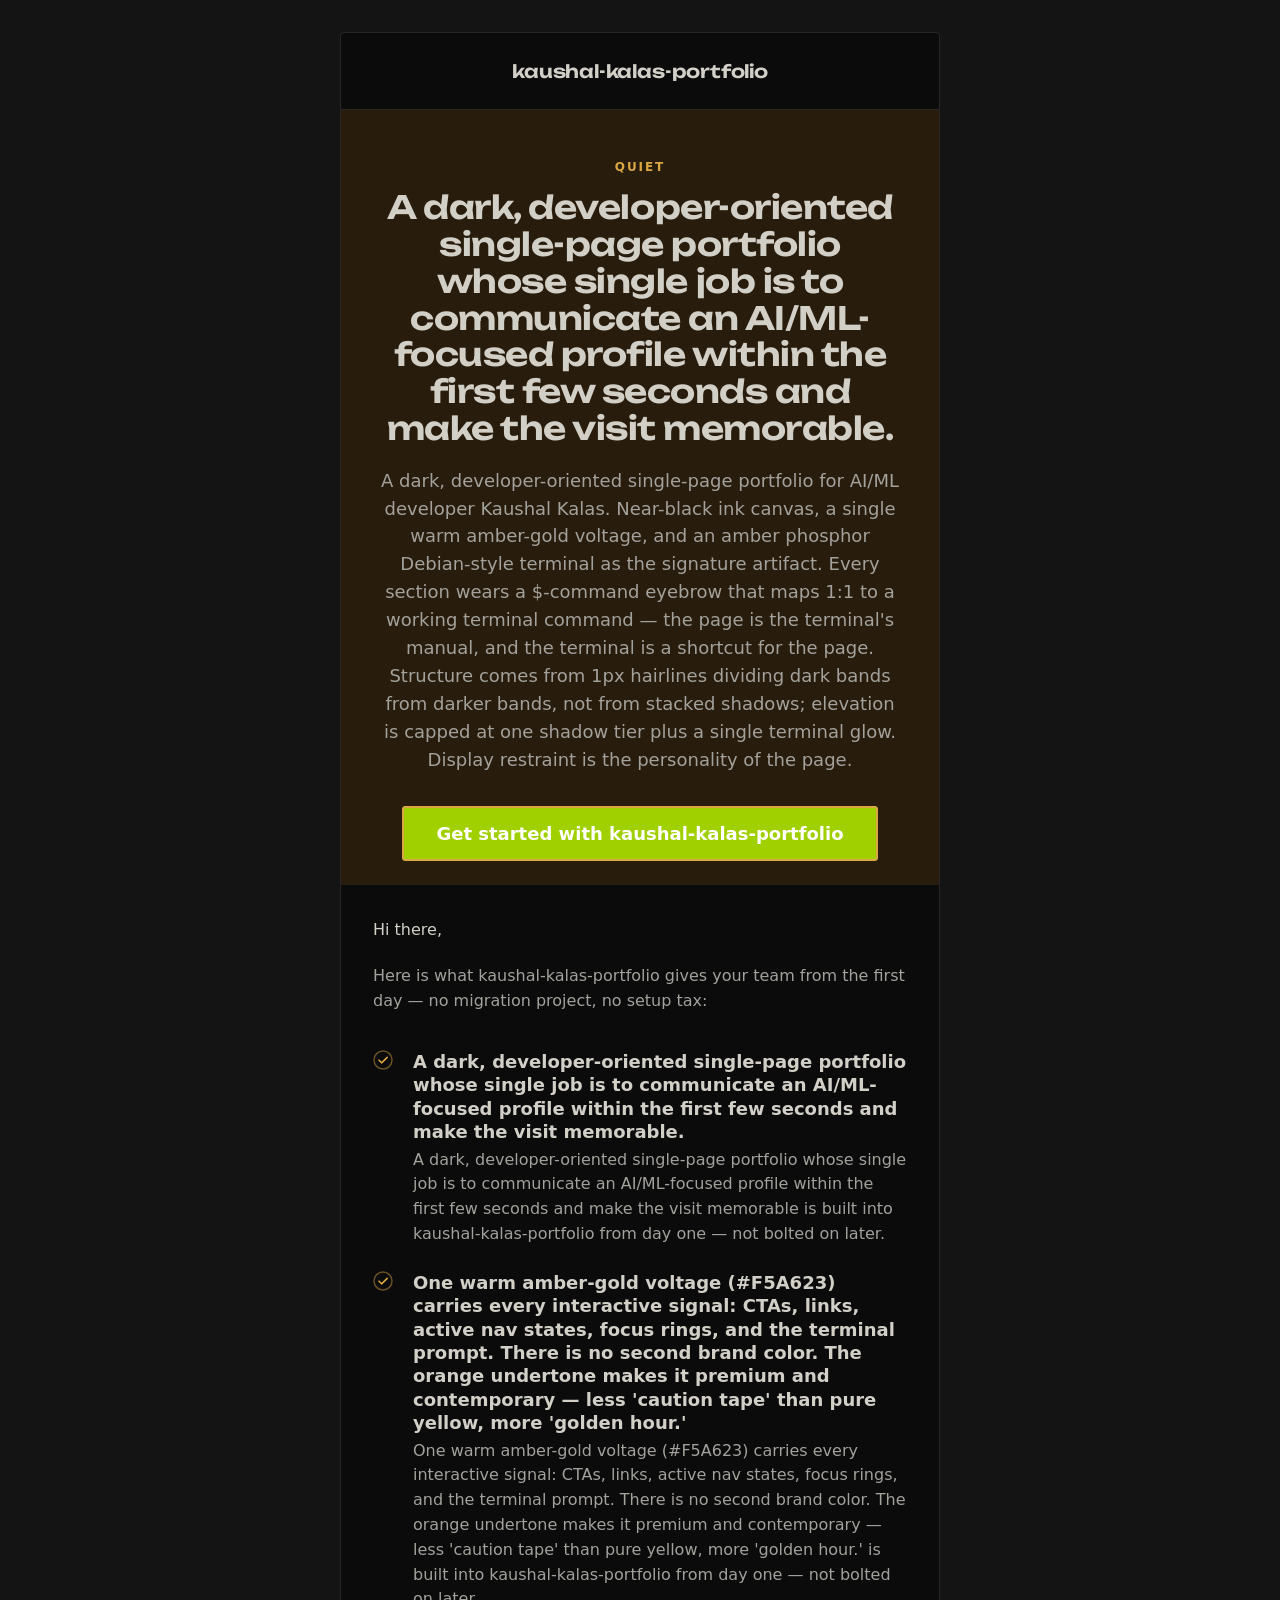
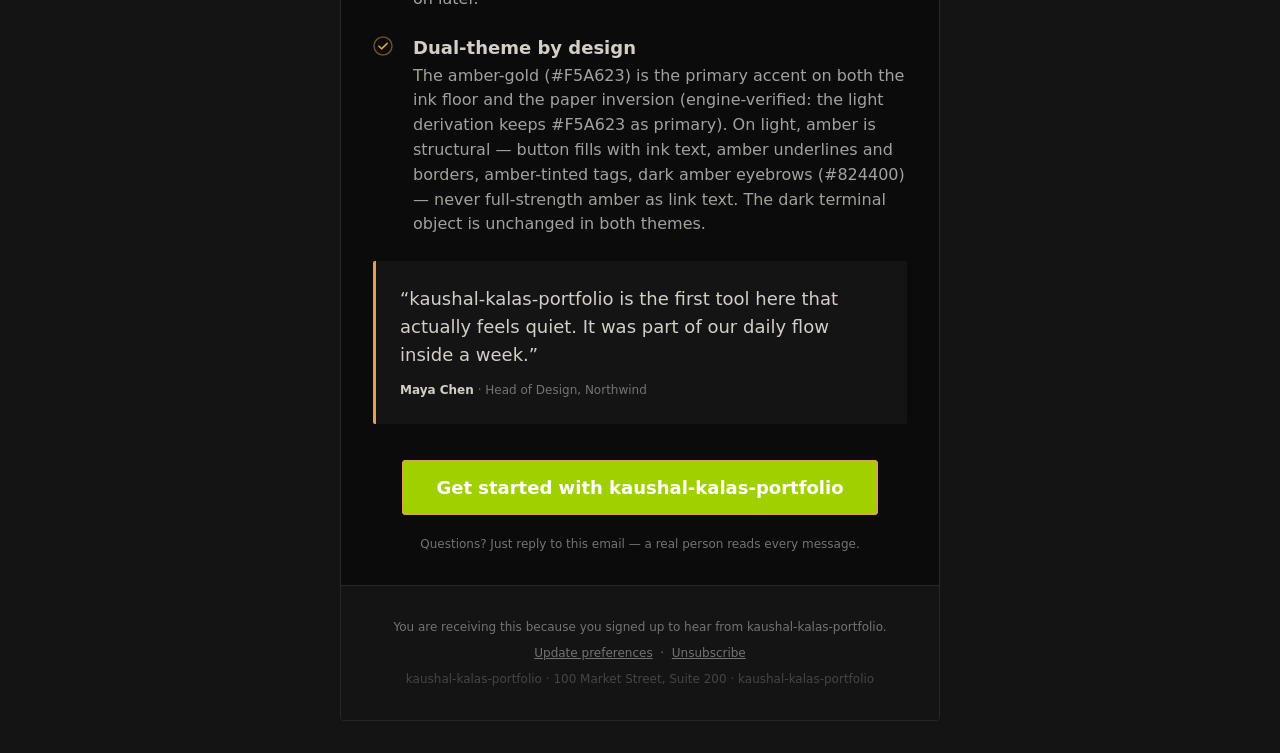
<file: kaushal-kalas-portfolio-Design-System/system/artifacts/email.html>
<!doctype html>
<html lang="en">
  <head>
<style data-brand-fonts>
@font-face {
  font-family: "Unbounded";
  src: url("../../fonts/unbounded-400-900.woff2") format("woff2");
  font-weight: 400 900;
  font-style: normal;
  unicode-range: U+0102-0103, U+0110-0111, U+0128-0129, U+0168-0169, U+01A0-01A1, U+01AF-01B0, U+0300-0301, U+0303-0304, U+0308-0309, U+0323, U+0329, U+1EA0-1EF9, U+20AB;
  font-display: swap;
}
@font-face {
  font-family: "Instrument Sans";
  src: url("../../fonts/instrument-sans-400-700.woff2") format("woff2");
  font-weight: 400 700;
  font-style: normal;
  unicode-range: U+0100-02BA, U+02BD-02C5, U+02C7-02CC, U+02CE-02D7, U+02DD-02FF, U+0304, U+0308, U+0329, U+1D00-1DBF, U+1E00-1E9F, U+1EF2-1EFF, U+2020, U+20A0-20AB, U+20AD-20C0, U+2113, U+2C60-2C7F, U+A720-A7FF;
  font-display: swap;
}
@font-face {
  font-family: "JetBrains Mono";
  src: url("../../fonts/jetbrains-mono-400-700.woff2") format("woff2");
  font-weight: 400 700;
  font-style: normal;
  unicode-range: U+0102-0103, U+0110-0111, U+0128-0129, U+0168-0169, U+01A0-01A1, U+01AF-01B0, U+0300-0301, U+0303-0304, U+0308-0309, U+0323, U+0329, U+1EA0-1EF9, U+20AB;
  font-display: swap;
}
</style>
    <meta charset="utf-8" />
    <meta name="viewport" content="width=device-width, initial-scale=1" />
    <title>A dark, developer-oriented single-page portfolio whose single job is to communicate an AI/ML-focused profile within the first few seconds and make the visit memorable — from kaushal-kalas-portfolio</title>
    <link rel="preconnect" href="https://fonts.googleapis.com" />
    <link rel="preconnect" href="https://fonts.gstatic.com" crossorigin />
    <link rel="stylesheet" href="https://fonts.googleapis.com/css2?family=Unbounded:wght@400..900&amp;display=swap" />
    <link rel="stylesheet" href="https://fonts.googleapis.com/css2?family=Instrument+Sans:wght@400..700&amp;display=swap" />
    <link rel="stylesheet" href="https://fonts.googleapis.com/css2?family=JetBrains+Mono:wght@400..700&amp;display=swap" />
    <style>
    :root {
      --brand-color-primary: #daa743;
      --brand-color-primary-bg: #281d0d;
      --brand-color-primary-bg-hover: #463212;
      --brand-color-primary-border: #54421f;
      --brand-color-primary-border-hover: #795d29;
      --brand-color-primary-hover: #e7c06b;
      --brand-color-primary-active: #aa8236;
      --brand-color-primary-text: #f8eac1;
      --brand-color-success: #63b336;
      --brand-color-success-bg: #12210c;
      --brand-color-success-border: #2a461b;
      --brand-color-success-hover: #86c95b;
      --brand-color-success-active: #4e8c2c;
      --brand-color-warning: #daa936;
      --brand-color-warning-bg: #291e0b;
      --brand-color-warning-border: #54431b;
      --brand-color-warning-hover: #e7c25d;
      --brand-color-warning-active: #aa842c;
      --brand-color-error: #da6865;
      --brand-color-error-bg: #2a1113;
      --brand-color-error-border: #542c2c;
      --brand-color-error-hover: #e7948f;
      --brand-color-error-active: #aa5250;
      --brand-color-info: #daa743;
      --brand-color-info-bg: #281d0d;
      --brand-color-info-border: #54421f;
      --brand-color-link: #cb953a;
      --brand-color-link-hover: #e2b764;
      --brand-color-link-active: #9e742f;
      --brand-color-text: #d2cfc7;
      --brand-color-text-secondary: #a3a19b;
      --brand-color-text-tertiary: #74736f;
      --brand-color-text-quaternary: #464543;
      --brand-color-fill: #353534;
      --brand-color-fill-secondary: #272726;
      --brand-color-fill-tertiary: #1e1d1e;
      --brand-color-fill-quaternary: #141415;
      --brand-color-bg-layout: #141415;
      --brand-color-bg-container: #0b0b0c;
      --brand-color-bg-elevated: #1e1d1e;
      --brand-color-border: #353534;
      --brand-color-border-secondary: #272726;
      --brand-font-family: 'Instrument Sans', Inter, system-ui, sans-serif, -apple-system, BlinkMacSystemFont, 'Segoe UI', Roboto, 'Helvetica Neue', Arial, 'Noto Sans', sans-serif, 'Apple Color Emoji', 'Segoe UI Emoji', 'Segoe UI Symbol', 'Noto Color Emoji';
      --brand-font-family-code: 'JetBrains Mono', 'SFMono-Regular', Consolas, 'Liberation Mono', Menlo, Courier, monospace;
      --brand-font-size: 14px;
      --brand-font-size-sm: 12px;
      --brand-font-size-lg: 18px;
      --brand-font-size-xl: 22px;
      --brand-font-size-heading-1: 38px;
      --brand-font-size-heading-2: 32px;
      --brand-font-size-heading-3: 26px;
      --brand-font-size-heading-4: 22px;
      --brand-font-size-heading-5: 18px;
      --brand-line-height: 1.5714285714285714;
      --brand-line-height-heading: 1.25;
      --brand-font-weight-strong: 600;
      --brand-size-xxs: 4px;
      --brand-size-xs: 8px;
      --brand-size-sm: 12px;
      --brand-size: 16px;
      --brand-size-md: 20px;
      --brand-size-lg: 24px;
      --brand-size-xl: 32px;
      --brand-size-xxl: 48px;
      --brand-border-radius-xs: 1px;
      --brand-border-radius-sm: 2px;
      --brand-border-radius: 2px;
      --brand-border-radius-lg: 4px;
      --brand-line-width: 1px;
      --brand-control-height-xs: 24px;
      --brand-control-height-sm: 36px;
      --brand-control-height: 48px;
      --brand-control-height-lg: 60px;
      --brand-motion-duration-fast: 0.1s;
      --brand-motion-duration-mid: 0.2s;
      --brand-motion-duration-slow: 0.3s;
      --brand-motion-ease-in-out: cubic-bezier(0.645, 0.045, 0.355, 1);
      --brand-motion-ease-out: cubic-bezier(0.215, 0.61, 0.355, 1);
      --brand-primary-palette-1: #281d0d;
      --brand-primary-palette-2: #463212;
      --brand-primary-palette-3: #54421f;
      --brand-primary-palette-4: #795d29;
      --brand-primary-palette-5: #aa8236;
      --brand-primary-palette-6: #daa743;
      --brand-primary-palette-7: #e7c06b;
      --brand-primary-palette-8: #f3d997;
      --brand-primary-palette-9: #f8eac1;
      --brand-primary-palette-10: #faf7eb;
      --brand-presets-red-1: #fff1f0;
      --brand-presets-red-2: #ffcbc7;
      --brand-presets-red-3: #ffa39e;
      --brand-presets-red-4: #ff7775;
      --brand-presets-red-5: #ff4d50;
      --brand-presets-red-6: #f5222d;
      --brand-presets-red-7: #cf1323;
      --brand-presets-red-8: #a8071a;
      --brand-presets-red-9: #820014;
      --brand-presets-red-10: #5c0011;
      --brand-presets-volcano-1: #fff2e8;
      --brand-presets-volcano-2: #ffd8bf;
      --brand-presets-volcano-3: #ffbb96;
      --brand-presets-volcano-4: #ff9c6e;
      --brand-presets-volcano-5: #ff7a45;
      --brand-presets-volcano-6: #fa541c;
      --brand-presets-volcano-7: #d4380d;
      --brand-presets-volcano-8: #ad2202;
      --brand-presets-volcano-9: #871500;
      --brand-presets-volcano-10: #610c00;
      --brand-presets-orange-1: #fff7e6;
      --brand-presets-orange-2: #ffe7ba;
      --brand-presets-orange-3: #ffd591;
      --brand-presets-orange-4: #ffc069;
      --brand-presets-orange-5: #ffa940;
      --brand-presets-orange-6: #fa8c16;
      --brand-presets-orange-7: #d46b08;
      --brand-presets-orange-8: #ad4e00;
      --brand-presets-orange-9: #873800;
      --brand-presets-orange-10: #612500;
      --brand-presets-gold-1: #fffbe6;
      --brand-presets-gold-2: #fff1b8;
      --brand-presets-gold-3: #ffe58f;
      --brand-presets-gold-4: #ffd666;
      --brand-presets-gold-5: #ffc53d;
      --brand-presets-gold-6: #faad14;
      --brand-presets-gold-7: #d48806;
      --brand-presets-gold-8: #ad6800;
      --brand-presets-gold-9: #874c00;
      --brand-presets-gold-10: #613400;
      --brand-presets-yellow-1: #feffe6;
      --brand-presets-yellow-2: #ffffb8;
      --brand-presets-yellow-3: #fffb8f;
      --brand-presets-yellow-4: #fff566;
      --brand-presets-yellow-5: #ffeb3d;
      --brand-presets-yellow-6: #fadb14;
      --brand-presets-yellow-7: #d4b106;
      --brand-presets-yellow-8: #ad8a00;
      --brand-presets-yellow-9: #876700;
      --brand-presets-yellow-10: #614700;
      --brand-presets-lime-1: #fcffe6;
      --brand-presets-lime-2: #f4ffb8;
      --brand-presets-lime-3: #eaff8f;
      --brand-presets-lime-4: #d3f261;
      --brand-presets-lime-5: #bae637;
      --brand-presets-lime-6: #a0d911;
      --brand-presets-lime-7: #7bb305;
      --brand-presets-lime-8: #5b8c00;
      --brand-presets-lime-9: #3f6600;
      --brand-presets-lime-10: #254000;
      --brand-presets-green-1: #f6ffed;
      --brand-presets-green-2: #d9f7be;
      --brand-presets-green-3: #b6eb8f;
      --brand-presets-green-4: #94de64;
      --brand-presets-green-5: #72d13d;
      --brand-presets-green-6: #52c41a;
      --brand-presets-green-7: #389e0d;
      --brand-presets-green-8: #227804;
      --brand-presets-green-9: #135200;
      --brand-presets-green-10: #092b00;
      --brand-presets-cyan-1: #e6fffb;
      --brand-presets-cyan-2: #b5f5ec;
      --brand-presets-cyan-3: #87e8de;
      --brand-presets-cyan-4: #5cdbd3;
      --brand-presets-cyan-5: #36cfc9;
      --brand-presets-cyan-6: #13c2c2;
      --brand-presets-cyan-7: #08979c;
      --brand-presets-cyan-8: #006d75;
      --brand-presets-cyan-9: #00474f;
      --brand-presets-cyan-10: #002329;
      --brand-presets-blue-1: #e6f4ff;
      --brand-presets-blue-2: #bae0ff;
      --brand-presets-blue-3: #91caff;
      --brand-presets-blue-4: #69b1ff;
      --brand-presets-blue-5: #4096ff;
      --brand-presets-blue-6: #1677ff;
      --brand-presets-blue-7: #0958d9;
      --brand-presets-blue-8: #003eb3;
      --brand-presets-blue-9: #002c8c;
      --brand-presets-blue-10: #001d66;
      --brand-presets-geekblue-1: #f0f5ff;
      --brand-presets-geekblue-2: #d6e4ff;
      --brand-presets-geekblue-3: #adc6ff;
      --brand-presets-geekblue-4: #85a5ff;
      --brand-presets-geekblue-5: #597df7;
      --brand-presets-geekblue-6: #2f54eb;
      --brand-presets-geekblue-7: #1d39c4;
      --brand-presets-geekblue-8: #10229e;
      --brand-presets-geekblue-9: #061178;
      --brand-presets-geekblue-10: #030852;
      --brand-presets-purple-1: #f9f0ff;
      --brand-presets-purple-2: #efdbff;
      --brand-presets-purple-3: #d4adf7;
      --brand-presets-purple-4: #b37feb;
      --brand-presets-purple-5: #9254de;
      --brand-presets-purple-6: #722ed1;
      --brand-presets-purple-7: #531dab;
      --brand-presets-purple-8: #391085;
      --brand-presets-purple-9: #22075e;
      --brand-presets-purple-10: #120338;
      --brand-presets-magenta-1: #fff0f6;
      --brand-presets-magenta-2: #ffd6e7;
      --brand-presets-magenta-3: #ffadd2;
      --brand-presets-magenta-4: #ff85bf;
      --brand-presets-magenta-5: #f759aa;
      --brand-presets-magenta-6: #eb2f96;
      --brand-presets-magenta-7: #c41d7e;
      --brand-presets-magenta-8: #9e1067;
      --brand-presets-magenta-9: #780650;
      --brand-presets-magenta-10: #520339;
      --brand-presets-grey-1: #a6a6a6;
      --brand-presets-grey-2: #999999;
      --brand-presets-grey-3: #8c8c8c;
      --brand-presets-grey-4: #808080;
      --brand-presets-grey-5: #737373;
      --brand-presets-grey-6: #666666;
      --brand-presets-grey-7: #404040;
      --brand-presets-grey-8: #1a1a1a;
      --brand-presets-grey-9: #000000;
      --brand-presets-grey-10: #000000;
    }
      :root { --display-family: Unbounded, 'Space Grotesk', system-ui, sans-serif, var(--brand-font-family); }
      * { box-sizing: border-box; }
      html, body { margin: 0; padding: 0; }
      body {
        font-family: var(--brand-font-family);
        font-size: var(--brand-font-size);
        line-height: var(--brand-line-height);
        color: var(--brand-color-text);
        background: var(--brand-color-bg-layout);
        -webkit-font-smoothing: antialiased;
        text-rendering: optimizeLegibility;
      }
      a { color: var(--brand-color-link); text-decoration: none; }
      h1, h2, h3, h4 {
        margin: 0;
        font-family: var(--display-family);
        line-height: var(--brand-line-height-heading);
        font-weight: var(--brand-font-weight-strong);
        color: var(--brand-color-text);
        overflow-wrap: break-word;
      }
      p { margin: 0; overflow-wrap: break-word; }
      img, svg { max-width: 100%; display: block; }
      .wrap { max-width: 1120px; margin: 0 auto; padding-left: clamp(20px, 4vw, 40px); padding-right: clamp(20px, 4vw, 40px); }
      .kicker {
        display: block;
        text-transform: uppercase;
        letter-spacing: 0.14em;
        font-size: var(--brand-font-size-sm);
        font-weight: var(--brand-font-weight-strong);
        color: var(--brand-color-primary);
        margin-bottom: var(--brand-size-sm);
      }
      .clamp-2, .clamp-3 { display: -webkit-box; -webkit-box-orient: vertical; overflow: hidden; }
      .clamp-2 { -webkit-line-clamp: 2; }
      .clamp-3 { -webkit-line-clamp: 3; }
      a[role="button"]{transition:filter .15s ease,transform .15s ease}
a[role="button"]:hover{filter:brightness(1.07)}
a[role="button"]:active{filter:brightness(.95);transform:translateY(0.5px)}
input:focus,textarea:focus,select:focus{border-color:var(--brand-color-primary)!important;box-shadow:0 0 0 3px var(--brand-color-primary-bg);outline:none}
details.kit-acc>summary{list-style:none;cursor:pointer}
details.kit-acc>summary::-webkit-details-marker{display:none}
details.kit-acc .kit-acc-icon{transition:transform .18s ease}
details.kit-acc[open] .kit-acc-icon{transform:rotate(45deg)}
      img{border:0;outline:none;text-decoration:none;}table{border-spacing:0;}
    </style>
  </head>
  <body>
    <!-- hidden preheader: earns the open, complements the subject, never repeats it -->
    <div style="display:none;max-height:0;overflow:hidden;mso-hide:all;font-size:1px;line-height:1px;color:var(--brand-color-bg-layout);opacity:0;">A dark, developer-oriented single-page portfolio for AI/ML developer Kaushal Kalas. Near-black ink canvas, a single warm amber-gold voltage, and an amber phosphor Debian-style terminal as the signature artifact. Every section wears a $-command eyebrow that maps 1:1 to a working terminal command — the page is the terminal's manual, and the terminal is a shortcut for the page. Structure comes from 1px hairlines dividing dark bands from darker bands, not from stacked shadows; elevation is capped at one shadow tier plus a single terminal glow. Display restraint is the personality of the page.</div>
    <!-- whitespace eater so the body copy does not leak into the inbox preview -->
    <div style="display:none;max-height:0;overflow:hidden;">&#847;&#8204;&#160;&#847;&#8204;&#160;&#847;&#8204;&#160;&#847;&#8204;&#160;&#847;&#8204;&#160;&#847;&#8204;&#160;&#847;&#8204;&#160;</div>

    <table role="presentation" width="100%" cellpadding="0" cellspacing="0" border="0" style="background:var(--brand-color-bg-layout);margin:0;padding:0;">
      <tr>
        <td align="center" style="padding:var(--brand-size-xl) var(--brand-size-md);">
          <table role="presentation" width="600" cellpadding="0" cellspacing="0" border="0" style="width:600px;max-width:600px;background:var(--brand-color-bg-container);border:var(--brand-line-width) solid var(--brand-color-border-secondary);border-radius:var(--brand-border-radius-lg);overflow:hidden;">

            <!-- Header: logo only, generous whitespace, no nav -->
            <tr>
              <td style="padding:var(--brand-size-lg) var(--brand-size-xl);text-align:center;border-bottom:var(--brand-line-width) solid var(--brand-color-border-secondary);">
                <span style="font-family:var(--display-family);font-weight:var(--brand-font-weight-strong);font-size:var(--brand-font-size-lg);letter-spacing:-0.01em;color:var(--brand-color-text);white-space:nowrap;">kaushal-kalas-portfolio</span>
              </td>
            </tr>

            <!-- Hero: inverted pyramid — conclusion first, then why it matters, then the one CTA -->
            <tr>
              <td style="padding:var(--brand-size-xxl) var(--brand-size-xl) var(--brand-size-lg);text-align:center;background:var(--brand-color-primary-bg);">
                <p style="margin:0 0 var(--brand-size-sm);font-family:var(--brand-font-family);text-transform:uppercase;letter-spacing:0.16em;font-size:var(--brand-font-size-sm);font-weight:var(--brand-font-weight-strong);color:var(--brand-color-primary);">Quiet</p>
                <h1 style="margin:0 0 var(--brand-size-md);font-family:var(--display-family);font-size:var(--brand-font-size-heading-2);line-height:1.15;letter-spacing:-0.015em;color:var(--brand-color-text);">A dark, developer-oriented single-page portfolio whose single job is to communicate an AI/ML-focused profile within the first few seconds and make the visit memorable.</h1>
                <p style="margin:0 auto var(--brand-size-xl);max-width:46ch;font-family:var(--brand-font-family);font-size:var(--brand-font-size-lg);line-height:1.55;color:var(--brand-color-text-secondary);">A dark, developer-oriented single-page portfolio for AI/ML developer Kaushal Kalas. Near-black ink canvas, a single warm amber-gold voltage, and an amber phosphor Debian-style terminal as the signature artifact. Every section wears a $-command eyebrow that maps 1:1 to a working terminal command — the page is the terminal's manual, and the terminal is a shortcut for the page. Structure comes from 1px hairlines dividing dark bands from darker bands, not from stacked shadows; elevation is capped at one shadow tier plus a single terminal glow. Display restraint is the personality of the page.</p>
                <!-- the one primary CTA, above the fold -->
                <table role="presentation" cellpadding="0" cellspacing="0" border="0" style="margin:0 auto;border-collapse:separate;line-height:100%;">
                    <tr>
                      <td align="center" bgcolor="var(--brand-color-primary)" style="border-radius:var(--brand-border-radius-lg);">
                        <a href="#" target="_blank" style="display:inline-block;min-width:200px;padding:16px var(--brand-size-xl);font-family:var(--brand-font-family);font-size:var(--brand-font-size-lg);font-weight:var(--brand-font-weight-strong);line-height:1.1;color:#ffffff;text-decoration:none;text-align:center;border-radius:var(--brand-border-radius-lg);border:2px solid var(--brand-color-primary);">Get started with kaushal-kalas-portfolio</a>
                      </td>
                    </tr>
                  </table>
              </td>
            </tr>

            <!-- Body: scannable, human, one idea per block -->
            <tr>
              <td style="padding:var(--brand-size-xl) var(--brand-size-xl) var(--brand-size-sm);">
                <p style="margin:0 0 var(--brand-size-md);font-family:var(--brand-font-family);font-size:16px;line-height:1.6;color:var(--brand-color-text);">Hi there,</p>
                <p style="margin:0 0 var(--brand-size-lg);font-family:var(--brand-font-family);font-size:16px;line-height:1.6;color:var(--brand-color-text-secondary);">Here is what kaushal-kalas-portfolio gives your team from the first day — no migration project, no setup tax:</p>

                <table role="presentation" width="100%" cellpadding="0" cellspacing="0" border="0" style="border-collapse:collapse;">
<tr>
                <td valign="top" style="width:40px;padding:var(--brand-size-sm) var(--brand-size-sm) var(--brand-size-sm) 0;"><svg width="20" height="20" viewBox="0 0 20 20" fill="none" xmlns="http://www.w3.org/2000/svg" style="display:block;" aria-hidden="true"><circle cx="10" cy="10" r="9" stroke="var(--brand-color-primary)" stroke-width="1.5" opacity="0.45"/><path d="M6 10.2l2.6 2.6L14.2 7.4" stroke="var(--brand-color-primary)" stroke-width="1.6" stroke-linecap="round" stroke-linejoin="round"/></svg></td>
                <td valign="top" style="padding:var(--brand-size-sm) 0;">
                  <p style="margin:0 0 4px;font-family:var(--brand-font-family);font-size:var(--brand-font-size-lg);font-weight:var(--brand-font-weight-strong);color:var(--brand-color-text);line-height:1.3;">A dark, developer-oriented single-page portfolio whose single job is to communicate an AI/ML-focused profile within the first few seconds and make the visit memorable.</p>
                  <p style="margin:0;font-family:var(--brand-font-family);font-size:16px;color:var(--brand-color-text-secondary);line-height:1.55;">A dark, developer-oriented single-page portfolio whose single job is to communicate an AI/ML-focused profile within the first few seconds and make the visit memorable is built into kaushal-kalas-portfolio from day one — not bolted on later.</p>
                </td>
              </tr>
<tr>
                <td valign="top" style="width:40px;padding:var(--brand-size-sm) var(--brand-size-sm) var(--brand-size-sm) 0;"><svg width="20" height="20" viewBox="0 0 20 20" fill="none" xmlns="http://www.w3.org/2000/svg" style="display:block;" aria-hidden="true"><circle cx="10" cy="10" r="9" stroke="var(--brand-color-primary)" stroke-width="1.5" opacity="0.45"/><path d="M6 10.2l2.6 2.6L14.2 7.4" stroke="var(--brand-color-primary)" stroke-width="1.6" stroke-linecap="round" stroke-linejoin="round"/></svg></td>
                <td valign="top" style="padding:var(--brand-size-sm) 0;">
                  <p style="margin:0 0 4px;font-family:var(--brand-font-family);font-size:var(--brand-font-size-lg);font-weight:var(--brand-font-weight-strong);color:var(--brand-color-text);line-height:1.3;">One warm amber-gold voltage (#F5A623) carries every interactive signal: CTAs, links, active nav states, focus rings, and the terminal prompt. There is no second brand color. The orange undertone makes it premium and contemporary — less 'caution tape' than pure yellow, more 'golden hour.'</p>
                  <p style="margin:0;font-family:var(--brand-font-family);font-size:16px;color:var(--brand-color-text-secondary);line-height:1.55;">One warm amber-gold voltage (#F5A623) carries every interactive signal: CTAs, links, active nav states, focus rings, and the terminal prompt. There is no second brand color. The orange undertone makes it premium and contemporary — less 'caution tape' than pure yellow, more 'golden hour.' is built into kaushal-kalas-portfolio from day one — not bolted on later.</p>
                </td>
              </tr>
<tr>
                <td valign="top" style="width:40px;padding:var(--brand-size-sm) var(--brand-size-sm) var(--brand-size-sm) 0;"><svg width="20" height="20" viewBox="0 0 20 20" fill="none" xmlns="http://www.w3.org/2000/svg" style="display:block;" aria-hidden="true"><circle cx="10" cy="10" r="9" stroke="var(--brand-color-primary)" stroke-width="1.5" opacity="0.45"/><path d="M6 10.2l2.6 2.6L14.2 7.4" stroke="var(--brand-color-primary)" stroke-width="1.6" stroke-linecap="round" stroke-linejoin="round"/></svg></td>
                <td valign="top" style="padding:var(--brand-size-sm) 0;">
                  <p style="margin:0 0 4px;font-family:var(--brand-font-family);font-size:var(--brand-font-size-lg);font-weight:var(--brand-font-weight-strong);color:var(--brand-color-text);line-height:1.3;">Dual-theme by design</p>
                  <p style="margin:0;font-family:var(--brand-font-family);font-size:16px;color:var(--brand-color-text-secondary);line-height:1.55;">The amber-gold (#F5A623) is the primary accent on both the ink floor and the paper inversion (engine-verified: the light derivation keeps #F5A623 as primary). On light, amber is structural — button fills with ink text, amber underlines and borders, amber-tinted tags, dark amber eyebrows (#824400) — never full-strength amber as link text. The dark terminal object is unchanged in both themes.</p>
                </td>
              </tr>
                </table>
              </td>
            </tr>

            <!-- One named proof point: a person beats a paragraph of adjectives -->
            <tr>
              <td style="padding:0 var(--brand-size-xl) var(--brand-size-lg);">
                <table role="presentation" width="100%" cellpadding="0" cellspacing="0" border="0">
                  <tr>
                    <td style="padding:var(--brand-size-lg);background:var(--brand-color-fill-quaternary);border-left:3px solid var(--brand-color-primary);border-radius:var(--brand-border-radius);">
                      <p style="margin:0 0 var(--brand-size-sm);font-family:var(--brand-font-family);font-size:var(--brand-font-size-lg);line-height:1.55;color:var(--brand-color-text);">&ldquo;kaushal-kalas-portfolio is the first tool here that actually feels quiet. It was part of our daily flow inside a week.&rdquo;</p>
                      <p style="margin:0;font-family:var(--brand-font-family);font-size:var(--brand-font-size-sm);color:var(--brand-color-text-tertiary);"><strong style="color:var(--brand-color-text);font-weight:var(--brand-font-weight-strong);">Maya Chen</strong> &middot; Head of Design, Northwind</p>
                    </td>
                  </tr>
                </table>
              </td>
            </tr>

            <!-- CTA repeated once near the end — same single action -->
            <tr>
              <td style="padding:var(--brand-size-sm) var(--brand-size-xl) var(--brand-size-xl);text-align:center;">
                <table role="presentation" cellpadding="0" cellspacing="0" border="0" style="margin:0 auto;border-collapse:separate;line-height:100%;">
                    <tr>
                      <td align="center" bgcolor="var(--brand-color-primary)" style="border-radius:var(--brand-border-radius-lg);">
                        <a href="#" target="_blank" style="display:inline-block;min-width:200px;padding:16px var(--brand-size-xl);font-family:var(--brand-font-family);font-size:var(--brand-font-size-lg);font-weight:var(--brand-font-weight-strong);line-height:1.1;color:#ffffff;text-decoration:none;text-align:center;border-radius:var(--brand-border-radius-lg);border:2px solid var(--brand-color-primary);">Get started with kaushal-kalas-portfolio</a>
                      </td>
                    </tr>
                  </table>
                <p style="margin:var(--brand-size-md) 0 0;font-family:var(--brand-font-family);font-size:var(--brand-font-size-sm);color:var(--brand-color-text-tertiary);line-height:1.5;">Questions? Just reply to this email — a real person reads every message.</p>
              </td>
            </tr>

            <!-- Footer: working unsubscribe + physical address placeholder + brand -->
<tr>
            <td style="padding:var(--brand-size-xl) var(--brand-size-xl);background:var(--brand-color-fill-quaternary);border-top:var(--brand-line-width) solid var(--brand-color-border-secondary);text-align:center;">
              <p style="margin:0 0 var(--brand-size-xs);font-family:var(--brand-font-family);font-size:var(--brand-font-size-sm);color:var(--brand-color-text-tertiary);line-height:1.5;">You are receiving this because you signed up to hear from kaushal-kalas-portfolio.</p>
              <p style="margin:0 0 var(--brand-size-xs);font-family:var(--brand-font-family);font-size:var(--brand-font-size-sm);color:var(--brand-color-text-tertiary);line-height:1.5;"><a href="#" target="_blank" style="color:var(--brand-color-text-tertiary);text-decoration:underline;">Update preferences</a> &nbsp;&middot;&nbsp; <a href="#" target="_blank" style="color:var(--brand-color-text-tertiary);text-decoration:underline;">Unsubscribe</a></p>
              <p style="margin:0;font-family:var(--brand-font-family);font-size:var(--brand-font-size-sm);color:var(--brand-color-text-quaternary);line-height:1.5;">kaushal-kalas-portfolio &middot; 100 Market Street, Suite 200 &middot; kaushal-kalas-portfolio</p>
            </td>
          </tr>

          </table>
        </td>
      </tr>
    </table>

  </body>
</html>
</file>
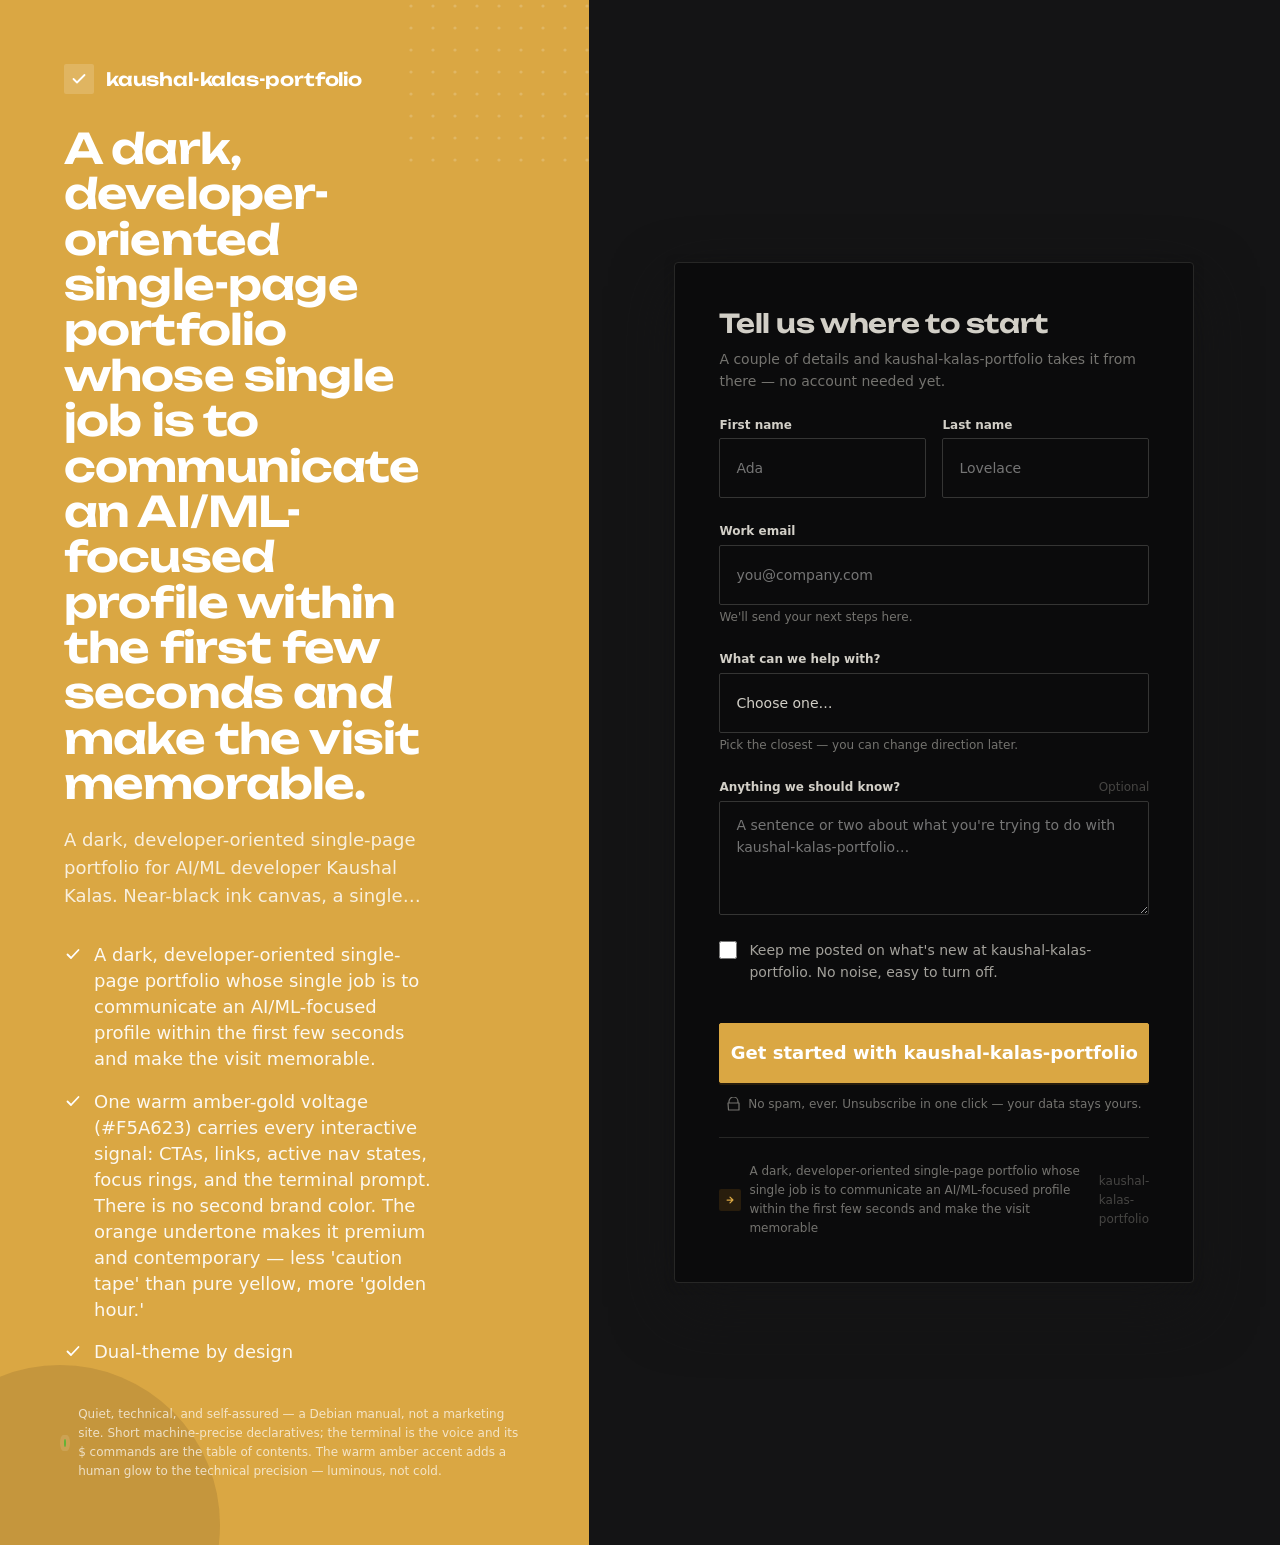
<file: kaushal-kalas-portfolio-Design-System/system/artifacts/form.html>
<!doctype html>
<html lang="en">
  <head>
<style data-brand-fonts>
@font-face {
  font-family: "Unbounded";
  src: url("../../fonts/unbounded-400-900.woff2") format("woff2");
  font-weight: 400 900;
  font-style: normal;
  unicode-range: U+0102-0103, U+0110-0111, U+0128-0129, U+0168-0169, U+01A0-01A1, U+01AF-01B0, U+0300-0301, U+0303-0304, U+0308-0309, U+0323, U+0329, U+1EA0-1EF9, U+20AB;
  font-display: swap;
}
@font-face {
  font-family: "Instrument Sans";
  src: url("../../fonts/instrument-sans-400-700.woff2") format("woff2");
  font-weight: 400 700;
  font-style: normal;
  unicode-range: U+0100-02BA, U+02BD-02C5, U+02C7-02CC, U+02CE-02D7, U+02DD-02FF, U+0304, U+0308, U+0329, U+1D00-1DBF, U+1E00-1E9F, U+1EF2-1EFF, U+2020, U+20A0-20AB, U+20AD-20C0, U+2113, U+2C60-2C7F, U+A720-A7FF;
  font-display: swap;
}
@font-face {
  font-family: "JetBrains Mono";
  src: url("../../fonts/jetbrains-mono-400-700.woff2") format("woff2");
  font-weight: 400 700;
  font-style: normal;
  unicode-range: U+0102-0103, U+0110-0111, U+0128-0129, U+0168-0169, U+01A0-01A1, U+01AF-01B0, U+0300-0301, U+0303-0304, U+0308-0309, U+0323, U+0329, U+1EA0-1EF9, U+20AB;
  font-display: swap;
}
</style>
    <meta charset="utf-8" />
    <meta name="viewport" content="width=device-width, initial-scale=1" />
    <title>kaushal-kalas-portfolio — Get started</title>
    <link rel="preconnect" href="https://fonts.googleapis.com" />
    <link rel="preconnect" href="https://fonts.gstatic.com" crossorigin />
    <link rel="stylesheet" href="https://fonts.googleapis.com/css2?family=Unbounded:wght@400..900&amp;display=swap" />
    <link rel="stylesheet" href="https://fonts.googleapis.com/css2?family=Instrument+Sans:wght@400..700&amp;display=swap" />
    <link rel="stylesheet" href="https://fonts.googleapis.com/css2?family=JetBrains+Mono:wght@400..700&amp;display=swap" />
    <style>
    :root {
      --brand-color-primary: #daa743;
      --brand-color-primary-bg: #281d0d;
      --brand-color-primary-bg-hover: #463212;
      --brand-color-primary-border: #54421f;
      --brand-color-primary-border-hover: #795d29;
      --brand-color-primary-hover: #e7c06b;
      --brand-color-primary-active: #aa8236;
      --brand-color-primary-text: #f8eac1;
      --brand-color-success: #63b336;
      --brand-color-success-bg: #12210c;
      --brand-color-success-border: #2a461b;
      --brand-color-success-hover: #86c95b;
      --brand-color-success-active: #4e8c2c;
      --brand-color-warning: #daa936;
      --brand-color-warning-bg: #291e0b;
      --brand-color-warning-border: #54431b;
      --brand-color-warning-hover: #e7c25d;
      --brand-color-warning-active: #aa842c;
      --brand-color-error: #da6865;
      --brand-color-error-bg: #2a1113;
      --brand-color-error-border: #542c2c;
      --brand-color-error-hover: #e7948f;
      --brand-color-error-active: #aa5250;
      --brand-color-info: #daa743;
      --brand-color-info-bg: #281d0d;
      --brand-color-info-border: #54421f;
      --brand-color-link: #cb953a;
      --brand-color-link-hover: #e2b764;
      --brand-color-link-active: #9e742f;
      --brand-color-text: #d2cfc7;
      --brand-color-text-secondary: #a3a19b;
      --brand-color-text-tertiary: #74736f;
      --brand-color-text-quaternary: #464543;
      --brand-color-fill: #353534;
      --brand-color-fill-secondary: #272726;
      --brand-color-fill-tertiary: #1e1d1e;
      --brand-color-fill-quaternary: #141415;
      --brand-color-bg-layout: #141415;
      --brand-color-bg-container: #0b0b0c;
      --brand-color-bg-elevated: #1e1d1e;
      --brand-color-border: #353534;
      --brand-color-border-secondary: #272726;
      --brand-font-family: 'Instrument Sans', Inter, system-ui, sans-serif, -apple-system, BlinkMacSystemFont, 'Segoe UI', Roboto, 'Helvetica Neue', Arial, 'Noto Sans', sans-serif, 'Apple Color Emoji', 'Segoe UI Emoji', 'Segoe UI Symbol', 'Noto Color Emoji';
      --brand-font-family-code: 'JetBrains Mono', 'SFMono-Regular', Consolas, 'Liberation Mono', Menlo, Courier, monospace;
      --brand-font-size: 14px;
      --brand-font-size-sm: 12px;
      --brand-font-size-lg: 18px;
      --brand-font-size-xl: 22px;
      --brand-font-size-heading-1: 38px;
      --brand-font-size-heading-2: 32px;
      --brand-font-size-heading-3: 26px;
      --brand-font-size-heading-4: 22px;
      --brand-font-size-heading-5: 18px;
      --brand-line-height: 1.5714285714285714;
      --brand-line-height-heading: 1.25;
      --brand-font-weight-strong: 600;
      --brand-size-xxs: 4px;
      --brand-size-xs: 8px;
      --brand-size-sm: 12px;
      --brand-size: 16px;
      --brand-size-md: 20px;
      --brand-size-lg: 24px;
      --brand-size-xl: 32px;
      --brand-size-xxl: 48px;
      --brand-border-radius-xs: 1px;
      --brand-border-radius-sm: 2px;
      --brand-border-radius: 2px;
      --brand-border-radius-lg: 4px;
      --brand-line-width: 1px;
      --brand-control-height-xs: 24px;
      --brand-control-height-sm: 36px;
      --brand-control-height: 48px;
      --brand-control-height-lg: 60px;
      --brand-motion-duration-fast: 0.1s;
      --brand-motion-duration-mid: 0.2s;
      --brand-motion-duration-slow: 0.3s;
      --brand-motion-ease-in-out: cubic-bezier(0.645, 0.045, 0.355, 1);
      --brand-motion-ease-out: cubic-bezier(0.215, 0.61, 0.355, 1);
      --brand-primary-palette-1: #281d0d;
      --brand-primary-palette-2: #463212;
      --brand-primary-palette-3: #54421f;
      --brand-primary-palette-4: #795d29;
      --brand-primary-palette-5: #aa8236;
      --brand-primary-palette-6: #daa743;
      --brand-primary-palette-7: #e7c06b;
      --brand-primary-palette-8: #f3d997;
      --brand-primary-palette-9: #f8eac1;
      --brand-primary-palette-10: #faf7eb;
      --brand-presets-red-1: #fff1f0;
      --brand-presets-red-2: #ffcbc7;
      --brand-presets-red-3: #ffa39e;
      --brand-presets-red-4: #ff7775;
      --brand-presets-red-5: #ff4d50;
      --brand-presets-red-6: #f5222d;
      --brand-presets-red-7: #cf1323;
      --brand-presets-red-8: #a8071a;
      --brand-presets-red-9: #820014;
      --brand-presets-red-10: #5c0011;
      --brand-presets-volcano-1: #fff2e8;
      --brand-presets-volcano-2: #ffd8bf;
      --brand-presets-volcano-3: #ffbb96;
      --brand-presets-volcano-4: #ff9c6e;
      --brand-presets-volcano-5: #ff7a45;
      --brand-presets-volcano-6: #fa541c;
      --brand-presets-volcano-7: #d4380d;
      --brand-presets-volcano-8: #ad2202;
      --brand-presets-volcano-9: #871500;
      --brand-presets-volcano-10: #610c00;
      --brand-presets-orange-1: #fff7e6;
      --brand-presets-orange-2: #ffe7ba;
      --brand-presets-orange-3: #ffd591;
      --brand-presets-orange-4: #ffc069;
      --brand-presets-orange-5: #ffa940;
      --brand-presets-orange-6: #fa8c16;
      --brand-presets-orange-7: #d46b08;
      --brand-presets-orange-8: #ad4e00;
      --brand-presets-orange-9: #873800;
      --brand-presets-orange-10: #612500;
      --brand-presets-gold-1: #fffbe6;
      --brand-presets-gold-2: #fff1b8;
      --brand-presets-gold-3: #ffe58f;
      --brand-presets-gold-4: #ffd666;
      --brand-presets-gold-5: #ffc53d;
      --brand-presets-gold-6: #faad14;
      --brand-presets-gold-7: #d48806;
      --brand-presets-gold-8: #ad6800;
      --brand-presets-gold-9: #874c00;
      --brand-presets-gold-10: #613400;
      --brand-presets-yellow-1: #feffe6;
      --brand-presets-yellow-2: #ffffb8;
      --brand-presets-yellow-3: #fffb8f;
      --brand-presets-yellow-4: #fff566;
      --brand-presets-yellow-5: #ffeb3d;
      --brand-presets-yellow-6: #fadb14;
      --brand-presets-yellow-7: #d4b106;
      --brand-presets-yellow-8: #ad8a00;
      --brand-presets-yellow-9: #876700;
      --brand-presets-yellow-10: #614700;
      --brand-presets-lime-1: #fcffe6;
      --brand-presets-lime-2: #f4ffb8;
      --brand-presets-lime-3: #eaff8f;
      --brand-presets-lime-4: #d3f261;
      --brand-presets-lime-5: #bae637;
      --brand-presets-lime-6: #a0d911;
      --brand-presets-lime-7: #7bb305;
      --brand-presets-lime-8: #5b8c00;
      --brand-presets-lime-9: #3f6600;
      --brand-presets-lime-10: #254000;
      --brand-presets-green-1: #f6ffed;
      --brand-presets-green-2: #d9f7be;
      --brand-presets-green-3: #b6eb8f;
      --brand-presets-green-4: #94de64;
      --brand-presets-green-5: #72d13d;
      --brand-presets-green-6: #52c41a;
      --brand-presets-green-7: #389e0d;
      --brand-presets-green-8: #227804;
      --brand-presets-green-9: #135200;
      --brand-presets-green-10: #092b00;
      --brand-presets-cyan-1: #e6fffb;
      --brand-presets-cyan-2: #b5f5ec;
      --brand-presets-cyan-3: #87e8de;
      --brand-presets-cyan-4: #5cdbd3;
      --brand-presets-cyan-5: #36cfc9;
      --brand-presets-cyan-6: #13c2c2;
      --brand-presets-cyan-7: #08979c;
      --brand-presets-cyan-8: #006d75;
      --brand-presets-cyan-9: #00474f;
      --brand-presets-cyan-10: #002329;
      --brand-presets-blue-1: #e6f4ff;
      --brand-presets-blue-2: #bae0ff;
      --brand-presets-blue-3: #91caff;
      --brand-presets-blue-4: #69b1ff;
      --brand-presets-blue-5: #4096ff;
      --brand-presets-blue-6: #1677ff;
      --brand-presets-blue-7: #0958d9;
      --brand-presets-blue-8: #003eb3;
      --brand-presets-blue-9: #002c8c;
      --brand-presets-blue-10: #001d66;
      --brand-presets-geekblue-1: #f0f5ff;
      --brand-presets-geekblue-2: #d6e4ff;
      --brand-presets-geekblue-3: #adc6ff;
      --brand-presets-geekblue-4: #85a5ff;
      --brand-presets-geekblue-5: #597df7;
      --brand-presets-geekblue-6: #2f54eb;
      --brand-presets-geekblue-7: #1d39c4;
      --brand-presets-geekblue-8: #10229e;
      --brand-presets-geekblue-9: #061178;
      --brand-presets-geekblue-10: #030852;
      --brand-presets-purple-1: #f9f0ff;
      --brand-presets-purple-2: #efdbff;
      --brand-presets-purple-3: #d4adf7;
      --brand-presets-purple-4: #b37feb;
      --brand-presets-purple-5: #9254de;
      --brand-presets-purple-6: #722ed1;
      --brand-presets-purple-7: #531dab;
      --brand-presets-purple-8: #391085;
      --brand-presets-purple-9: #22075e;
      --brand-presets-purple-10: #120338;
      --brand-presets-magenta-1: #fff0f6;
      --brand-presets-magenta-2: #ffd6e7;
      --brand-presets-magenta-3: #ffadd2;
      --brand-presets-magenta-4: #ff85bf;
      --brand-presets-magenta-5: #f759aa;
      --brand-presets-magenta-6: #eb2f96;
      --brand-presets-magenta-7: #c41d7e;
      --brand-presets-magenta-8: #9e1067;
      --brand-presets-magenta-9: #780650;
      --brand-presets-magenta-10: #520339;
      --brand-presets-grey-1: #a6a6a6;
      --brand-presets-grey-2: #999999;
      --brand-presets-grey-3: #8c8c8c;
      --brand-presets-grey-4: #808080;
      --brand-presets-grey-5: #737373;
      --brand-presets-grey-6: #666666;
      --brand-presets-grey-7: #404040;
      --brand-presets-grey-8: #1a1a1a;
      --brand-presets-grey-9: #000000;
      --brand-presets-grey-10: #000000;
    }
      :root { --display-family: Unbounded, 'Space Grotesk', system-ui, sans-serif, var(--brand-font-family); }
      * { box-sizing: border-box; }
      html, body { margin: 0; padding: 0; }
      body {
        font-family: var(--brand-font-family);
        font-size: var(--brand-font-size);
        line-height: var(--brand-line-height);
        color: var(--brand-color-text);
        background: var(--brand-color-bg-layout);
        -webkit-font-smoothing: antialiased;
        text-rendering: optimizeLegibility;
      }
      a { color: var(--brand-color-link); text-decoration: none; }
      h1, h2, h3, h4 {
        margin: 0;
        font-family: var(--display-family);
        line-height: var(--brand-line-height-heading);
        font-weight: var(--brand-font-weight-strong);
        color: var(--brand-color-text);
        overflow-wrap: break-word;
      }
      p { margin: 0; overflow-wrap: break-word; }
      img, svg { max-width: 100%; display: block; }
      .wrap { max-width: 1120px; margin: 0 auto; padding-left: clamp(20px, 4vw, 40px); padding-right: clamp(20px, 4vw, 40px); }
      .kicker {
        display: block;
        text-transform: uppercase;
        letter-spacing: 0.14em;
        font-size: var(--brand-font-size-sm);
        font-weight: var(--brand-font-weight-strong);
        color: var(--brand-color-primary);
        margin-bottom: var(--brand-size-sm);
      }
      .clamp-2, .clamp-3 { display: -webkit-box; -webkit-box-orient: vertical; overflow: hidden; }
      .clamp-2 { -webkit-line-clamp: 2; }
      .clamp-3 { -webkit-line-clamp: 3; }
      a[role="button"]{transition:filter .15s ease,transform .15s ease}
a[role="button"]:hover{filter:brightness(1.07)}
a[role="button"]:active{filter:brightness(.95);transform:translateY(0.5px)}
input:focus,textarea:focus,select:focus{border-color:var(--brand-color-primary)!important;box-shadow:0 0 0 3px var(--brand-color-primary-bg);outline:none}
details.kit-acc>summary{list-style:none;cursor:pointer}
details.kit-acc>summary::-webkit-details-marker{display:none}
details.kit-acc .kit-acc-icon{transition:transform .18s ease}
details.kit-acc[open] .kit-acc-icon{transform:rotate(45deg)}
      
      .form-split { display: grid; grid-template-columns: minmax(320px, 4.6fr) minmax(380px, 5.4fr); min-height: 100vh; }
      @media (max-width: 900px) { .form-split { grid-template-columns: 1fr; } .form-brand { min-height: 340px; } }
      .form-grid-2 { display: grid; grid-template-columns: 1fr 1fr; gap: var(--brand-size); }
      @media (max-width: 540px) { .form-grid-2 { grid-template-columns: 1fr; } }
      .fld input:focus, .fld textarea:focus, .fld select:focus { border-color: var(--brand-color-primary) !important; box-shadow: 0 0 0 3px var(--brand-color-primary-bg); }
      .fld input:invalid:not(:placeholder-shown) { border-color: var(--brand-color-error); }
      .fld input:invalid:not(:placeholder-shown) ~ .fld-err { display: block; }
      .fld-err { display: none; margin: var(--brand-size-xxs) 0 0; font-size: var(--brand-font-size-sm); color: var(--brand-color-error); }
      .form-card { transition: box-shadow var(--brand-motion-duration-mid) var(--brand-motion-ease-in-out); }

    </style>
  </head>
  <body>
    <div class="form-split">
      <div class="form-brand" style="background:var(--brand-color-primary);color:#fff;padding:clamp(32px,5vw,64px);display:flex;flex-direction:column;justify-content:space-between;gap:var(--brand-size-xl);position:relative;overflow:hidden;">
        <svg width="220" height="220" viewBox="0 0 220 220" fill="none" aria-hidden="true" style="position:absolute;top:-40px;right:-40px;opacity:0.18;color:#fff;"><defs><pattern id="fdot" width="22" height="22" patternUnits="userSpaceOnUse"><circle cx="2" cy="2" r="1.6" fill="currentColor"/></pattern></defs><rect width="220" height="220" fill="url(#fdot)"/></svg>
        <div style="position:absolute;bottom:-140px;left:-100px;width:320px;height:320px;border-radius:50%;background:var(--brand-color-primary-active);opacity:0.45;"></div>
        <div style="position:relative;display:flex;align-items:center;gap:var(--brand-size-sm);">
          <span style="display:inline-flex;width:30px;height:30px;border-radius:var(--brand-border-radius);background:rgba(255,255,255,0.16);align-items:center;justify-content:center;">
            <svg width="14" height="14" viewBox="0 0 14 14" fill="none" aria-hidden="true"><path d="M1.5 7l3.5 3.5L12.5 3" stroke="#fff" stroke-width="1.8" stroke-linecap="round" stroke-linejoin="round"/></svg>
          </span>
          <span style="font-family:var(--display-family);font-weight:var(--brand-font-weight-strong);font-size:var(--brand-font-size-lg);letter-spacing:-0.01em;color:#fff;white-space:nowrap;">kaushal-kalas-portfolio</span>
        </div>
        <div style="position:relative;max-width:42ch;">
          <h1 style="color:#fff;font-size:clamp(28px,3.4vw,42px);letter-spacing:-0.02em;line-height:1.08;margin-bottom:var(--brand-size-md);">A dark, developer-oriented single-page portfolio whose single job is to communicate an AI/ML-focused profile within the first few seconds and make the visit memorable.</h1>
          <p class="clamp-3" style="color:rgba(255,255,255,0.82);font-size:var(--brand-font-size-lg);line-height:1.55;margin-bottom:var(--brand-size-lg);">A dark, developer-oriented single-page portfolio for AI/ML developer Kaushal Kalas. Near-black ink canvas, a single warm amber-gold voltage, and an amber phosphor Debian-style terminal as the signature artifact. Every section wears a $-command eyebrow that maps 1:1 to a working terminal command — the page is the terminal's manual, and the terminal is a shortcut for the page. Structure comes from 1px hairlines dividing dark bands from darker bands, not from stacked shadows; elevation is capped at one shadow tier plus a single terminal glow. Display restraint is the personality of the page.</p>
          <ul style="list-style:none;margin:0;padding:0;"><li style="display:flex;gap:var(--brand-size-sm);align-items:flex-start;padding:var(--brand-size-xs) 0;color:rgba(255,255,255,0.92);font-size:var(--brand-font-size-lg);line-height:1.45;">
            <svg width="18" height="18" viewBox="0 0 18 18" fill="none" aria-hidden="true" style="flex:0 0 auto;margin-top:3px;"><path d="M3.5 9.5L7 13l7.5-8" stroke="#fff" stroke-width="1.8" stroke-linecap="round" stroke-linejoin="round"/></svg>
            <span>A dark, developer-oriented single-page portfolio whose single job is to communicate an AI/ML-focused profile within the first few seconds and make the visit memorable.</span>
          </li><li style="display:flex;gap:var(--brand-size-sm);align-items:flex-start;padding:var(--brand-size-xs) 0;color:rgba(255,255,255,0.92);font-size:var(--brand-font-size-lg);line-height:1.45;">
            <svg width="18" height="18" viewBox="0 0 18 18" fill="none" aria-hidden="true" style="flex:0 0 auto;margin-top:3px;"><path d="M3.5 9.5L7 13l7.5-8" stroke="#fff" stroke-width="1.8" stroke-linecap="round" stroke-linejoin="round"/></svg>
            <span>One warm amber-gold voltage (#F5A623) carries every interactive signal: CTAs, links, active nav states, focus rings, and the terminal prompt. There is no second brand color. The orange undertone makes it premium and contemporary — less 'caution tape' than pure yellow, more 'golden hour.'</span>
          </li><li style="display:flex;gap:var(--brand-size-sm);align-items:flex-start;padding:var(--brand-size-xs) 0;color:rgba(255,255,255,0.92);font-size:var(--brand-font-size-lg);line-height:1.45;">
            <svg width="18" height="18" viewBox="0 0 18 18" fill="none" aria-hidden="true" style="flex:0 0 auto;margin-top:3px;"><path d="M3.5 9.5L7 13l7.5-8" stroke="#fff" stroke-width="1.8" stroke-linecap="round" stroke-linejoin="round"/></svg>
            <span>Dual-theme by design</span>
          </li></ul>
        </div>
        <div style="position:relative;display:flex;align-items:center;gap:var(--brand-size-sm);color:rgba(255,255,255,0.7);font-size:var(--brand-font-size-sm);">
          <span style="display:inline-flex;width:8px;height:8px;border-radius:50%;background:var(--brand-color-success);box-shadow:0 0 0 4px rgba(255,255,255,0.12);"></span>
          <span>Quiet, technical, and self-assured — a Debian manual, not a marketing site. Short machine-precise declaratives; the terminal is the voice and its $ commands are the table of contents. The warm amber accent adds a human glow to the technical precision — luminous, not cold.</span>
        </div>
      </div>
      <div style="display:flex;align-items:center;justify-content:center;padding:clamp(24px,4vw,64px);background:var(--brand-color-bg-layout);">
        <div class="form-card" style="width:100%;max-width:520px;background:var(--brand-color-bg-container);border:var(--brand-line-width) solid var(--brand-color-border-secondary);border-radius:var(--brand-border-radius-lg);padding:clamp(28px,4vw,44px);box-shadow:0 24px 60px var(--brand-color-fill-quaternary), 0 2px 8px var(--brand-color-fill-quaternary);">
          <header style="margin-bottom:var(--brand-size-lg);">
            <h2 style="font-size:var(--brand-font-size-heading-3);letter-spacing:-0.015em;margin-bottom:var(--brand-size-xs);">Tell us where to start</h2>
            <p style="color:var(--brand-color-text-tertiary);font-size:var(--brand-font-size);">A couple of details and kaushal-kalas-portfolio takes it from there — no account needed yet.</p>
          </header>

          <form novalidate onsubmit="this.querySelector('.form-body').style.display='none';var s=this.querySelector('.form-success');s.hidden=false;s.style.display='flex';return false;">
            <div class="form-body" style="display:flex;flex-direction:column;gap:var(--brand-size-lg);">
              <div style="display:flex;flex-direction:column;gap:var(--brand-size-lg);">
            <div class="form-grid-2">
              <div class="fld">
            <label style="display:flex;align-items:baseline;justify-content:space-between;gap:var(--brand-size-sm);margin-bottom:var(--brand-size-xxs);font-size:var(--brand-font-size-sm);font-weight:var(--brand-font-weight-strong);color:var(--brand-color-text);"><span>First name</span></label>
            <input type="text" placeholder="Ada" autocomplete="given-name" style="box-sizing:border-box;width:100%;font-family:var(--brand-font-family);font-size:var(--brand-font-size);color:var(--brand-color-text);background:var(--brand-color-bg-container);border:var(--brand-line-width) solid var(--brand-color-border);border-radius:var(--brand-border-radius);outline:none;height:var(--brand-control-height-lg);padding:0 var(--brand-size);">
            
            
          </div>
              <div class="fld">
            <label style="display:flex;align-items:baseline;justify-content:space-between;gap:var(--brand-size-sm);margin-bottom:var(--brand-size-xxs);font-size:var(--brand-font-size-sm);font-weight:var(--brand-font-weight-strong);color:var(--brand-color-text);"><span>Last name</span></label>
            <input type="text" placeholder="Lovelace" autocomplete="family-name" style="box-sizing:border-box;width:100%;font-family:var(--brand-font-family);font-size:var(--brand-font-size);color:var(--brand-color-text);background:var(--brand-color-bg-container);border:var(--brand-line-width) solid var(--brand-color-border);border-radius:var(--brand-border-radius);outline:none;height:var(--brand-control-height-lg);padding:0 var(--brand-size);">
            
            
          </div>
            </div>
            <div class="fld">
            <label style="display:flex;align-items:baseline;justify-content:space-between;gap:var(--brand-size-sm);margin-bottom:var(--brand-size-xxs);font-size:var(--brand-font-size-sm);font-weight:var(--brand-font-weight-strong);color:var(--brand-color-text);"><span>Work email</span></label>
            <input type="email" placeholder="you@company.com" inputmode="email" autocomplete="email" style="box-sizing:border-box;width:100%;font-family:var(--brand-font-family);font-size:var(--brand-font-size);color:var(--brand-color-text);background:var(--brand-color-bg-container);border:var(--brand-line-width) solid var(--brand-color-border);border-radius:var(--brand-border-radius);outline:none;height:var(--brand-control-height-lg);padding:0 var(--brand-size);">
            <p class="fld-err">That doesn't look like an email yet — try name@company.com.</p>
            <p style="margin:var(--brand-size-xxs) 0 0;font-size:var(--brand-font-size-sm);color:var(--brand-color-text-tertiary);line-height:1.4;">We'll send your next steps here.</p>
          </div>
            <div class="fld">
            <label style="display:flex;align-items:baseline;justify-content:space-between;gap:var(--brand-size-sm);margin-bottom:var(--brand-size-xxs);font-size:var(--brand-font-size-sm);font-weight:var(--brand-font-weight-strong);color:var(--brand-color-text);"><span>What can we help with?</span></label>
            <select style="box-sizing:border-box;width:100%;font-family:var(--brand-font-family);font-size:var(--brand-font-size);color:var(--brand-color-text);background:var(--brand-color-bg-container);border:var(--brand-line-width) solid var(--brand-color-border);border-radius:var(--brand-border-radius);outline:none;height:var(--brand-control-height-lg);padding:0 var(--brand-size);-webkit-appearance:none;-moz-appearance:none;appearance:none;cursor:pointer;padding-right:var(--brand-size-xxl);background-image:url("data:image/svg+xml,%3Csvg xmlns='http://www.w3.org/2000/svg' width='12' height='8' viewBox='0 0 12 8' fill='none'%3E%3Cpath d='M1 1.5L6 6.5L11 1.5' stroke='%23888' stroke-width='1.6' stroke-linecap='round' stroke-linejoin='round'/%3E%3C/svg%3E");background-repeat:no-repeat;background-position:right var(--brand-size) center;"><option value="" disabled selected>Choose one…</option><option>A dark, developer-oriented single-page portfolio whose single job is to communicate an AI/ML-focused profile within the first few seconds and make the visit memorable.</option><option>One warm amber-gold voltage (#F5A623) carries every interactive signal: CTAs, links, active nav states, focus rings, and the terminal prompt. There is no second brand color. The orange undertone makes it premium and contemporary — less 'caution tape' than pure yellow, more 'golden hour.'</option><option>Dual-theme by design</option><option>The terminal is the thesis</option><option>Structure comes from 1px hairlines dividing dark bands from darker bands, not from stacked shadows; elevation is capped at one shadow tier plus the terminal's dedicated amber glow.</option></select>
            <p style="margin:var(--brand-size-xxs) 0 0;font-size:var(--brand-font-size-sm);color:var(--brand-color-text-tertiary);line-height:1.4;">Pick the closest — you can change direction later.</p>
          </div>
            <div class="fld">
            <label style="display:flex;align-items:baseline;justify-content:space-between;gap:var(--brand-size-sm);margin-bottom:var(--brand-size-xxs);font-size:var(--brand-font-size-sm);font-weight:var(--brand-font-weight-strong);color:var(--brand-color-text);"><span>Anything we should know?</span><span style="font-weight:400;font-size:var(--brand-font-size-sm);color:var(--brand-color-text-quaternary);">Optional</span></label>
            <textarea rows="4" placeholder="A sentence or two about what you're trying to do with kaushal-kalas-portfolio…" style="box-sizing:border-box;width:100%;font-family:var(--brand-font-family);font-size:var(--brand-font-size);color:var(--brand-color-text);background:var(--brand-color-bg-container);border:var(--brand-line-width) solid var(--brand-color-border);border-radius:var(--brand-border-radius);outline:none;display:block;min-height:var(--brand-control-height-lg);padding:var(--brand-size-sm) var(--brand-size);line-height:var(--brand-line-height);resize:vertical;"></textarea>
            
          </div>
            <label class="cbx" style="display:flex;align-items:flex-start;gap:var(--brand-size-sm);font-size:var(--brand-font-size);line-height:var(--brand-line-height);color:var(--brand-color-text-secondary);cursor:pointer;">
            <input type="checkbox" style="accent-color:var(--brand-color-primary);width:18px;height:18px;margin:2px 0 0;flex:0 0 auto;cursor:pointer;">
            <span>Keep me posted on what's new at kaushal-kalas-portfolio. No noise, easy to turn off.</span>
          </label>
          </div>
              <div style="display:flex;flex-direction:column;gap:var(--brand-size-sm);margin-top:var(--brand-size);">
            <div style="display:flex;flex-direction:column;">
              <a role="button" tabindex="0" style="display:inline-flex;align-items:center;justify-content:center;box-sizing:border-box;cursor:pointer;white-space:nowrap;user-select:none;font-family:var(--brand-font-family);font-weight:var(--brand-font-weight-strong);line-height:1;text-decoration:none;transition:all var(--brand-motion-duration-mid) var(--brand-motion-ease-in-out);height:var(--brand-control-height-lg);padding:0 var(--brand-size-lg);font-size:var(--brand-font-size-lg);border-radius:var(--brand-border-radius);border:var(--brand-line-width) solid transparent;background:var(--brand-color-primary);color:#fff;border-color:var(--brand-color-primary);box-shadow:0 2px 0 var(--brand-color-primary-bg)">Get started with kaushal-kalas-portfolio</a>
            </div>
            <p style="display:flex;align-items:center;justify-content:center;gap:var(--brand-size-xs);font-size:var(--brand-font-size-sm);color:var(--brand-color-text-tertiary);text-align:center;">
              <svg width="13" height="14" viewBox="0 0 13 14" fill="none" aria-hidden="true" style="flex:0 0 auto;"><path d="M2 6V4.5a4.5 4.5 0 019 0V6m-10 0h11v7H1.5z" stroke="currentColor" stroke-width="1.2" stroke-linecap="round" stroke-linejoin="round"/></svg>
              <span>No spam, ever. Unsubscribe in one click — your data stays yours.</span>
            </p>
          </div>
            </div>
            <div class="form-success" hidden style="display:none;flex-direction:column;align-items:center;text-align:center;gap:var(--brand-size-md);padding:var(--brand-size-xl) 0;">
          <span style="display:inline-flex;width:56px;height:56px;border-radius:50%;background:var(--brand-color-success-bg);align-items:center;justify-content:center;">
            <svg width="26" height="26" viewBox="0 0 26 26" fill="none" aria-hidden="true"><path d="M6 13.5l4.5 4.5L20 7" stroke="var(--brand-color-success)" stroke-width="2.2" stroke-linecap="round" stroke-linejoin="round"/></svg>
          </span>
          <h2 style="font-size:var(--brand-font-size-heading-4);">You're in.</h2>
          <p style="color:var(--brand-color-text-secondary);max-width:34ch;">Check your inbox for a note from kaushal-kalas-portfolio — your next step is waiting there. We usually reply within one business day.</p>
        </div>
          </form>

          <div style="margin-top:var(--brand-size-lg);padding-top:var(--brand-size-lg);border-top:var(--brand-line-width) solid var(--brand-color-border-secondary);display:flex;align-items:center;justify-content:space-between;gap:var(--brand-size-sm);color:var(--brand-color-text-quaternary);font-size:var(--brand-font-size-sm);">
            <span style="display:inline-flex;align-items:center;gap:var(--brand-size-xs);"><span style="flex:0 0 auto;display:inline-flex;align-items:center;justify-content:center;width:22px;height:22px;border-radius:var(--brand-border-radius-sm);background:var(--brand-color-primary-bg);"><svg width="10" height="10" viewBox="0 0 12 12" fill="none" aria-hidden="true"><path d="M2.5 6h7M6 2.5L9.5 6 6 9.5" stroke="var(--brand-color-primary)" stroke-width="1.5" stroke-linecap="round" stroke-linejoin="round"/></svg></span><span style="color:var(--brand-color-text-tertiary);">A dark, developer-oriented single-page portfolio whose single job is to communicate an AI/ML-focused profile within the first few seconds and make the visit memorable</span></span>
            <span>kaushal-kalas-portfolio</span>
          </div>
        </div>
      </div>
    </div>

  </body>
</html>
</file>
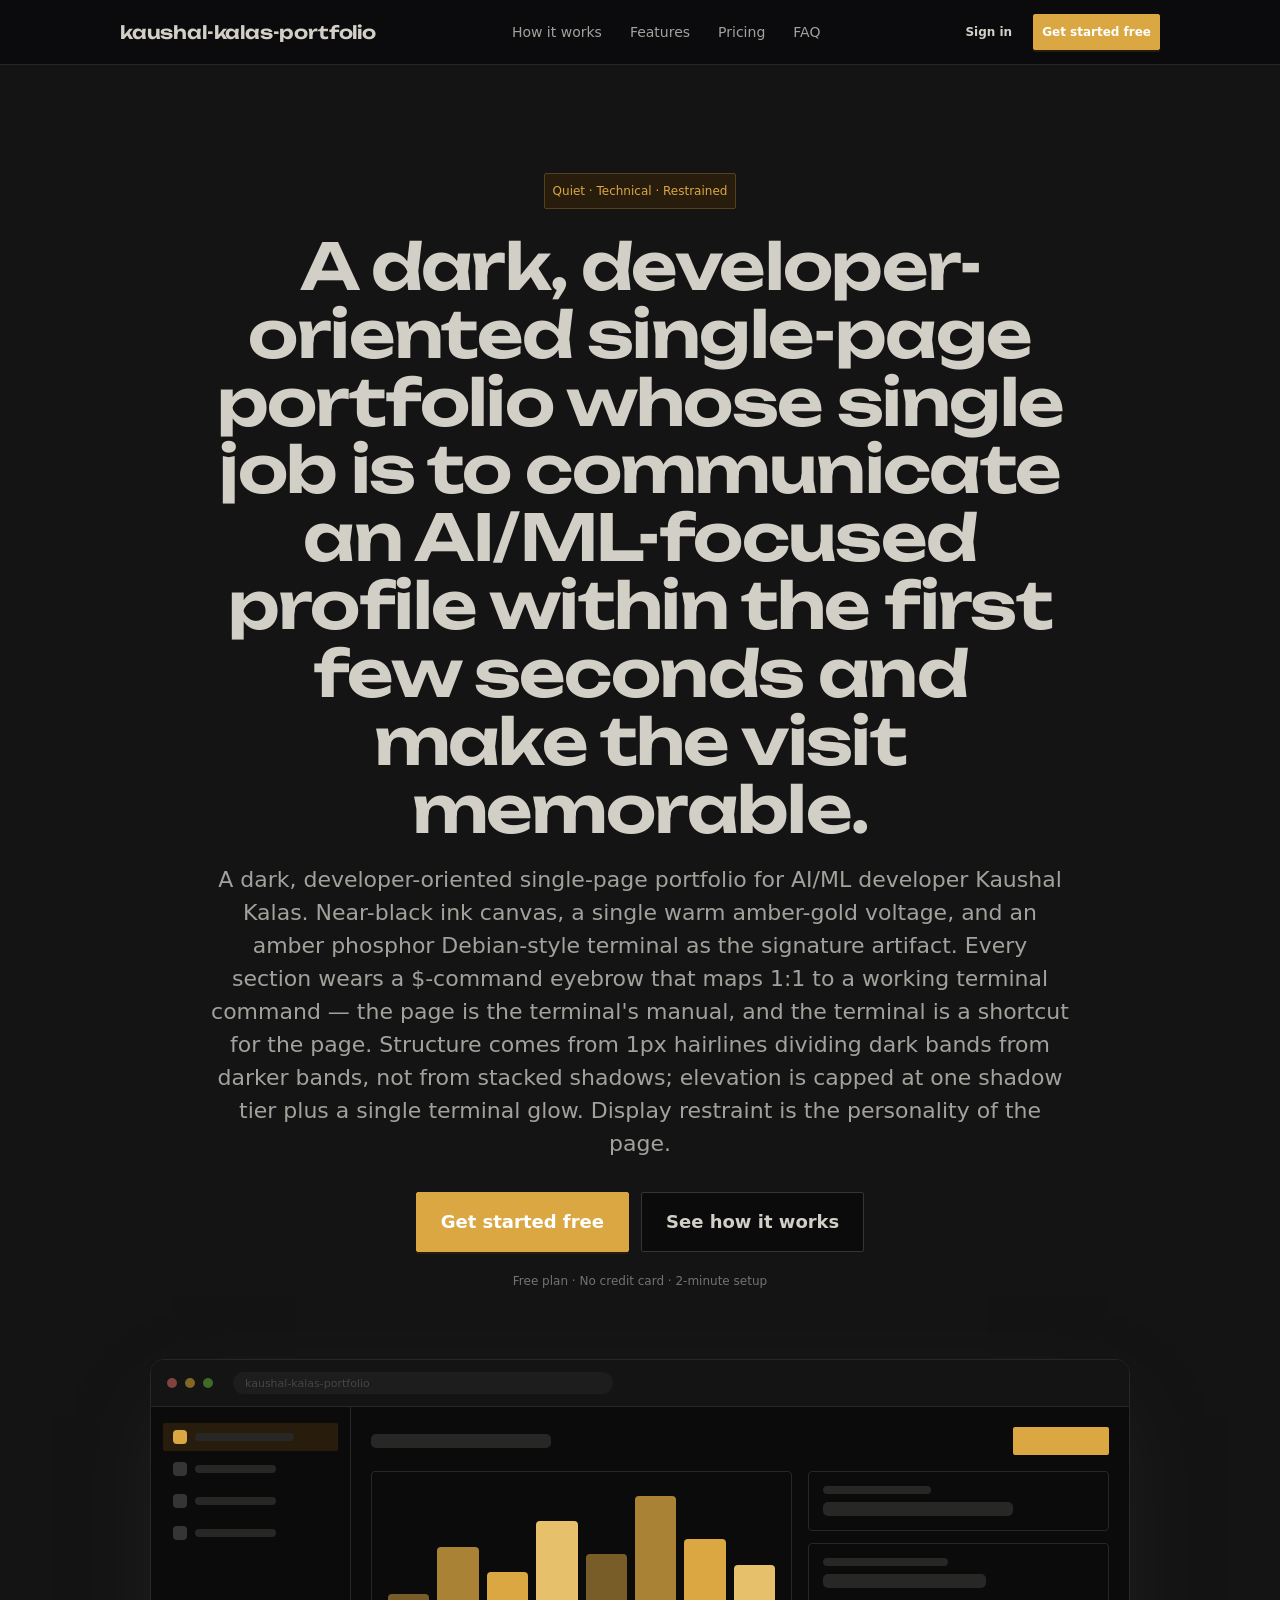
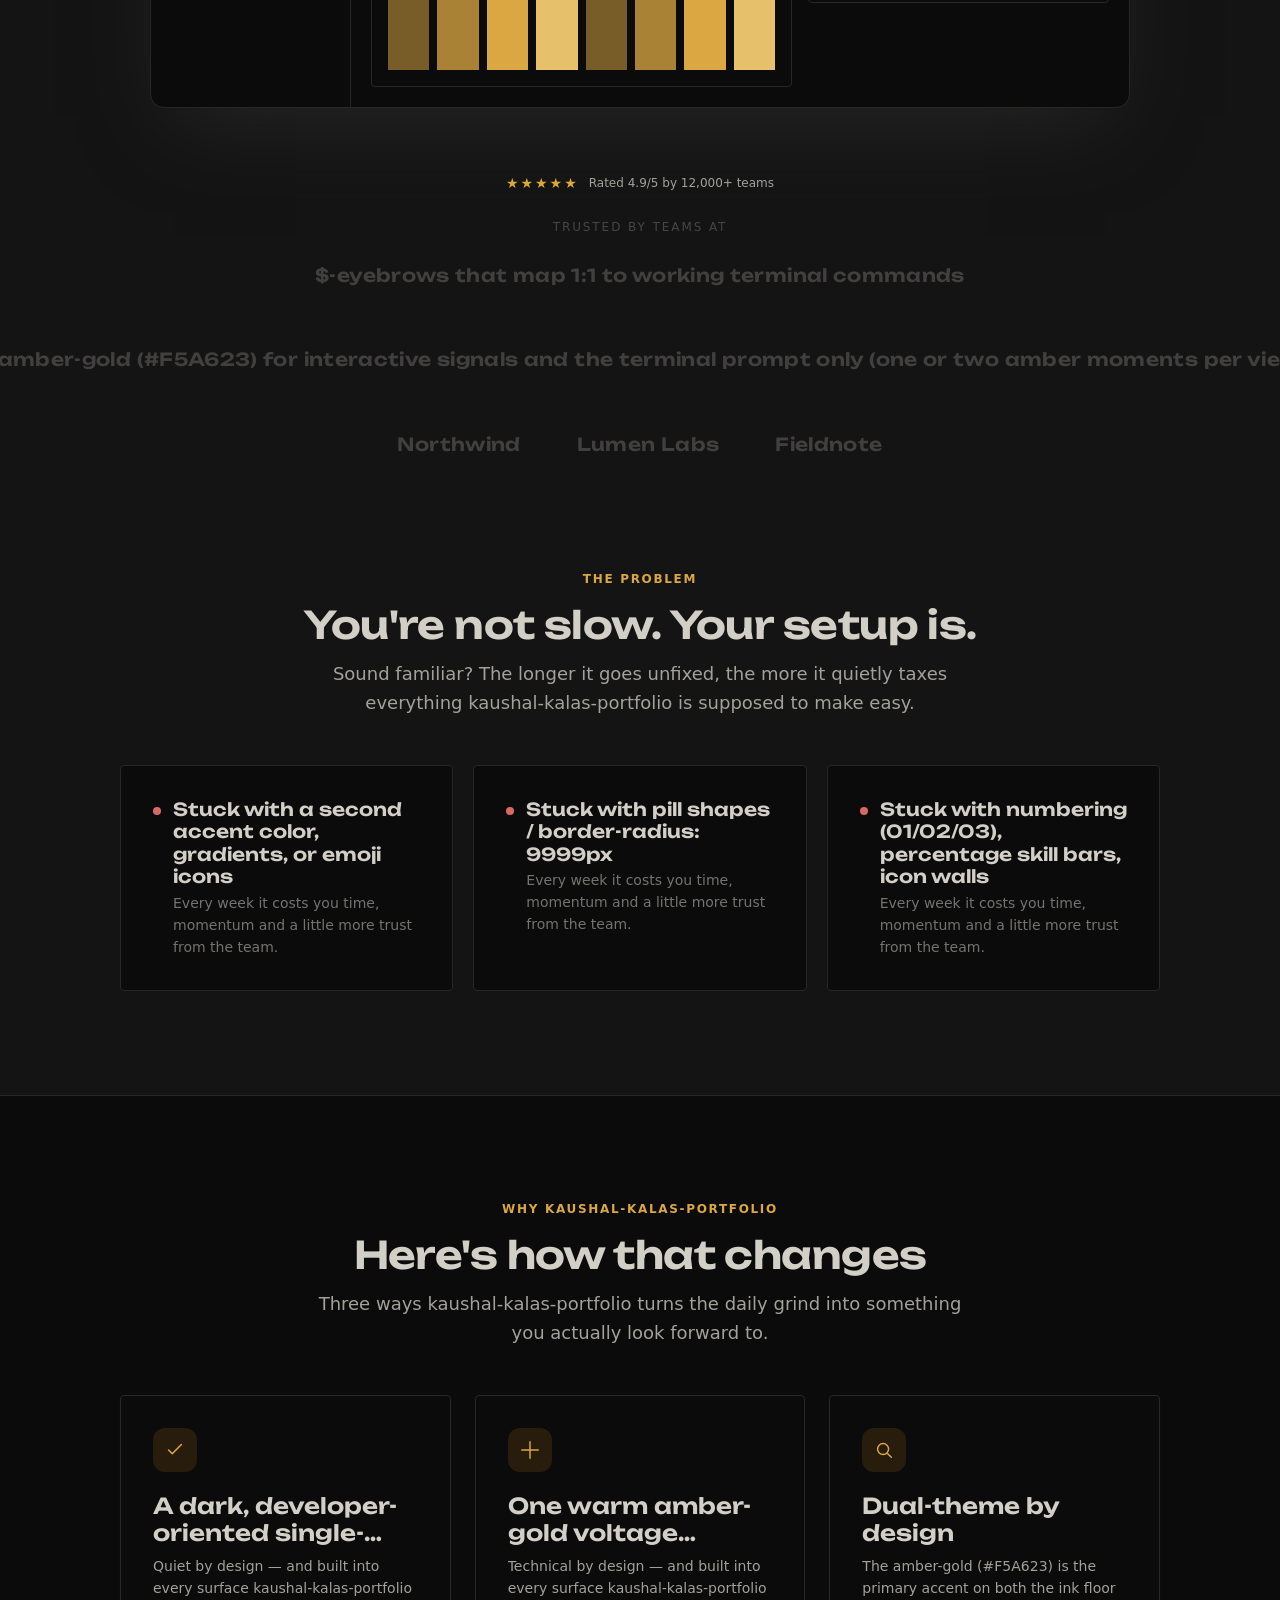
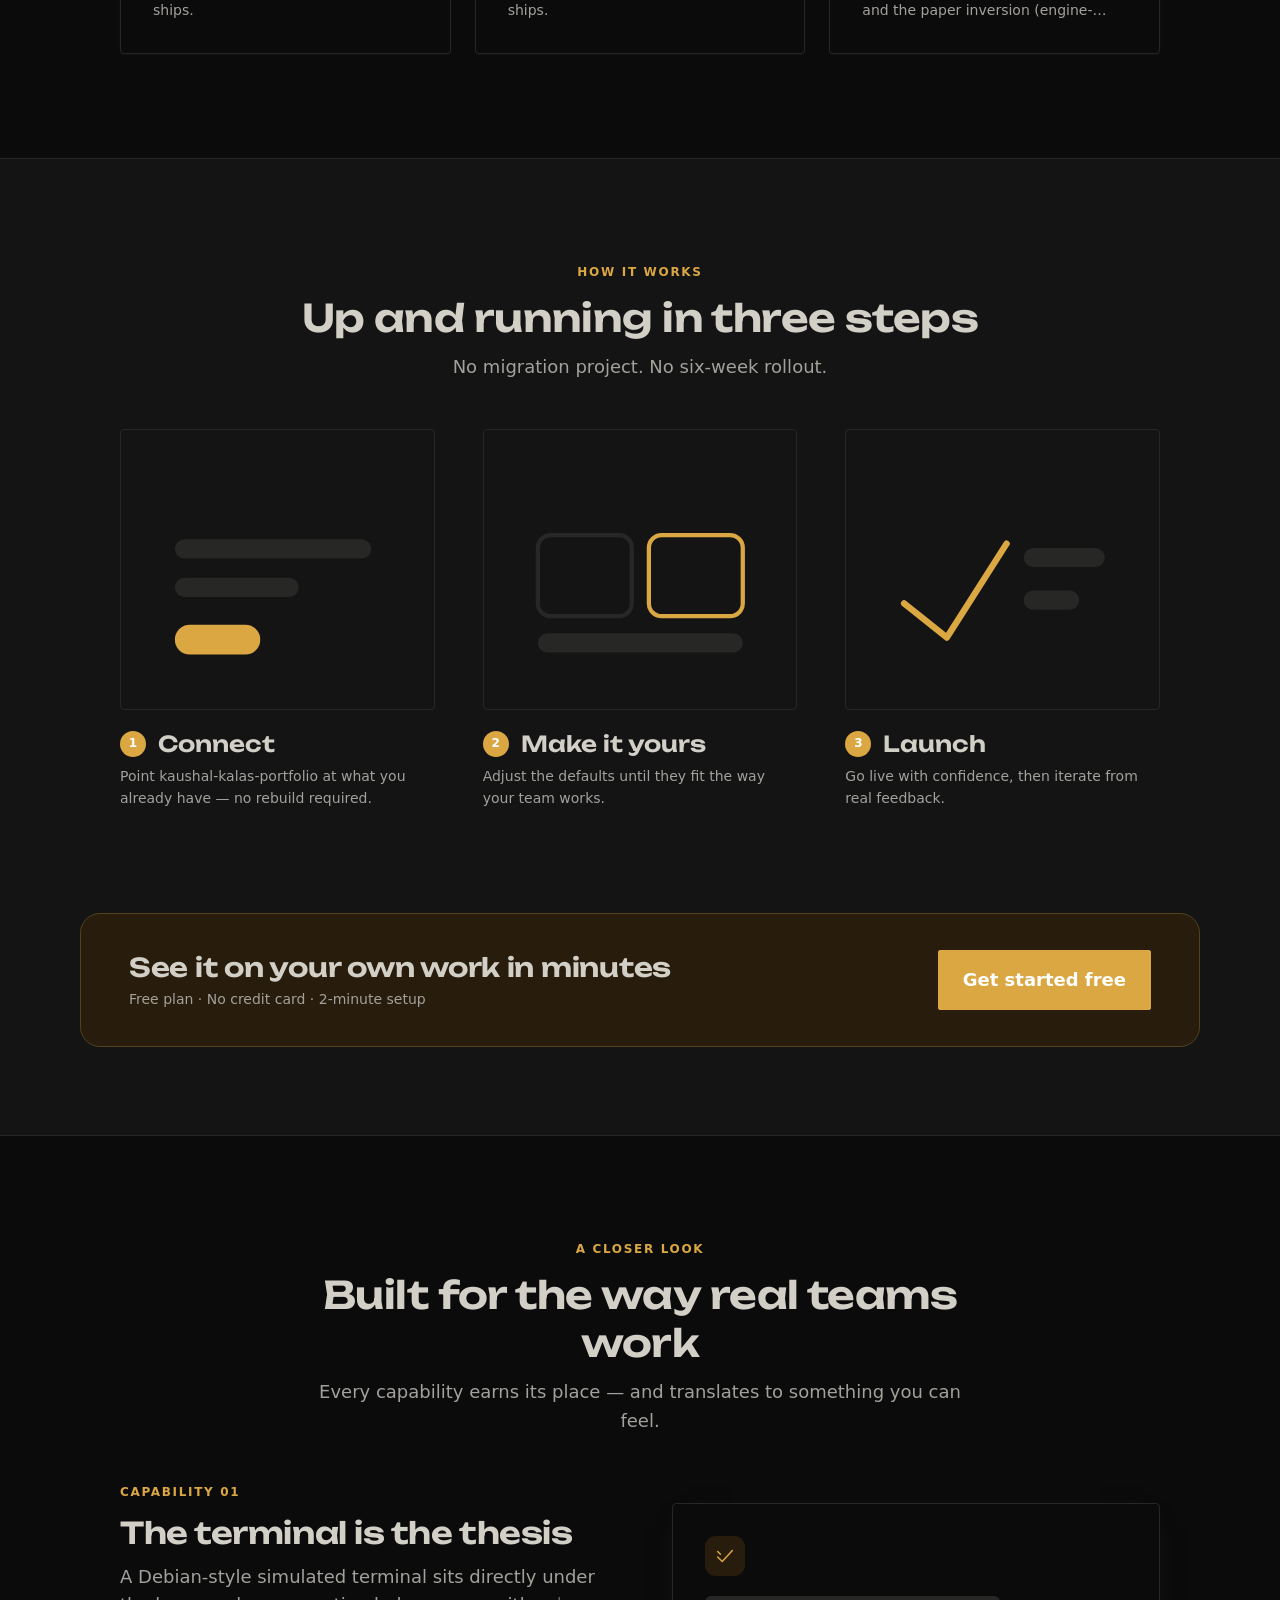
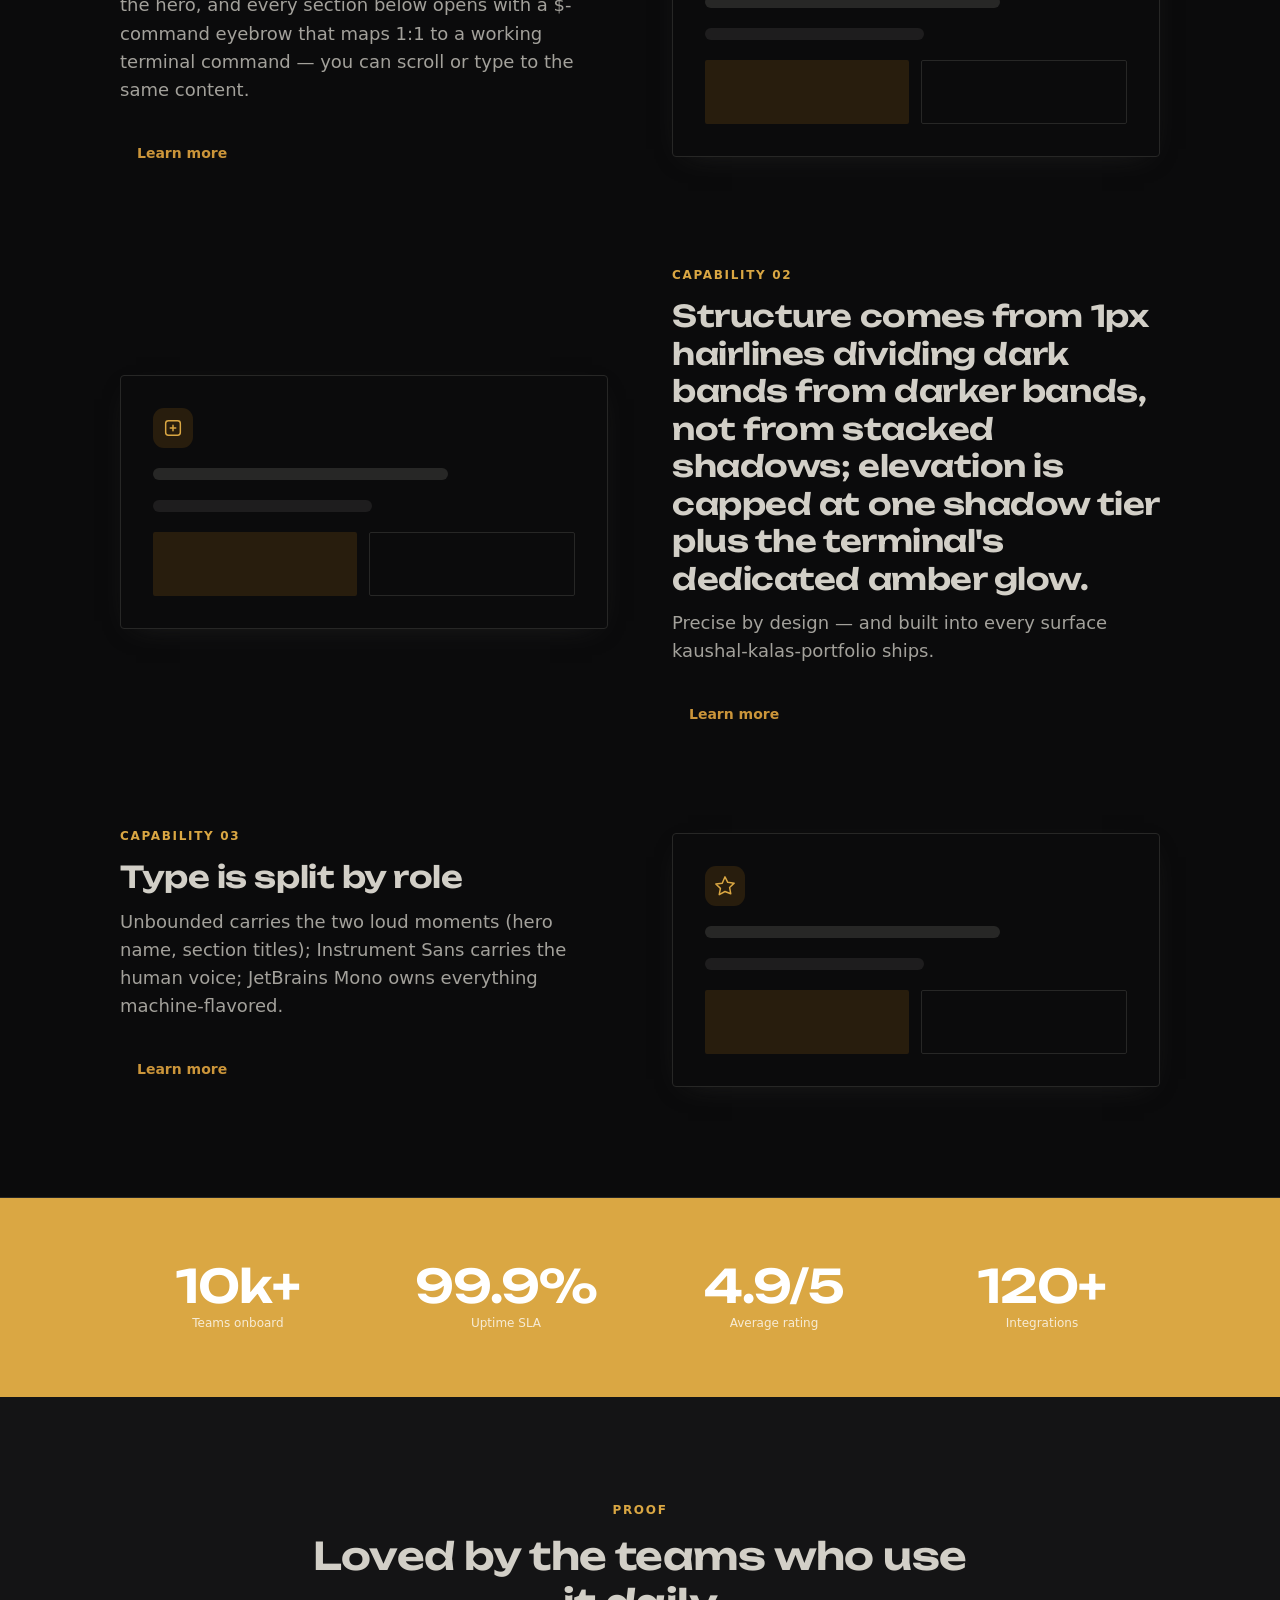
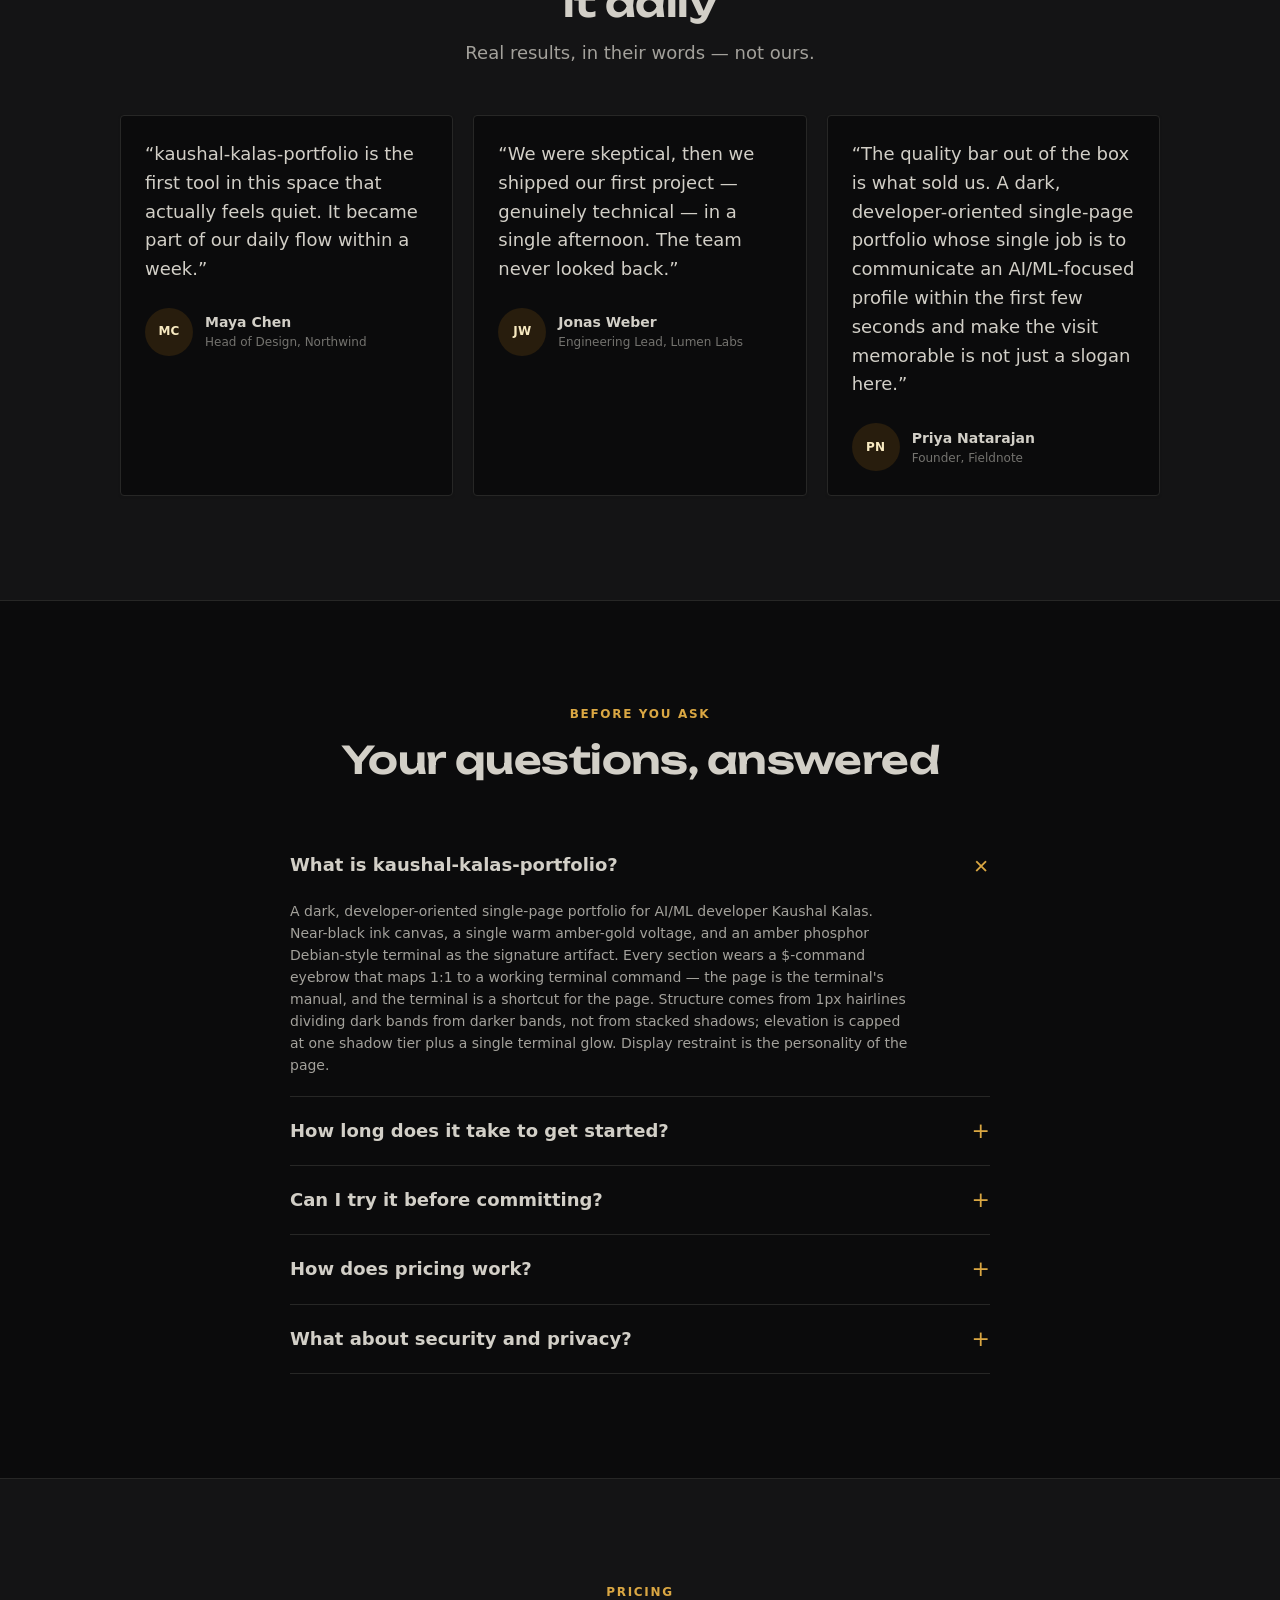
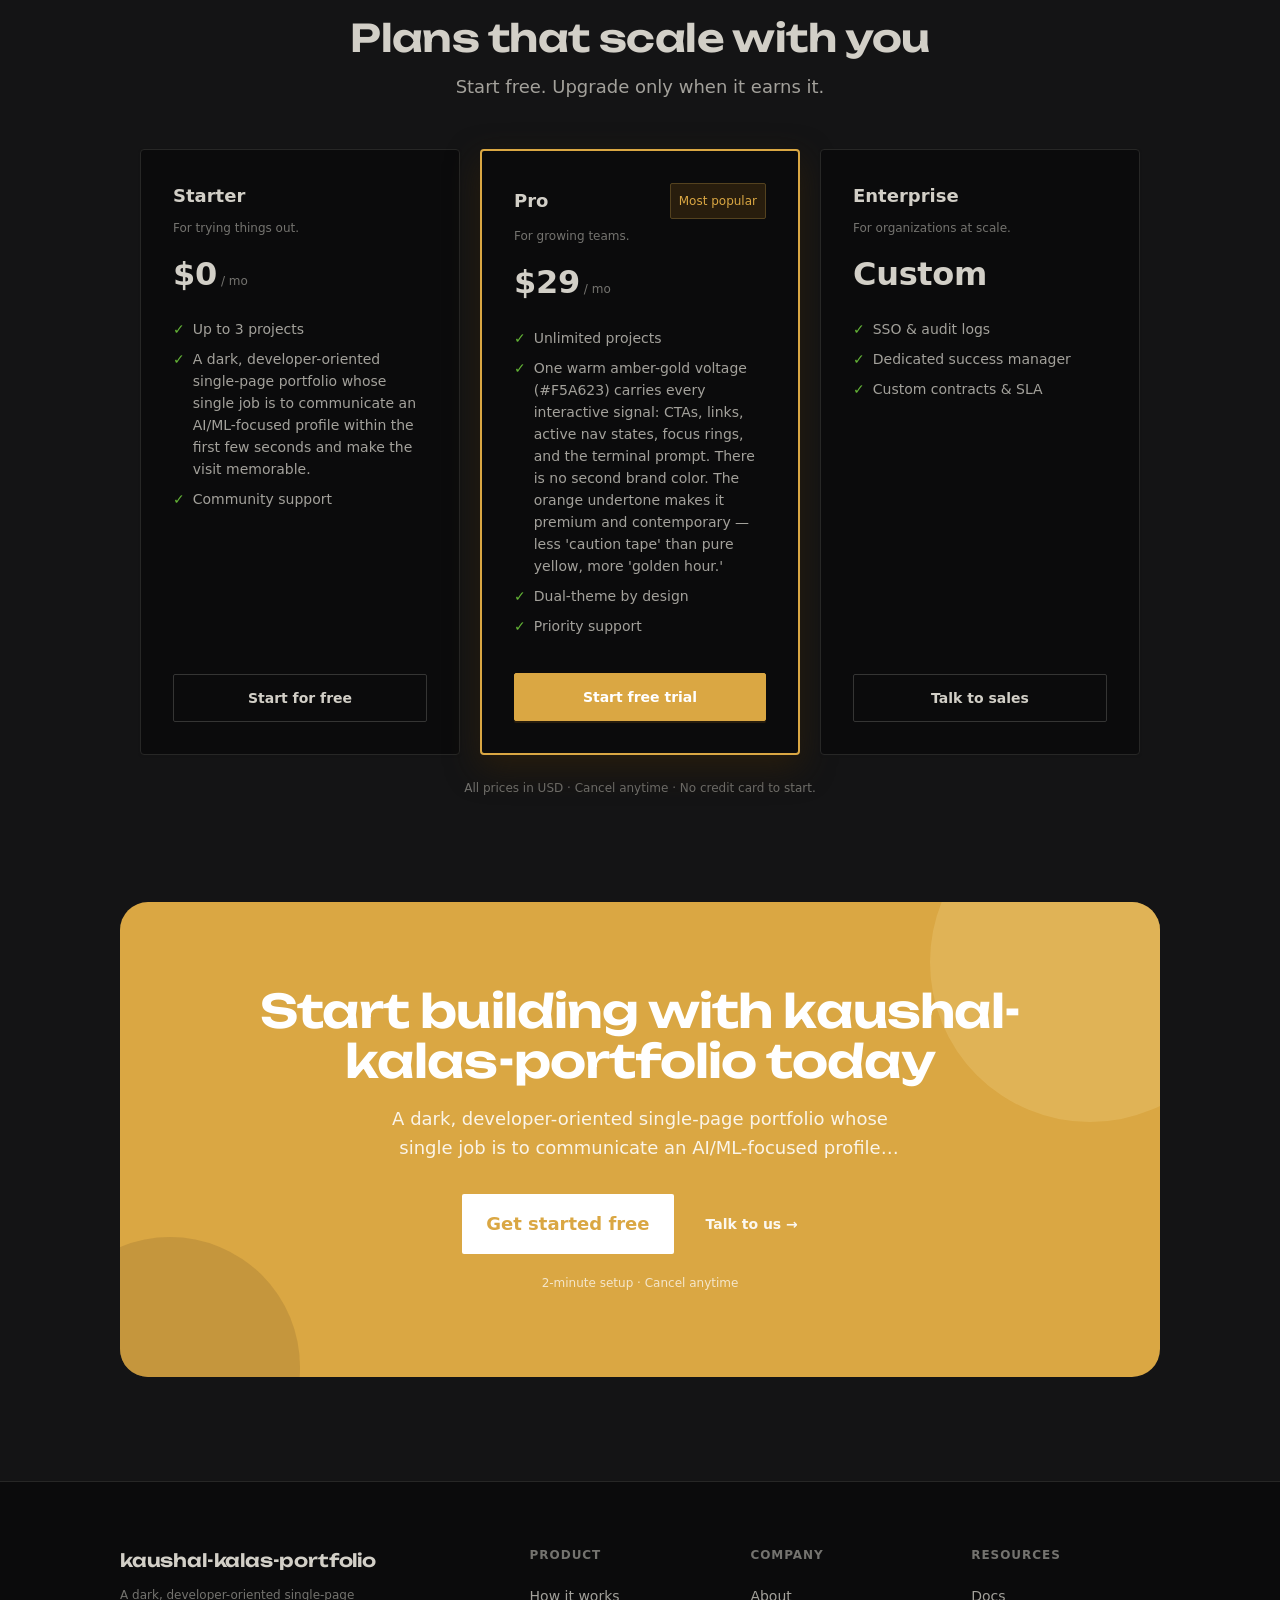
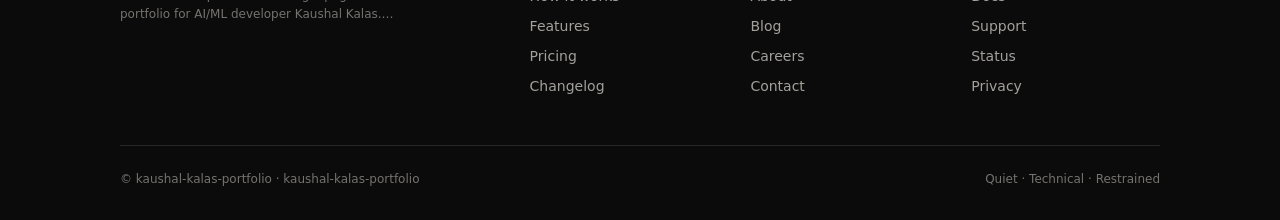
<file: kaushal-kalas-portfolio-Design-System/system/artifacts/landing.html>
<!doctype html>
<html lang="en">
  <head>
<style data-brand-fonts>
@font-face {
  font-family: "Unbounded";
  src: url("../../fonts/unbounded-400-900.woff2") format("woff2");
  font-weight: 400 900;
  font-style: normal;
  unicode-range: U+0102-0103, U+0110-0111, U+0128-0129, U+0168-0169, U+01A0-01A1, U+01AF-01B0, U+0300-0301, U+0303-0304, U+0308-0309, U+0323, U+0329, U+1EA0-1EF9, U+20AB;
  font-display: swap;
}
@font-face {
  font-family: "Instrument Sans";
  src: url("../../fonts/instrument-sans-400-700.woff2") format("woff2");
  font-weight: 400 700;
  font-style: normal;
  unicode-range: U+0100-02BA, U+02BD-02C5, U+02C7-02CC, U+02CE-02D7, U+02DD-02FF, U+0304, U+0308, U+0329, U+1D00-1DBF, U+1E00-1E9F, U+1EF2-1EFF, U+2020, U+20A0-20AB, U+20AD-20C0, U+2113, U+2C60-2C7F, U+A720-A7FF;
  font-display: swap;
}
@font-face {
  font-family: "JetBrains Mono";
  src: url("../../fonts/jetbrains-mono-400-700.woff2") format("woff2");
  font-weight: 400 700;
  font-style: normal;
  unicode-range: U+0102-0103, U+0110-0111, U+0128-0129, U+0168-0169, U+01A0-01A1, U+01AF-01B0, U+0300-0301, U+0303-0304, U+0308-0309, U+0323, U+0329, U+1EA0-1EF9, U+20AB;
  font-display: swap;
}
</style>
    <meta charset="utf-8" />
    <meta name="viewport" content="width=device-width, initial-scale=1" />
    <title>kaushal-kalas-portfolio — A dark, developer-oriented single-page portfolio whose single job is to communicate an AI/ML-focused profile within the first few seconds and make the visit memorable.</title>
    <link rel="preconnect" href="https://fonts.googleapis.com" />
    <link rel="preconnect" href="https://fonts.gstatic.com" crossorigin />
    <link rel="stylesheet" href="https://fonts.googleapis.com/css2?family=Unbounded:wght@400..900&amp;display=swap" />
    <link rel="stylesheet" href="https://fonts.googleapis.com/css2?family=Instrument+Sans:wght@400..700&amp;display=swap" />
    <link rel="stylesheet" href="https://fonts.googleapis.com/css2?family=JetBrains+Mono:wght@400..700&amp;display=swap" />
    <style>
    :root {
      --brand-color-primary: #daa743;
      --brand-color-primary-bg: #281d0d;
      --brand-color-primary-bg-hover: #463212;
      --brand-color-primary-border: #54421f;
      --brand-color-primary-border-hover: #795d29;
      --brand-color-primary-hover: #e7c06b;
      --brand-color-primary-active: #aa8236;
      --brand-color-primary-text: #f8eac1;
      --brand-color-success: #63b336;
      --brand-color-success-bg: #12210c;
      --brand-color-success-border: #2a461b;
      --brand-color-success-hover: #86c95b;
      --brand-color-success-active: #4e8c2c;
      --brand-color-warning: #daa936;
      --brand-color-warning-bg: #291e0b;
      --brand-color-warning-border: #54431b;
      --brand-color-warning-hover: #e7c25d;
      --brand-color-warning-active: #aa842c;
      --brand-color-error: #da6865;
      --brand-color-error-bg: #2a1113;
      --brand-color-error-border: #542c2c;
      --brand-color-error-hover: #e7948f;
      --brand-color-error-active: #aa5250;
      --brand-color-info: #daa743;
      --brand-color-info-bg: #281d0d;
      --brand-color-info-border: #54421f;
      --brand-color-link: #cb953a;
      --brand-color-link-hover: #e2b764;
      --brand-color-link-active: #9e742f;
      --brand-color-text: #d2cfc7;
      --brand-color-text-secondary: #a3a19b;
      --brand-color-text-tertiary: #74736f;
      --brand-color-text-quaternary: #464543;
      --brand-color-fill: #353534;
      --brand-color-fill-secondary: #272726;
      --brand-color-fill-tertiary: #1e1d1e;
      --brand-color-fill-quaternary: #141415;
      --brand-color-bg-layout: #141415;
      --brand-color-bg-container: #0b0b0c;
      --brand-color-bg-elevated: #1e1d1e;
      --brand-color-border: #353534;
      --brand-color-border-secondary: #272726;
      --brand-font-family: 'Instrument Sans', Inter, system-ui, sans-serif, -apple-system, BlinkMacSystemFont, 'Segoe UI', Roboto, 'Helvetica Neue', Arial, 'Noto Sans', sans-serif, 'Apple Color Emoji', 'Segoe UI Emoji', 'Segoe UI Symbol', 'Noto Color Emoji';
      --brand-font-family-code: 'JetBrains Mono', 'SFMono-Regular', Consolas, 'Liberation Mono', Menlo, Courier, monospace;
      --brand-font-size: 14px;
      --brand-font-size-sm: 12px;
      --brand-font-size-lg: 18px;
      --brand-font-size-xl: 22px;
      --brand-font-size-heading-1: 38px;
      --brand-font-size-heading-2: 32px;
      --brand-font-size-heading-3: 26px;
      --brand-font-size-heading-4: 22px;
      --brand-font-size-heading-5: 18px;
      --brand-line-height: 1.5714285714285714;
      --brand-line-height-heading: 1.25;
      --brand-font-weight-strong: 600;
      --brand-size-xxs: 4px;
      --brand-size-xs: 8px;
      --brand-size-sm: 12px;
      --brand-size: 16px;
      --brand-size-md: 20px;
      --brand-size-lg: 24px;
      --brand-size-xl: 32px;
      --brand-size-xxl: 48px;
      --brand-border-radius-xs: 1px;
      --brand-border-radius-sm: 2px;
      --brand-border-radius: 2px;
      --brand-border-radius-lg: 4px;
      --brand-line-width: 1px;
      --brand-control-height-xs: 24px;
      --brand-control-height-sm: 36px;
      --brand-control-height: 48px;
      --brand-control-height-lg: 60px;
      --brand-motion-duration-fast: 0.1s;
      --brand-motion-duration-mid: 0.2s;
      --brand-motion-duration-slow: 0.3s;
      --brand-motion-ease-in-out: cubic-bezier(0.645, 0.045, 0.355, 1);
      --brand-motion-ease-out: cubic-bezier(0.215, 0.61, 0.355, 1);
      --brand-primary-palette-1: #281d0d;
      --brand-primary-palette-2: #463212;
      --brand-primary-palette-3: #54421f;
      --brand-primary-palette-4: #795d29;
      --brand-primary-palette-5: #aa8236;
      --brand-primary-palette-6: #daa743;
      --brand-primary-palette-7: #e7c06b;
      --brand-primary-palette-8: #f3d997;
      --brand-primary-palette-9: #f8eac1;
      --brand-primary-palette-10: #faf7eb;
      --brand-presets-red-1: #fff1f0;
      --brand-presets-red-2: #ffcbc7;
      --brand-presets-red-3: #ffa39e;
      --brand-presets-red-4: #ff7775;
      --brand-presets-red-5: #ff4d50;
      --brand-presets-red-6: #f5222d;
      --brand-presets-red-7: #cf1323;
      --brand-presets-red-8: #a8071a;
      --brand-presets-red-9: #820014;
      --brand-presets-red-10: #5c0011;
      --brand-presets-volcano-1: #fff2e8;
      --brand-presets-volcano-2: #ffd8bf;
      --brand-presets-volcano-3: #ffbb96;
      --brand-presets-volcano-4: #ff9c6e;
      --brand-presets-volcano-5: #ff7a45;
      --brand-presets-volcano-6: #fa541c;
      --brand-presets-volcano-7: #d4380d;
      --brand-presets-volcano-8: #ad2202;
      --brand-presets-volcano-9: #871500;
      --brand-presets-volcano-10: #610c00;
      --brand-presets-orange-1: #fff7e6;
      --brand-presets-orange-2: #ffe7ba;
      --brand-presets-orange-3: #ffd591;
      --brand-presets-orange-4: #ffc069;
      --brand-presets-orange-5: #ffa940;
      --brand-presets-orange-6: #fa8c16;
      --brand-presets-orange-7: #d46b08;
      --brand-presets-orange-8: #ad4e00;
      --brand-presets-orange-9: #873800;
      --brand-presets-orange-10: #612500;
      --brand-presets-gold-1: #fffbe6;
      --brand-presets-gold-2: #fff1b8;
      --brand-presets-gold-3: #ffe58f;
      --brand-presets-gold-4: #ffd666;
      --brand-presets-gold-5: #ffc53d;
      --brand-presets-gold-6: #faad14;
      --brand-presets-gold-7: #d48806;
      --brand-presets-gold-8: #ad6800;
      --brand-presets-gold-9: #874c00;
      --brand-presets-gold-10: #613400;
      --brand-presets-yellow-1: #feffe6;
      --brand-presets-yellow-2: #ffffb8;
      --brand-presets-yellow-3: #fffb8f;
      --brand-presets-yellow-4: #fff566;
      --brand-presets-yellow-5: #ffeb3d;
      --brand-presets-yellow-6: #fadb14;
      --brand-presets-yellow-7: #d4b106;
      --brand-presets-yellow-8: #ad8a00;
      --brand-presets-yellow-9: #876700;
      --brand-presets-yellow-10: #614700;
      --brand-presets-lime-1: #fcffe6;
      --brand-presets-lime-2: #f4ffb8;
      --brand-presets-lime-3: #eaff8f;
      --brand-presets-lime-4: #d3f261;
      --brand-presets-lime-5: #bae637;
      --brand-presets-lime-6: #a0d911;
      --brand-presets-lime-7: #7bb305;
      --brand-presets-lime-8: #5b8c00;
      --brand-presets-lime-9: #3f6600;
      --brand-presets-lime-10: #254000;
      --brand-presets-green-1: #f6ffed;
      --brand-presets-green-2: #d9f7be;
      --brand-presets-green-3: #b6eb8f;
      --brand-presets-green-4: #94de64;
      --brand-presets-green-5: #72d13d;
      --brand-presets-green-6: #52c41a;
      --brand-presets-green-7: #389e0d;
      --brand-presets-green-8: #227804;
      --brand-presets-green-9: #135200;
      --brand-presets-green-10: #092b00;
      --brand-presets-cyan-1: #e6fffb;
      --brand-presets-cyan-2: #b5f5ec;
      --brand-presets-cyan-3: #87e8de;
      --brand-presets-cyan-4: #5cdbd3;
      --brand-presets-cyan-5: #36cfc9;
      --brand-presets-cyan-6: #13c2c2;
      --brand-presets-cyan-7: #08979c;
      --brand-presets-cyan-8: #006d75;
      --brand-presets-cyan-9: #00474f;
      --brand-presets-cyan-10: #002329;
      --brand-presets-blue-1: #e6f4ff;
      --brand-presets-blue-2: #bae0ff;
      --brand-presets-blue-3: #91caff;
      --brand-presets-blue-4: #69b1ff;
      --brand-presets-blue-5: #4096ff;
      --brand-presets-blue-6: #1677ff;
      --brand-presets-blue-7: #0958d9;
      --brand-presets-blue-8: #003eb3;
      --brand-presets-blue-9: #002c8c;
      --brand-presets-blue-10: #001d66;
      --brand-presets-geekblue-1: #f0f5ff;
      --brand-presets-geekblue-2: #d6e4ff;
      --brand-presets-geekblue-3: #adc6ff;
      --brand-presets-geekblue-4: #85a5ff;
      --brand-presets-geekblue-5: #597df7;
      --brand-presets-geekblue-6: #2f54eb;
      --brand-presets-geekblue-7: #1d39c4;
      --brand-presets-geekblue-8: #10229e;
      --brand-presets-geekblue-9: #061178;
      --brand-presets-geekblue-10: #030852;
      --brand-presets-purple-1: #f9f0ff;
      --brand-presets-purple-2: #efdbff;
      --brand-presets-purple-3: #d4adf7;
      --brand-presets-purple-4: #b37feb;
      --brand-presets-purple-5: #9254de;
      --brand-presets-purple-6: #722ed1;
      --brand-presets-purple-7: #531dab;
      --brand-presets-purple-8: #391085;
      --brand-presets-purple-9: #22075e;
      --brand-presets-purple-10: #120338;
      --brand-presets-magenta-1: #fff0f6;
      --brand-presets-magenta-2: #ffd6e7;
      --brand-presets-magenta-3: #ffadd2;
      --brand-presets-magenta-4: #ff85bf;
      --brand-presets-magenta-5: #f759aa;
      --brand-presets-magenta-6: #eb2f96;
      --brand-presets-magenta-7: #c41d7e;
      --brand-presets-magenta-8: #9e1067;
      --brand-presets-magenta-9: #780650;
      --brand-presets-magenta-10: #520339;
      --brand-presets-grey-1: #a6a6a6;
      --brand-presets-grey-2: #999999;
      --brand-presets-grey-3: #8c8c8c;
      --brand-presets-grey-4: #808080;
      --brand-presets-grey-5: #737373;
      --brand-presets-grey-6: #666666;
      --brand-presets-grey-7: #404040;
      --brand-presets-grey-8: #1a1a1a;
      --brand-presets-grey-9: #000000;
      --brand-presets-grey-10: #000000;
    }
      :root { --display-family: Unbounded, 'Space Grotesk', system-ui, sans-serif, var(--brand-font-family); }
      * { box-sizing: border-box; }
      html, body { margin: 0; padding: 0; }
      body {
        font-family: var(--brand-font-family);
        font-size: var(--brand-font-size);
        line-height: var(--brand-line-height);
        color: var(--brand-color-text);
        background: var(--brand-color-bg-layout);
        -webkit-font-smoothing: antialiased;
        text-rendering: optimizeLegibility;
      }
      a { color: var(--brand-color-link); text-decoration: none; }
      h1, h2, h3, h4 {
        margin: 0;
        font-family: var(--display-family);
        line-height: var(--brand-line-height-heading);
        font-weight: var(--brand-font-weight-strong);
        color: var(--brand-color-text);
        overflow-wrap: break-word;
      }
      p { margin: 0; overflow-wrap: break-word; }
      img, svg { max-width: 100%; display: block; }
      .wrap { max-width: 1120px; margin: 0 auto; padding-left: clamp(20px, 4vw, 40px); padding-right: clamp(20px, 4vw, 40px); }
      .kicker {
        display: block;
        text-transform: uppercase;
        letter-spacing: 0.14em;
        font-size: var(--brand-font-size-sm);
        font-weight: var(--brand-font-weight-strong);
        color: var(--brand-color-primary);
        margin-bottom: var(--brand-size-sm);
      }
      .clamp-2, .clamp-3 { display: -webkit-box; -webkit-box-orient: vertical; overflow: hidden; }
      .clamp-2 { -webkit-line-clamp: 2; }
      .clamp-3 { -webkit-line-clamp: 3; }
      a[role="button"]{transition:filter .15s ease,transform .15s ease}
a[role="button"]:hover{filter:brightness(1.07)}
a[role="button"]:active{filter:brightness(.95);transform:translateY(0.5px)}
input:focus,textarea:focus,select:focus{border-color:var(--brand-color-primary)!important;box-shadow:0 0 0 3px var(--brand-color-primary-bg);outline:none}
details.kit-acc>summary{list-style:none;cursor:pointer}
details.kit-acc>summary::-webkit-details-marker{display:none}
details.kit-acc .kit-acc-icon{transition:transform .18s ease}
details.kit-acc[open] .kit-acc-icon{transform:rotate(45deg)}
      
      .nav-links { display: flex; gap: 28px; align-items: center; color: var(--brand-color-text-secondary); }
      .nav-links a { color: var(--brand-color-text-secondary); transition: color .15s ease; }
      .nav-links a:hover { color: var(--brand-color-text); }
      @media (max-width: 820px) { .nav-links { display: none; } }
      .section { padding: clamp(64px, 9vw, 104px) 0; }
      .section-head { max-width: 680px; margin: 0 auto 48px; text-align: center; }
      .pillars { display: grid; grid-template-columns: repeat(3, 1fr); gap: clamp(16px, 2vw, 24px); }
      @media (max-width: 880px) { .pillars { grid-template-columns: 1fr; } }
      .grid-3 { display: grid; grid-template-columns: repeat(auto-fit, minmax(280px, 1fr)); gap: 20px; align-items: stretch; }
      .problem-grid { display: grid; grid-template-columns: repeat(3, 1fr); gap: clamp(14px, 1.8vw, 20px); }
      @media (max-width: 880px) { .problem-grid { grid-template-columns: 1fr; } }
      .zig { display: grid; grid-template-columns: 1fr 1fr; gap: clamp(32px, 5vw, 72px); align-items: center; }
      .zig + .zig { margin-top: clamp(48px, 7vw, 96px); }
      @media (max-width: 880px) { .zig { grid-template-columns: 1fr; gap: 28px; } .zig .zig-visual { order: -1; } }
      .footer-cols { display: grid; grid-template-columns: 2fr 1fr 1fr 1fr; gap: 32px; }
      @media (max-width: 760px) { .footer-cols { grid-template-columns: 1fr 1fr; } }
      .mock-grid { display: grid; grid-template-columns: 200px minmax(0, 1fr); min-height: 300px; }
      @media (max-width: 720px) { .mock-grid { grid-template-columns: minmax(0, 1fr); } .mock-side { display: none; } }
      .hero-trust { display: flex; align-items: center; justify-content: center; gap: 10px; flex-wrap: wrap; }

    </style>
  </head>
  <body>
    <header style="position:sticky;top:0;z-index:20;background:color-mix(in srgb, var(--brand-color-bg-container) 86%, transparent);backdrop-filter:blur(12px);border-bottom:var(--brand-line-width) solid var(--brand-color-border-secondary);">
      <div class="wrap" style="display:flex;align-items:center;justify-content:space-between;height:64px;gap:var(--brand-size-lg);">
        <span style="font-family:var(--display-family);font-weight:var(--brand-font-weight-strong);font-size:var(--brand-font-size-lg);letter-spacing:-0.01em;color:var(--brand-color-text);white-space:nowrap;">kaushal-kalas-portfolio</span>
        <nav class="nav-links">
          <a href="#how">How it works</a>
          <a href="#features">Features</a>
          <a href="#pricing">Pricing</a>
          <a href="#faq">FAQ</a>
        </nav>
        <div style="display:flex;gap:var(--brand-size-sm);align-items:center;">
          <a role="button" tabindex="0" style="display:inline-flex;align-items:center;justify-content:center;box-sizing:border-box;cursor:pointer;white-space:nowrap;user-select:none;font-family:var(--brand-font-family);font-weight:var(--brand-font-weight-strong);line-height:1;text-decoration:none;transition:all var(--brand-motion-duration-mid) var(--brand-motion-ease-in-out);height:var(--brand-control-height-sm);padding:0 var(--brand-size-xs);font-size:var(--brand-font-size-sm);border-radius:var(--brand-border-radius);border:var(--brand-line-width) solid transparent;background:transparent;color:var(--brand-color-text);border-color:transparent">Sign in</a>
          <a role="button" tabindex="0" style="display:inline-flex;align-items:center;justify-content:center;box-sizing:border-box;cursor:pointer;white-space:nowrap;user-select:none;font-family:var(--brand-font-family);font-weight:var(--brand-font-weight-strong);line-height:1;text-decoration:none;transition:all var(--brand-motion-duration-mid) var(--brand-motion-ease-in-out);height:var(--brand-control-height-sm);padding:0 var(--brand-size-xs);font-size:var(--brand-font-size-sm);border-radius:var(--brand-border-radius);border:var(--brand-line-width) solid transparent;background:var(--brand-color-primary);color:#fff;border-color:var(--brand-color-primary);box-shadow:0 2px 0 var(--brand-color-primary-bg)">Get started free</a>
        </div>
      </div>
    </header>

    <!-- 2 · HERO — the 5-piece value prop -->
    <main>
    <section class="wrap" style="padding-top:clamp(56px, 9vw, 108px);text-align:center;">
      <div style="max-width:860px;margin:0 auto;">
        <span style="display:inline-flex;align-items:center;height:var(--brand-control-height-sm);padding:0 var(--brand-size-xs);font-family:var(--brand-font-family);font-size:var(--brand-font-size-sm);line-height:1;color:var(--brand-color-primary);background:var(--brand-color-primary-bg);border:var(--brand-line-width) solid var(--brand-color-primary-border);border-radius:var(--brand-border-radius-sm)">Quiet · Technical · Restrained</span>
        <h1 style="font-size:clamp(36px, 5.6vw, 64px);letter-spacing:-0.025em;line-height:1.06;margin:var(--brand-size-lg) auto var(--brand-size-md);max-width:18ch;">A dark, developer-oriented single-page portfolio whose single job is to communicate an AI/ML-focused profile within the first few seconds and make the visit memorable.</h1>
        <p style="font-size:var(--brand-font-size-xl);color:var(--brand-color-text-secondary);max-width:62ch;margin:0 auto var(--brand-size-xl);line-height:1.5;">A dark, developer-oriented single-page portfolio for AI/ML developer Kaushal Kalas. Near-black ink canvas, a single warm amber-gold voltage, and an amber phosphor Debian-style terminal as the signature artifact. Every section wears a $-command eyebrow that maps 1:1 to a working terminal command — the page is the terminal's manual, and the terminal is a shortcut for the page. Structure comes from 1px hairlines dividing dark bands from darker bands, not from stacked shadows; elevation is capped at one shadow tier plus a single terminal glow. Display restraint is the personality of the page.</p>
        <div style="display:flex;gap:var(--brand-size-sm);justify-content:center;flex-wrap:wrap;">
          <a role="button" tabindex="0" style="display:inline-flex;align-items:center;justify-content:center;box-sizing:border-box;cursor:pointer;white-space:nowrap;user-select:none;font-family:var(--brand-font-family);font-weight:var(--brand-font-weight-strong);line-height:1;text-decoration:none;transition:all var(--brand-motion-duration-mid) var(--brand-motion-ease-in-out);height:var(--brand-control-height-lg);padding:0 var(--brand-size-lg);font-size:var(--brand-font-size-lg);border-radius:var(--brand-border-radius);border:var(--brand-line-width) solid transparent;background:var(--brand-color-primary);color:#fff;border-color:var(--brand-color-primary);box-shadow:0 2px 0 var(--brand-color-primary-bg)">Get started free</a>
          <a role="button" tabindex="0" style="display:inline-flex;align-items:center;justify-content:center;box-sizing:border-box;cursor:pointer;white-space:nowrap;user-select:none;font-family:var(--brand-font-family);font-weight:var(--brand-font-weight-strong);line-height:1;text-decoration:none;transition:all var(--brand-motion-duration-mid) var(--brand-motion-ease-in-out);height:var(--brand-control-height-lg);padding:0 var(--brand-size-lg);font-size:var(--brand-font-size-lg);border-radius:var(--brand-border-radius);border:var(--brand-line-width) solid transparent;background:var(--brand-color-bg-container);color:var(--brand-color-text);border-color:var(--brand-color-border)">See how it works</a>
        </div>
        <p style="margin-top:var(--brand-size-md);font-size:var(--brand-font-size-sm);color:var(--brand-color-text-tertiary);">Free plan · No credit card · 2-minute setup</p>
      </div>
      <div style="max-width:980px;margin:clamp(40px, 6vw, 68px) auto 0;">
      <div style="border:var(--brand-line-width) solid var(--brand-color-border-secondary);border-radius:14px;overflow:hidden;background:var(--brand-color-bg-container);box-shadow:0 32px 80px -24px var(--brand-color-fill-secondary);">
        <div style="display:flex;align-items:center;gap:8px;padding:12px 16px;border-bottom:var(--brand-line-width) solid var(--brand-color-border-secondary);background:var(--brand-color-fill-quaternary);">
          <span style="width:10px;height:10px;border-radius:50%;background:var(--brand-color-error);opacity:.55;"></span>
          <span style="width:10px;height:10px;border-radius:50%;background:var(--brand-color-warning);opacity:.55;"></span>
          <span style="width:10px;height:10px;border-radius:50%;background:var(--brand-color-success);opacity:.55;"></span>
          <span style="flex:1;max-width:380px;margin-left:12px;height:22px;border-radius:11px;background:var(--brand-color-fill-tertiary);display:flex;align-items:center;padding:0 12px;font-size:11px;color:var(--brand-color-text-quaternary);overflow:hidden;white-space:nowrap;">kaushal-kalas-portfolio</span>
        </div>
        <div class="mock-grid">
          <div class="mock-side" style="border-right:var(--brand-line-width) solid var(--brand-color-border-secondary);padding:16px 12px;display:flex;flex-direction:column;gap:4px;">
            <div style="display:flex;align-items:center;gap:8px;padding:7px 10px;border-radius:var(--brand-border-radius-sm);background:var(--brand-color-primary-bg);">
      <div style="width:14px;height:14px;border-radius:4px;background:var(--brand-color-primary);"></div>
      <div style="width:64%;height:8px;border-radius:5px;background:var(--brand-color-fill-secondary);"></div>
    </div><div style="display:flex;align-items:center;gap:8px;padding:7px 10px;border-radius:var(--brand-border-radius-sm);">
      <div style="width:14px;height:14px;border-radius:4px;background:var(--brand-color-fill);"></div>
      <div style="width:52%;height:8px;border-radius:5px;background:var(--brand-color-fill-secondary);"></div>
    </div><div style="display:flex;align-items:center;gap:8px;padding:7px 10px;border-radius:var(--brand-border-radius-sm);">
      <div style="width:14px;height:14px;border-radius:4px;background:var(--brand-color-fill);"></div>
      <div style="width:52%;height:8px;border-radius:5px;background:var(--brand-color-fill-secondary);"></div>
    </div><div style="display:flex;align-items:center;gap:8px;padding:7px 10px;border-radius:var(--brand-border-radius-sm);">
      <div style="width:14px;height:14px;border-radius:4px;background:var(--brand-color-fill);"></div>
      <div style="width:52%;height:8px;border-radius:5px;background:var(--brand-color-fill-secondary);"></div>
    </div>
          </div>
          <div style="padding:20px;display:flex;flex-direction:column;gap:16px;min-width:0;">
            <div style="display:flex;justify-content:space-between;align-items:center;gap:12px;flex-wrap:wrap;">
              <div style="width:180px;height:14px;border-radius:5px;background:var(--brand-color-fill-secondary);"></div>
              <div style="width:96px;height:28px;border-radius:var(--brand-border-radius);background:var(--brand-color-primary);"></div>
            </div>
            <div style="display:grid;grid-template-columns:1.4fr 1fr;gap:16px;flex:1;">
              <div style="border:var(--brand-line-width) solid var(--brand-color-border-secondary);border-radius:var(--brand-border-radius-lg);padding:16px;display:flex;align-items:flex-end;gap:8px;min-height:160px;"><div style="flex:1;height:42%;border-radius:4px 4px 0 0;background:var(--brand-primary-palette-4);"></div><div style="flex:1;height:68%;border-radius:4px 4px 0 0;background:var(--brand-primary-palette-5);"></div><div style="flex:1;height:54%;border-radius:4px 4px 0 0;background:var(--brand-primary-palette-6);"></div><div style="flex:1;height:82%;border-radius:4px 4px 0 0;background:var(--brand-primary-palette-7);"></div><div style="flex:1;height:64%;border-radius:4px 4px 0 0;background:var(--brand-primary-palette-4);"></div><div style="flex:1;height:96%;border-radius:4px 4px 0 0;background:var(--brand-primary-palette-5);"></div><div style="flex:1;height:72%;border-radius:4px 4px 0 0;background:var(--brand-primary-palette-6);"></div><div style="flex:1;height:58%;border-radius:4px 4px 0 0;background:var(--brand-primary-palette-7);"></div></div>
              <div style="display:flex;flex-direction:column;gap:12px;">
                <div style="border:var(--brand-line-width) solid var(--brand-color-border-secondary);border-radius:var(--brand-border-radius-lg);padding:14px;display:flex;flex-direction:column;gap:8px;"><div style="width:40%;height:8px;border-radius:5px;background:var(--brand-color-fill-secondary);"></div><div style="width:70%;height:14px;border-radius:5px;background:var(--brand-color-fill-secondary);"></div></div>
                <div style="border:var(--brand-line-width) solid var(--brand-color-border-secondary);border-radius:var(--brand-border-radius-lg);padding:14px;display:flex;flex-direction:column;gap:8px;"><div style="width:46%;height:8px;border-radius:5px;background:var(--brand-color-fill-secondary);"></div><div style="width:60%;height:14px;border-radius:5px;background:var(--brand-color-fill-secondary);"></div></div>
              </div>
            </div>
          </div>
        </div>
      </div>
      </div>
    </section>

    <!-- 3 · SOCIAL PROOF — hugs the hero -->
    <section class="wrap" style="padding:clamp(40px,6vw,64px) 0 8px;">
      <div class="hero-trust" style="margin-bottom:var(--brand-size-lg);">
        <span style="color:var(--brand-color-warning);letter-spacing:2px;">★★★★★</span>
        <span style="font-size:var(--brand-font-size-sm);color:var(--brand-color-text-secondary);">Rated 4.9/5 by 12,000+ teams</span>
      </div>
      <p style="text-align:center;text-transform:uppercase;letter-spacing:0.16em;font-size:var(--brand-font-size-sm);color:var(--brand-color-text-quaternary);margin-bottom:var(--brand-size-lg);">Trusted by teams at</p>
      <div style="display:flex;justify-content:center;align-items:center;gap:clamp(24px,5vw,56px);flex-wrap:wrap;opacity:0.9;">
        <span style="font-family:var(--display-family);font-weight:var(--brand-font-weight-strong);font-size:var(--brand-font-size-lg);color:var(--brand-color-text-quaternary);letter-spacing:0.02em;white-space:nowrap;">$-eyebrows that map 1:1 to working terminal commands</span>
        <span style="font-family:var(--display-family);font-weight:var(--brand-font-weight-strong);font-size:var(--brand-font-size-lg);color:var(--brand-color-text-quaternary);letter-spacing:0.02em;white-space:nowrap;">Warm amber-gold (#F5A623) for interactive signals and the terminal prompt only (one or two amber moments per viewport)</span>
        <span style="font-family:var(--display-family);font-weight:var(--brand-font-weight-strong);font-size:var(--brand-font-size-lg);color:var(--brand-color-text-quaternary);letter-spacing:0.02em;white-space:nowrap;">Northwind</span>
        <span style="font-family:var(--display-family);font-weight:var(--brand-font-weight-strong);font-size:var(--brand-font-size-lg);color:var(--brand-color-text-quaternary);letter-spacing:0.02em;white-space:nowrap;">Lumen Labs</span>
        <span style="font-family:var(--display-family);font-weight:var(--brand-font-weight-strong);font-size:var(--brand-font-size-lg);color:var(--brand-color-text-quaternary);letter-spacing:0.02em;white-space:nowrap;">Fieldnote</span>
      </div>
    </section>

    <!-- 4 · PROBLEM — PAS (P + A) -->
    <section class="section">
      <div class="wrap">
        <div class="section-head">
        <span class="kicker">The problem</span>
        <h2 style="font-size:clamp(26px, 3.2vw, 38px);letter-spacing:-0.015em;margin-bottom:var(--brand-size-sm);">You're not slow. Your setup is.</h2>
        <p style="color:var(--brand-color-text-secondary);font-size:var(--brand-font-size-lg);">Sound familiar? The longer it goes unfixed, the more it quietly taxes everything kaushal-kalas-portfolio is supposed to make easy.</p>
      </div>
        <div class="problem-grid">
        <div style="background:var(--brand-color-bg-container);border:var(--brand-line-width) solid var(--brand-color-border-secondary);border-radius:var(--brand-border-radius-lg);padding:var(--brand-size-xl);">
          <div style="display:flex;align-items:flex-start;gap:var(--brand-size-sm);">
            <span style="flex:0 0 auto;width:8px;height:8px;border-radius:50%;margin-top:9px;background:var(--brand-color-error);"></span>
            <div>
              <h3 style="font-size:var(--brand-font-size-lg);margin-bottom:var(--brand-size-xxs);">Stuck with a second accent color, gradients, or emoji icons</h3>
              <p class="clamp-3" style="color:var(--brand-color-text-tertiary);font-size:var(--brand-font-size);">Every week it costs you time, momentum and a little more trust from the team.</p>
            </div>
          </div>
        </div>
        <div style="background:var(--brand-color-bg-container);border:var(--brand-line-width) solid var(--brand-color-border-secondary);border-radius:var(--brand-border-radius-lg);padding:var(--brand-size-xl);">
          <div style="display:flex;align-items:flex-start;gap:var(--brand-size-sm);">
            <span style="flex:0 0 auto;width:8px;height:8px;border-radius:50%;margin-top:9px;background:var(--brand-color-error);"></span>
            <div>
              <h3 style="font-size:var(--brand-font-size-lg);margin-bottom:var(--brand-size-xxs);">Stuck with pill shapes / border-radius: 9999px</h3>
              <p class="clamp-3" style="color:var(--brand-color-text-tertiary);font-size:var(--brand-font-size);">Every week it costs you time, momentum and a little more trust from the team.</p>
            </div>
          </div>
        </div>
        <div style="background:var(--brand-color-bg-container);border:var(--brand-line-width) solid var(--brand-color-border-secondary);border-radius:var(--brand-border-radius-lg);padding:var(--brand-size-xl);">
          <div style="display:flex;align-items:flex-start;gap:var(--brand-size-sm);">
            <span style="flex:0 0 auto;width:8px;height:8px;border-radius:50%;margin-top:9px;background:var(--brand-color-error);"></span>
            <div>
              <h3 style="font-size:var(--brand-font-size-lg);margin-bottom:var(--brand-size-xxs);">Stuck with numbering (01/02/03), percentage skill bars, icon walls</h3>
              <p class="clamp-3" style="color:var(--brand-color-text-tertiary);font-size:var(--brand-font-size);">Every week it costs you time, momentum and a little more trust from the team.</p>
            </div>
          </div>
        </div>
        </div>
      </div>
    </section>

    <!-- 5 · VALUE PILLARS — PAS (S), FAB so each shows the benefit -->
    <section id="value" class="section" style="background:var(--brand-color-bg-container);border-top:var(--brand-line-width) solid var(--brand-color-border-secondary);border-bottom:var(--brand-line-width) solid var(--brand-color-border-secondary);">
      <div class="wrap">
        <div class="section-head">
        <span class="kicker">Why kaushal-kalas-portfolio</span>
        <h2 style="font-size:clamp(26px, 3.2vw, 38px);letter-spacing:-0.015em;margin-bottom:var(--brand-size-sm);">Here's how that changes</h2>
        <p style="color:var(--brand-color-text-secondary);font-size:var(--brand-font-size-lg);">Three ways kaushal-kalas-portfolio turns the daily grind into something you actually look forward to.</p>
      </div>
        <div class="pillars">
        <div style="background:var(--brand-color-bg-container);border:var(--brand-line-width) solid var(--brand-color-border-secondary);border-radius:var(--brand-border-radius-lg);padding:var(--brand-size-xl);box-shadow:0 1px 2px var(--brand-color-fill-quaternary);display:flex;flex-direction:column;">
          <div style="display:inline-flex;align-items:center;justify-content:center;width:44px;height:44px;border-radius:12px;background:var(--brand-color-primary-bg);color:var(--brand-color-primary);margin-bottom:var(--brand-size-md);"><svg viewBox="0 0 24 24" width="22" height="22" aria-hidden="true" style="display:block;"><path d="M5 12l4 4 10-10" fill="none" stroke="currentColor" stroke-width="1.6" stroke-linecap="round" stroke-linejoin="round"/></svg></div>
          <h3 class="clamp-2" style="font-size:var(--brand-font-size-heading-4);margin-bottom:var(--brand-size-xs);">A dark, developer-oriented single-page portfolio whose single job is to communicate an AI/ML-focused profile within the first few seconds and make the visit memorable.</h3>
          <p class="clamp-3" style="color:var(--brand-color-text-secondary);">Quiet by design — and built into every surface kaushal-kalas-portfolio ships.</p>
        </div>
        <div style="background:var(--brand-color-bg-container);border:var(--brand-line-width) solid var(--brand-color-border-secondary);border-radius:var(--brand-border-radius-lg);padding:var(--brand-size-xl);box-shadow:0 1px 2px var(--brand-color-fill-quaternary);display:flex;flex-direction:column;">
          <div style="display:inline-flex;align-items:center;justify-content:center;width:44px;height:44px;border-radius:12px;background:var(--brand-color-primary-bg);color:var(--brand-color-primary);margin-bottom:var(--brand-size-md);"><svg viewBox="0 0 24 24" width="22" height="22" aria-hidden="true" style="display:block;"><path d="M12 3v18M3 12h18" fill="none" stroke="currentColor" stroke-width="1.6" stroke-linecap="round" stroke-linejoin="round"/></svg></div>
          <h3 class="clamp-2" style="font-size:var(--brand-font-size-heading-4);margin-bottom:var(--brand-size-xs);">One warm amber-gold voltage (#F5A623) carries every interactive signal: CTAs, links, active nav states, focus rings, and the terminal prompt. There is no second brand color. The orange undertone makes it premium and contemporary — less 'caution tape' than pure yellow, more 'golden hour.'</h3>
          <p class="clamp-3" style="color:var(--brand-color-text-secondary);">Technical by design — and built into every surface kaushal-kalas-portfolio ships.</p>
        </div>
        <div style="background:var(--brand-color-bg-container);border:var(--brand-line-width) solid var(--brand-color-border-secondary);border-radius:var(--brand-border-radius-lg);padding:var(--brand-size-xl);box-shadow:0 1px 2px var(--brand-color-fill-quaternary);display:flex;flex-direction:column;">
          <div style="display:inline-flex;align-items:center;justify-content:center;width:44px;height:44px;border-radius:12px;background:var(--brand-color-primary-bg);color:var(--brand-color-primary);margin-bottom:var(--brand-size-md);"><svg viewBox="0 0 24 24" width="22" height="22" aria-hidden="true" style="display:block;"><circle cx="11" cy="11" r="6" fill="none" stroke="currentColor" stroke-width="1.6" stroke-linecap="round" stroke-linejoin="round"/><path d="M20 20l-4-4" fill="none" stroke="currentColor" stroke-width="1.6" stroke-linecap="round" stroke-linejoin="round"/></svg></div>
          <h3 class="clamp-2" style="font-size:var(--brand-font-size-heading-4);margin-bottom:var(--brand-size-xs);">Dual-theme by design</h3>
          <p class="clamp-3" style="color:var(--brand-color-text-secondary);">The amber-gold (#F5A623) is the primary accent on both the ink floor and the paper inversion (engine-verified: the light derivation keeps #F5A623 as primary). On light, amber is structural — button fills with ink text, amber underlines and borders, amber-tinted tags, dark amber eyebrows (#824400) — never full-strength amber as link text. The dark terminal object is unchanged in both themes.</p>
        </div>
        </div>
      </div>
    </section>

    <!-- 6 · HOW IT WORKS — 3 steps -->
    <section id="how" class="section">
      <div class="wrap">
        <div class="section-head">
        <span class="kicker">How it works</span>
        <h2 style="font-size:clamp(26px, 3.2vw, 38px);letter-spacing:-0.015em;margin-bottom:var(--brand-size-sm);">Up and running in three steps</h2>
        <p style="color:var(--brand-color-text-secondary);font-size:var(--brand-font-size-lg);">No migration project. No six-week rollout.</p>
      </div>
        <div style="display:grid;grid-template-columns:repeat(auto-fit,minmax(240px,1fr));gap:clamp(24px,4vw,48px);">
        <div style="display:flex;flex-direction:column;gap:var(--brand-size-md);">
          <div style="aspect-ratio:124/108;border:var(--brand-line-width) solid var(--brand-color-border-secondary);border-radius:var(--brand-border-radius-lg);background:var(--brand-color-bg-layout);padding:var(--brand-size-lg);"><svg viewBox="0 0 124 108" width="100%" height="100%" preserveAspectRatio="xMidYMid meet" aria-hidden="true"><rect x="14" y="40" width="92" height="9" rx="4.5" fill="var(--brand-color-border-secondary)"/><rect x="14" y="58" width="58" height="9" rx="4.5" fill="var(--brand-color-border-secondary)"/><rect x="14" y="80" width="40" height="14" rx="7" fill="var(--brand-color-primary)"/></svg></div>
          <div>
            <div style="display:flex;align-items:center;gap:var(--brand-size-sm);margin-bottom:var(--brand-size-xs);">
              <span style="display:inline-flex;align-items:center;justify-content:center;width:26px;height:26px;border-radius:50%;background:var(--brand-color-primary);color:#fff;font-size:var(--brand-font-size-sm);font-weight:var(--brand-font-weight-strong);">1</span>
              <h3 style="font-size:var(--brand-font-size-heading-4);">Connect</h3>
            </div>
            <p style="color:var(--brand-color-text-secondary);max-width:34ch;">Point kaushal-kalas-portfolio at what you already have — no rebuild required.</p>
          </div>
        </div>
        <div style="display:flex;flex-direction:column;gap:var(--brand-size-md);">
          <div style="aspect-ratio:124/108;border:var(--brand-line-width) solid var(--brand-color-border-secondary);border-radius:var(--brand-border-radius-lg);background:var(--brand-color-bg-layout);padding:var(--brand-size-lg);"><svg viewBox="0 0 124 108" width="100%" height="100%" preserveAspectRatio="xMidYMid meet" aria-hidden="true"><rect x="14" y="38" width="44" height="38" rx="6" fill="none" stroke="var(--brand-color-border-secondary)" stroke-width="2"/><rect x="66" y="38" width="44" height="38" rx="6" fill="none" stroke="var(--brand-color-primary)" stroke-width="2"/><rect x="14" y="84" width="96" height="9" rx="4.5" fill="var(--brand-color-border-secondary)"/></svg></div>
          <div>
            <div style="display:flex;align-items:center;gap:var(--brand-size-sm);margin-bottom:var(--brand-size-xs);">
              <span style="display:inline-flex;align-items:center;justify-content:center;width:26px;height:26px;border-radius:50%;background:var(--brand-color-primary);color:#fff;font-size:var(--brand-font-size-sm);font-weight:var(--brand-font-weight-strong);">2</span>
              <h3 style="font-size:var(--brand-font-size-heading-4);">Make it yours</h3>
            </div>
            <p style="color:var(--brand-color-text-secondary);max-width:34ch;">Adjust the defaults until they fit the way your team works.</p>
          </div>
        </div>
        <div style="display:flex;flex-direction:column;gap:var(--brand-size-md);">
          <div style="aspect-ratio:124/108;border:var(--brand-line-width) solid var(--brand-color-border-secondary);border-radius:var(--brand-border-radius-lg);background:var(--brand-color-bg-layout);padding:var(--brand-size-lg);"><svg viewBox="0 0 124 108" width="100%" height="100%" preserveAspectRatio="xMidYMid meet" aria-hidden="true"><path d="M16 70l20 16 28-44" fill="none" stroke="var(--brand-color-primary)" stroke-width="3" stroke-linecap="round" stroke-linejoin="round"/><rect x="72" y="44" width="38" height="9" rx="4.5" fill="var(--brand-color-border-secondary)"/><rect x="72" y="64" width="26" height="9" rx="4.5" fill="var(--brand-color-border-secondary)"/></svg></div>
          <div>
            <div style="display:flex;align-items:center;gap:var(--brand-size-sm);margin-bottom:var(--brand-size-xs);">
              <span style="display:inline-flex;align-items:center;justify-content:center;width:26px;height:26px;border-radius:50%;background:var(--brand-color-primary);color:#fff;font-size:var(--brand-font-size-sm);font-weight:var(--brand-font-weight-strong);">3</span>
              <h3 style="font-size:var(--brand-font-size-heading-4);">Launch</h3>
            </div>
            <p style="color:var(--brand-color-text-secondary);max-width:34ch;">Go live with confidence, then iterate from real feedback.</p>
          </div>
        </div>
        </div>
      </div>
    </section>

    <!-- recurring CTA (~every 1.5 screens) — calm, the loud one is reserved for module 11 -->
    <section class="wrap" style="padding:0 0 clamp(56px,8vw,88px);">
      <div style="border:var(--brand-line-width) solid var(--brand-color-primary-border);background:var(--brand-color-primary-bg);border-radius:clamp(14px,2vw,20px);padding:clamp(24px,4vw,36px) clamp(24px,5vw,48px);display:flex;align-items:center;justify-content:space-between;gap:var(--brand-size-lg);flex-wrap:wrap;">
        <div style="min-width:0;">
          <h3 style="font-size:clamp(20px,2.4vw,26px);letter-spacing:-0.01em;">See it on your own work in minutes</h3>
          <p style="color:var(--brand-color-text-secondary);margin-top:var(--brand-size-xxs);">Free plan · No credit card · 2-minute setup</p>
        </div>
        <a role="button" tabindex="0" style="display:inline-flex;align-items:center;justify-content:center;box-sizing:border-box;cursor:pointer;white-space:nowrap;user-select:none;font-family:var(--brand-font-family);font-weight:var(--brand-font-weight-strong);line-height:1;text-decoration:none;transition:all var(--brand-motion-duration-mid) var(--brand-motion-ease-in-out);height:var(--brand-control-height-lg);padding:0 var(--brand-size-lg);font-size:var(--brand-font-size-lg);border-radius:var(--brand-border-radius);border:var(--brand-line-width) solid transparent;background:var(--brand-color-primary);color:#fff;border-color:var(--brand-color-primary);box-shadow:0 2px 0 var(--brand-color-primary-bg)">Get started free</a>
      </div>
    </section>

    <!-- 7 · FEATURES — zig-zag deep dive -->
    <section id="features" class="section" style="background:var(--brand-color-bg-container);border-top:var(--brand-line-width) solid var(--brand-color-border-secondary);border-bottom:var(--brand-line-width) solid var(--brand-color-border-secondary);">
      <div class="wrap">
        <div class="section-head">
        <span class="kicker">A closer look</span>
        <h2 style="font-size:clamp(26px, 3.2vw, 38px);letter-spacing:-0.015em;margin-bottom:var(--brand-size-sm);">Built for the way real teams work</h2>
        <p style="color:var(--brand-color-text-secondary);font-size:var(--brand-font-size-lg);">Every capability earns its place — and translates to something you can feel.</p>
      </div>
        <div class="zig"><div>
            <span class="kicker">Capability 01</span>
            <h3 style="font-size:clamp(22px,2.6vw,30px);letter-spacing:-0.015em;margin-bottom:var(--brand-size-sm);">The terminal is the thesis</h3>
            <p style="color:var(--brand-color-text-secondary);font-size:var(--brand-font-size-lg);max-width:46ch;">A Debian-style simulated terminal sits directly under the hero, and every section below opens with a $-command eyebrow that maps 1:1 to a working terminal command — you can scroll or type to the same content.</p>
            <div style="margin-top:var(--brand-size-lg);">
              <a role="button" tabindex="0" style="display:inline-flex;align-items:center;justify-content:center;box-sizing:border-box;cursor:pointer;white-space:nowrap;user-select:none;font-family:var(--brand-font-family);font-weight:var(--brand-font-weight-strong);line-height:1;text-decoration:none;transition:all var(--brand-motion-duration-mid) var(--brand-motion-ease-in-out);height:var(--brand-control-height);padding:0 var(--brand-size);font-size:var(--brand-font-size);border-radius:var(--brand-border-radius);border:var(--brand-line-width) solid transparent;background:transparent;color:var(--brand-color-link);border-color:transparent">Learn more</a>
            </div>
          </div><div class="zig-visual" style="border:var(--brand-line-width) solid var(--brand-color-border-secondary);border-radius:var(--brand-border-radius-lg);background:var(--brand-color-bg-container);box-shadow:0 8px 28px -16px var(--brand-color-fill-secondary);padding:var(--brand-size-xl);min-height:240px;display:flex;flex-direction:column;gap:var(--brand-size-md);">
            <div style="display:inline-flex;align-items:center;justify-content:center;width:40px;height:40px;border-radius:11px;background:var(--brand-color-primary-bg);color:var(--brand-color-primary);"><svg viewBox="0 0 24 24" width="22" height="22" aria-hidden="true" style="display:block;"><path d="M4 13l5 5L20 6" fill="none" stroke="currentColor" stroke-width="1.6" stroke-linecap="round" stroke-linejoin="round"/><path d="M4 7l3 3" fill="none" stroke="currentColor" stroke-width="1.6" stroke-linecap="round" stroke-linejoin="round"/></svg></div>
            <div style="height:12px;width:70%;border-radius:6px;background:var(--brand-color-fill-secondary);"></div>
            <div style="height:12px;width:52%;border-radius:6px;background:var(--brand-color-fill-tertiary);"></div>
            <div style="margin-top:auto;display:flex;gap:var(--brand-size-sm);">
              <div style="flex:1;height:64px;border-radius:var(--brand-border-radius);background:var(--brand-color-primary-bg);"></div>
              <div style="flex:1;height:64px;border-radius:var(--brand-border-radius);border:var(--brand-line-width) solid var(--brand-color-border-secondary);"></div>
            </div>
          </div></div>
        <div class="zig"><div class="zig-visual" style="border:var(--brand-line-width) solid var(--brand-color-border-secondary);border-radius:var(--brand-border-radius-lg);background:var(--brand-color-bg-container);box-shadow:0 8px 28px -16px var(--brand-color-fill-secondary);padding:var(--brand-size-xl);min-height:240px;display:flex;flex-direction:column;gap:var(--brand-size-md);">
            <div style="display:inline-flex;align-items:center;justify-content:center;width:40px;height:40px;border-radius:11px;background:var(--brand-color-primary-bg);color:var(--brand-color-primary);"><svg viewBox="0 0 24 24" width="22" height="22" aria-hidden="true" style="display:block;"><rect x="4" y="4" width="16" height="16" rx="3" fill="none" stroke="currentColor" stroke-width="1.6" stroke-linecap="round" stroke-linejoin="round"/><path d="M9 12h6M12 9v6" fill="none" stroke="currentColor" stroke-width="1.6" stroke-linecap="round" stroke-linejoin="round"/></svg></div>
            <div style="height:12px;width:70%;border-radius:6px;background:var(--brand-color-fill-secondary);"></div>
            <div style="height:12px;width:52%;border-radius:6px;background:var(--brand-color-fill-tertiary);"></div>
            <div style="margin-top:auto;display:flex;gap:var(--brand-size-sm);">
              <div style="flex:1;height:64px;border-radius:var(--brand-border-radius);background:var(--brand-color-primary-bg);"></div>
              <div style="flex:1;height:64px;border-radius:var(--brand-border-radius);border:var(--brand-line-width) solid var(--brand-color-border-secondary);"></div>
            </div>
          </div><div>
            <span class="kicker">Capability 02</span>
            <h3 style="font-size:clamp(22px,2.6vw,30px);letter-spacing:-0.015em;margin-bottom:var(--brand-size-sm);">Structure comes from 1px hairlines dividing dark bands from darker bands, not from stacked shadows; elevation is capped at one shadow tier plus the terminal's dedicated amber glow.</h3>
            <p style="color:var(--brand-color-text-secondary);font-size:var(--brand-font-size-lg);max-width:46ch;">Precise by design — and built into every surface kaushal-kalas-portfolio ships.</p>
            <div style="margin-top:var(--brand-size-lg);">
              <a role="button" tabindex="0" style="display:inline-flex;align-items:center;justify-content:center;box-sizing:border-box;cursor:pointer;white-space:nowrap;user-select:none;font-family:var(--brand-font-family);font-weight:var(--brand-font-weight-strong);line-height:1;text-decoration:none;transition:all var(--brand-motion-duration-mid) var(--brand-motion-ease-in-out);height:var(--brand-control-height);padding:0 var(--brand-size);font-size:var(--brand-font-size);border-radius:var(--brand-border-radius);border:var(--brand-line-width) solid transparent;background:transparent;color:var(--brand-color-link);border-color:transparent">Learn more</a>
            </div>
          </div></div>
        <div class="zig"><div>
            <span class="kicker">Capability 03</span>
            <h3 style="font-size:clamp(22px,2.6vw,30px);letter-spacing:-0.015em;margin-bottom:var(--brand-size-sm);">Type is split by role</h3>
            <p style="color:var(--brand-color-text-secondary);font-size:var(--brand-font-size-lg);max-width:46ch;">Unbounded carries the two loud moments (hero name, section titles); Instrument Sans carries the human voice; JetBrains Mono owns everything machine-flavored.</p>
            <div style="margin-top:var(--brand-size-lg);">
              <a role="button" tabindex="0" style="display:inline-flex;align-items:center;justify-content:center;box-sizing:border-box;cursor:pointer;white-space:nowrap;user-select:none;font-family:var(--brand-font-family);font-weight:var(--brand-font-weight-strong);line-height:1;text-decoration:none;transition:all var(--brand-motion-duration-mid) var(--brand-motion-ease-in-out);height:var(--brand-control-height);padding:0 var(--brand-size);font-size:var(--brand-font-size);border-radius:var(--brand-border-radius);border:var(--brand-line-width) solid transparent;background:transparent;color:var(--brand-color-link);border-color:transparent">Learn more</a>
            </div>
          </div><div class="zig-visual" style="border:var(--brand-line-width) solid var(--brand-color-border-secondary);border-radius:var(--brand-border-radius-lg);background:var(--brand-color-bg-container);box-shadow:0 8px 28px -16px var(--brand-color-fill-secondary);padding:var(--brand-size-xl);min-height:240px;display:flex;flex-direction:column;gap:var(--brand-size-md);">
            <div style="display:inline-flex;align-items:center;justify-content:center;width:40px;height:40px;border-radius:11px;background:var(--brand-color-primary-bg);color:var(--brand-color-primary);"><svg viewBox="0 0 24 24" width="22" height="22" aria-hidden="true" style="display:block;"><path d="M12 2l3 6 7 .9-5 4.7 1.3 6.9L12 18l-6.3 3.5L7 14.6 2 9.9 9 9z" fill="none" stroke="currentColor" stroke-width="1.6" stroke-linecap="round" stroke-linejoin="round"/></svg></div>
            <div style="height:12px;width:70%;border-radius:6px;background:var(--brand-color-fill-secondary);"></div>
            <div style="height:12px;width:52%;border-radius:6px;background:var(--brand-color-fill-tertiary);"></div>
            <div style="margin-top:auto;display:flex;gap:var(--brand-size-sm);">
              <div style="flex:1;height:64px;border-radius:var(--brand-border-radius);background:var(--brand-color-primary-bg);"></div>
              <div style="flex:1;height:64px;border-radius:var(--brand-border-radius);border:var(--brand-line-width) solid var(--brand-color-border-secondary);"></div>
            </div>
          </div></div>
      </div>
    </section>

    <!-- 8 · PROOF — stat band + testimonials -->
    <section style="background:var(--brand-color-primary);padding:clamp(48px,6vw,64px) 0;">
      <div class="wrap" style="display:grid;grid-template-columns:repeat(auto-fit,minmax(150px,1fr));gap:var(--brand-size-xl);">
        <div style="text-align:center;">
          <div style="font-family:var(--display-family);font-size:clamp(30px,3.6vw,46px);font-weight:var(--brand-font-weight-strong);line-height:1.05;color:#fff;letter-spacing:-0.02em;">10k+</div>
          <div style="margin-top:var(--brand-size-xxs);font-size:var(--brand-font-size-sm);color:rgba(255,255,255,0.78);">Teams onboard</div>
        </div>
        <div style="text-align:center;">
          <div style="font-family:var(--display-family);font-size:clamp(30px,3.6vw,46px);font-weight:var(--brand-font-weight-strong);line-height:1.05;color:#fff;letter-spacing:-0.02em;">99.9%</div>
          <div style="margin-top:var(--brand-size-xxs);font-size:var(--brand-font-size-sm);color:rgba(255,255,255,0.78);">Uptime SLA</div>
        </div>
        <div style="text-align:center;">
          <div style="font-family:var(--display-family);font-size:clamp(30px,3.6vw,46px);font-weight:var(--brand-font-weight-strong);line-height:1.05;color:#fff;letter-spacing:-0.02em;">4.9/5</div>
          <div style="margin-top:var(--brand-size-xxs);font-size:var(--brand-font-size-sm);color:rgba(255,255,255,0.78);">Average rating</div>
        </div>
        <div style="text-align:center;">
          <div style="font-family:var(--display-family);font-size:clamp(30px,3.6vw,46px);font-weight:var(--brand-font-weight-strong);line-height:1.05;color:#fff;letter-spacing:-0.02em;">120+</div>
          <div style="margin-top:var(--brand-size-xxs);font-size:var(--brand-font-size-sm);color:rgba(255,255,255,0.78);">Integrations</div>
        </div>
      </div>
    </section>

    <section class="section">
      <div class="wrap">
        <div class="section-head">
        <span class="kicker">Proof</span>
        <h2 style="font-size:clamp(26px, 3.2vw, 38px);letter-spacing:-0.015em;margin-bottom:var(--brand-size-sm);">Loved by the teams who use it daily</h2>
        <p style="color:var(--brand-color-text-secondary);font-size:var(--brand-font-size-lg);">Real results, in their words — not ours.</p>
      </div>
        <div class="grid-3">
        <div style="display:flex;flex-direction:column;background:var(--brand-color-bg-container);border:var(--brand-line-width) solid var(--brand-color-border-secondary);border-radius:var(--brand-border-radius-lg);overflow:hidden;font-family:var(--brand-font-family);color:var(--brand-color-text);box-shadow:0 1px 2px var(--brand-color-fill-quaternary)"><div style="padding:var(--brand-size-lg);font-size:var(--brand-font-size);line-height:var(--brand-line-height);color:var(--brand-color-text-secondary);flex:1"><p style="margin:0 0 var(--brand-size-lg);font-size:var(--brand-font-size-lg);line-height:1.6;color:var(--brand-color-text)">&ldquo;kaushal-kalas-portfolio is the first tool in this space that actually feels quiet. It became part of our daily flow within a week.&rdquo;</p>
  <div style="display:flex;align-items:center;gap:var(--brand-size-sm);">
    <span style="display:inline-flex;align-items:center;justify-content:center;flex:0 0 auto;width:var(--brand-control-height);height:var(--brand-control-height);border-radius:50%;background:var(--brand-color-primary-bg);color:var(--brand-color-primary-text);font-family:var(--brand-font-family);font-size:var(--brand-font-size-sm);font-weight:var(--brand-font-weight-strong);letter-spacing:0.02em;user-select:none">MC</span>
    <div style="min-width:0;">
      <div style="font-weight:var(--brand-font-weight-strong);color:var(--brand-color-text);font-size:var(--brand-font-size);">Maya Chen</div>
      <div style="font-size:var(--brand-font-size-sm);color:var(--brand-color-text-tertiary);">Head of Design, Northwind</div>
    </div>
  </div></div></div>
        <div style="display:flex;flex-direction:column;background:var(--brand-color-bg-container);border:var(--brand-line-width) solid var(--brand-color-border-secondary);border-radius:var(--brand-border-radius-lg);overflow:hidden;font-family:var(--brand-font-family);color:var(--brand-color-text);box-shadow:0 1px 2px var(--brand-color-fill-quaternary)"><div style="padding:var(--brand-size-lg);font-size:var(--brand-font-size);line-height:var(--brand-line-height);color:var(--brand-color-text-secondary);flex:1"><p style="margin:0 0 var(--brand-size-lg);font-size:var(--brand-font-size-lg);line-height:1.6;color:var(--brand-color-text)">&ldquo;We were skeptical, then we shipped our first project — genuinely technical — in a single afternoon. The team never looked back.&rdquo;</p>
  <div style="display:flex;align-items:center;gap:var(--brand-size-sm);">
    <span style="display:inline-flex;align-items:center;justify-content:center;flex:0 0 auto;width:var(--brand-control-height);height:var(--brand-control-height);border-radius:50%;background:var(--brand-color-primary-bg);color:var(--brand-color-primary-text);font-family:var(--brand-font-family);font-size:var(--brand-font-size-sm);font-weight:var(--brand-font-weight-strong);letter-spacing:0.02em;user-select:none">JW</span>
    <div style="min-width:0;">
      <div style="font-weight:var(--brand-font-weight-strong);color:var(--brand-color-text);font-size:var(--brand-font-size);">Jonas Weber</div>
      <div style="font-size:var(--brand-font-size-sm);color:var(--brand-color-text-tertiary);">Engineering Lead, Lumen Labs</div>
    </div>
  </div></div></div>
        <div style="display:flex;flex-direction:column;background:var(--brand-color-bg-container);border:var(--brand-line-width) solid var(--brand-color-border-secondary);border-radius:var(--brand-border-radius-lg);overflow:hidden;font-family:var(--brand-font-family);color:var(--brand-color-text);box-shadow:0 1px 2px var(--brand-color-fill-quaternary)"><div style="padding:var(--brand-size-lg);font-size:var(--brand-font-size);line-height:var(--brand-line-height);color:var(--brand-color-text-secondary);flex:1"><p style="margin:0 0 var(--brand-size-lg);font-size:var(--brand-font-size-lg);line-height:1.6;color:var(--brand-color-text)">&ldquo;The quality bar out of the box is what sold us. A dark, developer-oriented single-page portfolio whose single job is to communicate an AI/ML-focused profile within the first few seconds and make the visit memorable is not just a slogan here.&rdquo;</p>
  <div style="display:flex;align-items:center;gap:var(--brand-size-sm);">
    <span style="display:inline-flex;align-items:center;justify-content:center;flex:0 0 auto;width:var(--brand-control-height);height:var(--brand-control-height);border-radius:50%;background:var(--brand-color-primary-bg);color:var(--brand-color-primary-text);font-family:var(--brand-font-family);font-size:var(--brand-font-size-sm);font-weight:var(--brand-font-weight-strong);letter-spacing:0.02em;user-select:none">PN</span>
    <div style="min-width:0;">
      <div style="font-weight:var(--brand-font-weight-strong);color:var(--brand-color-text);font-size:var(--brand-font-size);">Priya Natarajan</div>
      <div style="font-size:var(--brand-font-size-sm);color:var(--brand-color-text-tertiary);">Founder, Fieldnote</div>
    </div>
  </div></div></div>
        </div>
      </div>
    </section>

    <!-- 9 · OBJECTION — FAQ -->
    <section id="faq" class="section" style="background:var(--brand-color-bg-container);border-top:var(--brand-line-width) solid var(--brand-color-border-secondary);border-bottom:var(--brand-line-width) solid var(--brand-color-border-secondary);">
      <div class="wrap" style="max-width:780px;">
        <div class="section-head">
        <span class="kicker">Before you ask</span>
        <h2 style="font-size:clamp(26px, 3.2vw, 38px);letter-spacing:-0.015em;margin-bottom:var(--brand-size-sm);">Your questions, answered</h2>
        
      </div>
        <div><details class="kit-acc" open style="border-bottom:var(--brand-line-width) solid var(--brand-color-border-secondary)">
    <summary style="display:flex;align-items:center;justify-content:space-between;gap:var(--brand-size-md);padding:var(--brand-size-md) 0;font-family:var(--brand-font-family);font-size:var(--brand-font-size-lg);font-weight:var(--brand-font-weight-strong);color:var(--brand-color-text)"><span style="min-width:0;">What is kaushal-kalas-portfolio?</span><span class="kit-acc-icon" style="flex:0 0 auto;color:var(--brand-color-primary);font-size:var(--brand-font-size-xl);line-height:1;font-weight:400">+</span></summary>
    <div style="padding:0 0 var(--brand-size-md);font-family:var(--brand-font-family);font-size:var(--brand-font-size);line-height:var(--brand-line-height);color:var(--brand-color-text-secondary);max-width:70ch">A dark, developer-oriented single-page portfolio for AI/ML developer Kaushal Kalas. Near-black ink canvas, a single warm amber-gold voltage, and an amber phosphor Debian-style terminal as the signature artifact. Every section wears a $-command eyebrow that maps 1:1 to a working terminal command — the page is the terminal's manual, and the terminal is a shortcut for the page. Structure comes from 1px hairlines dividing dark bands from darker bands, not from stacked shadows; elevation is capped at one shadow tier plus a single terminal glow. Display restraint is the personality of the page.</div>
  </details>
<details class="kit-acc" style="border-bottom:var(--brand-line-width) solid var(--brand-color-border-secondary)">
    <summary style="display:flex;align-items:center;justify-content:space-between;gap:var(--brand-size-md);padding:var(--brand-size-md) 0;font-family:var(--brand-font-family);font-size:var(--brand-font-size-lg);font-weight:var(--brand-font-weight-strong);color:var(--brand-color-text)"><span style="min-width:0;">How long does it take to get started?</span><span class="kit-acc-icon" style="flex:0 0 auto;color:var(--brand-color-primary);font-size:var(--brand-font-size-xl);line-height:1;font-weight:400">+</span></summary>
    <div style="padding:0 0 var(--brand-size-md);font-family:var(--brand-font-family);font-size:var(--brand-font-size);line-height:var(--brand-line-height);color:var(--brand-color-text-secondary);max-width:70ch">Most teams are up and running in under an hour. There is nothing to install and no migration to plan — connect, customize, launch.</div>
  </details>
<details class="kit-acc" style="border-bottom:var(--brand-line-width) solid var(--brand-color-border-secondary)">
    <summary style="display:flex;align-items:center;justify-content:space-between;gap:var(--brand-size-md);padding:var(--brand-size-md) 0;font-family:var(--brand-font-family);font-size:var(--brand-font-size-lg);font-weight:var(--brand-font-weight-strong);color:var(--brand-color-text)"><span style="min-width:0;">Can I try it before committing?</span><span class="kit-acc-icon" style="flex:0 0 auto;color:var(--brand-color-primary);font-size:var(--brand-font-size-xl);line-height:1;font-weight:400">+</span></summary>
    <div style="padding:0 0 var(--brand-size-md);font-family:var(--brand-font-family);font-size:var(--brand-font-size);line-height:var(--brand-line-height);color:var(--brand-color-text-secondary);max-width:70ch">Yes. Start on the free plan, invite your team, and upgrade only when you need more. No credit card required.</div>
  </details>
<details class="kit-acc" style="border-bottom:var(--brand-line-width) solid var(--brand-color-border-secondary)">
    <summary style="display:flex;align-items:center;justify-content:space-between;gap:var(--brand-size-md);padding:var(--brand-size-md) 0;font-family:var(--brand-font-family);font-size:var(--brand-font-size-lg);font-weight:var(--brand-font-weight-strong);color:var(--brand-color-text)"><span style="min-width:0;">How does pricing work?</span><span class="kit-acc-icon" style="flex:0 0 auto;color:var(--brand-color-primary);font-size:var(--brand-font-size-xl);line-height:1;font-weight:400">+</span></summary>
    <div style="padding:0 0 var(--brand-size-md);font-family:var(--brand-font-family);font-size:var(--brand-font-size);line-height:var(--brand-line-height);color:var(--brand-color-text-secondary);max-width:70ch">Plans scale with your team. Start free, move to Pro when you need unlimited usage, and talk to us about Enterprise for custom needs.</div>
  </details>
<details class="kit-acc" style="border-bottom:var(--brand-line-width) solid var(--brand-color-border-secondary)">
    <summary style="display:flex;align-items:center;justify-content:space-between;gap:var(--brand-size-md);padding:var(--brand-size-md) 0;font-family:var(--brand-font-family);font-size:var(--brand-font-size-lg);font-weight:var(--brand-font-weight-strong);color:var(--brand-color-text)"><span style="min-width:0;">What about security and privacy?</span><span class="kit-acc-icon" style="flex:0 0 auto;color:var(--brand-color-primary);font-size:var(--brand-font-size-xl);line-height:1;font-weight:400">+</span></summary>
    <div style="padding:0 0 var(--brand-size-md);font-family:var(--brand-font-family);font-size:var(--brand-font-size);line-height:var(--brand-line-height);color:var(--brand-color-text-secondary);max-width:70ch">Your data stays yours. Access is encrypted in transit and at rest, and granular permissions keep the right things with the right people.</div>
  </details></div>
      </div>
    </section>

    <!-- 10 · PRICING — middle tier highlighted -->
    <section id="pricing" class="section">
      <div class="wrap">
        <div class="section-head">
        <span class="kicker">Pricing</span>
        <h2 style="font-size:clamp(26px, 3.2vw, 38px);letter-spacing:-0.015em;margin-bottom:var(--brand-size-sm);">Plans that scale with you</h2>
        <p style="color:var(--brand-color-text-secondary);font-size:var(--brand-font-size-lg);">Start free. Upgrade only when it earns it.</p>
      </div>
        <div class="grid-3" style="max-width:1000px;margin:0 auto;">
        <div style="display:flex;flex-direction:column;position:relative;background:var(--brand-color-bg-container);border:var(--brand-line-width) solid var(--brand-color-border-secondary);border-radius:var(--brand-border-radius-lg);padding:var(--brand-size-xl);font-family:var(--brand-font-family);box-shadow:0 1px 2px var(--brand-color-fill-quaternary)">
    <div style="display:flex;justify-content:space-between;align-items:center;gap:var(--brand-size-sm);margin-bottom:var(--brand-size-xs);">
      <span style="font-weight:var(--brand-font-weight-strong);font-size:var(--brand-font-size-lg);color:var(--brand-color-text);">Starter</span>
      
    </div>
    <p style="margin:0 0 var(--brand-size-md);font-size:var(--brand-font-size-sm);color:var(--brand-color-text-tertiary);">For trying things out.</p>
    <div style="display:flex;align-items:baseline;gap:var(--brand-size-xxs);margin-bottom:var(--brand-size-lg);">
      <span style="font-size:var(--brand-font-size-heading-2);font-weight:var(--brand-font-weight-strong);color:var(--brand-color-text);line-height:1;letter-spacing:-0.01em;">$0</span>
      <span style="color:var(--brand-color-text-tertiary);font-size:var(--brand-font-size-sm);">/ mo</span>
    </div>
    <ul style="list-style:none;margin:0 0 var(--brand-size-xl);padding:0;flex:1;"><li style="display:flex;gap:var(--brand-size-xs);align-items:flex-start;padding:var(--brand-size-xxs) 0;font-size:var(--brand-font-size);line-height:var(--brand-line-height);color:var(--brand-color-text-secondary)"><span style="color:var(--brand-color-success);font-weight:var(--brand-font-weight-strong);flex:0 0 auto;">&#10003;</span><span>Up to 3 projects</span></li><li style="display:flex;gap:var(--brand-size-xs);align-items:flex-start;padding:var(--brand-size-xxs) 0;font-size:var(--brand-font-size);line-height:var(--brand-line-height);color:var(--brand-color-text-secondary)"><span style="color:var(--brand-color-success);font-weight:var(--brand-font-weight-strong);flex:0 0 auto;">&#10003;</span><span>A dark, developer-oriented single-page portfolio whose single job is to communicate an AI/ML-focused profile within the first few seconds and make the visit memorable.</span></li><li style="display:flex;gap:var(--brand-size-xs);align-items:flex-start;padding:var(--brand-size-xxs) 0;font-size:var(--brand-font-size);line-height:var(--brand-line-height);color:var(--brand-color-text-secondary)"><span style="color:var(--brand-color-success);font-weight:var(--brand-font-weight-strong);flex:0 0 auto;">&#10003;</span><span>Community support</span></li></ul>
    <div style="display:flex;flex-direction:column;"><a role="button" tabindex="0" style="display:inline-flex;align-items:center;justify-content:center;box-sizing:border-box;cursor:pointer;white-space:nowrap;user-select:none;font-family:var(--brand-font-family);font-weight:var(--brand-font-weight-strong);line-height:1;text-decoration:none;transition:all var(--brand-motion-duration-mid) var(--brand-motion-ease-in-out);height:var(--brand-control-height);padding:0 var(--brand-size);font-size:var(--brand-font-size);border-radius:var(--brand-border-radius);border:var(--brand-line-width) solid transparent;background:var(--brand-color-bg-container);color:var(--brand-color-text);border-color:var(--brand-color-border)">Start for free</a></div>
  </div>
        <div style="display:flex;flex-direction:column;position:relative;background:var(--brand-color-bg-container);border:2px solid var(--brand-color-primary);border-radius:var(--brand-border-radius-lg);padding:var(--brand-size-xl);font-family:var(--brand-font-family);box-shadow:0 12px 32px var(--brand-color-primary-bg)">
    <div style="display:flex;justify-content:space-between;align-items:center;gap:var(--brand-size-sm);margin-bottom:var(--brand-size-xs);">
      <span style="font-weight:var(--brand-font-weight-strong);font-size:var(--brand-font-size-lg);color:var(--brand-color-text);">Pro</span>
      <span style="display:inline-flex;align-items:center;height:var(--brand-control-height-sm);padding:0 var(--brand-size-xs);font-family:var(--brand-font-family);font-size:var(--brand-font-size-sm);line-height:1;color:var(--brand-color-primary);background:var(--brand-color-primary-bg);border:var(--brand-line-width) solid var(--brand-color-primary-border);border-radius:var(--brand-border-radius-sm)">Most popular</span>
    </div>
    <p style="margin:0 0 var(--brand-size-md);font-size:var(--brand-font-size-sm);color:var(--brand-color-text-tertiary);">For growing teams.</p>
    <div style="display:flex;align-items:baseline;gap:var(--brand-size-xxs);margin-bottom:var(--brand-size-lg);">
      <span style="font-size:var(--brand-font-size-heading-2);font-weight:var(--brand-font-weight-strong);color:var(--brand-color-text);line-height:1;letter-spacing:-0.01em;">$29</span>
      <span style="color:var(--brand-color-text-tertiary);font-size:var(--brand-font-size-sm);">/ mo</span>
    </div>
    <ul style="list-style:none;margin:0 0 var(--brand-size-xl);padding:0;flex:1;"><li style="display:flex;gap:var(--brand-size-xs);align-items:flex-start;padding:var(--brand-size-xxs) 0;font-size:var(--brand-font-size);line-height:var(--brand-line-height);color:var(--brand-color-text-secondary)"><span style="color:var(--brand-color-success);font-weight:var(--brand-font-weight-strong);flex:0 0 auto;">&#10003;</span><span>Unlimited projects</span></li><li style="display:flex;gap:var(--brand-size-xs);align-items:flex-start;padding:var(--brand-size-xxs) 0;font-size:var(--brand-font-size);line-height:var(--brand-line-height);color:var(--brand-color-text-secondary)"><span style="color:var(--brand-color-success);font-weight:var(--brand-font-weight-strong);flex:0 0 auto;">&#10003;</span><span>One warm amber-gold voltage (#F5A623) carries every interactive signal: CTAs, links, active nav states, focus rings, and the terminal prompt. There is no second brand color. The orange undertone makes it premium and contemporary — less 'caution tape' than pure yellow, more 'golden hour.'</span></li><li style="display:flex;gap:var(--brand-size-xs);align-items:flex-start;padding:var(--brand-size-xxs) 0;font-size:var(--brand-font-size);line-height:var(--brand-line-height);color:var(--brand-color-text-secondary)"><span style="color:var(--brand-color-success);font-weight:var(--brand-font-weight-strong);flex:0 0 auto;">&#10003;</span><span>Dual-theme by design</span></li><li style="display:flex;gap:var(--brand-size-xs);align-items:flex-start;padding:var(--brand-size-xxs) 0;font-size:var(--brand-font-size);line-height:var(--brand-line-height);color:var(--brand-color-text-secondary)"><span style="color:var(--brand-color-success);font-weight:var(--brand-font-weight-strong);flex:0 0 auto;">&#10003;</span><span>Priority support</span></li></ul>
    <div style="display:flex;flex-direction:column;"><a role="button" tabindex="0" style="display:inline-flex;align-items:center;justify-content:center;box-sizing:border-box;cursor:pointer;white-space:nowrap;user-select:none;font-family:var(--brand-font-family);font-weight:var(--brand-font-weight-strong);line-height:1;text-decoration:none;transition:all var(--brand-motion-duration-mid) var(--brand-motion-ease-in-out);height:var(--brand-control-height);padding:0 var(--brand-size);font-size:var(--brand-font-size);border-radius:var(--brand-border-radius);border:var(--brand-line-width) solid transparent;background:var(--brand-color-primary);color:#fff;border-color:var(--brand-color-primary);box-shadow:0 2px 0 var(--brand-color-primary-bg)">Start free trial</a></div>
  </div>
        <div style="display:flex;flex-direction:column;position:relative;background:var(--brand-color-bg-container);border:var(--brand-line-width) solid var(--brand-color-border-secondary);border-radius:var(--brand-border-radius-lg);padding:var(--brand-size-xl);font-family:var(--brand-font-family);box-shadow:0 1px 2px var(--brand-color-fill-quaternary)">
    <div style="display:flex;justify-content:space-between;align-items:center;gap:var(--brand-size-sm);margin-bottom:var(--brand-size-xs);">
      <span style="font-weight:var(--brand-font-weight-strong);font-size:var(--brand-font-size-lg);color:var(--brand-color-text);">Enterprise</span>
      
    </div>
    <p style="margin:0 0 var(--brand-size-md);font-size:var(--brand-font-size-sm);color:var(--brand-color-text-tertiary);">For organizations at scale.</p>
    <div style="display:flex;align-items:baseline;gap:var(--brand-size-xxs);margin-bottom:var(--brand-size-lg);">
      <span style="font-size:var(--brand-font-size-heading-2);font-weight:var(--brand-font-weight-strong);color:var(--brand-color-text);line-height:1;letter-spacing:-0.01em;">Custom</span>
      
    </div>
    <ul style="list-style:none;margin:0 0 var(--brand-size-xl);padding:0;flex:1;"><li style="display:flex;gap:var(--brand-size-xs);align-items:flex-start;padding:var(--brand-size-xxs) 0;font-size:var(--brand-font-size);line-height:var(--brand-line-height);color:var(--brand-color-text-secondary)"><span style="color:var(--brand-color-success);font-weight:var(--brand-font-weight-strong);flex:0 0 auto;">&#10003;</span><span>SSO &amp; audit logs</span></li><li style="display:flex;gap:var(--brand-size-xs);align-items:flex-start;padding:var(--brand-size-xxs) 0;font-size:var(--brand-font-size);line-height:var(--brand-line-height);color:var(--brand-color-text-secondary)"><span style="color:var(--brand-color-success);font-weight:var(--brand-font-weight-strong);flex:0 0 auto;">&#10003;</span><span>Dedicated success manager</span></li><li style="display:flex;gap:var(--brand-size-xs);align-items:flex-start;padding:var(--brand-size-xxs) 0;font-size:var(--brand-font-size);line-height:var(--brand-line-height);color:var(--brand-color-text-secondary)"><span style="color:var(--brand-color-success);font-weight:var(--brand-font-weight-strong);flex:0 0 auto;">&#10003;</span><span>Custom contracts &amp; SLA</span></li></ul>
    <div style="display:flex;flex-direction:column;"><a role="button" tabindex="0" style="display:inline-flex;align-items:center;justify-content:center;box-sizing:border-box;cursor:pointer;white-space:nowrap;user-select:none;font-family:var(--brand-font-family);font-weight:var(--brand-font-weight-strong);line-height:1;text-decoration:none;transition:all var(--brand-motion-duration-mid) var(--brand-motion-ease-in-out);height:var(--brand-control-height);padding:0 var(--brand-size);font-size:var(--brand-font-size);border-radius:var(--brand-border-radius);border:var(--brand-line-width) solid transparent;background:var(--brand-color-bg-container);color:var(--brand-color-text);border-color:var(--brand-color-border)">Talk to sales</a></div>
  </div>
        </div>
        <p style="text-align:center;margin-top:var(--brand-size-lg);font-size:var(--brand-font-size-sm);color:var(--brand-color-text-tertiary);">All prices in USD · Cancel anytime · No credit card to start.</p>
      </div>
    </section>
    </main>

    <!-- 11 · FINAL CTA — the page's strongest accent -->
    <section class="wrap" style="padding-bottom:clamp(64px,9vw,104px);">
      <div style="background:var(--brand-color-primary);border-radius:clamp(18px,2.4vw,28px);padding:clamp(48px,7vw,84px) clamp(24px,5vw,64px);text-align:center;position:relative;overflow:hidden;">
        <div style="position:absolute;top:-100px;right:-90px;width:320px;height:320px;border-radius:50%;background:var(--brand-color-primary-hover);opacity:0.5;"></div>
        <div style="position:absolute;bottom:-120px;left:-80px;width:260px;height:260px;border-radius:50%;background:var(--brand-color-primary-active);opacity:0.45;"></div>
        <div style="position:relative;">
          <h2 style="color:#fff;font-size:clamp(28px,4vw,46px);letter-spacing:-0.02em;line-height:1.08;margin-bottom:var(--brand-size-md);max-width:20ch;margin-left:auto;margin-right:auto;">Start building with kaushal-kalas-portfolio today</h2>
          <p class="clamp-2" style="color:rgba(255,255,255,0.88);font-size:var(--brand-font-size-lg);max-width:540px;margin:0 auto var(--brand-size-xl);">A dark, developer-oriented single-page portfolio whose single job is to communicate an AI/ML-focused profile within the first few seconds and make the visit memorable.</p>
          <div style="display:flex;gap:var(--brand-size-sm);justify-content:center;flex-wrap:wrap;">
            <a role="button" tabindex="0" style="display:inline-flex;align-items:center;justify-content:center;cursor:pointer;white-space:nowrap;user-select:none;font-family:var(--brand-font-family);font-weight:var(--brand-font-weight-strong);line-height:1;text-decoration:none;height:var(--brand-control-height-lg);padding:0 var(--brand-size-lg);font-size:var(--brand-font-size-lg);border-radius:var(--brand-border-radius);background:#fff;color:var(--brand-color-primary);border:none;">Get started free</a>
            <a href="#" style="display:inline-flex;align-items:center;height:var(--brand-control-height-lg);color:rgba(255,255,255,0.92);font-weight:var(--brand-font-weight-strong);padding:0 var(--brand-size-md);">Talk to us &rarr;</a>
          </div>
          <p style="margin-top:var(--brand-size-md);font-size:var(--brand-font-size-sm);color:rgba(255,255,255,0.72);">2-minute setup · Cancel anytime</p>
        </div>
      </div>
    </section>

    <!-- 12 · FOOTER — grey, small, restrained -->
    <footer style="background:var(--brand-color-bg-container);border-top:var(--brand-line-width) solid var(--brand-color-border-secondary);padding:clamp(48px,6vw,64px) 0 32px;">
      <div class="wrap">
        <div class="footer-cols">
          <div>
            <span style="font-family:var(--display-family);font-weight:var(--brand-font-weight-strong);font-size:var(--brand-font-size-lg);letter-spacing:-0.01em;color:var(--brand-color-text);white-space:nowrap;">kaushal-kalas-portfolio</span>
            <p class="clamp-2" style="color:var(--brand-color-text-tertiary);max-width:36ch;margin-top:var(--brand-size-sm);font-size:var(--brand-font-size-sm);">A dark, developer-oriented single-page portfolio for AI/ML developer Kaushal Kalas. Near-black ink canvas, a single warm amber-gold voltage, and an amber phosphor Debian-style terminal as the signature artifact. Every section wears a $-command eyebrow that maps 1:1 to a working terminal command — the page is the terminal's manual, and the terminal is a shortcut for the page. Structure comes from 1px hairlines dividing dark bands from darker bands, not from stacked shadows; elevation is capped at one shadow tier plus a single terminal glow. Display restraint is the personality of the page.</p>
          </div>
          <div>
          <div style="font-weight:var(--brand-font-weight-strong);font-size:var(--brand-font-size-sm);text-transform:uppercase;letter-spacing:0.08em;color:var(--brand-color-text-tertiary);margin-bottom:var(--brand-size-md);">Product</div>
          <div style="display:flex;flex-direction:column;gap:var(--brand-size-xs);">
            <a href="#" style="color:var(--brand-color-text-secondary);">How it works</a>
            <a href="#" style="color:var(--brand-color-text-secondary);">Features</a>
            <a href="#" style="color:var(--brand-color-text-secondary);">Pricing</a>
            <a href="#" style="color:var(--brand-color-text-secondary);">Changelog</a>
          </div>
        </div>
          <div>
          <div style="font-weight:var(--brand-font-weight-strong);font-size:var(--brand-font-size-sm);text-transform:uppercase;letter-spacing:0.08em;color:var(--brand-color-text-tertiary);margin-bottom:var(--brand-size-md);">Company</div>
          <div style="display:flex;flex-direction:column;gap:var(--brand-size-xs);">
            <a href="#" style="color:var(--brand-color-text-secondary);">About</a>
            <a href="#" style="color:var(--brand-color-text-secondary);">Blog</a>
            <a href="#" style="color:var(--brand-color-text-secondary);">Careers</a>
            <a href="#" style="color:var(--brand-color-text-secondary);">Contact</a>
          </div>
        </div>
          <div>
          <div style="font-weight:var(--brand-font-weight-strong);font-size:var(--brand-font-size-sm);text-transform:uppercase;letter-spacing:0.08em;color:var(--brand-color-text-tertiary);margin-bottom:var(--brand-size-md);">Resources</div>
          <div style="display:flex;flex-direction:column;gap:var(--brand-size-xs);">
            <a href="#" style="color:var(--brand-color-text-secondary);">Docs</a>
            <a href="#" style="color:var(--brand-color-text-secondary);">Support</a>
            <a href="#" style="color:var(--brand-color-text-secondary);">Status</a>
            <a href="#" style="color:var(--brand-color-text-secondary);">Privacy</a>
          </div>
        </div>
        </div>
        <div style="display:flex;justify-content:space-between;align-items:center;gap:var(--brand-size-lg);flex-wrap:wrap;margin-top:48px;padding-top:var(--brand-size-lg);border-top:var(--brand-line-width) solid var(--brand-color-border-secondary);font-size:var(--brand-font-size-sm);color:var(--brand-color-text-tertiary);">
          <span>&copy; kaushal-kalas-portfolio &middot; kaushal-kalas-portfolio</span>
          <span>Quiet · Technical · Restrained</span>
        </div>
      </div>
    </footer>

  </body>
</html>
</file>
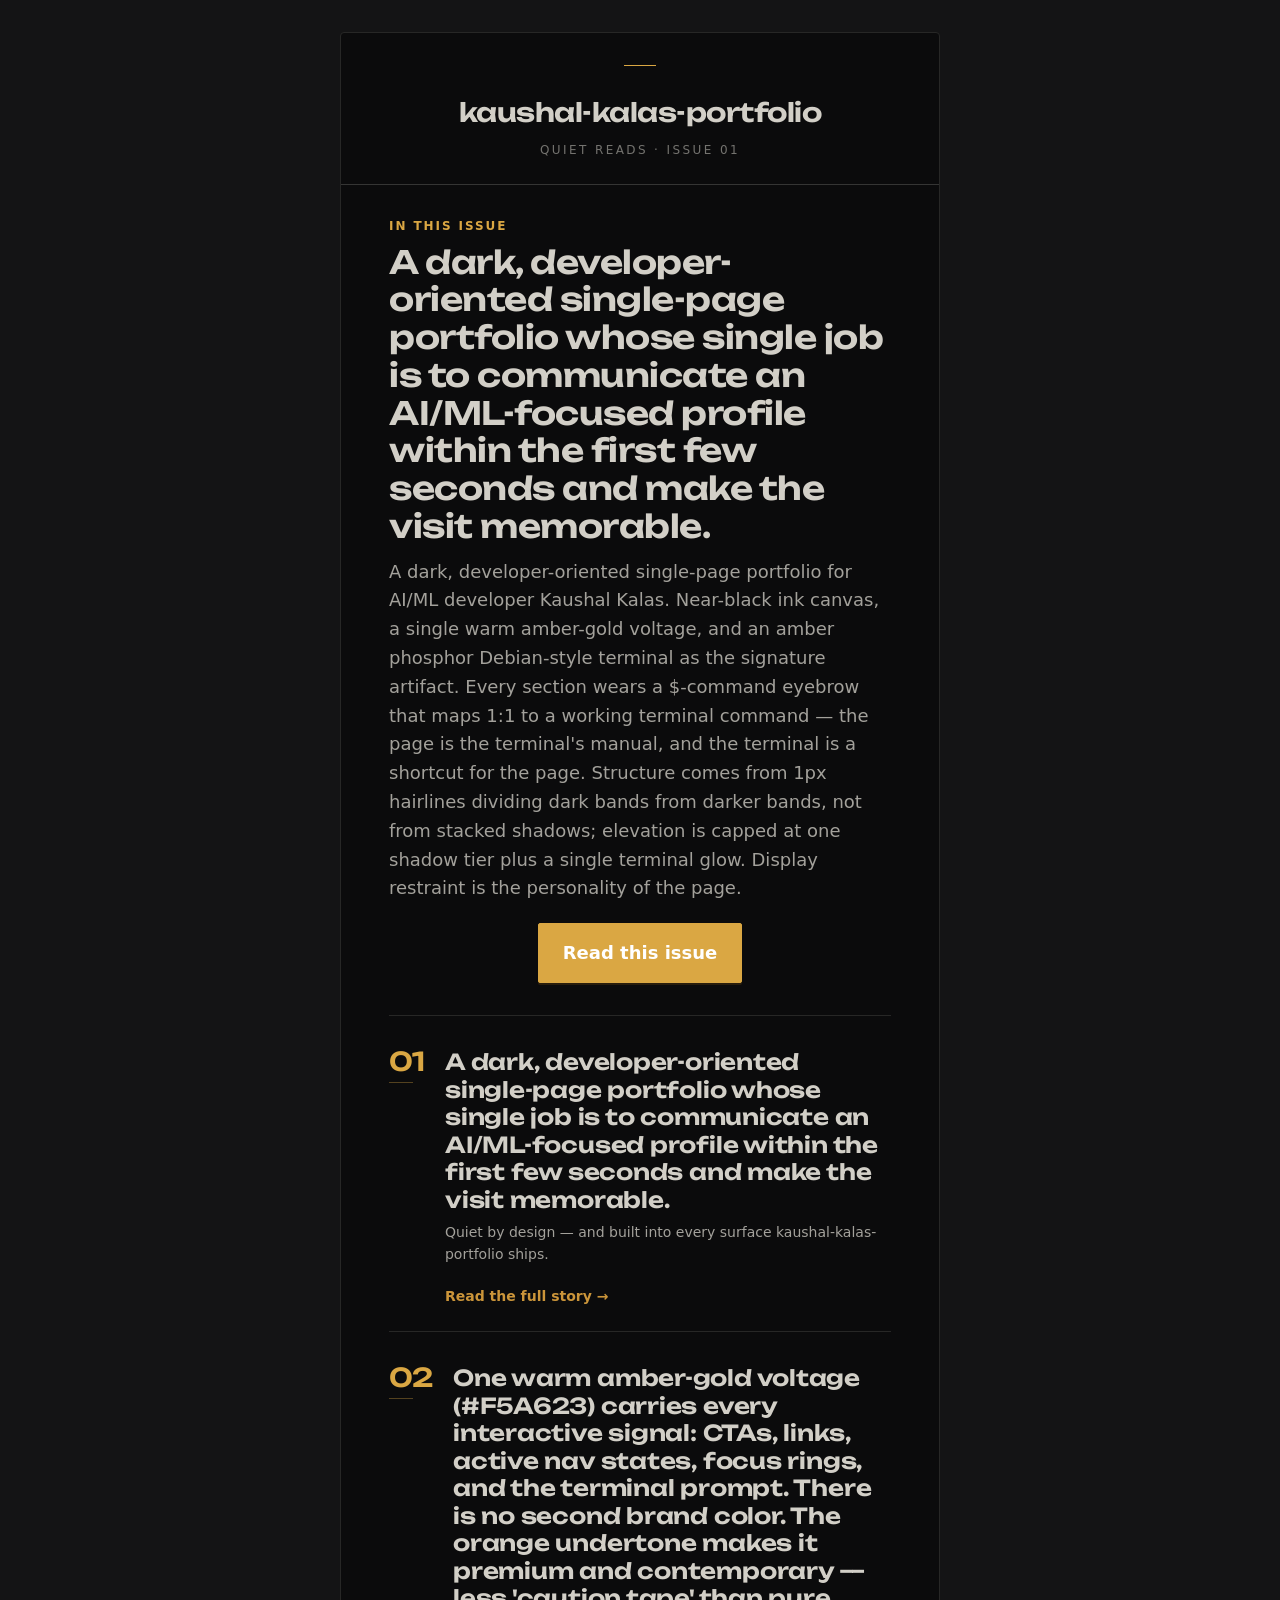
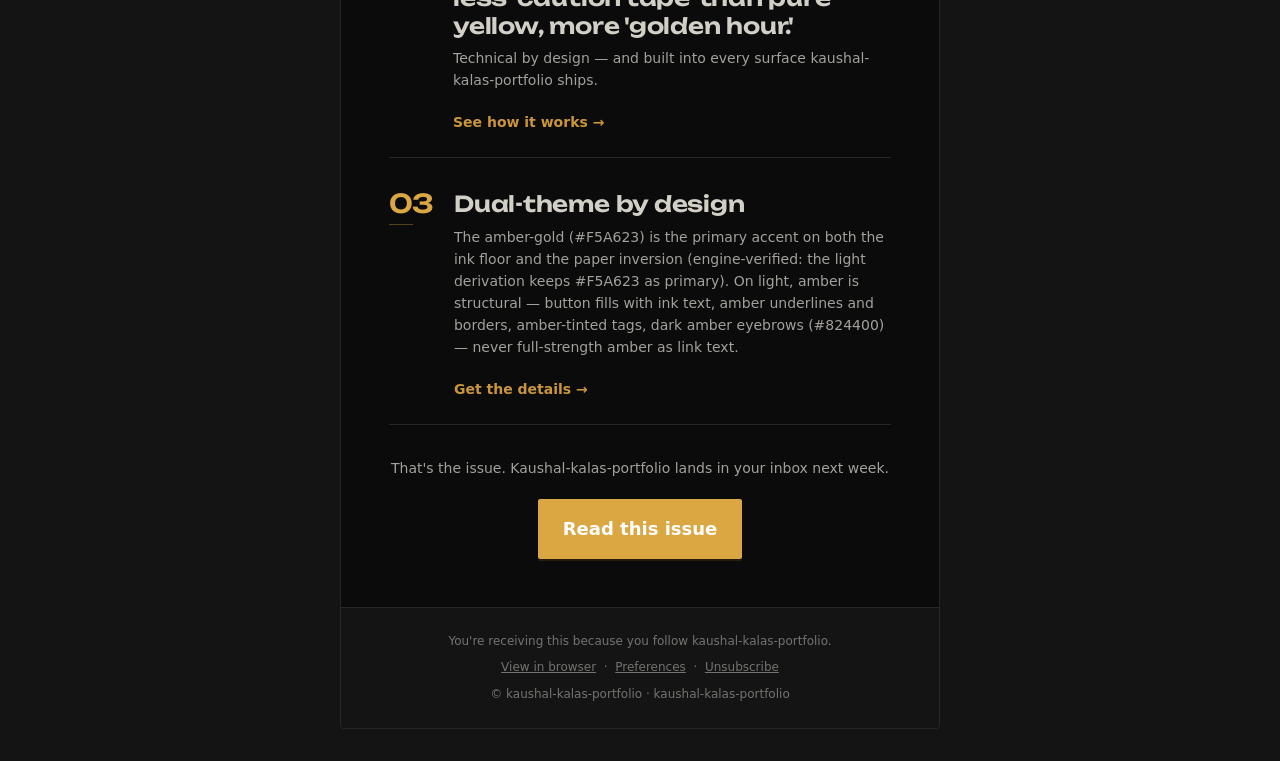
<file: kaushal-kalas-portfolio-Design-System/system/artifacts/newsletter.html>
<!doctype html>
<html lang="en">
  <head>
<style data-brand-fonts>
@font-face {
  font-family: "Unbounded";
  src: url("../../fonts/unbounded-400-900.woff2") format("woff2");
  font-weight: 400 900;
  font-style: normal;
  unicode-range: U+0102-0103, U+0110-0111, U+0128-0129, U+0168-0169, U+01A0-01A1, U+01AF-01B0, U+0300-0301, U+0303-0304, U+0308-0309, U+0323, U+0329, U+1EA0-1EF9, U+20AB;
  font-display: swap;
}
@font-face {
  font-family: "Instrument Sans";
  src: url("../../fonts/instrument-sans-400-700.woff2") format("woff2");
  font-weight: 400 700;
  font-style: normal;
  unicode-range: U+0100-02BA, U+02BD-02C5, U+02C7-02CC, U+02CE-02D7, U+02DD-02FF, U+0304, U+0308, U+0329, U+1D00-1DBF, U+1E00-1E9F, U+1EF2-1EFF, U+2020, U+20A0-20AB, U+20AD-20C0, U+2113, U+2C60-2C7F, U+A720-A7FF;
  font-display: swap;
}
@font-face {
  font-family: "JetBrains Mono";
  src: url("../../fonts/jetbrains-mono-400-700.woff2") format("woff2");
  font-weight: 400 700;
  font-style: normal;
  unicode-range: U+0102-0103, U+0110-0111, U+0128-0129, U+0168-0169, U+01A0-01A1, U+01AF-01B0, U+0300-0301, U+0303-0304, U+0308-0309, U+0323, U+0329, U+1EA0-1EF9, U+20AB;
  font-display: swap;
}
</style>
    <meta charset="utf-8" />
    <meta name="viewport" content="width=device-width, initial-scale=1" />
    <title>kaushal-kalas-portfolio — Newsletter</title>
    <link rel="preconnect" href="https://fonts.googleapis.com" />
    <link rel="preconnect" href="https://fonts.gstatic.com" crossorigin />
    <link rel="stylesheet" href="https://fonts.googleapis.com/css2?family=Unbounded:wght@400..900&amp;display=swap" />
    <link rel="stylesheet" href="https://fonts.googleapis.com/css2?family=Instrument+Sans:wght@400..700&amp;display=swap" />
    <link rel="stylesheet" href="https://fonts.googleapis.com/css2?family=JetBrains+Mono:wght@400..700&amp;display=swap" />
    <style>
    :root {
      --brand-color-primary: #daa743;
      --brand-color-primary-bg: #281d0d;
      --brand-color-primary-bg-hover: #463212;
      --brand-color-primary-border: #54421f;
      --brand-color-primary-border-hover: #795d29;
      --brand-color-primary-hover: #e7c06b;
      --brand-color-primary-active: #aa8236;
      --brand-color-primary-text: #f8eac1;
      --brand-color-success: #63b336;
      --brand-color-success-bg: #12210c;
      --brand-color-success-border: #2a461b;
      --brand-color-success-hover: #86c95b;
      --brand-color-success-active: #4e8c2c;
      --brand-color-warning: #daa936;
      --brand-color-warning-bg: #291e0b;
      --brand-color-warning-border: #54431b;
      --brand-color-warning-hover: #e7c25d;
      --brand-color-warning-active: #aa842c;
      --brand-color-error: #da6865;
      --brand-color-error-bg: #2a1113;
      --brand-color-error-border: #542c2c;
      --brand-color-error-hover: #e7948f;
      --brand-color-error-active: #aa5250;
      --brand-color-info: #daa743;
      --brand-color-info-bg: #281d0d;
      --brand-color-info-border: #54421f;
      --brand-color-link: #cb953a;
      --brand-color-link-hover: #e2b764;
      --brand-color-link-active: #9e742f;
      --brand-color-text: #d2cfc7;
      --brand-color-text-secondary: #a3a19b;
      --brand-color-text-tertiary: #74736f;
      --brand-color-text-quaternary: #464543;
      --brand-color-fill: #353534;
      --brand-color-fill-secondary: #272726;
      --brand-color-fill-tertiary: #1e1d1e;
      --brand-color-fill-quaternary: #141415;
      --brand-color-bg-layout: #141415;
      --brand-color-bg-container: #0b0b0c;
      --brand-color-bg-elevated: #1e1d1e;
      --brand-color-border: #353534;
      --brand-color-border-secondary: #272726;
      --brand-font-family: 'Instrument Sans', Inter, system-ui, sans-serif, -apple-system, BlinkMacSystemFont, 'Segoe UI', Roboto, 'Helvetica Neue', Arial, 'Noto Sans', sans-serif, 'Apple Color Emoji', 'Segoe UI Emoji', 'Segoe UI Symbol', 'Noto Color Emoji';
      --brand-font-family-code: 'JetBrains Mono', 'SFMono-Regular', Consolas, 'Liberation Mono', Menlo, Courier, monospace;
      --brand-font-size: 14px;
      --brand-font-size-sm: 12px;
      --brand-font-size-lg: 18px;
      --brand-font-size-xl: 22px;
      --brand-font-size-heading-1: 38px;
      --brand-font-size-heading-2: 32px;
      --brand-font-size-heading-3: 26px;
      --brand-font-size-heading-4: 22px;
      --brand-font-size-heading-5: 18px;
      --brand-line-height: 1.5714285714285714;
      --brand-line-height-heading: 1.25;
      --brand-font-weight-strong: 600;
      --brand-size-xxs: 4px;
      --brand-size-xs: 8px;
      --brand-size-sm: 12px;
      --brand-size: 16px;
      --brand-size-md: 20px;
      --brand-size-lg: 24px;
      --brand-size-xl: 32px;
      --brand-size-xxl: 48px;
      --brand-border-radius-xs: 1px;
      --brand-border-radius-sm: 2px;
      --brand-border-radius: 2px;
      --brand-border-radius-lg: 4px;
      --brand-line-width: 1px;
      --brand-control-height-xs: 24px;
      --brand-control-height-sm: 36px;
      --brand-control-height: 48px;
      --brand-control-height-lg: 60px;
      --brand-motion-duration-fast: 0.1s;
      --brand-motion-duration-mid: 0.2s;
      --brand-motion-duration-slow: 0.3s;
      --brand-motion-ease-in-out: cubic-bezier(0.645, 0.045, 0.355, 1);
      --brand-motion-ease-out: cubic-bezier(0.215, 0.61, 0.355, 1);
      --brand-primary-palette-1: #281d0d;
      --brand-primary-palette-2: #463212;
      --brand-primary-palette-3: #54421f;
      --brand-primary-palette-4: #795d29;
      --brand-primary-palette-5: #aa8236;
      --brand-primary-palette-6: #daa743;
      --brand-primary-palette-7: #e7c06b;
      --brand-primary-palette-8: #f3d997;
      --brand-primary-palette-9: #f8eac1;
      --brand-primary-palette-10: #faf7eb;
      --brand-presets-red-1: #fff1f0;
      --brand-presets-red-2: #ffcbc7;
      --brand-presets-red-3: #ffa39e;
      --brand-presets-red-4: #ff7775;
      --brand-presets-red-5: #ff4d50;
      --brand-presets-red-6: #f5222d;
      --brand-presets-red-7: #cf1323;
      --brand-presets-red-8: #a8071a;
      --brand-presets-red-9: #820014;
      --brand-presets-red-10: #5c0011;
      --brand-presets-volcano-1: #fff2e8;
      --brand-presets-volcano-2: #ffd8bf;
      --brand-presets-volcano-3: #ffbb96;
      --brand-presets-volcano-4: #ff9c6e;
      --brand-presets-volcano-5: #ff7a45;
      --brand-presets-volcano-6: #fa541c;
      --brand-presets-volcano-7: #d4380d;
      --brand-presets-volcano-8: #ad2202;
      --brand-presets-volcano-9: #871500;
      --brand-presets-volcano-10: #610c00;
      --brand-presets-orange-1: #fff7e6;
      --brand-presets-orange-2: #ffe7ba;
      --brand-presets-orange-3: #ffd591;
      --brand-presets-orange-4: #ffc069;
      --brand-presets-orange-5: #ffa940;
      --brand-presets-orange-6: #fa8c16;
      --brand-presets-orange-7: #d46b08;
      --brand-presets-orange-8: #ad4e00;
      --brand-presets-orange-9: #873800;
      --brand-presets-orange-10: #612500;
      --brand-presets-gold-1: #fffbe6;
      --brand-presets-gold-2: #fff1b8;
      --brand-presets-gold-3: #ffe58f;
      --brand-presets-gold-4: #ffd666;
      --brand-presets-gold-5: #ffc53d;
      --brand-presets-gold-6: #faad14;
      --brand-presets-gold-7: #d48806;
      --brand-presets-gold-8: #ad6800;
      --brand-presets-gold-9: #874c00;
      --brand-presets-gold-10: #613400;
      --brand-presets-yellow-1: #feffe6;
      --brand-presets-yellow-2: #ffffb8;
      --brand-presets-yellow-3: #fffb8f;
      --brand-presets-yellow-4: #fff566;
      --brand-presets-yellow-5: #ffeb3d;
      --brand-presets-yellow-6: #fadb14;
      --brand-presets-yellow-7: #d4b106;
      --brand-presets-yellow-8: #ad8a00;
      --brand-presets-yellow-9: #876700;
      --brand-presets-yellow-10: #614700;
      --brand-presets-lime-1: #fcffe6;
      --brand-presets-lime-2: #f4ffb8;
      --brand-presets-lime-3: #eaff8f;
      --brand-presets-lime-4: #d3f261;
      --brand-presets-lime-5: #bae637;
      --brand-presets-lime-6: #a0d911;
      --brand-presets-lime-7: #7bb305;
      --brand-presets-lime-8: #5b8c00;
      --brand-presets-lime-9: #3f6600;
      --brand-presets-lime-10: #254000;
      --brand-presets-green-1: #f6ffed;
      --brand-presets-green-2: #d9f7be;
      --brand-presets-green-3: #b6eb8f;
      --brand-presets-green-4: #94de64;
      --brand-presets-green-5: #72d13d;
      --brand-presets-green-6: #52c41a;
      --brand-presets-green-7: #389e0d;
      --brand-presets-green-8: #227804;
      --brand-presets-green-9: #135200;
      --brand-presets-green-10: #092b00;
      --brand-presets-cyan-1: #e6fffb;
      --brand-presets-cyan-2: #b5f5ec;
      --brand-presets-cyan-3: #87e8de;
      --brand-presets-cyan-4: #5cdbd3;
      --brand-presets-cyan-5: #36cfc9;
      --brand-presets-cyan-6: #13c2c2;
      --brand-presets-cyan-7: #08979c;
      --brand-presets-cyan-8: #006d75;
      --brand-presets-cyan-9: #00474f;
      --brand-presets-cyan-10: #002329;
      --brand-presets-blue-1: #e6f4ff;
      --brand-presets-blue-2: #bae0ff;
      --brand-presets-blue-3: #91caff;
      --brand-presets-blue-4: #69b1ff;
      --brand-presets-blue-5: #4096ff;
      --brand-presets-blue-6: #1677ff;
      --brand-presets-blue-7: #0958d9;
      --brand-presets-blue-8: #003eb3;
      --brand-presets-blue-9: #002c8c;
      --brand-presets-blue-10: #001d66;
      --brand-presets-geekblue-1: #f0f5ff;
      --brand-presets-geekblue-2: #d6e4ff;
      --brand-presets-geekblue-3: #adc6ff;
      --brand-presets-geekblue-4: #85a5ff;
      --brand-presets-geekblue-5: #597df7;
      --brand-presets-geekblue-6: #2f54eb;
      --brand-presets-geekblue-7: #1d39c4;
      --brand-presets-geekblue-8: #10229e;
      --brand-presets-geekblue-9: #061178;
      --brand-presets-geekblue-10: #030852;
      --brand-presets-purple-1: #f9f0ff;
      --brand-presets-purple-2: #efdbff;
      --brand-presets-purple-3: #d4adf7;
      --brand-presets-purple-4: #b37feb;
      --brand-presets-purple-5: #9254de;
      --brand-presets-purple-6: #722ed1;
      --brand-presets-purple-7: #531dab;
      --brand-presets-purple-8: #391085;
      --brand-presets-purple-9: #22075e;
      --brand-presets-purple-10: #120338;
      --brand-presets-magenta-1: #fff0f6;
      --brand-presets-magenta-2: #ffd6e7;
      --brand-presets-magenta-3: #ffadd2;
      --brand-presets-magenta-4: #ff85bf;
      --brand-presets-magenta-5: #f759aa;
      --brand-presets-magenta-6: #eb2f96;
      --brand-presets-magenta-7: #c41d7e;
      --brand-presets-magenta-8: #9e1067;
      --brand-presets-magenta-9: #780650;
      --brand-presets-magenta-10: #520339;
      --brand-presets-grey-1: #a6a6a6;
      --brand-presets-grey-2: #999999;
      --brand-presets-grey-3: #8c8c8c;
      --brand-presets-grey-4: #808080;
      --brand-presets-grey-5: #737373;
      --brand-presets-grey-6: #666666;
      --brand-presets-grey-7: #404040;
      --brand-presets-grey-8: #1a1a1a;
      --brand-presets-grey-9: #000000;
      --brand-presets-grey-10: #000000;
    }
      :root { --display-family: Unbounded, 'Space Grotesk', system-ui, sans-serif, var(--brand-font-family); }
      * { box-sizing: border-box; }
      html, body { margin: 0; padding: 0; }
      body {
        font-family: var(--brand-font-family);
        font-size: var(--brand-font-size);
        line-height: var(--brand-line-height);
        color: var(--brand-color-text);
        background: var(--brand-color-bg-layout);
        -webkit-font-smoothing: antialiased;
        text-rendering: optimizeLegibility;
      }
      a { color: var(--brand-color-link); text-decoration: none; }
      h1, h2, h3, h4 {
        margin: 0;
        font-family: var(--display-family);
        line-height: var(--brand-line-height-heading);
        font-weight: var(--brand-font-weight-strong);
        color: var(--brand-color-text);
        overflow-wrap: break-word;
      }
      p { margin: 0; overflow-wrap: break-word; }
      img, svg { max-width: 100%; display: block; }
      .wrap { max-width: 1120px; margin: 0 auto; padding-left: clamp(20px, 4vw, 40px); padding-right: clamp(20px, 4vw, 40px); }
      .kicker {
        display: block;
        text-transform: uppercase;
        letter-spacing: 0.14em;
        font-size: var(--brand-font-size-sm);
        font-weight: var(--brand-font-weight-strong);
        color: var(--brand-color-primary);
        margin-bottom: var(--brand-size-sm);
      }
      .clamp-2, .clamp-3 { display: -webkit-box; -webkit-box-orient: vertical; overflow: hidden; }
      .clamp-2 { -webkit-line-clamp: 2; }
      .clamp-3 { -webkit-line-clamp: 3; }
      a[role="button"]{transition:filter .15s ease,transform .15s ease}
a[role="button"]:hover{filter:brightness(1.07)}
a[role="button"]:active{filter:brightness(.95);transform:translateY(0.5px)}
input:focus,textarea:focus,select:focus{border-color:var(--brand-color-primary)!important;box-shadow:0 0 0 3px var(--brand-color-primary-bg);outline:none}
details.kit-acc>summary{list-style:none;cursor:pointer}
details.kit-acc>summary::-webkit-details-marker{display:none}
details.kit-acc .kit-acc-icon{transition:transform .18s ease}
details.kit-acc[open] .kit-acc-icon{transform:rotate(45deg)}
      
    </style>
  </head>
  <body>
    <div style="padding:var(--brand-size-xl) var(--brand-size-md);">
      <div style="max-width:600px;margin:0 auto;background:var(--brand-color-bg-container);border:var(--brand-line-width) solid var(--brand-color-border-secondary);border-radius:var(--brand-border-radius-lg);overflow:hidden;">
      <!-- preheader: shown in the inbox preview, hidden in body -->
      <div style="display:none;max-height:0;overflow:hidden;mso-hide:all;font-size:1px;line-height:1px;color:var(--brand-color-bg-container);">A dark, developer-oriented single-page portfolio whose single job is to communicate an AI/ML-focused profile within the first few seconds and make the visit memorable.</div>

      <table role="presentation" cellpadding="0" cellspacing="0" border="0" style="width:100%;border-collapse:collapse;">
        <!-- masthead -->
        <tr><td style="padding:var(--brand-size-xl) var(--brand-size-xxl) var(--brand-size-lg);text-align:center;border-bottom:var(--brand-line-width) solid var(--brand-color-border);">
          <div style="display:inline-block;width:32px;height:var(--brand-line-width);background:var(--brand-color-primary);margin-bottom:var(--brand-size-md);"></div>
          <div style="font-family:var(--display-family);font-weight:var(--brand-font-weight-strong);font-size:var(--brand-font-size-heading-3);letter-spacing:-0.02em;color:var(--brand-color-text);">kaushal-kalas-portfolio</div>
          <div style="margin-top:var(--brand-size-xs);font-size:var(--brand-font-size-sm);color:var(--brand-color-text-tertiary);text-transform:uppercase;letter-spacing:0.2em;">Quiet reads · Issue 01</div>
        </td></tr>

        <!-- lede: inverted pyramid — core line + why-relevant, above the fold -->
        <tr><td style="padding:var(--brand-size-xl) var(--brand-size-xxl) var(--brand-size-md);">
          <p style="margin:0 0 var(--brand-size-xs);text-transform:uppercase;letter-spacing:0.16em;font-size:var(--brand-font-size-sm);font-weight:var(--brand-font-weight-strong);color:var(--brand-color-primary);">In this issue</p>
          <h1 style="font-size:var(--brand-font-size-heading-2);line-height:1.18;letter-spacing:-0.015em;margin:0 0 var(--brand-size-sm);color:var(--brand-color-text);">A dark, developer-oriented single-page portfolio whose single job is to communicate an AI/ML-focused profile within the first few seconds and make the visit memorable.</h1>
          <p style="margin:0;color:var(--brand-color-text-secondary);font-size:var(--brand-font-size-lg);line-height:1.6;">A dark, developer-oriented single-page portfolio for AI/ML developer Kaushal Kalas. Near-black ink canvas, a single warm amber-gold voltage, and an amber phosphor Debian-style terminal as the signature artifact. Every section wears a $-command eyebrow that maps 1:1 to a working terminal command — the page is the terminal's manual, and the terminal is a shortcut for the page. Structure comes from 1px hairlines dividing dark bands from darker bands, not from stacked shadows; elevation is capped at one shadow tier plus a single terminal glow. Display restraint is the personality of the page.</p>
        </td></tr>

        <!-- primary CTA, surfaced above the fold (one job) -->
        <tr><td style="padding:0 var(--brand-size-xxl) var(--brand-size-xl);text-align:center;">
          <table role="presentation" cellpadding="0" cellspacing="0" border="0" style="margin:0 auto;">
            <tr><td style="border-radius:var(--brand-border-radius);"><a role="button" tabindex="0" style="display:inline-flex;align-items:center;justify-content:center;box-sizing:border-box;cursor:pointer;white-space:nowrap;user-select:none;font-family:var(--brand-font-family);font-weight:var(--brand-font-weight-strong);line-height:1;text-decoration:none;transition:all var(--brand-motion-duration-mid) var(--brand-motion-ease-in-out);height:var(--brand-control-height-lg);padding:0 var(--brand-size-lg);font-size:var(--brand-font-size-lg);border-radius:var(--brand-border-radius);border:var(--brand-line-width) solid transparent;background:var(--brand-color-primary);color:#fff;border-color:var(--brand-color-primary);box-shadow:0 2px 0 var(--brand-color-primary-bg)">Read this issue</a></td></tr>
          </table>
        </td></tr>

        <tr><td><div style="height:var(--brand-line-width);background:var(--brand-color-border-secondary);margin:0 var(--brand-size-xxl);"></div></td></tr>

        <!-- numbered stories -->
      <tr><td style="padding:var(--brand-size-xl) var(--brand-size-xxl) var(--brand-size-lg);">
        <table role="presentation" cellpadding="0" cellspacing="0" border="0" style="width:100%;">
          <tr>
            <td valign="top" style="width:54px;padding-right:var(--brand-size-md);">
              <div style="font-family:var(--display-family);font-size:var(--brand-font-size-heading-3);font-weight:var(--brand-font-weight-strong);line-height:1;color:var(--brand-color-primary);letter-spacing:-0.02em;">01</div>
              <div style="margin-top:var(--brand-size-xs);width:24px;height:var(--brand-line-width);background:var(--brand-color-primary-border);"></div>
            </td>
            <td valign="top">
              <h2 style="font-size:var(--brand-font-size-heading-4);line-height:1.25;letter-spacing:-0.01em;margin:0 0 var(--brand-size-xs);color:var(--brand-color-text);">A dark, developer-oriented single-page portfolio whose single job is to communicate an AI/ML-focused profile within the first few seconds and make the visit memorable.</h2>
              <p style="margin:0 0 var(--brand-size-md);color:var(--brand-color-text-secondary);font-size:var(--brand-font-size);line-height:var(--brand-line-height);">Quiet by design — and built into every surface kaushal-kalas-portfolio ships.</p>
              <a href="#" style="font-weight:var(--brand-font-weight-strong);font-size:var(--brand-font-size);color:var(--brand-color-link);text-decoration:none;">Read the full story &rarr;</a>
            </td>
          </tr>
        </table>
      </td></tr>
      <tr><td><div style="height:var(--brand-line-width);background:var(--brand-color-border-secondary);margin:0 var(--brand-size-xxl);"></div></td></tr>
      <tr><td style="padding:var(--brand-size-xl) var(--brand-size-xxl) var(--brand-size-lg);">
        <table role="presentation" cellpadding="0" cellspacing="0" border="0" style="width:100%;">
          <tr>
            <td valign="top" style="width:54px;padding-right:var(--brand-size-md);">
              <div style="font-family:var(--display-family);font-size:var(--brand-font-size-heading-3);font-weight:var(--brand-font-weight-strong);line-height:1;color:var(--brand-color-primary);letter-spacing:-0.02em;">02</div>
              <div style="margin-top:var(--brand-size-xs);width:24px;height:var(--brand-line-width);background:var(--brand-color-primary-border);"></div>
            </td>
            <td valign="top">
              <h2 style="font-size:var(--brand-font-size-heading-4);line-height:1.25;letter-spacing:-0.01em;margin:0 0 var(--brand-size-xs);color:var(--brand-color-text);">One warm amber-gold voltage (#F5A623) carries every interactive signal: CTAs, links, active nav states, focus rings, and the terminal prompt. There is no second brand color. The orange undertone makes it premium and contemporary — less 'caution tape' than pure yellow, more 'golden hour.'</h2>
              <p style="margin:0 0 var(--brand-size-md);color:var(--brand-color-text-secondary);font-size:var(--brand-font-size);line-height:var(--brand-line-height);">Technical by design — and built into every surface kaushal-kalas-portfolio ships.</p>
              <a href="#" style="font-weight:var(--brand-font-weight-strong);font-size:var(--brand-font-size);color:var(--brand-color-link);text-decoration:none;">See how it works &rarr;</a>
            </td>
          </tr>
        </table>
      </td></tr>
      <tr><td><div style="height:var(--brand-line-width);background:var(--brand-color-border-secondary);margin:0 var(--brand-size-xxl);"></div></td></tr>
      <tr><td style="padding:var(--brand-size-xl) var(--brand-size-xxl) var(--brand-size-lg);">
        <table role="presentation" cellpadding="0" cellspacing="0" border="0" style="width:100%;">
          <tr>
            <td valign="top" style="width:54px;padding-right:var(--brand-size-md);">
              <div style="font-family:var(--display-family);font-size:var(--brand-font-size-heading-3);font-weight:var(--brand-font-weight-strong);line-height:1;color:var(--brand-color-primary);letter-spacing:-0.02em;">03</div>
              <div style="margin-top:var(--brand-size-xs);width:24px;height:var(--brand-line-width);background:var(--brand-color-primary-border);"></div>
            </td>
            <td valign="top">
              <h2 style="font-size:var(--brand-font-size-heading-4);line-height:1.25;letter-spacing:-0.01em;margin:0 0 var(--brand-size-xs);color:var(--brand-color-text);">Dual-theme by design</h2>
              <p style="margin:0 0 var(--brand-size-md);color:var(--brand-color-text-secondary);font-size:var(--brand-font-size);line-height:var(--brand-line-height);">The amber-gold (#F5A623) is the primary accent on both the ink floor and the paper inversion (engine-verified: the light derivation keeps #F5A623 as primary).  On light, amber is structural — button fills with ink text, amber underlines and borders, amber-tinted tags, dark amber eyebrows (#824400) — never full-strength amber as link text.</p>
              <a href="#" style="font-weight:var(--brand-font-weight-strong);font-size:var(--brand-font-size);color:var(--brand-color-link);text-decoration:none;">Get the details &rarr;</a>
            </td>
          </tr>
        </table>
      </td></tr>

        <tr><td><div style="height:var(--brand-line-width);background:var(--brand-color-border-secondary);margin:0 var(--brand-size-xxl);"></div></td></tr>

        <!-- closing CTA: same action, echoed once (email.md) -->
        <tr><td style="padding:var(--brand-size-xl) var(--brand-size-xxl) var(--brand-size-xxl);text-align:center;">
          <p style="margin:0 0 var(--brand-size-md);color:var(--brand-color-text-secondary);font-size:var(--brand-font-size);">That's the issue. Kaushal-kalas-portfolio lands in your inbox next week.</p>
          <table role="presentation" cellpadding="0" cellspacing="0" border="0" style="margin:0 auto;">
            <tr><td style="border-radius:var(--brand-border-radius);"><a role="button" tabindex="0" style="display:inline-flex;align-items:center;justify-content:center;box-sizing:border-box;cursor:pointer;white-space:nowrap;user-select:none;font-family:var(--brand-font-family);font-weight:var(--brand-font-weight-strong);line-height:1;text-decoration:none;transition:all var(--brand-motion-duration-mid) var(--brand-motion-ease-in-out);height:var(--brand-control-height-lg);padding:0 var(--brand-size-lg);font-size:var(--brand-font-size-lg);border-radius:var(--brand-border-radius);border:var(--brand-line-width) solid transparent;background:var(--brand-color-primary);color:#fff;border-color:var(--brand-color-primary);box-shadow:0 2px 0 var(--brand-color-primary-bg)">Read this issue</a></td></tr>
          </table>
        </td></tr>
      </table>
<div style="padding:var(--brand-size-lg) var(--brand-size-xl);background:var(--brand-color-fill-quaternary);color:var(--brand-color-text-tertiary);font-size:var(--brand-font-size-sm);border-top:var(--brand-line-width) solid var(--brand-color-border-secondary);text-align:center;">
        <p style="margin-bottom:var(--brand-size-xs);">You're receiving this because you follow kaushal-kalas-portfolio.</p>
        <p><a href="#" style="color:var(--brand-color-text-tertiary);text-decoration:underline;">View in browser</a> &nbsp;&middot;&nbsp; <a href="#" style="color:var(--brand-color-text-tertiary);text-decoration:underline;">Preferences</a> &nbsp;&middot;&nbsp; <a href="#" style="color:var(--brand-color-text-tertiary);text-decoration:underline;">Unsubscribe</a></p>
        <p style="margin-top:var(--brand-size-xs);">&copy; kaushal-kalas-portfolio &middot; kaushal-kalas-portfolio</p>
      </div>
      </div>
    </div>

  </body>
</html>
</file>
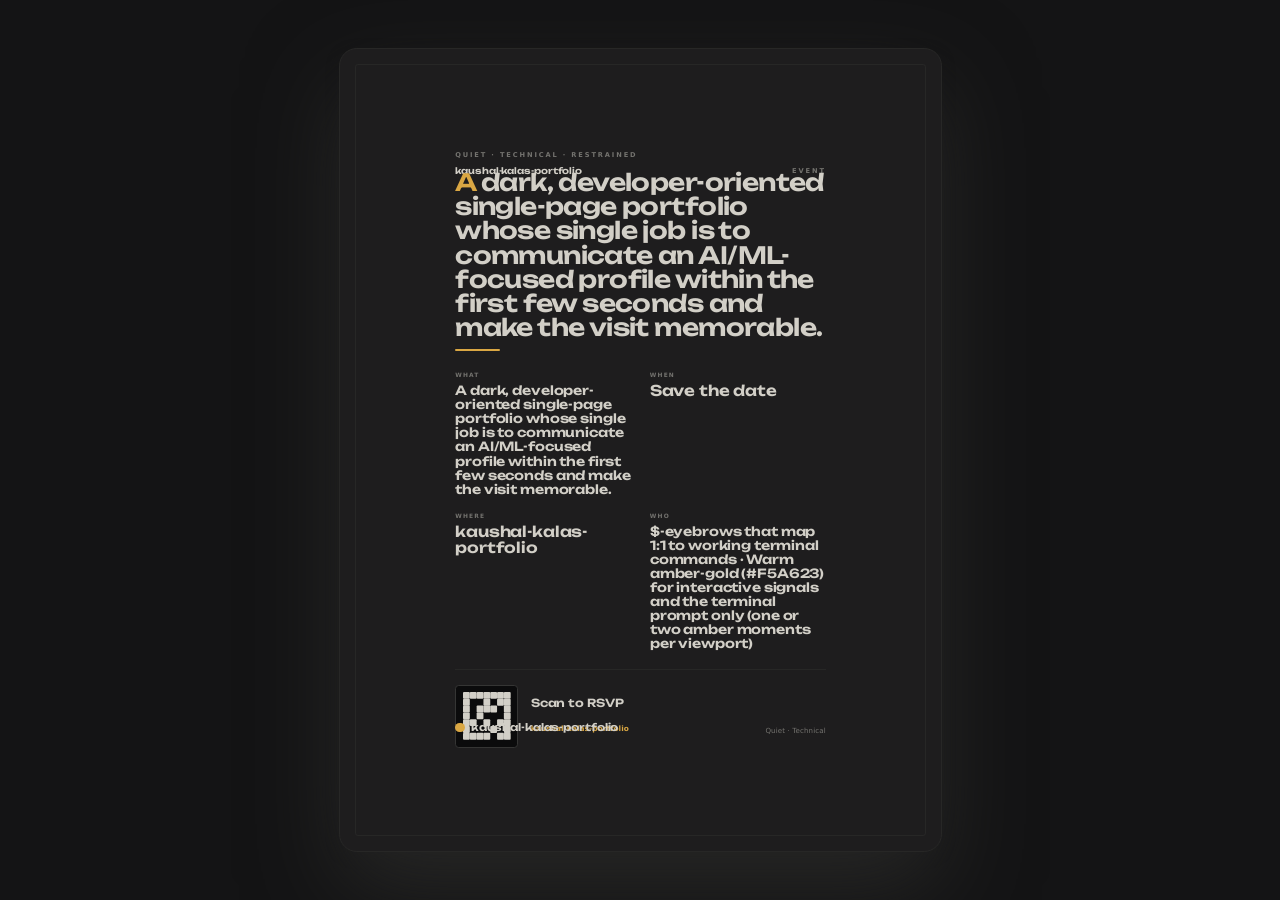
<file: kaushal-kalas-portfolio-Design-System/system/artifacts/poster.html>
<!doctype html>
<html lang="en">
  <head>
<style data-brand-fonts>
@font-face {
  font-family: "Unbounded";
  src: url("../../fonts/unbounded-400-900.woff2") format("woff2");
  font-weight: 400 900;
  font-style: normal;
  unicode-range: U+0102-0103, U+0110-0111, U+0128-0129, U+0168-0169, U+01A0-01A1, U+01AF-01B0, U+0300-0301, U+0303-0304, U+0308-0309, U+0323, U+0329, U+1EA0-1EF9, U+20AB;
  font-display: swap;
}
@font-face {
  font-family: "Instrument Sans";
  src: url("../../fonts/instrument-sans-400-700.woff2") format("woff2");
  font-weight: 400 700;
  font-style: normal;
  unicode-range: U+0100-02BA, U+02BD-02C5, U+02C7-02CC, U+02CE-02D7, U+02DD-02FF, U+0304, U+0308, U+0329, U+1D00-1DBF, U+1E00-1E9F, U+1EF2-1EFF, U+2020, U+20A0-20AB, U+20AD-20C0, U+2113, U+2C60-2C7F, U+A720-A7FF;
  font-display: swap;
}
@font-face {
  font-family: "JetBrains Mono";
  src: url("../../fonts/jetbrains-mono-400-700.woff2") format("woff2");
  font-weight: 400 700;
  font-style: normal;
  unicode-range: U+0102-0103, U+0110-0111, U+0128-0129, U+0168-0169, U+01A0-01A1, U+01AF-01B0, U+0300-0301, U+0303-0304, U+0308-0309, U+0323, U+0329, U+1EA0-1EF9, U+20AB;
  font-display: swap;
}
</style>
    <meta charset="utf-8" />
    <meta name="viewport" content="width=device-width, initial-scale=1" />
    <title>kaushal-kalas-portfolio — Poster</title>
    <link rel="preconnect" href="https://fonts.googleapis.com" />
    <link rel="preconnect" href="https://fonts.gstatic.com" crossorigin />
    <link rel="stylesheet" href="https://fonts.googleapis.com/css2?family=Unbounded:wght@400..900&amp;display=swap" />
    <link rel="stylesheet" href="https://fonts.googleapis.com/css2?family=Instrument+Sans:wght@400..700&amp;display=swap" />
    <link rel="stylesheet" href="https://fonts.googleapis.com/css2?family=JetBrains+Mono:wght@400..700&amp;display=swap" />
    <style>
    :root {
      --brand-color-primary: #daa743;
      --brand-color-primary-bg: #281d0d;
      --brand-color-primary-bg-hover: #463212;
      --brand-color-primary-border: #54421f;
      --brand-color-primary-border-hover: #795d29;
      --brand-color-primary-hover: #e7c06b;
      --brand-color-primary-active: #aa8236;
      --brand-color-primary-text: #f8eac1;
      --brand-color-success: #63b336;
      --brand-color-success-bg: #12210c;
      --brand-color-success-border: #2a461b;
      --brand-color-success-hover: #86c95b;
      --brand-color-success-active: #4e8c2c;
      --brand-color-warning: #daa936;
      --brand-color-warning-bg: #291e0b;
      --brand-color-warning-border: #54431b;
      --brand-color-warning-hover: #e7c25d;
      --brand-color-warning-active: #aa842c;
      --brand-color-error: #da6865;
      --brand-color-error-bg: #2a1113;
      --brand-color-error-border: #542c2c;
      --brand-color-error-hover: #e7948f;
      --brand-color-error-active: #aa5250;
      --brand-color-info: #daa743;
      --brand-color-info-bg: #281d0d;
      --brand-color-info-border: #54421f;
      --brand-color-link: #cb953a;
      --brand-color-link-hover: #e2b764;
      --brand-color-link-active: #9e742f;
      --brand-color-text: #d2cfc7;
      --brand-color-text-secondary: #a3a19b;
      --brand-color-text-tertiary: #74736f;
      --brand-color-text-quaternary: #464543;
      --brand-color-fill: #353534;
      --brand-color-fill-secondary: #272726;
      --brand-color-fill-tertiary: #1e1d1e;
      --brand-color-fill-quaternary: #141415;
      --brand-color-bg-layout: #141415;
      --brand-color-bg-container: #0b0b0c;
      --brand-color-bg-elevated: #1e1d1e;
      --brand-color-border: #353534;
      --brand-color-border-secondary: #272726;
      --brand-font-family: 'Instrument Sans', Inter, system-ui, sans-serif, -apple-system, BlinkMacSystemFont, 'Segoe UI', Roboto, 'Helvetica Neue', Arial, 'Noto Sans', sans-serif, 'Apple Color Emoji', 'Segoe UI Emoji', 'Segoe UI Symbol', 'Noto Color Emoji';
      --brand-font-family-code: 'JetBrains Mono', 'SFMono-Regular', Consolas, 'Liberation Mono', Menlo, Courier, monospace;
      --brand-font-size: 14px;
      --brand-font-size-sm: 12px;
      --brand-font-size-lg: 18px;
      --brand-font-size-xl: 22px;
      --brand-font-size-heading-1: 38px;
      --brand-font-size-heading-2: 32px;
      --brand-font-size-heading-3: 26px;
      --brand-font-size-heading-4: 22px;
      --brand-font-size-heading-5: 18px;
      --brand-line-height: 1.5714285714285714;
      --brand-line-height-heading: 1.25;
      --brand-font-weight-strong: 600;
      --brand-size-xxs: 4px;
      --brand-size-xs: 8px;
      --brand-size-sm: 12px;
      --brand-size: 16px;
      --brand-size-md: 20px;
      --brand-size-lg: 24px;
      --brand-size-xl: 32px;
      --brand-size-xxl: 48px;
      --brand-border-radius-xs: 1px;
      --brand-border-radius-sm: 2px;
      --brand-border-radius: 2px;
      --brand-border-radius-lg: 4px;
      --brand-line-width: 1px;
      --brand-control-height-xs: 24px;
      --brand-control-height-sm: 36px;
      --brand-control-height: 48px;
      --brand-control-height-lg: 60px;
      --brand-motion-duration-fast: 0.1s;
      --brand-motion-duration-mid: 0.2s;
      --brand-motion-duration-slow: 0.3s;
      --brand-motion-ease-in-out: cubic-bezier(0.645, 0.045, 0.355, 1);
      --brand-motion-ease-out: cubic-bezier(0.215, 0.61, 0.355, 1);
      --brand-primary-palette-1: #281d0d;
      --brand-primary-palette-2: #463212;
      --brand-primary-palette-3: #54421f;
      --brand-primary-palette-4: #795d29;
      --brand-primary-palette-5: #aa8236;
      --brand-primary-palette-6: #daa743;
      --brand-primary-palette-7: #e7c06b;
      --brand-primary-palette-8: #f3d997;
      --brand-primary-palette-9: #f8eac1;
      --brand-primary-palette-10: #faf7eb;
      --brand-presets-red-1: #fff1f0;
      --brand-presets-red-2: #ffcbc7;
      --brand-presets-red-3: #ffa39e;
      --brand-presets-red-4: #ff7775;
      --brand-presets-red-5: #ff4d50;
      --brand-presets-red-6: #f5222d;
      --brand-presets-red-7: #cf1323;
      --brand-presets-red-8: #a8071a;
      --brand-presets-red-9: #820014;
      --brand-presets-red-10: #5c0011;
      --brand-presets-volcano-1: #fff2e8;
      --brand-presets-volcano-2: #ffd8bf;
      --brand-presets-volcano-3: #ffbb96;
      --brand-presets-volcano-4: #ff9c6e;
      --brand-presets-volcano-5: #ff7a45;
      --brand-presets-volcano-6: #fa541c;
      --brand-presets-volcano-7: #d4380d;
      --brand-presets-volcano-8: #ad2202;
      --brand-presets-volcano-9: #871500;
      --brand-presets-volcano-10: #610c00;
      --brand-presets-orange-1: #fff7e6;
      --brand-presets-orange-2: #ffe7ba;
      --brand-presets-orange-3: #ffd591;
      --brand-presets-orange-4: #ffc069;
      --brand-presets-orange-5: #ffa940;
      --brand-presets-orange-6: #fa8c16;
      --brand-presets-orange-7: #d46b08;
      --brand-presets-orange-8: #ad4e00;
      --brand-presets-orange-9: #873800;
      --brand-presets-orange-10: #612500;
      --brand-presets-gold-1: #fffbe6;
      --brand-presets-gold-2: #fff1b8;
      --brand-presets-gold-3: #ffe58f;
      --brand-presets-gold-4: #ffd666;
      --brand-presets-gold-5: #ffc53d;
      --brand-presets-gold-6: #faad14;
      --brand-presets-gold-7: #d48806;
      --brand-presets-gold-8: #ad6800;
      --brand-presets-gold-9: #874c00;
      --brand-presets-gold-10: #613400;
      --brand-presets-yellow-1: #feffe6;
      --brand-presets-yellow-2: #ffffb8;
      --brand-presets-yellow-3: #fffb8f;
      --brand-presets-yellow-4: #fff566;
      --brand-presets-yellow-5: #ffeb3d;
      --brand-presets-yellow-6: #fadb14;
      --brand-presets-yellow-7: #d4b106;
      --brand-presets-yellow-8: #ad8a00;
      --brand-presets-yellow-9: #876700;
      --brand-presets-yellow-10: #614700;
      --brand-presets-lime-1: #fcffe6;
      --brand-presets-lime-2: #f4ffb8;
      --brand-presets-lime-3: #eaff8f;
      --brand-presets-lime-4: #d3f261;
      --brand-presets-lime-5: #bae637;
      --brand-presets-lime-6: #a0d911;
      --brand-presets-lime-7: #7bb305;
      --brand-presets-lime-8: #5b8c00;
      --brand-presets-lime-9: #3f6600;
      --brand-presets-lime-10: #254000;
      --brand-presets-green-1: #f6ffed;
      --brand-presets-green-2: #d9f7be;
      --brand-presets-green-3: #b6eb8f;
      --brand-presets-green-4: #94de64;
      --brand-presets-green-5: #72d13d;
      --brand-presets-green-6: #52c41a;
      --brand-presets-green-7: #389e0d;
      --brand-presets-green-8: #227804;
      --brand-presets-green-9: #135200;
      --brand-presets-green-10: #092b00;
      --brand-presets-cyan-1: #e6fffb;
      --brand-presets-cyan-2: #b5f5ec;
      --brand-presets-cyan-3: #87e8de;
      --brand-presets-cyan-4: #5cdbd3;
      --brand-presets-cyan-5: #36cfc9;
      --brand-presets-cyan-6: #13c2c2;
      --brand-presets-cyan-7: #08979c;
      --brand-presets-cyan-8: #006d75;
      --brand-presets-cyan-9: #00474f;
      --brand-presets-cyan-10: #002329;
      --brand-presets-blue-1: #e6f4ff;
      --brand-presets-blue-2: #bae0ff;
      --brand-presets-blue-3: #91caff;
      --brand-presets-blue-4: #69b1ff;
      --brand-presets-blue-5: #4096ff;
      --brand-presets-blue-6: #1677ff;
      --brand-presets-blue-7: #0958d9;
      --brand-presets-blue-8: #003eb3;
      --brand-presets-blue-9: #002c8c;
      --brand-presets-blue-10: #001d66;
      --brand-presets-geekblue-1: #f0f5ff;
      --brand-presets-geekblue-2: #d6e4ff;
      --brand-presets-geekblue-3: #adc6ff;
      --brand-presets-geekblue-4: #85a5ff;
      --brand-presets-geekblue-5: #597df7;
      --brand-presets-geekblue-6: #2f54eb;
      --brand-presets-geekblue-7: #1d39c4;
      --brand-presets-geekblue-8: #10229e;
      --brand-presets-geekblue-9: #061178;
      --brand-presets-geekblue-10: #030852;
      --brand-presets-purple-1: #f9f0ff;
      --brand-presets-purple-2: #efdbff;
      --brand-presets-purple-3: #d4adf7;
      --brand-presets-purple-4: #b37feb;
      --brand-presets-purple-5: #9254de;
      --brand-presets-purple-6: #722ed1;
      --brand-presets-purple-7: #531dab;
      --brand-presets-purple-8: #391085;
      --brand-presets-purple-9: #22075e;
      --brand-presets-purple-10: #120338;
      --brand-presets-magenta-1: #fff0f6;
      --brand-presets-magenta-2: #ffd6e7;
      --brand-presets-magenta-3: #ffadd2;
      --brand-presets-magenta-4: #ff85bf;
      --brand-presets-magenta-5: #f759aa;
      --brand-presets-magenta-6: #eb2f96;
      --brand-presets-magenta-7: #c41d7e;
      --brand-presets-magenta-8: #9e1067;
      --brand-presets-magenta-9: #780650;
      --brand-presets-magenta-10: #520339;
      --brand-presets-grey-1: #a6a6a6;
      --brand-presets-grey-2: #999999;
      --brand-presets-grey-3: #8c8c8c;
      --brand-presets-grey-4: #808080;
      --brand-presets-grey-5: #737373;
      --brand-presets-grey-6: #666666;
      --brand-presets-grey-7: #404040;
      --brand-presets-grey-8: #1a1a1a;
      --brand-presets-grey-9: #000000;
      --brand-presets-grey-10: #000000;
    }
      :root { --display-family: Unbounded, 'Space Grotesk', system-ui, sans-serif, var(--brand-font-family); }
      * { box-sizing: border-box; }
      html, body { margin: 0; padding: 0; }
      body {
        font-family: var(--brand-font-family);
        font-size: var(--brand-font-size);
        line-height: var(--brand-line-height);
        color: var(--brand-color-text);
        background: var(--brand-color-bg-layout);
        -webkit-font-smoothing: antialiased;
        text-rendering: optimizeLegibility;
      }
      a { color: var(--brand-color-link); text-decoration: none; }
      h1, h2, h3, h4 {
        margin: 0;
        font-family: var(--display-family);
        line-height: var(--brand-line-height-heading);
        font-weight: var(--brand-font-weight-strong);
        color: var(--brand-color-text);
        overflow-wrap: break-word;
      }
      p { margin: 0; overflow-wrap: break-word; }
      img, svg { max-width: 100%; display: block; }
      .wrap { max-width: 1120px; margin: 0 auto; padding-left: clamp(20px, 4vw, 40px); padding-right: clamp(20px, 4vw, 40px); }
      .kicker {
        display: block;
        text-transform: uppercase;
        letter-spacing: 0.14em;
        font-size: var(--brand-font-size-sm);
        font-weight: var(--brand-font-weight-strong);
        color: var(--brand-color-primary);
        margin-bottom: var(--brand-size-sm);
      }
      .clamp-2, .clamp-3 { display: -webkit-box; -webkit-box-orient: vertical; overflow: hidden; }
      .clamp-2 { -webkit-line-clamp: 2; }
      .clamp-3 { -webkit-line-clamp: 3; }
      a[role="button"]{transition:filter .15s ease,transform .15s ease}
a[role="button"]:hover{filter:brightness(1.07)}
a[role="button"]:active{filter:brightness(.95);transform:translateY(0.5px)}
input:focus,textarea:focus,select:focus{border-color:var(--brand-color-primary)!important;box-shadow:0 0 0 3px var(--brand-color-primary-bg);outline:none}
details.kit-acc>summary{list-style:none;cursor:pointer}
details.kit-acc>summary::-webkit-details-marker{display:none}
details.kit-acc .kit-acc-icon{transition:transform .18s ease}
details.kit-acc[open] .kit-acc-icon{transform:rotate(45deg)}
      
      .poster-stage { min-height: 100vh; display: flex; align-items: center; justify-content: center; padding: clamp(20px, 4vw, 48px); background: var(--brand-color-bg-layout); }
      .poster {
        position: relative;
        aspect-ratio: 3 / 4;
        width: min(720px, 92vw, calc((100vh - 96px) * 3 / 4));
        container-type: inline-size;
        background: var(--brand-color-bg-elevated);
        color: var(--brand-color-text);
        border: var(--brand-line-width) solid var(--brand-color-border-secondary);
        border-radius: 1.4cqi;
        overflow: hidden;
        box-shadow: 0 36px 90px var(--brand-color-fill-secondary), 0 4px 12px var(--brand-color-fill-quaternary);
        display: grid;
        grid-template-rows: auto 1fr auto;
        padding: 9cqi;
      }
      /* hairline frame inset — quiet print-mark, not a banner */
      .poster::after {
        content: "";
        position: absolute; inset: 4cqi;
        border: var(--brand-line-width) solid var(--brand-color-border-secondary);
        border-radius: 0.8cqi;
        pointer-events: none;
      }
      .poster > * { position: relative; z-index: 1; }

      /* ── three type-size roles ────────────────────────────────────────── */
      .p-focal {
        font-family: var(--display-family);
        font-weight: var(--brand-font-weight-strong);
        line-height: 1.02;
        letter-spacing: -0.025em;
        margin: 0;
        text-wrap: balance;
        color: var(--brand-color-text);
      }
      .p-focal .accent { color: var(--brand-color-primary); }
      .p-sub {
        font-size: 3cqi; line-height: 1.42; margin: 0;
        color: var(--brand-color-text-secondary); max-width: 56cqi;
      }
      .p-meta {
        font-size: 1.9cqi; line-height: 1.4; letter-spacing: 0.02em;
        color: var(--brand-color-text-tertiary);
      }
      .p-kicker {
        text-transform: uppercase; letter-spacing: 0.28em;
        font-size: 1.8cqi; font-weight: var(--brand-font-weight-strong);
        color: var(--brand-color-text-tertiary); margin: 0;
      }

      /* the single accent mark that sits on the focal */
      .p-rule { width: 12cqi; height: 0.7cqi; background: var(--brand-color-primary); border-radius: 0.4cqi; }

      /* header band: tiny wordmark + edition tag, like a print masthead */
      .p-head { display: flex; align-items: center; justify-content: space-between; gap: 3cqi; }
      .p-wordmark { font-family: var(--display-family); font-weight: var(--brand-font-weight-strong); font-size: 2.4cqi; letter-spacing: -0.01em; color: var(--brand-color-text); }

      /* signature footer: logo small & confident, like a signature */
      .p-sign { display: flex; align-items: flex-end; justify-content: space-between; gap: 3cqi; }
      .p-sign-mark { display: flex; align-items: center; gap: 1.6cqi; }
      .p-sign-dot { width: 2.6cqi; height: 2.6cqi; border-radius: 50%; background: var(--brand-color-primary); flex: 0 0 auto; }
      .p-sign-name { font-family: var(--display-family); font-weight: var(--brand-font-weight-strong); font-size: 2.8cqi; letter-spacing: -0.01em; color: var(--brand-color-text); }

      /* ── Event 5W grid ────────────────────────────────────────────────── */
      .p-facts { display: grid; grid-template-columns: 1fr 1fr; gap: 4cqi 5cqi; margin: 0; }
      .p-fact { display: flex; flex-direction: column; gap: 1cqi; min-width: 0; }
      .p-fact-k { text-transform: uppercase; letter-spacing: 0.2em; font-size: 1.6cqi; font-weight: var(--brand-font-weight-strong); color: var(--brand-color-text-tertiary); }
      .p-fact-v { font-family: var(--display-family); font-weight: var(--brand-font-weight-strong); font-size: 3.4cqi; line-height: 1.12; color: var(--brand-color-text); letter-spacing: -0.01em; }
      /* When + Where are the most-looked-up facts → give them more weight */
      .p-fact--lead .p-fact-v { font-size: 4cqi; }

      /* CTA block — one action, scan / short link, with a line-drawn code mark */
      .p-cta { display: flex; align-items: center; gap: 3.4cqi; padding-top: 4cqi; border-top: var(--brand-line-width) solid var(--brand-color-border-secondary); }
      .p-cta-copy { min-width: 0; }
      .p-cta-action { font-family: var(--display-family); font-weight: var(--brand-font-weight-strong); font-size: 3cqi; color: var(--brand-color-text); margin: 0 0 0.6cqi; letter-spacing: -0.01em; }
      .p-cta-link { font-size: 2cqi; color: var(--brand-color-primary); font-weight: var(--brand-font-weight-strong); letter-spacing: 0.01em; }
      .p-code { flex: 0 0 auto; width: 17cqi; height: 17cqi; border: var(--brand-line-width) solid var(--brand-color-border); border-radius: 1cqi; padding: 1.8cqi; background: var(--brand-color-bg-container); }

    </style>
  </head>
  <body>
    <div class="poster-stage">
    <div class="poster">
      <header class="p-head">
        <span class="p-wordmark">kaushal-kalas-portfolio</span>
        <span class="p-kicker">Event</span>
      </header>

      <div style="display:flex;flex-direction:column;justify-content:center;gap:5cqi;padding:1cqi 0;min-height:0;">
        <div style="display:flex;flex-direction:column;gap:2.6cqi;">
          <p class="p-kicker">QUIET  ·  TECHNICAL  ·  RESTRAINED</p>
          <h1 class="p-focal" style="font-size:6.4cqi;"><span class="accent">A</span> dark, developer-oriented single-page portfolio whose single job is to communicate an AI/ML-focused profile within the first few seconds and make the visit memorable.</h1>
          <div class="p-rule"></div>
        </div>

        <div class="p-facts">
        <div class="p-fact">
          <span class="p-fact-k">What</span>
          <span class="p-fact-v">A dark, developer-oriented single-page portfolio whose single job is to communicate an AI/ML-focused profile within the first few seconds and make the visit memorable.</span>
        </div>
        <div class="p-fact p-fact--lead">
          <span class="p-fact-k">When</span>
          <span class="p-fact-v">Save the date</span>
        </div>
        <div class="p-fact p-fact--lead">
          <span class="p-fact-k">Where</span>
          <span class="p-fact-v">kaushal-kalas-portfolio</span>
        </div>
        <div class="p-fact">
          <span class="p-fact-k">Who</span>
          <span class="p-fact-v">$-eyebrows that map 1:1 to working terminal commands · Warm amber-gold (#F5A623) for interactive signals and the terminal prompt only (one or two amber moments per viewport)</span>
        </div>
        </div>

        <div class="p-cta">
          <span class="p-code"><svg viewBox="0 0 100 100" width="100%" height="100%" fill="var(--brand-color-text)" aria-hidden="true" focusable="false"><rect x="0.00" y="0.00" width="14.29" height="14.29" rx="2.00" /><rect x="14.29" y="0.00" width="14.29" height="14.29" rx="2.00" /><rect x="28.57" y="0.00" width="14.29" height="14.29" rx="2.00" /><rect x="42.86" y="0.00" width="14.29" height="14.29" rx="2.00" /><rect x="57.14" y="0.00" width="14.29" height="14.29" rx="2.00" /><rect x="71.43" y="0.00" width="14.29" height="14.29" rx="2.00" /><rect x="85.71" y="0.00" width="14.29" height="14.29" rx="2.00" /><rect x="0.00" y="14.29" width="14.29" height="14.29" rx="2.00" /><rect x="42.86" y="14.29" width="14.29" height="14.29" rx="2.00" /><rect x="71.43" y="14.29" width="14.29" height="14.29" rx="2.00" /><rect x="85.71" y="14.29" width="14.29" height="14.29" rx="2.00" /><rect x="0.00" y="28.57" width="14.29" height="14.29" rx="2.00" /><rect x="28.57" y="28.57" width="14.29" height="14.29" rx="2.00" /><rect x="42.86" y="28.57" width="14.29" height="14.29" rx="2.00" /><rect x="57.14" y="28.57" width="14.29" height="14.29" rx="2.00" /><rect x="85.71" y="28.57" width="14.29" height="14.29" rx="2.00" /><rect x="0.00" y="42.86" width="14.29" height="14.29" rx="2.00" /><rect x="28.57" y="42.86" width="14.29" height="14.29" rx="2.00" /><rect x="85.71" y="42.86" width="14.29" height="14.29" rx="2.00" /><rect x="0.00" y="57.14" width="14.29" height="14.29" rx="2.00" /><rect x="14.29" y="57.14" width="14.29" height="14.29" rx="2.00" /><rect x="42.86" y="57.14" width="14.29" height="14.29" rx="2.00" /><rect x="71.43" y="57.14" width="14.29" height="14.29" rx="2.00" /><rect x="85.71" y="57.14" width="14.29" height="14.29" rx="2.00" /><rect x="0.00" y="71.43" width="14.29" height="14.29" rx="2.00" /><rect x="57.14" y="71.43" width="14.29" height="14.29" rx="2.00" /><rect x="85.71" y="71.43" width="14.29" height="14.29" rx="2.00" /><rect x="0.00" y="85.71" width="14.29" height="14.29" rx="2.00" /><rect x="14.29" y="85.71" width="14.29" height="14.29" rx="2.00" /><rect x="28.57" y="85.71" width="14.29" height="14.29" rx="2.00" /><rect x="42.86" y="85.71" width="14.29" height="14.29" rx="2.00" /><rect x="71.43" y="85.71" width="14.29" height="14.29" rx="2.00" /><rect x="85.71" y="85.71" width="14.29" height="14.29" rx="2.00" /></svg></span>
          <div class="p-cta-copy">
            <p class="p-cta-action">Scan to RSVP</p>
            <span class="p-cta-link">kaushal-kalas-portfolio</span>
          </div>
        </div>
      </div>

      <footer class="p-sign">
        <span class="p-sign-mark">
          <span class="p-sign-dot"></span>
          <span class="p-sign-name">kaushal-kalas-portfolio</span>
        </span>
        <span class="p-meta" style="text-align:right;max-width:40cqi;">Quiet · Technical</span>
      </footer>
    </div>
    </div>

  </body>
</html>
</file>
